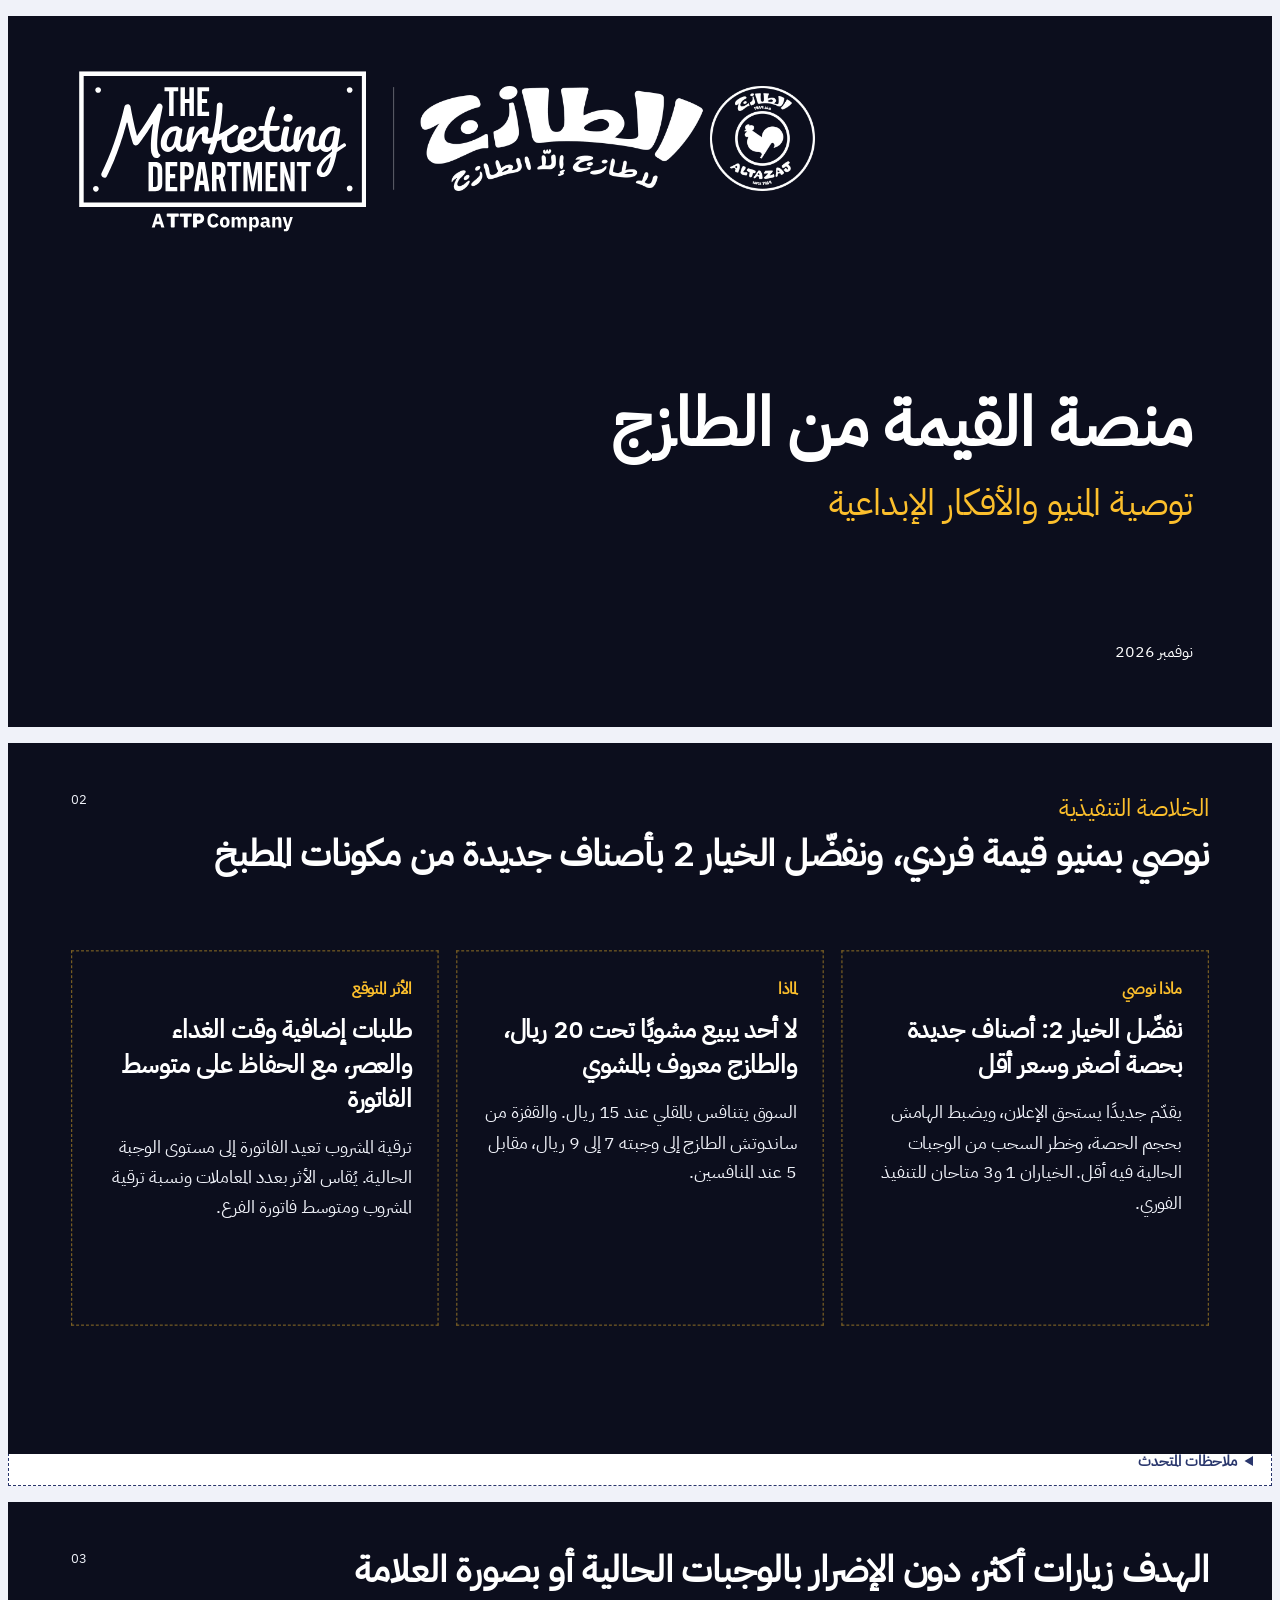
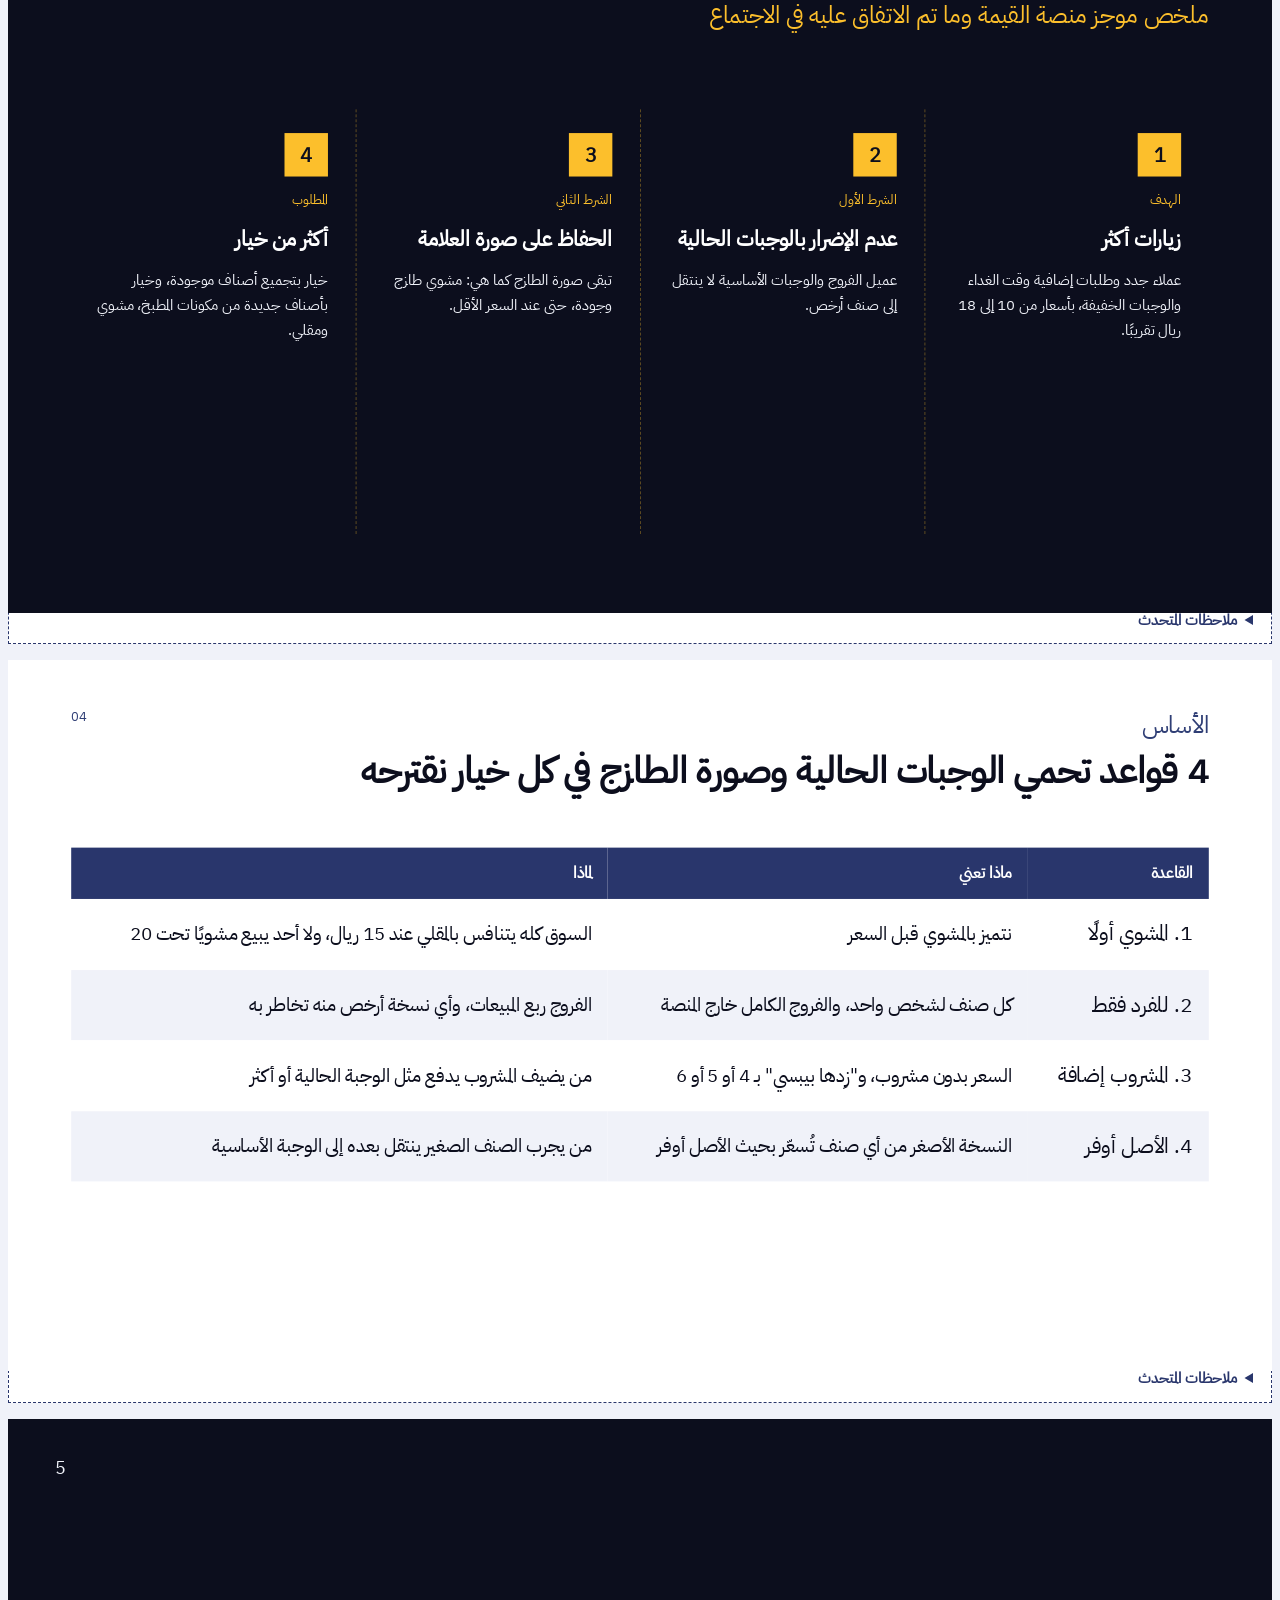
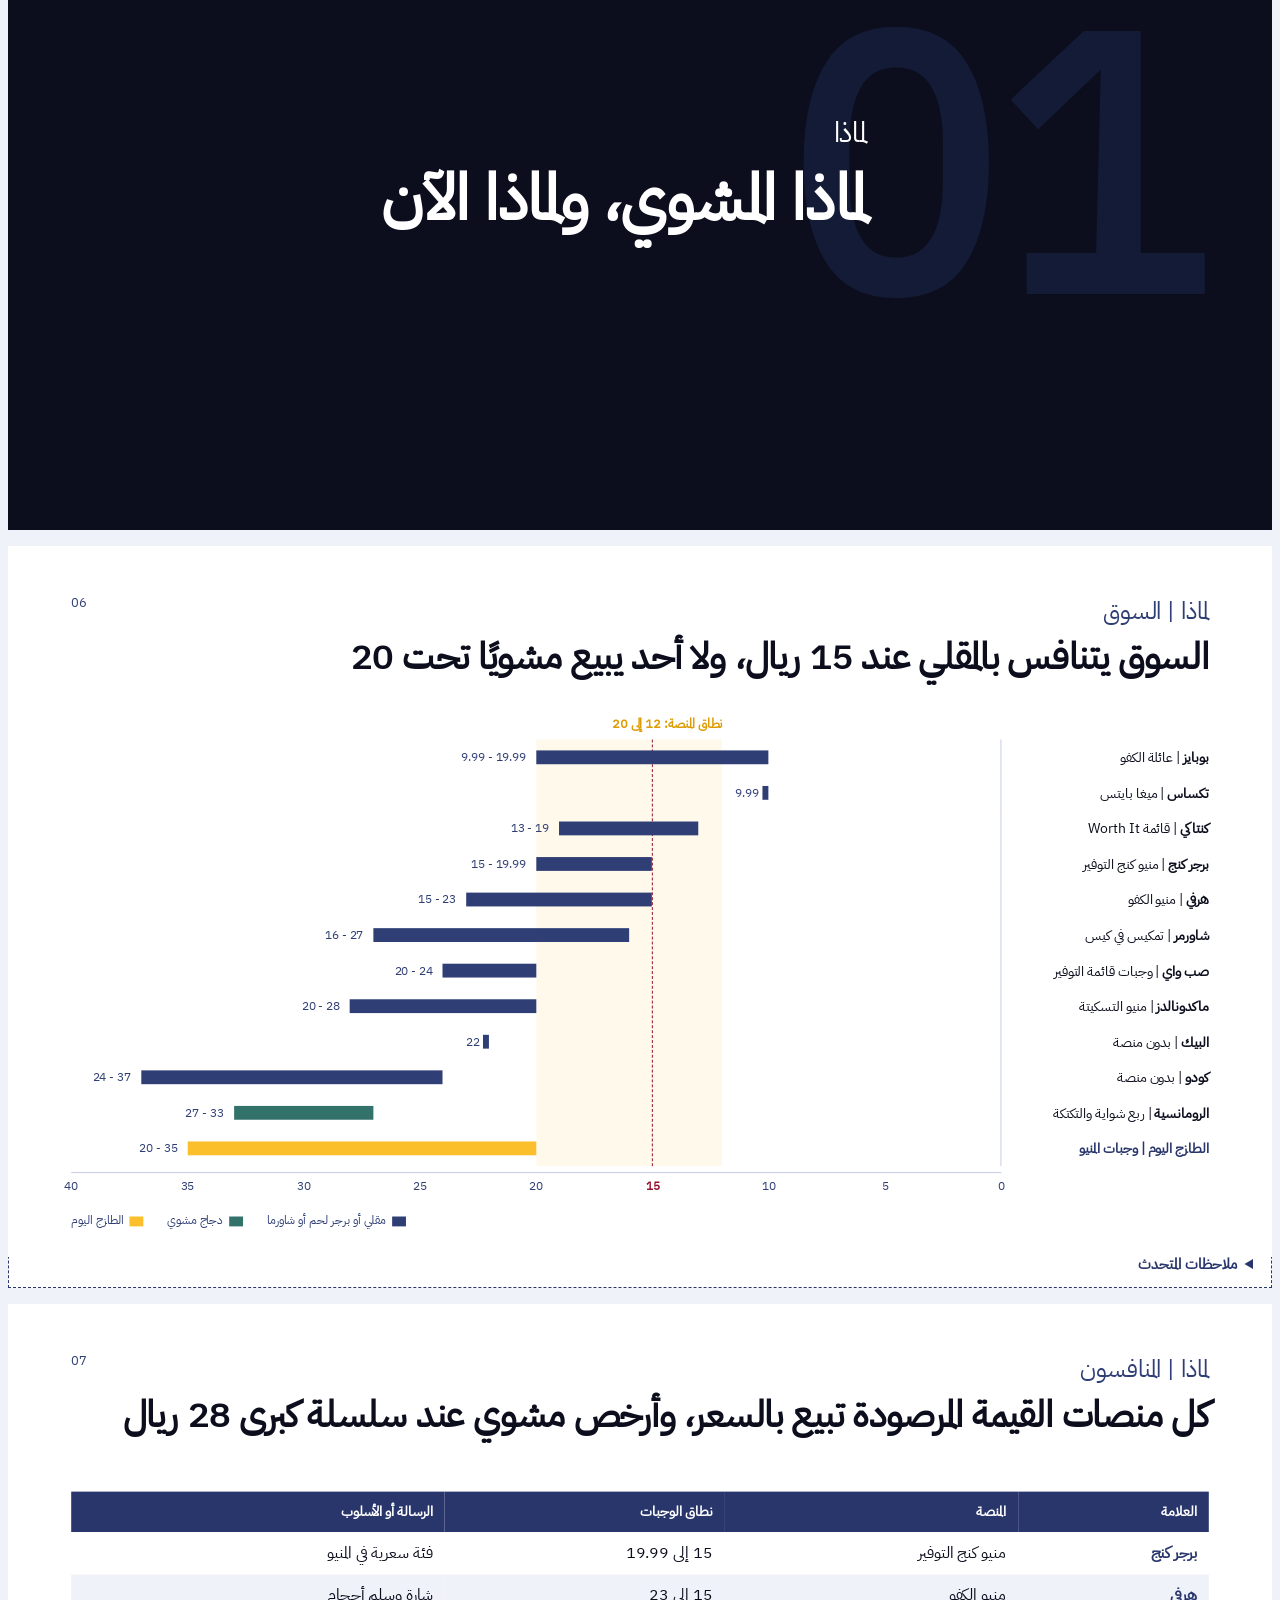
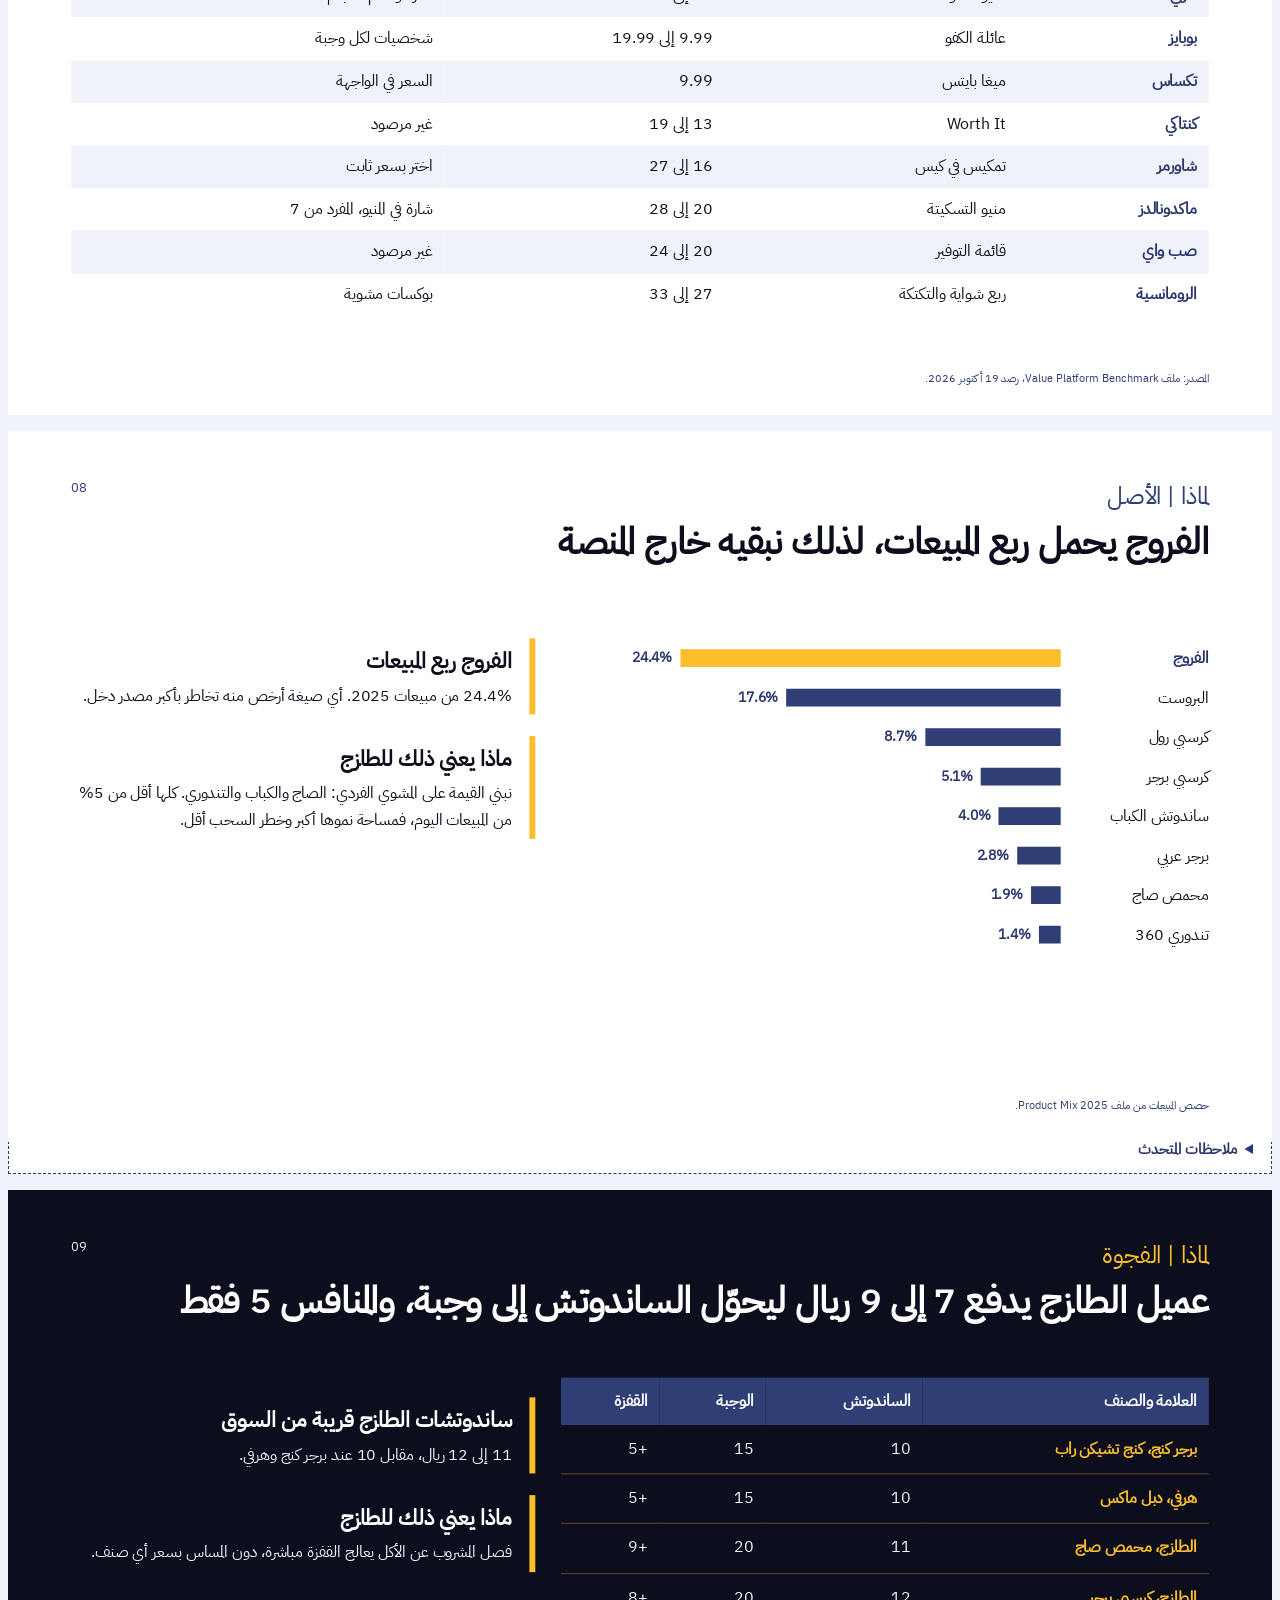
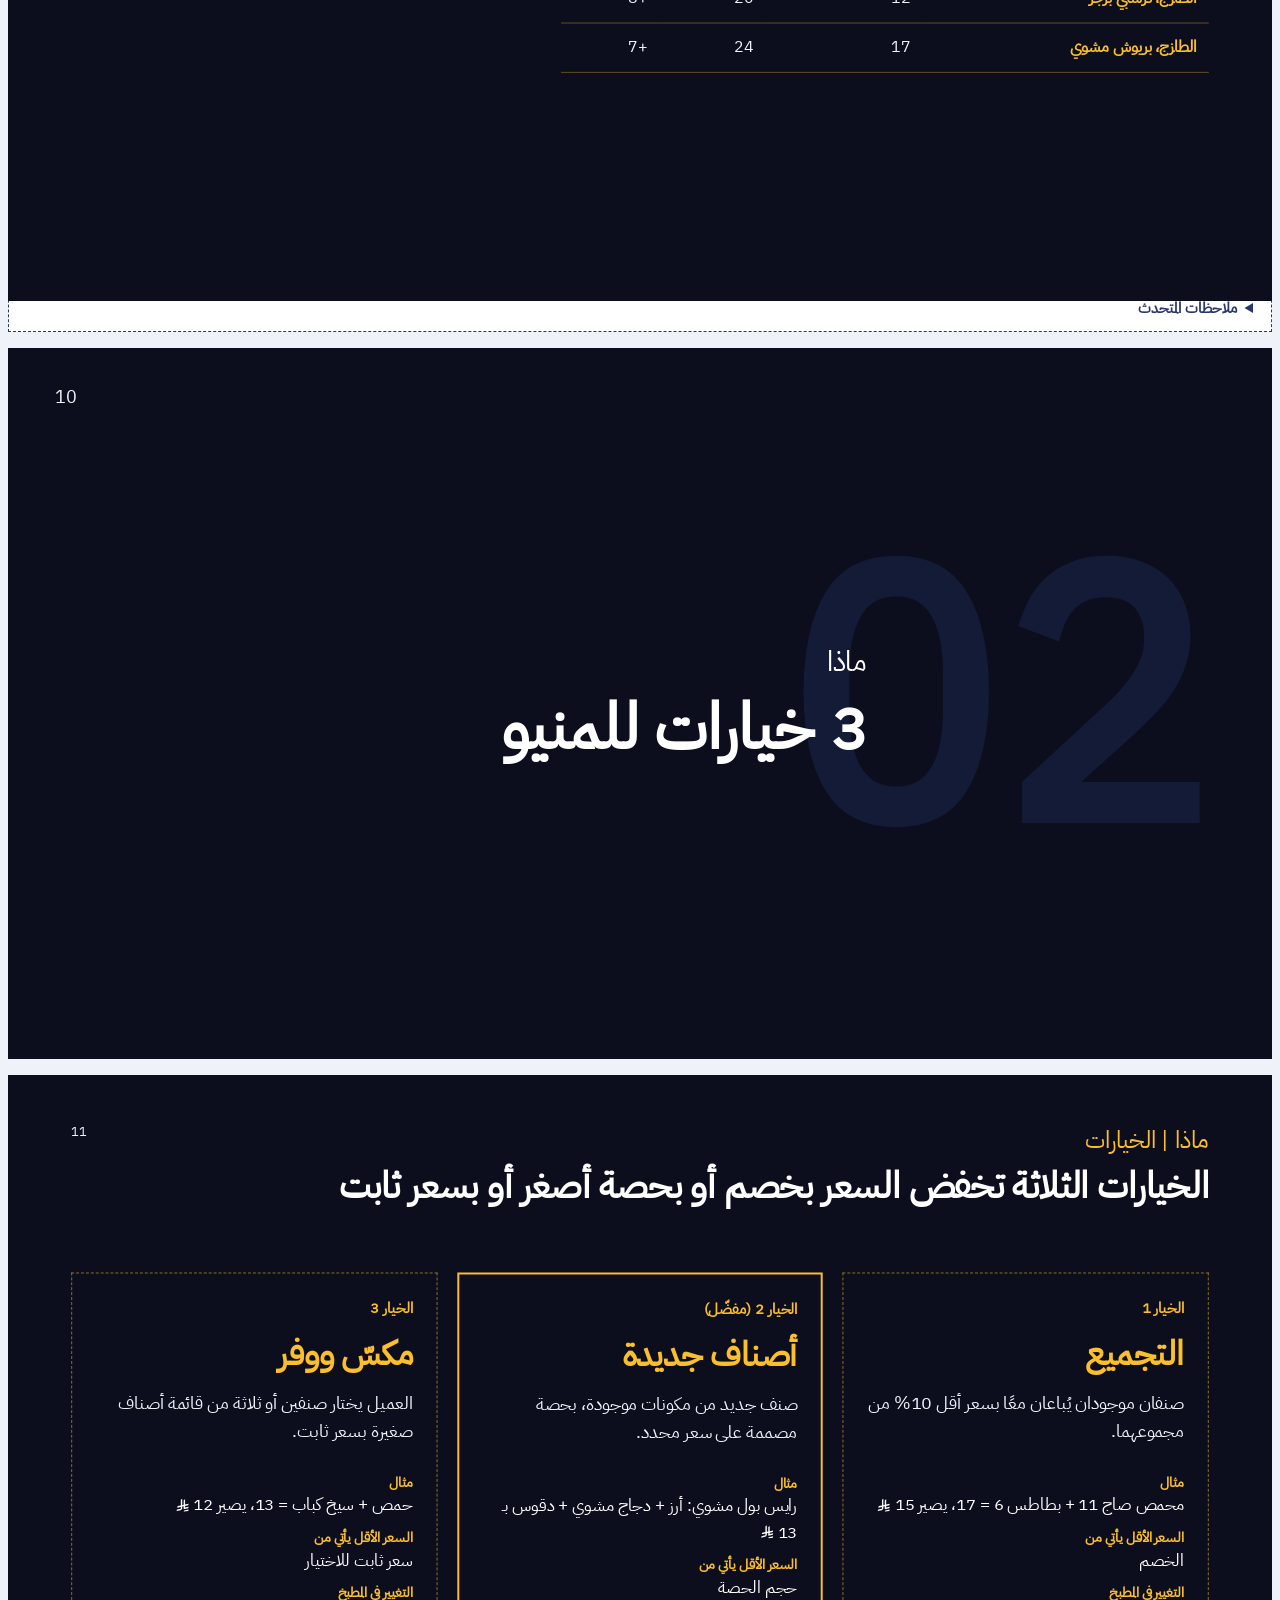
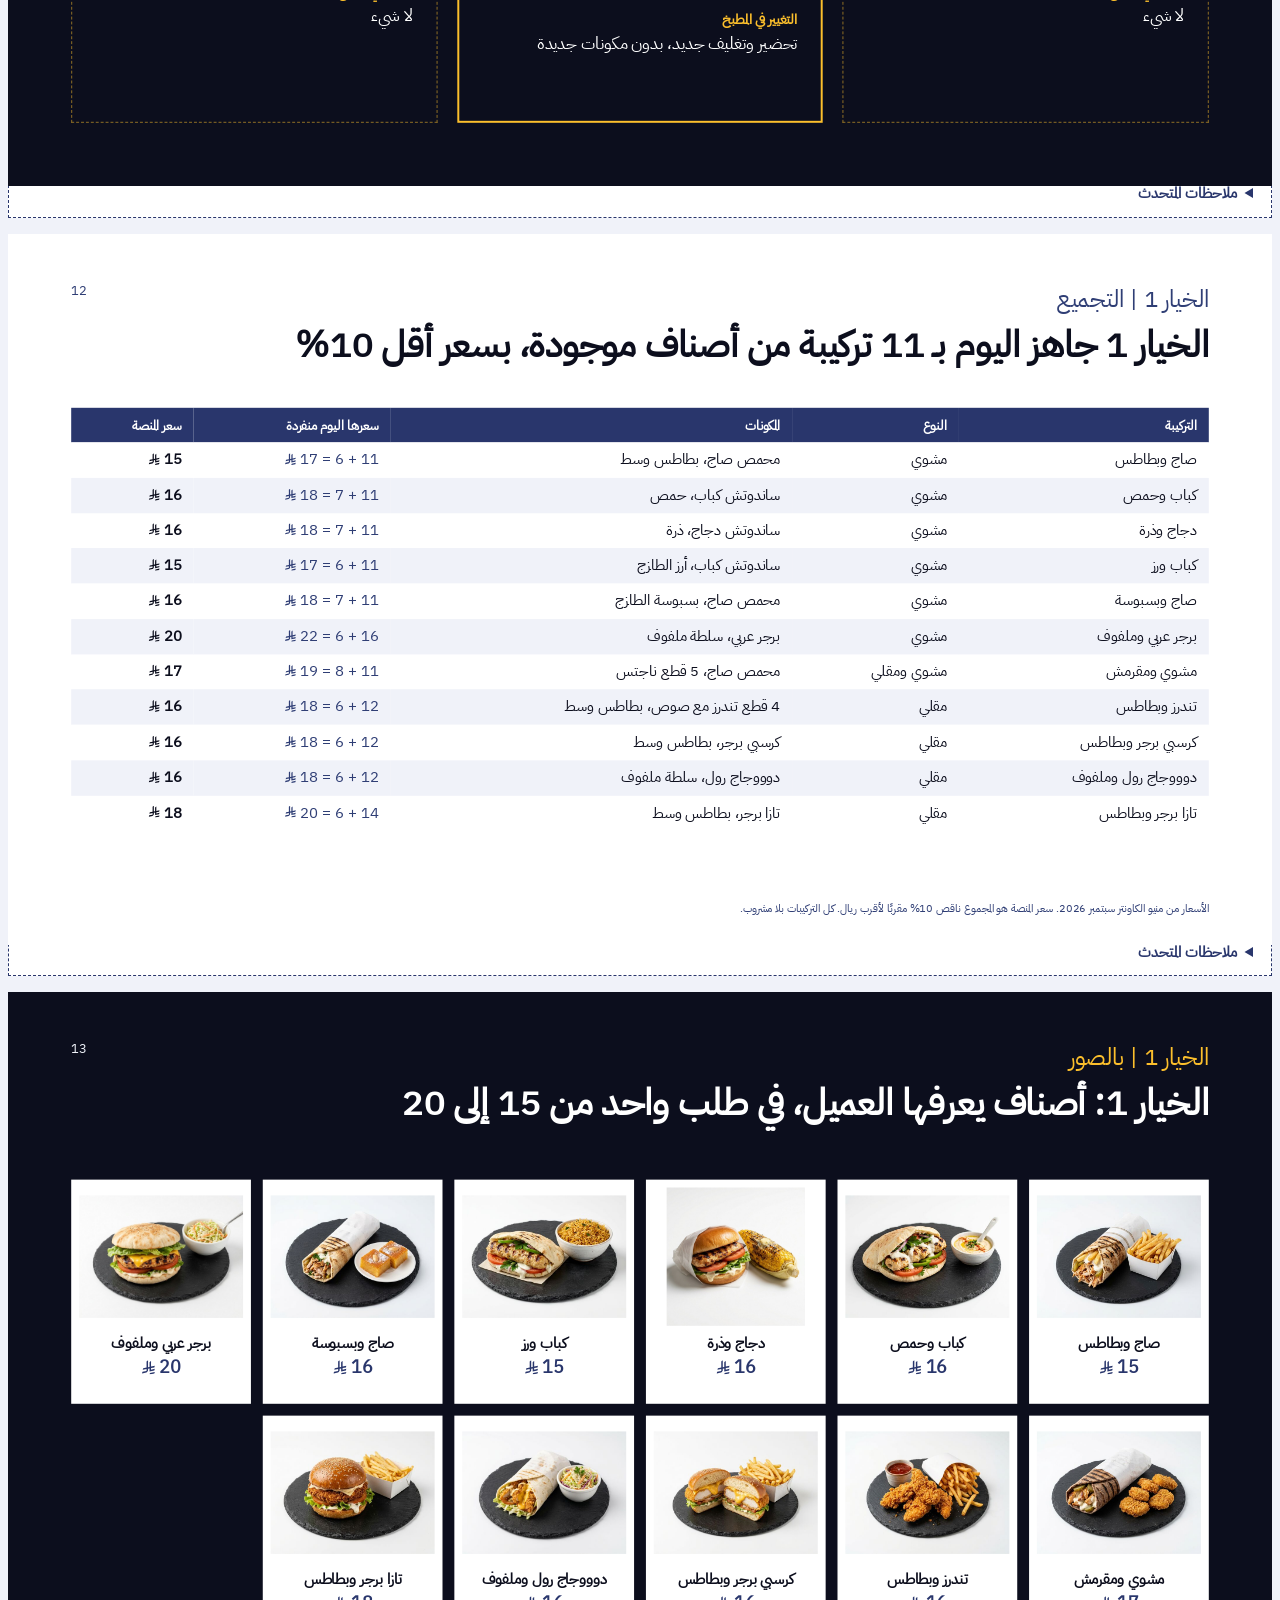
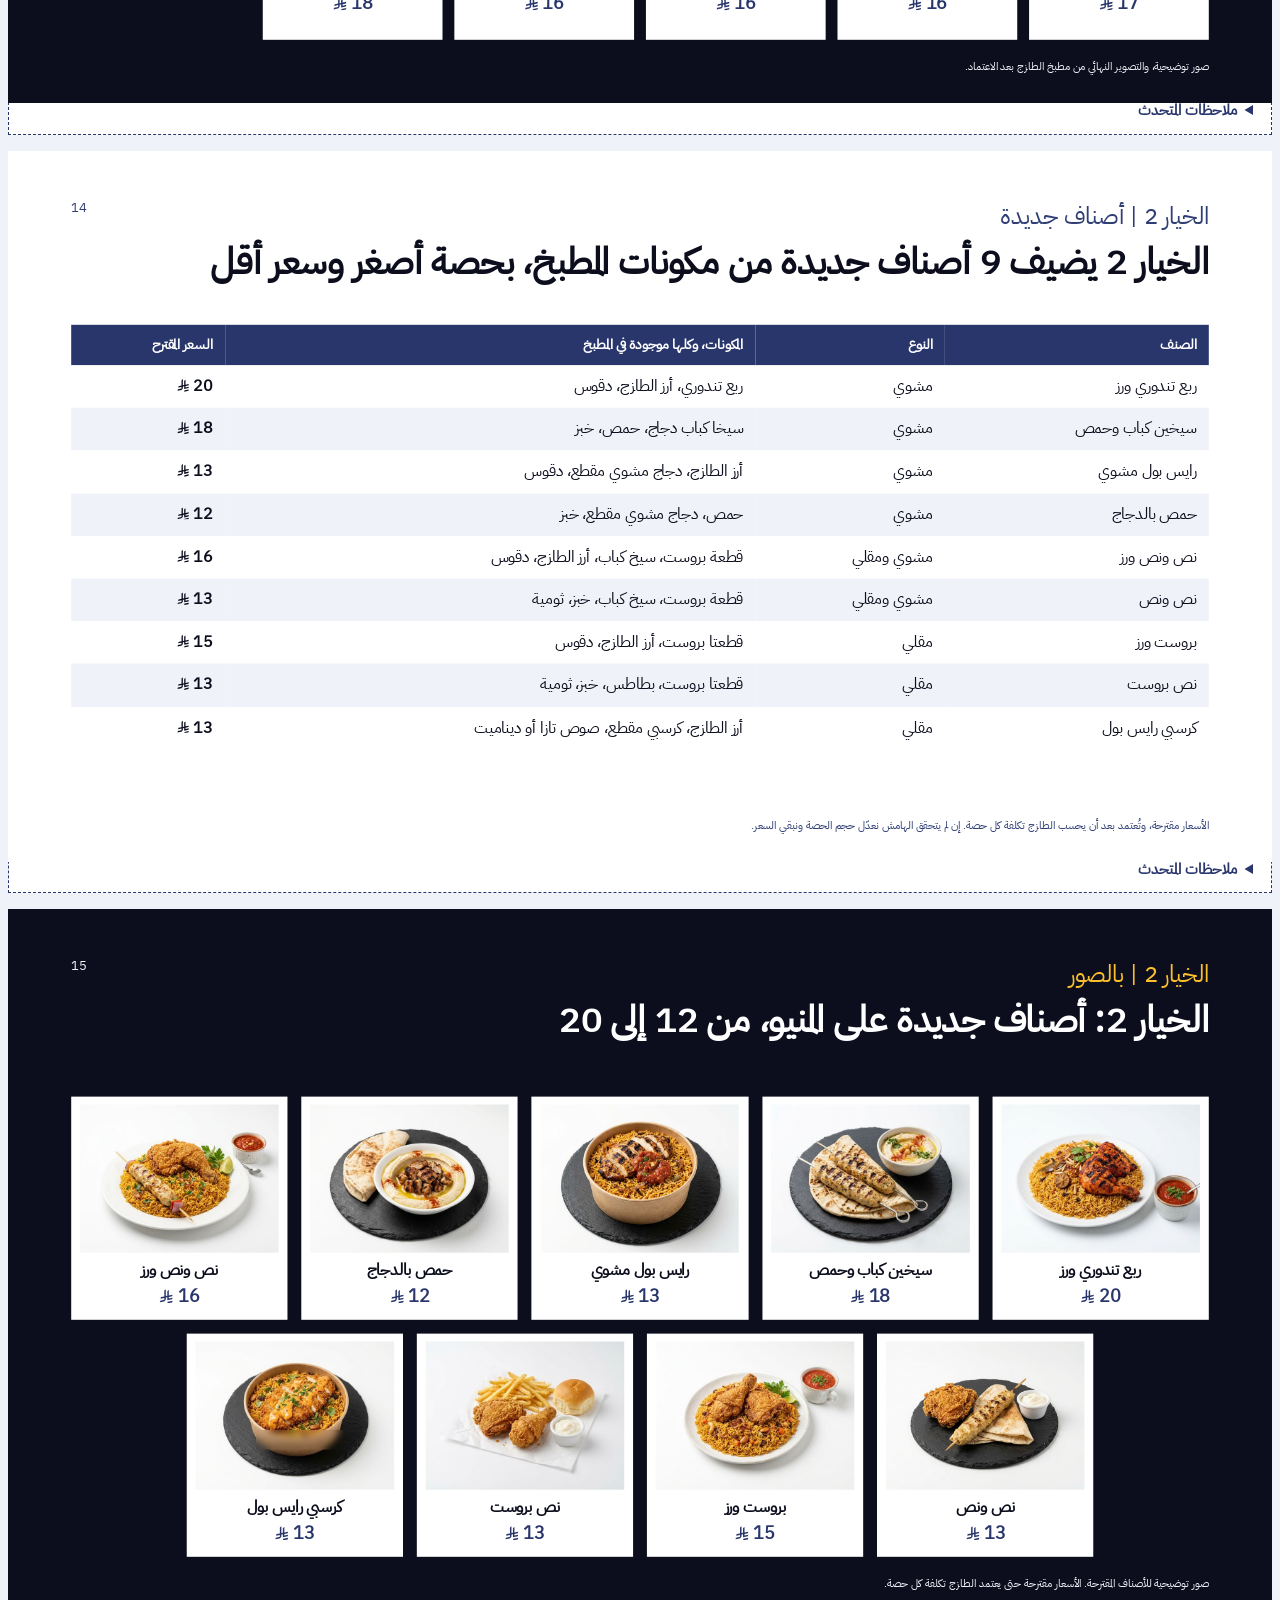
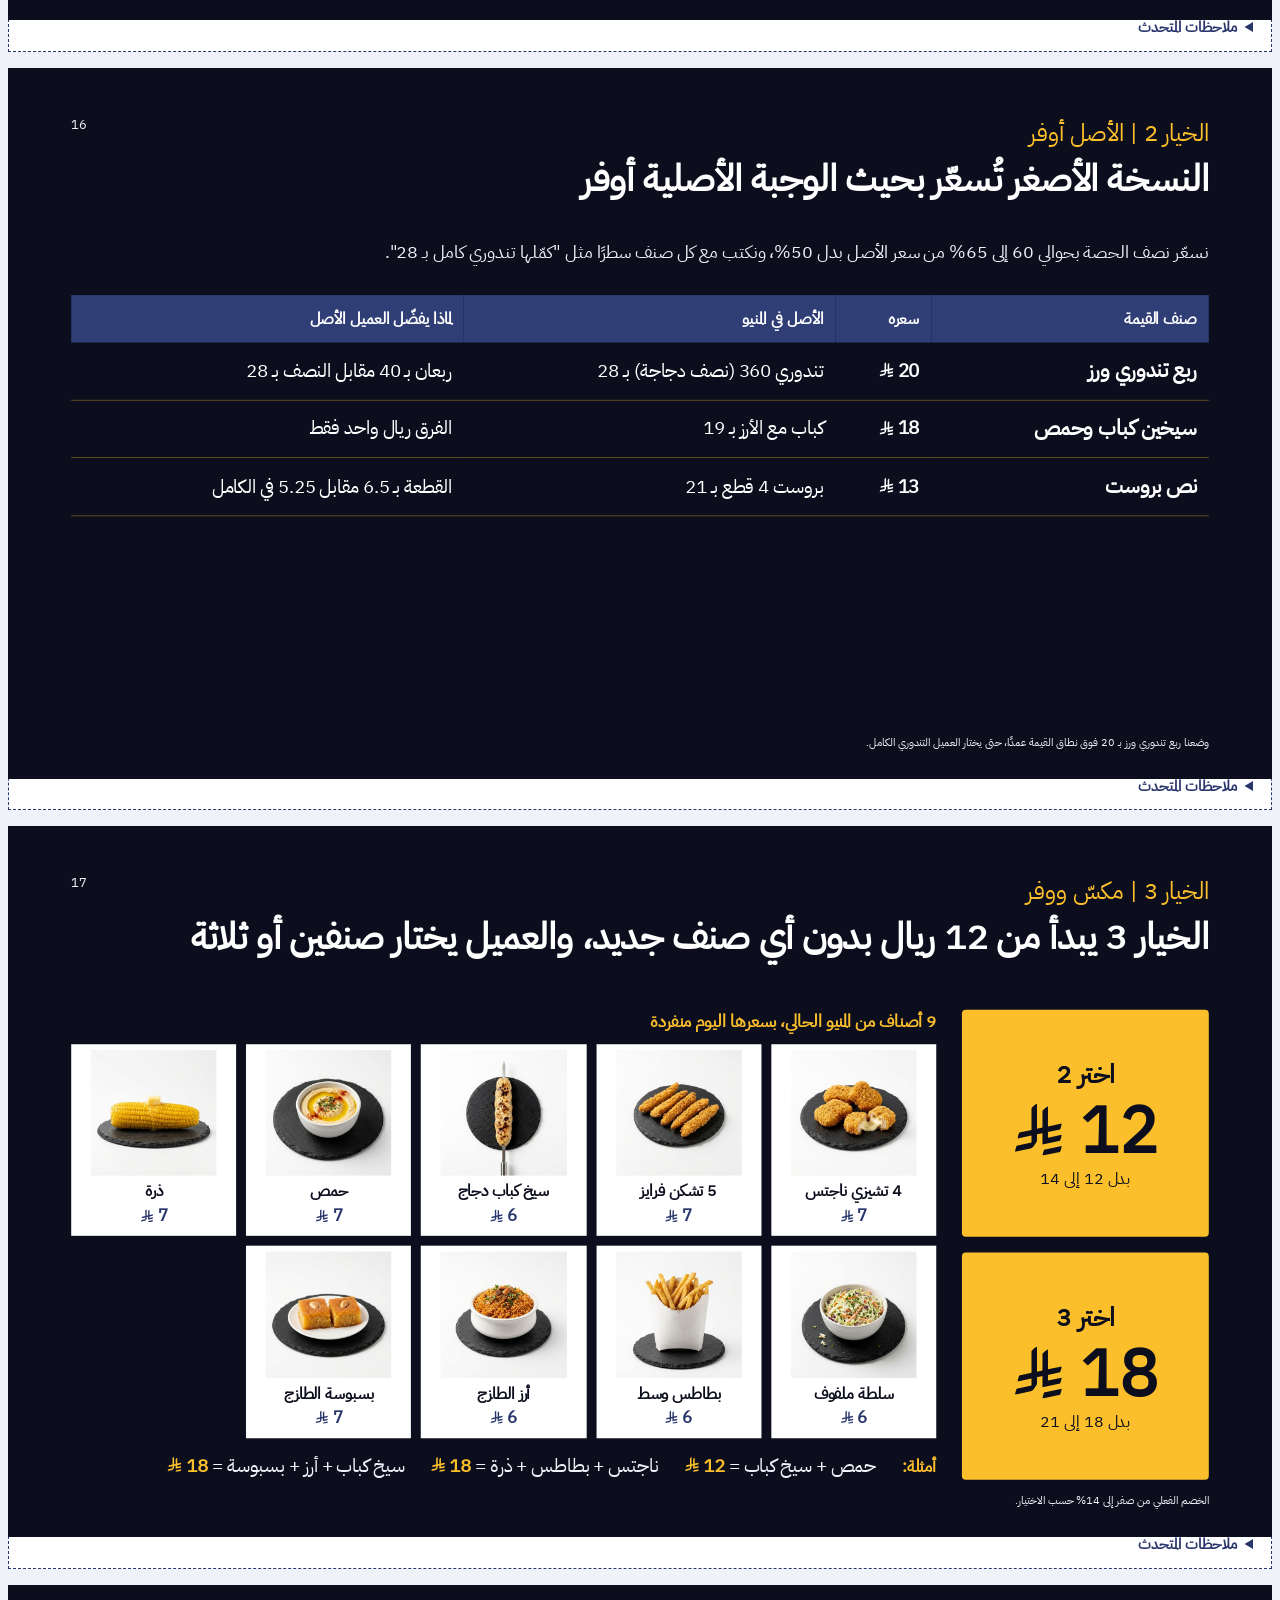
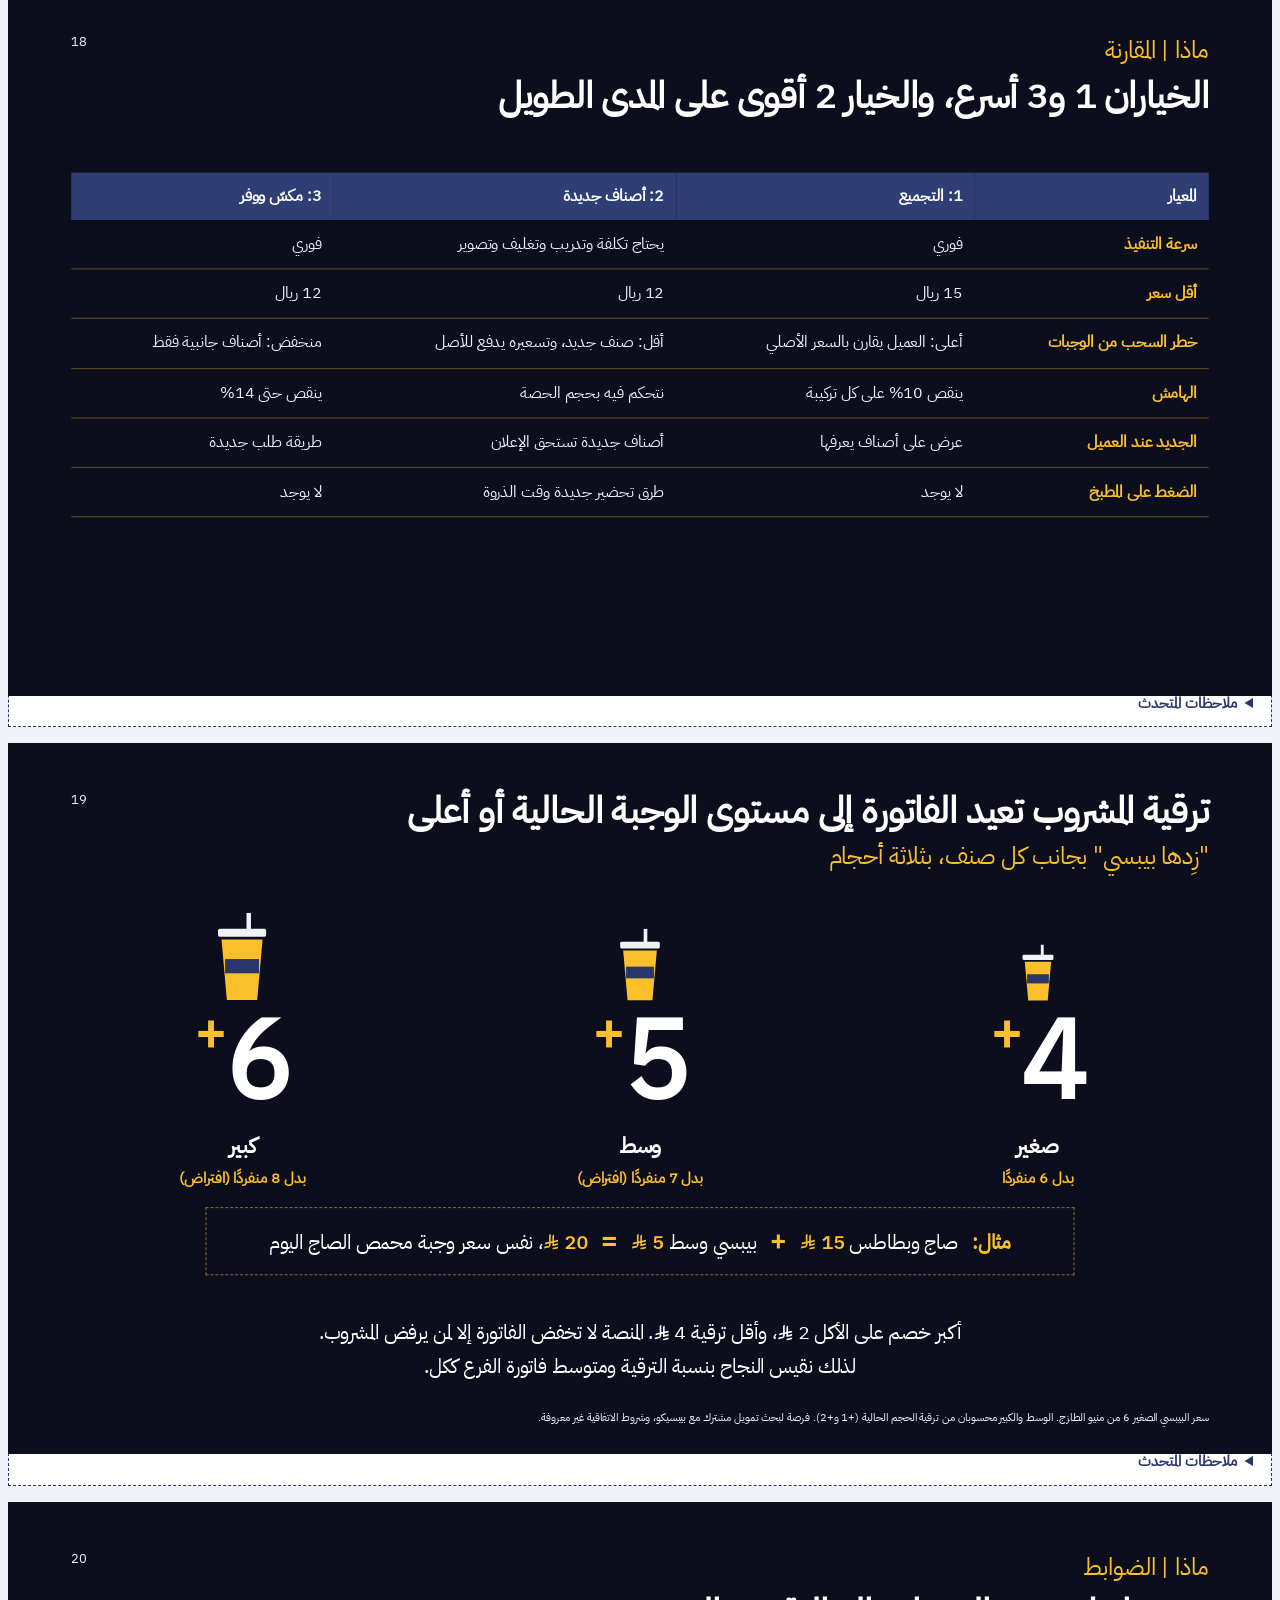
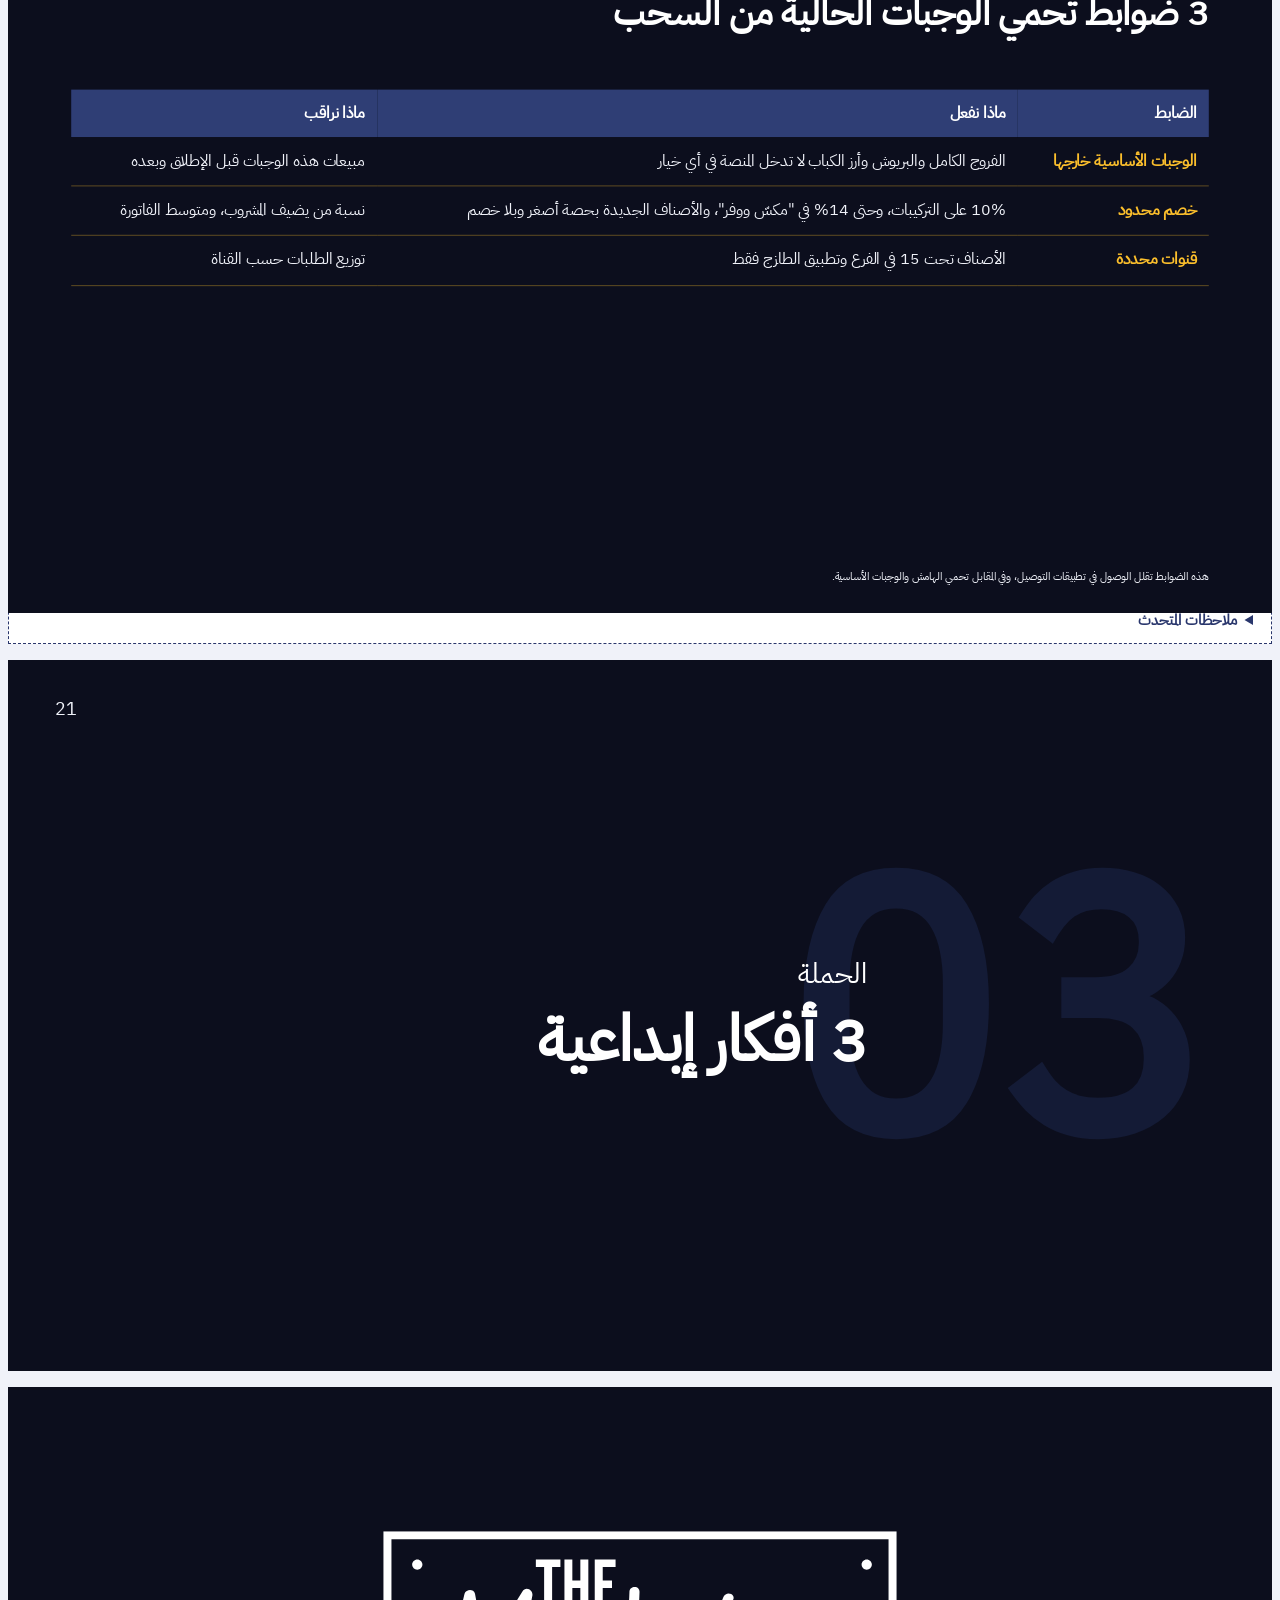
<file: altazaj-value-platform/index.html>
<!doctype html>
<html lang="ar" dir="rtl">
<head>
<meta charset="utf-8">
<meta name="viewport" content="width=device-width, initial-scale=1">
<meta name="robots" content="noindex, nofollow">
<title>منصة القيمة | الطازج</title>
<link rel="stylesheet" href="colors_and_type.css">
<style>
/* ===== TMD slide foundation (tmd-brand/slides.css) ===== */
html, body { margin: 0; padding: 0; }
body { font-family: var(--tmd-font); background: #f0f2f9; }
.deck { display: flex; flex-direction: column; align-items: center; gap: 32px; padding: 32px 0; }
.slide-wrap { width: 1280px; height: 720px; flex-shrink: 0; }
.slide { width: 33.867cm; height: 19.05cm; box-sizing: border-box; padding: 48px 64px; position: relative; overflow: hidden; }
.slide.dark { background: #0C0E1D; color: #fff; }
.slide.light { background: #ffffff; color: #0C0E1D; }
.page-num { position: absolute; top: 48px; right: 64px; font-size: 13px; font-weight: 500; }
.slide.dark .page-num { color: #f0f2f9; }
.slide.light .page-num { color: #2f3e75; }
.header { position: absolute; top: 48px; left: 64px; text-align: left; max-width: 700px; }
.header .crumb { font-size: 24px; font-weight: 500; margin-bottom: 8px; }
.slide.dark .header .crumb { color: #fcbf2c; }
.slide.light .header .crumb { color: #2f3e75; }
.header .title { font-size: 37px; font-weight: 700; line-height: 1.15; }
.header .subtitle { font-size: 24px; font-weight: 500; margin-top: 6px; }
.slide.dark .header .subtitle { color: #fcbf2c; }
.slide.light .header .subtitle { color: #29366C; }
.footnote { position: absolute; bottom: 28px; left: 64px; font-size: 11px; color: #2f3e75; }
.slide.dark .footnote { color: #f0f2f9; }
.slide.rtl .page-num { right: auto; left: 64px; }
.slide.rtl .header { left: auto; right: 64px; text-align: right; max-width: none; }
.slide.rtl .footnote { left: auto; right: 64px; }
.sar { width: 0.8em; height: 0.8em; fill: currentColor; display: inline-block; vertical-align: -0.05em; }

/* ===== T1 Cover ===== */
.cover { padding: 0; direction: rtl; }
.cover .logo { position: absolute; top: 56px; left: 72px; height: 170px; width: auto; display: block; }
.cover .text-block { position: absolute; right: 80px; bottom: 200px; max-width: 1100px; text-align: right; }
.cover .title { font-size: 68px; font-weight: 700; line-height: 1.05; color: #fff; margin: 0 0 18px 0; }
.cover .subtitle { font-size: 36px; color: #fcbf2c; font-weight: 500; margin: 0; }
.cover .versioning { position: absolute; right: 80px; bottom: 64px; font-size: 16px; color: #fff; line-height: 1.5; text-align: right; }
.cover .versioning span { display: block; }

/* ===== T2 Section divider ===== */
.sd { padding: 0; direction: rtl; }
.sd .page-num { position: absolute; top: 36px; left: 48px; right: auto; font-size: 18px; color: #f0f2f9; }
.sd .bignum { position: absolute; right: 64px; top: 50%; transform: translateY(-50%); font-size: 360px; font-weight: 700; line-height: 0.8; color: #141B36; z-index: 1; }
.sd .content { position: absolute; right: 410px; top: 50%; transform: translateY(-50%); z-index: 2; max-width: 740px; text-align: right; }
.sd .kicker { font-size: 28px; font-weight: 400; color: #fff; margin: 0 0 10px 0; }
.sd .name { font-size: 64px; font-weight: 700; line-height: 1.15; color: #fff; margin: 0; }

/* ===== T3 Agenda ===== */
.ag { padding: 0; direction: rtl; }
.ag .title-block { position: absolute; top: 56px; right: 80px; }
.ag .title-block .title { font-size: 37px; font-weight: 700; color: #fff; margin: 0; }
.ag .page-num { position: absolute; top: 36px; left: 48px; right: auto; font-size: 16px; color: #f0f2f9; }
.ag .items { position: absolute; top: 160px; right: 80px; left: 360px; display: flex; flex-direction: column; gap: 14px; }
.item { display: flex; align-items: stretch; gap: 14px; min-height: 50px; }
.item .box { width: 50px; min-height: 50px; background: #fcbf2c; color: #0C0E1D; display: flex; align-items: center; justify-content: center; font-weight: 700; font-size: 22px; flex-shrink: 0; box-sizing: border-box; }
.item .bar { flex: 1; min-height: 50px; border: 1px dashed rgba(252,191,44,0.55); display: flex; align-items: center; padding: 0 18px; color: #fcbf2c; font-size: 18px; font-weight: 700; box-sizing: border-box; }
.ag.crit .items { top: 200px; left: 80px; gap: 16px; }
.ag.crit .item { min-height: 72px; }
.ag.crit .item .box { min-height: 72px; width: 72px; }
.ag.crit .bar { flex-direction: column; align-items: flex-start; justify-content: center; gap: 2px; padding: 10px 20px; }
.ag.crit .bar b { font-size: 20px; color: #fcbf2c; }
.ag.crit .bar span { font-size: 16px; font-weight: 400; color: #f0f2f9; }

/* ===== T4 Content light ===== */
.ct .body { position: absolute; top: 230px; left: 64px; right: 64px; bottom: 80px; display: grid; grid-template-columns: 1fr 1fr 1fr; gap: 32px; direction: rtl; }
.ct .col { padding-top: 22px; border-top: 6px solid #29366C; text-align: right; }
.ct .col.accent { border-top-color: #fcbf2c; }
.ct .col h3 { font-size: 28px; font-weight: 700; margin: 0 0 14px; color: #0C0E1D; }
.ct .col p { font-size: 17px; line-height: 1.7; color: #0C0E1D; margin: 0; max-width: 340px; }
.ct .col .num { font-size: 13px; font-weight: 700; color: #2f3e75; margin-bottom: 12px; }

/* ===== T5 Content dark ===== */
.cd .body { position: absolute; top: 210px; left: 64px; right: 64px; bottom: 80px; display: grid; grid-template-columns: 1fr 1fr; gap: 56px; align-items: center; direction: rtl; }
.lede { font-size: 32px; line-height: 1.5; font-weight: 500; color: #fff; max-width: 540px; text-align: right; }
.lede em { font-style: normal; color: #fcbf2c; }
.points { display: flex; flex-direction: column; gap: 18px; }
.pt { padding: 16px 22px; border: 1px dashed rgba(252,191,44,0.55); text-align: right; }
.pt h4 { margin: 0 0 6px; font-size: 22px; font-weight: 700; color: #fff; }
.pt p { margin: 0; font-size: 16px; line-height: 1.6; color: #f0f2f9; }

/* ===== T6 Stats ===== */
.st .body { position: absolute; top: 200px; left: 64px; right: 64px; bottom: 260px; display: grid; grid-template-columns: repeat(3, 1fr); gap: 56px; align-items: end; direction: rtl; }
.sc { display: flex; flex-direction: column; align-items: center; text-align: center; }
.sc .unit { font-size: 15px; color: #fcbf2c; margin-top: 16px; line-height: 1.5; font-weight: 700; max-width: 100%; }
.sc .num { font-size: 112px; font-weight: 700; line-height: 0.9; color: #fff; direction: ltr; }
.sc .num small { font-size: 0.45em; font-weight: 600; margin-left: 2px; vertical-align: top; color: #fcbf2c; }
.sc .num .sar { width: 0.42em; height: 0.42em; color: #fcbf2c; vertical-align: top; margin-right: 8px; margin-top: 6px; }
.sc .name { font-size: 22px; font-weight: 700; color: #fff; margin-top: 18px; }
.sc .name + .unit { margin-top: 6px; }
.st .caption { position: absolute; left: 64px; right: 64px; bottom: 120px; font-size: 22px; line-height: 1.7; color: #fff; font-weight: 400; text-align: center; margin: 0; }
.st .caption span { display: block; }
.st .caption .sar { width: 0.8em; height: 0.8em; }

/* ===== T7 Comparison ===== */
.cmp .body { position: absolute; top: 210px; left: 64px; right: 64px; bottom: 80px; display: grid; grid-template-columns: 1fr 1fr; gap: 32px; direction: rtl; }
.cc { background: #0C0E1D; padding: 32px; display: flex; flex-direction: column; gap: 16px; color: #fff; text-align: right; }
.cc.us { background: #fff; border: 1.5px dashed #29366C; color: #0C0E1D; }
.cc .tag { font-size: 14px; font-weight: 700; color: #fcbf2c; }
.cc.us .tag { color: #29366C; }
.cc h3 { margin: 0; font-size: 38px; font-weight: 700; color: #fff; }
.cc.us h3 { color: #0C0E1D; }
.cc ul { list-style: none; padding: 0; margin: 8px 0 0; display: flex; flex-direction: column; gap: 10px; }
.cc li { font-size: 17px; color: #fff; padding-right: 18px; position: relative; line-height: 1.6; }
.cc.us li { color: #0C0E1D; }
.cc li:before { content: ""; position: absolute; right: 0; top: 13px; width: 10px; height: 2px; background: #f0f2f9; }
.cc.us li:before { background: #fcbf2c; }

/* ===== T8 Tables ===== */
.tb .body { position: absolute; top: 190px; left: 64px; right: 64px; bottom: 70px; direction: rtl; }
table.tmd { width: 100%; border-collapse: collapse; font-size: 16px; text-align: right; }
table.tmd th { background: #29366C; color: #fff; font-weight: 700; padding: 10px 12px; font-size: 14px; }
table.tmd td { padding: 8px 12px; line-height: 1.45; vertical-align: middle; }
.slide.light table.tmd tbody tr:nth-child(odd) td { background: #ffffff; }
.slide.light table.tmd tbody tr:nth-child(even) td { background: #f0f2f9; }
.slide.dark table.tmd th { background: #2f3e75; font-size: 16px; padding: 12px; }
.slide.dark table.tmd td { padding: 13px 12px; border-bottom: 1px solid rgba(252,191,44,0.35); color: #f0f2f9; }
.slide.dark table.tmd td.k { color: #fcbf2c; font-weight: 700; }
table.tmd td.tier { font-weight: 700; color: #29366C; }
table.tmd td.price { font-weight: 700; font-size: 18px; color: #0C0E1D; white-space: nowrap; }
table.tmd td.was { color: #2f3e75; white-space: nowrap; }
table.tmd .badge { display: inline-block; background: #fcbf2c; color: #0C0E1D; font-size: 12px; font-weight: 700; padding: 2px 8px; border-radius: 2px; margin-right: 6px; }
table.tmd .badge.new { background: #29366C; color: #fff; }
.slide.light table.tmd tbody tr.hero td { background: #fff9eb; }

/* Range chart (landscape) */
.rc { position: absolute; top: 196px; left: 64px; right: 64px; bottom: 64px; direction: rtl; }
.rc .row { display: grid; grid-template-columns: 210px 1fr; align-items: center; height: 36px; }
.rc .lbl { font-size: 14px; font-weight: 500; color: #0C0E1D; text-align: right; padding-left: 12px; }
.rc .lbl b { font-weight: 700; }
.rc .lbl.us { color: #29366C; font-weight: 700; }
.rc .track { position: relative; height: 36px; border-right: 1px solid #c5cce8; }
.rc .rbar { position: absolute; top: 11px; height: 14px; background: #2f3e75; }
.rc .rbar.grill { background: #33716b; }
.rc .rbar.us { background: #fcbf2c; }
.rc .rbar.mark { width: 6px !important; }
.rc .val { position: absolute; top: 9px; font-size: 12px; font-weight: 500; color: #2f3e75; white-space: nowrap; direction: ltr; }
.rc .axis { display: grid; grid-template-columns: 210px 1fr; margin-top: 6px; }
.rc .axis .ticks { position: relative; height: 20px; border-top: 1px solid #c5cce8; }
.rc .axis .ticks span { position: absolute; top: 4px; font-size: 12px; color: #2f3e75; transform: translateX(50%); }
.rc .zone { position: absolute; top: 0; height: 432px; background: #fff9eb; }
.rc .zone-lbl { position: absolute; top: -26px; font-size: 13px; font-weight: 700; color: #dd9c03; white-space: nowrap; }
.rc .anchor { position: absolute; top: 0; height: 432px; border-right: 1px dashed #92112d; }
.rc .anchor-lbl { position: absolute; top: -26px; font-size: 13px; font-weight: 700; color: #92112d; white-space: nowrap; }
.legend { position: absolute; bottom: 28px; left: 64px; display: flex; gap: 24px; font-size: 12px; color: #2f3e75; direction: rtl; }
.legend i { display: inline-block; width: 14px; height: 10px; margin-left: 6px; vertical-align: middle; }

/* ===== T9 Timeline ===== */
.tl .body { position: absolute; top: 220px; left: 64px; right: 64px; bottom: 80px; direction: rtl; }
.tl .axis { position: relative; display: flex; align-items: stretch; gap: 0; }
.tl .axis::before { content: ""; position: absolute; left: 0; right: 0; top: 56px; height: 1px; background: rgba(252,191,44,0.4); }
.tl .year-cell { flex: 1; position: relative; padding-top: 96px; display: flex; flex-direction: column; gap: 14px; border-left: 1px dashed rgba(252,191,44,0.25); padding-right: 22px; padding-left: 22px; }
.tl .year-cell:last-child { border-left: 0; }
.tl .year-cell .year { position: absolute; top: 0; right: 22px; font-size: 26px; font-weight: 700; color: #fff; }
.tl .year-cell .dot { position: absolute; top: 50px; right: 22px; width: 14px; height: 14px; background: #fcbf2c; border-radius: 50%; }
.tl .year-cell h4 { margin: 0; font-size: 18px; font-weight: 700; color: #fcbf2c; }
.tl .year-cell p { margin: 0; font-size: 14px; line-height: 1.6; color: #f0f2f9; max-width: 210px; }
.tl .year-cell .q { font-size: 15px; color: #fff; font-weight: 500; }

/* ===== T11 Phase chevrons ===== */
.pc-flow .body { position: absolute; top: 210px; left: 64px; right: 64px; bottom: 80px; display: flex; flex-direction: column; justify-content: center; direction: rtl; }
.phases { display: flex; align-items: stretch; gap: 0; height: 360px; }
.phase { flex: 1; clip-path: polygon(38px 0, 100% 0, calc(100% - 38px) 50%, 100% 100%, 38px 100%, 0 50%); padding: 36px 64px 36px 56px; background: #f0f2f9; color: #0C0E1D; display: flex; flex-direction: column; justify-content: center; gap: 10px; text-align: right; }
.phase:first-child { clip-path: polygon(38px 0, 100% 0, 100% 100%, 38px 100%, 0 50%); padding-right: 32px; }
.phase + .phase { margin-right: -28px; }
.phase.active { background: #fcbf2c; }
.phase .n { font-size: 14px; font-weight: 700; color: #29366C; direction: ltr; text-align: right; }
.phase.active .n { color: #0C0E1D; }
.phase h4 { font-size: 26px; font-weight: 700; margin: 0; color: #0C0E1D; }
.phase .duration { font-size: 13px; font-weight: 600; color: #29366C; }
.phase.active .duration { color: #0C0E1D; }
.phase p { font-size: 14px; line-height: 1.7; margin: 6px 0 0; color: #29366C; max-width: 230px; }
.phase.active p { color: #0C0E1D; }

/* ===== T12 Process steps ===== */
.ps .body { position: absolute; top: 210px; left: 64px; right: 64px; bottom: 80px; display: grid; grid-template-columns: repeat(4, 1fr); gap: 0; align-items: stretch; direction: rtl; }
.ps .step { padding: 24px 28px 24px 24px; position: relative; display: flex; flex-direction: column; gap: 14px; border-left: 1px dashed rgba(252,191,44,0.35); text-align: right; }
.ps .step:last-child { border-left: 0; }
.ps .step .badge { width: 44px; height: 44px; background: #fcbf2c; color: #0C0E1D; display: flex; align-items: center; justify-content: center; font-weight: 700; font-size: 20px; }
.ps .step h4 { margin: 0; font-size: 21px; font-weight: 700; color: #fff; }
.ps .step p { margin: 0; font-size: 15px; line-height: 1.65; color: #f0f2f9; max-width: 240px; }
.ps .step .tag { font-size: 13px; font-weight: 500; color: #fcbf2c; }

/* ===== T13 Pros vs cons ===== */
.pcn .body { position: absolute; top: 200px; left: 64px; right: 64px; bottom: 70px; display: grid; grid-template-columns: 1fr 1fr; gap: 28px; direction: rtl; }
.pcn .col { display: flex; flex-direction: column; gap: 12px; padding: 24px 28px; background: #fff; text-align: right; }
.pcn .col h4 { margin: 0; font-size: 22px; font-weight: 700; color: #0C0E1D; padding-bottom: 12px; }
.pcn .col.pros h4 { border-bottom: 6px solid #33716b; }
.pcn .col.cons h4 { border-bottom: 6px solid #92112d; }
.pcn .col ul { list-style: none; padding: 0; margin: 6px 0 0; display: flex; flex-direction: column; gap: 12px; }
.pcn .col li { font-size: 16px; line-height: 1.65; color: #0C0E1D; display: grid; grid-template-columns: 22px 1fr; gap: 12px; align-items: start; }
.pcn .col li svg { width: 22px; height: 22px; margin-top: 3px; }

/* ===== T-Closing ===== */
.end { padding: 0; display: flex; flex-direction: column; align-items: center; justify-content: center; gap: 60px; direction: rtl; }
.end .logo { width: 520px; height: auto; display: block; }
.end .thanks { font-size: 64px; font-weight: 700; color: #fff; margin: 0; line-height: 1; }

/* ===== Viewer + print ===== */
@media screen and (max-width: 1340px) {
  .deck { gap: 16px; padding: 16px 0; }
}
@page { size: 1280px 720px; margin: 0; }
@media print {
  body { background: #fff; }
  .deck { display: block; padding: 0; gap: 0; }
  .slide-wrap { width: 1280px; height: 720px; transform: none !important; margin: 0 !important; break-after: page; page-break-after: always; }
  .slide-wrap:last-child { break-after: auto; page-break-after: auto; }
}
/* ===== v3 additions (TMD palette only) ===== */
details.notes { width: 1280px; box-sizing: border-box; background: #fff; border: 1px dashed #29366C; padding: 10px 18px; font-size: 15px; line-height: 1.7; color: #0C0E1D; direction: rtl; text-align: right; margin-top: -16px; }
details.notes summary { cursor: pointer; font-weight: 700; color: #29366C; }
details.notes p { margin: 6px 0 0; }
.deck > .unit-wrap { display: flex; flex-direction: column; align-items: center; gap: 0; }
@media print { details.notes { display: none !important; } }

/* executive summary 2x2 */
.quad { position: absolute; top: 200px; left: 64px; right: 64px; bottom: 70px; display: grid; grid-template-columns: 1fr 1fr; grid-template-rows: 1fr 1fr; gap: 18px; direction: rtl; }
.quad .q { border: 1px dashed rgba(252,191,44,0.55); padding: 18px 22px; text-align: right; }
.quad .q .k { font-size: 14px; font-weight: 700; color: #fcbf2c; margin-bottom: 6px; }
.quad .q h4 { margin: 0 0 10px; font-size: 25px; font-weight: 700; color: #fff; line-height: 1.4; }
.quad .q p { margin: 0; font-size: 17px; line-height: 1.6; color: #f0f2f9; }
.quad .q.ask { background: #fcbf2c; border-color: #fcbf2c; }
.quad .q.ask .k, .quad .q.ask h4, .quad .q.ask p { color: #0C0E1D; }

/* source tags */
.src { display: inline-block; font-size: 11px; font-weight: 700; padding: 1px 6px; border-radius: 2px; margin-right: 4px; vertical-align: middle; }
.slide.dark .src { background: #2f3e75; color: #f0f2f9; }
.slide.light .src { background: #f0f2f9; color: #29366C; }
.src.as { background: #fff9eb !important; color: #dd9c03 !important; }
.src.gap { background: #fdedf0 !important; color: #92112d !important; }

/* horizontal bars (sales mix) */
.hb { position: absolute; top: 210px; right: 64px; width: 620px; direction: rtl; }
.hb .row { display: grid; grid-template-columns: 150px 1fr; align-items: center; height: 40px; }
.hb .lbl { font-size: 16px; color: #0C0E1D; text-align: right; padding-left: 12px; }
.hb .lbl.us { font-weight: 700; color: #29366C; }
.hb .track { position: relative; height: 40px; }
.hb .b { position: absolute; right: 0; top: 11px; height: 18px; background: #2f3e75; }
.hb .b.us { background: #fcbf2c; }
.hb .v { position: absolute; top: 9px; font-size: 14px; font-weight: 700; color: #29366C; }
.side { position: absolute; top: 210px; left: 64px; width: 470px; direction: rtl; text-align: right; }
.side .so { border-right: 6px solid #fcbf2c; padding: 6px 18px 6px 0; margin-bottom: 22px; }
.side .so h4 { margin: 0 0 6px; font-size: 22px; font-weight: 700; color: #0C0E1D; }
.side .so p { margin: 0; font-size: 16px; line-height: 1.65; color: #0C0E1D; }
.slide.dark .side .so h4 { color: #fff; }
.slide.dark .side .so p { color: #f0f2f9; }

/* ticket columns */
.tk { position: absolute; top: 230px; right: 64px; width: 640px; height: 360px; direction: rtl; display: grid; grid-template-columns: repeat(4, 1fr); gap: 26px; align-items: end; border-bottom: 1px solid #f0f2f9; }
.tk .c { display: flex; flex-direction: column; align-items: center; justify-content: flex-end; height: 100%; }
.tk .bar { width: 100%; background: #2f3e75; }
.tk .bar.hi { background: #fcbf2c; }
.tk .val { font-size: 34px; font-weight: 700; color: #fff; margin-bottom: 8px; }
.tk .lb { position: absolute; bottom: -44px; font-size: 14px; color: #f0f2f9; text-align: center; width: 140px; line-height: 1.4; }
.tk .c { position: relative; }
.tk .line { position: absolute; left: -10px; right: -10px; border-top: 2px dashed #92112d; }
.tk .line span { position: absolute; right: 0; top: -26px; font-size: 13px; font-weight: 700; color: #fdedf0; background: #92112d; padding: 1px 8px; border-radius: 2px; }

/* reveal */
.reveal { position: absolute; inset: 0; display: flex; flex-direction: column; align-items: center; justify-content: center; text-align: center; direction: rtl; gap: 26px; }
.reveal .big { font-size: 120px; font-weight: 700; color: #fff; line-height: 1; }
.reveal .line2 { font-size: 34px; font-weight: 500; color: #fcbf2c; }
.reveal .small { font-size: 18px; color: #f0f2f9; max-width: 760px; line-height: 1.7; }

/* options (3 cards) */
.opts { position: absolute; top: 210px; left: 64px; right: 64px; bottom: 80px; display: grid; grid-template-columns: repeat(3, 1fr); gap: 24px; direction: rtl; }
.opt { border: 1px dashed rgba(252,191,44,0.55); padding: 22px; text-align: right; display: flex; flex-direction: column; gap: 10px; }
.opt.rec { border: 2px solid #fcbf2c; }
.opt .tag { font-size: 13px; font-weight: 700; color: #fcbf2c; }
.opt h4 { margin: 0; font-size: 22px; font-weight: 700; color: #fff; }
.opt p { margin: 0; font-size: 15px; line-height: 1.6; color: #f0f2f9; }
.opt dl { margin: 6px 0 0; font-size: 14px; line-height: 1.6; color: #f0f2f9; }
.opt dt { font-weight: 700; color: #fcbf2c; }
.opt dd { margin: 0 0 6px; }
.slide.light .opt { border-color: #29366C; }
.slide.light .opt.rec { border: 2px solid #fcbf2c; background: #fff9eb; }
.slide.light .opt h4, .slide.light .opt p, .slide.light .opt dl { color: #0C0E1D; }
.slide.light .opt .tag, .slide.light .opt dt { color: #29366C; }

/* compact table variants */
table.tmd.sm td { padding: 7px 10px; font-size: 14px; }
table.tmd.sm th { font-size: 13px; padding: 8px 10px; }
.slide.dark table.tmd.sm td { padding: 9px 10px; font-size: 15px; }
td .pill { display: inline-block; font-size: 12px; font-weight: 700; padding: 2px 8px; border-radius: 2px; }
.pill.h { background: #92112d; color: #fff; }
.pill.m { background: #dd9c03; color: #0C0E1D; }
.pill.u { background: #2f3e75; color: #fff; }
.lede-top { position: absolute; top: 172px; right: 64px; left: 64px; font-size: 18px; color: #f0f2f9; text-align: right; direction: rtl; }
.slide.light .lede-top { color: #29366C; }

/* menu photo grid */
.mgrid { position: absolute; top: 190px; left: 64px; right: 64px; bottom: 64px; display: grid; grid-template-columns: repeat(5, 1fr); grid-template-rows: 1fr 1fr; gap: 14px; direction: rtl; }
.mcard { background: #fff; position: relative; display: flex; flex-direction: column; align-items: center; padding: 8px 8px 10px; }
.mcard img { width: 100%; height: 150px; object-fit: contain; display: block; }
.mcard .mname { font-size: 16px; font-weight: 700; color: #0C0E1D; margin-top: 6px; text-align: center; }
.mcard .mprice { font-size: 18px; font-weight: 700; color: #29366C; }
.mbadge { position: absolute; top: 8px; right: 8px; background: #fcbf2c; color: #0C0E1D; font-size: 11px; font-weight: 700; padding: 2px 6px; border-radius: 2px; }
/* storyboard grid */
.sgrid { position: absolute; top: 180px; left: 64px; right: 64px; bottom: 56px; display: grid; grid-template-columns: repeat(3, 1fr); grid-template-rows: 1fr 1fr; gap: 14px 18px; direction: rtl; }
.sgrid figure { margin: 0; display: flex; flex-direction: column; gap: 6px; min-height: 0; }
.sgrid img { width: 100%; flex: 1; min-height: 0; object-fit: contain; object-position: right center; display: block; }
.sgrid figcaption { font-size: 13px; line-height: 1.45; color: #f0f2f9; text-align: right; }
.sgrid figcaption b { display: inline-block; background: #fcbf2c; color: #0C0E1D; padding: 0 6px; margin-left: 6px; border-radius: 2px; }

/* KV grid */
.kvgrid { position: absolute; top: 180px; left: 64px; right: 64px; bottom: 56px; display: grid; grid-template-columns: 1.55fr 1fr; grid-template-rows: 1fr 1fr; gap: 12px 18px; direction: rtl; }
.kvgrid figure { margin: 0; display: flex; flex-direction: column; gap: 4px; min-height: 0; }
.kvgrid figure.big { grid-row: 1 / span 2; }
.kvgrid img { width: 100%; flex: 1; min-height: 0; object-fit: contain; object-position: right top; display: block; }
.kvgrid figcaption { font-size: 13px; color: #f0f2f9; text-align: right; }

/* 4 name options */
.opts.four { grid-template-columns: repeat(4, 1fr); gap: 18px; top: 200px; }
.opts.four .opt h4.nm { font-size: 38px; color: #fcbf2c; line-height: 1.3; }
.opts.four .opt.rec { background: #fcbf2c; }
.opts.four .opt.rec .tag, .opts.four .opt.rec h4.nm, .opts.four .opt.rec p, .opts.four .opt.rec dl, .opts.four .opt.rec dt { color: #0C0E1D; }
.opts.four .opt p.ex { font-size: 16px; font-weight: 700; color: #fff; border-bottom: 1px dashed rgba(252,191,44,0.55); padding-bottom: 10px; }
.opts.four .opt.rec p.ex { border-color: #0C0E1D; }
.opts.four .opt dd { font-size: 15px; }
.opts.four { bottom: 110px; }
.opts.four .opt { padding: 26px 22px; gap: 14px; }
.opts.four .opt .tag { font-size: 15px; }
.opts.four .opt h4.nm { font-size: 46px; }
.opts.four .opt p.ex { font-size: 18px; padding-bottom: 14px; }
.opts.four .opt dl { font-size: 17px; line-height: 1.65; }
.opts.four .opt dt { font-size: 15px; margin-top: 6px; }
.opts.four .opt dd { font-size: 17px; }
.opts.four { bottom: 90px; }
.opts.four .opt { padding: 22px 20px; gap: 10px; }
.opts.four .opt h4.nm { font-size: 42px; }
.opts.four .opt dl, .opts.four .opt dd { font-size: 16px; line-height: 1.6; }
.opts.four .opt.rec p.ex { color: #0C0E1D; }

/* v13 */
.mgrid.six { grid-template-columns: repeat(6, 1fr); }
.mgrid.six .mcard:nth-child(n+7) { grid-column: span 2; }
.mgrid.six .mcard img { height: 140px; }
.slide.st .sc .cupbox { height: 92px; display: flex; align-items: flex-end; justify-content: center; margin-bottom: 10px; }
.meal-ex { position: absolute; left: 64px; right: 64px; top: 478px; direction: rtl; display: flex; align-items: center; justify-content: center; gap: 14px; font-size: 20px; color: #fff; }
.meal-ex .k { color: #fcbf2c; font-weight: 700; }
.meal-ex b { color: #fcbf2c; }
.meal-ex .op { color: #fcbf2c; font-weight: 700; font-size: 26px; }
.nmgrid { position: absolute; top: 230px; left: 64px; right: 64px; bottom: 150px; display: grid; grid-template-columns: repeat(4, 1fr); gap: 20px; direction: rtl; }
.nmcard { border: 1px dashed rgba(252,191,44,0.55); display: flex; flex-direction: column; align-items: center; justify-content: center; gap: 14px; }
.nmcard .n { font-size: 16px; font-weight: 700; color: #fcbf2c; }
.nmcard .nm { font-size: 56px; font-weight: 700; color: #fff; }
.slide.st .body { top: 170px; bottom: 300px; }
.meal-ex { top: 452px; left: 200px; right: 200px; padding: 14px 20px; border: 1px dashed rgba(252,191,44,0.55); }
.slide.st .caption { bottom: 84px; font-size: 20px; }
.meal-ex { top: 470px; }
.slide.st .caption { bottom: 72px; }
.quad.three .q { padding: 26px 26px; }
.quad.three .q .k { font-size: 16px; margin-bottom: 12px; }
.quad.three .q h4 { font-size: 30px; margin-bottom: 16px; }
.quad.three .q p { font-size: 20px; line-height: 1.7; }

/* v14 */
.opts.two { grid-template-columns: 1fr 1fr; gap: 28px; top: 200px; bottom: 70px; }
.opts.two .opt { padding: 28px 30px; gap: 12px; }
.opts.two .opt .tag { font-size: 16px; }
.opts.two .opt h4 { font-size: 38px; color: #fcbf2c; }
.opts.two .opt p { font-size: 20px; line-height: 1.6; }
.opts.two .opt dl { font-size: 18px; line-height: 1.6; margin-top: 10px; }
.opts.two .opt dt { font-size: 15px; margin-top: 8px; }
.opts.two .opt dd { font-size: 19px; color: #fff; }
.mgrid.g3 { grid-template-columns: repeat(3, 1fr); }
.mgrid.g4 { grid-template-columns: repeat(4, 1fr); }
.mgrid.g3 .mcard img, .mgrid.g4 .mcard img { height: 150px; }
.slide.light table.tmd.sm td { padding: 10px 12px; font-size: 16px; }
.slide.light table.tmd.sm th { font-size: 14px; padding: 10px 12px; }

/* v15 */
.opts.big3 { top: 200px; bottom: 64px; gap: 20px; }
.opts.big3 .opt { padding: 24px 24px; gap: 10px; }
.opts.big3 .opt .tag { font-size: 15px; }
.opts.big3 .opt h4 { font-size: 34px; color: #fcbf2c; }
.opts.big3 .opt p { font-size: 18px; line-height: 1.6; }
.opts.big3 .opt dl { font-size: 17px; line-height: 1.55; margin-top: 8px; }
.opts.big3 .opt dt { font-size: 14px; margin-top: 8px; }
.opts.big3 .opt dd { font-size: 17px; color: #fff; }
.slide.light table.tmd.sm.tight td { padding: 7px 12px; font-size: 15px; }
.slide.light table.tmd.sm.tight th { padding: 8px 12px; font-size: 13px; }
.mgrid.g6 { grid-template-columns: repeat(6, 1fr); gap: 12px; }
.mgrid.g6 .mcard img { height: 140px; }
.mgrid.g6 .mcard .mname { font-size: 15px; }
.pick { position: absolute; top: 196px; right: 64px; left: 64px; bottom: 64px; display: grid; grid-template-columns: 300px 1fr 330px; gap: 28px; direction: rtl; }
.pk-prices { display: flex; flex-direction: column; gap: 18px; }
.pk { background: #fcbf2c; color: #0C0E1D; padding: 18px 20px; display: flex; flex-direction: column; align-items: center; border-radius: 4px; flex: 1; justify-content: center; }
.pk .n { font-size: 24px; font-weight: 700; }
.pk .p { font-size: 64px; font-weight: 700; line-height: 1.15; }
.pk .s { font-size: 15px; }
.pk-h { font-size: 15px; font-weight: 700; color: #fcbf2c; margin-bottom: 10px; text-align: right; }
.chips { display: flex; flex-wrap: wrap; gap: 8px; }
.chip { border: 1px dashed rgba(252,191,44,0.55); color: #fff; font-size: 17px; padding: 6px 12px; border-radius: 4px; }
.chip b { color: #fcbf2c; margin-right: 8px; }
.pk-ex { font-size: 20px; color: #f0f2f9; text-align: right; line-height: 1.9; }
.pk-ex b { color: #fcbf2c; }
.pk-img { position: absolute; left: 64px; top: 196px; width: 330px; height: 430px; object-fit: cover; border-radius: 4px; }
.pick { grid-template-columns: 300px 1fr; bottom: 236px; }
.pk .p { font-size: 54px; }
.pk { padding: 8px 20px; }
.pk-img { left: 64px; right: 64px; top: auto; bottom: 62px; width: 1152px; height: 160px; object-fit: cover; }
.pk-ex { display: inline-block; margin-left: 28px; font-size: 18px; line-height: 1.6; }
.pk-list .pk-h[style] { margin-top: 14px !important; }
table.tmd.big td { padding: 20px 16px; font-size: 19px; line-height: 1.5; }
table.tmd.big th { padding: 14px 16px; font-size: 16px; }
table.tmd.big td.k { font-size: 21px; white-space: nowrap; }
.chip { font-size: 19px; padding: 8px 14px; }
.pk-h { font-size: 17px; }
.pk-ex { font-size: 20px; }

/* v16 option 3 */
.pick3 { position: absolute; top: 186px; right: 64px; left: 64px; bottom: 58px; display: grid; grid-template-columns: 250px 1fr; gap: 26px; direction: rtl; }
.pick3 .pk-prices { display: flex; flex-direction: column; gap: 16px; }
.pick3 .pk { flex: 1; padding: 10px 16px; }
.pick3 .pk .n { font-size: 26px; }
.pick3 .pk .p { font-size: 66px; }
.pick3 .pk .s { font-size: 16px; }
.pk-right { display: flex; flex-direction: column; min-height: 0; }
.pgrid { flex: 1; min-height: 0; display: grid; grid-template-columns: repeat(5, 1fr); grid-template-rows: 1fr 1fr; gap: 10px; }
.pcard { background: #fff; display: flex; flex-direction: column; align-items: center; padding: 6px 6px 8px; min-height: 0; }
.pcard img { width: 100%; flex: 1; min-height: 0; object-fit: contain; }
.pcard .pn { font-size: 16px; font-weight: 700; color: #0C0E1D; margin-top: 4px; text-align: center; }
.pcard .pp { font-size: 17px; font-weight: 700; color: #29366C; }
.pk-exs { margin-top: 14px; display: flex; flex-wrap: wrap; align-items: baseline; gap: 6px 26px; }
.pk-exs .pk-h { margin: 0; }
.pk-exs .pk-ex { margin: 0; font-size: 19px; line-height: 1.5; }
.slide.dark table.tmd.big td { color: #fff; }
.dnext { position: absolute; left: 64px; right: 64px; bottom: 56px; display: grid; grid-template-columns: 1fr 1fr; gap: 20px; direction: rtl; }
.dnext > div { border: 1px dashed rgba(252,191,44,0.55); padding: 16px 20px; font-size: 18px; line-height: 1.6; color: #f0f2f9; text-align: right; }
.dnext b { display: block; color: #fcbf2c; font-size: 16px; margin-bottom: 4px; }

/* final: 9 cards as 5 + 4 centered */
.mgrid.g54 { grid-template-columns: repeat(10, 1fr); gap: 14px; }
.mgrid.g54 .mcard { grid-column: span 2; }
.mgrid.g54 .mcard:nth-child(6) { grid-column: 2 / span 2; }
.mgrid.g54 .mcard img { height: 150px; }

/* final: client logo on cover, preferred option */
.cover .logo-sep { position: absolute; top: 72px; left: 390px; width: 1px; height: 104px; background: rgba(255,255,255,0.35); }
.cover .logo2 { position: absolute; top: 69px; left: 416px; height: 110px; width: auto; display: block; }
.opts .opt.pref { border: 2px solid #fcbf2c; }
.quad.three { grid-template-columns: repeat(3, 1fr); grid-template-rows: 1fr; top: 210px; bottom: 130px; }
.quad.three .q h4 { font-size: 25px; }
.quad.three .q p { font-size: 18px; }

details.notes { width: min(1280px, calc(100vw - 16px)); }
</style>
</head>
<body>
<main class="deck">

<!-- 1 COVER -->
<div class="unit-wrap"><div class="slide-wrap"><section class="slide dark cover">
  <img class="logo" src="assets/TMD-logo-white.svg" alt="The Marketing Department">
  <span class="logo-sep"></span><img class="logo2" src="assets/altazaj-logo-white.png" alt="الطازج">
  <div class="text-block">
    <h1 class="title">منصة القيمة من الطازج</h1>
    <p class="subtitle">توصية المنيو والأفكار الإبداعية</p>
  </div>
  <div class="versioning"><span>نوفمبر 2026</span></div>
</section></div></div>

<!-- EXEC SUMMARY -->
<div class="unit-wrap"><div class="slide-wrap"><section class="slide dark rtl">
  <div class="page-num">02</div>
  <div class="header">
    <div class="crumb">الخلاصة التنفيذية</div>
    <div class="title">نوصي بمنيو قيمة فردي، ونفضّل الخيار 2 بأصناف جديدة من مكونات المطبخ</div>
  </div>
  <div class="quad three">
    <div class="q"><div class="k">ماذا نوصي</div><h4>نفضّل الخيار 2: أصناف جديدة بحصة أصغر وسعر أقل</h4><p>يقدّم جديدًا يستحق الإعلان، ويضبط الهامش بحجم الحصة، وخطر السحب من الوجبات الحالية فيه أقل. الخياران 1 و3 متاحان للتنفيذ الفوري.</p></div>
    <div class="q"><div class="k">لماذا</div><h4>لا أحد يبيع مشويًا تحت 20 ريال، والطازج معروف بالمشوي</h4><p>السوق يتنافس بالمقلي عند 15 ريال. والقفزة من ساندوتش الطازج إلى وجبته 7 إلى 9 ريال، مقابل 5 عند المنافسين.</p></div>
    <div class="q"><div class="k">الأثر المتوقع</div><h4>طلبات إضافية وقت الغداء والعصر، مع الحفاظ على متوسط الفاتورة</h4><p>ترقية المشروب تعيد الفاتورة إلى مستوى الوجبة الحالية. يُقاس الأثر بعدد المعاملات ونسبة ترقية المشروب ومتوسط فاتورة الفرع.</p></div>
  </div>
</section></div>
<details class="notes"><summary>ملاحظات المتحدث</summary><p>ابدأ بالقرار ثم الأسباب. لا تذكر أرقام أثر لا نملكها: قل إن الحدود مقترحة والأثر يُقاس في التجربة. الجزء الإبداعي يعرضه سلمان بعد هذا العرض.</p></details></div>

<!-- BRIEF -->
<div class="unit-wrap"><div class="slide-wrap"><section class="slide dark ps rtl">
  <div class="page-num">03</div>
  <div class="header">
    <div class="title">الهدف زيارات أكثر، دون الإضرار بالوجبات الحالية أو بصورة العلامة</div>
    <div class="subtitle">ملخص موجز منصة القيمة وما تم الاتفاق عليه في الاجتماع</div>
  </div>
  <div class="body">
    <div class="step"><div class="badge">1</div><span class="tag">الهدف</span><h4>زيارات أكثر</h4><p>عملاء جدد وطلبات إضافية وقت الغداء والوجبات الخفيفة، بأسعار من 10 إلى 18 ريال تقريبًا.</p></div>
    <div class="step"><div class="badge">2</div><span class="tag">الشرط الأول</span><h4>عدم الإضرار بالوجبات الحالية</h4><p>عميل الفروج والوجبات الأساسية لا ينتقل إلى صنف أرخص.</p></div>
    <div class="step"><div class="badge">3</div><span class="tag">الشرط الثاني</span><h4>الحفاظ على صورة العلامة</h4><p>تبقى صورة الطازج كما هي: مشوي طازج وجودة، حتى عند السعر الأقل.</p></div>
    <div class="step"><div class="badge">4</div><span class="tag">المطلوب</span><h4>أكثر من خيار</h4><p>خيار بتجميع أصناف موجودة، وخيار بأصناف جديدة من مكونات المطبخ، مشوي ومقلي.</p></div>
  </div>
</section></div>
<details class="notes"><summary>ملاحظات المتحدث</summary><p>ابدأ من كلام العميل نفسه. اسأل: هل هذا ملخص صحيح لما طلبتموه؟</p></details></div>

<!-- CONCEPTS -->
<div class="unit-wrap"><div class="slide-wrap"><section class="slide light tb rtl">
  <div class="page-num">04</div>
  <div class="header">
    <div class="crumb">الأساس</div>
    <div class="title">4 قواعد تحمي الوجبات الحالية وصورة الطازج في كل خيار نقترحه</div>
  </div>
  <div class="body" style="top:190px">
    <table class="tmd big">
      <thead><tr><th>القاعدة</th><th>ماذا تعني</th><th>لماذا</th></tr></thead>
      <tbody>
        <tr><td class="k">1. المشوي أولًا</td><td>نتميز بالمشوي قبل السعر</td><td>السوق كله يتنافس بالمقلي عند 15 ريال، ولا أحد يبيع مشويًا تحت 20</td></tr>
        <tr><td class="k">2. للفرد فقط</td><td>كل صنف لشخص واحد، والفروج الكامل خارج المنصة</td><td>الفروج ربع المبيعات، وأي نسخة أرخص منه تخاطر به</td></tr>
        <tr><td class="k">3. المشروب إضافة</td><td>السعر بدون مشروب، و"زِدها بيبسي" بـ 4 أو 5 أو 6</td><td>من يضيف المشروب يدفع مثل الوجبة الحالية أو أكثر</td></tr>
        <tr><td class="k">4. الأصل أوفر</td><td>النسخة الأصغر من أي صنف تُسعّر بحيث الأصل أوفر</td><td>من يجرب الصنف الصغير ينتقل بعده إلى الوجبة الأساسية</td></tr>
      </tbody>
    </table>
  </div>
</section></div>
<details class="notes"><summary>ملاحظات المتحدث</summary><p>هذه الشريحة مرجع لباقي العرض. كل خيار قادم يلتزم بالقواعد الأربع.</p></details></div>

<!-- 3 SECTION A -->
<div class="unit-wrap"><div class="slide-wrap"><section class="slide dark sd">
  <div class="page-num">5</div><div class="bignum">01</div>
  <div class="content"><p class="kicker">لماذا</p><h2 class="name">لماذا المشوي، ولماذا الآن</h2></div>
</section></div></div>

<!-- 4 MARKET -->
<div class="unit-wrap"><div class="slide-wrap"><section class="slide light rtl">
  <div class="page-num">06</div>
  <div class="header">
    <div class="crumb">لماذا | السوق</div>
    <div class="title">السوق يتنافس بالمقلي عند 15 ريال، ولا أحد يبيع مشويًا تحت 20</div>
  </div>
  <div class="rc">
    <div style="position:absolute;top:0;bottom:0;left:0;right:210px;">
    <div class="zone" style="right:30.000%;width:20.000%"><span class="zone-lbl" style="right:0">نطاق المنصة: 12 إلى 20</span></div>
    <div class="anchor" style="right:37.500%"></div>
    </div>
    <div style="position:relative">
    <div class="row"><div class="lbl"><b>بوبايز</b> | عائلة الكفو</div><div class="track"><div class="rbar" style="right:24.975%;width:25.000%"></div><span class="val" style="right:calc(49.975% + 10px)">9.99 - 19.99</span></div></div>
    <div class="row"><div class="lbl"><b>تكساس</b> | ميغا بايتس</div><div class="track"><div class="rbar mark" style="right:24.975%;width:0.000%"></div><span class="val" style="right:calc(24.975% + 10px)">9.99</span></div></div>
    <div class="row"><div class="lbl"><b>كنتاكي</b> | قائمة Worth It</div><div class="track"><div class="rbar" style="right:32.500%;width:15.000%"></div><span class="val" style="right:calc(47.500% + 10px)">13 - 19</span></div></div>
    <div class="row"><div class="lbl"><b>برجر كنج</b> | منيو كنج التوفير</div><div class="track"><div class="rbar" style="right:37.500%;width:12.475%"></div><span class="val" style="right:calc(49.975% + 10px)">15 - 19.99</span></div></div>
    <div class="row"><div class="lbl"><b>هرفي</b> | منيو الكفو</div><div class="track"><div class="rbar" style="right:37.500%;width:20.000%"></div><span class="val" style="right:calc(57.500% + 10px)">15 - 23</span></div></div>
    <div class="row"><div class="lbl"><b>شاورمر</b> | تمكيس في كيس</div><div class="track"><div class="rbar" style="right:40.000%;width:27.500%"></div><span class="val" style="right:calc(67.500% + 10px)">16 - 27</span></div></div>
    <div class="row"><div class="lbl"><b>صب واي</b> | وجبات قائمة التوفير</div><div class="track"><div class="rbar" style="right:50.000%;width:10.000%"></div><span class="val" style="right:calc(60.000% + 10px)">20 - 24</span></div></div>
    <div class="row"><div class="lbl"><b>ماكدونالدز</b> | منيو التسكيتة</div><div class="track"><div class="rbar" style="right:50.000%;width:20.000%"></div><span class="val" style="right:calc(70.000% + 10px)">20 - 28</span></div></div>
    <div class="row"><div class="lbl"><b>البيك</b> | بدون منصة</div><div class="track"><div class="rbar mark" style="right:55.000%;width:0.000%"></div><span class="val" style="right:calc(55.000% + 10px)">22</span></div></div>
    <div class="row"><div class="lbl"><b>كودو</b> | بدون منصة</div><div class="track"><div class="rbar" style="right:60.000%;width:32.500%"></div><span class="val" style="right:calc(92.500% + 10px)">24 - 37</span></div></div>
    <div class="row"><div class="lbl"><b>الرومانسية</b> | ربع شواية والتكتكة</div><div class="track"><div class="rbar grill" style="right:67.500%;width:15.000%"></div><span class="val" style="right:calc(82.500% + 10px)">27 - 33</span></div></div>
    <div class="row"><div class="lbl us"><b>الطازج اليوم</b> | وجبات المنيو</div><div class="track"><div class="rbar us" style="right:50.000%;width:37.500%"></div><span class="val" style="right:calc(87.500% + 10px)">20 - 35</span></div></div>
    </div>
    <div class="axis"><div></div><div class="ticks"><span style="right:0.000%;">0</span><span style="right:12.500%;">5</span><span style="right:25.000%;">10</span><span style="right:37.500%;color:#92112d;font-weight:700">15</span><span style="right:50.000%;">20</span><span style="right:62.500%;">25</span><span style="right:75.000%;">30</span><span style="right:87.500%;">35</span><span style="right:100.000%;">40</span></div></div>
  </div>
  <div class="legend">
    <span><i style="background:#2f3e75"></i>مقلي أو برجر لحم أو شاورما</span>
    <span><i style="background:#33716b"></i>دجاج مشوي</span>
    <span><i style="background:#fcbf2c"></i>الطازج اليوم</span>
  </div>
</section></div>
<details class="notes"><summary>ملاحظات المتحدث</summary><p>المصدر: رصد 19 أكتوبر 2026، بالريال شاملة الضريبة. كنتاكي وماكدونالدز والبيك وكودو بأسعار تطبيقات التوصيل، وماكدونالدز محدّث من نينجا (الرياض) في نوفمبر 2026. أرخص مشوي عند سلسلة كبرى: الرومانسية 28 شامل أرز وجانبين وبيبسي صغير.</p><p>النزول تحت 15 يضعنا في سباق مع علامات أكبر في المقلي. التميز المتاح في المنتج لا في الرقم. إن سُئلت عن المطاعم المحلية: محل محلي يبيع ربعًا مع أرز بـ 16 بلا مشروب، لكنه ليس سلسلة.</p></details></div>

<!-- 23 A1 COMPETITORS -->
<div class="unit-wrap"><div class="slide-wrap"><section class="slide light tb rtl">
  <div class="page-num">07</div>
  <div class="header">
    <div class="crumb">لماذا | المنافسون</div>
    <div class="title">كل منصات القيمة المرصودة تبيع بالسعر، وأرخص مشوي عند سلسلة كبرى 28 ريال</div>
  </div>
  <div class="body">
    <table class="tmd sm">
      <thead><tr><th>العلامة</th><th>المنصة</th><th>نطاق الوجبات</th><th>الرسالة أو الأسلوب</th></tr></thead>
      <tbody>
        <tr><td class="tier">برجر كنج</td><td>منيو كنج التوفير</td><td>15 إلى 19.99</td><td>فئة سعرية في المنيو</td></tr>
        <tr><td class="tier">هرفي</td><td>منيو الكفو</td><td>15 إلى 23</td><td>شارة وسلم أحجام</td></tr>
        <tr><td class="tier">بوبايز</td><td>عائلة الكفو</td><td>9.99 إلى 19.99</td><td>شخصيات لكل وجبة</td></tr>
        <tr><td class="tier">تكساس</td><td>ميغا بايتس</td><td>9.99</td><td>السعر في الواجهة</td></tr>
        <tr><td class="tier">كنتاكي</td><td>Worth It</td><td>13 إلى 19</td><td>غير مرصود</td></tr>
        <tr><td class="tier">شاورمر</td><td>تمكيس في كيس</td><td>16 إلى 27</td><td>اختر بسعر ثابت</td></tr>
        <tr><td class="tier">ماكدونالدز</td><td>منيو التسكيتة</td><td>20 إلى 28</td><td>شارة في المنيو، المفرد من 7</td></tr>
        <tr><td class="tier">صب واي</td><td>قائمة التوفير</td><td>20 إلى 24</td><td>غير مرصود</td></tr>
        <tr><td class="tier">الرومانسية</td><td>ربع شواية والتكتكة</td><td>27 إلى 33</td><td>بوكسات مشوية</td></tr>
      </tbody>
    </table>
  </div>
  <div class="footnote">المصدر: ملف Value Platform Benchmark، رصد 19 أكتوبر 2026.</div>
</section></div></div>

<!-- 5 ASSET -->
<div class="unit-wrap"><div class="slide-wrap"><section class="slide light rtl">
  <div class="page-num">08</div>
  <div class="header">
    <div class="crumb">لماذا | الأصل</div>
    <div class="title">الفروج يحمل ربع المبيعات، لذلك نبقيه خارج المنصة</div>
  </div>
  <div class="hb">
    <div class="row"><div class="lbl us">الفروج</div><div class="track"><div class="b us" style="width:82.00%"></div><span class="v" style="right:calc(82.00% + 8px)">24.4%</span></div></div>
    <div class="row"><div class="lbl">البروست</div><div class="track"><div class="b" style="width:59.15%"></div><span class="v" style="right:calc(59.15% + 8px)">17.6%</span></div></div>
    <div class="row"><div class="lbl">كرسبي رول</div><div class="track"><div class="b" style="width:29.24%"></div><span class="v" style="right:calc(29.24% + 8px)">8.7%</span></div></div>
    <div class="row"><div class="lbl">كرسبي برجر</div><div class="track"><div class="b" style="width:17.14%"></div><span class="v" style="right:calc(17.14% + 8px)">5.1%</span></div></div>
    <div class="row"><div class="lbl">ساندوتش الكباب</div><div class="track"><div class="b" style="width:13.44%"></div><span class="v" style="right:calc(13.44% + 8px)">4.0%</span></div></div>
    <div class="row"><div class="lbl">برجر عربي</div><div class="track"><div class="b" style="width:9.41%"></div><span class="v" style="right:calc(9.41% + 8px)">2.8%</span></div></div>
    <div class="row"><div class="lbl">محمص صاج</div><div class="track"><div class="b" style="width:6.39%"></div><span class="v" style="right:calc(6.39% + 8px)">1.9%</span></div></div>
    <div class="row"><div class="lbl">تندوري 360</div><div class="track"><div class="b" style="width:4.70%"></div><span class="v" style="right:calc(4.70% + 8px)">1.4%</span></div></div>
  </div>
  <div class="side">
    <div class="so"><h4>الفروج ربع المبيعات</h4><p>24.4% من مبيعات 2025. أي صيغة أرخص منه تخاطر بأكبر مصدر دخل.</p></div>
    <div class="so"><h4>ماذا يعني ذلك للطازج</h4><p>نبني القيمة على المشوي الفردي: الصاج والكباب والتندوري. كلها أقل من 5% من المبيعات اليوم، فمساحة نموها أكبر وخطر السحب أقل.</p></div>
  </div>
  <div class="footnote">حصص المبيعات من ملف Product Mix 2025.</div>
</section></div>
<details class="notes"><summary>ملاحظات المتحدث</summary><p>أكّد أن إبقاء الفروج خارج المنصة قرار مقصود لحماية أكبر صنف، وهو جواب مباشر على قلق الموجز.</p></details></div>

<!-- 6 MEAL STEP -->
<div class="unit-wrap"><div class="slide-wrap"><section class="slide dark tb rtl">
  <div class="page-num">09</div>
  <div class="header">
    <div class="crumb">لماذا | الفجوة</div>
    <div class="title">عميل الطازج يدفع 7 إلى 9 ريال ليحوّل الساندوتش إلى وجبة، والمنافس 5 فقط</div>
  </div>
  <div class="body" style="left:560px">
    <table class="tmd">
      <thead><tr><th>العلامة والصنف</th><th>الساندوتش</th><th>الوجبة</th><th>القفزة</th></tr></thead>
      <tbody>
        <tr><td class="k">برجر كنج، كنج تشيكن راب</td><td>10</td><td>15</td><td>+5</td></tr>
        <tr><td class="k">هرفي، دبل ماكس</td><td>10</td><td>15</td><td>+5</td></tr>
        <tr><td class="k">الطازج، محمص صاج</td><td>11</td><td>20</td><td>+9</td></tr>
        <tr><td class="k">الطازج، كرسبي برجر</td><td>12</td><td>20</td><td>+8</td></tr>
        <tr><td class="k">الطازج، بريوش مشوي</td><td>17</td><td>24</td><td>+7</td></tr>
      </tbody>
    </table>
  </div>
  <div class="side">
    <div class="so"><h4>ساندوتشات الطازج قريبة من السوق</h4><p>11 إلى 12 ريال، مقابل 10 عند برجر كنج وهرفي.</p></div>
    <div class="so"><h4>ماذا يعني ذلك للطازج</h4><p>فصل المشروب عن الأكل يعالج القفزة مباشرة، دون المساس بسعر أي صنف.</p></div>
  </div>
</section></div>
<details class="notes"><summary>ملاحظات المتحدث</summary><p>لا تقل إن أسعار الطازج مرتفعة. قل إن تركيبة الوجبة هي ما يرفعها، وهذا ما يبرر فصل المشروب.</p></details></div>

<!-- 9 SECTION B -->
<div class="unit-wrap"><div class="slide-wrap"><section class="slide dark sd">
  <div class="page-num">10</div><div class="bignum">02</div>
  <div class="content"><p class="kicker">ماذا</p><h2 class="name">3 خيارات للمنيو</h2></div>
</section></div></div>

<!-- OPTIONS -->
<div class="unit-wrap"><div class="slide-wrap"><section class="slide dark rtl">
  <div class="page-num">11</div>
  <div class="header">
    <div class="crumb">ماذا | الخيارات</div>
    <div class="title">الخيارات الثلاثة تخفض السعر بخصم أو بحصة أصغر أو بسعر ثابت</div>
  </div>
  <div class="opts big3">
    <div class="opt"><span class="tag">الخيار 1</span><h4>التجميع</h4><p>صنفان موجودان يُباعان معًا بسعر أقل 10% من مجموعهما.</p><dl><dt>مثال</dt><dd>محمص صاج 11 + بطاطس 6 = 17، يصير 15 <svg class="sar" viewBox="0 0 1124.14 1256.39" aria-label="ريال"><path d="M699.62,1113.02h0c-20.06,44.48-33.32,92.75-38.4,143.37l424.51-90.24c20.06-44.47,33.31-92.75,38.4-143.37l-424.51,90.24Z"></path><path d="M1085.73,895.8c20.06-44.47,33.32-92.75,38.4-143.37l-330.68,70.33v-135.2l292.27-62.11c20.06-44.47,33.32-92.75,38.4-143.37l-330.68,70.27V66.13c-50.67,28.45-95.67,66.32-132.25,110.99v403.35l-132.25,28.11V0c-50.67,28.44-95.67,66.32-132.25,110.99v525.69l-295.91,62.88c-20.06,44.47-33.33,92.75-38.42,143.37l334.33-71.05v170.26l-358.3,76.14c-20.06,44.47-33.32,92.75-38.4,143.37l375.04-79.7c30.53-6.35,56.77-24.4,73.83-49.24l68.78-101.97v-.02c7.14-10.55,11.3-23.27,11.3-36.97v-149.98l132.25-28.11v270.4l424.53-90.28Z"></path></svg></dd><dt>السعر الأقل يأتي من</dt><dd>الخصم</dd><dt>التغيير في المطبخ</dt><dd>لا شيء</dd></dl></div>
    <div class="opt pref"><span class="tag">الخيار 2 (مفضّل)</span><h4>أصناف جديدة</h4><p>صنف جديد من مكونات موجودة، بحصة مصممة على سعر محدد.</p><dl><dt>مثال</dt><dd>رايس بول مشوي: أرز + دجاج مشوي + دقوس بـ 13 <svg class="sar" viewBox="0 0 1124.14 1256.39" aria-label="ريال"><path d="M699.62,1113.02h0c-20.06,44.48-33.32,92.75-38.4,143.37l424.51-90.24c20.06-44.47,33.31-92.75,38.4-143.37l-424.51,90.24Z"></path><path d="M1085.73,895.8c20.06-44.47,33.32-92.75,38.4-143.37l-330.68,70.33v-135.2l292.27-62.11c20.06-44.47,33.32-92.75,38.4-143.37l-330.68,70.27V66.13c-50.67,28.45-95.67,66.32-132.25,110.99v403.35l-132.25,28.11V0c-50.67,28.44-95.67,66.32-132.25,110.99v525.69l-295.91,62.88c-20.06,44.47-33.33,92.75-38.42,143.37l334.33-71.05v170.26l-358.3,76.14c-20.06,44.47-33.32,92.75-38.4,143.37l375.04-79.7c30.53-6.35,56.77-24.4,73.83-49.24l68.78-101.97v-.02c7.14-10.55,11.3-23.27,11.3-36.97v-149.98l132.25-28.11v270.4l424.53-90.28Z"></path></svg></dd><dt>السعر الأقل يأتي من</dt><dd>حجم الحصة</dd><dt>التغيير في المطبخ</dt><dd>تحضير وتغليف جديد، بدون مكونات جديدة</dd></dl></div>
    <div class="opt"><span class="tag">الخيار 3</span><h4>مكسّ ووفر</h4><p>العميل يختار صنفين أو ثلاثة من قائمة أصناف صغيرة بسعر ثابت.</p><dl><dt>مثال</dt><dd>حمص + سيخ كباب = 13، يصير 12 <svg class="sar" viewBox="0 0 1124.14 1256.39" aria-label="ريال"><path d="M699.62,1113.02h0c-20.06,44.48-33.32,92.75-38.4,143.37l424.51-90.24c20.06-44.47,33.31-92.75,38.4-143.37l-424.51,90.24Z"></path><path d="M1085.73,895.8c20.06-44.47,33.32-92.75,38.4-143.37l-330.68,70.33v-135.2l292.27-62.11c20.06-44.47,33.32-92.75,38.4-143.37l-330.68,70.27V66.13c-50.67,28.45-95.67,66.32-132.25,110.99v403.35l-132.25,28.11V0c-50.67,28.44-95.67,66.32-132.25,110.99v525.69l-295.91,62.88c-20.06,44.47-33.33,92.75-38.42,143.37l334.33-71.05v170.26l-358.3,76.14c-20.06,44.47-33.32,92.75-38.4,143.37l375.04-79.7c30.53-6.35,56.77-24.4,73.83-49.24l68.78-101.97v-.02c7.14-10.55,11.3-23.27,11.3-36.97v-149.98l132.25-28.11v270.4l424.53-90.28Z"></path></svg></dd><dt>السعر الأقل يأتي من</dt><dd>سعر ثابت للاختيار</dd><dt>التغيير في المطبخ</dt><dd>لا شيء</dd></dl></div>
  </div>
</section></div>
<details class="notes"><summary>ملاحظات المتحدث</summary><p>الخيار 1 يخصم من سعر موجود. الخيار 2 يبني صنفًا على السعر. الخيار 3 يترك التركيب للعميل.</p></details></div>

<!-- OPT1 TABLE -->
<div class="unit-wrap"><div class="slide-wrap"><section class="slide light tb rtl">
  <div class="page-num">12</div>
  <div class="header">
    <div class="crumb">الخيار 1 | التجميع</div>
    <div class="title">الخيار 1 جاهز اليوم بـ 11 تركيبة من أصناف موجودة، بسعر أقل 10%</div>
  </div>
  <div class="body" style="top:176px">
    <table class="tmd sm tight">
      <thead><tr><th>التركيبة</th><th>النوع</th><th>المكونات</th><th>سعرها اليوم منفردة</th><th>سعر المنصة</th></tr></thead>
      <tbody>
        <tr><td class="k">صاج وبطاطس</td><td>مشوي</td><td>محمص صاج، بطاطس وسط</td><td class="was">11 + 6 = 17 <svg class="sar" viewBox="0 0 1124.14 1256.39" aria-label="ريال"><path d="M699.62,1113.02h0c-20.06,44.48-33.32,92.75-38.4,143.37l424.51-90.24c20.06-44.47,33.31-92.75,38.4-143.37l-424.51,90.24Z"></path><path d="M1085.73,895.8c20.06-44.47,33.32-92.75,38.4-143.37l-330.68,70.33v-135.2l292.27-62.11c20.06-44.47,33.32-92.75,38.4-143.37l-330.68,70.27V66.13c-50.67,28.45-95.67,66.32-132.25,110.99v403.35l-132.25,28.11V0c-50.67,28.44-95.67,66.32-132.25,110.99v525.69l-295.91,62.88c-20.06,44.47-33.33,92.75-38.42,143.37l334.33-71.05v170.26l-358.3,76.14c-20.06,44.47-33.32,92.75-38.4,143.37l375.04-79.7c30.53-6.35,56.77-24.4,73.83-49.24l68.78-101.97v-.02c7.14-10.55,11.3-23.27,11.3-36.97v-149.98l132.25-28.11v270.4l424.53-90.28Z"></path></svg></td><td class="price">15 <svg class="sar" viewBox="0 0 1124.14 1256.39" aria-label="ريال"><path d="M699.62,1113.02h0c-20.06,44.48-33.32,92.75-38.4,143.37l424.51-90.24c20.06-44.47,33.31-92.75,38.4-143.37l-424.51,90.24Z"></path><path d="M1085.73,895.8c20.06-44.47,33.32-92.75,38.4-143.37l-330.68,70.33v-135.2l292.27-62.11c20.06-44.47,33.32-92.75,38.4-143.37l-330.68,70.27V66.13c-50.67,28.45-95.67,66.32-132.25,110.99v403.35l-132.25,28.11V0c-50.67,28.44-95.67,66.32-132.25,110.99v525.69l-295.91,62.88c-20.06,44.47-33.33,92.75-38.42,143.37l334.33-71.05v170.26l-358.3,76.14c-20.06,44.47-33.32,92.75-38.4,143.37l375.04-79.7c30.53-6.35,56.77-24.4,73.83-49.24l68.78-101.97v-.02c7.14-10.55,11.3-23.27,11.3-36.97v-149.98l132.25-28.11v270.4l424.53-90.28Z"></path></svg></td></tr>
        <tr><td class="k">كباب وحمص</td><td>مشوي</td><td>ساندوتش كباب، حمص</td><td class="was">11 + 7 = 18 <svg class="sar" viewBox="0 0 1124.14 1256.39" aria-label="ريال"><path d="M699.62,1113.02h0c-20.06,44.48-33.32,92.75-38.4,143.37l424.51-90.24c20.06-44.47,33.31-92.75,38.4-143.37l-424.51,90.24Z"></path><path d="M1085.73,895.8c20.06-44.47,33.32-92.75,38.4-143.37l-330.68,70.33v-135.2l292.27-62.11c20.06-44.47,33.32-92.75,38.4-143.37l-330.68,70.27V66.13c-50.67,28.45-95.67,66.32-132.25,110.99v403.35l-132.25,28.11V0c-50.67,28.44-95.67,66.32-132.25,110.99v525.69l-295.91,62.88c-20.06,44.47-33.33,92.75-38.42,143.37l334.33-71.05v170.26l-358.3,76.14c-20.06,44.47-33.32,92.75-38.4,143.37l375.04-79.7c30.53-6.35,56.77-24.4,73.83-49.24l68.78-101.97v-.02c7.14-10.55,11.3-23.27,11.3-36.97v-149.98l132.25-28.11v270.4l424.53-90.28Z"></path></svg></td><td class="price">16 <svg class="sar" viewBox="0 0 1124.14 1256.39" aria-label="ريال"><path d="M699.62,1113.02h0c-20.06,44.48-33.32,92.75-38.4,143.37l424.51-90.24c20.06-44.47,33.31-92.75,38.4-143.37l-424.51,90.24Z"></path><path d="M1085.73,895.8c20.06-44.47,33.32-92.75,38.4-143.37l-330.68,70.33v-135.2l292.27-62.11c20.06-44.47,33.32-92.75,38.4-143.37l-330.68,70.27V66.13c-50.67,28.45-95.67,66.32-132.25,110.99v403.35l-132.25,28.11V0c-50.67,28.44-95.67,66.32-132.25,110.99v525.69l-295.91,62.88c-20.06,44.47-33.33,92.75-38.42,143.37l334.33-71.05v170.26l-358.3,76.14c-20.06,44.47-33.32,92.75-38.4,143.37l375.04-79.7c30.53-6.35,56.77-24.4,73.83-49.24l68.78-101.97v-.02c7.14-10.55,11.3-23.27,11.3-36.97v-149.98l132.25-28.11v270.4l424.53-90.28Z"></path></svg></td></tr>
        <tr><td class="k">دجاج وذرة</td><td>مشوي</td><td>ساندوتش دجاج، ذرة</td><td class="was">11 + 7 = 18 <svg class="sar" viewBox="0 0 1124.14 1256.39" aria-label="ريال"><path d="M699.62,1113.02h0c-20.06,44.48-33.32,92.75-38.4,143.37l424.51-90.24c20.06-44.47,33.31-92.75,38.4-143.37l-424.51,90.24Z"></path><path d="M1085.73,895.8c20.06-44.47,33.32-92.75,38.4-143.37l-330.68,70.33v-135.2l292.27-62.11c20.06-44.47,33.32-92.75,38.4-143.37l-330.68,70.27V66.13c-50.67,28.45-95.67,66.32-132.25,110.99v403.35l-132.25,28.11V0c-50.67,28.44-95.67,66.32-132.25,110.99v525.69l-295.91,62.88c-20.06,44.47-33.33,92.75-38.42,143.37l334.33-71.05v170.26l-358.3,76.14c-20.06,44.47-33.32,92.75-38.4,143.37l375.04-79.7c30.53-6.35,56.77-24.4,73.83-49.24l68.78-101.97v-.02c7.14-10.55,11.3-23.27,11.3-36.97v-149.98l132.25-28.11v270.4l424.53-90.28Z"></path></svg></td><td class="price">16 <svg class="sar" viewBox="0 0 1124.14 1256.39" aria-label="ريال"><path d="M699.62,1113.02h0c-20.06,44.48-33.32,92.75-38.4,143.37l424.51-90.24c20.06-44.47,33.31-92.75,38.4-143.37l-424.51,90.24Z"></path><path d="M1085.73,895.8c20.06-44.47,33.32-92.75,38.4-143.37l-330.68,70.33v-135.2l292.27-62.11c20.06-44.47,33.32-92.75,38.4-143.37l-330.68,70.27V66.13c-50.67,28.45-95.67,66.32-132.25,110.99v403.35l-132.25,28.11V0c-50.67,28.44-95.67,66.32-132.25,110.99v525.69l-295.91,62.88c-20.06,44.47-33.33,92.75-38.42,143.37l334.33-71.05v170.26l-358.3,76.14c-20.06,44.47-33.32,92.75-38.4,143.37l375.04-79.7c30.53-6.35,56.77-24.4,73.83-49.24l68.78-101.97v-.02c7.14-10.55,11.3-23.27,11.3-36.97v-149.98l132.25-28.11v270.4l424.53-90.28Z"></path></svg></td></tr>
        <tr><td class="k">كباب ورز</td><td>مشوي</td><td>ساندوتش كباب، أرز الطازج</td><td class="was">11 + 6 = 17 <svg class="sar" viewBox="0 0 1124.14 1256.39" aria-label="ريال"><path d="M699.62,1113.02h0c-20.06,44.48-33.32,92.75-38.4,143.37l424.51-90.24c20.06-44.47,33.31-92.75,38.4-143.37l-424.51,90.24Z"></path><path d="M1085.73,895.8c20.06-44.47,33.32-92.75,38.4-143.37l-330.68,70.33v-135.2l292.27-62.11c20.06-44.47,33.32-92.75,38.4-143.37l-330.68,70.27V66.13c-50.67,28.45-95.67,66.32-132.25,110.99v403.35l-132.25,28.11V0c-50.67,28.44-95.67,66.32-132.25,110.99v525.69l-295.91,62.88c-20.06,44.47-33.33,92.75-38.42,143.37l334.33-71.05v170.26l-358.3,76.14c-20.06,44.47-33.32,92.75-38.4,143.37l375.04-79.7c30.53-6.35,56.77-24.4,73.83-49.24l68.78-101.97v-.02c7.14-10.55,11.3-23.27,11.3-36.97v-149.98l132.25-28.11v270.4l424.53-90.28Z"></path></svg></td><td class="price">15 <svg class="sar" viewBox="0 0 1124.14 1256.39" aria-label="ريال"><path d="M699.62,1113.02h0c-20.06,44.48-33.32,92.75-38.4,143.37l424.51-90.24c20.06-44.47,33.31-92.75,38.4-143.37l-424.51,90.24Z"></path><path d="M1085.73,895.8c20.06-44.47,33.32-92.75,38.4-143.37l-330.68,70.33v-135.2l292.27-62.11c20.06-44.47,33.32-92.75,38.4-143.37l-330.68,70.27V66.13c-50.67,28.45-95.67,66.32-132.25,110.99v403.35l-132.25,28.11V0c-50.67,28.44-95.67,66.32-132.25,110.99v525.69l-295.91,62.88c-20.06,44.47-33.33,92.75-38.42,143.37l334.33-71.05v170.26l-358.3,76.14c-20.06,44.47-33.32,92.75-38.4,143.37l375.04-79.7c30.53-6.35,56.77-24.4,73.83-49.24l68.78-101.97v-.02c7.14-10.55,11.3-23.27,11.3-36.97v-149.98l132.25-28.11v270.4l424.53-90.28Z"></path></svg></td></tr>
        <tr><td class="k">صاج وبسبوسة</td><td>مشوي</td><td>محمص صاج، بسبوسة الطازج</td><td class="was">11 + 7 = 18 <svg class="sar" viewBox="0 0 1124.14 1256.39" aria-label="ريال"><path d="M699.62,1113.02h0c-20.06,44.48-33.32,92.75-38.4,143.37l424.51-90.24c20.06-44.47,33.31-92.75,38.4-143.37l-424.51,90.24Z"></path><path d="M1085.73,895.8c20.06-44.47,33.32-92.75,38.4-143.37l-330.68,70.33v-135.2l292.27-62.11c20.06-44.47,33.32-92.75,38.4-143.37l-330.68,70.27V66.13c-50.67,28.45-95.67,66.32-132.25,110.99v403.35l-132.25,28.11V0c-50.67,28.44-95.67,66.32-132.25,110.99v525.69l-295.91,62.88c-20.06,44.47-33.33,92.75-38.42,143.37l334.33-71.05v170.26l-358.3,76.14c-20.06,44.47-33.32,92.75-38.4,143.37l375.04-79.7c30.53-6.35,56.77-24.4,73.83-49.24l68.78-101.97v-.02c7.14-10.55,11.3-23.27,11.3-36.97v-149.98l132.25-28.11v270.4l424.53-90.28Z"></path></svg></td><td class="price">16 <svg class="sar" viewBox="0 0 1124.14 1256.39" aria-label="ريال"><path d="M699.62,1113.02h0c-20.06,44.48-33.32,92.75-38.4,143.37l424.51-90.24c20.06-44.47,33.31-92.75,38.4-143.37l-424.51,90.24Z"></path><path d="M1085.73,895.8c20.06-44.47,33.32-92.75,38.4-143.37l-330.68,70.33v-135.2l292.27-62.11c20.06-44.47,33.32-92.75,38.4-143.37l-330.68,70.27V66.13c-50.67,28.45-95.67,66.32-132.25,110.99v403.35l-132.25,28.11V0c-50.67,28.44-95.67,66.32-132.25,110.99v525.69l-295.91,62.88c-20.06,44.47-33.33,92.75-38.42,143.37l334.33-71.05v170.26l-358.3,76.14c-20.06,44.47-33.32,92.75-38.4,143.37l375.04-79.7c30.53-6.35,56.77-24.4,73.83-49.24l68.78-101.97v-.02c7.14-10.55,11.3-23.27,11.3-36.97v-149.98l132.25-28.11v270.4l424.53-90.28Z"></path></svg></td></tr>
        <tr><td class="k">برجر عربي وملفوف</td><td>مشوي</td><td>برجر عربي، سلطة ملفوف</td><td class="was">16 + 6 = 22 <svg class="sar" viewBox="0 0 1124.14 1256.39" aria-label="ريال"><path d="M699.62,1113.02h0c-20.06,44.48-33.32,92.75-38.4,143.37l424.51-90.24c20.06-44.47,33.31-92.75,38.4-143.37l-424.51,90.24Z"></path><path d="M1085.73,895.8c20.06-44.47,33.32-92.75,38.4-143.37l-330.68,70.33v-135.2l292.27-62.11c20.06-44.47,33.32-92.75,38.4-143.37l-330.68,70.27V66.13c-50.67,28.45-95.67,66.32-132.25,110.99v403.35l-132.25,28.11V0c-50.67,28.44-95.67,66.32-132.25,110.99v525.69l-295.91,62.88c-20.06,44.47-33.33,92.75-38.42,143.37l334.33-71.05v170.26l-358.3,76.14c-20.06,44.47-33.32,92.75-38.4,143.37l375.04-79.7c30.53-6.35,56.77-24.4,73.83-49.24l68.78-101.97v-.02c7.14-10.55,11.3-23.27,11.3-36.97v-149.98l132.25-28.11v270.4l424.53-90.28Z"></path></svg></td><td class="price">20 <svg class="sar" viewBox="0 0 1124.14 1256.39" aria-label="ريال"><path d="M699.62,1113.02h0c-20.06,44.48-33.32,92.75-38.4,143.37l424.51-90.24c20.06-44.47,33.31-92.75,38.4-143.37l-424.51,90.24Z"></path><path d="M1085.73,895.8c20.06-44.47,33.32-92.75,38.4-143.37l-330.68,70.33v-135.2l292.27-62.11c20.06-44.47,33.32-92.75,38.4-143.37l-330.68,70.27V66.13c-50.67,28.45-95.67,66.32-132.25,110.99v403.35l-132.25,28.11V0c-50.67,28.44-95.67,66.32-132.25,110.99v525.69l-295.91,62.88c-20.06,44.47-33.33,92.75-38.42,143.37l334.33-71.05v170.26l-358.3,76.14c-20.06,44.47-33.32,92.75-38.4,143.37l375.04-79.7c30.53-6.35,56.77-24.4,73.83-49.24l68.78-101.97v-.02c7.14-10.55,11.3-23.27,11.3-36.97v-149.98l132.25-28.11v270.4l424.53-90.28Z"></path></svg></td></tr>
        <tr><td class="k">مشوي ومقرمش</td><td>مشوي ومقلي</td><td>محمص صاج، 5 قطع ناجتس</td><td class="was">11 + 8 = 19 <svg class="sar" viewBox="0 0 1124.14 1256.39" aria-label="ريال"><path d="M699.62,1113.02h0c-20.06,44.48-33.32,92.75-38.4,143.37l424.51-90.24c20.06-44.47,33.31-92.75,38.4-143.37l-424.51,90.24Z"></path><path d="M1085.73,895.8c20.06-44.47,33.32-92.75,38.4-143.37l-330.68,70.33v-135.2l292.27-62.11c20.06-44.47,33.32-92.75,38.4-143.37l-330.68,70.27V66.13c-50.67,28.45-95.67,66.32-132.25,110.99v403.35l-132.25,28.11V0c-50.67,28.44-95.67,66.32-132.25,110.99v525.69l-295.91,62.88c-20.06,44.47-33.33,92.75-38.42,143.37l334.33-71.05v170.26l-358.3,76.14c-20.06,44.47-33.32,92.75-38.4,143.37l375.04-79.7c30.53-6.35,56.77-24.4,73.83-49.24l68.78-101.97v-.02c7.14-10.55,11.3-23.27,11.3-36.97v-149.98l132.25-28.11v270.4l424.53-90.28Z"></path></svg></td><td class="price">17 <svg class="sar" viewBox="0 0 1124.14 1256.39" aria-label="ريال"><path d="M699.62,1113.02h0c-20.06,44.48-33.32,92.75-38.4,143.37l424.51-90.24c20.06-44.47,33.31-92.75,38.4-143.37l-424.51,90.24Z"></path><path d="M1085.73,895.8c20.06-44.47,33.32-92.75,38.4-143.37l-330.68,70.33v-135.2l292.27-62.11c20.06-44.47,33.32-92.75,38.4-143.37l-330.68,70.27V66.13c-50.67,28.45-95.67,66.32-132.25,110.99v403.35l-132.25,28.11V0c-50.67,28.44-95.67,66.32-132.25,110.99v525.69l-295.91,62.88c-20.06,44.47-33.33,92.75-38.42,143.37l334.33-71.05v170.26l-358.3,76.14c-20.06,44.47-33.32,92.75-38.4,143.37l375.04-79.7c30.53-6.35,56.77-24.4,73.83-49.24l68.78-101.97v-.02c7.14-10.55,11.3-23.27,11.3-36.97v-149.98l132.25-28.11v270.4l424.53-90.28Z"></path></svg></td></tr>
        <tr><td class="k">تندرز وبطاطس</td><td>مقلي</td><td>4 قطع تندرز مع صوص، بطاطس وسط</td><td class="was">12 + 6 = 18 <svg class="sar" viewBox="0 0 1124.14 1256.39" aria-label="ريال"><path d="M699.62,1113.02h0c-20.06,44.48-33.32,92.75-38.4,143.37l424.51-90.24c20.06-44.47,33.31-92.75,38.4-143.37l-424.51,90.24Z"></path><path d="M1085.73,895.8c20.06-44.47,33.32-92.75,38.4-143.37l-330.68,70.33v-135.2l292.27-62.11c20.06-44.47,33.32-92.75,38.4-143.37l-330.68,70.27V66.13c-50.67,28.45-95.67,66.32-132.25,110.99v403.35l-132.25,28.11V0c-50.67,28.44-95.67,66.32-132.25,110.99v525.69l-295.91,62.88c-20.06,44.47-33.33,92.75-38.42,143.37l334.33-71.05v170.26l-358.3,76.14c-20.06,44.47-33.32,92.75-38.4,143.37l375.04-79.7c30.53-6.35,56.77-24.4,73.83-49.24l68.78-101.97v-.02c7.14-10.55,11.3-23.27,11.3-36.97v-149.98l132.25-28.11v270.4l424.53-90.28Z"></path></svg></td><td class="price">16 <svg class="sar" viewBox="0 0 1124.14 1256.39" aria-label="ريال"><path d="M699.62,1113.02h0c-20.06,44.48-33.32,92.75-38.4,143.37l424.51-90.24c20.06-44.47,33.31-92.75,38.4-143.37l-424.51,90.24Z"></path><path d="M1085.73,895.8c20.06-44.47,33.32-92.75,38.4-143.37l-330.68,70.33v-135.2l292.27-62.11c20.06-44.47,33.32-92.75,38.4-143.37l-330.68,70.27V66.13c-50.67,28.45-95.67,66.32-132.25,110.99v403.35l-132.25,28.11V0c-50.67,28.44-95.67,66.32-132.25,110.99v525.69l-295.91,62.88c-20.06,44.47-33.33,92.75-38.42,143.37l334.33-71.05v170.26l-358.3,76.14c-20.06,44.47-33.32,92.75-38.4,143.37l375.04-79.7c30.53-6.35,56.77-24.4,73.83-49.24l68.78-101.97v-.02c7.14-10.55,11.3-23.27,11.3-36.97v-149.98l132.25-28.11v270.4l424.53-90.28Z"></path></svg></td></tr>
        <tr><td class="k">كرسبي برجر وبطاطس</td><td>مقلي</td><td>كرسبي برجر، بطاطس وسط</td><td class="was">12 + 6 = 18 <svg class="sar" viewBox="0 0 1124.14 1256.39" aria-label="ريال"><path d="M699.62,1113.02h0c-20.06,44.48-33.32,92.75-38.4,143.37l424.51-90.24c20.06-44.47,33.31-92.75,38.4-143.37l-424.51,90.24Z"></path><path d="M1085.73,895.8c20.06-44.47,33.32-92.75,38.4-143.37l-330.68,70.33v-135.2l292.27-62.11c20.06-44.47,33.32-92.75,38.4-143.37l-330.68,70.27V66.13c-50.67,28.45-95.67,66.32-132.25,110.99v403.35l-132.25,28.11V0c-50.67,28.44-95.67,66.32-132.25,110.99v525.69l-295.91,62.88c-20.06,44.47-33.33,92.75-38.42,143.37l334.33-71.05v170.26l-358.3,76.14c-20.06,44.47-33.32,92.75-38.4,143.37l375.04-79.7c30.53-6.35,56.77-24.4,73.83-49.24l68.78-101.97v-.02c7.14-10.55,11.3-23.27,11.3-36.97v-149.98l132.25-28.11v270.4l424.53-90.28Z"></path></svg></td><td class="price">16 <svg class="sar" viewBox="0 0 1124.14 1256.39" aria-label="ريال"><path d="M699.62,1113.02h0c-20.06,44.48-33.32,92.75-38.4,143.37l424.51-90.24c20.06-44.47,33.31-92.75,38.4-143.37l-424.51,90.24Z"></path><path d="M1085.73,895.8c20.06-44.47,33.32-92.75,38.4-143.37l-330.68,70.33v-135.2l292.27-62.11c20.06-44.47,33.32-92.75,38.4-143.37l-330.68,70.27V66.13c-50.67,28.45-95.67,66.32-132.25,110.99v403.35l-132.25,28.11V0c-50.67,28.44-95.67,66.32-132.25,110.99v525.69l-295.91,62.88c-20.06,44.47-33.33,92.75-38.42,143.37l334.33-71.05v170.26l-358.3,76.14c-20.06,44.47-33.32,92.75-38.4,143.37l375.04-79.7c30.53-6.35,56.77-24.4,73.83-49.24l68.78-101.97v-.02c7.14-10.55,11.3-23.27,11.3-36.97v-149.98l132.25-28.11v270.4l424.53-90.28Z"></path></svg></td></tr>
        <tr><td class="k">دوووجاج رول وملفوف</td><td>مقلي</td><td>دوووجاج رول، سلطة ملفوف</td><td class="was">12 + 6 = 18 <svg class="sar" viewBox="0 0 1124.14 1256.39" aria-label="ريال"><path d="M699.62,1113.02h0c-20.06,44.48-33.32,92.75-38.4,143.37l424.51-90.24c20.06-44.47,33.31-92.75,38.4-143.37l-424.51,90.24Z"></path><path d="M1085.73,895.8c20.06-44.47,33.32-92.75,38.4-143.37l-330.68,70.33v-135.2l292.27-62.11c20.06-44.47,33.32-92.75,38.4-143.37l-330.68,70.27V66.13c-50.67,28.45-95.67,66.32-132.25,110.99v403.35l-132.25,28.11V0c-50.67,28.44-95.67,66.32-132.25,110.99v525.69l-295.91,62.88c-20.06,44.47-33.33,92.75-38.42,143.37l334.33-71.05v170.26l-358.3,76.14c-20.06,44.47-33.32,92.75-38.4,143.37l375.04-79.7c30.53-6.35,56.77-24.4,73.83-49.24l68.78-101.97v-.02c7.14-10.55,11.3-23.27,11.3-36.97v-149.98l132.25-28.11v270.4l424.53-90.28Z"></path></svg></td><td class="price">16 <svg class="sar" viewBox="0 0 1124.14 1256.39" aria-label="ريال"><path d="M699.62,1113.02h0c-20.06,44.48-33.32,92.75-38.4,143.37l424.51-90.24c20.06-44.47,33.31-92.75,38.4-143.37l-424.51,90.24Z"></path><path d="M1085.73,895.8c20.06-44.47,33.32-92.75,38.4-143.37l-330.68,70.33v-135.2l292.27-62.11c20.06-44.47,33.32-92.75,38.4-143.37l-330.68,70.27V66.13c-50.67,28.45-95.67,66.32-132.25,110.99v403.35l-132.25,28.11V0c-50.67,28.44-95.67,66.32-132.25,110.99v525.69l-295.91,62.88c-20.06,44.47-33.33,92.75-38.42,143.37l334.33-71.05v170.26l-358.3,76.14c-20.06,44.47-33.32,92.75-38.4,143.37l375.04-79.7c30.53-6.35,56.77-24.4,73.83-49.24l68.78-101.97v-.02c7.14-10.55,11.3-23.27,11.3-36.97v-149.98l132.25-28.11v270.4l424.53-90.28Z"></path></svg></td></tr>
        <tr><td class="k">تازا برجر وبطاطس</td><td>مقلي</td><td>تازا برجر، بطاطس وسط</td><td class="was">14 + 6 = 20 <svg class="sar" viewBox="0 0 1124.14 1256.39" aria-label="ريال"><path d="M699.62,1113.02h0c-20.06,44.48-33.32,92.75-38.4,143.37l424.51-90.24c20.06-44.47,33.31-92.75,38.4-143.37l-424.51,90.24Z"></path><path d="M1085.73,895.8c20.06-44.47,33.32-92.75,38.4-143.37l-330.68,70.33v-135.2l292.27-62.11c20.06-44.47,33.32-92.75,38.4-143.37l-330.68,70.27V66.13c-50.67,28.45-95.67,66.32-132.25,110.99v403.35l-132.25,28.11V0c-50.67,28.44-95.67,66.32-132.25,110.99v525.69l-295.91,62.88c-20.06,44.47-33.33,92.75-38.42,143.37l334.33-71.05v170.26l-358.3,76.14c-20.06,44.47-33.32,92.75-38.4,143.37l375.04-79.7c30.53-6.35,56.77-24.4,73.83-49.24l68.78-101.97v-.02c7.14-10.55,11.3-23.27,11.3-36.97v-149.98l132.25-28.11v270.4l424.53-90.28Z"></path></svg></td><td class="price">18 <svg class="sar" viewBox="0 0 1124.14 1256.39" aria-label="ريال"><path d="M699.62,1113.02h0c-20.06,44.48-33.32,92.75-38.4,143.37l424.51-90.24c20.06-44.47,33.31-92.75,38.4-143.37l-424.51,90.24Z"></path><path d="M1085.73,895.8c20.06-44.47,33.32-92.75,38.4-143.37l-330.68,70.33v-135.2l292.27-62.11c20.06-44.47,33.32-92.75,38.4-143.37l-330.68,70.27V66.13c-50.67,28.45-95.67,66.32-132.25,110.99v403.35l-132.25,28.11V0c-50.67,28.44-95.67,66.32-132.25,110.99v525.69l-295.91,62.88c-20.06,44.47-33.33,92.75-38.42,143.37l334.33-71.05v170.26l-358.3,76.14c-20.06,44.47-33.32,92.75-38.4,143.37l375.04-79.7c30.53-6.35,56.77-24.4,73.83-49.24l68.78-101.97v-.02c7.14-10.55,11.3-23.27,11.3-36.97v-149.98l132.25-28.11v270.4l424.53-90.28Z"></path></svg></td></tr>
      </tbody>
    </table>
  </div>
  <div class="footnote">الأسعار من منيو الكاونتر سبتمبر 2026. سعر المنصة هو المجموع ناقص 10% مقربًا لأقرب ريال. كل التركيبات بلا مشروب.</div>
</section></div>
<details class="notes"><summary>ملاحظات المتحدث</summary><p>كل الأسعار محسوبة من المنيو الحالي. حذفنا تشيزي بوكس لأنه يطابق وجبة الأطفال.</p></details></div>

<!-- OPT1 PHOTOS -->
<div class="unit-wrap"><div class="slide-wrap"><section class="slide dark rtl">
  <div class="page-num">13</div>
  <div class="header">
    <div class="crumb">الخيار 1 | بالصور</div>
    <div class="title">الخيار 1: أصناف يعرفها العميل، في طلب واحد من 15 إلى 20</div>
  </div>
  <div class="mgrid g6">
    <div class="mcard"><img src="assets/menu-ai/saj.jpg" alt="صاج وبطاطس" loading="eager"><div class="mname">صاج وبطاطس</div><div class="mprice">15 <svg class="sar" viewBox="0 0 1124.14 1256.39" aria-label="ريال"><path d="M699.62,1113.02h0c-20.06,44.48-33.32,92.75-38.4,143.37l424.51-90.24c20.06-44.47,33.31-92.75,38.4-143.37l-424.51,90.24Z"></path><path d="M1085.73,895.8c20.06-44.47,33.32-92.75,38.4-143.37l-330.68,70.33v-135.2l292.27-62.11c20.06-44.47,33.32-92.75,38.4-143.37l-330.68,70.27V66.13c-50.67,28.45-95.67,66.32-132.25,110.99v403.35l-132.25,28.11V0c-50.67,28.44-95.67,66.32-132.25,110.99v525.69l-295.91,62.88c-20.06,44.47-33.33,92.75-38.42,143.37l334.33-71.05v170.26l-358.3,76.14c-20.06,44.47-33.32,92.75-38.4,143.37l375.04-79.7c30.53-6.35,56.77-24.4,73.83-49.24l68.78-101.97v-.02c7.14-10.55,11.3-23.27,11.3-36.97v-149.98l132.25-28.11v270.4l424.53-90.28Z"></path></svg></div></div><div class="mcard"><img src="assets/menu-ai/kebab_hummus.jpg" alt="كباب وحمص" loading="eager"><div class="mname">كباب وحمص</div><div class="mprice">16 <svg class="sar" viewBox="0 0 1124.14 1256.39" aria-label="ريال"><path d="M699.62,1113.02h0c-20.06,44.48-33.32,92.75-38.4,143.37l424.51-90.24c20.06-44.47,33.31-92.75,38.4-143.37l-424.51,90.24Z"></path><path d="M1085.73,895.8c20.06-44.47,33.32-92.75,38.4-143.37l-330.68,70.33v-135.2l292.27-62.11c20.06-44.47,33.32-92.75,38.4-143.37l-330.68,70.27V66.13c-50.67,28.45-95.67,66.32-132.25,110.99v403.35l-132.25,28.11V0c-50.67,28.44-95.67,66.32-132.25,110.99v525.69l-295.91,62.88c-20.06,44.47-33.33,92.75-38.42,143.37l334.33-71.05v170.26l-358.3,76.14c-20.06,44.47-33.32,92.75-38.4,143.37l375.04-79.7c30.53-6.35,56.77-24.4,73.83-49.24l68.78-101.97v-.02c7.14-10.55,11.3-23.27,11.3-36.97v-149.98l132.25-28.11v270.4l424.53-90.28Z"></path></svg></div></div><div class="mcard"><img src="assets/menu-ai/chicken_corn.jpg" alt="دجاج وذرة" loading="eager"><div class="mname">دجاج وذرة</div><div class="mprice">16 <svg class="sar" viewBox="0 0 1124.14 1256.39" aria-label="ريال"><path d="M699.62,1113.02h0c-20.06,44.48-33.32,92.75-38.4,143.37l424.51-90.24c20.06-44.47,33.31-92.75,38.4-143.37l-424.51,90.24Z"></path><path d="M1085.73,895.8c20.06-44.47,33.32-92.75,38.4-143.37l-330.68,70.33v-135.2l292.27-62.11c20.06-44.47,33.32-92.75,38.4-143.37l-330.68,70.27V66.13c-50.67,28.45-95.67,66.32-132.25,110.99v403.35l-132.25,28.11V0c-50.67,28.44-95.67,66.32-132.25,110.99v525.69l-295.91,62.88c-20.06,44.47-33.33,92.75-38.42,143.37l334.33-71.05v170.26l-358.3,76.14c-20.06,44.47-33.32,92.75-38.4,143.37l375.04-79.7c30.53-6.35,56.77-24.4,73.83-49.24l68.78-101.97v-.02c7.14-10.55,11.3-23.27,11.3-36.97v-149.98l132.25-28.11v270.4l424.53-90.28Z"></path></svg></div></div><div class="mcard"><img src="assets/menu-ai/kebab_sand_rice.jpg" alt="كباب ورز" loading="eager"><div class="mname">كباب ورز</div><div class="mprice">15 <svg class="sar" viewBox="0 0 1124.14 1256.39" aria-label="ريال"><path d="M699.62,1113.02h0c-20.06,44.48-33.32,92.75-38.4,143.37l424.51-90.24c20.06-44.47,33.31-92.75,38.4-143.37l-424.51,90.24Z"></path><path d="M1085.73,895.8c20.06-44.47,33.32-92.75,38.4-143.37l-330.68,70.33v-135.2l292.27-62.11c20.06-44.47,33.32-92.75,38.4-143.37l-330.68,70.27V66.13c-50.67,28.45-95.67,66.32-132.25,110.99v403.35l-132.25,28.11V0c-50.67,28.44-95.67,66.32-132.25,110.99v525.69l-295.91,62.88c-20.06,44.47-33.33,92.75-38.42,143.37l334.33-71.05v170.26l-358.3,76.14c-20.06,44.47-33.32,92.75-38.4,143.37l375.04-79.7c30.53-6.35,56.77-24.4,73.83-49.24l68.78-101.97v-.02c7.14-10.55,11.3-23.27,11.3-36.97v-149.98l132.25-28.11v270.4l424.53-90.28Z"></path></svg></div></div><div class="mcard"><img src="assets/menu-ai/saj_basbousa.jpg" alt="صاج وبسبوسة" loading="eager"><div class="mname">صاج وبسبوسة</div><div class="mprice">16 <svg class="sar" viewBox="0 0 1124.14 1256.39" aria-label="ريال"><path d="M699.62,1113.02h0c-20.06,44.48-33.32,92.75-38.4,143.37l424.51-90.24c20.06-44.47,33.31-92.75,38.4-143.37l-424.51,90.24Z"></path><path d="M1085.73,895.8c20.06-44.47,33.32-92.75,38.4-143.37l-330.68,70.33v-135.2l292.27-62.11c20.06-44.47,33.32-92.75,38.4-143.37l-330.68,70.27V66.13c-50.67,28.45-95.67,66.32-132.25,110.99v403.35l-132.25,28.11V0c-50.67,28.44-95.67,66.32-132.25,110.99v525.69l-295.91,62.88c-20.06,44.47-33.33,92.75-38.42,143.37l334.33-71.05v170.26l-358.3,76.14c-20.06,44.47-33.32,92.75-38.4,143.37l375.04-79.7c30.53-6.35,56.77-24.4,73.83-49.24l68.78-101.97v-.02c7.14-10.55,11.3-23.27,11.3-36.97v-149.98l132.25-28.11v270.4l424.53-90.28Z"></path></svg></div></div><div class="mcard"><img src="assets/menu-ai/arabi_slaw.jpg" alt="برجر عربي وملفوف" loading="eager"><div class="mname">برجر عربي وملفوف</div><div class="mprice">20 <svg class="sar" viewBox="0 0 1124.14 1256.39" aria-label="ريال"><path d="M699.62,1113.02h0c-20.06,44.48-33.32,92.75-38.4,143.37l424.51-90.24c20.06-44.47,33.31-92.75,38.4-143.37l-424.51,90.24Z"></path><path d="M1085.73,895.8c20.06-44.47,33.32-92.75,38.4-143.37l-330.68,70.33v-135.2l292.27-62.11c20.06-44.47,33.32-92.75,38.4-143.37l-330.68,70.27V66.13c-50.67,28.45-95.67,66.32-132.25,110.99v403.35l-132.25,28.11V0c-50.67,28.44-95.67,66.32-132.25,110.99v525.69l-295.91,62.88c-20.06,44.47-33.33,92.75-38.42,143.37l334.33-71.05v170.26l-358.3,76.14c-20.06,44.47-33.32,92.75-38.4,143.37l375.04-79.7c30.53-6.35,56.77-24.4,73.83-49.24l68.78-101.97v-.02c7.14-10.55,11.3-23.27,11.3-36.97v-149.98l132.25-28.11v270.4l424.53-90.28Z"></path></svg></div></div><div class="mcard"><img src="assets/menu-ai/grill_crisp.jpg" alt="مشوي ومقرمش" loading="eager"><div class="mname">مشوي ومقرمش</div><div class="mprice">17 <svg class="sar" viewBox="0 0 1124.14 1256.39" aria-label="ريال"><path d="M699.62,1113.02h0c-20.06,44.48-33.32,92.75-38.4,143.37l424.51-90.24c20.06-44.47,33.31-92.75,38.4-143.37l-424.51,90.24Z"></path><path d="M1085.73,895.8c20.06-44.47,33.32-92.75,38.4-143.37l-330.68,70.33v-135.2l292.27-62.11c20.06-44.47,33.32-92.75,38.4-143.37l-330.68,70.27V66.13c-50.67,28.45-95.67,66.32-132.25,110.99v403.35l-132.25,28.11V0c-50.67,28.44-95.67,66.32-132.25,110.99v525.69l-295.91,62.88c-20.06,44.47-33.33,92.75-38.42,143.37l334.33-71.05v170.26l-358.3,76.14c-20.06,44.47-33.32,92.75-38.4,143.37l375.04-79.7c30.53-6.35,56.77-24.4,73.83-49.24l68.78-101.97v-.02c7.14-10.55,11.3-23.27,11.3-36.97v-149.98l132.25-28.11v270.4l424.53-90.28Z"></path></svg></div></div><div class="mcard"><img src="assets/menu-ai/tenders_fries.jpg" alt="تندرز وبطاطس" loading="eager"><div class="mname">تندرز وبطاطس</div><div class="mprice">16 <svg class="sar" viewBox="0 0 1124.14 1256.39" aria-label="ريال"><path d="M699.62,1113.02h0c-20.06,44.48-33.32,92.75-38.4,143.37l424.51-90.24c20.06-44.47,33.31-92.75,38.4-143.37l-424.51,90.24Z"></path><path d="M1085.73,895.8c20.06-44.47,33.32-92.75,38.4-143.37l-330.68,70.33v-135.2l292.27-62.11c20.06-44.47,33.32-92.75,38.4-143.37l-330.68,70.27V66.13c-50.67,28.45-95.67,66.32-132.25,110.99v403.35l-132.25,28.11V0c-50.67,28.44-95.67,66.32-132.25,110.99v525.69l-295.91,62.88c-20.06,44.47-33.33,92.75-38.42,143.37l334.33-71.05v170.26l-358.3,76.14c-20.06,44.47-33.32,92.75-38.4,143.37l375.04-79.7c30.53-6.35,56.77-24.4,73.83-49.24l68.78-101.97v-.02c7.14-10.55,11.3-23.27,11.3-36.97v-149.98l132.25-28.11v270.4l424.53-90.28Z"></path></svg></div></div><div class="mcard"><img src="assets/menu-ai/crispy_burger_fries.jpg" alt="كرسبي برجر وبطاطس" loading="eager"><div class="mname">كرسبي برجر وبطاطس</div><div class="mprice">16 <svg class="sar" viewBox="0 0 1124.14 1256.39" aria-label="ريال"><path d="M699.62,1113.02h0c-20.06,44.48-33.32,92.75-38.4,143.37l424.51-90.24c20.06-44.47,33.31-92.75,38.4-143.37l-424.51,90.24Z"></path><path d="M1085.73,895.8c20.06-44.47,33.32-92.75,38.4-143.37l-330.68,70.33v-135.2l292.27-62.11c20.06-44.47,33.32-92.75,38.4-143.37l-330.68,70.27V66.13c-50.67,28.45-95.67,66.32-132.25,110.99v403.35l-132.25,28.11V0c-50.67,28.44-95.67,66.32-132.25,110.99v525.69l-295.91,62.88c-20.06,44.47-33.33,92.75-38.42,143.37l334.33-71.05v170.26l-358.3,76.14c-20.06,44.47-33.32,92.75-38.4,143.37l375.04-79.7c30.53-6.35,56.77-24.4,73.83-49.24l68.78-101.97v-.02c7.14-10.55,11.3-23.27,11.3-36.97v-149.98l132.25-28.11v270.4l424.53-90.28Z"></path></svg></div></div><div class="mcard"><img src="assets/menu-ai/doojaj_slaw.jpg" alt="دوووجاج رول وملفوف" loading="eager"><div class="mname">دوووجاج رول وملفوف</div><div class="mprice">16 <svg class="sar" viewBox="0 0 1124.14 1256.39" aria-label="ريال"><path d="M699.62,1113.02h0c-20.06,44.48-33.32,92.75-38.4,143.37l424.51-90.24c20.06-44.47,33.31-92.75,38.4-143.37l-424.51,90.24Z"></path><path d="M1085.73,895.8c20.06-44.47,33.32-92.75,38.4-143.37l-330.68,70.33v-135.2l292.27-62.11c20.06-44.47,33.32-92.75,38.4-143.37l-330.68,70.27V66.13c-50.67,28.45-95.67,66.32-132.25,110.99v403.35l-132.25,28.11V0c-50.67,28.44-95.67,66.32-132.25,110.99v525.69l-295.91,62.88c-20.06,44.47-33.33,92.75-38.42,143.37l334.33-71.05v170.26l-358.3,76.14c-20.06,44.47-33.32,92.75-38.4,143.37l375.04-79.7c30.53-6.35,56.77-24.4,73.83-49.24l68.78-101.97v-.02c7.14-10.55,11.3-23.27,11.3-36.97v-149.98l132.25-28.11v270.4l424.53-90.28Z"></path></svg></div></div><div class="mcard"><img src="assets/menu-ai/taza_fries.jpg" alt="تازا برجر وبطاطس" loading="eager"><div class="mname">تازا برجر وبطاطس</div><div class="mprice">18 <svg class="sar" viewBox="0 0 1124.14 1256.39" aria-label="ريال"><path d="M699.62,1113.02h0c-20.06,44.48-33.32,92.75-38.4,143.37l424.51-90.24c20.06-44.47,33.31-92.75,38.4-143.37l-424.51,90.24Z"></path><path d="M1085.73,895.8c20.06-44.47,33.32-92.75,38.4-143.37l-330.68,70.33v-135.2l292.27-62.11c20.06-44.47,33.32-92.75,38.4-143.37l-330.68,70.27V66.13c-50.67,28.45-95.67,66.32-132.25,110.99v403.35l-132.25,28.11V0c-50.67,28.44-95.67,66.32-132.25,110.99v525.69l-295.91,62.88c-20.06,44.47-33.33,92.75-38.42,143.37l334.33-71.05v170.26l-358.3,76.14c-20.06,44.47-33.32,92.75-38.4,143.37l375.04-79.7c30.53-6.35,56.77-24.4,73.83-49.24l68.78-101.97v-.02c7.14-10.55,11.3-23.27,11.3-36.97v-149.98l132.25-28.11v270.4l424.53-90.28Z"></path></svg></div></div>
  </div>
  <div class="footnote">صور توضيحية، والتصوير النهائي من مطبخ الطازج بعد الاعتماد.</div>
</section></div>
<details class="notes"><summary>ملاحظات المتحدث</summary><p>الصور توضيحية.</p></details></div>

<!-- OPT2 TABLE -->
<div class="unit-wrap"><div class="slide-wrap"><section class="slide light tb rtl">
  <div class="page-num">14</div>
  <div class="header">
    <div class="crumb">الخيار 2 | أصناف جديدة</div>
    <div class="title">الخيار 2 يضيف 9 أصناف جديدة من مكونات المطبخ، بحصة أصغر وسعر أقل</div>
  </div>
  <div class="body" style="top:176px">
    <table class="tmd sm">
      <thead><tr><th>الصنف</th><th>النوع</th><th>المكونات، وكلها موجودة في المطبخ</th><th>السعر المقترح</th></tr></thead>
      <tbody>
        <tr><td class="k">ربع تندوري ورز</td><td>مشوي</td><td>ربع تندوري، أرز الطازج، دقوس</td><td class="price">20 <svg class="sar" viewBox="0 0 1124.14 1256.39" aria-label="ريال"><path d="M699.62,1113.02h0c-20.06,44.48-33.32,92.75-38.4,143.37l424.51-90.24c20.06-44.47,33.31-92.75,38.4-143.37l-424.51,90.24Z"></path><path d="M1085.73,895.8c20.06-44.47,33.32-92.75,38.4-143.37l-330.68,70.33v-135.2l292.27-62.11c20.06-44.47,33.32-92.75,38.4-143.37l-330.68,70.27V66.13c-50.67,28.45-95.67,66.32-132.25,110.99v403.35l-132.25,28.11V0c-50.67,28.44-95.67,66.32-132.25,110.99v525.69l-295.91,62.88c-20.06,44.47-33.33,92.75-38.42,143.37l334.33-71.05v170.26l-358.3,76.14c-20.06,44.47-33.32,92.75-38.4,143.37l375.04-79.7c30.53-6.35,56.77-24.4,73.83-49.24l68.78-101.97v-.02c7.14-10.55,11.3-23.27,11.3-36.97v-149.98l132.25-28.11v270.4l424.53-90.28Z"></path></svg></td></tr>
        <tr><td class="k">سيخين كباب وحمص</td><td>مشوي</td><td>سيخا كباب دجاج، حمص، خبز</td><td class="price">18 <svg class="sar" viewBox="0 0 1124.14 1256.39" aria-label="ريال"><path d="M699.62,1113.02h0c-20.06,44.48-33.32,92.75-38.4,143.37l424.51-90.24c20.06-44.47,33.31-92.75,38.4-143.37l-424.51,90.24Z"></path><path d="M1085.73,895.8c20.06-44.47,33.32-92.75,38.4-143.37l-330.68,70.33v-135.2l292.27-62.11c20.06-44.47,33.32-92.75,38.4-143.37l-330.68,70.27V66.13c-50.67,28.45-95.67,66.32-132.25,110.99v403.35l-132.25,28.11V0c-50.67,28.44-95.67,66.32-132.25,110.99v525.69l-295.91,62.88c-20.06,44.47-33.33,92.75-38.42,143.37l334.33-71.05v170.26l-358.3,76.14c-20.06,44.47-33.32,92.75-38.4,143.37l375.04-79.7c30.53-6.35,56.77-24.4,73.83-49.24l68.78-101.97v-.02c7.14-10.55,11.3-23.27,11.3-36.97v-149.98l132.25-28.11v270.4l424.53-90.28Z"></path></svg></td></tr>
        <tr><td class="k">رايس بول مشوي</td><td>مشوي</td><td>أرز الطازج، دجاج مشوي مقطع، دقوس</td><td class="price">13 <svg class="sar" viewBox="0 0 1124.14 1256.39" aria-label="ريال"><path d="M699.62,1113.02h0c-20.06,44.48-33.32,92.75-38.4,143.37l424.51-90.24c20.06-44.47,33.31-92.75,38.4-143.37l-424.51,90.24Z"></path><path d="M1085.73,895.8c20.06-44.47,33.32-92.75,38.4-143.37l-330.68,70.33v-135.2l292.27-62.11c20.06-44.47,33.32-92.75,38.4-143.37l-330.68,70.27V66.13c-50.67,28.45-95.67,66.32-132.25,110.99v403.35l-132.25,28.11V0c-50.67,28.44-95.67,66.32-132.25,110.99v525.69l-295.91,62.88c-20.06,44.47-33.33,92.75-38.42,143.37l334.33-71.05v170.26l-358.3,76.14c-20.06,44.47-33.32,92.75-38.4,143.37l375.04-79.7c30.53-6.35,56.77-24.4,73.83-49.24l68.78-101.97v-.02c7.14-10.55,11.3-23.27,11.3-36.97v-149.98l132.25-28.11v270.4l424.53-90.28Z"></path></svg></td></tr>
        <tr><td class="k">حمص بالدجاج</td><td>مشوي</td><td>حمص، دجاج مشوي مقطع، خبز</td><td class="price">12 <svg class="sar" viewBox="0 0 1124.14 1256.39" aria-label="ريال"><path d="M699.62,1113.02h0c-20.06,44.48-33.32,92.75-38.4,143.37l424.51-90.24c20.06-44.47,33.31-92.75,38.4-143.37l-424.51,90.24Z"></path><path d="M1085.73,895.8c20.06-44.47,33.32-92.75,38.4-143.37l-330.68,70.33v-135.2l292.27-62.11c20.06-44.47,33.32-92.75,38.4-143.37l-330.68,70.27V66.13c-50.67,28.45-95.67,66.32-132.25,110.99v403.35l-132.25,28.11V0c-50.67,28.44-95.67,66.32-132.25,110.99v525.69l-295.91,62.88c-20.06,44.47-33.33,92.75-38.42,143.37l334.33-71.05v170.26l-358.3,76.14c-20.06,44.47-33.32,92.75-38.4,143.37l375.04-79.7c30.53-6.35,56.77-24.4,73.83-49.24l68.78-101.97v-.02c7.14-10.55,11.3-23.27,11.3-36.97v-149.98l132.25-28.11v270.4l424.53-90.28Z"></path></svg></td></tr>
        <tr><td class="k">نص ونص ورز</td><td>مشوي ومقلي</td><td>قطعة بروست، سيخ كباب، أرز الطازج، دقوس</td><td class="price">16 <svg class="sar" viewBox="0 0 1124.14 1256.39" aria-label="ريال"><path d="M699.62,1113.02h0c-20.06,44.48-33.32,92.75-38.4,143.37l424.51-90.24c20.06-44.47,33.31-92.75,38.4-143.37l-424.51,90.24Z"></path><path d="M1085.73,895.8c20.06-44.47,33.32-92.75,38.4-143.37l-330.68,70.33v-135.2l292.27-62.11c20.06-44.47,33.32-92.75,38.4-143.37l-330.68,70.27V66.13c-50.67,28.45-95.67,66.32-132.25,110.99v403.35l-132.25,28.11V0c-50.67,28.44-95.67,66.32-132.25,110.99v525.69l-295.91,62.88c-20.06,44.47-33.33,92.75-38.42,143.37l334.33-71.05v170.26l-358.3,76.14c-20.06,44.47-33.32,92.75-38.4,143.37l375.04-79.7c30.53-6.35,56.77-24.4,73.83-49.24l68.78-101.97v-.02c7.14-10.55,11.3-23.27,11.3-36.97v-149.98l132.25-28.11v270.4l424.53-90.28Z"></path></svg></td></tr>
        <tr><td class="k">نص ونص</td><td>مشوي ومقلي</td><td>قطعة بروست، سيخ كباب، خبز، ثومية</td><td class="price">13 <svg class="sar" viewBox="0 0 1124.14 1256.39" aria-label="ريال"><path d="M699.62,1113.02h0c-20.06,44.48-33.32,92.75-38.4,143.37l424.51-90.24c20.06-44.47,33.31-92.75,38.4-143.37l-424.51,90.24Z"></path><path d="M1085.73,895.8c20.06-44.47,33.32-92.75,38.4-143.37l-330.68,70.33v-135.2l292.27-62.11c20.06-44.47,33.32-92.75,38.4-143.37l-330.68,70.27V66.13c-50.67,28.45-95.67,66.32-132.25,110.99v403.35l-132.25,28.11V0c-50.67,28.44-95.67,66.32-132.25,110.99v525.69l-295.91,62.88c-20.06,44.47-33.33,92.75-38.42,143.37l334.33-71.05v170.26l-358.3,76.14c-20.06,44.47-33.32,92.75-38.4,143.37l375.04-79.7c30.53-6.35,56.77-24.4,73.83-49.24l68.78-101.97v-.02c7.14-10.55,11.3-23.27,11.3-36.97v-149.98l132.25-28.11v270.4l424.53-90.28Z"></path></svg></td></tr>
        <tr><td class="k">بروست ورز</td><td>مقلي</td><td>قطعتا بروست، أرز الطازج، دقوس</td><td class="price">15 <svg class="sar" viewBox="0 0 1124.14 1256.39" aria-label="ريال"><path d="M699.62,1113.02h0c-20.06,44.48-33.32,92.75-38.4,143.37l424.51-90.24c20.06-44.47,33.31-92.75,38.4-143.37l-424.51,90.24Z"></path><path d="M1085.73,895.8c20.06-44.47,33.32-92.75,38.4-143.37l-330.68,70.33v-135.2l292.27-62.11c20.06-44.47,33.32-92.75,38.4-143.37l-330.68,70.27V66.13c-50.67,28.45-95.67,66.32-132.25,110.99v403.35l-132.25,28.11V0c-50.67,28.44-95.67,66.32-132.25,110.99v525.69l-295.91,62.88c-20.06,44.47-33.33,92.75-38.42,143.37l334.33-71.05v170.26l-358.3,76.14c-20.06,44.47-33.32,92.75-38.4,143.37l375.04-79.7c30.53-6.35,56.77-24.4,73.83-49.24l68.78-101.97v-.02c7.14-10.55,11.3-23.27,11.3-36.97v-149.98l132.25-28.11v270.4l424.53-90.28Z"></path></svg></td></tr>
        <tr><td class="k">نص بروست</td><td>مقلي</td><td>قطعتا بروست، بطاطس، خبز، ثومية</td><td class="price">13 <svg class="sar" viewBox="0 0 1124.14 1256.39" aria-label="ريال"><path d="M699.62,1113.02h0c-20.06,44.48-33.32,92.75-38.4,143.37l424.51-90.24c20.06-44.47,33.31-92.75,38.4-143.37l-424.51,90.24Z"></path><path d="M1085.73,895.8c20.06-44.47,33.32-92.75,38.4-143.37l-330.68,70.33v-135.2l292.27-62.11c20.06-44.47,33.32-92.75,38.4-143.37l-330.68,70.27V66.13c-50.67,28.45-95.67,66.32-132.25,110.99v403.35l-132.25,28.11V0c-50.67,28.44-95.67,66.32-132.25,110.99v525.69l-295.91,62.88c-20.06,44.47-33.33,92.75-38.42,143.37l334.33-71.05v170.26l-358.3,76.14c-20.06,44.47-33.32,92.75-38.4,143.37l375.04-79.7c30.53-6.35,56.77-24.4,73.83-49.24l68.78-101.97v-.02c7.14-10.55,11.3-23.27,11.3-36.97v-149.98l132.25-28.11v270.4l424.53-90.28Z"></path></svg></td></tr>
        <tr><td class="k">كرسبي رايس بول</td><td>مقلي</td><td>أرز الطازج، كرسبي مقطع، صوص تازا أو ديناميت</td><td class="price">13 <svg class="sar" viewBox="0 0 1124.14 1256.39" aria-label="ريال"><path d="M699.62,1113.02h0c-20.06,44.48-33.32,92.75-38.4,143.37l424.51-90.24c20.06-44.47,33.31-92.75,38.4-143.37l-424.51,90.24Z"></path><path d="M1085.73,895.8c20.06-44.47,33.32-92.75,38.4-143.37l-330.68,70.33v-135.2l292.27-62.11c20.06-44.47,33.32-92.75,38.4-143.37l-330.68,70.27V66.13c-50.67,28.45-95.67,66.32-132.25,110.99v403.35l-132.25,28.11V0c-50.67,28.44-95.67,66.32-132.25,110.99v525.69l-295.91,62.88c-20.06,44.47-33.33,92.75-38.42,143.37l334.33-71.05v170.26l-358.3,76.14c-20.06,44.47-33.32,92.75-38.4,143.37l375.04-79.7c30.53-6.35,56.77-24.4,73.83-49.24l68.78-101.97v-.02c7.14-10.55,11.3-23.27,11.3-36.97v-149.98l132.25-28.11v270.4l424.53-90.28Z"></path></svg></td></tr>
      </tbody>
    </table>
  </div>
  <div class="footnote">الأسعار مقترحة، وتُعتمد بعد أن يحسب الطازج تكلفة كل حصة. إن لم يتحقق الهامش نعدّل حجم الحصة ونبقي السعر.</div>
</section></div>
<details class="notes"><summary>ملاحظات المتحدث</summary><p>لا يوجد أي صنف منها في المنيو الحالي، ولا أي مكون جديد. حذفنا ما يطابق أصنافًا قائمة: البطاطس المحمّلة وصحن الكباب الصغير.</p></details></div>

<!-- OPT2 PHOTOS -->
<div class="unit-wrap"><div class="slide-wrap"><section class="slide dark rtl">
  <div class="page-num">15</div>
  <div class="header">
    <div class="crumb">الخيار 2 | بالصور</div>
    <div class="title">الخيار 2: أصناف جديدة على المنيو، من 12 إلى 20</div>
  </div>
  <div class="mgrid g54">
    <div class="mcard"><img src="assets/menu-ai/tandoori_rice.jpg" alt="ربع تندوري ورز" loading="eager"><div class="mname">ربع تندوري ورز</div><div class="mprice">20 <svg class="sar" viewBox="0 0 1124.14 1256.39" aria-label="ريال"><path d="M699.62,1113.02h0c-20.06,44.48-33.32,92.75-38.4,143.37l424.51-90.24c20.06-44.47,33.31-92.75,38.4-143.37l-424.51,90.24Z"></path><path d="M1085.73,895.8c20.06-44.47,33.32-92.75,38.4-143.37l-330.68,70.33v-135.2l292.27-62.11c20.06-44.47,33.32-92.75,38.4-143.37l-330.68,70.27V66.13c-50.67,28.45-95.67,66.32-132.25,110.99v403.35l-132.25,28.11V0c-50.67,28.44-95.67,66.32-132.25,110.99v525.69l-295.91,62.88c-20.06,44.47-33.33,92.75-38.42,143.37l334.33-71.05v170.26l-358.3,76.14c-20.06,44.47-33.32,92.75-38.4,143.37l375.04-79.7c30.53-6.35,56.77-24.4,73.83-49.24l68.78-101.97v-.02c7.14-10.55,11.3-23.27,11.3-36.97v-149.98l132.25-28.11v270.4l424.53-90.28Z"></path></svg></div></div><div class="mcard"><img src="assets/menu-ai/kebab_hummus2.jpg" alt="سيخين كباب وحمص" loading="eager"><div class="mname">سيخين كباب وحمص</div><div class="mprice">18 <svg class="sar" viewBox="0 0 1124.14 1256.39" aria-label="ريال"><path d="M699.62,1113.02h0c-20.06,44.48-33.32,92.75-38.4,143.37l424.51-90.24c20.06-44.47,33.31-92.75,38.4-143.37l-424.51,90.24Z"></path><path d="M1085.73,895.8c20.06-44.47,33.32-92.75,38.4-143.37l-330.68,70.33v-135.2l292.27-62.11c20.06-44.47,33.32-92.75,38.4-143.37l-330.68,70.27V66.13c-50.67,28.45-95.67,66.32-132.25,110.99v403.35l-132.25,28.11V0c-50.67,28.44-95.67,66.32-132.25,110.99v525.69l-295.91,62.88c-20.06,44.47-33.33,92.75-38.42,143.37l334.33-71.05v170.26l-358.3,76.14c-20.06,44.47-33.32,92.75-38.4,143.37l375.04-79.7c30.53-6.35,56.77-24.4,73.83-49.24l68.78-101.97v-.02c7.14-10.55,11.3-23.27,11.3-36.97v-149.98l132.25-28.11v270.4l424.53-90.28Z"></path></svg></div></div><div class="mcard"><img src="assets/menu-ai/rice_bowl.jpg" alt="رايس بول مشوي" loading="eager"><div class="mname">رايس بول مشوي</div><div class="mprice">13 <svg class="sar" viewBox="0 0 1124.14 1256.39" aria-label="ريال"><path d="M699.62,1113.02h0c-20.06,44.48-33.32,92.75-38.4,143.37l424.51-90.24c20.06-44.47,33.31-92.75,38.4-143.37l-424.51,90.24Z"></path><path d="M1085.73,895.8c20.06-44.47,33.32-92.75,38.4-143.37l-330.68,70.33v-135.2l292.27-62.11c20.06-44.47,33.32-92.75,38.4-143.37l-330.68,70.27V66.13c-50.67,28.45-95.67,66.32-132.25,110.99v403.35l-132.25,28.11V0c-50.67,28.44-95.67,66.32-132.25,110.99v525.69l-295.91,62.88c-20.06,44.47-33.33,92.75-38.42,143.37l334.33-71.05v170.26l-358.3,76.14c-20.06,44.47-33.32,92.75-38.4,143.37l375.04-79.7c30.53-6.35,56.77-24.4,73.83-49.24l68.78-101.97v-.02c7.14-10.55,11.3-23.27,11.3-36.97v-149.98l132.25-28.11v270.4l424.53-90.28Z"></path></svg></div></div><div class="mcard"><img src="assets/menu-ai/hummus_chicken.jpg" alt="حمص بالدجاج" loading="eager"><div class="mname">حمص بالدجاج</div><div class="mprice">12 <svg class="sar" viewBox="0 0 1124.14 1256.39" aria-label="ريال"><path d="M699.62,1113.02h0c-20.06,44.48-33.32,92.75-38.4,143.37l424.51-90.24c20.06-44.47,33.31-92.75,38.4-143.37l-424.51,90.24Z"></path><path d="M1085.73,895.8c20.06-44.47,33.32-92.75,38.4-143.37l-330.68,70.33v-135.2l292.27-62.11c20.06-44.47,33.32-92.75,38.4-143.37l-330.68,70.27V66.13c-50.67,28.45-95.67,66.32-132.25,110.99v403.35l-132.25,28.11V0c-50.67,28.44-95.67,66.32-132.25,110.99v525.69l-295.91,62.88c-20.06,44.47-33.33,92.75-38.42,143.37l334.33-71.05v170.26l-358.3,76.14c-20.06,44.47-33.32,92.75-38.4,143.37l375.04-79.7c30.53-6.35,56.77-24.4,73.83-49.24l68.78-101.97v-.02c7.14-10.55,11.3-23.27,11.3-36.97v-149.98l132.25-28.11v270.4l424.53-90.28Z"></path></svg></div></div><div class="mcard"><img src="assets/menu-ai/half_half_rice.jpg" alt="نص ونص ورز" loading="eager"><div class="mname">نص ونص ورز</div><div class="mprice">16 <svg class="sar" viewBox="0 0 1124.14 1256.39" aria-label="ريال"><path d="M699.62,1113.02h0c-20.06,44.48-33.32,92.75-38.4,143.37l424.51-90.24c20.06-44.47,33.31-92.75,38.4-143.37l-424.51,90.24Z"></path><path d="M1085.73,895.8c20.06-44.47,33.32-92.75,38.4-143.37l-330.68,70.33v-135.2l292.27-62.11c20.06-44.47,33.32-92.75,38.4-143.37l-330.68,70.27V66.13c-50.67,28.45-95.67,66.32-132.25,110.99v403.35l-132.25,28.11V0c-50.67,28.44-95.67,66.32-132.25,110.99v525.69l-295.91,62.88c-20.06,44.47-33.33,92.75-38.42,143.37l334.33-71.05v170.26l-358.3,76.14c-20.06,44.47-33.32,92.75-38.4,143.37l375.04-79.7c30.53-6.35,56.77-24.4,73.83-49.24l68.78-101.97v-.02c7.14-10.55,11.3-23.27,11.3-36.97v-149.98l132.25-28.11v270.4l424.53-90.28Z"></path></svg></div></div><div class="mcard"><img src="assets/menu-ai/half_half.jpg" alt="نص ونص" loading="eager"><div class="mname">نص ونص</div><div class="mprice">13 <svg class="sar" viewBox="0 0 1124.14 1256.39" aria-label="ريال"><path d="M699.62,1113.02h0c-20.06,44.48-33.32,92.75-38.4,143.37l424.51-90.24c20.06-44.47,33.31-92.75,38.4-143.37l-424.51,90.24Z"></path><path d="M1085.73,895.8c20.06-44.47,33.32-92.75,38.4-143.37l-330.68,70.33v-135.2l292.27-62.11c20.06-44.47,33.32-92.75,38.4-143.37l-330.68,70.27V66.13c-50.67,28.45-95.67,66.32-132.25,110.99v403.35l-132.25,28.11V0c-50.67,28.44-95.67,66.32-132.25,110.99v525.69l-295.91,62.88c-20.06,44.47-33.33,92.75-38.42,143.37l334.33-71.05v170.26l-358.3,76.14c-20.06,44.47-33.32,92.75-38.4,143.37l375.04-79.7c30.53-6.35,56.77-24.4,73.83-49.24l68.78-101.97v-.02c7.14-10.55,11.3-23.27,11.3-36.97v-149.98l132.25-28.11v270.4l424.53-90.28Z"></path></svg></div></div><div class="mcard"><img src="assets/menu-ai/broast_rice.jpg" alt="بروست ورز" loading="eager"><div class="mname">بروست ورز</div><div class="mprice">15 <svg class="sar" viewBox="0 0 1124.14 1256.39" aria-label="ريال"><path d="M699.62,1113.02h0c-20.06,44.48-33.32,92.75-38.4,143.37l424.51-90.24c20.06-44.47,33.31-92.75,38.4-143.37l-424.51,90.24Z"></path><path d="M1085.73,895.8c20.06-44.47,33.32-92.75,38.4-143.37l-330.68,70.33v-135.2l292.27-62.11c20.06-44.47,33.32-92.75,38.4-143.37l-330.68,70.27V66.13c-50.67,28.45-95.67,66.32-132.25,110.99v403.35l-132.25,28.11V0c-50.67,28.44-95.67,66.32-132.25,110.99v525.69l-295.91,62.88c-20.06,44.47-33.33,92.75-38.42,143.37l334.33-71.05v170.26l-358.3,76.14c-20.06,44.47-33.32,92.75-38.4,143.37l375.04-79.7c30.53-6.35,56.77-24.4,73.83-49.24l68.78-101.97v-.02c7.14-10.55,11.3-23.27,11.3-36.97v-149.98l132.25-28.11v270.4l424.53-90.28Z"></path></svg></div></div><div class="mcard"><img src="assets/menu-ai/half_broast.jpg" alt="نص بروست" loading="eager"><div class="mname">نص بروست</div><div class="mprice">13 <svg class="sar" viewBox="0 0 1124.14 1256.39" aria-label="ريال"><path d="M699.62,1113.02h0c-20.06,44.48-33.32,92.75-38.4,143.37l424.51-90.24c20.06-44.47,33.31-92.75,38.4-143.37l-424.51,90.24Z"></path><path d="M1085.73,895.8c20.06-44.47,33.32-92.75,38.4-143.37l-330.68,70.33v-135.2l292.27-62.11c20.06-44.47,33.32-92.75,38.4-143.37l-330.68,70.27V66.13c-50.67,28.45-95.67,66.32-132.25,110.99v403.35l-132.25,28.11V0c-50.67,28.44-95.67,66.32-132.25,110.99v525.69l-295.91,62.88c-20.06,44.47-33.33,92.75-38.42,143.37l334.33-71.05v170.26l-358.3,76.14c-20.06,44.47-33.32,92.75-38.4,143.37l375.04-79.7c30.53-6.35,56.77-24.4,73.83-49.24l68.78-101.97v-.02c7.14-10.55,11.3-23.27,11.3-36.97v-149.98l132.25-28.11v270.4l424.53-90.28Z"></path></svg></div></div><div class="mcard"><img src="assets/menu-ai/crispy_rice_bowl.jpg" alt="كرسبي رايس بول" loading="eager"><div class="mname">كرسبي رايس بول</div><div class="mprice">13 <svg class="sar" viewBox="0 0 1124.14 1256.39" aria-label="ريال"><path d="M699.62,1113.02h0c-20.06,44.48-33.32,92.75-38.4,143.37l424.51-90.24c20.06-44.47,33.31-92.75,38.4-143.37l-424.51,90.24Z"></path><path d="M1085.73,895.8c20.06-44.47,33.32-92.75,38.4-143.37l-330.68,70.33v-135.2l292.27-62.11c20.06-44.47,33.32-92.75,38.4-143.37l-330.68,70.27V66.13c-50.67,28.45-95.67,66.32-132.25,110.99v403.35l-132.25,28.11V0c-50.67,28.44-95.67,66.32-132.25,110.99v525.69l-295.91,62.88c-20.06,44.47-33.33,92.75-38.42,143.37l334.33-71.05v170.26l-358.3,76.14c-20.06,44.47-33.32,92.75-38.4,143.37l375.04-79.7c30.53-6.35,56.77-24.4,73.83-49.24l68.78-101.97v-.02c7.14-10.55,11.3-23.27,11.3-36.97v-149.98l132.25-28.11v270.4l424.53-90.28Z"></path></svg></div></div>
  </div>
  <div class="footnote">صور توضيحية للأصناف المقترحة. الأسعار مقترحة حتى يعتمد الطازج تكلفة كل حصة.</div>
</section></div>
<details class="notes"><summary>ملاحظات المتحدث</summary><p>المشوي أولًا ثم المشكّل ثم المقلي.</p></details></div>

<!-- LADDER -->
<div class="unit-wrap"><div class="slide-wrap"><section class="slide dark tb rtl">
  <div class="page-num">16</div>
  <div class="header">
    <div class="crumb">الخيار 2 | الأصل أوفر</div>
    <div class="title">النسخة الأصغر تُسعّر بحيث الوجبة الأصلية أوفر</div>
  </div>
  <div class="lede-top">نسعّر نصف الحصة بحوالي 60 إلى 65% من سعر الأصل بدل 50%، ونكتب مع كل صنف سطرًا مثل "كمّلها تندوري كامل بـ 28".</div>
  <div class="body" style="top:230px">
    <table class="tmd big">
      <thead><tr><th>صنف القيمة</th><th>سعره</th><th>الأصل في المنيو</th><th>لماذا يفضّل العميل الأصل</th></tr></thead>
      <tbody>
        <tr><td class="k">ربع تندوري ورز</td><td class="price">20 <svg class="sar" viewBox="0 0 1124.14 1256.39" aria-label="ريال"><path d="M699.62,1113.02h0c-20.06,44.48-33.32,92.75-38.4,143.37l424.51-90.24c20.06-44.47,33.31-92.75,38.4-143.37l-424.51,90.24Z"></path><path d="M1085.73,895.8c20.06-44.47,33.32-92.75,38.4-143.37l-330.68,70.33v-135.2l292.27-62.11c20.06-44.47,33.32-92.75,38.4-143.37l-330.68,70.27V66.13c-50.67,28.45-95.67,66.32-132.25,110.99v403.35l-132.25,28.11V0c-50.67,28.44-95.67,66.32-132.25,110.99v525.69l-295.91,62.88c-20.06,44.47-33.33,92.75-38.42,143.37l334.33-71.05v170.26l-358.3,76.14c-20.06,44.47-33.32,92.75-38.4,143.37l375.04-79.7c30.53-6.35,56.77-24.4,73.83-49.24l68.78-101.97v-.02c7.14-10.55,11.3-23.27,11.3-36.97v-149.98l132.25-28.11v270.4l424.53-90.28Z"></path></svg></td><td>تندوري 360 (نصف دجاجة) بـ 28</td><td>ربعان بـ 40 مقابل النصف بـ 28</td></tr>
        <tr><td class="k">سيخين كباب وحمص</td><td class="price">18 <svg class="sar" viewBox="0 0 1124.14 1256.39" aria-label="ريال"><path d="M699.62,1113.02h0c-20.06,44.48-33.32,92.75-38.4,143.37l424.51-90.24c20.06-44.47,33.31-92.75,38.4-143.37l-424.51,90.24Z"></path><path d="M1085.73,895.8c20.06-44.47,33.32-92.75,38.4-143.37l-330.68,70.33v-135.2l292.27-62.11c20.06-44.47,33.32-92.75,38.4-143.37l-330.68,70.27V66.13c-50.67,28.45-95.67,66.32-132.25,110.99v403.35l-132.25,28.11V0c-50.67,28.44-95.67,66.32-132.25,110.99v525.69l-295.91,62.88c-20.06,44.47-33.33,92.75-38.42,143.37l334.33-71.05v170.26l-358.3,76.14c-20.06,44.47-33.32,92.75-38.4,143.37l375.04-79.7c30.53-6.35,56.77-24.4,73.83-49.24l68.78-101.97v-.02c7.14-10.55,11.3-23.27,11.3-36.97v-149.98l132.25-28.11v270.4l424.53-90.28Z"></path></svg></td><td>كباب مع الأرز بـ 19</td><td>الفرق ريال واحد فقط</td></tr>
        <tr><td class="k">نص بروست</td><td class="price">13 <svg class="sar" viewBox="0 0 1124.14 1256.39" aria-label="ريال"><path d="M699.62,1113.02h0c-20.06,44.48-33.32,92.75-38.4,143.37l424.51-90.24c20.06-44.47,33.31-92.75,38.4-143.37l-424.51,90.24Z"></path><path d="M1085.73,895.8c20.06-44.47,33.32-92.75,38.4-143.37l-330.68,70.33v-135.2l292.27-62.11c20.06-44.47,33.32-92.75,38.4-143.37l-330.68,70.27V66.13c-50.67,28.45-95.67,66.32-132.25,110.99v403.35l-132.25,28.11V0c-50.67,28.44-95.67,66.32-132.25,110.99v525.69l-295.91,62.88c-20.06,44.47-33.33,92.75-38.42,143.37l334.33-71.05v170.26l-358.3,76.14c-20.06,44.47-33.32,92.75-38.4,143.37l375.04-79.7c30.53-6.35,56.77-24.4,73.83-49.24l68.78-101.97v-.02c7.14-10.55,11.3-23.27,11.3-36.97v-149.98l132.25-28.11v270.4l424.53-90.28Z"></path></svg></td><td>بروست 4 قطع بـ 21</td><td>القطعة بـ 6.5 مقابل 5.25 في الكامل</td></tr>
      </tbody>
    </table>
  </div>
  <div class="footnote">وضعنا ربع تندوري ورز بـ 20 فوق نطاق القيمة عمدًا، حتى يختار العميل التندوري الكامل.</div>
</section></div>
<details class="notes"><summary>ملاحظات المتحدث</summary><p>هذه إجابة مباشرة على قلق السحب من الوجبات: صنف القيمة يصير بوابة للوجبة الأساسية.</p></details></div>

<!-- OPT3 -->
<div class="unit-wrap"><div class="slide-wrap"><section class="slide dark rtl">
  <div class="page-num">17</div>
  <div class="header">
    <div class="crumb">الخيار 3 | مكسّ ووفر</div>
    <div class="title">الخيار 3 يبدأ من 12 ريال بدون أي صنف جديد، والعميل يختار صنفين أو ثلاثة</div>
  </div>
  <div class="pick3">
    <div class="pk-prices">
      <div class="pk"><span class="n">اختر 2</span><span class="p">12 <svg class="sar" viewBox="0 0 1124.14 1256.39" aria-label="ريال"><path d="M699.62,1113.02h0c-20.06,44.48-33.32,92.75-38.4,143.37l424.51-90.24c20.06-44.47,33.31-92.75,38.4-143.37l-424.51,90.24Z"></path><path d="M1085.73,895.8c20.06-44.47,33.32-92.75,38.4-143.37l-330.68,70.33v-135.2l292.27-62.11c20.06-44.47,33.32-92.75,38.4-143.37l-330.68,70.27V66.13c-50.67,28.45-95.67,66.32-132.25,110.99v403.35l-132.25,28.11V0c-50.67,28.44-95.67,66.32-132.25,110.99v525.69l-295.91,62.88c-20.06,44.47-33.33,92.75-38.42,143.37l334.33-71.05v170.26l-358.3,76.14c-20.06,44.47-33.32,92.75-38.4,143.37l375.04-79.7c30.53-6.35,56.77-24.4,73.83-49.24l68.78-101.97v-.02c7.14-10.55,11.3-23.27,11.3-36.97v-149.98l132.25-28.11v270.4l424.53-90.28Z"></path></svg></span><span class="s">بدل 12 إلى 14</span></div>
      <div class="pk"><span class="n">اختر 3</span><span class="p">18 <svg class="sar" viewBox="0 0 1124.14 1256.39" aria-label="ريال"><path d="M699.62,1113.02h0c-20.06,44.48-33.32,92.75-38.4,143.37l424.51-90.24c20.06-44.47,33.31-92.75,38.4-143.37l-424.51,90.24Z"></path><path d="M1085.73,895.8c20.06-44.47,33.32-92.75,38.4-143.37l-330.68,70.33v-135.2l292.27-62.11c20.06-44.47,33.32-92.75,38.4-143.37l-330.68,70.27V66.13c-50.67,28.45-95.67,66.32-132.25,110.99v403.35l-132.25,28.11V0c-50.67,28.44-95.67,66.32-132.25,110.99v525.69l-295.91,62.88c-20.06,44.47-33.33,92.75-38.42,143.37l334.33-71.05v170.26l-358.3,76.14c-20.06,44.47-33.32,92.75-38.4,143.37l375.04-79.7c30.53-6.35,56.77-24.4,73.83-49.24l68.78-101.97v-.02c7.14-10.55,11.3-23.27,11.3-36.97v-149.98l132.25-28.11v270.4l424.53-90.28Z"></path></svg></span><span class="s">بدل 18 إلى 21</span></div>
    </div>
    <div class="pk-right">
      <div class="pk-h">9 أصناف من المنيو الحالي، بسعرها اليوم منفردة</div>
      <div class="pgrid"><div class="pcard"><img src="assets/menu-ai/p_cheesy.jpg" alt="4 تشيزي ناجتس"><div class="pn">4 تشيزي ناجتس</div><div class="pp">7 <svg class="sar" viewBox="0 0 1124.14 1256.39" aria-label="ريال"><path d="M699.62,1113.02h0c-20.06,44.48-33.32,92.75-38.4,143.37l424.51-90.24c20.06-44.47,33.31-92.75,38.4-143.37l-424.51,90.24Z"></path><path d="M1085.73,895.8c20.06-44.47,33.32-92.75,38.4-143.37l-330.68,70.33v-135.2l292.27-62.11c20.06-44.47,33.32-92.75,38.4-143.37l-330.68,70.27V66.13c-50.67,28.45-95.67,66.32-132.25,110.99v403.35l-132.25,28.11V0c-50.67,28.44-95.67,66.32-132.25,110.99v525.69l-295.91,62.88c-20.06,44.47-33.33,92.75-38.42,143.37l334.33-71.05v170.26l-358.3,76.14c-20.06,44.47-33.32,92.75-38.4,143.37l375.04-79.7c30.53-6.35,56.77-24.4,73.83-49.24l68.78-101.97v-.02c7.14-10.55,11.3-23.27,11.3-36.97v-149.98l132.25-28.11v270.4l424.53-90.28Z"></path></svg></div></div><div class="pcard"><img src="assets/menu-ai/p_chickenfries.jpg" alt="5 تشكن فرايز"><div class="pn">5 تشكن فرايز</div><div class="pp">7 <svg class="sar" viewBox="0 0 1124.14 1256.39" aria-label="ريال"><path d="M699.62,1113.02h0c-20.06,44.48-33.32,92.75-38.4,143.37l424.51-90.24c20.06-44.47,33.31-92.75,38.4-143.37l-424.51,90.24Z"></path><path d="M1085.73,895.8c20.06-44.47,33.32-92.75,38.4-143.37l-330.68,70.33v-135.2l292.27-62.11c20.06-44.47,33.32-92.75,38.4-143.37l-330.68,70.27V66.13c-50.67,28.45-95.67,66.32-132.25,110.99v403.35l-132.25,28.11V0c-50.67,28.44-95.67,66.32-132.25,110.99v525.69l-295.91,62.88c-20.06,44.47-33.33,92.75-38.42,143.37l334.33-71.05v170.26l-358.3,76.14c-20.06,44.47-33.32,92.75-38.4,143.37l375.04-79.7c30.53-6.35,56.77-24.4,73.83-49.24l68.78-101.97v-.02c7.14-10.55,11.3-23.27,11.3-36.97v-149.98l132.25-28.11v270.4l424.53-90.28Z"></path></svg></div></div><div class="pcard"><img src="assets/menu-ai/p_kebab.jpg" alt="سيخ كباب دجاج"><div class="pn">سيخ كباب دجاج</div><div class="pp">6 <svg class="sar" viewBox="0 0 1124.14 1256.39" aria-label="ريال"><path d="M699.62,1113.02h0c-20.06,44.48-33.32,92.75-38.4,143.37l424.51-90.24c20.06-44.47,33.31-92.75,38.4-143.37l-424.51,90.24Z"></path><path d="M1085.73,895.8c20.06-44.47,33.32-92.75,38.4-143.37l-330.68,70.33v-135.2l292.27-62.11c20.06-44.47,33.32-92.75,38.4-143.37l-330.68,70.27V66.13c-50.67,28.45-95.67,66.32-132.25,110.99v403.35l-132.25,28.11V0c-50.67,28.44-95.67,66.32-132.25,110.99v525.69l-295.91,62.88c-20.06,44.47-33.33,92.75-38.42,143.37l334.33-71.05v170.26l-358.3,76.14c-20.06,44.47-33.32,92.75-38.4,143.37l375.04-79.7c30.53-6.35,56.77-24.4,73.83-49.24l68.78-101.97v-.02c7.14-10.55,11.3-23.27,11.3-36.97v-149.98l132.25-28.11v270.4l424.53-90.28Z"></path></svg></div></div><div class="pcard"><img src="assets/menu-ai/p_hummus.jpg" alt="حمص"><div class="pn">حمص</div><div class="pp">7 <svg class="sar" viewBox="0 0 1124.14 1256.39" aria-label="ريال"><path d="M699.62,1113.02h0c-20.06,44.48-33.32,92.75-38.4,143.37l424.51-90.24c20.06-44.47,33.31-92.75,38.4-143.37l-424.51,90.24Z"></path><path d="M1085.73,895.8c20.06-44.47,33.32-92.75,38.4-143.37l-330.68,70.33v-135.2l292.27-62.11c20.06-44.47,33.32-92.75,38.4-143.37l-330.68,70.27V66.13c-50.67,28.45-95.67,66.32-132.25,110.99v403.35l-132.25,28.11V0c-50.67,28.44-95.67,66.32-132.25,110.99v525.69l-295.91,62.88c-20.06,44.47-33.33,92.75-38.42,143.37l334.33-71.05v170.26l-358.3,76.14c-20.06,44.47-33.32,92.75-38.4,143.37l375.04-79.7c30.53-6.35,56.77-24.4,73.83-49.24l68.78-101.97v-.02c7.14-10.55,11.3-23.27,11.3-36.97v-149.98l132.25-28.11v270.4l424.53-90.28Z"></path></svg></div></div><div class="pcard"><img src="assets/menu-ai/p_corn.jpg" alt="ذرة"><div class="pn">ذرة</div><div class="pp">7 <svg class="sar" viewBox="0 0 1124.14 1256.39" aria-label="ريال"><path d="M699.62,1113.02h0c-20.06,44.48-33.32,92.75-38.4,143.37l424.51-90.24c20.06-44.47,33.31-92.75,38.4-143.37l-424.51,90.24Z"></path><path d="M1085.73,895.8c20.06-44.47,33.32-92.75,38.4-143.37l-330.68,70.33v-135.2l292.27-62.11c20.06-44.47,33.32-92.75,38.4-143.37l-330.68,70.27V66.13c-50.67,28.45-95.67,66.32-132.25,110.99v403.35l-132.25,28.11V0c-50.67,28.44-95.67,66.32-132.25,110.99v525.69l-295.91,62.88c-20.06,44.47-33.33,92.75-38.42,143.37l334.33-71.05v170.26l-358.3,76.14c-20.06,44.47-33.32,92.75-38.4,143.37l375.04-79.7c30.53-6.35,56.77-24.4,73.83-49.24l68.78-101.97v-.02c7.14-10.55,11.3-23.27,11.3-36.97v-149.98l132.25-28.11v270.4l424.53-90.28Z"></path></svg></div></div><div class="pcard"><img src="assets/menu-ai/p_slaw.jpg" alt="سلطة ملفوف"><div class="pn">سلطة ملفوف</div><div class="pp">6 <svg class="sar" viewBox="0 0 1124.14 1256.39" aria-label="ريال"><path d="M699.62,1113.02h0c-20.06,44.48-33.32,92.75-38.4,143.37l424.51-90.24c20.06-44.47,33.31-92.75,38.4-143.37l-424.51,90.24Z"></path><path d="M1085.73,895.8c20.06-44.47,33.32-92.75,38.4-143.37l-330.68,70.33v-135.2l292.27-62.11c20.06-44.47,33.32-92.75,38.4-143.37l-330.68,70.27V66.13c-50.67,28.45-95.67,66.32-132.25,110.99v403.35l-132.25,28.11V0c-50.67,28.44-95.67,66.32-132.25,110.99v525.69l-295.91,62.88c-20.06,44.47-33.33,92.75-38.42,143.37l334.33-71.05v170.26l-358.3,76.14c-20.06,44.47-33.32,92.75-38.4,143.37l375.04-79.7c30.53-6.35,56.77-24.4,73.83-49.24l68.78-101.97v-.02c7.14-10.55,11.3-23.27,11.3-36.97v-149.98l132.25-28.11v270.4l424.53-90.28Z"></path></svg></div></div><div class="pcard"><img src="assets/menu-ai/p_fries.jpg" alt="بطاطس وسط"><div class="pn">بطاطس وسط</div><div class="pp">6 <svg class="sar" viewBox="0 0 1124.14 1256.39" aria-label="ريال"><path d="M699.62,1113.02h0c-20.06,44.48-33.32,92.75-38.4,143.37l424.51-90.24c20.06-44.47,33.31-92.75,38.4-143.37l-424.51,90.24Z"></path><path d="M1085.73,895.8c20.06-44.47,33.32-92.75,38.4-143.37l-330.68,70.33v-135.2l292.27-62.11c20.06-44.47,33.32-92.75,38.4-143.37l-330.68,70.27V66.13c-50.67,28.45-95.67,66.32-132.25,110.99v403.35l-132.25,28.11V0c-50.67,28.44-95.67,66.32-132.25,110.99v525.69l-295.91,62.88c-20.06,44.47-33.33,92.75-38.42,143.37l334.33-71.05v170.26l-358.3,76.14c-20.06,44.47-33.32,92.75-38.4,143.37l375.04-79.7c30.53-6.35,56.77-24.4,73.83-49.24l68.78-101.97v-.02c7.14-10.55,11.3-23.27,11.3-36.97v-149.98l132.25-28.11v270.4l424.53-90.28Z"></path></svg></div></div><div class="pcard"><img src="assets/menu-ai/p_rice.jpg" alt="أرز الطازج"><div class="pn">أرز الطازج</div><div class="pp">6 <svg class="sar" viewBox="0 0 1124.14 1256.39" aria-label="ريال"><path d="M699.62,1113.02h0c-20.06,44.48-33.32,92.75-38.4,143.37l424.51-90.24c20.06-44.47,33.31-92.75,38.4-143.37l-424.51,90.24Z"></path><path d="M1085.73,895.8c20.06-44.47,33.32-92.75,38.4-143.37l-330.68,70.33v-135.2l292.27-62.11c20.06-44.47,33.32-92.75,38.4-143.37l-330.68,70.27V66.13c-50.67,28.45-95.67,66.32-132.25,110.99v403.35l-132.25,28.11V0c-50.67,28.44-95.67,66.32-132.25,110.99v525.69l-295.91,62.88c-20.06,44.47-33.33,92.75-38.42,143.37l334.33-71.05v170.26l-358.3,76.14c-20.06,44.47-33.32,92.75-38.4,143.37l375.04-79.7c30.53-6.35,56.77-24.4,73.83-49.24l68.78-101.97v-.02c7.14-10.55,11.3-23.27,11.3-36.97v-149.98l132.25-28.11v270.4l424.53-90.28Z"></path></svg></div></div><div class="pcard"><img src="assets/menu-ai/p_basbousa.jpg" alt="بسبوسة الطازج"><div class="pn">بسبوسة الطازج</div><div class="pp">7 <svg class="sar" viewBox="0 0 1124.14 1256.39" aria-label="ريال"><path d="M699.62,1113.02h0c-20.06,44.48-33.32,92.75-38.4,143.37l424.51-90.24c20.06-44.47,33.31-92.75,38.4-143.37l-424.51,90.24Z"></path><path d="M1085.73,895.8c20.06-44.47,33.32-92.75,38.4-143.37l-330.68,70.33v-135.2l292.27-62.11c20.06-44.47,33.32-92.75,38.4-143.37l-330.68,70.27V66.13c-50.67,28.45-95.67,66.32-132.25,110.99v403.35l-132.25,28.11V0c-50.67,28.44-95.67,66.32-132.25,110.99v525.69l-295.91,62.88c-20.06,44.47-33.33,92.75-38.42,143.37l334.33-71.05v170.26l-358.3,76.14c-20.06,44.47-33.32,92.75-38.4,143.37l375.04-79.7c30.53-6.35,56.77-24.4,73.83-49.24l68.78-101.97v-.02c7.14-10.55,11.3-23.27,11.3-36.97v-149.98l132.25-28.11v270.4l424.53-90.28Z"></path></svg></div></div></div>
      <div class="pk-exs"><span class="pk-h">أمثلة:</span><span class="pk-ex">حمص + سيخ كباب = <b>12 <svg class="sar" viewBox="0 0 1124.14 1256.39" aria-label="ريال"><path d="M699.62,1113.02h0c-20.06,44.48-33.32,92.75-38.4,143.37l424.51-90.24c20.06-44.47,33.31-92.75,38.4-143.37l-424.51,90.24Z"></path><path d="M1085.73,895.8c20.06-44.47,33.32-92.75,38.4-143.37l-330.68,70.33v-135.2l292.27-62.11c20.06-44.47,33.32-92.75,38.4-143.37l-330.68,70.27V66.13c-50.67,28.45-95.67,66.32-132.25,110.99v403.35l-132.25,28.11V0c-50.67,28.44-95.67,66.32-132.25,110.99v525.69l-295.91,62.88c-20.06,44.47-33.33,92.75-38.42,143.37l334.33-71.05v170.26l-358.3,76.14c-20.06,44.47-33.32,92.75-38.4,143.37l375.04-79.7c30.53-6.35,56.77-24.4,73.83-49.24l68.78-101.97v-.02c7.14-10.55,11.3-23.27,11.3-36.97v-149.98l132.25-28.11v270.4l424.53-90.28Z"></path></svg></b></span><span class="pk-ex">ناجتس + بطاطس + ذرة = <b>18 <svg class="sar" viewBox="0 0 1124.14 1256.39" aria-label="ريال"><path d="M699.62,1113.02h0c-20.06,44.48-33.32,92.75-38.4,143.37l424.51-90.24c20.06-44.47,33.31-92.75,38.4-143.37l-424.51,90.24Z"></path><path d="M1085.73,895.8c20.06-44.47,33.32-92.75,38.4-143.37l-330.68,70.33v-135.2l292.27-62.11c20.06-44.47,33.32-92.75,38.4-143.37l-330.68,70.27V66.13c-50.67,28.45-95.67,66.32-132.25,110.99v403.35l-132.25,28.11V0c-50.67,28.44-95.67,66.32-132.25,110.99v525.69l-295.91,62.88c-20.06,44.47-33.33,92.75-38.42,143.37l334.33-71.05v170.26l-358.3,76.14c-20.06,44.47-33.32,92.75-38.4,143.37l375.04-79.7c30.53-6.35,56.77-24.4,73.83-49.24l68.78-101.97v-.02c7.14-10.55,11.3-23.27,11.3-36.97v-149.98l132.25-28.11v270.4l424.53-90.28Z"></path></svg></b></span><span class="pk-ex">سيخ كباب + أرز + بسبوسة = <b>18 <svg class="sar" viewBox="0 0 1124.14 1256.39" aria-label="ريال"><path d="M699.62,1113.02h0c-20.06,44.48-33.32,92.75-38.4,143.37l424.51-90.24c20.06-44.47,33.31-92.75,38.4-143.37l-424.51,90.24Z"></path><path d="M1085.73,895.8c20.06-44.47,33.32-92.75,38.4-143.37l-330.68,70.33v-135.2l292.27-62.11c20.06-44.47,33.32-92.75,38.4-143.37l-330.68,70.27V66.13c-50.67,28.45-95.67,66.32-132.25,110.99v403.35l-132.25,28.11V0c-50.67,28.44-95.67,66.32-132.25,110.99v525.69l-295.91,62.88c-20.06,44.47-33.33,92.75-38.42,143.37l334.33-71.05v170.26l-358.3,76.14c-20.06,44.47-33.32,92.75-38.4,143.37l375.04-79.7c30.53-6.35,56.77-24.4,73.83-49.24l68.78-101.97v-.02c7.14-10.55,11.3-23.27,11.3-36.97v-149.98l132.25-28.11v270.4l424.53-90.28Z"></path></svg></b></span></div>
    </div>
  </div>
  <div class="footnote">الخصم الفعلي من صفر إلى 14% حسب الاختيار.</div>
</section></div>
<details class="notes"><summary>ملاحظات المتحدث</summary><p>الاختيار نفسه هو اللعبة، لا يحتاج أي صنف جديد.</p></details></div>

<!-- COMPARE -->
<div class="unit-wrap"><div class="slide-wrap"><section class="slide dark tb rtl">
  <div class="page-num">18</div>
  <div class="header">
    <div class="crumb">ماذا | المقارنة</div>
    <div class="title">الخياران 1 و3 أسرع، والخيار 2 أقوى على المدى الطويل</div>
  </div>
  <div class="body">
    <table class="tmd">
      <thead><tr><th>المعيار</th><th>1: التجميع</th><th>2: أصناف جديدة</th><th>3: مكسّ ووفر</th></tr></thead>
      <tbody>
        <tr><td class="k">سرعة التنفيذ</td><td>فوري</td><td>يحتاج تكلفة وتدريب وتغليف وتصوير</td><td>فوري</td></tr>
        <tr><td class="k">أقل سعر</td><td>15 ريال</td><td>12 ريال</td><td>12 ريال</td></tr>
        <tr><td class="k">خطر السحب من الوجبات</td><td>أعلى: العميل يقارن بالسعر الأصلي</td><td>أقل: صنف جديد، وتسعيره يدفع للأصل</td><td>منخفض: أصناف جانبية فقط</td></tr>
        <tr><td class="k">الهامش</td><td>ينقص 10% على كل تركيبة</td><td>نتحكم فيه بحجم الحصة</td><td>ينقص حتى 14%</td></tr>
        <tr><td class="k">الجديد عند العميل</td><td>عرض على أصناف يعرفها</td><td>أصناف جديدة تستحق الإعلان</td><td>طريقة طلب جديدة</td></tr>
        <tr><td class="k">الضغط على المطبخ</td><td>لا يوجد</td><td>طرق تحضير جديدة وقت الذروة</td><td>لا يوجد</td></tr>
      </tbody>
    </table>
  </div>
</section></div>
<details class="notes"><summary>ملاحظات المتحدث</summary><p>الخلاصة: 1 و3 جاهزان اليوم. 2 يعطي أصنافًا جديدة بسعر تحكمه الحصة لكنه يحتاج وقتًا.</p></details></div>

<!-- 11 DRINK -->
<div class="unit-wrap"><div class="slide-wrap"><section class="slide dark st rtl">
  <div class="page-num">19</div>
  <div class="header">
    <div class="title">ترقية المشروب تعيد الفاتورة إلى مستوى الوجبة الحالية أو أعلى</div>
    <div class="subtitle">"زِدها بيبسي" بجانب كل صنف، بثلاثة أحجام</div>
  </div>
  <div class="body">
    <div class="sc"><div class="cupbox"><svg class="cup" width="36" height="58" viewBox="0 0 62 100" preserveAspectRatio="none" aria-hidden="true"><rect x="36" y="0" width="5" height="22" fill="#f0f2f9"/><rect x="4" y="18" width="54" height="9" rx="2" fill="#f0f2f9"/><path d="M8 30 H54 L48 98 H14 Z" fill="#fcbf2c"/><rect x="12" y="52" width="38" height="16" fill="#29366C"/></svg></div><div class="num"><small>+</small>4</div><div class="name">صغير</div><div class="unit">بدل 6 منفردًا</div></div>
    <div class="sc"><div class="cupbox"><svg class="cup" width="46" height="74" viewBox="0 0 62 100" preserveAspectRatio="none" aria-hidden="true"><rect x="36" y="0" width="5" height="22" fill="#f0f2f9"/><rect x="4" y="18" width="54" height="9" rx="2" fill="#f0f2f9"/><path d="M8 30 H54 L48 98 H14 Z" fill="#fcbf2c"/><rect x="12" y="52" width="38" height="16" fill="#29366C"/></svg></div><div class="num"><small>+</small>5</div><div class="name">وسط</div><div class="unit">بدل 7 منفردًا (افتراض)</div></div>
    <div class="sc"><div class="cupbox"><svg class="cup" width="56" height="90" viewBox="0 0 62 100" preserveAspectRatio="none" aria-hidden="true"><rect x="36" y="0" width="5" height="22" fill="#f0f2f9"/><rect x="4" y="18" width="54" height="9" rx="2" fill="#f0f2f9"/><path d="M8 30 H54 L48 98 H14 Z" fill="#fcbf2c"/><rect x="12" y="52" width="38" height="16" fill="#29366C"/></svg></div><div class="num"><small>+</small>6</div><div class="name">كبير</div><div class="unit">بدل 8 منفردًا (افتراض)</div></div>
  </div>
  <div class="meal-ex"><span class="k">مثال:</span><span>صاج وبطاطس <b>15 <svg class="sar" viewBox="0 0 1124.14 1256.39" aria-label="ريال"><path d="M699.62,1113.02h0c-20.06,44.48-33.32,92.75-38.4,143.37l424.51-90.24c20.06-44.47,33.31-92.75,38.4-143.37l-424.51,90.24Z"></path><path d="M1085.73,895.8c20.06-44.47,33.32-92.75,38.4-143.37l-330.68,70.33v-135.2l292.27-62.11c20.06-44.47,33.32-92.75,38.4-143.37l-330.68,70.27V66.13c-50.67,28.45-95.67,66.32-132.25,110.99v403.35l-132.25,28.11V0c-50.67,28.44-95.67,66.32-132.25,110.99v525.69l-295.91,62.88c-20.06,44.47-33.33,92.75-38.42,143.37l334.33-71.05v170.26l-358.3,76.14c-20.06,44.47-33.32,92.75-38.4,143.37l375.04-79.7c30.53-6.35,56.77-24.4,73.83-49.24l68.78-101.97v-.02c7.14-10.55,11.3-23.27,11.3-36.97v-149.98l132.25-28.11v270.4l424.53-90.28Z"></path></svg></b></span><span class="op">+</span><span>بيبسي وسط <b>5 <svg class="sar" viewBox="0 0 1124.14 1256.39" aria-label="ريال"><path d="M699.62,1113.02h0c-20.06,44.48-33.32,92.75-38.4,143.37l424.51-90.24c20.06-44.47,33.31-92.75,38.4-143.37l-424.51,90.24Z"></path><path d="M1085.73,895.8c20.06-44.47,33.32-92.75,38.4-143.37l-330.68,70.33v-135.2l292.27-62.11c20.06-44.47,33.32-92.75,38.4-143.37l-330.68,70.27V66.13c-50.67,28.45-95.67,66.32-132.25,110.99v403.35l-132.25,28.11V0c-50.67,28.44-95.67,66.32-132.25,110.99v525.69l-295.91,62.88c-20.06,44.47-33.33,92.75-38.42,143.37l334.33-71.05v170.26l-358.3,76.14c-20.06,44.47-33.32,92.75-38.4,143.37l375.04-79.7c30.53-6.35,56.77-24.4,73.83-49.24l68.78-101.97v-.02c7.14-10.55,11.3-23.27,11.3-36.97v-149.98l132.25-28.11v270.4l424.53-90.28Z"></path></svg></b></span><span class="op">=</span><span><b>20 <svg class="sar" viewBox="0 0 1124.14 1256.39" aria-label="ريال"><path d="M699.62,1113.02h0c-20.06,44.48-33.32,92.75-38.4,143.37l424.51-90.24c20.06-44.47,33.31-92.75,38.4-143.37l-424.51,90.24Z"></path><path d="M1085.73,895.8c20.06-44.47,33.32-92.75,38.4-143.37l-330.68,70.33v-135.2l292.27-62.11c20.06-44.47,33.32-92.75,38.4-143.37l-330.68,70.27V66.13c-50.67,28.45-95.67,66.32-132.25,110.99v403.35l-132.25,28.11V0c-50.67,28.44-95.67,66.32-132.25,110.99v525.69l-295.91,62.88c-20.06,44.47-33.33,92.75-38.42,143.37l334.33-71.05v170.26l-358.3,76.14c-20.06,44.47-33.32,92.75-38.4,143.37l375.04-79.7c30.53-6.35,56.77-24.4,73.83-49.24l68.78-101.97v-.02c7.14-10.55,11.3-23.27,11.3-36.97v-149.98l132.25-28.11v270.4l424.53-90.28Z"></path></svg></b>، نفس سعر وجبة محمص الصاج اليوم</span></div><p class="caption"><span>أكبر خصم على الأكل 2 <svg class="sar" viewBox="0 0 1124.14 1256.39" aria-label="ريال"><path d="M699.62,1113.02h0c-20.06,44.48-33.32,92.75-38.4,143.37l424.51-90.24c20.06-44.47,33.31-92.75,38.4-143.37l-424.51,90.24Z"></path><path d="M1085.73,895.8c20.06-44.47,33.32-92.75,38.4-143.37l-330.68,70.33v-135.2l292.27-62.11c20.06-44.47,33.32-92.75,38.4-143.37l-330.68,70.27V66.13c-50.67,28.45-95.67,66.32-132.25,110.99v403.35l-132.25,28.11V0c-50.67,28.44-95.67,66.32-132.25,110.99v525.69l-295.91,62.88c-20.06,44.47-33.33,92.75-38.42,143.37l334.33-71.05v170.26l-358.3,76.14c-20.06,44.47-33.32,92.75-38.4,143.37l375.04-79.7c30.53-6.35,56.77-24.4,73.83-49.24l68.78-101.97v-.02c7.14-10.55,11.3-23.27,11.3-36.97v-149.98l132.25-28.11v270.4l424.53-90.28Z"></path></svg>، وأقل ترقية 4 <svg class="sar" viewBox="0 0 1124.14 1256.39" aria-label="ريال"><path d="M699.62,1113.02h0c-20.06,44.48-33.32,92.75-38.4,143.37l424.51-90.24c20.06-44.47,33.31-92.75,38.4-143.37l-424.51,90.24Z"></path><path d="M1085.73,895.8c20.06-44.47,33.32-92.75,38.4-143.37l-330.68,70.33v-135.2l292.27-62.11c20.06-44.47,33.32-92.75,38.4-143.37l-330.68,70.27V66.13c-50.67,28.45-95.67,66.32-132.25,110.99v403.35l-132.25,28.11V0c-50.67,28.44-95.67,66.32-132.25,110.99v525.69l-295.91,62.88c-20.06,44.47-33.33,92.75-38.42,143.37l334.33-71.05v170.26l-358.3,76.14c-20.06,44.47-33.32,92.75-38.4,143.37l375.04-79.7c30.53-6.35,56.77-24.4,73.83-49.24l68.78-101.97v-.02c7.14-10.55,11.3-23.27,11.3-36.97v-149.98l132.25-28.11v270.4l424.53-90.28Z"></path></svg>. المنصة لا تخفض الفاتورة إلا لمن يرفض المشروب.</span><span>لذلك نقيس النجاح بنسبة الترقية ومتوسط فاتورة الفرع ككل.</span></p>
  <div class="footnote">سعر البيبسي الصغير 6 من منيو الطازج. الوسط والكبير محسوبان من ترقية الحجم الحالية (+1 و+2). فرصة لبحث تمويل مشترك مع بيبسيكو، وشروط الاتفاقية غير معروفة.</div>
</section></div>
<details class="notes"><summary>ملاحظات المتحدث</summary><p>اقترح التمويل المشترك مع بيبسيكو دون وعد. أسعار الوسط والكبير افتراض حتى يؤكدها الطازج.</p></details></div>

<!-- 12 GUARDRAILS -->
<div class="unit-wrap"><div class="slide-wrap"><section class="slide dark tb rtl">
  <div class="page-num">20</div>
  <div class="header">
    <div class="crumb">ماذا | الضوابط</div>
    <div class="title">3 ضوابط تحمي الوجبات الحالية من السحب</div>
  </div>
  <div class="body">
    <table class="tmd">
      <thead><tr><th>الضابط</th><th>ماذا نفعل</th><th>ماذا نراقب</th></tr></thead>
      <tbody>
        <tr><td class="k">الوجبات الأساسية خارجها</td><td>الفروج الكامل والبريوش وأرز الكباب لا تدخل المنصة في أي خيار</td><td>مبيعات هذه الوجبات قبل الإطلاق وبعده</td></tr>
        <tr><td class="k">خصم محدود</td><td>10% على التركيبات، وحتى 14% في "مكسّ ووفر"، والأصناف الجديدة بحصة أصغر وبلا خصم</td><td>نسبة من يضيف المشروب، ومتوسط الفاتورة</td></tr>
        <tr><td class="k">قنوات محددة</td><td>الأصناف تحت 15 في الفرع وتطبيق الطازج فقط</td><td>توزيع الطلبات حسب القناة</td></tr>
      </tbody>
    </table>
  </div>
  <div class="footnote">هذه الضوابط تقلل الوصول في تطبيقات التوصيل، وفي المقابل تحمي الهامش والوجبات الأساسية.</div>
</section></div>
<details class="notes"><summary>ملاحظات المتحدث</summary><p>كل ضابط له رقم نراقبه. إذا سُئلت "كيف نعرف أنه نجح؟" أشر إلى العمود الأخير.</p></details></div>
<!-- SECTION E -->
<div class="unit-wrap"><div class="slide-wrap"><section class="slide dark sd">
  <div class="page-num">21</div><div class="bignum">03</div>
  <div class="content"><p class="kicker">الحملة</p><h2 class="name">3 أفكار إبداعية</h2></div>
</section></div></div>
<!-- 28 CLOSING -->
<div class="unit-wrap"><div class="slide-wrap"><section class="slide dark end">
  <img class="logo" src="assets/TMD-logo-white.svg" alt="The Marketing Department, A TTP Company">
  <p class="thanks">شكرًا لكم</p>
</section></div></div>

</main>
<script>
(function(){
  function fit(){
    var w = window.innerWidth, s = Math.min(1, (w - 16) / 1280);
    document.querySelectorAll('.slide-wrap').forEach(function(el){
      el.style.transform = s < 1 ? 'scale(' + s + ')' : '';
      el.style.transformOrigin = 'top center';
      el.style.marginBottom = s < 1 ? (-(720 * (1 - s))) + 'px' : '';
    });
  }
  if (!window.matchMedia('print').matches) { window.addEventListener('resize', fit); fit(); }
})();
</script>
</body>
</html>
</file>
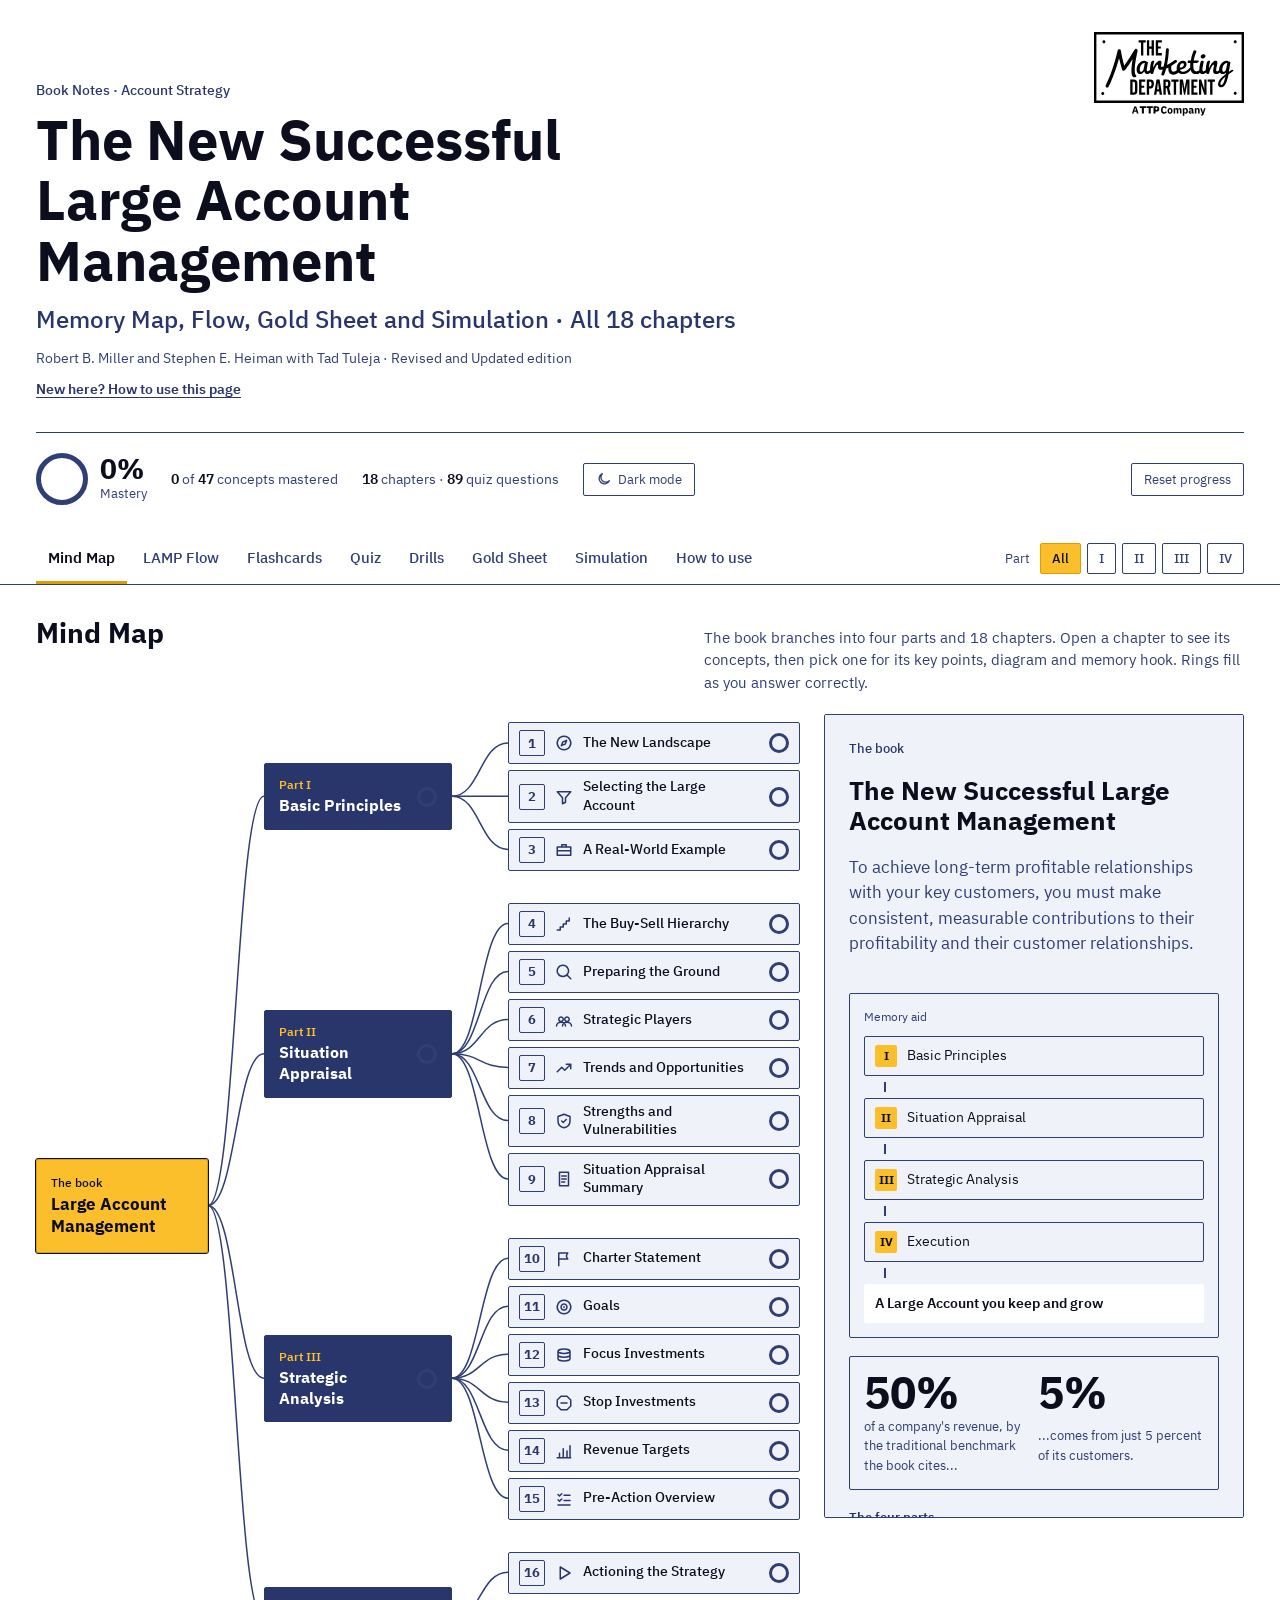
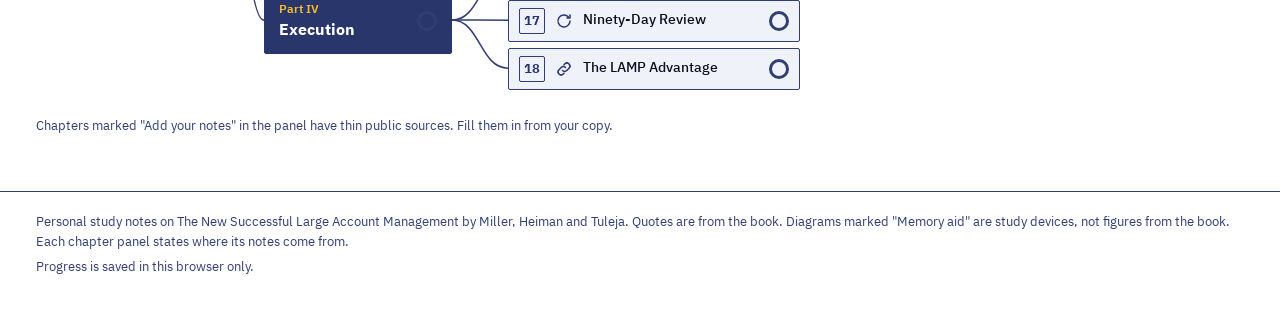
<file: books/large-account-management/index.html>
<!doctype html>
<html lang="en" dir="ltr">
<meta charset="utf-8">
<meta name="viewport" content="width=device-width, initial-scale=1, viewport-fit=cover">
<title>Large Account Memory Map</title>
<meta name="claude:viewport-fit-sides" content="cover">
<meta name="robots" content="noindex, nofollow">
<link rel="preconnect" href="https://fonts.googleapis.com">
<link rel="preconnect" href="https://fonts.gstatic.com" crossorigin>
<link rel="stylesheet" href="https://fonts.googleapis.com/css2?family=IBM+Plex+Sans+Arabic:wght@300;400;500;600;700&display=swap">
<style>
/* Layout: TMD cover-style hero, then a sticky mode bar over a 70/30 dark/light study space.
   Map = root > chapters > concepts tree with a detail panel; practice modes use light cards. */
:root {
  color-scheme: dark;
  /* TMD palette (14 official colors only) */
  --tmd-dark: #0C0E1D;
  --tmd-white: #ffffff;
  --tmd-blue: #29366C;
  --tmd-gold: #fcbf2c;
  --tmd-blue-dark: #2f3e75;
  --tmd-gold-dark: #dd9c03;
  --tmd-red-dark: #92112d;
  --tmd-teal-dark: #33716b;
  --tmd-blue-light: #f0f2f9;
  --tmd-gold-light: #fff9eb;
  --tmd-red-light: #fdedf0;
  --tmd-teal-light: #f1f9f8;
  --tmd-surface: #141B36;
  --tmd-gray: #F2F2F2;

  --bg: var(--tmd-dark);
  --fg: var(--tmd-white);
  --fg-2: var(--tmd-blue-light);
  --panel: var(--tmd-surface);
  --line: var(--tmd-blue-dark);
  --accent: var(--tmd-gold);

  --font: "IBM Plex Sans Arabic", "IBM Plex Sans", system-ui, -apple-system, "Segoe UI", sans-serif;
  --r: 2px;
}
*, *::before, *::after { letter-spacing: normal !important; box-sizing: border-box; }
html { -webkit-text-size-adjust: 100%; }
body {
  margin: 0; background: var(--bg); color: var(--fg);
  font-family: var(--font); font-size: 16px; line-height: 1.5; font-weight: 400;
  -webkit-font-smoothing: antialiased;
}
body::before { content: ""; position: fixed; inset: 0 0 auto; height: env(safe-area-inset-top, 0px); z-index: 30; background: var(--bg); }
button { font: inherit; color: inherit; cursor: pointer; }
button:focus-visible, a:focus-visible { outline:2px solid var(--accent-line); outline-offset: 2px; }
h1, h2, h3, h4, p { margin: 0; }
h1, h2, h3 { text-wrap: balance; }
.wrap {
  max-width: 1240px; margin: 0 auto;
  padding-left: max(16px, env(safe-area-inset-left, 0px));
  padding-right: max(16px, env(safe-area-inset-right, 0px));
}

/* ---------- Hero (cover composition: logo top-right, title lower-left) ---------- */
.hero { padding-block: 32px 28px; }
.hero-in { display: grid; grid-template-columns: minmax(0, 1fr) auto; gap: 24px 40px; align-items: start; }
.hero-logo { grid-column: 2; grid-row: 1; width: 150px; }
.hero-logo svg { display: block; width: 100%; height: auto; }
.hero-text { grid-column: 1; grid-row: 1 / span 2; align-self: end; display: grid; gap: 10px; padding-top: 48px; }
.crumb { font-size: 14px; font-weight: 500; color:var(--accent-ink); }
.hero h1 { font-size: clamp(30px, 5.2vw, 56px); font-weight: 700; line-height: 1.08; max-width: 18ch; }
.hero .sub { font-size: clamp(18px, 2.4vw, 24px); font-weight: 500; color:var(--accent-ink); }
.hero .meta { font-size: 14px; color: var(--fg-2); }
.progress {
  grid-column: 1 / -1; display: flex; flex-wrap: wrap; align-items: center; gap: 12px 24px;
  border-top: 1px solid var(--line); padding-top: 20px; margin-top: 8px;
}
.prog-ring { display: flex; align-items: center; gap: 12px; }
.prog-ring svg { width: 52px; height: 52px; }
.prog-num { font-size: 28px; font-weight: 700; line-height: 1; font-variant-numeric: tabular-nums; }
.prog-lbl { font-size: 13px; color: var(--fg-2); }
.prog-facts { display: flex; flex-wrap: wrap; gap: 8px 24px; font-size: 14px; color: var(--fg-2); }
.prog-facts b { color: var(--fg); font-weight: 600; font-variant-numeric: tabular-nums; }
.reset { margin-left: auto; display: flex; gap: 8px; align-items: center; font-size: 13px; }
.btn-ghost { background: none; border: 1px solid var(--line); border-radius: var(--r); padding: 6px 12px; font-size: 13px; color: var(--fg-2); }
.btn-ghost:hover { border-color:var(--accent-line); color: var(--fg); }

/* ---------- Mode bar ---------- */
.bar { position: sticky; top: env(safe-area-inset-top, 0px); z-index: 20; background: var(--bg); border-bottom: 1px solid var(--line); }
.bar-in { display: flex; flex-wrap: wrap; align-items: stretch; justify-content: space-between; gap: 0 16px; }
.tabs { display: flex; gap: 4px; overflow-x: auto; scrollbar-width: none; }
.tab {
  background: none; border: 0; border-bottom: 3px solid transparent; padding: 14px 12px 11px;
  font-size: 15px; font-weight: 500; color: var(--fg-2); white-space: nowrap;
}
.tab:hover { color: var(--fg); }
.tab[aria-selected="true"] { color: var(--fg); border-bottom-color:var(--accent-line); font-weight: 600; }
.chips { display: flex; align-items: center; gap: 6px; padding-block: 8px; }
.chips span { font-size: 13px; color: var(--fg-2); margin-right: 4px; }
.chip {
  border: 1px solid var(--line); background: none; border-radius: var(--r);
  padding: 5px 11px; font-size: 13px; font-weight: 500; color: var(--fg-2);
}
.chip[aria-pressed="true"] { background:var(--accent); border-color:var(--accent-line); color: var(--tmd-dark); }

main { padding-block: 28px 56px; }
.view[hidden] { display: none !important; }
.view-head { display: flex; flex-wrap: wrap; align-items: baseline; justify-content: space-between; gap: 8px 24px; margin-bottom: 20px; }
.view-head h2 { font-size: 28px; font-weight: 700; }
.view-head p { color: var(--fg-2); font-size: 15px; max-width: 60ch; }

/* ---------- Mind map ---------- */
.map-layout { display: grid; grid-template-columns: minmax(0, 1fr) minmax(320px, 420px); gap: 24px; align-items: start; }
.map-scroll { min-width: 0; }
.map { position: relative; display: flex; align-items: center; gap: 56px; padding-block: 8px; }
.map svg.links { position: absolute; inset: 0; width: 100%; height: 100%; pointer-events: none; overflow: visible; }
.links path { fill: none; stroke: var(--line); stroke-width: 1.5; }
.links path.on { stroke:var(--accent-line); stroke-width: 2; }
.groups { display: flex; flex-direction: column; gap: 32px; flex: 1; min-width: 0; }
.group { display: flex; align-items: center; gap: 56px; }
.leaves { display: flex; flex-direction: column; gap: 8px; flex: 1; min-width: 0; }
.node {
  position: relative; z-index: 1; display: flex; align-items: center; gap: 10px; text-align: left;
  border: 1px solid var(--line); background: var(--panel); border-radius: var(--r);
  padding: 9px 12px; min-height: 46px; width: 100%;
}
.node:hover { border-color: var(--fg-2); }
.node[aria-current="true"] { border-color:var(--accent-line); outline:1px solid var(--accent-line); }
.node .t { flex: 1; min-width: 0; font-size: 15px; font-weight: 500; line-height: 1.3; }
.node .n { flex: none; width: 26px; height: 26px; display: grid; place-items: center; font-size: 13px; font-weight: 700; color:var(--accent-ink); border: 1px solid var(--line); border-radius: var(--r); font-variant-numeric: tabular-nums; }
.node .ring { flex: none; width: 20px; height: 20px; }
.node.root { width: 172px; flex: none; background:var(--accent); border-color:var(--accent-line); color: var(--tmd-dark); display: grid; gap: 2px; padding: 14px; }
.node.root .t { font-size: 17px; font-weight: 700; }
.node.root small { font-size: 12px; font-weight: 500; }
.node.root[aria-current="true"] { outline-color: var(--fg); }
.node.chap { width: 196px; flex: none; background: var(--tmd-white); border-color: var(--tmd-white); color: var(--tmd-dark); display: grid; gap: 2px; padding: 12px 14px; }
.node.chap small { font-size: 12px; font-weight: 600; color: var(--tmd-blue); }
.node.chap .t { font-size: 16px; font-weight: 700; color: var(--tmd-dark); }
.node.chap[aria-current="true"] { outline:2px solid var(--accent-line); }
.group.dim .node.chap { opacity: .35; }
.group.dim .leaves { opacity: .35; }
.map-hint { margin-top: 18px; font-size: 13px; color: var(--fg-2); }

/* Detail panel */
.panel { position: sticky; top: calc(env(safe-area-inset-top, 0px) + 72px); background: var(--panel); border: 1px solid var(--line); border-radius: var(--r); max-height: calc(100vh - 96px); overflow-y: auto; }
.panel-in { padding: 24px; display: grid; gap: 18px; }
.panel-close { display: none; }
.p-crumb { font-size: 13px; font-weight: 500; color:var(--accent-ink); }
.p-title { font-size: 26px; font-weight: 700; line-height: 1.15; }
.p-hook { font-size: 17px; color: var(--fg-2); }
.p-sec { display: grid; gap: 10px; }
.p-sec h3 { font-size: 13px; font-weight: 600; color:var(--accent-ink); }
.pts { list-style: none; margin: 0; padding: 0; display: grid; gap: 10px; }
.pts li { position: relative; padding-left: 18px; font-size: 15px; }
.pts li::before { content: ""; position: absolute; left: 0; top: .62em; width: 8px; height: 3px; background:var(--accent); }
.quote { border-left:2px solid var(--accent-line); padding: 2px 0 2px 14px; display: grid; gap: 6px; }
.quote p { font-size: 16px; font-style: italic; }
.quote cite { font-size: 13px; font-style: normal; color: var(--fg-2); }
.remember { background: var(--tmd-gold-light); color: var(--tmd-dark); border-radius: var(--r); padding: 14px 16px; display: grid; gap: 4px; }
.remember b { font-size: 12px; font-weight: 600; color: var(--tmd-gold-dark); }
.remember p { font-size: 16px; font-weight: 600; }
.p-actions { display: flex; flex-wrap: wrap; gap: 8px; }
.btn {
  border:1px solid var(--accent-line); background:var(--accent); color: var(--tmd-dark);
  border-radius: var(--r); padding: 10px 16px; font-size: 14px; font-weight: 600;
}
.btn:hover { background: var(--tmd-gold-dark); border-color: var(--tmd-gold-dark); }
.btn.alt { background: none; color: var(--fg); border-color: var(--line); }
.btn.alt:hover { border-color: var(--fg-2); background: none; }
.aid { font-size: 12px; color: var(--fg-2); }
.p-mastery { display: flex; align-items: center; gap: 10px; font-size: 13px; color: var(--fg-2); }
.p-mastery svg { width: 22px; height: 22px; }

/* Diagrams (dark context) */
.dg { border: 1px solid var(--line); border-radius: var(--r); padding: 14px; display: grid; gap: 10px; }
.dg svg { width: 100%; height: auto; display: block; }
.dg-cap { font-size: 12px; color: var(--fg-2); }
.dg-grid { display: grid; grid-template-columns: 1fr 1fr; gap: 8px; }
.dg-cell { border: 1px solid var(--line); border-radius: var(--r); padding: 10px; display: grid; gap: 4px; align-content: start; min-width: 0; }
.dg-cell b { font-size: 14px; font-weight: 600; }
.dg-cell span { font-size: 13px; color: var(--fg-2); }
.dg-cell .k { font-size: 12px; font-weight: 700; color:var(--accent-ink); }
.dg-cell.hi { background:var(--accent); border-color:var(--accent-line); color: var(--tmd-dark); }
.dg-cell.hi span, .dg-cell.hi .k { color: var(--tmd-dark); }
.flow { display: grid; gap: 6px; }
.flow .st { display: flex; align-items: center; gap: 10px; border: 1px solid var(--line); border-radius: var(--r); padding: 8px 10px; font-size: 14px; }
.flow .st .k { width: 22px; height: 22px; flex: none; display: grid; place-items: center; font-size: 12px; font-weight: 700; color: var(--tmd-dark); background:var(--accent); border-radius: var(--r); }
.flow .st.end { background: var(--tmd-white); border-color: var(--tmd-white); color: var(--tmd-dark); font-weight: 600; }
.flow .ar { height: 10px; width: 2px; background: var(--line); margin-left: 20px; }
.stat { display: grid; gap: 2px; }
.stat b { font-size: 44px; font-weight: 700; line-height: 1; font-variant-numeric: tabular-nums; }
.stat span { font-size: 13px; color: var(--fg-2); }
.cmp { display: grid; grid-template-columns: 1fr 1fr; gap: 0; border: 1px solid var(--line); border-radius: var(--r); }
.cmp > div { padding: 10px; display: grid; gap: 6px; align-content: start; min-width: 0; }
.cmp > div + div { border-left: 1px solid var(--line); }
.cmp h4 { font-size: 13px; font-weight: 600; color:var(--accent-ink); }
.cmp ul { margin: 0; padding-left: 16px; font-size: 13px; display: grid; gap: 4px; }

/* ---------- Light cards (30% light) ---------- */
.light { background: var(--tmd-white); color: var(--tmd-dark); border-radius: var(--r); }
.light .lab { font-size: 13px; font-weight: 600; color: var(--tmd-blue); }

/* Flashcards */
.fc-wrap { max-width: 760px; margin: 0 auto; display: grid; gap: 16px; }
.fc-meta { display: flex; justify-content: space-between; align-items: center; gap: 12px; font-size: 14px; color: var(--fg-2); }
.fc-meta b { color: var(--fg); font-variant-numeric: tabular-nums; }
.fc-bar { height: 4px; background: var(--line); }
.fc-bar i { display: block; height: 100%; background:var(--accent); width: 0; transition: width .3s; }
.card { perspective: 1400px; border: 0; background: none; padding: 0; width: 100%; text-align: left; }
.card-in { position: relative; display: grid; transition: transform .5s; transform-style: preserve-3d; min-height: 320px; }
.card.flip .card-in { transform: rotateY(180deg); }
.face { grid-area: 1 / 1; backface-visibility: hidden; -webkit-backface-visibility: hidden; padding: 28px; display: grid; gap: 14px; align-content: start; border-radius: var(--r); }
.face.front { background: var(--tmd-white); color: var(--tmd-dark); }
.face.back { background: var(--tmd-blue-light); color: var(--tmd-dark); transform: rotateY(180deg); }
.face .q { font-size: clamp(20px, 3vw, 26px); font-weight: 600; line-height: 1.3; }
.face .tap { margin-top: auto; font-size: 13px; color: var(--tmd-blue); }
.face h3 { font-size: 22px; font-weight: 700; color: var(--tmd-blue); }
.face .pts li { font-size: 15px; }
.face .pts li::before { background: var(--tmd-blue); }
.face .hook { font-size: 16px; font-weight: 500; }
.fc-actions { display: grid; grid-template-columns: auto 1fr 1fr; gap: 8px; }
.btn.again { background: none; border-color: var(--tmd-red-dark); color: var(--fg); }
.btn.again:hover { background: var(--tmd-red-dark); }
.btn.got { background: var(--tmd-teal-dark); border-color: var(--tmd-teal-dark); color: var(--tmd-white); }
.btn.got:hover { background: var(--tmd-teal-dark); border-color: var(--fg-2); }

/* Quiz */
.qz-wrap { max-width: 760px; margin: 0 auto; display: grid; gap: 16px; }
.qz-score { display: flex; flex-wrap: wrap; gap: 8px 24px; font-size: 14px; color: var(--fg-2); align-items: center; }
.qz-score b { color: var(--fg); font-variant-numeric: tabular-nums; }
.qz-score .streak b { color:var(--accent-ink); }
.qz-card { padding: 28px; display: grid; gap: 18px; }
.qz-q { font-size: clamp(19px, 2.6vw, 23px); font-weight: 600; line-height: 1.35; }
.opts { display: grid; gap: 8px; }
.opt {
  text-align: left; background: var(--tmd-blue-light); color: var(--tmd-dark);
  border: 1px solid var(--tmd-blue-light); border-radius: var(--r); padding: 12px 14px; font-size: 15px;
  display: flex; gap: 12px; align-items: flex-start;
}
.opt:hover:not(:disabled) { border-color: var(--tmd-blue); }
.opt .k { flex: none; width: 24px; height: 24px; display: grid; place-items: center; font-size: 12px; font-weight: 700; border: 1px solid var(--tmd-blue); color: var(--tmd-blue); border-radius: var(--r); }
.opt:disabled { cursor: default; }
.opt.ok { background: var(--tmd-teal-light); border-color: var(--tmd-teal-dark); }
.opt.ok .k { background: var(--tmd-teal-dark); border-color: var(--tmd-teal-dark); color: var(--tmd-white); }
.opt.bad { background: var(--tmd-red-light); border-color: var(--tmd-red-dark); }
.opt.bad .k { background: var(--tmd-red-dark); border-color: var(--tmd-red-dark); color: var(--tmd-white); }
.why { border-top: 1px solid var(--tmd-blue-light); padding-top: 14px; display: grid; gap: 6px; font-size: 15px; }
.why b { font-size: 13px; font-weight: 600; }
.why b.ok { color: var(--tmd-teal-dark); }
.why b.bad { color: var(--tmd-red-dark); }
.qz-foot { display: flex; justify-content: space-between; gap: 8px; align-items: center; flex-wrap: wrap; }
.linkish { background: none; border: 0; padding: 0; color: var(--tmd-blue); font-size: 14px; font-weight: 600; text-decoration: underline; text-underline-offset: 3px; }
.btn.dark { background: var(--tmd-blue); border-color: var(--tmd-blue); color: var(--tmd-white); }
.btn.dark:hover { background: var(--tmd-dark); border-color: var(--tmd-dark); }
.result { padding: 28px; display: grid; gap: 18px; }
.result-top { display: flex; gap: 20px; align-items: center; flex-wrap: wrap; }
.result-top svg { width: 96px; height: 96px; }
.result-top .big { font-size: 44px; font-weight: 700; line-height: 1; color: var(--tmd-blue); font-variant-numeric: tabular-nums; }
.weak { display: grid; gap: 6px; }
.weak button { text-align: left; background: var(--tmd-blue-light); border: 1px solid var(--tmd-blue-light); border-radius: var(--r); padding: 10px 12px; color: var(--tmd-dark); font-size: 14px; display: flex; justify-content: space-between; gap: 12px; }
.weak button:hover { border-color: var(--tmd-blue); }

/* Drills */
.dr-tabs { display: flex; flex-wrap: wrap; gap: 8px; margin-bottom: 18px; }
.dr-tab { border: 1px solid var(--line); background: var(--panel); border-radius: var(--r); padding: 12px 14px; text-align: left; display: grid; gap: 2px; min-width: 0; flex: 1 1 200px; }
.dr-tab b { font-size: 15px; font-weight: 600; }
.dr-tab span { font-size: 13px; color: var(--fg-2); }
.dr-tab[aria-pressed="true"] { border-color:var(--accent-line); outline:1px solid var(--accent-line); }
.drill { max-width: 860px; display: grid; gap: 16px; }
.drill-card { padding: 24px; display: grid; gap: 16px; }
.order-done { display: grid; gap: 6px; counter-reset: o; }
.order-done div { display: flex; gap: 10px; align-items: center; background: var(--tmd-teal-light); border: 1px solid var(--tmd-teal-dark); border-radius: var(--r); padding: 8px 12px; font-size: 15px; }
.order-done div .k { width: 24px; height: 24px; flex: none; display: grid; place-items: center; background: var(--tmd-teal-dark); color: var(--tmd-white); font-size: 12px; font-weight: 700; border-radius: var(--r); }
.order-done .slot { background: none; border: 1px dashed var(--tmd-blue); color: var(--tmd-blue); }
.order-done .slot .k { background: none; border: 1px solid var(--tmd-blue); color: var(--tmd-blue); }
.pool { display: flex; flex-wrap: wrap; gap: 8px; }
.pool button { background: var(--tmd-blue-light); border: 1px solid var(--tmd-blue-light); color: var(--tmd-dark); border-radius: var(--r); padding: 10px 12px; font-size: 14px; font-weight: 500; text-align: left; }
.pool button:hover { border-color: var(--tmd-blue); }
.pool button.shake { background: var(--tmd-red-light); border-color: var(--tmd-red-dark); animation: shake .35s; }
@keyframes shake { 0%,100% { transform: translateX(0); } 25% { transform: translateX(-5px); } 75% { transform: translateX(5px); } }
.drill-stat { display: flex; flex-wrap: wrap; gap: 8px 24px; font-size: 14px; color: var(--tmd-blue); font-weight: 500; }
.sort-item { font-size: clamp(19px, 2.6vw, 23px); font-weight: 600; line-height: 1.35; min-height: 2.7em; }
.bins { display: grid; grid-template-columns: repeat(3, minmax(0, 1fr)); gap: 8px; }
.bin { border: 1px solid var(--tmd-blue); background: var(--tmd-white); color: var(--tmd-blue); border-radius: var(--r); padding: 14px 10px; font-size: 14px; font-weight: 600; display: grid; gap: 4px; }
.bin small { font-size: 12px; font-weight: 400; color: var(--tmd-dark); }
.bin:hover:not(:disabled) { background: var(--tmd-blue-light); }
.bin.ok { background: var(--tmd-teal-light); border-color: var(--tmd-teal-dark); color: var(--tmd-teal-dark); }
.bin.bad { background: var(--tmd-red-light); border-color: var(--tmd-red-dark); color: var(--tmd-red-dark); }
.feedback { font-size: 15px; min-height: 1.5em; }
.quote-big { font-size: clamp(18px, 2.4vw, 21px); font-style: italic; line-height: 1.45; border-left: 3px solid var(--tmd-gold); padding-left: 14px; }
.lesson-pick { display: grid; grid-template-columns: repeat(2, minmax(0, 1fr)); gap: 8px; }
.lesson-pick .opt { font-size: 14px; }

footer { border-top: 1px solid var(--line); padding-block: 20px 32px; font-size: 13px; color: var(--fg-2); }
footer .wrap { display: grid; gap: 6px; }

/* ---------- Responsive ---------- */
@media (max-width: 1060px) {
  .map-layout { grid-template-columns: minmax(0, 1fr); }
  .panel {
    position: fixed; inset: 0; z-index: 40; max-height: none; border: 0; border-radius: 0;
    padding-top: env(safe-area-inset-top, 0px); padding-bottom: env(safe-area-inset-bottom, 0px);
    padding-left: env(safe-area-inset-left, 0px); padding-right: env(safe-area-inset-right, 0px);
  }
  .panel:not(.open) { display: none; }
  .panel-in { max-width: 720px; margin: 0 auto; padding-left: max(16px, env(safe-area-inset-left, 0px)); padding-right: max(16px, env(safe-area-inset-right, 0px)); padding-block: 16px 40px; }
  .panel-close { display: flex; justify-content: space-between; align-items: center; position: sticky; top: 0; background: var(--panel); padding-block: 10px; border-bottom: 1px solid var(--line); z-index: 1; }
  body.lock { overflow: hidden; }
}
@media (max-width: 760px) {
  .hero-logo { width: 104px; }
  .hero-text { padding-top: 24px; }
  .map { flex-direction: column; align-items: stretch; gap: 20px; }
  .map svg.links { display: none; }
  .node.root, .node.chap { width: 100%; }
  .groups { gap: 24px; }
  .group { flex-direction: column; align-items: stretch; gap: 10px; }
  .leaves { border-left: 2px solid var(--line); padding-left: 14px; margin-left: 12px; }
  .leaves .node::before { content: ""; position: absolute; left: -15px; top: 50%; width: 13px; height: 2px; background: var(--line); }
  .chips span { display: none; }
  .bar-in { gap: 0; }
  .reset { margin-left: 0; }
  .bins { grid-template-columns: 1fr; }
  .lesson-pick { grid-template-columns: 1fr; }
  .fc-actions { grid-template-columns: 1fr 1fr; }
  .fc-actions .btn.alt { grid-column: 1 / -1; }
  .face, .qz-card, .result, .drill-card { padding: 20px; }
  .dg-grid { grid-template-columns: 1fr; }
}
@media (max-width: 420px) {
  .hero-in { grid-template-columns: minmax(0, 1fr); }
  .hero-logo { grid-column: 1; grid-row: 1; width: 96px; }
  .hero-text { grid-column: 1; grid-row: 2; padding-top: 8px; }
  .cmp { grid-template-columns: 1fr; }
  .cmp > div + div { border-left: 0; border-top: 1px solid var(--line); }
}
@media (prefers-reduced-motion: reduce) {
  *, *::before, *::after { transition: none !important; animation: none !important; }
}
/* ---------- v2: parts > chapters > concepts ---------- */
.node.part { width: 188px; flex: none; background: var(--part-bg); border-color: var(--part-bg); color: var(--part-fg); display: grid; grid-template-columns: 1fr auto; gap: 2px 8px; padding: 12px 14px; }
.node.part small { grid-column: 1; font-size: 12px; font-weight: 600; color: var(--part-sub); }
.node.part .t { grid-column: 1; font-size: 16px; font-weight: 700; color: var(--part-fg); }
.node.part .ring { grid-column: 2; grid-row: 1 / span 2; align-self: center; }
.node.part[aria-current="true"] { outline:2px solid var(--accent-line); outline-offset: 2px; }
.group.dim .node.part, .group.dim .leaves { opacity: .35; }
.leaves { gap: 6px; }
.chwrap { display: grid; gap: 6px; }
.node.chn { min-height: 42px; padding: 7px 10px; }
.node.chn .t { font-size: 14px; }
.node.chn[aria-expanded="true"] { border-color: var(--fg-2); }
.subs { display: grid; gap: 6px; margin-left: 18px; padding-left: 14px; border-left:2px solid var(--accent-line); }
.node.sub { min-height: 36px; padding: 6px 10px; background: var(--bg); }
.node.sub .t { font-size: 13px; font-weight: 500; }
.node.sub .ring { width: 16px; height: 16px; }
.mini { display: grid; gap: 6px; }
.mini button { display: flex; align-items: center; gap: 10px; text-align: left; background: none; border: 1px solid var(--line); border-radius: var(--r); padding: 8px 10px; font-size: 14px; }
.mini button:hover { border-color: var(--fg-2); }
.mini .k { flex: none; min-width: 24px; height: 24px; padding: 0 4px; display: grid; place-items: center; font-size: 12px; font-weight: 700; color:var(--accent-ink); border: 1px solid var(--line); border-radius: var(--r); font-variant-numeric: tabular-nums; }
.mini button > span:nth-child(2) { flex: 1; min-width: 0; }
.mini .ring { width: 18px; height: 18px; flex: none; }
.mini .ring svg { width: 18px; height: 18px; display: block; }
.src { font-size: 13px; color: var(--fg-2); border: 1px solid var(--line); border-radius: var(--r); padding: 8px 10px; }
.src.thin { border-color: var(--tmd-gold-dark); color: var(--thin-ink); }
.src.thin b { color:var(--accent-ink); }
.quote { margin: 0; }
.tpl { font-size: 16px; line-height: 2.3; }
.blank { display: inline; border-bottom:2px solid var(--accent-line); padding: 0 4px 2px; font-weight: 600; color:var(--accent-ink); white-space: normal; }
.light-tpl { color: var(--tmd-dark); font-size: clamp(17px, 2.2vw, 20px); }
.light-tpl .blank { color: var(--tmd-blue); border-bottom-color: var(--tmd-blue); }
.light-tpl .blank.next { background: var(--tmd-gold-light); border-bottom-color: var(--tmd-gold-dark); color: var(--tmd-dark); }
.light-tpl .blank.ok { color: var(--tmd-teal-dark); border-bottom-color: var(--tmd-teal-dark); }
.bsh { display: grid; gap: 4px; justify-items: center; }
.lv { display: flex; align-items: center; gap: 8px; border: 1px solid var(--line); border-radius: var(--r); padding: 6px 8px; min-width: 0; max-width: 100%; }
.lv .k { flex: none; width: 20px; height: 20px; display: grid; place-items: center; font-size: 11px; font-weight: 700; background:var(--accent); color: var(--tmd-dark); border-radius: var(--r); }
.lv b { font-size: 12px; font-weight: 500; line-height: 1.3; }
.lv.hi { border-color:var(--accent-line); outline:1px solid var(--accent-line); }
.chasm { width: 100%; display: flex; align-items: center; gap: 8px; font-size: 11px; font-weight: 600; color: var(--fg-2); }
.chasm::before, .chasm::after { content: ""; flex: 1; border-top: 1px dashed var(--line); }
.chasm.on { color:var(--accent-ink); }
.chasm.on::before, .chasm.on::after { border-top-color:var(--accent-line); }
.dg-grid.g3 { grid-template-columns: repeat(3, minmax(0, 1fr)); }
.who { font-size: 14px; font-weight: 500; color: var(--tmd-dark); }
.bins.b2 { grid-template-columns: repeat(2, minmax(0, 1fr)); }
@media (max-width: 760px) {
  .node.part { width: 100%; }
  .subs { margin-left: 8px; }
  .dg-grid.g3 { grid-template-columns: 1fr; }
  .bins.b2 { grid-template-columns: 1fr; }
}
/* ---------- v3: Flow, Gold Sheet, Simulation ---------- */
body[data-view="flow"] .chips, body[data-view="gold"] .chips, body[data-view="sim"] .chips { display: none; }
.sar { display: inline-block; width: .9em; height: .9em; vertical-align: -0.08em; }
.amt { white-space: nowrap; font-variant-numeric: tabular-nums; }
.k-lab, .fl-why .k, .sd-io .k, .sd-tools .k, .charter-band .k { font-size: 12px; font-weight: 600; color:var(--accent-ink); }

/* Flow */
.fl-frame { display: grid; gap: 12px; }
.fl-why { display: flex; flex-wrap: wrap; align-items: center; gap: 8px 12px; font-size: 14px; color: var(--fg-2); }
.stages { list-style: none; margin: 0; padding: 0; display: grid; grid-template-columns: repeat(6, minmax(0, 1fr)); gap: 0; counter-reset: s; }
.stages li { position: relative; display: flex; }
.stages li + li::before { content: ""; position: absolute; left: -9px; top: 50%; width: 10px; height: 10px; border-top:2px solid var(--accent-line); border-right:2px solid var(--accent-line); transform: translateY(-50%) rotate(45deg); z-index: 2; }
.stage { flex: 1; margin: 0 6px; display: grid; gap: 2px; justify-items: start; text-align: left; background: var(--panel); border: 1px solid var(--line); border-radius: var(--r); padding: 12px; min-height: 92px; }
.stage .sn { font-size: 12px; font-weight: 700; color:var(--accent-ink); }
.stage b { font-size: 17px; font-weight: 700; }
.stage small { font-size: 12px; color: var(--fg-2); }
.stage:hover { border-color: var(--fg-2); }
.stage[aria-pressed="true"] { background:var(--accent); border-color:var(--accent-line); color: var(--tmd-dark); }
.stage[aria-pressed="true"] .sn, .stage[aria-pressed="true"] small { color: var(--tmd-dark); }
.loop { margin: 0 6px; border: 2px dashed var(--line); border-top: 0; height: 18px; margin-left: calc(100% / 6 * 2 + 6px); position: relative; }
.loop span { position: absolute; right: 8px; top: 20px; font-size: 12px; color: var(--fg-2); }
.stage-detail { margin-top: 36px; display: grid; grid-template-columns: minmax(0, 1.1fr) minmax(0, 1fr); gap: 16px; background: var(--panel); border: 1px solid var(--line); border-radius: var(--r); padding: 20px; }
.sd-main { display: grid; gap: 10px; align-content: start; }
.sd-main h3 { font-size: 26px; font-weight: 700; }
.sd-does { font-size: 16px; color: var(--fg-2); max-width: 60ch; }
.sd-io { display: grid; grid-template-columns: 1fr 1fr; gap: 8px; }
.sd-io > div { border: 1px solid var(--line); border-radius: var(--r); padding: 10px; display: grid; gap: 4px; align-content: start; }
.sd-io p { font-size: 14px; }
.sd-tools { display: grid; gap: 8px; align-content: start; }
.tools { display: flex; flex-wrap: wrap; gap: 6px; }
.tool { display: inline-flex; align-items: center; gap: 6px; background: none; border: 1px solid var(--line); border-radius: var(--r); padding: 6px 10px; font-size: 13px; font-weight: 500; color: var(--fg); }
.tool:hover { border-color:var(--accent-line); }
.tool .ring { display: inline-flex; }
.tool .ring svg { width: 14px; height: 14px; }
.tool.sm { padding: 4px 8px; font-size: 12px; align-self: center; }
.thread-head { margin-top: 40px; display: flex; flex-wrap: wrap; justify-content: space-between; align-items: end; gap: 12px 24px; }
.thread-head h3 { font-size: 24px; font-weight: 700; }
.thread-head p { color: var(--fg-2); font-size: 15px; }
.switch { display: flex; align-items: center; gap: 8px; font-size: 14px; color: var(--fg-2); cursor: pointer; }
.switch input { width: 18px; height: 18px; accent-color: var(--tmd-gold); }
.charter-band { margin-top: 16px; display: flex; flex-wrap: wrap; gap: 6px 12px; align-items: center; border:1px solid var(--accent-line); border-radius: var(--r); padding: 10px 14px; font-size: 14px; }
.linkd { background: none; border: 0; padding: 0; color:var(--accent-ink); font-weight: 600; text-decoration: underline; text-underline-offset: 3px; font-size: inherit; }
.thread { list-style: none; margin: 12px 0 0; padding: 0; display: grid; gap: 0; max-width: 820px; }
.tn { display: flex; gap: 8px; align-items: stretch; }
.tn > button:first-child { flex: 1; min-width: 0; display: flex; gap: 12px; align-items: flex-start; text-align: left; background: var(--panel); border: 1px solid var(--line); border-radius: var(--r); padding: 12px 14px; opacity: .45; }
.tn.on > button:first-child { opacity: 1; }
.tn.cur > button:first-child { border-color:var(--accent-line); outline:1px solid var(--accent-line); }
.tn .sn { flex: none; width: 26px; height: 26px; display: grid; place-items: center; font-size: 12px; font-weight: 700; background:var(--accent); color: var(--tmd-dark); border-radius: var(--r); }
.tb { display: grid; gap: 2px; min-width: 0; }
.tb b { font-size: 16px; font-weight: 700; }
.tb small { font-size: 12px; color: var(--fg-2); }
.tex { margin-top: 6px; font-size: 14px; background: var(--tmd-white); color: var(--tmd-dark); border-radius: var(--r); padding: 8px 10px; }
.tl { margin-left: 26px; border-left: 2px solid var(--line); padding: 8px 0 8px 22px; font-size: 14px; color: var(--fg-2); min-height: 18px; }
.tl.on { border-left-color:var(--accent-line); }
.tl.cur span { color: var(--fg); font-weight: 500; }
.thread-ctl { margin-top: 16px; display: flex; gap: 12px; align-items: center; flex-wrap: wrap; font-size: 14px; color: var(--fg-2); }
.btn:disabled, .btn-ghost:disabled { opacity: .4; cursor: default; }

/* Gold Sheet */
.gs-bar { display: flex; flex-wrap: wrap; justify-content: space-between; align-items: center; gap: 10px 16px; margin-bottom: 16px; font-size: 14px; color: var(--fg-2); }
.gs-actions { display: flex; flex-wrap: wrap; gap: 8px; align-items: center; }
.badge { display: inline-block; background:var(--accent); color: var(--tmd-dark); font-size: 12px; font-weight: 600; padding: 3px 8px; border-radius: var(--r); margin-right: 6px; }
.badge.mine { background: var(--tmd-teal-dark); color: var(--tmd-white); }
.gs { display: grid; grid-template-columns: minmax(0, 1fr) 340px; gap: 20px; align-items: start; }
.sheet { padding: 0 0 8px; overflow: hidden; }
.sh-head { background:var(--accent); color: var(--tmd-dark); padding: 14px 24px; display: flex; flex-wrap: wrap; justify-content: space-between; align-items: baseline; gap: 4px 16px; }
.sh-head span { font-size: 22px; font-weight: 700; }
.sh-head small { font-size: 13px; font-weight: 500; }
.gs-sec { padding: 18px 24px; border-top: 1px solid var(--tmd-blue-light); display: grid; gap: 10px; }
.gs-sec h3 { font-size: 16px; font-weight: 700; color: var(--tmd-blue); display: flex; flex-wrap: wrap; align-items: center; gap: 8px; }
.sl { width: 24px; height: 24px; display: inline-grid; place-items: center; background: var(--tmd-blue); color: var(--tmd-white); font-size: 12px; border-radius: var(--r); }
.gch { background: none; border: 1px solid var(--tmd-blue-light); color: var(--tmd-blue); border-radius: var(--r); padding: 2px 8px; font-size: 12px; font-weight: 600; }
.gch:hover { border-color: var(--tmd-blue); }
.gl { display: block; font-size: 12px; font-weight: 600; color: var(--tmd-blue); margin-bottom: 4px; }
.hint { font-size: 13px; color: var(--tmd-dark); }
.gi { width: 100%; min-width: 0; font: inherit; font-size: 14px; color: var(--tmd-dark); background: var(--tmd-blue-light); border: 1px solid var(--tmd-blue-light); border-radius: var(--r); padding: 8px 10px; }
.gi:focus { outline: none; border-color: var(--tmd-blue); background: var(--tmd-white); }
select.gi { padding: 7px 8px; }
textarea.gi { resize: vertical; margin-bottom: 12px; }
.row2, .row3, .row4 { display: grid; gap: 12px; }
.row2 { grid-template-columns: repeat(2, minmax(0, 1fr)); }
.row3 { grid-template-columns: repeat(3, minmax(0, 1fr)); }
.row4 { grid-template-columns: repeat(4, minmax(0, 1fr)); }
.three { display: grid; gap: 6px; }
.pair { display: grid; grid-template-columns: minmax(0, 1fr) 150px; gap: 6px; margin-bottom: 6px; }
.money { display: flex; align-items: center; gap: 6px; color: var(--tmd-dark); }
.money .sar { flex: none; }
.ladder { display: flex; gap: 4px; align-items: stretch; flex-wrap: wrap; }
.rung { flex: 1 1 0; min-width: 0; min-height: 40px; border: 1px solid var(--tmd-blue-light); border-radius: var(--r); padding: 6px; display: flex; flex-wrap: wrap; gap: 4px; align-items: center; }
.rung .k { font-size: 12px; font-weight: 700; color: var(--tmd-blue); margin-right: 2px; }
.rung i { font-style: normal; font-size: 11px; font-weight: 600; background: var(--tmd-blue-light); color: var(--tmd-blue); padding: 1px 5px; border-radius: var(--r); }
.rung.now { border-color: var(--tmd-blue); }
.rung.tgt { background: var(--tmd-gold-light); border-color: var(--tmd-gold-dark); }
.gap { width: 10px; border-left: 2px dashed var(--tmd-gold-dark); }
.ptable { display: grid; gap: 6px; }
.prow { display: grid; grid-template-columns: minmax(0, 1.3fr) 170px minmax(0, 1fr) auto; gap: 6px; align-items: center; }
.btn-ghost.x { color: var(--tmd-blue); border-color: var(--tmd-blue-light); }
.btn.sm { padding: 6px 12px; font-size: 13px; justify-self: start; }
.sheet .btn.alt { color: var(--tmd-blue); border-color: var(--tmd-blue); }
.goal-row, .sso-row { display: flex; flex-wrap: wrap; gap: 6px; align-items: center; font-size: 14px; color: var(--tmd-dark); padding: 10px; border: 1px solid var(--tmd-blue-light); border-radius: var(--r); margin-bottom: 6px; }
.goal-row .gi, .sso-row .gi { width: auto; flex: 1 1 140px; }
.goal-row select.gi { flex: 0 1 auto; }
.sso-row .money { flex: 1 1 140px; }
.sso-row input[type="date"] { flex: 0 1 160px; }
.preview { font-size: 15px; color: var(--tmd-dark); background: var(--tmd-gold-light); border-radius: var(--r); padding: 10px 12px; }
.preview:empty { display: none; }
.checks { border: 1px solid var(--tmd-blue-light); border-radius: var(--r); padding: 10px 12px; display: grid; gap: 6px; margin: 0; }
.checks legend { font-size: 12px; font-weight: 600; color: var(--tmd-blue); padding: 0 4px; display: flex; gap: 6px; align-items: center; }
.checks label { display: flex; gap: 8px; align-items: flex-start; font-size: 14px; color: var(--tmd-dark); }
.checks input { width: 16px; height: 16px; margin-top: 3px; accent-color: var(--tmd-blue); flex: none; }
.bracket { display: grid; gap: 4px; }
.br { display: grid; grid-template-columns: 80px minmax(0, 1fr) auto; gap: 8px; align-items: center; font-size: 13px; color: var(--tmd-dark); }
.br i { display: block; height: 14px; border: 1px solid var(--tmd-blue); border-radius: var(--r); }
.br i.on { background: var(--tmd-blue); }
.br b { font-weight: 600; }
.gs-check { position: sticky; top: calc(env(safe-area-inset-top, 0px) + 72px); background: var(--panel); border: 1px solid var(--line); border-radius: var(--r); padding: 18px; display: grid; gap: 12px; max-height: calc(100vh - 96px); overflow-y: auto; }
.gc-top { display: flex; gap: 12px; align-items: center; }
.gc-top svg { width: 56px; height: 56px; }
.gc-top b { display: block; font-size: 28px; font-weight: 700; line-height: 1; }
.gc-top span { font-size: 13px; color: var(--fg-2); }
.gc-sub { font-size: 13px; color: var(--fg-2); }
.gc-list { list-style: none; margin: 0; padding: 0; display: grid; gap: 6px; }
.gc-list li { display: grid; grid-template-columns: 52px minmax(0, 1fr); gap: 8px; align-items: start; }
.gc-list .tag { font-size: 11px; font-weight: 700; text-align: center; padding: 3px 0; border-radius: var(--r); }
.gc-list li.ok .tag { background: var(--tmd-teal-dark); color: var(--tmd-white); }
.gc-list li.warn .tag { background: var(--tmd-red-dark); color: var(--tmd-white); }
.gc-list li.todo .tag { background:var(--accent); color: var(--tmd-dark); }
.gc-list li.info .tag { border: 1px solid var(--fg-2); color: var(--fg-2); }
.gc-list button { background: none; border: 0; padding: 0; text-align: left; font-size: 13px; color: var(--fg); line-height: 1.4; }
.gc-list button:hover { text-decoration: underline; }

/* Simulation */
.sim-wrap { max-width: 820px; margin: 0 auto; display: grid; gap: 16px; }
.meters { display: grid; grid-template-columns: 1.4fr 1fr auto; gap: 12px; }
.meter { background: var(--panel); border: 1px solid var(--line); border-radius: var(--r); padding: 10px 12px; display: grid; gap: 6px; align-content: start; min-width: 0; }
.meter > span { font-size: 12px; font-weight: 600; color:var(--accent-ink); }
.meter b { font-size: 13px; font-weight: 600; }
.meter .big2 { font-size: 24px; font-weight: 700; font-variant-numeric: tabular-nums; }
.lvbar { display: grid; grid-template-columns: repeat(5, 1fr); gap: 4px; }
.lvbar i { height: 10px; border: 1px solid var(--line); border-radius: var(--r); }
.lvbar i.on { background:var(--accent); border-color:var(--accent-line); }
.lvbar i.ch { margin-right: 6px; }
.resbar { height: 10px; border: 1px solid var(--line); border-radius: var(--r); }
.resbar i { display: block; height: 100%; background: var(--tmd-teal-dark); transition: width .4s; }
.sim-card { padding: 28px; display: grid; gap: 16px; }
.sim-title { font-size: 28px; font-weight: 700; color: var(--tmd-dark); }
.sim-card > p { font-size: 16px; }
.sim-text { font-size: clamp(17px, 2.2vw, 20px); font-weight: 500; line-height: 1.45; }
.dark-pts li { color: var(--tmd-dark); }
.dark-pts li::before { background: var(--tmd-blue); }
.opt.mid { background: var(--tmd-gold-light); border-color: var(--tmd-gold-dark); }
.opt.mid .k { background: var(--tmd-gold-dark); border-color: var(--tmd-gold-dark); color: var(--tmd-dark); }
.why b.mid { color: var(--tmd-gold-dark); }
.okt { color: var(--tmd-teal-dark); font-weight: 600; }
.midt { color: var(--tmd-gold-dark); font-weight: 600; }
.badt { color: var(--tmd-red-dark); font-weight: 600; }

@media (max-width: 1060px) {
  .gs { grid-template-columns: minmax(0, 1fr); }
  .gs-check { position: static; max-height: none; order: -1; }
  .stages { grid-template-columns: repeat(3, minmax(0, 1fr)); row-gap: 12px; }
  .stages li:nth-child(4)::before { display: none; }
  .loop { display: none; }
  .stage-detail { grid-template-columns: minmax(0, 1fr); margin-top: 16px; }
}
@media (max-width: 760px) {
  .stages { grid-template-columns: minmax(0, 1fr); }
  .stages li + li::before { left: 50%; top: -9px; transform: translateX(-50%) rotate(135deg); }
  .stages li:nth-child(4)::before { display: block; }
  .stage { margin: 0; min-height: 0; grid-template-columns: auto 1fr auto; align-items: baseline; gap: 10px; }
  .sd-io { grid-template-columns: 1fr; }
  .row2, .row3, .row4 { grid-template-columns: minmax(0, 1fr); }
  .prow { grid-template-columns: minmax(0, 1fr) minmax(0, 1fr); }
  .prow > input:first-child { grid-column: 1 / -1; }
  .pair { grid-template-columns: minmax(0, 1fr); }
  .gs-sec { padding: 16px; }
  .sh-head { padding: 12px 16px; }
  .meters { grid-template-columns: minmax(0, 1fr) minmax(0, 1fr); }
  .meters .meter:first-child { grid-column: 1 / -1; }
  .sim-card { padding: 20px; }
  .br { grid-template-columns: 64px minmax(0, 1fr); }
  .br b { grid-column: 2; }
}

/* ---------- v4: theme tokens (dark first; TMD light under light preference or toggle) ---------- */
:root { --accent-ink: #fcbf2c; --accent-line: #fcbf2c; --track: #2f3e75; --d-ink: #f0f2f9; --d-line: #2f3e75; --d-hi: #fcbf2c; --d-bg: #0C0E1D; --card-edge: #ffffff; --part-bg: #ffffff; --part-fg: #0C0E1D; --part-sub: #29366C; --thin-ink: #fff9eb; --logo-w: block; --logo-c: none; }
@media (prefers-color-scheme: light) { :root:not([data-theme="dark"]) { color-scheme: light; --bg: #ffffff; --fg: #0C0E1D; --fg-2: #2f3e75; --panel: #f0f2f9; --line: #2f3e75; --accent-ink: #29366C; --accent-line: #dd9c03; --track: #2f3e75; --d-ink: #2f3e75; --d-line: #29366C; --d-hi: #dd9c03; --d-bg: #ffffff; --card-edge: #2f3e75; --part-bg: #29366C; --part-fg: #ffffff; --part-sub: #fcbf2c; --thin-ink: #92112d; --logo-w: none; --logo-c: block; } }
:root[data-theme="light"] { color-scheme: light; --bg: #ffffff; --fg: #0C0E1D; --fg-2: #2f3e75; --panel: #f0f2f9; --line: #2f3e75; --accent-ink: #29366C; --accent-line: #dd9c03; --track: #2f3e75; --d-ink: #2f3e75; --d-line: #29366C; --d-hi: #dd9c03; --d-bg: #ffffff; --card-edge: #2f3e75; --part-bg: #29366C; --part-fg: #ffffff; --part-sub: #fcbf2c; --thin-ink: #92112d; --logo-w: none; --logo-c: block; }
:root[data-theme="dark"] { color-scheme: dark; }
.logo-w { display: var(--logo-w); } .logo-c { display: var(--logo-c); }
.light { border: 1px solid var(--card-edge); }
.ico { fill: none; stroke: currentColor; stroke-width: 2; stroke-linecap: round; stroke-linejoin: round; flex: none; display: block; }
.node.chn .ico { color: var(--accent-ink); }
.mini .ico { color: var(--accent-ink); }
.theme-btn { display: inline-flex; align-items: center; gap: 6px; }
.hero-help { color: var(--accent-ink); font-weight: 600; text-decoration: underline; text-underline-offset: 3px; background: none; border: 0; padding: 0; font-size: 14px; cursor: pointer; justify-self: start; }
.cl { list-style: none; margin: 0; padding: 0; display: grid; gap: 8px; }
.cl li { display: flex; gap: 10px; align-items: flex-start; font-size: 14px; }
.cl .cb { flex: none; width: 16px; height: 16px; margin-top: 2px; border-radius: 2px; background: var(--tmd-teal-dark); position: relative; }
.cl .cb::after { content: ""; position: absolute; left: 5px; top: 2px; width: 4px; height: 8px; border: solid #ffffff; border-width: 0 2px 2px 0; transform: rotate(45deg); }
/* Guide */
.guide { display: grid; gap: 36px; }
.g-sec { display: grid; gap: 14px; }
.g-sec h3 { font-size: 22px; font-weight: 700; }
.g-sec.two { grid-template-columns: repeat(2, minmax(0, 1fr)); gap: 24px; }
.g-sec.two > div { display: grid; gap: 12px; align-content: start; background: var(--panel); border: 1px solid var(--line); border-radius: var(--r); padding: 20px; }
.g-sec p { color: var(--fg-2); font-size: 15px; }
.g-grid { display: grid; grid-template-columns: repeat(auto-fill, minmax(250px, 1fr)); gap: 12px; }
.g-card { background: var(--panel); border: 1px solid var(--line); border-radius: var(--r); padding: 16px; display: grid; gap: 8px; align-content: start; }
.g-card .ico { color: var(--accent-ink); }
.g-card b { font-size: 17px; font-weight: 700; }
.g-card p { font-size: 14px; }
.g-when { font-size: 13px; font-weight: 600; color: var(--accent-ink); }
.g-card .btn { justify-self: start; }
.g-steps { list-style: none; margin: 0; padding: 0; display: grid; gap: 8px; counter-reset: g; }
.g-steps li { counter-increment: g; display: grid; grid-template-columns: 36px minmax(0, 1fr); gap: 12px; align-items: start; background: var(--panel); border: 1px solid var(--line); border-radius: var(--r); padding: 12px 14px; font-size: 15px; }
.g-steps li::before { content: counter(g); width: 30px; height: 30px; display: grid; place-items: center; background: var(--accent); color: var(--tmd-dark); font-weight: 700; border-radius: var(--r); }
.g-rings { display: flex; flex-wrap: wrap; gap: 16px; }
.g-rings > div { display: grid; justify-items: center; gap: 4px; font-size: 13px; color: var(--fg-2); }
.g-rings svg { width: 44px; height: 44px; }
.g-note { font-size: 13px; }
@media (max-width: 760px) { .g-sec.two { grid-template-columns: minmax(0, 1fr); } }
</style>

<header class="hero">
  <div class="wrap hero-in">
    <div class="hero-logo" role="img" aria-label="TMD, The Marketing Department"><div class="logo-w"><svg aria-hidden="true" focusable="false" fill="#ffffff" xmlns="http://www.w3.org/2000/svg" viewBox="0 0 1830.3 1070.4"><path d="M491.5,908.1l-28.8,87.2h19.2l6.2-20.8h29.1l6.2,20.8h20l-28.4-87.2h-23.5ZM492.6,958.4l9.6-33.1h.6l9.8,33.1h-20ZM873.4,966.8l15.5,9c-3.2,6.7-7.5,11.8-12.8,15.4-5.3,3.6-12,5.4-20.1,5.4v.2c-5.9,0-11.2-.9-16-2.8s-8.8-4.7-12.1-8.4-5.9-8.3-7.8-13.9c-1.8-5.5-2.8-12-2.8-19.4s.9-13.9,2.8-19.6c1.8-5.7,4.4-10.5,7.8-14.4,3.3-3.9,7.4-6.8,12.1-8.8s10.1-3,16-3,14.8,1.6,20,4.9c5.2,3.3,9.5,8.5,12.6,15.6l-16.4,8.5c-1.2-3.7-3-6.6-5.4-8.8-2.5-2.2-6.1-3.3-10.8-3.3s-10.1,1.8-13.4,5.4-5.1,8.9-5.1,15.8v14c0,6.9,1.7,12.2,5.1,15.8s7.9,5.4,13.4,5.4,8.4-1.3,11.2-3.8,4.9-5.6,6.2-9.2ZM950.3,937.4c-2.6-2.9-5.8-5.2-9.6-6.8-3.8-1.6-8.1-2.4-12.9-2.4s-9.1.8-12.9,2.4-7,3.8-9.6,6.8c-2.7,2.9-4.7,6.6-6.1,10.8-1.4,4.2-2.1,9-2.1,14.2s.7,10,2.1,14.2c1.5,4.3,3.5,7.9,6.1,10.9s5.8,5.3,9.6,6.9c3.8,1.6,8.1,2.4,12.9,2.4s9.1-.8,12.9-2.4c3.8-1.6,6.9-3.9,9.6-6.9s4.7-6.7,6.1-10.9c1.4-4.2,2.1-9,2.1-14.2s-.7-10-2.1-14.2c-1.5-4.2-3.5-7.8-6.1-10.8ZM939.3,969.2c0,4.1-1,7.3-3,9.6s-4.8,3.4-8.5,3.4-6.5-1.2-8.5-3.4-3-5.4-3-9.6v-13.4c0-4.1,1-7.3,3-9.6s4.8-3.4,8.5-3.4,6.5,1.2,8.5,3.4,3,5.4,3,9.6v13.4ZM1061.9,935c3.4,4.6,5.1,10.9,5.1,19.2v41.1h-18.5v-39.6c0-8.3-3-12.5-9-12.5s-5.2.8-7.5,2.4c-2.2,1.6-3.4,4-3.4,7.2v42.5h-18.5v-39.6c0-8.3-3-12.5-9-12.5s-2.6.2-3.9.6c-1.3.4-2.5,1-3.5,1.8s-1.9,1.9-2.5,3.1c-.6,1.2-.9,2.6-.9,4.2v42.5h-18.5l-.2-.1v-65.6h18.5v11.1h.8c1.2-3.5,3.2-6.5,6-8.9,2.8-2.5,6.7-3.7,11.6-3.7s8.3,1.1,11.5,3.4c3.2,2.2,5.5,5.5,6.9,9.9h.4c.6-1.8,1.5-3.6,2.7-5.2,1.2-1.6,2.7-3,4.4-4.2,1.8-1.2,3.7-2.1,5.9-2.8,2.2-.7,4.5-1.1,7-1.1,6.3,0,11.2,2.2,14.6,6.8ZM1120.1,928.2c-4.2,0-8,1.2-11.3,3.5s-5.4,5.3-6.3,9h-.6v-11h-18.5v.2s0,90.6,0,90.6h18.5v-36h.6c.5,1.7,1.3,3.4,2.4,4.9,1,1.5,2.4,2.9,3.9,4,1.6,1.1,3.3,2,5.2,2.6,1.9.6-2.3.9,6.1.9s14.6-2.9,18.9-8.8,6.4-14.4,6.4-25.6-2.2-19.7-6.4-25.5c-4.3-5.9-10.6-8.8-18.9-8.8ZM1126.1,968.2c0,4.1-1.1,7.4-3.4,9.9-2.3,2.5-5.2,3.7-8.7,3.7v.2c-3.5,0-6.4-.9-8.7-2.6-2.3-1.7-3.4-4.1-3.4-7.1v-19.4c0-3,1.1-5.4,3.4-7.1,2.3-1.7,5.2-2.6,8.7-2.6s6.4,1.2,8.7,3.7c2.3,2.4,3.4,5.7,3.4,9.9v11.4ZM1212.1,952.4c0-7.9-2.3-13.8-7-17.9s-14.1-6.1-21-6.1-12.4,1.1-16.4,3.3c-4.1,2.2-7.4,5.3-10.1,9.2l11,9.8c1.4-2,3.2-3.8,5.4-5.4,2.2-1.6,4.9-2.4,8.8-2.4s6.7.9,8.4,2.8c1.7,1.9,2.5,4.4,2.5,7.6v4.1h-10.4c-8.7,0-15.6,1.6-20.6,5-5.1,3.4-7.6,9.7-7.6,15.4s1.7,10.3,5.2,13.8,10.1,5.2,15.1,5.2,9.2-1.1,12.6-3.3,5.6-5.5,6.6-9.7h.8c.6,3.5,2,6.3,4.2,8.4,2.2,2.1,5,3.1,8.3,3.1l.1.3h10.2v-14.4h-6.1v-28.8ZM1193.5,975.4c0,3-1.1,5.2-3.3,6.5-2.2,1.3-4.8,2-7.9,2h-.1c-2.8,0-5-.6-6.4-1.7s-2.2-2.9-2.2-5.3v-1.9c0-4.9,3.7-7.3,10.9-7.3h9v7.7ZM1283.3,934.9c3.5,4.5,5.2,10.9,5.2,19.2v41.1h-18.5v-39.6c0-4.2-.7-7.4-2-9.4s-3.7-3.1-7.1-3.1-3,.2-4.4.6c-1.4.4-2.7,1-3.8,1.8-1.1.8-2,1.9-2.7,3.1-.7,1.2-1,2.6-1,4.2v42.5h-18.5v-65.6h18.5v11.1h.8c1.2-3.4,3.2-6.4,6.1-8.9s7-3.8,12.1-3.8,11.9,2.2,15.3,6.8ZM1344.1,929.7h17.2l-25.2,75.8c-1.7,5.1-4,8.8-7.1,11.2-3,2.4-7.4,3.6-13.1,3.6h-11.5v-14.4h12.4l2.2-7.2-23-69h18.4l9.6,30.6,4.8,19h.8l4.9-19,9.6-30.6ZM761,906.5h0s-31.2,0-31.2,0c-2.3,0-4.1,1.8-4.1,4.1v80.6c0,2.3,1.8,4.1,4.1,4.1h16.9c2.3,0,4.1-1.8,4.1-4.1v-19.9h10.2c23.7-.2,35.6-14.3,35.6-32.5s-11.8-32.3-35.6-32.3ZM761.7,950.4c-6.9,0-12.5-5.6-12.5-12.5s5.6-12.5,12.5-12.5,12.5,5.6,12.5,12.5-5.6,12.5-12.5,12.5ZM634.9,910.6v12.5c0,2.3-1.8,4.1-4.1,4.1h-21.9v64c0,2.3-1.8,4.1-4.1,4.1h-16.8c-2.3,0-4.1-1.8-4.1-4.1v-64h-21.8c-2.3,0-4.1-1.8-4.1-4.1v-12.5c0-2.3,1.8-4.1,4.1-4.1h68.7c2.3,0,4.1,1.8,4.1,4.1ZM718,910.6v12.5c0,2.3-1.8,4.1-4.1,4.1h-21.9v64c0,2.3-1.8,4.1-4.1,4.1h-16.8c-2.3,0-4.1-1.8-4.1-4.1v-64h-21.8c-2.3,0-4.1-1.8-4.1-4.1v-12.5c0-2.3,1.8-4.1,4.1-4.1h68.7c2.3,0,4.1,1.8,4.1,4.1ZM0,0v866h1830.3V0H0ZM1801.1,836.9H29.2V29.2h1771.9v807.7ZM573.4,127.5h-29.5v-26.6h87.6v26.6h-29.6v157.9h-28.5V127.5ZM674,285.4h-28.2V100.9h28.2v75.3h28.5v-75.3h28.5v184.5h-28.5v-82.5h-28.5v82.5ZM828.1,285.4h-74.3V100.9h74.3v26.7h-45.8v48.3h33v26.7h-33v55.1h45.8v27.7ZM483.1,579h-40.8v186.2h42.1c15.7,0,27.2-4.1,34.4-12.4,7.2-8.2,10.8-21.4,10.8-39.5v-83.2c0-17.4-3.8-30.3-11.4-38.6-7.6-8.3-19.3-12.5-35.1-12.5ZM500.2,718.1h0c0,6.7-1.2,11.6-3.7,14.8s-6.2,4.8-11.3,4.8h-14.5v-131.3h6.6c7.9,0,13.7,1.8,17.4,5.3,3.7,3.5,5.5,9.2,5.5,16.8v89.6ZM550.4,579h74.9v26.9h-46.2v48.8h33.3v26.9h-33.3v55.6h46.2v27.9h-74.9v-186.1ZM686,579h0s-42.1,0-42.1,0v186.2h28.7v-75.7h19.7c11.9,0,21.3-5,28.2-15.1s10.3-23.9,10.3-41.5-3.5-32.6-10.6-41.1-18.5-12.8-34.2-12.8ZM697.9,656.7h-.1c-2.5,4.1-7.2,6.1-13.8,6.1h-11.3v-56.9h10.3c7.1,0,12,1.9,14.7,5.8,2.7,3.9,4,11.1,4,21.6s-1.3,19.3-3.8,23.4ZM762.9,579h-.1l-30.6,186.2h28.2l6.2-40.3h29l5.8,40.3h29.5l-30.5-186.2h-37.5ZM770.1,698.4l10.3-77.8h1.8l9.8,77.8h-21.9ZM929.3,661.1h-.1c2.8-7.2,4.2-16.7,4.2-28.3,0-18.9-3.5-32.6-10.5-41.1s-18.5-12.8-34.2-12.8h-42.1v186.2h28.7v-78.3h13.6l17.8,78.3h29.8l-21.1-86.5c6.4-4.5,11.1-10.3,13.9-17.5ZM900.4,654c-2.6,4-7.2,6-13.8,6h-11.3v-54.1h10.3c7,0,11.9,1.9,14.6,5.6,2.7,3.7,4,10.5,4,20.3s-1.3,18.2-3.9,22.2h.1ZM943.6,579h88.3v26.9h-29.9v159.2h-28.7v-159.2h-29.7v-26.9ZM1126.2,579h38.8v186.2h-26.9v-117.6c0-3.3.2-7.8.6-13.5.4-5.6.9-11.9,1.6-18.9-.5,2.5-1,5.9-1.7,10.3-1.4,8.3-2.3,13.7-2.8,16.1l-23.4,123.6h-14.3l-22.4-123.8c-.9-4.9-1.8-10.4-2.8-16.3-.9-5.9-1.5-9.2-1.7-9.9.6,6.3,1.1,12.3,1.4,17.8s.5,10.4.5,14.6v117.6h-26.7v-186.2h38.2l18.7,103.1c.7,4.1,1.3,8.5,1.7,13.2s.6,9.6.6,14.7c0-4.3.2-8.8.7-13.3s1.1-9.3,2-14.4v.1s17.9-103.4,17.9-103.4ZM1187.9,579h74.9v26.9h-46.2v48.8h33.3v26.9h-33.3v55.6h46.2v27.9h-74.9v-186.1ZM1346.1,579h26.9v186.2h-26.9l-35-102.9c-.2-.4-.5-1.1-.7-1.9-2.4-7.1-4.2-13.1-5.4-18.3,1.1,6.5,1.8,12,2.4,16.3.5,4.4.8,7.5.8,9.5v97.3h-26.7v-186.2h25.8l36.4,111.2c.7,2.1,1.5,5,2.5,8.5s2,7.3,3,11.3c-.9-5.4-1.7-10.4-2.3-15s-.9-8-.9-10.1l.1.1v-106ZM1387.1,579h88.4v26.9h-29.9v159.2h-28.7v-159.2h-29.8v-26.9ZM103,119.2c0-10.1,8.2-18.3,18.3-18.3s18.3,8.2,18.3,18.3-8.2,18.3-18.3,18.3-18.3-8.2-18.3-18.3ZM1705,119.2c0-10.1,8.2-18.3,18.3-18.3s18.3,8.2,18.3,18.3-8.2,18.3-18.3,18.3-18.3-8.2-18.3-18.3ZM88.6,749.4c0-10.1,8.2-18.3,18.3-18.3s18.3,8.2,18.3,18.3-8.2,18.3-18.3,18.3-18.3-8.2-18.3-18.3ZM1705,746.8c0-10.1,8.2-18.3,18.3-18.3s18.3,8.2,18.3,18.3-8.2,18.3-18.3,18.3-18.3-8.2-18.3-18.3ZM1308.6,316c-4.4-4.1-6.6-9.8-6.6-17.3s2.9-13.6,8.8-18.6c6-5.2,14.4-7.7,22.5-7.7s14.7,1.9,19.6,5.8c4.8,3.8,7.1,7.2,7.1,15.9s-2.7,15.4-8.3,20.5c-5.69,5.09-13.08,7.59-22.66,7.6-9.17,0-16.05-2.11-20.44-6.2ZM532.5,498.8c8.3,10.1,19.1,15,33.1,15s32.4-9.4,44.3-28.6l3.3-5.3,2.1,5.8c3.1,8.7,7.8,15.7,13.9,20.7,6.1,5,12.5,7.4,19.7,7.4s19.6-4,30-11.9c1.2-.9,2.4-1.9,3.6-2.9l4.6-3.8,1.4,4.1.6,2.1c3.2,8.3,8.6,12.4,16.3,12.4s11.2-1.7,14-4.9c3.1-3.5,5.9-10.7,8.5-21.4,3.6-14.6,8.3-28.7,14.1-42,5.8-13.2,11.7-24.1,17.7-32.2,6.6-9,11.8-13.2,16.5-13.2s6.9.6,6.9,8.7-.2,5-.8,10.2c-2.1,10.7-1.2,24.1,6.2,32.8,4.1,4.8,10,7.7,16.2,9,8.8,1.9,18.5,1.4,27.2-.9l7.2-1-1.4,4.5c-5.4,17.8-10.2,32.5-15.2,46.3-1.9,5.3-1.5,10.1,1.3,14,3.2,4.6,9.3,7.5,15.8,7.5s15-4.6,17.7-12.3c8.3-23.1,15.9-47.3,22.6-71.7l.4-1.4,1.3-.6c7-3,14-6.2,21-9.5l4.3-2v4.8c-.4,26,4.4,59.9,28.9,74.3,10.2,6,20.3,9,30.8,9,21.7,0,41.9-12.7,61.5-25l1.9-1.2,1.7,1.4c13,11.2,30.9,16.9,53.2,16.9s34.6-4.4,50.2-13.2c15.7-8.8,28-18.6,36.5-29,1.2-1.4,2.2-3.1,3.3-5.5l3.2-7.2,2.4,7.5c10,31.9,30.7,47.4,63.2,47.4s28.6-3.9,40.2-11.7c2.3-1.5,4.6-3.2,6.8-4.9l3-1.3,1.7,2.8c6.5,10.1,16.7,15.1,31.3,15.1s24.8-5.4,38.1-16.1l3.3-2.7,1.4,4,.7,2.3c3.2,8.3,8.6,12.4,16.3,12.4s11.1-1.6,14-4.9c3.1-3.5,6-10.8,8.5-21.4,3.6-14.6,8.4-28.7,14.3-42,5.9-13.2,11.7-24,17.4-32.1,6.4-9.2,11.2-13.2,15.5-13.2s6.9.6,6.9,8.7-1.5,16.4-4.7,31.7c-3.3,16.9-4.9,28.7-4.9,35.2,0,12.5,2.9,22.2,8.6,28.6,5.6,6.3,14.1,9.5,25.3,9.5s27.3-3.9,38.5-11.6c2.8-1.9,5.5-4,8.2-6.1l2.4-2,1.8,2.5c.3.4.6.8.8,1.2.2.3.4.7.7,1,8.3,10.1,19.1,15,33.1,15s13.6-1.7,19.7-4.9c6.1-3.2,12.3-6.7,16-12.6l2.6,1-2.3,15.1-.9.7c-36.3,28-61.3,51.9-74.4,71-12.9,18.8-19.5,36.6-19.5,52.8s3.5,20.4,10.6,27.3c7.1,7,16.1,10.4,27.6,10.4,24.3,0,44.1-17.4,58.9-51.6,11.8-27.2,21.8-62.9,29.9-106l.2-1.2.9-.7c17.5-12.9,35.3-24.9,53.1-35.7,6.1-3.7,5.3-9.4,4.7-11.7l-.7.2c-1.2-4.3-5-8.6-10-8.6s-3.6.6-5.4,1.6c-9.8,6-20.2,12.7-32.5,21.1l-5.5,3,1-6.7c.9-6.7,3.2-20.4,6.8-41.1,4.8-29.6,7.9-49.4,8.9-57.1.2-1.6.3-3.7.3-6.4s-.4-6.6-2.5-8.1c-1.4-1-4.4-2.1-10.9-2.1h-3.2c-.3-.6-.7-1.3-1.2-1.9-3.5-4.3-8.9-6.8-14-8.7-2.6-1-5.1-1.4-7.5-1.6-1.2-.2-2.8-.4-4.8-.4-15.7,0-30.8,5-44.9,15-14.2,10-25.7,23.5-34.3,40-8.6,16.5-12.9,34.3-12.9,52.8,0,4.99,0,7.51.02,8.57l-.12.43s-2.9,2.8-3.7,3.5c-7.2,6.4-13.4,9.5-18.9,9.5s-13.3-2.2-13.3-17.3,2.2-20.6,6.8-41.7c5.2-24,7.8-40.7,7.8-49.8,0-13.8-6.4-20.2-20.2-20.2s-15.5,2.6-24.4,7.8c-9.1,5.3-18.4,14.3-27.9,26.7-5.3,6.9-9.8,14.4-13.8,22.1-2.3,4.4-4.4,8.8-6.4,13.3-1.1,2.4-2.1,4.8-3.1,7.2-.5,1.2-1,2.5-1.5,3.7-.4,1-.7,2.1-1.3,3-.2.2-.4.5-.6.7-.8.8-2.2,1.2-3.2.7-.9-.4-1.4-1.3-1.7-2.3-.2-1.2,0-2.4.2-3.5.1-1.3.3-2.6.4-3.9.3-2.5.6-4.9.9-7.3.6-4.2,1.2-8.4,2-12.5,1.4-7.2,3.4-15.6,5.8-25.2,4.3-16.2,5.3-22.5,5.3-25s-.5-3.7-1.4-4.3c-.8-.5-3-1.3-8.4-1.3-8.2,0-14.6,1.5-18.9,4.3s-7.4,7.4-9.3,13.6c-8.7,27.4-13.1,56.8-13.1,87.4v5.2c.1,0-.7.9-.7.9-2.9,3-5.6,5.8-7.9,7.9-7.1,6.5-13,9.7-18.1,9.7s-9.9-2.6-12.3-7.4c-2-4-3-9.5-3.1-17.3.1-1.4.3-2.9.2-4.6v-.9c-.1,0,0-.3,0-.3.8-10.3,3.6-26.6,8.4-48.6,4.4-21.4,6.7-35.1,6.7-40.8s0-9.2-15.2-9.2-12.3,1.2-15.3,3.6c-3.1,2.5-5.6,7.2-7.6,14.2-4.2,14.4-7.8,30-10.5,46.6-2.7,16.6-4.1,30.3-4.1,40.8s.1,3.7.2,5.5l.2,2.1-.3,1.8-1.1,1c-1.4,1.2-2.8,2.4-4.1,3.5-8.4,6.6-18.2,9.9-29,9.9s-23.9-5.5-30.3-16.5c-2.4-4.2-4.4-9.8-6-16.8-2.9-21.4-3.6-43.2-2.2-64.9l.2-2.8h27.1c37.4,0,37.4-16.3,37.4-21.7s-1-6.6-1.6-7.2c-1.1-1.1-3.2-1.6-6.1-1.6h-53.2l.6-3.5c5.5-31.8,15.5-65.1,30.5-102,2.1-5.1,1.8-9.8-.7-13.6-3-4.5-9.2-7.4-15.9-7.4s-15.3,4.5-18.4,12.1c-16,39.3-26.4,75.8-31.8,111.8l-.4,2.5h-24.7c-5.6,0-13.1,1.8-13.1,17s1,8.4,2.9,10.5c1.3,1.4,4.5,3,12.3,3h17.1l-.2,3.2c-.7,10.7-1.1,21.3-1.1,31.6s.3,14,.9,21.1l.2,2.1c-3.2-.7-6.3.3-8.8,2.4-.9.6-1.8,1.4-2.7,2.4-10.2,12.4-22.5,22.5-36.4,30.2-14.1,7.7-26.9,11.6-38.1,11.6-17.8,0-30.1-6-36.6-18l-1.8-3.4,3.8-.9c27.4-6.7,47.1-15.9,58.5-27.3,11.2-11.2,16.8-24.7,16.8-40.2s-3.9-23.7-11.6-31.3c-7.8-7.7-18-11.5-31.1-11.5s-28.3,4-40,12c-11.8,8-21.1,19-27.8,32.6-6.7,13.7-10.1,28.7-10.1,44.6s.8,15.4,2.5,22.3l.5,2-1.7,1.2c-12.8,9-24.9,17.5-43.6,17.5-6.2,0-11.3-2.4-15.2-7-11.8-13.8-9.4-44.8-6.9-62.1l.2-1.4,1.2-.7c21.5-12.8,42.7-27.3,63-43.1,5.5-4.3,7.4-9.8,5.4-15.6-2.6-7.6-11.2-13.6-19.6-13.6s-8.2,1.4-11.8,4.2c-19.4,15.1-40.5,29.2-63.2,41.9-1.2.4-2.2,1-3.5,1.9l-2.9,1.6c-3.1,1.8-6.3,3.5-9.5,5.2l-12.8,6.8,1.3-6.3c12.7-59.1,19.9-119.4,21.4-179.3.1-4.9-1.3-9-4.3-12.1-3.2-3.3-8-5.1-13.2-5.1-8.7,0-18.2,5.4-18.5,17.4-1.7,67.6-11.1,135.8-27.8,202.6l-.4,1.6-1.6.5c-7.7,2.5-15.3,4-22.4,4.5h-1.2l-.9-.6c-3.2-2.6-4.8-7-4.8-13s1-8.7,2.9-18.4c2.1-11.7,3.2-19.1,3.2-22,0-13.8-6.4-20.2-20.2-20.2s-15.5,2.6-24.4,7.8c-9,5.3-18.4,14.2-27.9,26.7-3.4,4.5-6.5,9.3-9.4,14.2-2.4,3.4-4.7,7-6.9,10.6-2.3,3.8-4.5,7.6-6.8,11.4-1.2,1.9-5.9,10.9-8.5,11.2,0-1,.1-2,.2-3,.2-1.8.4-3.6.6-5.4.4-3.4.8-6.9,1.4-10.3.4-2.5.8-5,1.3-7.5,1.4-7.2,3.3-15.6,5.8-25.2,4.3-16.2,5.3-22.5,5.3-25s-.5-3.7-1.5-4.3c-.8-.5-3-1.3-8.4-1.3-8.2,0-14.5,1.5-18.9,4.3-4.3,2.9-7.4,7.3-9.3,13.6-8.7,27.4-13.1,56.8-13.1,87.4v5.1c.1,0-.7.9-.7.9-3,3.2-5.8,6-8.2,8.2-7.1,6.4-13.1,9.5-18.4,9.5s-6.9-1.5-9.3-4.3c-2.2-2.7-3.4-6.2-3.4-10.5,0-10.9,2.8-30.3,8.3-57.7,3.5-18.6,5.3-30.4,5.3-35.2s-1.6-9.5-14.5-9.5h-.7c-.3-.6-.7-1.2-1.2-1.8-3.5-4.3-8.9-6.8-14-8.7-3.7-1.4-7.1-1.7-10.5-1.6-1.1-.2-2.5-.3-4.4-.3-15.7,0-30.8,5-44.9,15-14.2,10-25.7,23.5-34.3,40-8.5,16.5-12.9,34.3-12.9,52.8s4.2,30.1,12.5,40.3ZM1600.2,554.2c-6.9,31.3-14.3,54.5-21.9,69-8.1,15.5-15.6,23-22.8,23s-8.8-2.9-10.3-5.4c-1.8-3.1-2.7-7-2.7-11.5,0-10.1,4.2-21.8,12.6-34.8,8.2-12.8,21.8-27.3,40.2-43.2l6.8-5.8-1.9,8.7h0ZM1573,420.2c5.2-12.3,12.2-22.3,20.8-29.9,8.8-7.7,18.6-11.8,29-12h3.7l-12.1,64.6h.1c-2.2,12.8-6,22.9-11.3,29.9-5.6,7.4-11.7,11.2-18.1,11.2s-11.1-2.2-14.6-6.4c-3.4-4.1-5.2-10.3-5.2-18.4,0-13.7,2.6-26.8,7.7-39ZM1527,463.6l.2,2.1-.41,1.44c.05-1.49.12-4.27.21-3.54ZM1055.3,397.6h0c6.6-11.2,15-16.8,24.9-16.8s9.3,1.7,12.4,5.1c3,3.3,4.5,7.6,4.5,12.9,0,9.7-4.4,18.3-13.2,25.5-.8.7-1.7,1.4-2.6,2-10.7,6.3-23.1,8.5-35.4,6.6.4-13.6,3.6-25.5,9.4-35.3ZM566,420.2c5.2-12.3,12.2-22.3,21-29.9,9-7.7,18.9-11.7,29.6-12h3.7l-14,69.3h.1c-2.2,10.6-5.9,19.3-10.9,25.9-5.3,6.9-11.2,10.5-17.4,10.5s-11.1-2.2-14.6-6.4c-3.5-4.1-5.2-10.1-5.2-18.4,0-13.7,2.6-26.8,7.7-39ZM144,667.8c-3.6-5.9-3.8-12.7-.6-19.1,57.8-115.1,104.3-250.3,146.3-425.4,2.3-9.5,12.5-13.7,19.5-13.7s16,3.6,17.8,13.6c10,54.8,22.5,119.4,40.3,182.8l1.7,6,3.6-5.1c41.5-58.1,79.5-120,116.2-179.8l7.2-11.8c3.7-6.2,9.9-9.6,15.6-9.6s11.5,2.8,15.4,7.5c4,4.7,5.6,10.9,4.4,17.2-3.3,18.4-7.2,37.1-11,55.2-7.9,38.1-16.1,77.5-19.9,117v1.6c-7.1,76-2.2,117.5,15.1,127,1.2.7,2.7,2,1.9,5.3-1.7,6.8-12.7,17-25.7,17s-23.2-10.3-29.7-29.6c-11.1-33.4-1-124.9,5.9-168.7.5-3.1,1-6.2,1.6-9.2.2-.7.3-1.4.4-2.1.2-1,.6-2,.5-3.1-.2-1.9-2.2-2.6-3.9-2.4-.5,0-1.1.2-1.5.5-.7.6-1.1,1.5-1.6,2.3-.6,1-1.1,2.1-1.7,3.1-1.3,2.1-2.6,4.1-4,6.2h.2c-2.2,3.4-4.5,6.8-6.7,10.2-4.3,6.5-8.6,13-12.9,19.5-4.1,6.2-8.3,12.4-12.5,18.5-4,5.9-8,11.7-12.1,17.5-4,5.6-7.9,11.2-11.9,16.7-3.9,5.3-7.8,10.6-11.7,15.9-3.8,5.1-7.6,10.2-11.5,15.2-4.5,5.8-9.6,9.3-18,9.3s-15-5.2-17.8-13.8c-.3-1.1-.7-2.3-1.1-3.5-2-6.5-4-13.1-6-19.6-2-6.7-4-13.5-5.9-20.3-1.9-7.1-3.8-14.1-5.7-21.2-2-7.3-3.8-14.7-5.6-22.1-1.9-7.7-3.7-15.4-5.5-23.1-.9-3.9-1.8-7.9-2.7-11.9-.4-2.1-.9-4.1-1.3-6.1-.3-1.6-.5-3.3-2-4.2-1.1-.6-2.5-.5-3.4.2-1.1.9-1.2,2.4-1.6,3.7-.5,1.5-.9,3.1-1.3,4.6-.9,3.1-1.7,6.2-2.6,9.3-2.2,7.7-4.4,15.4-6.6,23.1-2.2,7.6-4.4,15.1-6.7,22.7-2.3,7.4-4.6,14.9-6.9,22.3-2.3,7.3-4.6,14.6-7,21.9-2.3,7.2-4.7,14.4-7.1,21.5-2.3,7.1-4.7,14.1-7.2,21.1-2.4,6.9-4.8,13.8-7.3,20.7-2.5,6.8-5,13.5-7.5,20.3-2.5,6.7-5,13.4-7.6,20-2.6,6.6-5.2,13.1-7.8,19.6-2.6,6.4-5.2,12.8-7.9,19.2-2.7,6.3-5.4,12.6-8.1,18.9-2.7,6.2-5.4,12.3-8.2,18.5-2.8,6.1-5.6,12.2-8.4,18.2-2.8,6-5.6,11.9-8.5,17.9-2.8,5.8-5.7,11.7-8.6,17.5-4.1,8-7.6,9.7-14.6,9.7s-14.3-4.3-18.2-10.6Z"></path></svg></div><div class="logo-c"><svg aria-hidden="true" focusable="false" id="Layer_2c" xmlns="http://www.w3.org/2000/svg" viewBox="0 0 1830.3 1070.4"><path d="M491.5,908.1l-28.8,87.2h19.2l6.2-20.8h29.1l6.2,20.8h20l-28.4-87.2h-23.5ZM492.6,958.4l9.6-33.1h.6l9.8,33.1h-20ZM873.4,966.8l15.5,9c-3.2,6.7-7.5,11.8-12.8,15.4-5.3,3.6-12,5.4-20.1,5.4v.2c-5.9,0-11.2-.9-16-2.8s-8.8-4.7-12.1-8.4-5.9-8.3-7.8-13.9c-1.8-5.5-2.8-12-2.8-19.4s.9-13.9,2.8-19.6c1.8-5.7,4.4-10.5,7.8-14.4,3.3-3.9,7.4-6.8,12.1-8.8s10.1-3,16-3,14.8,1.6,20,4.9c5.2,3.3,9.5,8.5,12.6,15.6l-16.4,8.5c-1.2-3.7-3-6.6-5.4-8.8-2.5-2.2-6.1-3.3-10.8-3.3s-10.1,1.8-13.4,5.4-5.1,8.9-5.1,15.8v14c0,6.9,1.7,12.2,5.1,15.8s7.9,5.4,13.4,5.4,8.4-1.3,11.2-3.8,4.9-5.6,6.2-9.2ZM950.3,937.4c-2.6-2.9-5.8-5.2-9.6-6.8-3.8-1.6-8.1-2.4-12.9-2.4s-9.1.8-12.9,2.4-7,3.8-9.6,6.8c-2.7,2.9-4.7,6.6-6.1,10.8-1.4,4.2-2.1,9-2.1,14.2s.7,10,2.1,14.2c1.5,4.3,3.5,7.9,6.1,10.9s5.8,5.3,9.6,6.9c3.8,1.6,8.1,2.4,12.9,2.4s9.1-.8,12.9-2.4c3.8-1.6,6.9-3.9,9.6-6.9s4.7-6.7,6.1-10.9c1.4-4.2,2.1-9,2.1-14.2s-.7-10-2.1-14.2c-1.5-4.2-3.5-7.8-6.1-10.8ZM939.3,969.2c0,4.1-1,7.3-3,9.6s-4.8,3.4-8.5,3.4-6.5-1.2-8.5-3.4-3-5.4-3-9.6v-13.4c0-4.1,1-7.3,3-9.6s4.8-3.4,8.5-3.4,6.5,1.2,8.5,3.4,3,5.4,3,9.6v13.4ZM1061.9,935c3.4,4.6,5.1,10.9,5.1,19.2v41.1h-18.5v-39.6c0-8.3-3-12.5-9-12.5s-5.2.8-7.5,2.4c-2.2,1.6-3.4,4-3.4,7.2v42.5h-18.5v-39.6c0-8.3-3-12.5-9-12.5s-2.6.2-3.9.6c-1.3.4-2.5,1-3.5,1.8s-1.9,1.9-2.5,3.1c-.6,1.2-.9,2.6-.9,4.2v42.5h-18.5l-.2-.1v-65.6h18.5v11.1h.8c1.2-3.5,3.2-6.5,6-8.9,2.8-2.5,6.7-3.7,11.6-3.7s8.3,1.1,11.5,3.4c3.2,2.2,5.5,5.5,6.9,9.9h.4c.6-1.8,1.5-3.6,2.7-5.2,1.2-1.6,2.7-3,4.4-4.2,1.8-1.2,3.7-2.1,5.9-2.8,2.2-.7,4.5-1.1,7-1.1,6.3,0,11.2,2.2,14.6,6.8ZM1120.1,928.2c-4.2,0-8,1.2-11.3,3.5s-5.4,5.3-6.3,9h-.6v-11h-18.5v.2s0,90.6,0,90.6h18.5v-36h.6c.5,1.7,1.3,3.4,2.4,4.9,1,1.5,2.4,2.9,3.9,4,1.6,1.1,3.3,2,5.2,2.6,1.9.6-2.3.9,6.1.9s14.6-2.9,18.9-8.8,6.4-14.4,6.4-25.6-2.2-19.7-6.4-25.5c-4.3-5.9-10.6-8.8-18.9-8.8ZM1126.1,968.2c0,4.1-1.1,7.4-3.4,9.9-2.3,2.5-5.2,3.7-8.7,3.7v.2c-3.5,0-6.4-.9-8.7-2.6-2.3-1.7-3.4-4.1-3.4-7.1v-19.4c0-3,1.1-5.4,3.4-7.1,2.3-1.7,5.2-2.6,8.7-2.6s6.4,1.2,8.7,3.7c2.3,2.4,3.4,5.7,3.4,9.9v11.4ZM1212.1,952.4c0-7.9-2.3-13.8-7-17.9s-14.1-6.1-21-6.1-12.4,1.1-16.4,3.3c-4.1,2.2-7.4,5.3-10.1,9.2l11,9.8c1.4-2,3.2-3.8,5.4-5.4,2.2-1.6,4.9-2.4,8.8-2.4s6.7.9,8.4,2.8c1.7,1.9,2.5,4.4,2.5,7.6v4.1h-10.4c-8.7,0-15.6,1.6-20.6,5-5.1,3.4-7.6,9.7-7.6,15.4s1.7,10.3,5.2,13.8,10.1,5.2,15.1,5.2,9.2-1.1,12.6-3.3,5.6-5.5,6.6-9.7h.8c.6,3.5,2,6.3,4.2,8.4,2.2,2.1,5,3.1,8.3,3.1l.1.3h10.2v-14.4h-6.1v-28.8ZM1193.5,975.4c0,3-1.1,5.2-3.3,6.5-2.2,1.3-4.8,2-7.9,2h-.1c-2.8,0-5-.6-6.4-1.7s-2.2-2.9-2.2-5.3v-1.9c0-4.9,3.7-7.3,10.9-7.3h9v7.7ZM1283.3,934.9c3.5,4.5,5.2,10.9,5.2,19.2v41.1h-18.5v-39.6c0-4.2-.7-7.4-2-9.4s-3.7-3.1-7.1-3.1-3,.2-4.4.6c-1.4.4-2.7,1-3.8,1.8-1.1.8-2,1.9-2.7,3.1-.7,1.2-1,2.6-1,4.2v42.5h-18.5v-65.6h18.5v11.1h.8c1.2-3.4,3.2-6.4,6.1-8.9s7-3.8,12.1-3.8,11.9,2.2,15.3,6.8ZM1344.1,929.7h17.2l-25.2,75.8c-1.7,5.1-4,8.8-7.1,11.2-3,2.4-7.4,3.6-13.1,3.6h-11.5v-14.4h12.4l2.2-7.2-23-69h18.4l9.6,30.6,4.8,19h.8l4.9-19,9.6-30.6ZM761,906.5h0s-31.2,0-31.2,0c-2.3,0-4.1,1.8-4.1,4.1v80.6c0,2.3,1.8,4.1,4.1,4.1h16.9c2.3,0,4.1-1.8,4.1-4.1v-19.9h10.2c23.7-.2,35.6-14.3,35.6-32.5s-11.8-32.3-35.6-32.3ZM761.7,950.4c-6.9,0-12.5-5.6-12.5-12.5s5.6-12.5,12.5-12.5,12.5,5.6,12.5,12.5-5.6,12.5-12.5,12.5ZM634.9,910.6v12.5c0,2.3-1.8,4.1-4.1,4.1h-21.9v64c0,2.3-1.8,4.1-4.1,4.1h-16.8c-2.3,0-4.1-1.8-4.1-4.1v-64h-21.8c-2.3,0-4.1-1.8-4.1-4.1v-12.5c0-2.3,1.8-4.1,4.1-4.1h68.7c2.3,0,4.1,1.8,4.1,4.1ZM718,910.6v12.5c0,2.3-1.8,4.1-4.1,4.1h-21.9v64c0,2.3-1.8,4.1-4.1,4.1h-16.8c-2.3,0-4.1-1.8-4.1-4.1v-64h-21.8c-2.3,0-4.1-1.8-4.1-4.1v-12.5c0-2.3,1.8-4.1,4.1-4.1h68.7c2.3,0,4.1,1.8,4.1,4.1ZM0,0v866h1830.3V0H0ZM1801.1,836.9H29.2V29.2h1771.9v807.7ZM573.4,127.5h-29.5v-26.6h87.6v26.6h-29.6v157.9h-28.5V127.5ZM674,285.4h-28.2V100.9h28.2v75.3h28.5v-75.3h28.5v184.5h-28.5v-82.5h-28.5v82.5ZM828.1,285.4h-74.3V100.9h74.3v26.7h-45.8v48.3h33v26.7h-33v55.1h45.8v27.7ZM483.1,579h-40.8v186.2h42.1c15.7,0,27.2-4.1,34.4-12.4,7.2-8.2,10.8-21.4,10.8-39.5v-83.2c0-17.4-3.8-30.3-11.4-38.6-7.6-8.3-19.3-12.5-35.1-12.5ZM500.2,718.1h0c0,6.7-1.2,11.6-3.7,14.8s-6.2,4.8-11.3,4.8h-14.5v-131.3h6.6c7.9,0,13.7,1.8,17.4,5.3,3.7,3.5,5.5,9.2,5.5,16.8v89.6ZM550.4,579h74.9v26.9h-46.2v48.8h33.3v26.9h-33.3v55.6h46.2v27.9h-74.9v-186.1ZM686,579h0s-42.1,0-42.1,0v186.2h28.7v-75.7h19.7c11.9,0,21.3-5,28.2-15.1s10.3-23.9,10.3-41.5-3.5-32.6-10.6-41.1-18.5-12.8-34.2-12.8ZM697.9,656.7h-.1c-2.5,4.1-7.2,6.1-13.8,6.1h-11.3v-56.9h10.3c7.1,0,12,1.9,14.7,5.8,2.7,3.9,4,11.1,4,21.6s-1.3,19.3-3.8,23.4ZM762.9,579h-.1l-30.6,186.2h28.2l6.2-40.3h29l5.8,40.3h29.5l-30.5-186.2h-37.5ZM770.1,698.4l10.3-77.8h1.8l9.8,77.8h-21.9ZM929.3,661.1h-.1c2.8-7.2,4.2-16.7,4.2-28.3,0-18.9-3.5-32.6-10.5-41.1s-18.5-12.8-34.2-12.8h-42.1v186.2h28.7v-78.3h13.6l17.8,78.3h29.8l-21.1-86.5c6.4-4.5,11.1-10.3,13.9-17.5ZM900.4,654c-2.6,4-7.2,6-13.8,6h-11.3v-54.1h10.3c7,0,11.9,1.9,14.6,5.6,2.7,3.7,4,10.5,4,20.3s-1.3,18.2-3.9,22.2h.1ZM943.6,579h88.3v26.9h-29.9v159.2h-28.7v-159.2h-29.7v-26.9ZM1126.2,579h38.8v186.2h-26.9v-117.6c0-3.3.2-7.8.6-13.5.4-5.6.9-11.9,1.6-18.9-.5,2.5-1,5.9-1.7,10.3-1.4,8.3-2.3,13.7-2.8,16.1l-23.4,123.6h-14.3l-22.4-123.8c-.9-4.9-1.8-10.4-2.8-16.3-.9-5.9-1.5-9.2-1.7-9.9.6,6.3,1.1,12.3,1.4,17.8s.5,10.4.5,14.6v117.6h-26.7v-186.2h38.2l18.7,103.1c.7,4.1,1.3,8.5,1.7,13.2s.6,9.6.6,14.7c0-4.3.2-8.8.7-13.3s1.1-9.3,2-14.4v.1s17.9-103.4,17.9-103.4ZM1187.9,579h74.9v26.9h-46.2v48.8h33.3v26.9h-33.3v55.6h46.2v27.9h-74.9v-186.1ZM1346.1,579h26.9v186.2h-26.9l-35-102.9c-.2-.4-.5-1.1-.7-1.9-2.4-7.1-4.2-13.1-5.4-18.3,1.1,6.5,1.8,12,2.4,16.3.5,4.4.8,7.5.8,9.5v97.3h-26.7v-186.2h25.8l36.4,111.2c.7,2.1,1.5,5,2.5,8.5s2,7.3,3,11.3c-.9-5.4-1.7-10.4-2.3-15s-.9-8-.9-10.1l.1.1v-106ZM1387.1,579h88.4v26.9h-29.9v159.2h-28.7v-159.2h-29.8v-26.9ZM103,119.2c0-10.1,8.2-18.3,18.3-18.3s18.3,8.2,18.3,18.3-8.2,18.3-18.3,18.3-18.3-8.2-18.3-18.3ZM1705,119.2c0-10.1,8.2-18.3,18.3-18.3s18.3,8.2,18.3,18.3-8.2,18.3-18.3,18.3-18.3-8.2-18.3-18.3ZM88.6,749.4c0-10.1,8.2-18.3,18.3-18.3s18.3,8.2,18.3,18.3-8.2,18.3-18.3,18.3-18.3-8.2-18.3-18.3ZM1705,746.8c0-10.1,8.2-18.3,18.3-18.3s18.3,8.2,18.3,18.3-8.2,18.3-18.3,18.3-18.3-8.2-18.3-18.3ZM1308.6,316c-4.4-4.1-6.6-9.8-6.6-17.3s2.9-13.6,8.8-18.6c6-5.2,14.4-7.7,22.5-7.7s14.7,1.9,19.6,5.8c4.8,3.8,7.1,7.2,7.1,15.9s-2.7,15.4-8.3,20.5c-5.69,5.09-13.08,7.59-22.66,7.6-9.17,0-16.05-2.11-20.44-6.2ZM532.5,498.8c8.3,10.1,19.1,15,33.1,15s32.4-9.4,44.3-28.6l3.3-5.3,2.1,5.8c3.1,8.7,7.8,15.7,13.9,20.7,6.1,5,12.5,7.4,19.7,7.4s19.6-4,30-11.9c1.2-.9,2.4-1.9,3.6-2.9l4.6-3.8,1.4,4.1.6,2.1c3.2,8.3,8.6,12.4,16.3,12.4s11.2-1.7,14-4.9c3.1-3.5,5.9-10.7,8.5-21.4,3.6-14.6,8.3-28.7,14.1-42,5.8-13.2,11.7-24.1,17.7-32.2,6.6-9,11.8-13.2,16.5-13.2s6.9.6,6.9,8.7-.2,5-.8,10.2c-2.1,10.7-1.2,24.1,6.2,32.8,4.1,4.8,10,7.7,16.2,9,8.8,1.9,18.5,1.4,27.2-.9l7.2-1-1.4,4.5c-5.4,17.8-10.2,32.5-15.2,46.3-1.9,5.3-1.5,10.1,1.3,14,3.2,4.6,9.3,7.5,15.8,7.5s15-4.6,17.7-12.3c8.3-23.1,15.9-47.3,22.6-71.7l.4-1.4,1.3-.6c7-3,14-6.2,21-9.5l4.3-2v4.8c-.4,26,4.4,59.9,28.9,74.3,10.2,6,20.3,9,30.8,9,21.7,0,41.9-12.7,61.5-25l1.9-1.2,1.7,1.4c13,11.2,30.9,16.9,53.2,16.9s34.6-4.4,50.2-13.2c15.7-8.8,28-18.6,36.5-29,1.2-1.4,2.2-3.1,3.3-5.5l3.2-7.2,2.4,7.5c10,31.9,30.7,47.4,63.2,47.4s28.6-3.9,40.2-11.7c2.3-1.5,4.6-3.2,6.8-4.9l3-1.3,1.7,2.8c6.5,10.1,16.7,15.1,31.3,15.1s24.8-5.4,38.1-16.1l3.3-2.7,1.4,4,.7,2.3c3.2,8.3,8.6,12.4,16.3,12.4s11.1-1.6,14-4.9c3.1-3.5,6-10.8,8.5-21.4,3.6-14.6,8.4-28.7,14.3-42,5.9-13.2,11.7-24,17.4-32.1,6.4-9.2,11.2-13.2,15.5-13.2s6.9.6,6.9,8.7-1.5,16.4-4.7,31.7c-3.3,16.9-4.9,28.7-4.9,35.2,0,12.5,2.9,22.2,8.6,28.6,5.6,6.3,14.1,9.5,25.3,9.5s27.3-3.9,38.5-11.6c2.8-1.9,5.5-4,8.2-6.1l2.4-2,1.8,2.5c.3.4.6.8.8,1.2.2.3.4.7.7,1,8.3,10.1,19.1,15,33.1,15s13.6-1.7,19.7-4.9c6.1-3.2,12.3-6.7,16-12.6l2.6,1-2.3,15.1-.9.7c-36.3,28-61.3,51.9-74.4,71-12.9,18.8-19.5,36.6-19.5,52.8s3.5,20.4,10.6,27.3c7.1,7,16.1,10.4,27.6,10.4,24.3,0,44.1-17.4,58.9-51.6,11.8-27.2,21.8-62.9,29.9-106l.2-1.2.9-.7c17.5-12.9,35.3-24.9,53.1-35.7,6.1-3.7,5.3-9.4,4.7-11.7l-.7.2c-1.2-4.3-5-8.6-10-8.6s-3.6.6-5.4,1.6c-9.8,6-20.2,12.7-32.5,21.1l-5.5,3,1-6.7c.9-6.7,3.2-20.4,6.8-41.1,4.8-29.6,7.9-49.4,8.9-57.1.2-1.6.3-3.7.3-6.4s-.4-6.6-2.5-8.1c-1.4-1-4.4-2.1-10.9-2.1h-3.2c-.3-.6-.7-1.3-1.2-1.9-3.5-4.3-8.9-6.8-14-8.7-2.6-1-5.1-1.4-7.5-1.6-1.2-.2-2.8-.4-4.8-.4-15.7,0-30.8,5-44.9,15-14.2,10-25.7,23.5-34.3,40-8.6,16.5-12.9,34.3-12.9,52.8,0,4.99,0,7.51.02,8.57l-.12.43s-2.9,2.8-3.7,3.5c-7.2,6.4-13.4,9.5-18.9,9.5s-13.3-2.2-13.3-17.3,2.2-20.6,6.8-41.7c5.2-24,7.8-40.7,7.8-49.8,0-13.8-6.4-20.2-20.2-20.2s-15.5,2.6-24.4,7.8c-9.1,5.3-18.4,14.3-27.9,26.7-5.3,6.9-9.8,14.4-13.8,22.1-2.3,4.4-4.4,8.8-6.4,13.3-1.1,2.4-2.1,4.8-3.1,7.2-.5,1.2-1,2.5-1.5,3.7-.4,1-.7,2.1-1.3,3-.2.2-.4.5-.6.7-.8.8-2.2,1.2-3.2.7-.9-.4-1.4-1.3-1.7-2.3-.2-1.2,0-2.4.2-3.5.1-1.3.3-2.6.4-3.9.3-2.5.6-4.9.9-7.3.6-4.2,1.2-8.4,2-12.5,1.4-7.2,3.4-15.6,5.8-25.2,4.3-16.2,5.3-22.5,5.3-25s-.5-3.7-1.4-4.3c-.8-.5-3-1.3-8.4-1.3-8.2,0-14.6,1.5-18.9,4.3s-7.4,7.4-9.3,13.6c-8.7,27.4-13.1,56.8-13.1,87.4v5.2c.1,0-.7.9-.7.9-2.9,3-5.6,5.8-7.9,7.9-7.1,6.5-13,9.7-18.1,9.7s-9.9-2.6-12.3-7.4c-2-4-3-9.5-3.1-17.3.1-1.4.3-2.9.2-4.6v-.9c-.1,0,0-.3,0-.3.8-10.3,3.6-26.6,8.4-48.6,4.4-21.4,6.7-35.1,6.7-40.8s0-9.2-15.2-9.2-12.3,1.2-15.3,3.6c-3.1,2.5-5.6,7.2-7.6,14.2-4.2,14.4-7.8,30-10.5,46.6-2.7,16.6-4.1,30.3-4.1,40.8s.1,3.7.2,5.5l.2,2.1-.3,1.8-1.1,1c-1.4,1.2-2.8,2.4-4.1,3.5-8.4,6.6-18.2,9.9-29,9.9s-23.9-5.5-30.3-16.5c-2.4-4.2-4.4-9.8-6-16.8-2.9-21.4-3.6-43.2-2.2-64.9l.2-2.8h27.1c37.4,0,37.4-16.3,37.4-21.7s-1-6.6-1.6-7.2c-1.1-1.1-3.2-1.6-6.1-1.6h-53.2l.6-3.5c5.5-31.8,15.5-65.1,30.5-102,2.1-5.1,1.8-9.8-.7-13.6-3-4.5-9.2-7.4-15.9-7.4s-15.3,4.5-18.4,12.1c-16,39.3-26.4,75.8-31.8,111.8l-.4,2.5h-24.7c-5.6,0-13.1,1.8-13.1,17s1,8.4,2.9,10.5c1.3,1.4,4.5,3,12.3,3h17.1l-.2,3.2c-.7,10.7-1.1,21.3-1.1,31.6s.3,14,.9,21.1l.2,2.1c-3.2-.7-6.3.3-8.8,2.4-.9.6-1.8,1.4-2.7,2.4-10.2,12.4-22.5,22.5-36.4,30.2-14.1,7.7-26.9,11.6-38.1,11.6-17.8,0-30.1-6-36.6-18l-1.8-3.4,3.8-.9c27.4-6.7,47.1-15.9,58.5-27.3,11.2-11.2,16.8-24.7,16.8-40.2s-3.9-23.7-11.6-31.3c-7.8-7.7-18-11.5-31.1-11.5s-28.3,4-40,12c-11.8,8-21.1,19-27.8,32.6-6.7,13.7-10.1,28.7-10.1,44.6s.8,15.4,2.5,22.3l.5,2-1.7,1.2c-12.8,9-24.9,17.5-43.6,17.5-6.2,0-11.3-2.4-15.2-7-11.8-13.8-9.4-44.8-6.9-62.1l.2-1.4,1.2-.7c21.5-12.8,42.7-27.3,63-43.1,5.5-4.3,7.4-9.8,5.4-15.6-2.6-7.6-11.2-13.6-19.6-13.6s-8.2,1.4-11.8,4.2c-19.4,15.1-40.5,29.2-63.2,41.9-1.2.4-2.2,1-3.5,1.9l-2.9,1.6c-3.1,1.8-6.3,3.5-9.5,5.2l-12.8,6.8,1.3-6.3c12.7-59.1,19.9-119.4,21.4-179.3.1-4.9-1.3-9-4.3-12.1-3.2-3.3-8-5.1-13.2-5.1-8.7,0-18.2,5.4-18.5,17.4-1.7,67.6-11.1,135.8-27.8,202.6l-.4,1.6-1.6.5c-7.7,2.5-15.3,4-22.4,4.5h-1.2l-.9-.6c-3.2-2.6-4.8-7-4.8-13s1-8.7,2.9-18.4c2.1-11.7,3.2-19.1,3.2-22,0-13.8-6.4-20.2-20.2-20.2s-15.5,2.6-24.4,7.8c-9,5.3-18.4,14.2-27.9,26.7-3.4,4.5-6.5,9.3-9.4,14.2-2.4,3.4-4.7,7-6.9,10.6-2.3,3.8-4.5,7.6-6.8,11.4-1.2,1.9-5.9,10.9-8.5,11.2,0-1,.1-2,.2-3,.2-1.8.4-3.6.6-5.4.4-3.4.8-6.9,1.4-10.3.4-2.5.8-5,1.3-7.5,1.4-7.2,3.3-15.6,5.8-25.2,4.3-16.2,5.3-22.5,5.3-25s-.5-3.7-1.5-4.3c-.8-.5-3-1.3-8.4-1.3-8.2,0-14.5,1.5-18.9,4.3-4.3,2.9-7.4,7.3-9.3,13.6-8.7,27.4-13.1,56.8-13.1,87.4v5.1c.1,0-.7.9-.7.9-3,3.2-5.8,6-8.2,8.2-7.1,6.4-13.1,9.5-18.4,9.5s-6.9-1.5-9.3-4.3c-2.2-2.7-3.4-6.2-3.4-10.5,0-10.9,2.8-30.3,8.3-57.7,3.5-18.6,5.3-30.4,5.3-35.2s-1.6-9.5-14.5-9.5h-.7c-.3-.6-.7-1.2-1.2-1.8-3.5-4.3-8.9-6.8-14-8.7-3.7-1.4-7.1-1.7-10.5-1.6-1.1-.2-2.5-.3-4.4-.3-15.7,0-30.8,5-44.9,15-14.2,10-25.7,23.5-34.3,40-8.5,16.5-12.9,34.3-12.9,52.8s4.2,30.1,12.5,40.3ZM1600.2,554.2c-6.9,31.3-14.3,54.5-21.9,69-8.1,15.5-15.6,23-22.8,23s-8.8-2.9-10.3-5.4c-1.8-3.1-2.7-7-2.7-11.5,0-10.1,4.2-21.8,12.6-34.8,8.2-12.8,21.8-27.3,40.2-43.2l6.8-5.8-1.9,8.7h0ZM1573,420.2c5.2-12.3,12.2-22.3,20.8-29.9,8.8-7.7,18.6-11.8,29-12h3.7l-12.1,64.6h.1c-2.2,12.8-6,22.9-11.3,29.9-5.6,7.4-11.7,11.2-18.1,11.2s-11.1-2.2-14.6-6.4c-3.4-4.1-5.2-10.3-5.2-18.4,0-13.7,2.6-26.8,7.7-39ZM1527,463.6l.2,2.1-.41,1.44c.05-1.49.12-4.27.21-3.54ZM1055.3,397.6h0c6.6-11.2,15-16.8,24.9-16.8s9.3,1.7,12.4,5.1c3,3.3,4.5,7.6,4.5,12.9,0,9.7-4.4,18.3-13.2,25.5-.8.7-1.7,1.4-2.6,2-10.7,6.3-23.1,8.5-35.4,6.6.4-13.6,3.6-25.5,9.4-35.3ZM566,420.2c5.2-12.3,12.2-22.3,21-29.9,9-7.7,18.9-11.7,29.6-12h3.7l-14,69.3h.1c-2.2,10.6-5.9,19.3-10.9,25.9-5.3,6.9-11.2,10.5-17.4,10.5s-11.1-2.2-14.6-6.4c-3.5-4.1-5.2-10.1-5.2-18.4,0-13.7,2.6-26.8,7.7-39ZM144,667.8c-3.6-5.9-3.8-12.7-.6-19.1,57.8-115.1,104.3-250.3,146.3-425.4,2.3-9.5,12.5-13.7,19.5-13.7s16,3.6,17.8,13.6c10,54.8,22.5,119.4,40.3,182.8l1.7,6,3.6-5.1c41.5-58.1,79.5-120,116.2-179.8l7.2-11.8c3.7-6.2,9.9-9.6,15.6-9.6s11.5,2.8,15.4,7.5c4,4.7,5.6,10.9,4.4,17.2-3.3,18.4-7.2,37.1-11,55.2-7.9,38.1-16.1,77.5-19.9,117v1.6c-7.1,76-2.2,117.5,15.1,127,1.2.7,2.7,2,1.9,5.3-1.7,6.8-12.7,17-25.7,17s-23.2-10.3-29.7-29.6c-11.1-33.4-1-124.9,5.9-168.7.5-3.1,1-6.2,1.6-9.2.2-.7.3-1.4.4-2.1.2-1,.6-2,.5-3.1-.2-1.9-2.2-2.6-3.9-2.4-.5,0-1.1.2-1.5.5-.7.6-1.1,1.5-1.6,2.3-.6,1-1.1,2.1-1.7,3.1-1.3,2.1-2.6,4.1-4,6.2h.2c-2.2,3.4-4.5,6.8-6.7,10.2-4.3,6.5-8.6,13-12.9,19.5-4.1,6.2-8.3,12.4-12.5,18.5-4,5.9-8,11.7-12.1,17.5-4,5.6-7.9,11.2-11.9,16.7-3.9,5.3-7.8,10.6-11.7,15.9-3.8,5.1-7.6,10.2-11.5,15.2-4.5,5.8-9.6,9.3-18,9.3s-15-5.2-17.8-13.8c-.3-1.1-.7-2.3-1.1-3.5-2-6.5-4-13.1-6-19.6-2-6.7-4-13.5-5.9-20.3-1.9-7.1-3.8-14.1-5.7-21.2-2-7.3-3.8-14.7-5.6-22.1-1.9-7.7-3.7-15.4-5.5-23.1-.9-3.9-1.8-7.9-2.7-11.9-.4-2.1-.9-4.1-1.3-6.1-.3-1.6-.5-3.3-2-4.2-1.1-.6-2.5-.5-3.4.2-1.1.9-1.2,2.4-1.6,3.7-.5,1.5-.9,3.1-1.3,4.6-.9,3.1-1.7,6.2-2.6,9.3-2.2,7.7-4.4,15.4-6.6,23.1-2.2,7.6-4.4,15.1-6.7,22.7-2.3,7.4-4.6,14.9-6.9,22.3-2.3,7.3-4.6,14.6-7,21.9-2.3,7.2-4.7,14.4-7.1,21.5-2.3,7.1-4.7,14.1-7.2,21.1-2.4,6.9-4.8,13.8-7.3,20.7-2.5,6.8-5,13.5-7.5,20.3-2.5,6.7-5,13.4-7.6,20-2.6,6.6-5.2,13.1-7.8,19.6-2.6,6.4-5.2,12.8-7.9,19.2-2.7,6.3-5.4,12.6-8.1,18.9-2.7,6.2-5.4,12.3-8.2,18.5-2.8,6.1-5.6,12.2-8.4,18.2-2.8,6-5.6,11.9-8.5,17.9-2.8,5.8-5.7,11.7-8.6,17.5-4.1,8-7.6,9.7-14.6,9.7s-14.3-4.3-18.2-10.6Z"></path></svg></div></div>
    <div class="hero-text">
      <p class="crumb">Book Notes · Account Strategy</p>
      <h1>The New Successful Large Account Management</h1>
      <p class="sub">Memory Map, Flow, Gold Sheet and Simulation · All 18 chapters</p>
      <p class="meta">Robert B. Miller and Stephen E. Heiman with Tad Tuleja · Revised and Updated edition</p>
      <button class="hero-help" type="button" data-goto-guide>New here? How to use this page</button>
    </div>
    <div class="progress">
      <div class="prog-ring" id="progRing"></div>
      <div class="prog-facts" id="progFacts"></div>
      <button class="btn-ghost theme-btn" id="themeBtn" type="button">Light mode</button>
      <div class="reset" id="resetBox"><button class="btn-ghost" id="resetBtn" type="button">Reset progress</button></div>
    </div>
  </div>
</header>

<nav class="bar" aria-label="Study modes">
  <div class="wrap bar-in">
    <div class="tabs" role="tablist">
      <button class="tab" role="tab" id="tab-map" data-view="map" type="button">Mind Map</button>
      <button class="tab" role="tab" id="tab-flow" data-view="flow" type="button">LAMP Flow</button>
      <button class="tab" role="tab" id="tab-cards" data-view="cards" type="button">Flashcards</button>
      <button class="tab" role="tab" id="tab-quiz" data-view="quiz" type="button">Quiz</button>
      <button class="tab" role="tab" id="tab-drills" data-view="drills" type="button">Drills</button>
      <button class="tab" role="tab" id="tab-gold" data-view="gold" type="button">Gold Sheet</button>
      <button class="tab" role="tab" id="tab-sim" data-view="sim" type="button">Simulation</button>
      <button class="tab" role="tab" id="tab-guide" data-view="guide" type="button">How to use</button>
    </div>
    <div class="chips" role="group" aria-label="Part filter">
      <span>Part</span>
      <button class="chip" type="button" data-p="all" id="chip-all">All</button>
      <button class="chip" type="button" data-p="p1" id="chip-p1">I</button>
      <button class="chip" type="button" data-p="p2" id="chip-p2">II</button>
      <button class="chip" type="button" data-p="p3" id="chip-p3">III</button>
      <button class="chip" type="button" data-p="p4" id="chip-p4">IV</button>
    </div>
  </div>
</nav>

<main class="wrap">
  <section class="view" id="view-map" aria-labelledby="tab-map">
    <div class="view-head">
      <h2>Mind Map</h2>
      <p>The book branches into four parts and 18 chapters. Open a chapter to see its concepts, then pick one for its key points, diagram and memory hook. Rings fill as you answer correctly.</p>
    </div>
    <div class="map-layout">
      <div class="map-scroll"><div class="map" id="map"></div><p class="map-hint">Chapters marked "Add your notes" in the panel have thin public sources. Fill them in from your copy.</p></div>
      <aside class="panel" id="panel" aria-live="polite"></aside>
    </div>
  </section>

  <section class="view" id="view-flow" aria-labelledby="tab-flow" hidden>
    <div class="view-head">
      <h2>LAMP Flow</h2>
      <p>The whole book as one process. Pick a stage to see what it does, what it takes in, what it produces and which tools it uses. Then follow the thread that links the appraisal to the revenue.</p>
    </div>
    <div id="flow"></div>
  </section>

  <section class="view" id="view-cards" aria-labelledby="tab-cards" hidden>
    <div class="view-head">
      <h2>Flashcards</h2>
      <p>Each deck deals up to 15 cards, weakest concepts first. Say the answer out loud, then flip. Mark "Got it" only if you recalled the main idea without peeking.</p>
    </div>
    <div class="fc-wrap" id="cards"></div>
  </section>

  <section class="view" id="view-quiz" aria-labelledby="tab-quiz" hidden>
    <div class="view-head">
      <h2>Quiz</h2>
      <p>Twelve questions per round, each with the reason from the book. Wrong answers lower that concept's ring, so the map shows what to review.</p>
    </div>
    <div class="qz-wrap" id="quiz"></div>
  </section>

  <section class="view" id="view-drills" aria-labelledby="tab-drills" hidden>
    <div class="view-head">
      <h2>Drills</h2>
      <p>Short games that train structure: sequences, the Buy-Sell Hierarchy, player roles, investment calls, and the book's templates.</p>
    </div>
    <div class="dr-tabs" id="drTabs"></div>
    <div class="drill" id="drill"></div>
  </section>
  <section class="view" id="view-gold" aria-labelledby="tab-gold" hidden>
    <div class="view-head">
      <h2>Gold Sheet</h2>
      <p>Apply the book to a real client. Fill in one page, section by section, and the plan check tells you what the book's rules say is missing.</p>
    </div>
    <div id="gold"></div>
  </section>

  <section class="view" id="view-sim" aria-labelledby="tab-sim" hidden>
    <div class="view-head">
      <h2>Simulation</h2>
      <p>Eleven decisions on one fictional account, from selection to the 90-day review. Every choice is scored and explained.</p>
    </div>
    <div class="sim-wrap" id="sim"></div>
  </section>
  <section class="view" id="view-guide" aria-labelledby="tab-guide" hidden>
    <div class="view-head">
      <h2>How to use this page</h2>
      <p>Your study companion for The New Successful Large Account Management: what each tab does, a simple plan to make the book stick, and how your progress is kept.</p>
    </div>
    <div class="guide" id="guide">
      <div class="g-sec"><h3>Seven ways to study</h3><div class="g-grid"><div class="g-card"><svg class="ico" viewBox="0 0 24 24" width="26" height="26" aria-hidden="true"><path d="M3 11h4v2H3z M7 12h3 M10 12V6h4 M10 12h4 M10 12v6h4 M14 5h6v2h-6z M14 11h6v2h-6z M14 17h6v2h-6z"/></svg><b>Mind Map</b><p>See the whole book: 4 parts, 18 chapters, 47 concepts. Open any branch for key points, a diagram and a memory hook.</p><span class="g-when">Use it to learn and review</span><button class="btn alt sm" type="button" data-goto="map">Open Mind Map</button></div><div class="g-card"><svg class="ico" viewBox="0 0 24 24" width="26" height="26" aria-hidden="true"><path d="M2 9h5v6H2z M9.5 9h5v6h-5z M17 9h5v6h-5z M7 12h2.5 M14.5 12H17"/></svg><b>LAMP Flow</b><p>The book as one process, from selecting an account to the 90-day review, plus the thread from Trend to Revenue Target.</p><span class="g-when">Use it to see how it fits together</span><button class="btn alt sm" type="button" data-goto="flow">Open LAMP Flow</button></div><div class="g-card"><svg class="ico" viewBox="0 0 24 24" width="26" height="26" aria-hidden="true"><path d="M7 4h13v14H7z M4 7v13h13"/></svg><b>Flashcards</b><p>Decks of up to 15 cards, weakest concepts first. Say the answer, flip, then mark Again or Got it.</p><span class="g-when">Use it for 10 minutes a day</span><button class="btn alt sm" type="button" data-goto="cards">Open Flashcards</button></div><div class="g-card"><svg class="ico" viewBox="0 0 24 24" width="26" height="26" aria-hidden="true"><path d="M4 6l2 2 3-3 M4 13l2 2 3-3 M12 7h8 M12 14h8 M4 20h16"/></svg><b>Quiz</b><p>Twelve questions a round, each with the reason from the book. Quiz the whole book, a part, a chapter or one concept.</p><span class="g-when">Use it to test understanding</span><button class="btn alt sm" type="button" data-goto="quiz">Open Quiz</button></div><div class="g-card"><svg class="ico" viewBox="0 0 24 24" width="26" height="26" aria-hidden="true"><path d="M4 4h7v7H4z M13 4h7v7h-7z M4 13h7v7H4z M13 13h7v7h-7z"/></svg><b>Drills</b><p>Nine short games: put sequences in order, sort ideas into groups, and fill in the book's templates.</p><span class="g-when">Use it to lock in structure</span><button class="btn alt sm" type="button" data-goto="drills">Open Drills</button></div><div class="g-card"><svg class="ico" viewBox="0 0 24 24" width="26" height="26" aria-hidden="true"><path d="M6 3h12v18H6z M9 8h6 M9 12h6 M9 16h4"/></svg><b>Gold Sheet</b><p>Plan a real client account on one page. Live checks show what the book's rules say is missing.</p><span class="g-when">Use it to apply the book</span><button class="btn alt sm" type="button" data-goto="gold">Open Gold Sheet</button></div><div class="g-card"><svg class="ico" viewBox="0 0 24 24" width="26" height="26" aria-hidden="true"><path d="M7 4l13 8-13 8z"/></svg><b>Simulation</b><p>Eleven decisions on a fictional account. Every choice is scored and explained with the chapter behind it.</p><span class="g-when">Use it to test your judgment</span><button class="btn alt sm" type="button" data-goto="sim">Open Simulation</button></div></div></div>
      <div class="g-sec"><h3>A simple study plan</h3><ol class="g-steps">
        <li><span><b>Get the big picture.</b> Open LAMP Flow, click through the six stages, then step through the main thread.</span></li>
        <li><span><b>Learn one part at a time.</b> Press Part I at the top, then open each chapter and its concepts on the Mind Map.</span></li>
        <li><span><b>Recall it.</b> Run a Flashcards deck for that part. Mark "Got it" only if you remembered without peeking.</span></li>
        <li><span><b>Test it.</b> Take a Quiz on the part, then open the concepts you missed from the results.</span></li>
        <li><span><b>Repeat for Parts II to IV,</b> then play the Drills for structure and templates.</span></li>
        <li><span><b>Apply it.</b> Run the Simulation, then fill in a Gold Sheet for one of your real accounts.</span></li>
      </ol></div>
      <div class="g-sec two">
        <div><h3>How progress works</h3><p>Every concept has a ring that fills from 0 to 3.</p><div class="g-rings" id="gRings"></div>
          <ul class="pts"><li>A correct answer adds a step. A wrong answer removes one.</li><li>A full ring means mastered. Chapter and part rings show the average of their concepts.</li><li>The Part buttons at the top narrow the Mind Map, Flashcards, Quiz and Drills to one part.</li><li>Reset progress, at the top, clears every ring.</li></ul></div>
        <div><h3>Where the notes come from</h3><p>Each chapter panel says how its notes were built.</p>
          <ul class="pts"><li><b>Excerpt:</b> a published excerpt of the chapter (Chapter 1).</li><li><b>Summary:</b> a detailed summary of the book. Check details against your copy.</li><li><b>LAMP materials:</b> Miller Heiman's LAMP terms and training materials.</li><li><b>Add your notes:</b> sources were thin (Chapters 3, 15 and 18), so fill them in from your copy.</li></ul>
          <p class="g-note">Diagrams marked "Memory aid" are study devices, not figures from the book.</p></div>
      </div>
      <div class="g-sec two">
        <div><h3>Your data stays with you</h3><ul class="pts"><li>Progress, your Gold Sheet and your theme are saved in this browser only.</li><li>They don't move to other devices, and people you share the link with can't see them.</li><li>Use "Copy plan as text" on the Gold Sheet to keep a plan somewhere else.</li></ul></div>
        <div><h3>Handy tips</h3><ul class="pts"><li>Switch between light and dark mode with the button at the top.</li><li>Any "Open" or chapter button jumps straight to that concept on the Mind Map.</li><li>On a phone, a concept opens full screen. Close it with the Close button.</li><li>Each tab has its own link, so you can bookmark the Quiz or the Gold Sheet.</li></ul></div>
      </div>
    </div>
  </section>
</main>

<footer>
  <div class="wrap">
    <p>Personal study notes on The New Successful Large Account Management by Miller, Heiman and Tuleja. Quotes are from the book. Diagrams marked "Memory aid" are study devices, not figures from the book. Each chapter panel states where its notes come from.</p>
    <p>Progress is saved in this browser only.</p>
  </div>
</footer>

<script>
(function () {
"use strict";
/* =====================================================================
   CONTENT. Parts > Chapters > Concepts. Quiz "c" points at a concept id
   (or a chapter id). First quiz option is the correct one.
   ===================================================================== */
const SRC = {
  excerpt: { t: `Built from a published excerpt of this chapter.`, thin: false },
  summary: { t: `Built from a detailed summary of the book. Check details against your copy.`, thin: false },
  lamp: { t: `Built from Miller Heiman LAMP materials and book reviews. Check details against your copy.`, thin: false },
  thin: { t: `Sources on this chapter are thin. Add your own notes from the book.`, thin: true }
};

const PARTS = [
  { id: "p1", n: "I", title: "Basic Principles",
    thesis: `Why large account management has changed, how to choose the accounts worth the effort, and a real example of the process at work.` },
  { id: "p2", n: "II", title: "Situation Appraisal",
    thesis: `Understand where you stand: your position in the customer's eyes, the people who matter, the account's world, and your own strengths and weakness.` },
  { id: "p3", n: "III", title: "Strategic Analysis",
    thesis: `Turn the appraisal into a plan: a shared vision, relationship goals, where to invest and where to stop, and realistic revenue targets.` },
  { id: "p4", n: "IV", title: "Execution",
    thesis: `Put the plan to work, review it every ninety days, and build an organization-wide advantage.` }
];

const CHAPTERS = [
  /* ---------- Part I ---------- */
  { id: "c1", n: 1, part: "p1", src: "excerpt",
    title: "The New Landscape of Account Management", short: "The New Landscape", sub: "Eight Lessons",
    thesis: `Technology tools are now an entry fee, not an advantage. The real differentiator is the ability to build relationships that bring your customers measurable value over time. The eight lessons are the "field position changes" to understand before you plan for any Large Account.`,
    quote: { t: `Change alone is unchanging.`, w: `Heraclitus, the chapter's opening line` },
    remember: `Tools are the entry fee. Relationships that create measurable value are the edge.`, diagram: "c1" },
  { id: "c2", n: 2, part: "p1", src: "summary",
    title: "Selecting the Large Account", short: "Selecting the Large Account", sub: "Choosing where to invest",
    thesis: `Not all accounts are created equal. Treating every customer as strategic spreads your resources too thin, so choose Large Accounts deliberately: look past revenue, test doubtful accounts, compare the portfolio, and define the exact Field of Play you will plan for.`,
    quote: { t: `An account only deserves the royal treatment if it treats you like royalty.`, w: `Miller and Heiman` },
    remember: `Few accounts, chosen on more than revenue, where value flows both ways.`, diagram: "c2" },
  { id: "c3", n: 3, part: "p1", src: "thin",
    title: "A Real-World Example", short: "A Real-World Example", sub: "LAMP on a real account",
    thesis: `The book grounds the process in a real account rather than theory. Later, the Pre-Action Overview shows a completed analysis and plan for a worked example, which reviewers describe as surprisingly simple.`,
    remember: `LAMP is built for real accounts, not textbook cases.` },

  /* ---------- Part II ---------- */
  { id: "c4", n: 4, part: "p2", src: "summary",
    title: "The Buy-Sell Hierarchy", short: "The Buy-Sell Hierarchy", sub: "The book's central model",
    thesis: `Five levels describe how strategically your customer sees you, from commodity supplier to partner on organizational issues. The customer decides your level, and the jump from level 3 to level 4 is a chasm.`,
    quote: { t: `You generate ideas for addressing not just customers' day-to-day operational needs but their ongoing concerns about things like profit, productivity, and go-to-market strategies.`, w: `Miller and Heiman, on level 4` },
    remember: `Sell up to value, not down to price.`, diagram: "bsh" },
  { id: "c5", n: 5, part: "p2", src: "lamp",
    title: "Preparing the Ground", short: "Preparing the Ground", sub: "Gather before you judge",
    thesis: `Before you can appraise an account, gather the facts. LAMP's first stage collects data on the key players, revenue history, industry trends, business and organizational issues, and how the account sees you and your closest competitors.`,
    remember: `No appraisal without data.` },
  { id: "c6", n: 6, part: "p2", src: "lamp",
    title: "Strategic Players", short: "Strategic Players", sub: "The people who decide",
    thesis: `Account strategy depends on people. Identify the Strategic Players in the Field of Play and on your own team, then find out who sponsors you, who coaches you and who works against you.`,
    quote: { t: `A company isn't a person. It's made up of persons. When you develop a business relationship, it's really the sum of those parts.`, w: `Miller and Heiman` },
    remember: `Know who backs you, who guides you and who blocks you.`, diagram: "roles" },
  { id: "c7", n: 7, part: "p2", src: "lamp",
    title: "The Account's Trends and Opportunities", short: "Trends and Opportunities", sub: "The account's world first",
    thesis: `Look at the Field of Play's world before your own. Trends are the forces acting on the account. Opportunities are what the account could achieve or fix as a result, and where you may be able to help. Note the KPIs it uses to measure success.`,
    remember: `Their trends, their opportunities, their measures.`, diagram: "chain" },
  { id: "c8", n: 8, part: "p2", src: "lamp",
    title: "Your Strengths and Vulnerabilities", short: "Strengths and Vulnerabilities", sub: "Seen through the account's eyes",
    thesis: `Judge your capabilities through the account's eyes. A capability is a Strength only if the account sees value in it, and your Critical Vulnerability is the weakness that could do the most damage.`,
    quote: { t: `The only way to determine whether or not capabilities are strengths for you in your current situation is to find out what value your large account sees in them.`, w: `Miller and Heiman` },
    remember: `Their value decides your strengths.` },
  { id: "c9", n: 9, part: "p2", src: "lamp",
    title: "Situation Appraisal Summary", short: "Situation Appraisal Summary", sub: "One page, three per area",
    thesis: `Pull the appraisal together on one page. On the Gold Sheet, the Situation Appraisal fills the left column: Strategic Players, Trends, Opportunities, KPIs, your Strategic Strengths and your Critical Vulnerability, alongside your Buy-Sell Hierarchy position.`,
    remember: `One page, the three most critical items per area.` },

  /* ---------- Part III ---------- */
  { id: "c10", n: 10, part: "p3", src: "summary",
    title: "Charter Statement", short: "Charter Statement", sub: "The account vision",
    thesis: `A Charter Statement is the vision for the account: a clear mental picture of what you want to achieve together, the value the Field of Play will gain, and what you gain in return.`,
    remember: `What they gain, how they gain it, what we gain.` },
  { id: "c11", n: 11, part: "p3", src: "summary",
    title: "Goals", short: "Goals", sub: "Steps toward the charter",
    thesis: `Goals are incremental, relational stages toward the Charter: how you want to be seen, by whom, and for which contribution. Qualitative aims come before revenue numbers.`,
    remember: `Be seen as the one who helped them win.` },
  { id: "c12", n: 12, part: "p3", src: "summary",
    title: "Focus Investments", short: "Focus Investments", sub: "Where to put resources",
    thesis: `Time and resources are finite, so put them where they have a decent chance of paying off. Focus Investments target the players, processes, trends and opportunities that serve your Goals.`,
    remember: `Invest where it can pay off.` },
  { id: "c13", n: 13, part: "p3", src: "summary",
    title: "Stop Investments", short: "Stop Investments", sub: "Stopping is strategy",
    thesis: `Stop activities that no longer bring a worthwhile return to you or to the Field of Play, and reallocate those resources. Stopping is as strategic as starting.`,
    remember: `Free the resources that aren't paying back.` },
  { id: "c14", n: 14, part: "p3", src: "summary",
    title: "Revenue Targets", short: "Revenue Targets", sub: "Numbers that follow value",
    thesis: `Revenue Targets are the results your team believes the Field of Play can produce in a set period, typically one to three years, depending on the actions you take. Unlike a quota, a target is agreed and shared.`,
    quote: { t: `Quotas tell a sales team how much product their manager wants them to push. Revenue Targets define the quantifiable and reasonable benefits a supplier should realize when he delivers value to a company with whom he is partnering.`, w: `Miller and Heiman` },
    remember: `Targets measure the value you deliver, not the product you push.` },
  { id: "c15", n: 15, part: "p3", src: "thin",
    title: "Pre-Action Overview", short: "Pre-Action Overview", sub: "Check before you act",
    thesis: `Before acting, step back and look at the whole analysis and plan together. The book includes a completed example, and a finished plan can be surprisingly simple.`,
    remember: `See the whole plan on one page before you spend.` },

  /* ---------- Part IV ---------- */
  { id: "c16", n: 16, part: "p4", src: "summary",
    title: "Actioning the Strategy", short: "Actioning the Strategy", sub: "From blueprint to reality",
    thesis: `Translate the blueprint into reality. Whatever your industry, the action plan combines information gathering, sales and support programs, action items and reviews, with buy-in from executives on both sides.`,
    quote: { t: `Without an execution culture, the perfect strategy is nothing more than a dream. Some might even argue a nightmare.`, w: `Miller and Heiman` },
    remember: `Strategy without execution is a dream.` },
  { id: "c17", n: 17, part: "p4", src: "lamp",
    title: "Ninety-Day Review", short: "Ninety-Day Review", sub: "Keep the plan alive",
    thesis: `A plan is a living document. Review progress every ninety days: long enough to see results, early enough to change course before you are locked in.`,
    remember: `Every 90 days: check, adjust, repeat.`, diagram: "ninety" },
  { id: "c18", n: 18, part: "p4", src: "thin",
    title: "The LAMP Advantage", short: "The LAMP Advantage", sub: "An organization-wide effort",
    thesis: `Large account management is too important to leave to sales alone. It needs senior management commitment, an organization-wide effort and a focus on relationships over revenue.`,
    quote: { t: `The only businesses that have a chance of sustaining competitive advantage today understand that it is relationships, not revenue per se, that provide the key to survival.`, w: `Miller and Heiman` },
    remember: `Relationships, not revenue, are the key to survival.` }
];

const CONCEPTS = [
  /* ================= Chapter 1 ================= */
  { id: "l1", ch: "c1", n: 1, tag: "Lesson 1", title: "Technology Changes Everything",
    hook: `Information is instant and everywhere. Your competitors, new entrants and your customers all have the same public data you do.`,
    points: [
      `New market entrants can gather, within minutes, as much public information about your accounts as you have.`,
      `Customers use the same information to research your capabilities, compare you with competitors and negotiate harder.`,
      `The sheer volume of data becomes a problem, so you need an information management system that turns data into usable business knowledge.`,
      `Private information is the real edge. Showing you how to get it is a large part of the book.`],
    remember: `Public data is the entry fee. Private knowledge is the edge.`,
    ask: `Lesson 1: "Technology Changes Everything". What changed, and where is your edge now?`, diagram: "l1" },
  { id: "l2", ch: "c1", n: 2, tag: "Lesson 2", title: "Technology Changes Nothing",
    hook: `An information management system is not software. Tools never deliver results on their own.`,
    points: [
      `First SFA, then CRM, then ERM. Many companies saw little or no return on massive IT investments.`,
      `Reason 1: buyers assumed the software would run itself and underinvested in integration, data cleansing and training.`,
      `Reason 2: the "user adoption problem". Salespeople saw a gimmick that took their data and gave nothing back, so they didn't use it.`,
      `Reason 3: companies automated processes they never analyzed, and got the same old selling blunders, only faster.`,
      `Results come from a professional using the tool inside a replicable, tested process. Managing relationships still drives long-term business.`],
    quote: { t: `Software can no more turn an incompetent salesperson into a double-quota winner than a $200 driver can turn your average five-year-old into Tiger Woods.`, w: `Miller and Heiman` },
    remember: `Tool + professional + tested process = results.`,
    ask: `Lesson 2: why did so many CRM and sales automation projects fail? Name the three reasons.`, diagram: "l2" },
  { id: "l3", ch: "c1", n: 3, tag: "Lesson 3", title: "Customers Are Still in Charge",
    hook: `The Web expanded choice instead of replacing old channels. Customers are better informed, more demanding and less loyal.`,
    points: [
      `Customers use the Web to research and as a bargaining tool. Internet auctions have intensified competition for corporate contracts.`,
      `Used to instant, personalized responses online, they now expect the same speed and service everywhere.`,
      `Their single biggest complaint about vendors (HR Chally research): salespeople don't understand their businesses.`,
      `Loyalty is fleeting. Churn in telecom runs at 18 to 24 percent.`,
      `Answer the demand for consultative service: use technology to help customers plan their future.`],
    quote: { t: `You've got to realize that your job isn't to write new contracts, but to sustain the profitability of the business you already have.`, w: `Ged Holmes, former head of business sales, O2` },
    remember: `Machines made customers more insistent on personal responsiveness.`,
    ask: `Lesson 3: what is customers' number one complaint about salespeople, and what does it mean for loyalty?`, diagram: "l3" },
  { id: "l4", ch: "c1", n: 4, tag: "Lesson 4", title: "Short Lists Are Getting Shorter",
    hook: `Supply chain management has made procurement central to selling, and procurement pushes suppliers toward commodity.`,
    points: [
      `Proposals used to be judged on price, reputation, spec compliance and delivery. Now buyers gauge the total cost of doing business with each supplier.`,
      `Leading corporations are consciously narrowing their vendor base, whatever they are buying.`,
      `Large procurement departments are tasked by the C level to drive costs down.`,
      `After expensive mergers, some buyers hammer suppliers into volume discounts to justify the deal.`,
      `"Getting out of commodity" is the challenge. The book answers it with the Buy-Sell Hierarchy.`],
    quote: { t: `Some procurement departments justify their entire existence by pushing suppliers down into a commodity position.`, w: `Don McKelvie, Director of Worldwide Sales, Baker Atlas` },
    remember: `Fewer seats at the table, and procurement guards the door.`,
    ask: `Lesson 4: what is shrinking supplier short lists, and what is the big challenge it creates?`, diagram: "l4" },
  { id: "l5", ch: "c1", n: 5, tag: "Lesson 5", title: "It's Not About Making the Sale",
    hook: `Chasing single transactions locks you into commodity. Set your sights three or four years out. Retention is the name of the game.`,
    points: [
      `Quick serial wins make you look shortsighted. Working for the account's long-term benefit protects retention.`,
      `Opportunistic firms work quarter to quarter, or deal to deal. Customer-centric firms see each deal as part of a larger account picture.`,
      `Successful firms help clients run their businesses, not just buy supplies or use services.`,
      `Keep the focus on your customer's customers, and ask how each sale ties to the account's overall strategy.`,
      `Win-Win: your success is a function of your customers' success, for the long haul.`],
    quote: { t: `Rather than selling products into customer organizations, the real challenge is to understand their pain points, their problems with customer retention, and deliver solutions that will alleviate those problems.`, w: `Neville Seabridge, Sales Director, Experian` },
    remember: `Sell to the account's future, not to this quarter.`,
    ask: `Lesson 5: if it's not about making the sale, what is it about? Where should your focus be?`, diagram: "l5" },
  { id: "l6", ch: "c1", n: 6, tag: "Lesson 6", title: "Account Management Is Business Management",
    hook: `The Large Account manager now works like a general manager running an external business unit.`,
    points: [
      `A generation ago, "account manager" meant follow-up and service: complaint calls, client lunches, documentation.`,
      `Today you earn a major account only after proving yourself in selling.`,
      `You own both P&L and relational aspects, may work from the customer's site, and run a dedicated team.`,
      `You are the account's advocate inside your company. Manage how your company perceives your loyalty, so you are not seen as having "gone native", and never promise what your firm won't deliver.`,
      `Large Account management is becoming a senior management function, driven by executive vision and resources.`],
    remember: `The account is your business unit. You are its general manager.`,
    ask: `Lesson 6: how has the account manager's role changed, and what is the risk of being the account's advocate?`, diagram: "l6" },
  { id: "l7", ch: "c1", n: 7, tag: "Lesson 7", title: "The Lone Ranger Has Left the Building",
    hook: `No single person can hold an account in their head anymore. Large Accounts need coordinated, cross-functional teams.`,
    points: [
      `Flexible: a small core plus ad hoc members whose roles change with the account's needs. A team locked onto the org chart stops responding.`,
      `Aligned: your teams mirror the customer's teams, with your people face to face with their counterparts.`,
      `Rewarded: compensation recognizes everyone who contributes, not just the superstars who close big deals at quarter end.`,
      `Empowered: internal resources, authority and executive sponsors, so the team doesn't overpromise and underdeliver.`],
    quote: { t: `LAMP is the best tool for marshaling internal resources that our firm has ever seen.`, w: `A LAMP client` },
    remember: `Flexible, aligned, rewarded, empowered.`,
    ask: `Lesson 7: what are the four points to remember about Large Account teams?`, diagram: "l7" },
  { id: "l8", ch: "c1", n: 8, tag: "Lesson 8", title: "You Ain't Seen Nothing Yet",
    hook: `Whatever got you where you are today will not keep you there. Change is the only constant, and it keeps accelerating.`,
    points: [
      `This principle goes back to Miller Heiman's very first program, Strategic Selling.`,
      `Moore's Law: chip capability doubles roughly every eighteen months.`,
      `In a technology-driven world, change is exponential, not arithmetic.`,
      `You need a planning process flexible enough for challenges you haven't imagined yet.`],
    remember: `Plan with a process that bends, because the future speeds up.`,
    ask: `Lesson 8: what does Moore's Law teach about change, and what kind of planning tool does that demand?`, diagram: "l8" },

  /* ================= Chapter 2 ================= */
  { id: "traps", ch: "c2", n: 1, tag: "Selection traps", title: "Four Selection Traps",
    hook: `Most selection mistakes come from choosing too many accounts, or choosing them for the wrong reasons.`,
    points: [
      `Too many accounts: by definition, not everyone can be "strategic".`,
      `Revenue alone: revenue is only part of the assessment.`,
      `Blue Ribbon names: famous household names can hold vendors hostage and demand special treatment.`,
      `No real relationship: a relationship is sustainable only where value is realized on both ends.`],
    quote: { t: `An account only deserves the royal treatment if it treats you like royalty.`, w: `Miller and Heiman` },
    remember: `Too many, revenue only, famous name, one-way value.`,
    ask: `Chapter 2: name the four traps to avoid when selecting a Large Account.`, diagram: "traps" },
  { id: "diag", ch: "c2", n: 2, tag: "Doubtful accounts", title: "Preliminary Diagnosis",
    hook: `For accounts you're unsure about, surface hidden problems before they have a chance to become overwhelming.`,
    points: [
      `Run it before you commit a team and resources to a doubtful account.`,
      `Look for problems that are hidden today but could grow overwhelming later.`,
      `If you are still uncertain after the diagnosis, the answer is probably no.`],
    remember: `Still in doubt? Probably no.`,
    ask: `Chapter 2: what is a Preliminary Diagnosis for, and what do you decide if you're still uncertain?`, diagram: "diag" },
  { id: "port", ch: "c2", n: 3, tag: "Comparing accounts", title: "Portfolio Analysis",
    hook: `Compare candidate accounts across several dimensions, not just one.`,
    points: [
      `Revenue: what the account brings in.`,
      `Costs: what it takes to serve it.`,
      `Growth potential: where the business with them can go.`,
      `Relationship potential: whether a mutual, value-based relationship can develop.`],
    remember: `Revenue, costs, growth, relationship. All four, never one.`,
    ask: `Chapter 2: which four factors does a Portfolio Analysis weigh?`, diagram: "port" },
  { id: "fop", ch: "c2", n: 4, tag: "Scope", title: "Field of Play",
    hook: `Define exactly which part of the Large Account you are planning for.`,
    points: [
      `A Large Account is often too big and varied to plan for as one block.`,
      `The Field of Play is the specific part you focus on, such as a division, business unit or location.`,
      `It anchors the rest of the process: the Charter Statement, Goals and Revenue Targets are all written for the Field of Play.`],
    remember: `Plan for a field you can actually cover.`,
    ask: `Chapter 2: what is the Field of Play, and why define it?`, diagram: "fop" },
  { id: "qs", ch: "c2", n: 5, tag: "Know the account", title: "Five Diagnostic Questions",
    hook: `Questions to answer about an account before you call it strategic.`,
    points: [`What are their problems?`, `What are their priorities?`, `What is the account's potential?`, `What is our knowledge base about them?`, `How does the account see itself?`],
    remember: `Problems, priorities, potential, knowledge, self-image.`,
    ask: `Chapter 2: list the five questions to ask about a candidate Large Account.`, diagram: "qs" },

  /* ================= Chapter 3 ================= */
  { id: "ex", ch: "c3", n: 1, tag: "Case study", title: "The Worked Example",
    hook: `LAMP is meant to be worked on real accounts, and the book shows one.`,
    points: [
      `Miller Heiman's LAMP works on participants' own real-world accounts, not theoretical case studies.`,
      `A completed analysis and plan for a worked example appears later, in the Pre-Action Overview.`,
      `Add your own notes: the company in the example, its starting position on the Buy-Sell Hierarchy, and what changed.`],
    remember: `Real accounts, real plans.`,
    ask: `Chapter 3: what kind of accounts is LAMP designed to be worked on?` },

  /* ================= Chapter 4 ================= */
  { id: "bsh5", ch: "c4", n: 1, tag: "The model", title: "The Five Levels",
    hook: `Each level up means a more strategic collaboration with your customer.`,
    points: [
      `Level 1, delivers a commodity that meets specifications: one of many suppliers, chosen on price or availability.`,
      `Level 2, delivers good products and services: a real benefit, until competitors copy it and it becomes standard.`,
      `Level 3, provides dedicated service and support: customization and close personal attention.`,
      `Level 4, contributes to business issues: an ally who helps the customer solve business problems and be more profitable.`,
      `Level 5, contributes to organizational issues: a partner the customer sees as indispensable.`],
    remember: `Commodity, good products, dedicated service, business issues, organizational issues.`,
    ask: `Chapter 4: name the five levels of the Buy-Sell Hierarchy, from bottom to top.`, diagram: "bsh" },
  { id: "chasm", ch: "c4", n: 2, tag: "Level 3 to 4", title: "Crossing the Chasm",
    hook: `Moving from level 3 to level 4 is the hardest step for most organizations.`,
    points: [
      `At level 4 the customer connects your contribution to its own success and profitability.`,
      `You bring ideas about profit, productivity and go-to-market strategy, not just day-to-day needs.`,
      `Common failures: pushing product when it hurts the relationship, not learning the client's business, no executive alignment, misreading price sensitivity.`,
      `Above the chasm you face fewer competitors and less pressure on price.`],
    remember: `Business issues, not product features, carry you across.`,
    ask: `Chapter 4: where is the chasm in the Buy-Sell Hierarchy, and why do companies fail to cross it?`, diagram: "chasm" },
  { id: "perceive", ch: "c4", n: 3, tag: "Perception", title: "The Customer Decides",
    hook: `Your level is set by how the customer sees you, not by what you claim.`,
    points: [
      `Where are your main contacts on the account's corporate ladder?`,
      `What are you talking about with them, and what are you sharing with the customer?`,
      `Where are you perceived now, where were you last year, and where do you want to be in three years?`,
      `A higher perceived position lowers price sensitivity and competitive threats.`],
    remember: `Perception sets the level. Track it over time.`,
    ask: `Chapter 4: who decides your level on the hierarchy, and which questions help you assess it?`, diagram: "perceive" },

  /* ================= Chapter 5 ================= */
  { id: "gather", ch: "c5", n: 1, tag: "Data gathering", title: "What to Gather",
    hook: `LAMP starts with data gathering, then strategy sessions, then execution.`,
    points: [
      `Key players in the account.`,
      `Revenue history with the account.`,
      `Industry trends affecting it.`,
      `Its business and organizational issues.`,
      `How the account sees you and your closest competitors.`],
    remember: `Players, revenue, trends, issues, and how they see you.`,
    ask: `Chapter 5: what five kinds of account data does LAMP gather before the appraisal?`, diagram: "gather" },

  /* ================= Chapter 6 ================= */
  { id: "players", ch: "c6", n: 1, tag: "Who matters", title: "Strategic Players",
    hook: `The people, in the account and on your own team, who can affect your success in the Field of Play.`,
    points: [
      `Identify them inside the Field of Play and on your own internal account team.`,
      `A business relationship is the sum of many personal relationships.`,
      `The account manager orchestrates this web of contacts so every touch point works with a common purpose, in line with the account strategy.`],
    remember: `A company is made of persons. Map them.`,
    ask: `Chapter 6: who counts as a Strategic Player, and what is the account manager's job with them?` },
  { id: "sponsor", ch: "c6", n: 2, tag: "Role", title: "Sponsor",
    hook: `A Strategic Player who promotes your relationship inside their organization and counters your competitors' efforts.`,
    points: [
      `Has authority over all or much of the Field of Play.`,
      `Has influence with the other Strategic Players.`,
      `Is a strong supporter of your tenancy.`,
      `You must have, or develop, at least one Sponsor in the Field of Play.`],
    remember: `Authority, influence, support. You need at least one.`,
    ask: `Chapter 6: what are the three criteria of a Sponsor, and how many do you need?` },
  { id: "coach", ch: "c6", n: 3, tag: "Role", title: "Strategic Coach",
    hook: `Someone who guides your account strategy.`,
    points: [
      `Guides you on the strategic direction of the Field of Play.`,
      `Gives you information on the other Strategic Players.`,
      `Helps you test your Situation Appraisal and your strategy.`],
    remember: `The Coach guides. The Sponsor promotes.`,
    ask: `Chapter 6: what does a Strategic Coach do for you, and how is it different from a Sponsor?` },
  { id: "anti", ch: "c6", n: 4, tag: "Role", title: "Anti-Sponsor",
    hook: `A Strategic Player who works against your position in the Field of Play.`,
    points: [
      `May favor, or actively sponsor, a competitor.`,
      `Ignoring an Anti-Sponsor doesn't make them go away: plan for them.`,
      `Your Sponsors are your counterweight.`],
    remember: `Know who blocks you, and plan for them.`,
    ask: `Chapter 6: what is an Anti-Sponsor?` },
  { id: "flags", ch: "c6", n: 5, tag: "Warning signs", title: "Red Flags and Uncovered Bases",
    hook: `Miller Heiman terms for the gaps that put your position at risk.`,
    points: [
      `Uncovered base: a Strategic Player nobody on your team has a relationship with.`,
      `Red flag: a warning sign, such as missing or uncertain information, a newcomer in a key role, or a reorganization.`,
      `Action Items later in the plan aim to clear red flags and cover bases.`],
    remember: `Every uncovered base is a red flag waiting to happen.`,
    ask: `Chapter 6: what is an uncovered base, and what counts as a red flag?` },

  /* ================= Chapter 7 ================= */
  { id: "trends", ch: "c7", n: 1, tag: "Their world", title: "Trends",
    hook: `The forces in the Field of Play's environment that are shaping the account.`,
    points: [
      `Market, competitive, economic, regulatory, technological or internal changes affecting the account.`,
      `They shape what the account will care about next.`,
      `Later, Trends point to Focus Investments that could enhance your position.`],
    remember: `Read their world before you sell into it.`,
    ask: `Chapter 7: what are Trends in LAMP, and how are they used later in the plan?`, diagram: "chain" },
  { id: "opps", ch: "c7", n: 2, tag: "Their openings", title: "Field of Play Opportunities",
    hook: `What the account could achieve or fix, often because of its Trends. They belong to the account, not to your pipeline.`,
    points: [
      `An Opportunity is defined from the Field of Play's point of view.`,
      `Your Goals are written to help achieve a specific Opportunity, as the Field of Play defines it.`,
      `The Opportunities with the biggest long-term payoff deserve Focus Investment.`],
    remember: `Their opportunity first, your sale second.`,
    ask: `Chapter 7: whose are Field of Play Opportunities, and how do they connect to Goals?` },
  { id: "kpi", ch: "c7", n: 3, tag: "Their measures", title: "Key Performance Indicators",
    hook: `The measures the Field of Play uses to judge its own success.`,
    points: [
      `Captured as part of the Situation Appraisal.`,
      `Linking your contribution to their KPIs makes your value visible in their terms.`],
    remember: `Measure yourself by their scorecard.`,
    ask: `Chapter 7: why does LAMP capture the Field of Play's KPIs?` },

  /* ================= Chapter 8 ================= */
  { id: "strengths", ch: "c8", n: 1, tag: "Your side", title: "Strategic Strengths",
    hook: `Capabilities that count as strengths only because the account values them.`,
    points: [
      `Ask what value the Large Account sees in a capability before you call it a Strength.`,
      `Each Goal names the Strength you will bring to bear on an Opportunity.`,
      `Focus Investments leverage Strengths against broken processes and Opportunities.`],
    remember: `A strength they don't value isn't a strength.`,
    ask: `Chapter 8: how do you decide whether a capability is a Strategic Strength?` },
  { id: "vuln", ch: "c8", n: 2, tag: "Your side", title: "Critical Vulnerability",
    hook: `Your single most dangerous weakness in the account.`,
    points: [
      `Not every risk: the one that could do the most damage to your position.`,
      `Name it honestly in the Situation Appraisal.`,
      `A Focus Investment can neutralize or reduce its impact.`],
    remember: `Name the one weakness that could cost you the account.`,
    ask: `Chapter 8: what is a Critical Vulnerability, and how can the plan address it?` },

  /* ================= Chapter 9 ================= */
  { id: "gold", ch: "c9", n: 1, tag: "The tool", title: "The Gold Sheet",
    hook: `LAMP's central planning tool for a strategic account.`,
    points: [
      `The Situation Appraisal is recorded in its left column.`,
      `It holds Strategic Players, Trends, Field of Play Opportunities, KPIs, Strategic Strengths and the Critical Vulnerability.`,
      `The strategy that follows (Charter, Goals, Investments, Targets) builds on this appraisal.`],
    remember: `The whole account on one sheet.`,
    ask: `Chapter 9: what is the Gold Sheet, and what goes into its Situation Appraisal column?`, diagram: "gold" },
  { id: "three", ch: "c9", n: 2, tag: "Discipline", title: "The Rule of Three",
    hook: `The book repeatedly urges focus on no more than the three most critical issues in each area.`,
    points: [
      `Long lists hide priorities.`,
      `Three items per area keeps the appraisal usable and the plan focused.`],
    remember: `Three per area, no more.`,
    ask: `Chapter 9: how many items per area should the appraisal focus on?` },

  /* ================= Chapter 10 ================= */
  { id: "charter4", ch: "c10", n: 1, tag: "Template", title: "The Four Questions",
    hook: `A Charter Statement answers four questions in one sentence.`,
    points: [`What is the Field of Play?`, `What value will we bring them?`, `How will they gain this value?`, `What will we gain in return?`],
    remember: `Who, what value, how, and what we get back.`,
    ask: `Chapter 10: which four questions does a Charter Statement answer? Say the template.`, diagram: "tplCharter" },
  { id: "chartest", ch: "c10", n: 2, tag: "Validation", title: "Validate the Charter",
    hook: `Four tests tell you whether a Charter Statement is real.`,
    points: [
      `Would our Strategic Players understand it without a lot of explanation?`,
      `If we took our name off it, would they still recognize us?`,
      `If we reach this desired state, will we attain our target position on the Buy-Sell Hierarchy?`,
      `Are we willing to share it with the Strategic Players?`],
    remember: `Clear, recognizably ours, hierarchy-raising, shareable.`,
    ask: `Chapter 10: what four questions validate a Charter Statement?` },

  /* ================= Chapter 11 ================= */
  { id: "goaltpl", ch: "c11", n: 1, tag: "Template", title: "The Goal Template",
    hook: `Goals describe how you want to be seen, by whom, and for which contribution.`,
    points: [
      `Goals are incremental stages toward better points of value.`,
      `They are relational and qualitative, set before revenue numbers.`,
      `Each Goal links an Opportunity to one of your Strengths.`],
    remember: `Be seen as the one who helped them win, through your strength.`,
    ask: `Chapter 11: recite the Goal template.`, diagram: "tplGoal" },
  { id: "goalcheck", ch: "c11", n: 2, tag: "Validation", title: "Reality-Check Your Goals",
    hook: `Questions that test whether a Goal is realistic and useful.`,
    points: [
      `Does it align with the Field of Play's mission and immediate needs, and further a specific Opportunity?`,
      `Which Strength will we bring to bear, and on which Opportunity?`,
      `Is it achievable in the next several months from our current hierarchy position, and will it improve or secure that position?`,
      `Which Strategic Players will feel we served their best interests, and how does it advance our Charter?`,
      `Is it written in language the Field of Play understands?`],
    remember: `Aligned, achievable, advancing, in their language.`,
    ask: `Chapter 11: name at least four reality-check questions for a Goal.` },

  /* ================= Chapter 12 ================= */
  { id: "focus", ch: "c12", n: 1, tag: "Investing", title: "Choosing Focus Investments",
    hook: `Put finite time and resources where they have a decent chance of paying off.`,
    points: [
      `Which Strategic Players do we need to focus on to accomplish our Goals?`,
      `Are there "broken" processes in the Field of Play where our Strengths could help?`,
      `Do any Trends suggest an investment that could enhance our position?`,
      `Which Opportunities have the biggest long-term payoff, and which Strengths address them?`,
      `Can an investment neutralize or reduce our Vulnerability, and are current investments confirmed as valuable by the account?`],
    remember: `Players, broken processes, trends, opportunities, vulnerability.`,
    ask: `Chapter 12: what questions help you choose Focus Investments?`, diagram: "focusstop" },

  /* ================= Chapter 13 ================= */
  { id: "stop", ch: "c13", n: 1, tag: "Stopping", title: "Stop Investment Signals",
    hook: `Questions that reveal activities to stop and resources to reallocate.`,
    points: [
      `Is the activity justified by the value it brings the Field of Play, and do the Strategic Players say they endorse it?`,
      `Is it clearly helping us reach one or more Goals?`,
      `Are we on the outside track against an entrenched opponent?`,
      `Is this our real business?`,
      `Are we in an information vacuum, or losing time or money?`],
    remember: `No value, no endorsement, no goal, no chance: stop.`,
    ask: `Chapter 13: name the signals that an investment should be stopped.`, diagram: "focusstop" },

  /* ================= Chapter 14 ================= */
  { id: "rtwhy", ch: "c14", n: 1, tag: "Purpose", title: "Why Targets Matter",
    hook: `Revenue Targets forecast results and also justify the investments behind them.`,
    points: [
      `They measure the success of your Focus Investments: they "quantify the yield".`,
      `They give senior management a business case for freeing up resources.`,
      `They are mutually agreed, unlike quotas, and reviewed by the account's own Strategic Players.`,
      `Share them with the Field of Play: partners don't hold their cards close to the vest.`],
    remember: `Targets quantify the yield and make the case.`,
    ask: `Chapter 14: what two jobs do Revenue Targets do besides forecasting, and how are they different from quotas?` },
  { id: "sso", ch: "c14", n: 2, tag: "Building block", title: "Single Sales Objective",
    hook: `A specific sales opportunity in the Field of Play that adds up to the Revenue Target.`,
    points: [
      `Product, service or solution oriented.`,
      `Specific, clear and concise.`,
      `Definable and measurable.`,
      `Tied to a timeline.`,
      `Truly single: never two objectives joined by "and".`],
    remember: `One objective, measurable, dated. No "and".`,
    ask: `Chapter 14: what are the criteria of a Single Sales Objective? Recite the formula.`, diagram: "tplSso" },
  { id: "bracket", ch: "c14", n: 3, tag: "Forecasting", title: "Bracketing",
    hook: `A three-step technique for setting realistic Revenue Targets.`,
    points: [
      `Step 1: a high target you could reach if sales and other resources were unconstrained.`,
      `Step 2: a low target, the minimum acceptable revenue the whole team can buy into at current resource levels.`,
      `Step 3: settle on what's realistic between them.`,
      `A team-built, account-reviewed target replaces wishful thinking with rational discourse.`],
    remember: `High, low, then realistic.`,
    ask: `Chapter 14: what are the three steps of bracketing?`, diagram: "bracket" },

  /* ================= Chapter 15 ================= */
  { id: "preact", ch: "c15", n: 1, tag: "Checkpoint", title: "The Pre-Action Check",
    hook: `Review the appraisal and the strategy together before committing resources.`,
    points: [
      `It closes Part III and opens the way to execution.`,
      `The book shows a completed analysis and plan for a worked example, and it is surprisingly simple.`,
      `Add your own notes: the checklist questions from your copy.`],
    remember: `See the whole plan before you spend.`,
    ask: `Chapter 15: where does the Pre-Action Overview sit in the process, and what does it show?` },

  /* ================= Chapter 16 ================= */
  { id: "act4", ch: "c16", n: 1, tag: "Action plan", title: "Four Kinds of Action",
    hook: `Every LAMP action plan mixes four kinds of activity.`,
    points: [
      `Information gathering: fill the gaps the planning left open, on an ongoing basis.`,
      `Sales and support programs: tasks that support your Single Sales Objectives.`,
      `Action items: tasks that improve your Buy-Sell Hierarchy position, such as clearing red flags.`,
      `Reviews: share the plan with your team, senior leadership and key customer stakeholders.`],
    remember: `Gather, sell and support, act, review.`,
    ask: `Chapter 16: name the four kinds of activity in a LAMP action plan.`, diagram: "act4" },
  { id: "programs", ch: "c16", n: 2, tag: "Programs", title: "Sales and Support Programs",
    hook: `Programs that move your Single Sales Objectives forward.`,
    points: [
      `Address the customer's problems, both basic and top-level issues.`,
      `Broaden your scope in the account.`,
      `Stretch the budget: help the account get access to funds.`],
    remember: `Solve, broaden, fund.`,
    ask: `Chapter 16: what are three common kinds of sales and support programs?` },
  { id: "buyin", ch: "c16", n: 3, tag: "Alignment", title: "Buy-In on Both Sides",
    hook: `Before you execute, secure executive buy-in in your own company and in the account.`,
    points: [
      `Your own executives can stop a plan they aren't committed to.`,
      `The account's executives must see the plan as valuable for them too.`],
    remember: `Two signatures: theirs and ours.`,
    ask: `Chapter 16: whose buy-in do you need before executing the plan?` },

  /* ================= Chapter 17 ================= */
  { id: "review90", ch: "c17", n: 1, tag: "Rhythm", title: "The 90-Day Rhythm",
    hook: `Review progress every ninety days.`,
    points: [
      `Ninety days is long enough to see whether the plan is working.`,
      `It is early enough to change course before you are locked in.`,
      `If you make changes, review again ninety days later.`],
    remember: `Check, adjust, repeat every 90 days.`,
    ask: `Chapter 17: how often do you review a LAMP plan, and why that interval?`, diagram: "ninety" },

  /* ================= Chapter 18 ================= */
  { id: "silo", ch: "c18", n: 1, tag: "Alignment", title: "Beat the Silo",
    hook: `The single biggest obstacle to alignment is a silo mentality that divides an organization into competing turfs.`,
    points: [
      `Large account management needs senior management commitment and an organization-wide effort.`,
      `It is far too important to leave to sales or business development alone.`],
    remember: `One company facing the customer, not competing turfs.`,
    ask: `Chapter 18: what is the biggest obstacle to alignment, and who must own large account management?` },
  { id: "ratio", ch: "c18", n: 2, tag: "Coverage", title: "Coverage Ratio",
    hook: `The authors and the business leaders they interview suggest one manager for five to ten accounts.`,
    points: [
      `Large account work is intensive: research, relationships, teams and plans.`,
      `Spread too thin, a manager can't run a real plan for each account.`],
    remember: `One manager, five to ten accounts.`,
    ask: `Chapter 18: what manager-to-account ratio does the book suggest?` },
  { id: "relrev", ch: "c18", n: 3, tag: "Philosophy", title: "Relationships Over Revenue",
    hook: `Sustained competitive advantage comes from relationships, and the only value that counts is value as the account perceives it.`,
    points: [
      `Revenue follows relationships that deliver value.`,
      `Value as perceived by the account is the only kind that counts.`,
      `This ties back to the book's premise: make consistent, measurable contributions to your customers' profitability.`],
    remember: `Their perceived value is the only value.`,
    ask: `Chapter 18: according to the book, what provides the key to survival, and whose view of value counts?` }
];

const QUIZ = [
  /* ---- Ch 1 ---- */
  { c: "c1", q: `According to Chapter 1, why don't ICT tools (Web sites, CRM, mobile) give you a competitive advantage?`, o: [`Everyone has them, so they are just an entry fee`, `They are too expensive for most firms`, `Customers don't trust them`, `They are hard to learn`], why: `Because the tools are everywhere, owning them is "merely an entry fee", something you need just to be in the game.` },
  { c: "c1", q: `What does Chapter 1 call the key differentiating factor with Large Accounts today?`, o: [`Building relationships that bring customers measurable value over time`, `Having the lowest price on the short list`, `Owning the most advanced CRM`, `Closing more deals per quarter`], why: `The thread tying the eight lessons together is the ability to build relationships that bring customers measurable value over time.` },
  { c: "l1", q: `Lesson 1: who can now gather as much public information about your accounts as you have?`, o: [`New market entrants, competitors and the customers themselves`, `Only your largest competitors`, `Only paid research firms`, `Nobody, public data is still scarce`], why: `Search engines and databanks let even the newest entrants get rich account data in minutes. Customers use it too, to research you.` },
  { c: "l1", q: `Lesson 1: where does your real information advantage come from?`, o: [`Private information about the account, turned into business knowledge`, `Gathering more public data than rivals`, `Buying more databases`, `Faster Internet access`], why: `Public information is open to all. Private information is "another matter", and getting it is a large part of the book.` },
  { c: "l2", q: `Lesson 2: which of these was NOT one of the three reasons sales automation and CRM projects failed?`, o: [`The software licenses were too expensive`, `Buyers assumed the software would run itself`, `Salespeople refused to use it (the user adoption problem)`, `Companies automated processes they never analyzed`], why: `The three reasons: underinvesting in integration, data cleansing and training; the user adoption problem; and automating unanalyzed processes.` },
  { c: "l2", q: `"The same old selling blunders, only faster" describes which mistake?`, o: [`Automating processes without analyzing them first`, `Skipping training`, `Hiring too many salespeople`, `Moving all sales online`], why: `Companies dazzled by CRM features failed to analyze the processes they were automating.` },
  { c: "l2", q: `The "$200 driver and Tiger Woods" image makes which point?`, o: [`Tools only work in the hands of a professional following a tested process`, `Premium tools are worth the price`, `Training should start young`, `Technology is a waste of money`], why: `Results are never provided by a tool itself, but by a professional who follows a replicable, tested process.` },
  { c: "l3", q: `Lesson 3: what is customers' single biggest complaint about vendors (HR Chally research)?`, o: [`Salespeople don't understand their businesses`, `Prices are too high`, `Delivery is too slow`, `There are too many sales calls`], why: `When asked to name vendors' shortcomings, customers most often say salespeople don't understand their businesses.` },
  { c: "l3", q: `What average churn range does Ged Holmes of O2 cite for telecom?`, o: [`18 to 24 percent`, `5 to 8 percent`, `30 to 40 percent`, `50 percent`], why: `He calls the industry churn averages of 18 to 24 percent "staggering".` },
  { c: "l3", q: `Lesson 3: what did the Internet do to customers instead of replacing traditional buying?`, o: [`It expanded their choices and made them more discerning and demanding`, `It made them more loyal to known brands`, `It moved almost all B2B purchases online`, `It made price less important`], why: `The Web became a research and bargaining tool. Customers now expect Web-level speed and service in every channel.` },
  { c: "l4", q: `Lesson 4: what is driving supplier short lists to get shorter?`, o: [`Supply chain management and measuring the total cost of doing business`, `Fewer suppliers in every market`, `Government regulation`, `Customers outsourcing everything`], why: `Leading corporations gauge the total cost of doing business with each supplier and consciously narrow their vendor base.` },
  { c: "l4", q: `In the procurement-driven world, what is the major challenge for suppliers?`, o: [`Getting out of commodity`, `Finding procurement contacts`, `Answering RFPs faster`, `Lowering prices every year`], why: `Procurement tends toward commoditization. The book addresses "getting out of commodity" through the Buy-Sell Hierarchy.` },
  { c: "l5", q: `Lesson 5: how far ahead should you set your sights with a Large Account?`, o: [`Three or four years`, `The current quarter`, `One fiscal year`, `Ten years`], why: `Build long-term business three or four years out, not just today's opportunities.` },
  { c: "l5", q: `Lesson 5 says to keep the focus not on your customer, but on...`, o: [`Your customer's customers`, `Your competitors`, `Your own quota`, `Your product roadmap`], why: `The goal is better business returns for the account, so focus on the stakeholders who make your Large Account successful.` },
  { c: "l5", q: `"In today's environment, ___ is the name of the game."`, o: [`Retention`, `Acquisition`, `Price`, `Volume`], why: `Working for the account's long-term benefit helps ensure retention, and retention is the name of the game.` },
  { c: "l6", q: `Lesson 6: the modern Large Account manager functions most like...`, o: [`A general manager or business development specialist`, `A customer service representative`, `A transactional salesperson`, `A procurement officer`], why: `You run a team focused on one account, often with P&L responsibility. The account is an extended business unit.` },
  { c: "l6", q: `Being the account's advocate inside your company creates which risk?`, o: [`Being seen as having "gone native", so you must manage perceptions and never overpromise`, `Losing your sales quota`, `Being moved to another account`, `Losing access to the customer`], why: `Top management may wonder about your loyalty. Never promise the account anything your firm won't deliver.` },
  { c: "l7", q: `Lesson 7: how should a Large Account team be composed?`, o: [`A small core plus flexible, ad hoc members`, `A permanent team fixed on the org chart`, `One star account manager`, `Only salespeople`], why: `Once a team is locked into a permanent org chart position, it loses its ability to respond to the client's needs.` },
  { c: "l7", q: `Lesson 7: who should the team's compensation reward?`, o: [`Everybody who contributes`, `Only the person who closes the deal`, `Only the account manager`, `Only executive sponsors`], why: `People do effectively what they're rewarded for. Large Account management is not just a "sales function".` },
  { c: "l7", q: `Why do executive sponsors matter for account teams?`, o: [`They give the leverage to deliver and avoid overpromising and underdelivering`, `They replace the account manager`, `They negotiate prices`, `They handle complaints`], why: `Teams need executive support and interdepartmental clout to meet client needs as they arise.` },
  { c: "l8", q: `Lesson 8 uses Moore's Law to show that change is...`, o: [`Exponential, not arithmetic`, `Slowing down`, `Predictable ten years ahead`, `Limited to computing`], why: `Capability doubles roughly every 18 months, so change compounds. We "ain't seen nothing yet".` },
  { c: "l8", q: `Which principle from Strategic Selling does Lesson 8 repeat?`, o: [`Whatever got you where you are today won't keep you there`, `Always be closing`, `The customer is always right`, `Price wins in the end`], why: `Because change accelerates, you need a planning tool flexible enough for challenges you haven't imagined yet.` },
  /* ---- Ch 2 ---- */
  { c: "c2", q: `Why shouldn't you treat every customer as a Large Account?`, o: [`By definition, not everyone can be "strategic"; resources are finite`, `Small customers don't matter`, `It confuses the CRM`, `Customers dislike special attention`], why: `Trying to focus on too many customers is the first selection trap.` },
  { c: "traps", q: `Which of these is NOT one of the four selection traps?`, o: [`Choosing accounts where value flows both ways`, `Trying to focus on too many accounts`, `Selecting on revenue alone`, `Chasing Blue Ribbon household names`], why: `Two-way value is what you want. The traps are too many accounts, revenue alone, Blue Ribbon names and no real relationship.` },
  { c: "traps", q: `What is the danger of a "Blue Ribbon" account?`, o: [`Famous names can hold vendors hostage, demanding special treatment`, `They pay too slowly`, `They never buy`, `They only buy online`], why: `An account only deserves the royal treatment if it treats you like royalty.` },
  { c: "traps", q: `"An account only deserves the royal treatment if..."`, o: [`...it treats you like royalty`, `...it is a household name`, `...it pays on time`, `...it is your largest customer`], why: `Selection must be mutual. Prestige alone doesn't earn your best resources.` },
  { c: "traps", q: `Why is revenue alone a poor way to select Large Accounts?`, o: [`It is only part of the assessment; cost, growth and relationship potential matter too`, `Revenue numbers are always wrong`, `Large revenue accounts never grow`, `Revenue is confidential`], why: `The Portfolio Analysis weighs revenue together with costs, growth potential and relationship potential.` },
  { c: "diag", q: `After a Preliminary Diagnosis you are still uncertain about an account. The answer is...`, o: [`Probably no`, `Probably yes`, `Run the diagnosis again next year`, `Ask procurement`], why: `If you're still uncertain, the answer is probably no.` },
  { c: "diag", q: `What is the purpose of a Preliminary Diagnosis?`, o: [`To surface hidden problems before they become overwhelming`, `To forecast next quarter's revenue`, `To rank competitors`, `To set the price`], why: `It is for accounts you're unsure about: find the hidden problems early.` },
  { c: "port", q: `Which of these is NOT one of the four Portfolio Analysis factors?`, o: [`Brand prestige`, `Costs`, `Growth potential`, `Relationship potential`], why: `The four are revenue, costs, growth potential and relationship potential. Prestige is the Blue Ribbon trap.` },
  { c: "fop", q: `What is the Field of Play?`, o: [`The specific part of the account you plan for, such as a division or business unit`, `The whole market you sell into`, `Your list of competitors`, `The customer's procurement team`], why: `Defining the Field of Play keeps the plan focused on a part of the account you can actually cover.` },
  { c: "qs", q: `Which question belongs to the five diagnostic questions about an account?`, o: [`How does the account see itself?`, `How big is our discount?`, `Who is our cheapest competitor?`, `How fast can we close?`], why: `The five: their problems, their priorities, the account's potential, our knowledge base, and how the account sees itself.` },
  { c: "qs", q: `"What is our knowledge base?" asks about...`, o: [`How much we really know about the account`, `Our product documentation`, `Our CRM licenses`, `Our training budget`], why: `Selection depends on how well you understand the account's problems, priorities and potential.` },
  /* ---- Ch 3 ---- */
  { c: "ex", q: `LAMP is designed to be worked on...`, o: [`Your own real accounts`, `Textbook case studies only`, `Small transactional customers`, `Competitors' accounts`], why: `Miller Heiman's LAMP works on participants' real-world accounts, not theoretical case studies.` },
  /* ---- Ch 4 ---- */
  { c: "bsh5", q: `What is Level 1 of the Buy-Sell Hierarchy?`, o: [`Delivers a commodity that meets specifications`, `Provides dedicated service and support`, `Contributes to business issues`, `Delivers good products and services`], why: `At level 1 you are one of many suppliers, usually chosen on price or availability.` },
  { c: "bsh5", q: `Which level means you contribute to the customer's organizational issues?`, o: [`Level 5`, `Level 4`, `Level 3`, `Level 2`], why: `Level 5 is true partnership: you work together on pressing organizational issues.` },
  { c: "bsh5", q: `Why can't you stay at Level 2 for long?`, o: [`Competitors copy your product features until they become the standard`, `Customers stop buying good products`, `Prices always rise`, `Procurement forbids it`], why: `Once competitors learn your new features, they follow, and you slide back toward commodity.` },
  { c: "chasm", q: `Which move up the hierarchy is called "crossing a chasm"?`, o: [`Level 3 to Level 4`, `Level 1 to Level 2`, `Level 4 to Level 5`, `Level 2 to Level 3`], why: `The leap from service and support to contributing to business issues is the hardest for most organizations.` },
  { c: "chasm", q: `Which is NOT a common reason companies fail to reach Level 4?`, o: [`Investing time to learn the client's business`, `Pushing product when it hurts the relationship`, `No executive alignment`, `Misreading price sensitivity`], why: `Failing to learn the client's business is a reason for failure. Learning it is how you cross.` },
  { c: "chasm", q: `At Level 4, the customer sees you as...`, o: [`An ally who helps solve business issues and improve profitability`, `The cheapest supplier`, `A reliable product vendor`, `A help desk`], why: `Customers at level 4 connect your contribution to their own success.` },
  { c: "perceive", q: `Who decides your level on the Buy-Sell Hierarchy?`, o: [`The customer`, `Your sales manager`, `Your marketing team`, `Industry analysts`], why: `It's the customer's perception that sets your level, whatever your own plan claims.` },
  { c: "perceive", q: `Which time frames should you compare when assessing your position?`, o: [`Last year, now, and three years from now`, `Only this quarter`, `Only the contract term`, `The last five years`], why: `Track where you were perceived, where you are, and where you want to be in three years.` },
  { c: "perceive", q: `What happens as the customer perceives you higher on the hierarchy?`, o: [`Price sensitivity and competitive threats drop`, `Price sensitivity rises`, `You need more discounts`, `Nothing changes`], why: `A higher perceived position reduces both price sensitivity and competitive threats.` },
  /* ---- Ch 5 ---- */
  { c: "gather", q: `Which is NOT on LAMP's list of account data to gather?`, o: [`Your competitors' internal salaries`, `Key players`, `Revenue history`, `How the account sees you and your closest competitors`], why: `LAMP gathers key players, revenue history, industry trends, business and organizational issues, and the account's view of you and your competitors.` },
  { c: "gather", q: `What are LAMP's three stages?`, o: [`Data gathering, strategy sessions, execution`, `Prospecting, closing, upselling`, `Plan, price, push`, `Hunt, farm, renew`], why: `Gather the facts, build the strategy together, then execute it.` },
  /* ---- Ch 6 ---- */
  { c: "players", q: `Where do you identify Strategic Players?`, o: [`In the Field of Play and on your own internal account team`, `Only among the customer's executives`, `Only in procurement`, `Only among competitors`], why: `Strategic Players exist on both sides: in the account and on your own team.` },
  { c: "players", q: `"A company isn't a person. It's made up of..."`, o: [`persons`, `processes`, `products`, `contracts`], why: `A business relationship is really the sum of its personal relationships.` },
  { c: "sponsor", q: `Which is NOT one of the three criteria for a Sponsor?`, o: [`Signs the purchase orders for your product line`, `Authority over all or much of the Field of Play`, `Influence with Strategic Players`, `Strong support for your tenancy`], why: `A Sponsor has authority, influence and is a strong supporter. Signing orders isn't a criterion.` },
  { c: "sponsor", q: `How many Sponsors must you have or develop in the Field of Play?`, o: [`At least one`, `None, they're optional`, `Exactly three`, `One per product`], why: `It is essential to have or develop at least one Sponsor in the Field of Play.` },
  { c: "coach", q: `What does a Strategic Coach give you?`, o: [`Guidance on the Field of Play's strategic direction and its players`, `A signed purchase order`, `Discount approval`, `Technical specifications`], why: `A Coach guides your strategy. A Sponsor promotes you.` },
  { c: "anti", q: `An Anti-Sponsor is someone who...`, o: [`Works against your position and may sponsor a competitor`, `Has no influence at all`, `Is your internal executive sponsor`, `Coaches you on strategy`], why: `Anti-Sponsors oppose your position in the Field of Play.` },
  { c: "flags", q: `An "uncovered base" is...`, o: [`A Strategic Player nobody on your team has a relationship with`, `A product line you don't sell`, `An unpaid invoice`, `A competitor's weak spot`], why: `Any Strategic Player you haven't covered is a risk to your position.` },
  /* ---- Ch 7 ---- */
  { c: "trends", q: `In LAMP, Trends are...`, o: [`Forces in the Field of Play's environment that affect the account`, `Your own sales trends`, `Social media topics`, `Your product roadmap`], why: `Trends describe the account's world, not yours.` },
  { c: "opps", q: `Field of Play Opportunities belong to...`, o: [`The account: what it could achieve or fix`, `Your sales pipeline`, `Your competitors`, `Your marketing plan`], why: `Opportunities are defined from the Field of Play's point of view. Goals then help achieve them.` },
  { c: "kpi", q: `Why capture the Field of Play's KPIs?`, o: [`They show how the account measures its own success`, `They set your commission`, `They replace the Charter Statement`, `They list your products`], why: `Linking your contribution to their KPIs makes your value visible in their terms.` },
  /* ---- Ch 8 ---- */
  { c: "strengths", q: `How do you know a capability is a Strategic Strength?`, o: [`The Large Account sees value in it`, `It's in your brochure`, `Your engineers are proud of it`, `Competitors lack it`], why: `The only way to know is to find out what value your Large Account sees in it.` },
  { c: "vuln", q: `Your Critical Vulnerability is...`, o: [`The single weakness that could do the most damage to your position`, `Every risk you can list`, `The customer's weakest division`, `A competitor's weakness`], why: `Name the one most critical weakness, not a long list of risks.` },
  { c: "vuln", q: `Which part of the plan can neutralize or reduce the Vulnerability's impact?`, o: [`A Focus Investment`, `A Stop Investment`, `A discount`, `A new logo`], why: `One Focus Investment question asks where an investment could neutralize or reduce your Vulnerability.` },
  /* ---- Ch 9 ---- */
  { c: "gold", q: `On the Gold Sheet, where is the Situation Appraisal recorded?`, o: [`In the left column`, `On a separate Blue Sheet`, `In the revenue section`, `It isn't recorded`], why: `The Situation Appraisal fills the Gold Sheet's left column.` },
  { c: "three", q: `How many critical items per area does the book urge you to focus on?`, o: [`No more than three`, `At least ten`, `Exactly one`, `As many as possible`], why: `Throughout the book: focus on no more than the three most critical issues in each area.` },
  /* ---- Ch 10 ---- */
  { c: "charter4", q: `Which question is NOT one of the Charter Statement's four?`, o: [`What discount will we offer?`, `What is the Field of Play?`, `What value will we bring them?`, `What will we gain in return?`], why: `The four: the Field of Play, the value we bring, how they gain it, and what we gain in return.` },
  { c: "charter4", q: `A Charter Statement is best described as...`, o: [`A shared vision of the value both sides will gain`, `A sales quota`, `A contract clause`, `A product list`], why: `It forms a clear mental picture of what you want to achieve together.` },
  { c: "chartest", q: `Which is a Charter Statement validation test?`, o: [`Would they still recognize us if our name were removed?`, `Does it mention every product?`, `Is it longer than one page?`, `Did legal approve it?`], why: `A real charter is recognizably yours even without your name on it.` },
  { c: "chartest", q: `Would you be willing to ___ the Charter Statement with the Strategic Players?`, o: [`share`, `hide`, `sign`, `price`], why: `If you wouldn't share it with them, it isn't a real charter.` },
  /* ---- Ch 11 ---- */
  { c: "goaltpl", q: `The Goal template: "Be seen by the Field of Play as the ___"`, o: [`supplier, partner or expert who helped achieve an opportunity through a strength`, `lowest-priced vendor`, `biggest company in the market`, `only approved supplier`], why: `Be (seen/known/recognized) by (Field of Play) as the (supplier/partner/expert) who helped achieve (Opportunity) through (Strength).` },
  { c: "goaltpl", q: `LAMP Goals are mainly...`, o: [`Relational, qualitative stages toward the Charter`, `Revenue numbers`, `Product launches`, `Discount levels`], why: `Goals come before revenue targets and describe how you want to be seen.` },
  { c: "goalcheck", q: `Which is a reality-check question for Goals?`, o: [`Is it written in language the Field of Play understands?`, `Does it maximize this quarter's revenue?`, `Does it avoid naming any Strength?`, `Is it kept secret from the account?`], why: `A Goal must make sense in the Field of Play's own language.` },
  { c: "goalcheck", q: `A Goal should be achievable within...`, o: [`The next several months, given your current hierarchy position`, `Ten years`, `One week`, `Whenever convenient`], why: `Goals are incremental stages, realistic from where you stand today.` },
  /* ---- Ch 12 ---- */
  { c: "focus", q: `Focus Investments go where...`, o: [`They have a decent chance of paying off`, `The customer is biggest`, `Competitors are weakest`, `Budget is left over`], why: `Time and resources are finite, so focus them where they can pay off.` },
  { c: "focus", q: `Which is a Focus Investment question?`, o: [`Are there broken processes where our Strengths could help?`, `Which product has the highest margin for us?`, `Which rep has the most free time?`, `Which logo is most famous?`], why: `Look for broken processes, Trends and Opportunities your Strengths can address.` },
  /* ---- Ch 13 ---- */
  { c: "stop", q: `Which is a signal for a Stop Investment?`, o: [`We're on the outside track against an entrenched opponent`, `The Strategic Players endorse the activity`, `It clearly advances our Goals`, `It's our core business`], why: `Stop signals include low value, no endorsement, no link to Goals, being on the outside track, an information vacuum, or losing time and money.` },
  { c: "stop", q: `What do Stop Investments make possible?`, o: [`Reallocating resources to better uses`, `Ending the account relationship`, `Cutting prices`, `Skipping the Charter`], why: `Stopping frees resources for Focus Investments that pay off.` },
  /* ---- Ch 14 ---- */
  { c: "rtwhy", q: `Over what period are Revenue Targets usually set?`, o: [`One to three years`, `One month`, `One quarter only`, `Ten years`], why: `Targets cover what the Field of Play can produce in a specified period of one to three years.` },
  { c: "rtwhy", q: `How does a Revenue Target differ from a quota?`, o: [`It's mutually agreed and reflects value delivered to a partner`, `It's set by the manager alone`, `It's always higher`, `It ignores the account`], why: `Quotas say how much to push. Targets describe the benefits you earn by delivering value.` },
  { c: "rtwhy", q: `Besides forecasting, Revenue Targets...`, o: [`Quantify the yield of Focus Investments and build the internal business case`, `Replace the Charter Statement`, `Set the customer's budget`, `Rank competitors`], why: `They measure investment success and convince your own management that investments are worth it.` },
  { c: "sso", q: `Which is NOT a criterion of a Single Sales Objective?`, o: [`Combines two objectives with "and"`, `Specific, clear and concise`, `Definable and measurable`, `Tied to a timeline`], why: `An SSO must be truly single. Avoid the connector "and".` },
  { c: "sso", q: `The SSO formula ends with...`, o: [`"by (date)"`, `"and more"`, `"subject to discount"`, `"per quarter"`], why: `To deliver to the (Field of Play) (amount) of (product, service or solution) for (revenue) by (date).` },
  { c: "bracket", q: `What are bracketing's three steps?`, o: [`Unconstrained high target, minimum acceptable low target, then the realistic figure`, `Last year, plus 10 percent, plus 20 percent`, `Best rep, average rep, worst rep`, `Ask, guess, round up`], why: `Bracket the range first, then settle on what's realistic.` },
  /* ---- Ch 15 ---- */
  { c: "preact", q: `Where does the Pre-Action Overview sit in the process?`, o: [`After the strategic analysis, before execution`, `Before selecting accounts`, `After the 90-day review`, `Instead of revenue targets`], why: `It closes Part III, Strategic Analysis, just before Part IV, Execution.` },
  /* ---- Ch 16 ---- */
  { c: "act4", q: `Which is NOT one of the four kinds of action in a LAMP action plan?`, o: [`Across-the-board price cuts`, `Information gathering`, `Sales and support programs`, `Reviews`], why: `The four: information gathering, sales and support programs, action items and reviews.` },
  { c: "act4", q: `Action Items mainly aim to...`, o: [`Improve your Buy-Sell Hierarchy position, for example by clearing red flags`, `Hit this month's quota`, `Reduce headcount`, `Rewrite the Charter`], why: `Action items work on your position and relationships in the account.` },
  { c: "programs", q: `Which is a common type of sales and support program?`, o: [`Stretching the budget: helping the account get access to funds`, `Ignoring top-level issues`, `Shrinking your scope`, `Waiting for an RFP`], why: `Common programs address the customer's problems, broaden your scope and stretch the budget.` },
  { c: "buyin", q: `Before executing the plan you need buy-in from...`, o: [`Executives on both sides`, `Only your sales team`, `Only procurement`, `Nobody, just start`], why: `Your own executives can stop a plan, and the account must see value in it too.` },
  /* ---- Ch 17 ---- */
  { c: "review90", q: `How often is a LAMP plan reviewed?`, o: [`Every ninety days`, `Once a year`, `Only at renewal`, `Every week`], why: `The ninety-day review keeps the plan alive.` },
  { c: "review90", q: `Why ninety days?`, o: [`Long enough to see results, early enough to change course`, `It matches tax deadlines`, `Customers require it`, `It's the contract length`], why: `You can see whether it's working and still adjust before you're locked in.` },
  /* ---- Ch 18 ---- */
  { c: "silo", q: `According to the authors' research, the single biggest obstacle to alignment is...`, o: [`A silo mentality that divides the organization into competing turfs`, `Lack of software`, `Low prices`, `Too many customers`], why: `Alignment needs one organization facing the customer, not competing turfs.` },
  { c: "ratio", q: `What ratio of account managers to Large Accounts does the book suggest?`, o: [`One manager to five or ten accounts`, `One to fifty`, `One to one hundred`, `Ten managers per account`], why: `The authors and leading business people they interviewed suggest one manager for five to ten accounts.` },
  { c: "relrev", q: `What do firms that sustain competitive advantage understand is the key to survival?`, o: [`Relationships, not revenue per se`, `Price leadership`, `Technology alone`, `Advertising`], why: `Relationships provide the key to survival, and value as the account perceives it is the only kind that counts.` },
  { c: "relrev", q: `In building relationships, which value counts?`, o: [`Value as perceived by the account`, `Value listed in your price book`, `Value estimated by your CFO`, `Value defined by competitors`], why: `Value as perceived by the account is the only kind that counts.` }
];

/* ---------------- Drills ---------------- */
const DRILLS = [
  { id: "order8", kind: "order", part: "p1", t: "Order the eight lessons", s: "Chapter 1 · in the book's order",
    lab: "Chapter 1 · The eight lessons", slot: i => `Lesson ${i + 1}`,
    items: ["l1", "l2", "l3", "l4", "l5", "l6", "l7", "l8"].map(id => ({ t: null, c: id })) },
  { id: "sort2", kind: "sort", part: "p1", t: "Trap, factor or question?", s: "Chapter 2 · sort each item",
    lab: "Chapter 2",
    bins: [{ id: "trap", t: "Selection trap", s: "Avoid it", c: "traps" }, { id: "crit", t: "Portfolio factor", s: "Weigh it", c: "port" }, { id: "q", t: "Diagnostic question", s: "Ask it", c: "qs" }],
    items: [
      { t: `Trying to make every customer "strategic"`, b: "trap" }, { t: `Judging accounts on revenue alone`, b: "trap" },
      { t: `Chasing a famous household name`, b: "trap" }, { t: `An account where value flows one way only`, b: "trap" },
      { t: `Revenue, as one part of the picture`, b: "crit" }, { t: `Costs to serve the account`, b: "crit" },
      { t: `Growth potential`, b: "crit" }, { t: `Relationship potential`, b: "crit" },
      { t: `What are their problems?`, b: "q" }, { t: `What are their priorities?`, b: "q" },
      { t: `What is the account's potential?`, b: "q" }, { t: `What is our knowledge base?`, b: "q" },
      { t: `How does the account see itself?`, b: "q" }] },
  { id: "quotes1", kind: "pick", part: "p1", t: "Who said it, where?", s: "Chapter 1 · match quote to lesson",
    lab: "Quote", options: ["l1", "l2", "l3", "l4", "l5", "l6", "l7", "l8"],
    items: [
      { t: `Software can no more turn an incompetent salesperson into a double-quota winner than a $200 driver can turn your average five-year-old into Tiger Woods.`, w: `Miller and Heiman`, c: "l2" },
      { t: `Your job isn't to write new contracts, but to sustain the profitability of the business you already have.`, w: `Ged Holmes, O2`, c: "l3" },
      { t: `Some procurement departments justify their entire existence by pushing suppliers down into a commodity position.`, w: `Don McKelvie, Baker Atlas`, c: "l4" },
      { t: `In an opportunistic company, you work from quarter to quarter at best, and sometimes even from deal to deal.`, w: `Bill Clement, Siemens Building Technologies`, c: "l5" },
      { t: `The real challenge is to understand their pain points, their problems with customer retention, and deliver solutions that will alleviate those problems.`, w: `Neville Seabridge, Experian`, c: "l5" },
      { t: `LAMP is the best tool for marshaling internal resources that our firm has ever seen.`, w: `A LAMP client`, c: "l7" },
      { t: `One of the great ironies of the computer age is that machines have made customers more insistent on personal responsiveness.`, w: `Miller and Heiman`, c: "l3" },
      { t: `However rapidly the business environment has been changing up to now, we ain't seen nothing yet.`, w: `Miller and Heiman`, c: "l8" },
      { t: `It's still the effective management of relationships that drives long-term business.`, w: `Miller and Heiman`, c: "l2" },
      { t: `Your success is a function of your customers' success. Not for this quarter alone, but for the long haul.`, w: `Miller and Heiman`, c: "l5" },
      { t: `You're aware that you have to manage your company's perception of your loyalty.`, w: `Miller and Heiman`, c: "l6" },
      { t: `With very little investment of either time or money, they can acquire as much public information about your accounts as you have yourselves.`, w: `Miller and Heiman`, c: "l1" }] },
  { id: "bsh", kind: "order", part: "p2", t: "Climb the Buy-Sell Hierarchy", s: "Chapter 4 · bottom to top",
    lab: "Chapter 4 · The five levels", slot: i => `Level ${i + 1}`,
    items: [`Delivers a commodity that meets specifications`, `Delivers good products and services`, `Provides dedicated service and support`, `Contributes to business issues`, `Contributes to organizational issues`].map(t => ({ t, c: "bsh5" })) },
  { id: "roles", kind: "sort", part: "p2", t: "Sponsor, Coach or Anti-Sponsor?", s: "Chapter 6 · sort the behavior",
    lab: "Chapter 6",
    bins: [{ id: "sponsor", t: "Sponsor", s: "Promotes you", c: "sponsor" }, { id: "coach", t: "Strategic Coach", s: "Guides you", c: "coach" }, { id: "anti", t: "Anti-Sponsor", s: "Works against you", c: "anti" }],
    items: [
      { t: `Has authority over much of the Field of Play and champions your relationship`, b: "sponsor" },
      { t: `Counters your competitor's efforts to build their relationship`, b: "sponsor" },
      { t: `Strongly supports your tenancy and has influence with other players`, b: "sponsor" },
      { t: `Explains where the Field of Play is heading strategically`, b: "coach" },
      { t: `Tells you about the other Strategic Players`, b: "coach" },
      { t: `Helps you test your Situation Appraisal and strategy`, b: "coach" },
      { t: `Works against your position in the Field of Play`, b: "anti" },
      { t: `Favors, and may actively sponsor, your competitor`, b: "anti" }] },
  { id: "charter", kind: "order", part: "p3", t: "Build the Charter Statement", s: "Chapter 10 · fill the template",
    lab: "Chapter 10 · Charter Statement", slot: i => `Blank ${i + 1}`,
    tpl: ["The ", 0, " will gain ", 1, " through the implementation of ", 2, " that we provide. In return, we will gain ", 3, "."],
    items: [`Field of Play`, `contribution or value`, `solution`, `value for us`].map(t => ({ t, c: "charter4" })) },
  { id: "focusstop", kind: "sort", part: "p3", t: "Focus or Stop?", s: "Chapters 12 and 13 · invest or pull back",
    lab: "Chapters 12 and 13",
    bins: [{ id: "f", t: "Focus Investment", s: "Put resources here", c: "focus" }, { id: "s", t: "Stop Investment", s: "Pull resources back", c: "stop" }],
    items: [
      { t: `Leverage a Strength against a broken process in the Field of Play`, b: "f" },
      { t: `Invest where a Trend could enhance our position`, b: "f" },
      { t: `Address the Opportunity with the biggest long-term payoff`, b: "f" },
      { t: `Reduce the impact of our Critical Vulnerability`, b: "f" },
      { t: `An activity the Strategic Players have never said they value`, b: "s" },
      { t: `Chasing a deal on the outside track against an entrenched opponent`, b: "s" },
      { t: `Work that isn't really our business`, b: "s" },
      { t: `Acting in an information vacuum`, b: "s" },
      { t: `An effort that keeps losing us time or money`, b: "s" }] },
  { id: "sso", kind: "order", part: "p3", t: "Write a Single Sales Objective", s: "Chapter 14 · fill the formula",
    lab: "Chapter 14 · SSO formula", slot: i => `Blank ${i + 1}`,
    tpl: ["To deliver to the ", 0, " ", 1, " of ", 2, " for ", 3, " by ", 4, "."],
    items: [`Field of Play`, `amount or volume`, `product, service or solution`, `revenue or other units`, `date`].map(t => ({ t, c: "sso" })) },
  { id: "lamp", kind: "order", part: "all", t: "The LAMP sequence", s: "Whole book · put the process in order",
    lab: "The whole process", slot: i => `Step ${i + 1}`,
    items: [
      { t: `Select the Large Account`, c: "port" }, { t: `Gather the account data`, c: "gather" },
      { t: `Appraise the situation`, c: "gold" }, { t: `Write the Charter Statement`, c: "charter4" },
      { t: `Set relationship Goals`, c: "goaltpl" }, { t: `Choose Focus Investments`, c: "focus" },
      { t: `Decide Stop Investments`, c: "stop" }, { t: `Set Revenue Targets`, c: "rtwhy" },
      { t: `Run the Pre-Action Overview`, c: "preact" }, { t: `Action the strategy`, c: "act4" },
      { t: `Review every 90 days`, c: "review90" }] }
];

/* =====================================================================
   CONTENT v3: Flow stages, the golden thread, simulation scenario.
   ===================================================================== */
const SAR = `<svg class="sar" xmlns="http://www.w3.org/2000/svg" width="1em" height="1em" fill="currentColor" role="img" aria-label="Saudi Riyal" viewBox="0 0 1124.14 1256.39"><path d="M699.62,1113.02h0c-20.06,44.48-33.32,92.75-38.4,143.37l424.51-90.24c20.06-44.47,33.31-92.75,38.4-143.37l-424.51,90.24Z"></path><path d="M1085.73,895.8c20.06-44.47,33.32-92.75,38.4-143.37l-330.68,70.33v-135.2l292.27-62.11c20.06-44.47,33.32-92.75,38.4-143.37l-330.68,70.27V66.13c-50.67,28.45-95.67,66.32-132.25,110.99v403.35l-132.25,28.11V0c-50.67,28.44-95.67,66.32-132.25,110.99v525.69l-295.91,62.88c-20.06,44.47-33.33,92.75-38.42,143.37l334.33-71.05v170.26l-358.3,76.14c-20.06,44.47-33.32,92.75-38.4,143.37l375.04-79.7c30.53-6.35,56.77-24.4,73.83-49.24l68.78-101.97v-.02c7.14-10.55,11.3-23.27,11.3-36.97v-149.98l132.25-28.11v270.4l424.53-90.28Z"></path></svg>`;
const money = n => `<span class="amt">${SAR}&#8202;${Number(n).toLocaleString("en-US")}</span>`;

const STAGES = [
  { id: "s1", k: "Select", ch: [2], tools: ["traps", "diag", "port", "fop", "qs"],
    does: `Choose the few accounts worth a full plan, and define the exact Field of Play inside each one.`,
    out: `A short list of Large Accounts, each with a defined Field of Play.` },
  { id: "s2", k: "Gather", ch: [5], tools: ["gather"],
    does: `Collect the facts before judging: key players, revenue history, industry trends, business and organizational issues, and how the account sees you and your competitors.`,
    out: `A fact base the whole team shares.` },
  { id: "s3", k: "Appraise", ch: [4, 6, 7, 8, 9], tools: ["bsh5", "perceive", "players", "sponsor", "coach", "anti", "flags", "trends", "opps", "kpi", "strengths", "vuln", "gold"],
    does: `Read your position through the customer's eyes: your level on the Buy-Sell Hierarchy, the Strategic Players, the account's Trends, Opportunities and KPIs, your Strengths and your Critical Vulnerability.`,
    out: `The Situation Appraisal: the left column of the Gold Sheet, three critical items per area.` },
  { id: "s4", k: "Strategize", ch: [10, 11, 12, 13, 14, 15], tools: ["charter4", "chartest", "goaltpl", "goalcheck", "focus", "stop", "rtwhy", "sso", "bracket", "preact"],
    does: `Write the Charter Statement, set relational Goals, decide where to invest and what to stop, then set Revenue Targets built from Single Sales Objectives. Check the whole plan before acting.`,
    out: `A plan: Charter, Goals, Focus and Stop Investments, Revenue Targets and SSOs.` },
  { id: "s5", k: "Execute", ch: [16], tools: ["act4", "programs", "buyin"],
    does: `Secure buy-in on both sides, then run information gathering, sales and support programs, action items and reviews.`,
    out: `The plan in motion, owned by a cross-functional team.` },
  { id: "s6", k: "Review", ch: [17], tools: ["review90"],
    does: `Every ninety days, check what's working and update the appraisal and plan before you're locked in.`,
    out: `An updated plan that loops back into the appraisal.` }
];

const THREAD = [
  { k: "Trend", c: "trends", ch: 7, ex: `Customers are moving everyday banking to mobile apps.`,
    link: `A Trend acting on the Field of Play creates an Opportunity for the account.` },
  { k: "Field of Play Opportunity", c: "opps", ch: 7, ex: `Grow digital account openings among first-time customers.`,
    link: `You address that Opportunity with a Strength the account actually values.` },
  { k: "Strategic Strength", c: "strengths", ch: 8, ex: `Our performance marketing and analytics team.`,
    link: `A Goal states that you helped achieve the Opportunity through that Strength.` },
  { k: "Goal", c: "goaltpl", ch: 11, ex: `Be recognized by Retail Digital as the partner who helped grow digital account openings through performance marketing.`,
    link: `Focus Investments put resources where they serve your Goals and the biggest-payoff Opportunities.` },
  { k: "Focus Investment", c: "focus", ch: 12, ex: `An analytics lead embedded with Retail Digital two days a week.`,
    link: `Sales and support programs then move specific Single Sales Objectives forward.` },
  { k: "Single Sales Objective", c: "sso", ch: 14, exHtml: () => `To deliver to Retail Digital a 12-month acquisition program for ${money(1200000)} by 31 March 2027.`,
    link: `Single Sales Objectives add up to the Revenue Target, which quantifies the yield of your Focus Investments.` },
  { k: "Revenue Target", c: "rtwhy", ch: 14, exHtml: () => `Realistic: ${money(2000000)} from Retail Digital over two years.`, link: null }
];

/* Fictional example account used across the Flow, Gold Sheet and Simulation. */
const EXAMPLE_SHEET = {
  example: true,
  account: "Northwind Bank (fictional)", fop: "Retail Digital division",
  lvlLast: "2", lvlNow: "3", lvlTarget: "4",
  players: [
    { name: "Head of Retail Digital", type: "sponsor", owner: "Account director" },
    { name: "Strategy manager (former colleague)", type: "coach", owner: "Account lead" },
    { name: "CFO office, procurement lead", type: "anti", owner: "Agency CEO" },
    { name: "New Chief Customer Officer", type: "player", owner: "" }],
  trends: ["Customers are moving everyday banking to mobile apps.", "New digital-only banks are entering the market.", ""],
  opps: ["Grow digital account openings among first-time customers.", "Cut drop-off in the app onboarding journey.", ""],
  kpis: ["Digital account openings per month", "Onboarding completion rate", ""],
  strengths: ["Performance marketing and analytics team", "Bilingual content studio", ""],
  vuln: "No relationship yet with the new Chief Customer Officer.",
  charter: { value: "more digital account openings at a lower cost per account", solution: "a performance marketing and analytics program", gain: "a long-term, growing partnership with Northwind's retail business" },
  charterChecks: [true, true, false, false],
  goals: [
    { verb: "recognized", who: "Retail Digital", as: "partner", opp: "0", str: "0" },
    { verb: "seen", who: "the Chief Customer Officer", as: "expert", opp: "1", str: "0" }],
  focus: [{ t: "Embed an analytics lead with Retail Digital two days a week", addr: "opp" }, { t: "Executive meeting between our CEO and the Chief Customer Officer", addr: "vuln" }, { t: "", addr: "" }],
  stop: [{ t: "Quarterly print newsletter nobody at the bank mentions", why: "novalue" }, { t: "", why: "" }, { t: "", why: "" }],
  rt: { period: "2", high: "3500000", low: "1200000", real: "2000000" },
  ssos: [
    { amt: "a 12-month", what: "acquisition program", rev: "1200000", date: "2027-03-31" },
    { amt: "one", what: "onboarding journey redesign", rev: "450000", date: "2026-12-31" },
    { amt: "", what: "", rev: "", date: "" }],
  review: ""
};

/* ---------------- Simulation ---------------- */
const SIM = [
  { scene: "Choosing accounts", c: "port",
    text: `You lead a marketing agency's client service team. Leadership asks which of your 40 clients should get a full Large Account plan.`,
    opts: [
      { t: `All 40. Every client deserves strategic treatment.`, pts: 0, res: -30, fb: `Trap 1: by definition, not everyone can be strategic. Spreading a full plan across 40 clients burns your resources.` },
      { t: `The top five by revenue.`, pts: 1, res: 0, fb: `Better, but Trap 2: revenue is only part of the assessment. Costs, growth and relationship potential matter too.` },
      { t: `A short list weighed on revenue, cost to serve, growth potential and relationship potential.`, pts: 2, res: 0, fb: `Right. That is the Portfolio Analysis: all four factors, never one.` }] },
  { scene: "A famous name calls", c: "traps",
    text: `A household-name brand wants to work with you, but asks for free extra work and exclusive terms before signing anything.`,
    opts: [
      { t: `Accept. The logo is worth it.`, pts: 0, res: -20, fb: `The Blue Ribbon trap. Famous names can hold vendors hostage. An account only deserves the royal treatment if it treats you like royalty.` },
      { t: `Run a Preliminary Diagnosis. If you are still uncertain, say no.`, pts: 2, res: 0, fb: `Right. Surface hidden problems before they become overwhelming. If still uncertain, the answer is probably no.` },
      { t: `Accept, but cap the free work.`, pts: 1, res: -10, fb: `A compromise, but you still commit resources before testing whether value can flow both ways.` }] },
  { scene: "Defining the Field of Play", c: "fop",
    text: `You choose Northwind Bank (fictional). It is huge: retail, corporate and Islamic banking, plus 13 regions. Your contacts and results are in Retail Digital.`,
    opts: [
      { t: `Write one plan for the whole bank.`, pts: 0, res: -10, fb: `Too big to plan as one block. Define a Field of Play you can actually cover.` },
      { t: `Make Retail Digital the Field of Play.`, pts: 2, res: 0, fb: `Right. A specific division where you have access and growth potential. The Charter, Goals and Targets will be written for it.` },
      { t: `Write 13 regional plans at once.`, pts: 0, res: -20, fb: `That multiplies the work without focus. Start with one Field of Play.` }] },
  { scene: "Where do you stand?", c: "perceive",
    text: `Your main contact is a marketing manager. Your conversations are about campaign specs and deadlines. Your team says, "We're strategic partners."`,
    opts: [
      { t: `Agree. We're at level 4 or 5.`, pts: 0, res: 0, fb: `The customer decides your level, not you. Talking specs with a mid-level contact suggests level 2 or 3.` },
      { t: `Check who your contacts are, what you talk about and what you share. That points to level 2 or 3.`, pts: 2, res: 0, lvl: 0, fb: `Right. Use the book's questions: where your contacts sit on the ladder, what you talk about, what you share.` },
      { t: `Assume level 1 to stay humble.`, pts: 1, res: 0, fb: `Honest, but not evidence-based. Judge from the customer's perception, not modesty.` }] },
  { scene: "Mapping the players", c: "sponsor",
    text: `The Head of Retail Digital has authority over the division, influence with leadership and loves your work. The CFO's office favors a rival agency. A former colleague on the strategy team tells you where the bank is heading.`,
    opts: [
      { t: `Sponsor: Head of Retail Digital. Anti-Sponsor: CFO's office. Strategic Coach: the strategy colleague.`, pts: 2, res: 0, fb: `Right. Authority, influence and support make a Sponsor. Guidance on direction makes a Coach. Working against you makes an Anti-Sponsor.` },
      { t: `All three are Sponsors.`, pts: 0, res: 0, fb: `Only one meets the Sponsor criteria. The CFO's office works against you and must be planned for.` },
      { t: `Focus on the Head of Digital and ignore the rest.`, pts: 0, res: 0, fb: `Ignoring an Anti-Sponsor doesn't make them go away, and the Coach is valuable guidance.` }] },
  { scene: "An uncovered base", c: "flags",
    text: `The bank appoints a new Chief Customer Officer. Nobody on your team knows them.`,
    opts: [
      { t: `Wait until they contact you.`, pts: 0, res: 0, lvl: -1, fb: `An uncovered base is a red flag. Waiting leaves the space to your rival.` },
      { t: `Treat it as a red flag: ask your Coach for context and assign an executive counterpart.`, pts: 2, res: -5, fb: `Right. Cover the base, align your people with theirs, and use executive involvement.` },
      { t: `Email them a capabilities brochure.`, pts: 1, res: 0, fb: `Something, but a brochure is level 2 talk. Build a real relationship with a counterpart.` }] },
  { scene: "Writing the charter", c: "charter4",
    text: `Pick the best Charter Statement draft.`,
    opts: [
      { t: `"We will become Northwind's number one agency and grow our fees by 30 percent."`, pts: 0, res: 0, fb: `It only says what you gain. A charter starts with the value the Field of Play will gain.` },
      { t: `"Retail Digital will gain more digital account openings at a lower cost through the performance marketing program we provide. In return, we will gain a long-term, growing partnership."`, pts: 2, res: 0, lvl: 1, fb: `Right. Field of Play, value, solution, and what you gain in return. They would recognize you even without your name on it.` },
      { t: `"We provide high-quality creative services at competitive prices."`, pts: 0, res: 0, fb: `That is a product claim. It answers none of the charter's four questions.` }] },
  { scene: "Where to invest", c: "stop",
    text: `Budget is tight. Your team runs a quarterly newsletter nobody at the bank mentions, and chases an RFP where a rival is deeply entrenched. Retail Digital wants analytics help.`,
    opts: [
      { t: `Keep everything running. Stopping looks bad.`, pts: 0, res: -20, fb: `Stopping is strategy. Activities with no endorsed value, or on the outside track, drain resources.` },
      { t: `Stop the newsletter and the RFP chase, and fund an analytics lead embedded with Retail Digital.`, pts: 2, res: 10, lvl: 1, fb: `Right. Stop Investments free resources for a Focus Investment that serves a Goal and a big-payoff Opportunity.` },
      { t: `Cut the analytics idea to save money.`, pts: 0, res: 0, fb: `That cuts the one investment with a real payoff chance and keeps the ones without.` }] },
  { scene: "Setting the objective", c: "sso",
    text: `Pick the valid Single Sales Objective.`,
    opts: [
      { t: `"Deliver campaigns and social media to the bank this year."`, pts: 0, res: 0, fb: `It uses "and", has no amount or revenue, and "this year" isn't a date.` },
      { tHtml: () => `"To deliver to Retail Digital a 12-month acquisition program for ${money(1200000)} by 31 March 2027."`, pts: 2, res: 0, fb: `Right. Field of Play, amount, solution, revenue and date. Truly single.` },
      { t: `"Grow revenue with Northwind as much as possible."`, pts: 0, res: 0, fb: `Not specific, not measurable, not tied to a timeline.` }] },
  { scene: "The chasm moment", c: "chasm",
    text: `Your Sponsor asks why so many customers abandon the app sign-up at step 3.`,
    opts: [
      { t: `Pitch a new ad campaign to drive more traffic.`, pts: 0, res: 0, fb: `Pushing product when the customer raised a business problem. That keeps you below the chasm.` },
      { t: `Analyze the sign-up funnel with their team and bring ideas to raise completion.`, pts: 2, res: -5, lvl: 1, fb: `Right. Contributing to a business issue is how you cross from level 3 to level 4.` },
      { t: `Say it's outside your scope.`, pts: 0, res: 0, lvl: -1, fb: `That signals you only care about your deliverables. Level 4 suppliers help with business issues.` }] },
  { scene: "The 90-day review", c: "review90",
    text: `Three months in, your Sponsor is moving to a new role in another division.`,
    opts: [
      { t: `Stick to the plan. It was approved.`, pts: 0, res: 0, lvl: -1, fb: `A plan is a living document. Losing a Sponsor changes the appraisal.` },
      { t: `Run the review now: update the players, develop a new Sponsor and adjust the plan.`, pts: 2, res: 0, fb: `Right. You must have at least one Sponsor. Review, adjust, then review again in ninety days.` },
      { t: `Pause all work until things settle.`, pts: 0, res: -10, lvl: -1, fb: `Pausing hands momentum to your rival. Adjust the plan instead.` }] }
];

/* =====================================================================
   STATE + LOOKUPS
   ===================================================================== */
const KEY = "lam-memory-v1";
const MAX = 3;
let S = { m: {} };
try { const raw = localStorage.getItem(KEY); if (raw) S = Object.assign(S, JSON.parse(raw)); } catch (e) {}
function save() { try { localStorage.setItem(KEY, JSON.stringify(S)); } catch (e) {} }
const isConcept = id => !!CONCEPTS.find(c => c.id === id);
function score(id) { return Math.max(0, Math.min(MAX, S.m[id] || 0)); }
function bump(id, d) { if (!isConcept(id)) return; S.m[id] = Math.max(0, Math.min(MAX, (S.m[id] || 0) + d)); save(); refreshMastery(); }

const UI = { view: "map", part: "all", sel: "root" };

const $ = (s, r) => (r || document).querySelector(s);
const esc = s => String(s).replace(/[&<>"]/g, c => ({ "&": "&amp;", "<": "&lt;", ">": "&gt;", '"': "&quot;" }[c]));
const byId = id => CONCEPTS.find(c => c.id === id) || CHAPTERS.find(c => c.id === id) || PARTS.find(p => p.id === id);
const kind = id => id === "root" ? "root" : PARTS.find(p => p.id === id) ? "part" : CHAPTERS.find(c => c.id === id) ? "chapter" : isConcept(id) ? "concept" : null;
function chOf(id) { const k = kind(id); if (k === "concept") return byId(id).ch; if (k === "chapter") return id; return null; }
function partOf(id) { const k = kind(id); if (k === "part") return id; const c = chOf(id); return c ? byId(c).part : null; }
const inF = id => UI.part === "all" || partOf(id) === UI.part;
const conceptsOf = chId => CONCEPTS.filter(c => c.ch === chId);
const chaptersOf = pId => CHAPTERS.filter(c => c.part === pId);
function shuffle(a) { a = a.slice(); for (let i = a.length - 1; i > 0; i--) { const j = Math.floor(Math.random() * (i + 1)); [a[i], a[j]] = [a[j], a[i]]; } return a; }
const css = n => getComputedStyle(document.documentElement).getPropertyValue(n).trim();
function avg(ids) { return ids.length ? ids.reduce((a, id) => a + score(id), 0) / (ids.length * MAX) : 0; }
function fracOf(id) {
  const k = kind(id);
  if (k === "concept") return score(id) / MAX;
  if (k === "chapter") return avg(conceptsOf(id).map(c => c.id));
  if (k === "part") return avg(CONCEPTS.filter(c => partOf(c.id) === id).map(c => c.id));
  return avg(CONCEPTS.map(c => c.id));
}
function ring(frac, size, stroke, track, fill) {
  const r = (size - stroke) / 2, c = 2 * Math.PI * r, off = c * (1 - frac);
  return `<svg viewBox="0 0 ${size} ${size}" aria-hidden="true"><circle cx="${size / 2}" cy="${size / 2}" r="${r}" fill="none" stroke="${track}" stroke-width="${stroke}"/>` +
    (frac > 0 ? `<circle cx="${size / 2}" cy="${size / 2}" r="${r}" fill="none" stroke="${fill}" stroke-width="${stroke}" stroke-dasharray="${c.toFixed(2)}" stroke-dashoffset="${off.toFixed(2)}" transform="rotate(-90 ${size / 2} ${size / 2})"/>` : "") + `</svg>`;
}
const darkRing = (f, s, w) => ring(f, s, w, css("--track"), css("--d-hi"));
const lightRing = f => ring(f, 96, 8, css("--tmd-blue-light"), css("--tmd-teal-dark"));
const label = id => { const x = byId(id), k = kind(id); return k === "part" ? `Part ${x.n}` : k === "chapter" ? `Chapter ${x.n}` : x.title; };

/* =====================================================================
   DIAGRAM HELPERS
   ===================================================================== */
const AID = `<p class="aid">Memory aid</p>`;
const dg = (inner, opt) => `<div class="dg">${opt && opt.aid ? AID : ""}${inner}${opt && opt.cap ? `<p class="dg-cap">${opt.cap}</p>` : ""}</div>`;
const grid = cells => `<div class="dg-grid">${cells.map(c => `<div class="dg-cell${c[3] ? " hi" : ""}"><span class="k">${c[0]}</span><b>${c[1]}</b>${c[2] ? `<span>${c[2]}</span>` : ""}</div>`).join("")}</div>`;
const flow = (steps, end) => `<div class="flow">${steps.map((s, i) => `<div class="st"><span class="k">${s[0] != null ? s[0] : i + 1}</span>${s[1]}</div>`).join(`<div class="ar"></div>`)}${end ? `<div class="ar"></div><div class="st end">${end}</div>` : ""}</div>`;
const list = steps => `<div class="flow">${steps.map((s, i) => `<div class="st"><span class="k">${i + 1}</span>${s}</div>`).join("")}</div>`;
const cmp = (a, b) => `<div class="cmp"><div><h4>${a[0]}</h4><ul>${a[1].map(x => `<li>${x}</li>`).join("")}</ul></div><div><h4>${b[0]}</h4><ul>${b[1].map(x => `<li>${x}</li>`).join("")}</ul></div></div>`;
const tpl = parts => `<p class="tpl">${parts.map(p => typeof p === "string" ? esc(p) : `<span class="blank">${esc(p[0])}</span>`).join("")}</p>`;
function bsh(hi) {
  const L = [[5, "Contributes to organizational issues"], [4, "Contributes to business issues"], [3, "Provides dedicated service and support"], [2, "Delivers good products and services"], [1, "Delivers a commodity that meets specifications"]];
  let h = `<div class="bsh">`;
  L.forEach(([n, t]) => {
    if (n === 3) h += `<div class="chasm${hi ? " on" : ""}"><span>The chasm</span></div>`;
    h += `<div class="lv${hi && (n === 3 || n === 4) ? " hi" : ""}" style="width:${56 + (6 - n) * 9}%"><span class="k">${n}</span><b>${t}</b></div>`;
  });
  return h + `</div>`;
}
const DIAGRAMS = {
  root: () => dg(flow(PARTS.map(p => [p.n, `${p.title}`]), "A Large Account you keep and grow"), { aid: true }) +
    `<div class="dg"><div class="dg-grid"><div class="stat"><b>50%</b><span>of a company's revenue, by the traditional benchmark the book cites...</span></div><div class="stat"><b>5%</b><span>...comes from just 5 percent of its customers.</span></div></div></div>`,
  part: id => dg(flow(chaptersOf(id).map(c => [c.n, esc(c.title)])), { aid: false }),
  c1: () => dg(grid([["1 + 2", "The technology paradox", "It changes everything, and it changes nothing."], ["3 + 4", "The buyer's power", "Informed customers, shorter short lists."], ["5 + 6", "Your new job", "Long-term account value, run like a business."], ["7 + 8", "Team and future", "No Lone Rangers, and change keeps speeding up."]]), { aid: true, cap: "Remember the eight lessons as four pairs." }),
  c2: () => dg(flow([[1, "Start from all your accounts"], [2, "Avoid the four selection traps"], [3, "Diagnose doubtful accounts"], [4, "Run the Portfolio Analysis"], [5, "Define the Field of Play"]], "Your Large Accounts"), { aid: true }),
  l1: () => dg(cmp(["Public information", ["You", "Current competitors", "New entrants", "The customer"]], ["Private information", ["Only those inside the relationship", "Turned into business knowledge", "This is your edge"]]), { aid: true }),
  l2: () => dg(list([`"The software will run itself"`, "User adoption problem", "Automating unanalyzed processes"]) + `<div class="flow"><div class="ar"></div><div class="st end">Same old blunders, only faster</div></div>`, { aid: true, cap: "The fix: tool + trained professional + tested process." }),
  l3: () => dg(`<div class="dg-grid"><div class="stat"><b>18-24%</b><span>Average churn in telecom, cited by Ged Holmes of O2</span></div><div class="stat"><b>No. 1</b><span>Customer complaint: salespeople don't understand our business</span></div></div>`),
  l4: () => {
    const row = (y, n, lbl) => { let s = `<text x="0" y="${y + 15}" class="tx">${lbl}</text>`; for (let i = 0; i < 9; i++) { const on = i < n; s += `<rect x="${78 + i * 26}" y="${y}" width="20" height="20" rx="2" fill="${on ? css("--tmd-gold") : "none"}" stroke="${on ? css("--tmd-gold") : css("--d-line")}" stroke-width="1"/>`; } return s; };
    return dg(`<svg viewBox="0 0 320 112" role="img" aria-label="Vendor short list shrinking from nine to five to three suppliers"><style>.tx{font:500 12px var(--font);fill:${css("--d-ink")}}</style>${row(4, 9, "Before")}${row(44, 5, "Today")}${row(84, 3, "Next")}</svg>`, { aid: true, cap: "Buyers gauge the total cost of doing business and keep fewer suppliers. Counts are illustrative." });
  },
  l5: () => dg(flow([[1, "You"], [2, "Your Large Account"]], "Your customer's customers: keep the focus here") + cmp(["Opportunistic", ["Quarter to quarter", "Deal to deal", "Seen as shortsighted"]], ["Customer-centric", ["3 to 4 years out", "Account picture", "Retention"]]), { aid: true }),
  l6: () => dg(cmp(["A generation ago", ["Follow-up and service", "Complaint calls, lunches, paperwork", "Non-revenue role"]], ["Today", ["Earned after selling success", "P&amp;L and relationship owner", "Leads a dedicated team", "Senior management function"]])),
  l7: () => dg(grid([["1", "Flexible", "Small core, ad hoc members"], ["2", "Aligned", "Mirrors the customer's teams"], ["3", "Rewarded", "Pay everyone who contributes"], ["4", "Empowered", "Resources and executive sponsors"]])),
  l8: () => {
    const X = i => 44 + i * 44, Y = v => 132 - v * (120 / 64);
    let exp = "", ari = "", ticks = "";
    for (let i = 0; i <= 6; i++) { exp += (i ? "L" : "M") + X(i) + " " + Y(Math.pow(2, i)).toFixed(1); ari += (i ? "L" : "M") + X(i) + " " + Y(1 + i).toFixed(1); ticks += `<text x="${X(i)}" y="150" text-anchor="middle" class="tx">${i}</text>`; }
    const g = css("--d-hi"), w = css("--d-ink"), l = css("--d-line");
    return dg(`<svg viewBox="0 0 320 176" role="img" aria-label="Exponential versus arithmetic growth over six 18-month periods"><style>.tx{font:500 11px var(--font);fill:${w}}</style>
      <line x1="44" y1="132" x2="312" y2="132" stroke="${l}"/><line x1="44" y1="12" x2="44" y2="132" stroke="${l}"/>
      <line x1="44" y1="72" x2="312" y2="72" stroke="${l}" stroke-dasharray="3 4"/><line x1="44" y1="12" x2="312" y2="12" stroke="${l}" stroke-dasharray="3 4"/>
      <text x="38" y="136" text-anchor="end" class="tx">0</text><text x="38" y="76" text-anchor="end" class="tx">32</text><text x="38" y="16" text-anchor="end" class="tx">64</text>${ticks}
      <path d="${ari}" fill="none" stroke="${w}" stroke-width="2"/><path d="${exp}" fill="none" stroke="${g}" stroke-width="2.5"/>
      <text x="212" y="32" class="tx" style="fill:${g}">Exponential (x2)</text><text x="230" y="112" class="tx">Arithmetic (+1)</text>
      <text x="178" y="170" text-anchor="middle" class="tx">Periods of 18 months</text></svg>`, { aid: true, cap: "Doubling every period reaches 64 while adding 1 reaches 7." });
  },
  traps: () => dg(grid([["Trap 1", "Too many", "Not everyone can be strategic"], ["Trap 2", "Revenue only", "Only part of the assessment"], ["Trap 3", "Blue Ribbon", "Famous names can hold you hostage"], ["Trap 4", "One-way value", "No value on both ends, no relationship"]])),
  diag: () => dg(flow([[1, "Doubtful account"], [2, "Surface hidden problems early"], [3, "Still uncertain?"]], "Probably no"), { aid: true }),
  port: () => dg(grid([["1", "Revenue", "What it brings in"], ["2", "Costs", "What it takes to serve"], ["3", "Growth potential", "Where it can go"], ["4", "Relationship potential", "Can value flow both ways?"]])),
  fop: () => {
    const g = css("--tmd-gold"), w = css("--d-ink"), l = css("--d-line"), d = css("--d-bg");
    const box = (x, lbl, on) => `<rect x="${x}" y="52" width="88" height="56" rx="2" fill="${on ? g : "none"}" stroke="${on ? g : l}"/><text x="${x + 44}" y="78" text-anchor="middle" class="tx" style="fill:${on ? d : w}">${lbl}</text>` + (on ? `<text x="${x + 44}" y="95" text-anchor="middle" class="tx b" style="fill:${d}">Field of Play</text>` : "");
    return dg(`<svg viewBox="0 0 320 124" role="img" aria-label="A Large Account made of three units, one highlighted as the Field of Play"><style>.tx{font:500 11px var(--font)}.b{font-weight:700}</style>
      <rect x="2" y="2" width="316" height="120" rx="2" fill="none" stroke="${w}"/><text x="14" y="26" class="tx" style="fill:${w}">The Large Account (whole company)</text>
      ${box(14, "Division A", false)}${box(116, "Division B", true)}${box(218, "Region C", false)}</svg>`, { aid: true });
  },
  qs: () => dg(list(["Problems", "Priorities", "Potential", "Our knowledge base", "How they see themselves"])),
  bsh: () => dg(bsh(false), { cap: "The customer, not you, decides which level you are on." }),
  chasm: () => dg(bsh(true), { cap: "Level 3 to level 4 is the hardest move: from serving well to contributing to the customer's business." }),
  perceive: () => dg(`<div class="dg-grid g3">${[["Last year", "Where were we perceived?"], ["Now", "Where are we perceived?"], ["In 3 years", "Where do we want to be?"]].map((c, i) => `<div class="dg-cell${i === 2 ? " hi" : ""}"><span class="k">${c[0]}</span><b>${c[1]}</b></div>`).join("")}</div>`),
  gather: () => dg(list(["Key players", "Revenue history", "Industry trends", "Business and organizational issues", "How they see you and your closest competitors"])),
  roles: () => dg(grid([["Promotes", "Sponsor", "Authority, influence, strong support"], ["Guides", "Strategic Coach", "Direction, players, strategy checks"], ["Opposes", "Anti-Sponsor", "Works against you, may back a rival"], ["Gap", "Uncovered base", "A player nobody on your team covers"]])),
  chain: () => dg(flow([[1, "Trend acting on the Field of Play"], [2, "Field of Play Opportunity it creates"], [3, "Your Strength that can help"]], "A Goal that links them"), { aid: true }),
  gold: () => dg(cmp(["Situation Appraisal (left column)", ["Strategic Players", "Trends", "Field of Play Opportunities", "KPIs", "Strategic Strengths", "Critical Vulnerability"]], ["Strategy built on it", ["Buy-Sell Hierarchy target", "Charter Statement", "Goals", "Focus and Stop Investments", "Revenue Targets and actions"]]), { aid: true }),
  tplCharter: () => dg(tpl(["The ", ["Field of Play"], " will gain ", ["contribution or value"], " through the implementation of ", ["solution"], " that we provide. In return, we will gain ", ["value"], "."]), { cap: "Charter Statement template" }),
  tplGoal: () => dg(tpl(["Be ", ["seen / known / recognized"], " by ", ["Field of Play / Strategic Players"], " as the ", ["supplier / partner / expert"], " who helped achieve ", ["Opportunity"], " through ", ["Strength"], "."]), { cap: "Goal template" }),
  tplSso: () => dg(tpl(["To deliver to the ", ["Field of Play"], " ", ["amount or volume"], " of ", ["product, service or solution"], " for ", ["revenue or other units"], " by ", ["date"], "."]), { cap: "Single Sales Objective formula" }),
  focusstop: () => dg(cmp(["Focus Investment", ["Key Strategic Players", "Broken processes", "Helpful Trends", "Big-payoff Opportunities", "Reducing your Vulnerability"]], ["Stop Investment", ["No value, no endorsement", "Not advancing a Goal", "Outside track vs entrenched rival", "Not our real business", "Information vacuum, losing money"]])),
  bracket: () => {
    const g = css("--d-hi"), w = css("--d-ink"), l = css("--d-line");
    const bar = (y, v, lbl, fill) => `<text x="0" y="${y + 15}" class="tx">${lbl}</text><rect x="96" y="${y}" width="${v * 2.1}" height="22" rx="2" fill="${fill ? g : "none"}" stroke="${fill ? g : w}"/>`;
    return dg(`<svg viewBox="0 0 320 112" role="img" aria-label="Bracketing: high unconstrained target, realistic target, low minimum target"><style>.tx{font:500 12px var(--font);fill:${w}}</style>
      ${bar(4, 100, "1. High", false)}${bar(44, 45, "2. Low", false)}${bar(84, 72, "3. Realistic", true)}
      <line x1="96" y1="0" x2="96" y2="112" stroke="${l}"/></svg>`, { aid: true, cap: "Set the unconstrained high and the minimum acceptable low, then settle on the realistic figure. Bar lengths are illustrative." });
  },
  act4: () => dg(grid([["1", "Information gathering", "Fill the gaps"], ["2", "Sales and support programs", "Advance your SSOs"], ["3", "Action items", "Improve your position"], ["4", "Reviews", "Share and adjust the plan"]])),
  ninety: () => {
    const g = css("--tmd-gold"), w = css("--d-ink"), l = css("--d-line"), d = css("--d-bg");
    let s = `<line x1="20" y1="44" x2="300" y2="44" stroke="${l}" stroke-width="2"/>`;
    [0, 90, 180, 270, 360].forEach((day, i) => { const x = 20 + i * 70; s += `<rect x="${x - 7}" y="37" width="14" height="14" rx="2" fill="${i ? g : d}" stroke="${g}"/><text x="${x}" y="72" text-anchor="middle" class="tx">Day ${day}</text>` + (i ? `<text x="${x}" y="26" text-anchor="middle" class="tx g">Review</text>` : `<text x="${x}" y="26" text-anchor="middle" class="tx">Start</text>`); });
    return dg(`<svg viewBox="0 0 320 84" role="img" aria-label="A plan reviewed every ninety days across a year"><style>.tx{font:500 11px var(--font);fill:${w}}.g{fill:${g}}</style>${s}</svg>`, { cap: "Four reviews a year keep the plan current." });
  }
};

/* =====================================================================
   MASTERY
   ===================================================================== */
function refreshMastery() {
  const list = CONCEPTS.filter(c => inF(c.id));
  const tot = list.reduce((a, c) => a + score(c.id), 0), max = list.length * MAX;
  const pct = max ? Math.round(tot / max * 100) : 0;
  const mastered = list.filter(c => score(c.id) >= MAX).length;
  const scope = UI.part === "all" ? "" : " · Part " + byId(UI.part).n;
  $("#progRing").innerHTML = darkRing(pct / 100, 52, 5) + `<div><div class="prog-num">${pct}%</div><div class="prog-lbl">Mastery${scope}</div></div>`;
  $("#progFacts").innerHTML = `<span><b>${mastered}</b> of <b>${list.length}</b> concepts mastered</span><span><b>${CHAPTERS.length}</b> chapters · <b>${QUIZ.length}</b> quiz questions</span>`;
  document.querySelectorAll("#map .node[data-sel]").forEach(n => { const r = n.querySelector(".ring"); if (r) r.innerHTML = darkRing(fracOf(n.dataset.sel), 20, 3); });
  const pm = $("#pMastery"); if (pm) pm.innerHTML = masteryLine(UI.sel);
}
function masteryLine(id) {
  const k = kind(id); if (k === "root" || !k) return "";
  const f = fracOf(id);
  const txt = k === "concept" ? (score(id) >= MAX ? "Mastered" : `Mastery ${score(id)} of ${MAX}`) : `${Math.round(f * 100)}% mastered`;
  return darkRing(f, 22, 3) + `<span>${txt}</span>`;
}

/* =====================================================================
   MIND MAP
   ===================================================================== */
function renderMap() {
  const map = $("#map"), openCh = chOf(UI.sel), focusId = document.activeElement && document.activeElement.dataset ? document.activeElement.dataset.sel : null;
  let h = `<svg class="links" id="links" aria-hidden="true"></svg>
    <button class="node root" type="button" data-sel="root" aria-current="${UI.sel === "root"}"><small>The book</small><span class="t">Large Account Management</span></button>
    <div class="groups">`;
  PARTS.forEach(p => {
    h += `<div class="group${inF(p.id) ? "" : " dim"}" data-part="${p.id}">
      <button class="node part" type="button" data-sel="${p.id}" aria-current="${UI.sel === p.id}"><small>Part ${p.n}</small><span class="t">${esc(p.title)}</span><span class="ring"></span></button>
      <div class="leaves">`;
    chaptersOf(p.id).forEach(c => {
      const open = openCh === c.id;
      h += `<div class="chwrap"><button class="node chn" type="button" data-sel="${c.id}" aria-current="${UI.sel === c.id}" aria-expanded="${open}">
        <span class="n">${c.n}</span>${icon(c.id, 18)}<span class="t">${esc(c.short)}</span><span class="ring"></span></button>`;
      if (open) h += `<div class="subs">${conceptsOf(c.id).map(k => `<button class="node sub" type="button" data-sel="${k.id}" aria-current="${UI.sel === k.id}"><span class="t">${esc(k.title)}</span><span class="ring"></span></button>`).join("")}</div>`;
      h += `</div>`;
    });
    h += `</div></div>`;
  });
  map.innerHTML = h + `</div>`;
  map.querySelectorAll("[data-sel]").forEach(b => b.addEventListener("click", () => select(b.dataset.sel, true)));
  if (focusId) { const f = map.querySelector(`[data-sel="${focusId}"]`); if (f) f.focus({ preventScroll: true }); }
  drawLinks();
  refreshMastery();
}
function drawLinks() {
  const map = $("#map"), svg = $("#links");
  if (!map || !svg || getComputedStyle(svg).display === "none" || $("#view-map").hidden) return;
  const mb = map.getBoundingClientRect();
  const pt = (el, side) => { const r = el.getBoundingClientRect(); return { x: (side === "r" ? r.right : r.left) - mb.left, y: r.top + r.height / 2 - mb.top }; };
  const curve = (a, b) => { const mx = (a.x + b.x) / 2; return `M${a.x} ${a.y}C${mx} ${a.y} ${mx} ${b.y} ${b.x} ${b.y}`; };
  const root = map.querySelector(".node.root"), selP = partOf(UI.sel), selC = chOf(UI.sel);
  let p = "";
  map.querySelectorAll(".group").forEach(g => {
    const pEl = g.querySelector(".node.part"), pid = g.dataset.part;
    p += `<path class="${selP === pid ? "on" : ""}" d="${curve(pt(root, "r"), pt(pEl, "l"))}"/>`;
    g.querySelectorAll(".node.chn").forEach(c => { p += `<path class="${selC === c.dataset.sel ? "on" : ""}" d="${curve(pt(pEl, "r"), pt(c, "l"))}"/>`; });
  });
  svg.innerHTML = p;
}
const isOverlay = () => window.matchMedia("(max-width: 1060px)").matches;
function select(id, user) {
  UI.sel = id;
  renderMap();
  renderPanel();
  if (user && isOverlay()) {
    const k = kind(id);
    if (k === "concept" || k === "part" || k === "root" || (k === "chapter" && !conceptsOf(id).length)) openPanel(true);
    else if (k === "chapter") { const el = $(`#map [data-sel="${id}"]`); if (el) el.scrollIntoView({ block: "nearest", behavior: "smooth" }); }
  }
}
function openPanel(on) {
  const p = $("#panel");
  p.classList.toggle("open", on);
  document.body.classList.toggle("lock", on && isOverlay());
  if (on) { p.scrollTop = 0; const f = p.querySelector("h2"); if (f) f.focus({ preventScroll: true }); }
}
function miniList(ids) {
  return `<div class="mini">${ids.map(id => { const x = byId(id), k = kind(id); return `<button type="button" data-go="${id}"><span class="k">${x.n}</span>${k === "chapter" ? icon(id, 18) : ""}<span>${esc(k === "chapter" ? x.title : x.title)}</span><span class="ring">${darkRing(fracOf(id), 18, 3)}</span></button>`; }).join("")}</div>`;
}
function renderPanel() {
  const id = UI.sel, p = $("#panel"), k = kind(id), x = byId(id);
  let h = `<div class="panel-in"><div class="panel-close"><span class="p-crumb">Mind Map</span><button class="btn alt" type="button" id="pClose">Close</button></div>`;
  if (k === "root") {
    h += `<p class="p-crumb">The book</p><h2 class="p-title" tabindex="-1">The New Successful Large Account Management</h2>
      <p class="p-hook">To achieve long-term profitable relationships with your key customers, you must make consistent, measurable contributions to their profitability and their customer relationships.</p>
      <div class="p-mastery" id="pMastery">${darkRing(fracOf("root"), 22, 3)}<span>${Math.round(fracOf("root") * 100)}% of the book mastered</span></div>
      ${DIAGRAMS.root()}
      <div class="p-sec"><h3>The four parts</h3>${miniPartList()}</div>
      <div class="p-sec"><h3>How to use this map</h3><ul class="pts">
        <li>Open a part, then a chapter, then each concept. Read the key points and repeat the memory hook with your eyes closed.</li>
        <li>Use Flashcards for recall, the Quiz for understanding, and Drills for structure and templates.</li>
        <li>Rings fill to 3 with correct answers and drop with wrong ones. Aim for every ring full.</li></ul></div>`;
  } else if (k === "part") {
    h += `<p class="p-crumb">Part ${x.n}</p><h2 class="p-title" tabindex="-1">${esc(x.title)}</h2><p class="p-hook">${esc(x.thesis)}</p>
      <div class="p-mastery" id="pMastery">${masteryLine(id)}</div>
      <div class="p-sec"><h3>Chapters</h3>${miniList(chaptersOf(id).map(c => c.id))}</div>
      <div class="p-actions"><button class="btn" type="button" id="pQuiz">Quiz this part</button><button class="btn alt" type="button" data-go="${chaptersOf(id)[0].id}">Start with Chapter ${chaptersOf(id)[0].n}</button></div>`;
  } else if (k === "chapter") {
    const src = SRC[x.src], kids = conceptsOf(id);
    h += `<p class="p-crumb">Part ${byId(x.part).n} · Chapter ${x.n}</p><h2 class="p-title" tabindex="-1">${esc(x.title)}</h2><p class="p-hook">${esc(x.thesis)}</p>
      <div class="p-mastery" id="pMastery">${masteryLine(id)}</div>
      <p class="src${src.thin ? " thin" : ""}">${src.thin ? "<b>Add your notes.</b> " : ""}${esc(src.t)}</p>`;
    if (x.diagram && DIAGRAMS[x.diagram]) h += DIAGRAMS[x.diagram]();
    if (kids.length) h += `<div class="p-sec"><h3>${id === "c1" ? "The eight lessons" : "Concepts"}</h3>${miniList(kids.map(c => c.id))}</div>`;
    if (x.quote) h += `<blockquote class="quote"><p>"${esc(x.quote.t)}"</p><cite>${esc(x.quote.w)}</cite></blockquote>`;
    h += `<div class="remember"><b>Remember it as</b><p>${esc(x.remember)}</p></div>`;
    h += `<div class="p-actions"><button class="btn" type="button" id="pQuiz">Quiz this chapter</button>`;
    const sib = CHAPTERS, i = sib.indexOf(x);
    if (i > 0) h += `<button class="btn alt" type="button" data-go="${sib[i - 1].id}">Chapter ${sib[i - 1].n}</button>`;
    if (i < sib.length - 1) h += `<button class="btn alt" type="button" data-go="${sib[i + 1].id}">Chapter ${sib[i + 1].n}</button>`;
    h += `</div>`;
  } else {
    const ch = byId(x.ch);
    h += `<p class="p-crumb">Chapter ${ch.n} · ${esc(x.tag)}</p><h2 class="p-title" tabindex="-1">${esc(x.title)}</h2><p class="p-hook">${esc(x.hook)}</p>
      <div class="p-mastery" id="pMastery">${masteryLine(id)}</div>`;
    if (x.diagram && DIAGRAMS[x.diagram]) h += DIAGRAMS[x.diagram]();
    h += `<div class="p-sec"><h3>Key points</h3><ul class="pts">${x.points.map(t => `<li>${esc(t)}</li>`).join("")}</ul></div>`;
    if (x.quote) h += `<blockquote class="quote"><p>"${esc(x.quote.t)}"</p><cite>${esc(x.quote.w)}</cite></blockquote>`;
    h += `<div class="remember"><b>Remember it as</b><p>${esc(x.remember)}</p></div>`;
    const all = CONCEPTS, i = all.indexOf(x), hasQ = QUIZ.some(q => q.c === id);
    h += `<div class="p-actions">${hasQ ? `<button class="btn" type="button" id="pQuiz">Quiz me on this</button>` : ""}`;
    if (i > 0) h += `<button class="btn alt" type="button" data-go="${all[i - 1].id}">Previous</button>`;
    if (i < all.length - 1) h += `<button class="btn alt" type="button" data-go="${all[i + 1].id}">Next</button>`;
    h += `<button class="btn alt" type="button" data-go="${x.ch}">Chapter ${ch.n}</button></div>`;
  }
  p.innerHTML = h + `</div>`;
  $("#pClose").addEventListener("click", () => openPanel(false));
  const q = $("#pQuiz"); if (q) q.addEventListener("click", () => { openPanel(false); startQuiz(id); go("quiz"); });
  p.querySelectorAll("[data-go]").forEach(b => b.addEventListener("click", () => { select(b.dataset.go, false); p.scrollTop = 0; }));
}
function miniPartList() {
  return `<div class="mini">${PARTS.map(pp => `<button type="button" data-go="${pp.id}"><span class="k">${pp.n}</span><span>${esc(pp.title)}</span><span class="ring">${darkRing(fracOf(pp.id), 18, 3)}</span></button>`).join("")}</div>`;
}

/* =====================================================================
   FLASHCARDS
   ===================================================================== */
const DECK_MAX = 15;
let FC = { deck: [], i: 0, flip: false, got: 0, of: 0 };
function buildDeck() {
  const pool = CONCEPTS.filter(c => inF(c.id));
  const weakFirst = shuffle(pool).sort((a, b) => score(a.id) - score(b.id));
  FC = { deck: shuffle(weakFirst.slice(0, DECK_MAX)), i: 0, flip: false, got: 0, of: pool.length };
}
function renderCards() {
  const el = $("#cards");
  if (!FC.deck.length) buildDeck();
  const n = FC.deck.length;
  if (FC.i >= n) {
    el.innerHTML = `<div class="light result"><p class="lab">Deck complete</p>
      <div class="result-top">${lightRing(FC.got / n)}<div><div class="big">${FC.got} / ${n}</div><p>recalled without peeking</p></div></div>
      <div class="qz-foot"><button class="btn dark" type="button" id="fcAgain">Deal a new deck</button><button class="linkish" type="button" id="fcMap">Review on the map</button></div></div>`;
    $("#fcAgain").addEventListener("click", () => { buildDeck(); renderCards(); });
    $("#fcMap").addEventListener("click", () => go("map"));
    return;
  }
  const c = FC.deck[FC.i], ch = byId(c.ch);
  el.innerHTML = `<div class="fc-meta"><span>Card <b>${FC.i + 1}</b> of <b>${n}</b>${FC.of > n ? ` · weakest first from ${FC.of}` : ""}</span><span>Recalled <b>${FC.got}</b></span></div>
    <div class="fc-bar"><i style="width:${FC.i / n * 100}%"></i></div>
    <button class="card${FC.flip ? " flip" : ""}" type="button" id="fcCard" aria-label="Flip card">
      <div class="card-in">
        <div class="face front"><p class="lab">Chapter ${ch.n} · ${esc(c.tag)}</p><p class="q">${esc(c.ask)}</p><p class="tap">Tap to flip</p></div>
        <div class="face back"><p class="lab">Chapter ${ch.n} · ${esc(c.tag)}</p><h3>${esc(c.title)}</h3><p class="hook">${esc(c.hook)}</p>
          <ul class="pts">${c.points.slice(0, 5).map(t => `<li>${esc(t)}</li>`).join("")}</ul></div>
      </div>
    </button>
    <div class="fc-actions">
      <button class="btn alt" type="button" id="fcFlip">${FC.flip ? "Show question" : "Flip"}</button>
      <button class="btn again" type="button" id="fcNo"${FC.flip ? "" : " disabled"}>Again</button>
      <button class="btn got" type="button" id="fcYes"${FC.flip ? "" : " disabled"}>Got it</button>
    </div>`;
  const flip = () => { FC.flip = !FC.flip; $("#fcCard").classList.toggle("flip", FC.flip); $("#fcFlip").textContent = FC.flip ? "Show question" : "Flip"; $("#fcNo").disabled = $("#fcYes").disabled = !FC.flip; };
  $("#fcCard").addEventListener("click", flip);
  $("#fcFlip").addEventListener("click", flip);
  $("#fcNo").addEventListener("click", () => { bump(c.id, -1); FC.deck.push(c); FC.i++; FC.flip = false; renderCards(); });
  $("#fcYes").addEventListener("click", () => { bump(c.id, 1); FC.got++; FC.i++; FC.flip = false; renderCards(); });
}

/* =====================================================================
   QUIZ
   ===================================================================== */
let QZ = null;
function matches(qc, focus) {
  const k = kind(focus);
  if (k === "concept") return qc === focus;
  if (k === "chapter") return chOf(qc) === focus;
  if (k === "part") return partOf(qc) === focus;
  return inF(qc);
}
function startQuiz(focus) {
  if (focus === "root") focus = null;
  const pool = QUIZ.filter(q => matches(q.c, focus));
  const n = kind(focus) === "concept" || kind(focus) === "chapter" ? pool.length : 12;
  QZ = { focus: focus || null, qs: shuffle(pool).slice(0, n).map(q => ({ q, order: shuffle(q.o.map((t, i) => ({ t, ok: i === 0 }))) })), i: 0, right: 0, streak: 0, best: 0, picked: null, miss: {} };
  renderQuiz();
}
function quizLabel() {
  if (!QZ.focus) return UI.part === "all" ? "Mixed, whole book" : "Part " + byId(UI.part).n + ", mixed";
  const k = kind(QZ.focus), x = byId(QZ.focus);
  return k === "concept" ? x.title : k === "chapter" ? "Chapter " + x.n : "Part " + x.n;
}
function renderQuiz() {
  const el = $("#quiz");
  if (!QZ) startQuiz();
  if (QZ.i >= QZ.qs.length) {
    const n = QZ.qs.length, pct = n ? QZ.right / n : 0;
    const weak = Object.keys(QZ.miss).map(id => byId(id)).filter(Boolean);
    el.innerHTML = `<div class="light result"><p class="lab">${esc(quizLabel())} · Results</p>
      <div class="result-top">${lightRing(pct)}<div><div class="big">${QZ.right} / ${n}</div><p>${pct >= .9 ? "Excellent recall." : pct >= .6 ? "Solid. Review the misses below." : "Worth another pass through the map."} Best streak: ${QZ.best}.</p></div></div>
      ${weak.length ? `<div class="weak"><p class="lab">Review these</p>${weak.map(w => `<button type="button" data-review="${w.id}"><span>${esc(w.title)}</span><span>Open on map</span></button>`).join("")}</div>` : ""}
      <div class="qz-foot"><button class="btn dark" type="button" id="qzAgain">New quiz</button>${QZ.focus ? `<button class="linkish" type="button" id="qzAll">Quiz the ${UI.part === "all" ? "whole book" : "part"} instead</button>` : ""}</div></div>`;
    $("#qzAgain").addEventListener("click", () => startQuiz(QZ.focus));
    const qa = $("#qzAll"); if (qa) qa.addEventListener("click", () => startQuiz(null));
    el.querySelectorAll("[data-review]").forEach(b => b.addEventListener("click", () => { go("map"); select(b.dataset.review, true); }));
    return;
  }
  const cur = QZ.qs[QZ.i], x = byId(cur.q.c), ch = byId(chOf(cur.q.c)), answered = QZ.picked !== null;
  el.innerHTML = `<div class="qz-score"><span>${esc(quizLabel())}</span><span>Question <b>${QZ.i + 1}</b> of <b>${QZ.qs.length}</b></span><span>Score <b>${QZ.right}</b></span><span class="streak">Streak <b>${QZ.streak}</b></span></div>
    <div class="fc-bar"><i style="width:${QZ.i / QZ.qs.length * 100}%"></i></div>
    <div class="light qz-card">
      <p class="lab">Chapter ${ch.n}${kind(cur.q.c) === "concept" ? " · " + esc(x.title) : ""}</p>
      <p class="qz-q">${esc(cur.q.q)}</p>
      <div class="opts">${cur.order.map((o, i) => { let cls = ""; if (answered) { if (o.ok) cls = " ok"; else if (i === QZ.picked) cls = " bad"; }
        return `<button class="opt${cls}" type="button" data-i="${i}"${answered ? " disabled" : ""}><span class="k">${"ABCD"[i]}</span><span>${esc(o.t)}</span></button>`; }).join("")}</div>
      ${answered ? `<div class="why"><b class="${cur.order[QZ.picked].ok ? "ok" : "bad"}">${cur.order[QZ.picked].ok ? "Correct" : "Not quite"}</b><p>${esc(cur.q.why)}</p></div>
      <div class="qz-foot"><button class="linkish" type="button" id="qzMap">Open "${esc(x.title)}" on the map</button><button class="btn dark" type="button" id="qzNext">${QZ.i === QZ.qs.length - 1 ? "See results" : "Next question"}</button></div>` : ""}
    </div>`;
  el.querySelectorAll(".opt[data-i]").forEach(b => b.addEventListener("click", () => {
    if (QZ.picked !== null) return;
    QZ.picked = +b.dataset.i;
    const ok = cur.order[QZ.picked].ok;
    if (ok) { QZ.right++; QZ.streak++; QZ.best = Math.max(QZ.best, QZ.streak); } else { QZ.streak = 0; QZ.miss[cur.q.c] = 1; }
    bump(cur.q.c, ok ? 1 : -1);
    renderQuiz();
    const nx = $("#qzNext"); if (nx) nx.focus({ preventScroll: true });
  }));
  const nx = $("#qzNext"); if (nx) nx.addEventListener("click", () => { QZ.i++; QZ.picked = null; renderQuiz(); });
  const qm = $("#qzMap"); if (qm) qm.addEventListener("click", () => { go("map"); select(cur.q.c, true); });
}

/* =====================================================================
   DRILLS (three engines: order, sort, pick)
   ===================================================================== */
let DR = { id: null }, DS = {};
const drillsInF = () => DRILLS.filter(d => UI.part === "all" || d.part === "all" || d.part === UI.part);
function renderDrillTabs() {
  const list = drillsInF();
  if (!list.find(d => d.id === DR.id)) DR.id = list[0].id;
  $("#drTabs").innerHTML = list.map(d => `<button class="dr-tab" type="button" data-d="${d.id}" aria-pressed="${DR.id === d.id}"><b>${d.t}</b><span>${d.s}</span></button>`).join("");
  document.querySelectorAll(".dr-tab").forEach(b => b.addEventListener("click", () => { DR.id = b.dataset.d; renderDrillTabs(); renderDrill(true); }));
}
function renderDrill(reset) {
  const d = DRILLS.find(x => x.id === DR.id);
  if (reset || !DS[d.id]) {
    if (d.kind === "order") DS[d.id] = { pool: shuffle(d.items.map((it, i) => Object.assign({ i }, it))), done: [], miss: 0 };
    if (d.kind === "sort") DS[d.id] = { items: shuffle(d.items), i: 0, right: 0, last: null };
    if (d.kind === "pick") DS[d.id] = { items: shuffle(d.items).slice(0, 8), i: 0, right: 0, picked: null };
  }
  ({ order: drawOrder, sort: drawSort, pick: drawPick })[d.kind](d, DS[d.id]);
}
const itemText = it => it.t || byId(it.c).title;
function resultCard(lab, right, n, msg, again) {
  $("#drill").innerHTML = `<div class="light drill-card"><p class="lab">${lab} · Results</p>
    <div class="result-top">${lightRing(n ? right / n : 0)}<div><div class="big">${right} / ${n}</div><p>${msg}</p></div></div>
    <div class="qz-foot"><button class="btn dark" type="button" id="drAgain">Play again</button></div></div>`;
  $("#drAgain").addEventListener("click", () => renderDrill(true));
}
function drawOrder(d, st) {
  const el = $("#drill"), total = d.items.length, fin = st.done.length === total;
  let body;
  if (d.tpl) {
    body = `<p class="tpl light-tpl">${d.tpl.map(p => typeof p === "string" ? esc(p) : st.done[p] ? `<span class="blank ok">${esc(itemText(st.done[p]))}</span>` : `<span class="blank${p === st.done.length ? " next" : ""}">${p + 1}</span>`).join("")}</p>`;
  } else {
    body = `<div class="order-done">${d.items.map((_, i) => st.done[i] ? `<div><span class="k">${i + 1}</span>${esc(itemText(st.done[i]))}</div>` : `<div class="slot"><span class="k">${i + 1}</span>${d.slot(i)}</div>`).join("")}</div>`;
  }
  el.innerHTML = `<div class="light drill-card"><p class="lab">${d.lab}</p>
    <div class="drill-stat"><span>Placed ${st.done.length} of ${total}</span><span id="drMiss">Mistakes ${st.miss}</span></div>
    ${body}
    ${fin ? `<p class="feedback"><b>${st.miss === 0 ? "Perfect." : st.miss <= 3 ? "Nearly there." : "Keep practicing."}</b> Finished with ${st.miss} mistake${st.miss === 1 ? "" : "s"}.</p><div class="qz-foot"><button class="btn dark" type="button" id="drAgain">Play again</button></div>` :
      `<p class="feedback">Tap what comes ${d.tpl ? "in blank " + (st.done.length + 1) : "next"}.</p><div class="pool">${st.pool.map(it => `<button type="button" data-i="${it.i}">${esc(itemText(it))}</button>`).join("")}</div>`}
  </div>`;
  el.querySelectorAll(".pool button").forEach(b => b.addEventListener("click", () => {
    const it = st.pool.find(p => p.i === +b.dataset.i);
    if (it.i === st.done.length) { st.done.push(it); st.pool = st.pool.filter(p => p !== it); if (st.done.length === total && d.items.every(x => x.c === d.items[0].c)) bump(d.items[0].c, st.miss === 0 ? 1 : st.miss > 3 ? -1 : 0); drawOrder(d, st); }
    else { st.miss++; b.classList.remove("shake"); void b.offsetWidth; b.classList.add("shake"); $("#drMiss").textContent = "Mistakes " + st.miss; }
  }));
  const a = $("#drAgain"); if (a) a.addEventListener("click", () => renderDrill(true));
}
function drawSort(d, st) {
  const el = $("#drill"), n = st.items.length;
  if (st.i >= n) return resultCard(d.lab, st.right, n, "sorted correctly");
  const it = st.items[st.i], ans = st.last;
  el.innerHTML = `<div class="light drill-card"><p class="lab">${d.lab} · Item ${st.i + 1} of ${n}</p>
    <div class="drill-stat"><span>Correct ${st.right}</span></div>
    <p class="sort-item">${esc(it.t)}</p>
    <div class="bins b${d.bins.length}">${d.bins.map(b => { let cls = ""; if (ans) { if (b.id === it.b) cls = " ok"; else if (b.id === ans) cls = " bad"; }
      return `<button class="bin${cls}" type="button" data-b="${b.id}"${ans ? " disabled" : ""}>${b.t}<small>${b.s}</small></button>`; }).join("")}</div>
    ${ans ? `<div class="qz-foot"><p class="feedback">${ans === it.b ? "Correct." : "It belongs under " + d.bins.find(b => b.id === it.b).t + "."}</p><button class="btn dark" type="button" id="sdNext">Next</button></div>` : `<p class="feedback">Where does this belong?</p>`}
  </div>`;
  el.querySelectorAll(".bin").forEach(b => b.addEventListener("click", () => {
    if (st.last) return; st.last = b.dataset.b; const ok = st.last === it.b; if (ok) st.right++;
    bump(d.bins.find(x => x.id === it.b).c, ok ? 1 : -1);
    drawSort(d, st); const nx = $("#sdNext"); if (nx) nx.focus({ preventScroll: true });
  }));
  const nx = $("#sdNext"); if (nx) nx.addEventListener("click", () => { st.i++; st.last = null; drawSort(d, st); });
}
function drawPick(d, st) {
  const el = $("#drill"), n = st.items.length;
  if (st.i >= n) return resultCard(d.lab, st.right, n, "matched correctly");
  const it = st.items[st.i], ans = st.picked;
  el.innerHTML = `<div class="light drill-card"><p class="lab">${d.lab} ${st.i + 1} of ${n} · Correct ${st.right}</p>
    <p class="quote-big">"${esc(it.t)}"</p><p class="who">${esc(it.w)}</p>
    <div class="lesson-pick">${d.options.map(id => { const o = byId(id); let cls = ""; if (ans) { if (id === it.c) cls = " ok"; else if (id === ans) cls = " bad"; }
      return `<button class="opt${cls}" type="button" data-l="${id}"${ans ? " disabled" : ""}><span class="k">${o.n}</span><span>${esc(o.title)}</span></button>`; }).join("")}</div>
    ${ans ? `<div class="qz-foot"><p class="feedback">${ans === it.c ? "Correct." : "That one is from " + esc(byId(it.c).tag) + "."}</p><button class="btn dark" type="button" id="qdNext">Next</button></div>` : ""}
  </div>`;
  el.querySelectorAll(".opt[data-l]").forEach(b => b.addEventListener("click", () => {
    if (st.picked) return; st.picked = b.dataset.l; const ok = st.picked === it.c; if (ok) st.right++;
    bump(it.c, ok ? 1 : -1); drawPick(d, st); const nx = $("#qdNext"); if (nx) nx.focus({ preventScroll: true });
  }));
  const nx = $("#qdNext"); if (nx) nx.addEventListener("click", () => { st.i++; st.picked = null; drawPick(d, st); });
}

/* =====================================================================
   ROUTING + WIRING
   ===================================================================== */
const VIEWS = ["map", "flow", "cards", "quiz", "drills", "gold", "sim", "guide"];
function go(v, fromHash) {
  if (!VIEWS.includes(v)) v = "map";
  UI.view = v;
  document.body.dataset.view = v;
  VIEWS.forEach(n => { $("#view-" + n).hidden = n !== v; $("#tab-" + n).setAttribute("aria-selected", String(n === v)); });
  if (!fromHash && location.hash !== "#" + v) { try { history.replaceState(null, "", "#" + v); } catch (e) { location.hash = v; } }
  if (v === "map") requestAnimationFrame(drawLinks);
  if (v === "cards") renderCards();
  if (v === "quiz") renderQuiz();
  if (v === "drills") { renderDrillTabs(); renderDrill(false); }
  if (v === "flow") renderFlow();
  if (v === "gold") renderGold();
  if (v === "sim") renderSim();
  if (v === "guide") renderGuide();
}
function setPart(pid) {
  UI.part = pid;
  document.querySelectorAll(".chip").forEach(c => c.setAttribute("aria-pressed", String(c.dataset.p === pid)));
  if (pid !== "all" && partOf(UI.sel) !== pid) UI.sel = pid;
  renderMap(); renderPanel();
  buildDeck(); QZ = null;
  if (UI.view === "cards") renderCards();
  if (UI.view === "quiz") renderQuiz();
  if (UI.view === "drills") { renderDrillTabs(); renderDrill(false); }
  refreshMastery();
}
function start(data) {
  data = data || {};
  initTheme();
  if (data.part && (data.part === "all" || byId(data.part))) UI.part = data.part;
  if (data.sel && (data.sel === "root" || byId(data.sel))) UI.sel = data.sel;
  document.querySelectorAll(".tab").forEach(t => t.addEventListener("click", () => go(t.dataset.view)));
  document.querySelectorAll(".chip").forEach(c => c.addEventListener("click", () => setPart(c.dataset.p)));
  function wireReset() {
    $("#resetBtn").addEventListener("click", () => {
      $("#resetBox").innerHTML = `<span>Clear all rings?</span><button class="btn-ghost" type="button" id="rsYes">Clear</button><button class="btn-ghost" type="button" id="rsNo">Keep</button>`;
      $("#rsYes").addEventListener("click", () => { S.m = {}; save(); refreshMastery(); renderPanel(); restore(); });
      $("#rsNo").addEventListener("click", restore);
    });
  }
  function restore() { $("#resetBox").innerHTML = `<button class="btn-ghost" id="resetBtn" type="button">Reset progress</button>`; wireReset(); }
  wireReset();
  document.addEventListener("keydown", e => { if (e.key === "Escape" && $("#panel").classList.contains("open")) openPanel(false); });
  setPart(UI.part);
  const hv = (location.hash || "").slice(1);
  go(VIEWS.includes(hv) ? hv : (data.view || "map"), true);
  window.addEventListener("hashchange", () => { const v = location.hash.slice(1); if (VIEWS.includes(v) && v !== UI.view) go(v, true); });
  let t; window.addEventListener("resize", () => { clearTimeout(t); t = setTimeout(() => { drawLinks(); if (!isOverlay()) document.body.classList.remove("lock"); }, 60); });
  if (document.fonts && document.fonts.ready) document.fonts.ready.then(drawLinks);
  if ("ResizeObserver" in window) new ResizeObserver(() => drawLinks()).observe($("#map"));
  try { window.claude && window.claude.hot && window.claude.hot.snapshot && window.claude.hot.snapshot(() => ({ view: UI.view, part: UI.part, sel: UI.sel })); } catch (e) {}
}
/* =====================================================================
   FLOW VIEW
   ===================================================================== */
const FL = { stage: "s3", step: 0, ex: true };
function chip(id) { const x = byId(id); return `<button class="tool" type="button" data-open="${id}">${esc(x.title)}<span class="ring">${darkRing(fracOf(id), 14, 3)}</span></button>`; }
function renderFlow() {
  const el = $("#flow"), st = STAGES.find(s => s.id === FL.stage);
  let h = `<div class="fl-frame">
    <div class="fl-why"><span class="k">Why</span><span>Chapter 1 explains why the landscape demands this process. Chapter 18 explains what it takes organization-wide.</span>
      <button class="tool" type="button" data-open="c1">Chapter 1</button><button class="tool" type="button" data-open="c18">Chapter 18</button></div>
    <ol class="stages">${STAGES.map((s, i) => `<li><button class="stage" type="button" data-stage="${s.id}" aria-pressed="${s.id === FL.stage}">
      <span class="sn">${i + 1}</span><b>${s.k}</b><small>Ch ${s.ch.join(", ")}</small></button></li>`).join("")}</ol>
    <div class="loop"><span>Every 90 days, the review loops back into the appraisal</span></div>
  </div>
  <div class="stage-detail">
    <div class="sd-main"><p class="p-crumb">Stage ${STAGES.indexOf(st) + 1} of ${STAGES.length} · Chapter${st.ch.length > 1 ? "s" : ""} ${st.ch.join(", ")}</p>
      <h3>${st.k}</h3><p class="sd-does">${esc(st.does)}</p>
      <div class="sd-io"><div><span class="k">Takes in</span><p>${STAGES.indexOf(st) ? esc(STAGES[STAGES.indexOf(st) - 1].out) : "Your whole client list."}</p></div>
      <div><span class="k">Produces</span><p>${esc(st.out)}</p></div></div></div>
    <div class="sd-tools"><span class="k">Tools in this stage</span><div class="tools">${st.tools.map(chip).join("")}</div></div>
  </div>
  <div class="thread-head"><div><h3>The main thread through the book</h3><p>One chain links the appraisal to the money. Step through it link by link.</p></div>
    <label class="switch"><input type="checkbox" id="exToggle"${FL.ex ? " checked" : ""}> Show the Northwind Bank example (fictional)</label></div>
  <div class="charter-band"><span class="k">Above it all</span><span>Every link serves the <button class="linkd" type="button" data-open="charter4">Charter Statement</button>, and delivering it moves you up the <button class="linkd" type="button" data-open="bsh5">Buy-Sell Hierarchy</button>.</span></div>
  <ol class="thread">`;
  THREAD.forEach((t, i) => {
    const on = i <= FL.step, cur = i === FL.step;
    h += `<li class="tn${on ? " on" : ""}${cur ? " cur" : ""}"><button type="button" data-step="${i}"><span class="sn">${i + 1}</span><span class="tb"><b>${t.k}</b><small>Chapter ${t.ch}</small>
      ${FL.ex ? `<span class="tex">${t.exHtml ? t.exHtml() : esc(t.ex)}</span>` : ""}</span></button><button class="tool sm" type="button" data-open="${t.c}">Open</button></li>`;
    if (t.link) h += `<li class="tl${i < FL.step ? " on" : ""}${i === FL.step ? " cur" : ""}" aria-hidden="${i > FL.step}"><span>${i < FL.step + 1 ? esc(t.link) : "&nbsp;"}</span></li>`;
  });
  h += `</ol><div class="thread-ctl"><button class="btn alt" type="button" id="thPrev"${FL.step ? "" : " disabled"}>Previous link</button>
    <span>${FL.step + 1} of ${THREAD.length}</span>
    <button class="btn" type="button" id="thNext">${FL.step < THREAD.length - 1 ? "Next link" : "Start over"}</button></div>`;
  el.innerHTML = h;
  el.querySelectorAll("[data-stage]").forEach(b => b.addEventListener("click", () => { FL.stage = b.dataset.stage; renderFlow(); }));
  el.querySelectorAll("[data-open]").forEach(b => b.addEventListener("click", () => openOnMap(b.dataset.open)));
  el.querySelectorAll("[data-step]").forEach(b => b.addEventListener("click", () => { FL.step = +b.dataset.step; renderFlow(); }));
  $("#exToggle").addEventListener("change", e => { FL.ex = e.target.checked; renderFlow(); });
  $("#thPrev").addEventListener("click", () => { FL.step = Math.max(0, FL.step - 1); renderFlow(); });
  $("#thNext").addEventListener("click", () => { FL.step = FL.step < THREAD.length - 1 ? FL.step + 1 : 0; renderFlow(); });
}
function openOnMap(id) {
  if (UI.part !== "all" && partOf(id) !== UI.part) setPart("all");
  go("map"); select(id, true);
  const el = $(`#map [data-sel="${id}"]`); if (el && !isOverlay()) el.scrollIntoView({ block: "center", behavior: "smooth" });
}

/* =====================================================================
   GOLD SHEET WORKSPACE
   ===================================================================== */
const GKEY = "lam-goldsheet-v1";
const blankSheet = () => ({
  example: false, account: "", fop: "", lvlLast: "", lvlNow: "", lvlTarget: "",
  players: [{ name: "", type: "sponsor", owner: "" }],
  trends: ["", "", ""], opps: ["", "", ""], kpis: ["", "", ""], strengths: ["", "", ""], vuln: "",
  charter: { value: "", solution: "", gain: "" }, charterChecks: [false, false, false, false],
  goals: [{ verb: "seen", who: "", as: "partner", opp: "", str: "" }],
  focus: [{ t: "", addr: "" }, { t: "", addr: "" }, { t: "", addr: "" }],
  stop: [{ t: "", why: "" }, { t: "", why: "" }, { t: "", why: "" }],
  rt: { period: "2", high: "", low: "", real: "" },
  ssos: [{ amt: "", what: "", rev: "", date: "" }, { amt: "", what: "", rev: "", date: "" }, { amt: "", what: "", rev: "", date: "" }],
  review: ""
});
let G;
try { G = JSON.parse(localStorage.getItem(GKEY)); } catch (e) {}
if (!G || typeof G !== "object") G = JSON.parse(JSON.stringify(EXAMPLE_SHEET));
function saveG() { try { localStorage.setItem(GKEY, JSON.stringify(G)); } catch (e) {} }
const getP = p => p.split(".").reduce((o, k) => o == null ? o : o[k], G);
function setP(p, v) { const ks = p.split("."), last = ks.pop(); const o = ks.reduce((a, k) => a[k], G); o[last] = v; }
const LEVELS = ["", "1 · Commodity that meets specs", "2 · Good products and services", "3 · Dedicated service and support", "4 · Contributes to business issues", "5 · Contributes to organizational issues"];
const PTYPES = [["sponsor", "Sponsor"], ["coach", "Strategic Coach"], ["anti", "Anti-Sponsor"], ["player", "Other Strategic Player"]];
const ADDR = [["", "Addresses..."], ["player", "A Strategic Player"], ["process", "A broken process"], ["trend", "A Trend"], ["opp", "An Opportunity"], ["vuln", "Our Vulnerability"]];
const WHY = [["", "Why stop?"], ["novalue", "No value or endorsement"], ["nogoal", "Not advancing a Goal"], ["outside", "Outside track vs entrenched rival"], ["notours", "Not our real business"], ["vacuum", "Information vacuum"], ["losing", "Losing time or money"]];
const fid = p => "gs-" + p.replace(/\./g, "-");
const inp = (p, ph, type) => `<input class="gi" id="${fid(p)}" data-p="${p}" type="${type || "text"}" value="${esc(getP(p) || "")}" placeholder="${esc(ph || "")}"${type === "number" ? ' inputmode="numeric" min="0" step="1000"' : ""}>`;
const sel = (p, opts) => `<select class="gi" id="${fid(p)}" data-p="${p}">${opts.map(o => `<option value="${o[0]}"${String(getP(p)) === String(o[0]) ? " selected" : ""}>${esc(o[1])}</option>`).join("")}</select>`;
const lab = (p, t) => `<label class="gl" for="${fid(p)}">${t}</label>`;
const goTo = (c, t) => `<button class="gch" type="button" data-open="${c}">${t}</button>`;
function optList(arr, empty) { return [["", empty]].concat(arr.map((t, i) => [String(i), t])).filter((o, i) => i === 0 || o[1]); }

function renderGold() {
  const el = $("#gold");
  el.innerHTML = `<div class="gs-bar">
      <div>${G.example ? `<span class="badge">Example account</span> Fictional data, so you can see a finished sheet.` : `<span class="badge mine">Your account</span> Saved in this browser only.`}</div>
      <div class="gs-actions" id="gsActions"></div>
    </div>
    <div class="gs">
      <div class="sheet light" id="sheet"></div>
      <aside class="gs-check" id="gsCheck" aria-live="polite"></aside>
    </div>`;
  renderGsActions();
  renderSheet();
  renderChecks();
}
function renderGsActions(confirmMode) {
  const a = $("#gsActions");
  if (confirmMode) {
    a.innerHTML = `<span>Clear this sheet?</span><button class="btn-ghost" type="button" id="gsYes">Clear it</button><button class="btn-ghost" type="button" id="gsNo">Keep it</button>`;
    $("#gsYes").addEventListener("click", () => { G = blankSheet(); saveG(); renderGold(); });
    $("#gsNo").addEventListener("click", () => renderGsActions());
    return;
  }
  a.innerHTML = `<button class="btn" type="button" id="gsCopy">Copy plan as text</button>
    ${G.example ? `<button class="btn alt" type="button" id="gsNew">Start my own sheet</button>` : `<button class="btn alt" type="button" id="gsEx">View the example</button><button class="btn-ghost" type="button" id="gsClear">Clear</button>`}`;
  $("#gsCopy").addEventListener("click", copyPlan);
  const n = $("#gsNew"); if (n) n.addEventListener("click", () => { G = blankSheet(); saveG(); renderGold(); });
  const ex = $("#gsEx"); if (ex) ex.addEventListener("click", () => { if (!sheetEmpty()) { try { localStorage.setItem(GKEY + "-mine", JSON.stringify(G)); } catch (e) {} } G = JSON.parse(JSON.stringify(EXAMPLE_SHEET)); G.hasMine = true; saveG(); renderGold(); });
  const c = $("#gsClear"); if (c) c.addEventListener("click", () => renderGsActions(true));
  if (G.example && G.hasMine) {
    a.insertAdjacentHTML("beforeend", `<button class="btn-ghost" type="button" id="gsBack">Back to my sheet</button>`);
    $("#gsBack").addEventListener("click", () => { try { const m = JSON.parse(localStorage.getItem(GKEY + "-mine")); if (m) G = m; } catch (e) {} saveG(); renderGold(); });
  }
}
function sheetEmpty() { return !G.account && !G.fop && !G.trends.some(Boolean) && !G.charter.value; }
function renderSheet() {
  const s = $("#sheet");
  const three = (key, ph) => `<div class="three">${[0, 1, 2].map(i => inp(`${key}.${i}`, i === 0 ? ph : "")).join("")}</div>`;
  let h = `<div class="sh-head"><span>Gold Sheet</span><small>Large Account Management Process</small></div>`;
  h += `<section class="gs-sec"><h3><span class="sl">A</span>Account and Field of Play ${goTo("fop", "Ch 2")}</h3>
      <div class="row2"><div>${lab("account", "Large Account")}${inp("account", "Client company")}</div><div>${lab("fop", "Field of Play")}${inp("fop", "Division, business unit or location")}</div></div></section>`;
  h += `<section class="gs-sec"><h3><span class="sl">B</span>Buy-Sell Hierarchy, as the customer sees you ${goTo("perceive", "Ch 4")}</h3>
      <div class="row3"><div>${lab("lvlLast", "Last year")}${sel("lvlLast", LEVELS.map((t, i) => [i ? String(i) : "", t || "Choose level"]))}</div>
      <div>${lab("lvlNow", "Now")}${sel("lvlNow", LEVELS.map((t, i) => [i ? String(i) : "", t || "Choose level"]))}</div>
      <div>${lab("lvlTarget", "Target in 3 years")}${sel("lvlTarget", LEVELS.map((t, i) => [i ? String(i) : "", t || "Choose level"]))}</div></div>
      <div class="ladder" id="ladder"></div></section>`;
  h += `<section class="gs-sec"><h3><span class="sl">C</span>Strategic Players ${goTo("players", "Ch 6")}</h3><div id="players"></div></section>`;
  h += `<section class="gs-sec"><h3><span class="sl">D</span>The account's world ${goTo("trends", "Ch 7")}</h3><p class="hint">Three most critical items per area, no more.</p>
      <div class="row3 top"><div>${lab("trends.0", "Trends")}${three("trends", "A force acting on the Field of Play")}</div>
      <div>${lab("opps.0", "Field of Play Opportunities")}${three("opps", "What they could achieve or fix")}</div>
      <div>${lab("kpis.0", "Their KPIs")}${three("kpis", "How they measure success")}</div></div></section>`;
  h += `<section class="gs-sec"><h3><span class="sl">E</span>Your Strengths and Critical Vulnerability ${goTo("strengths", "Ch 8")}</h3>
      <div class="row2 top"><div>${lab("strengths.0", "Strategic Strengths (valued by the account)")}${three("strengths", "A capability they value")}</div>
      <div>${lab("vuln", "Critical Vulnerability (one)")}${inp("vuln", "The weakness that could do the most damage")}</div></div></section>`;
  h += `<section class="gs-sec"><h3><span class="sl">F</span>Charter Statement ${goTo("charter4", "Ch 10")}</h3>
      <div class="row3"><div>${lab("charter.value", "Value they gain")}${inp("charter.value", "contribution or value")}</div>
      <div>${lab("charter.solution", "Through")}${inp("charter.solution", "solution we provide")}</div>
      <div>${lab("charter.gain", "In return, we gain")}${inp("charter.gain", "value for us")}</div></div>
      <p class="preview" id="pvCharter"></p>
      <fieldset class="checks"><legend>Validate it ${goTo("chartest", "Ch 10")}</legend>${["Our Strategic Players would understand it without much explanation", "They would recognize us even with our name removed", "Reaching it gets us to our target hierarchy level", "We are willing to share it with the Strategic Players"].map((t, i) =>
        `<label><input type="checkbox" class="gi" id="${fid("charterChecks." + i)}" data-p="charterChecks.${i}"${G.charterChecks[i] ? " checked" : ""}> ${t}</label>`).join("")}</fieldset></section>`;
  h += `<section class="gs-sec"><h3><span class="sl">G</span>Goals ${goTo("goaltpl", "Ch 11")}</h3><div id="goals"></div></section>`;
  h += `<section class="gs-sec"><h3><span class="sl">H</span>Focus and Stop Investments ${goTo("focus", "Ch 12")} ${goTo("stop", "Ch 13")}</h3>
      <div class="row2 top"><div><p class="gl">Focus Investments</p>${[0, 1, 2].map(i => `<div class="pair">${inp(`focus.${i}.t`, i ? "" : "Where we will put resources")}${sel(`focus.${i}.addr`, ADDR)}</div>`).join("")}</div>
      <div><p class="gl">Stop Investments</p>${[0, 1, 2].map(i => `<div class="pair">${inp(`stop.${i}.t`, i ? "" : "What we will stop doing")}${sel(`stop.${i}.why`, WHY)}</div>`).join("")}</div></div></section>`;
  h += `<section class="gs-sec"><h3><span class="sl">I</span>Revenue Targets ${goTo("bracket", "Ch 14")}</h3>
      <div class="row4"><div>${lab("rt.period", "Period")}${sel("rt.period", [["1", "1 year"], ["2", "2 years"], ["3", "3 years"]])}</div>
      <div>${lab("rt.high", "1. High (unconstrained)")}<div class="money">${SAR}${inp("rt.high", "0", "number")}</div></div>
      <div>${lab("rt.low", "2. Low (minimum acceptable)")}<div class="money">${SAR}${inp("rt.low", "0", "number")}</div></div>
      <div>${lab("rt.real", "3. Realistic")}<div class="money">${SAR}${inp("rt.real", "0", "number")}</div></div></div>
      <div class="bracket" id="bracketViz"></div>
      <p class="gl" style="margin-top:12px">Single Sales Objectives ${goTo("sso", "Ch 14")}</p>
      ${[0, 1, 2].map(i => `<div class="sso-row"><span>To deliver to ${esc(G.fop || "the Field of Play")}</span>${inp(`ssos.${i}.amt`, "amount or volume")}<span>of</span>${inp(`ssos.${i}.what`, "product, service or solution")}<span>for</span><div class="money">${SAR}${inp(`ssos.${i}.rev`, "revenue", "number")}</div><span>by</span>${inp(`ssos.${i}.date`, "", "date")}</div>`).join("")}
      <p class="preview" id="pvSso"></p></section>`;
  h += `<section class="gs-sec"><h3><span class="sl">J</span>Next 90-day review ${goTo("review90", "Ch 17")}</h3>
      <div class="row2"><div>${lab("review", "Review date")}${inp("review", "", "date")}</div><div class="gl" id="reviewNote"></div></div></section>`;
  s.innerHTML = h;
  renderPlayers(); renderGoals();
  s.addEventListener("input", onSheetInput);
  s.addEventListener("change", onSheetInput);
  s.querySelectorAll("[data-open]").forEach(b => b.addEventListener("click", () => openOnMap(b.dataset.open)));
  refreshDerived();
}
function onSheetInput(e) {
  const t = e.target; if (!t.dataset || !t.dataset.p) return;
  const v = t.type === "checkbox" ? t.checked : t.value;
  if (getP(t.dataset.p) === v) return;
  setP(t.dataset.p, v);
  if (G.example) { G.example = false; G.hasMine = false; renderGsActions(); $(".gs-bar > div").innerHTML = `<span class="badge mine">Your account</span> Saved in this browser only. Started from the example.`; }
  saveG();
  if (/^(opps|strengths)\./.test(t.dataset.p) && e.type === "change") renderGoals();
  if (t.dataset.p === "fop" && e.type === "change") { document.querySelectorAll(".sso-row > span:first-child").forEach(x => x.textContent = "To deliver to " + (G.fop || "the Field of Play")); }
  refreshDerived();
}
function renderPlayers() {
  const box = $("#players");
  box.innerHTML = `<div class="ptable">${G.players.map((p, i) => `<div class="prow">
      ${inp(`players.${i}.name`, "Name or role")}${sel(`players.${i}.type`, PTYPES)}${inp(`players.${i}.owner`, "Covered by (our team)")}
      <button class="btn-ghost x" type="button" data-rm="${i}" aria-label="Remove player"${G.players.length < 2 ? " disabled" : ""}>Remove</button></div>`).join("")}</div>
    <button class="btn alt sm" type="button" id="addPlayer"${G.players.length >= 10 ? " disabled" : ""}>Add player</button>`;
  box.querySelectorAll("[data-rm]").forEach(b => b.addEventListener("click", () => { G.players.splice(+b.dataset.rm, 1); saveG(); renderPlayers(); refreshDerived(); }));
  $("#addPlayer").addEventListener("click", () => { G.players.push({ name: "", type: "player", owner: "" }); saveG(); renderPlayers(); refreshDerived(); const n = $(`#${fid("players." + (G.players.length - 1) + ".name")}`); if (n) n.focus(); });
}
function renderGoals() {
  const box = $("#goals");
  box.innerHTML = G.goals.map((g, i) => `<div class="goal-row"><span>Be</span>${sel(`goals.${i}.verb`, [["seen", "seen"], ["known", "known"], ["recognized", "recognized"]])}
      <span>by</span>${inp(`goals.${i}.who`, "Field of Play or Strategic Players")}<span>as the</span>${sel(`goals.${i}.as`, [["supplier", "supplier"], ["partner", "partner"], ["consultant", "consultant"], ["expert", "expert"]])}
      <span>who helped achieve</span>${sel(`goals.${i}.opp`, optList(G.opps, "pick an Opportunity (D)"))}
      <span>through</span>${sel(`goals.${i}.str`, optList(G.strengths, "pick a Strength (E)"))}
      <button class="btn-ghost x" type="button" data-rmg="${i}"${G.goals.length < 2 ? " disabled" : ""}>Remove</button></div>`).join("") +
    `<button class="btn alt sm" type="button" id="addGoal"${G.goals.length >= 3 ? " disabled" : ""}>Add goal</button>`;
  box.querySelectorAll("[data-rmg]").forEach(b => b.addEventListener("click", () => { G.goals.splice(+b.dataset.rmg, 1); saveG(); renderGoals(); refreshDerived(); }));
  $("#addGoal").addEventListener("click", () => { G.goals.push({ verb: "seen", who: "", as: "partner", opp: "", str: "" }); saveG(); renderGoals(); refreshDerived(); });
}
const num = v => { const n = parseFloat(String(v).replace(/,/g, "")); return isFinite(n) ? n : null; };
function refreshDerived() {
  // ladder
  const L = $("#ladder");
  if (L) L.innerHTML = [1, 2, 3, 4, 5].map(n => { const tags = []; if (G.lvlLast == n) tags.push("Last year"); if (G.lvlNow == n) tags.push("Now"); if (G.lvlTarget == n) tags.push("Target");
    return `<div class="rung${G.lvlNow == n ? " now" : ""}${G.lvlTarget == n ? " tgt" : ""}"><span class="k">${n}</span>${tags.map(t => `<i>${t}</i>`).join("")}</div>` + (n === 3 ? `<div class="gap" title="The chasm"></div>` : ""); }).join("");
  // charter preview
  const c = G.charter, pv = $("#pvCharter");
  if (pv) pv.innerHTML = `The <b>${esc(G.fop || "Field of Play")}</b> will gain <b>${esc(c.value || "...")}</b> through the implementation of <b>${esc(c.solution || "...")}</b> that we provide. In return, we will gain <b>${esc(c.gain || "...")}</b>.`;
  // bracket
  const hi = num(G.rt.high), lo = num(G.rt.low), re = num(G.rt.real), B = $("#bracketViz");
  if (B) {
    const mx = Math.max(hi || 0, lo || 0, re || 0);
    B.innerHTML = mx ? [["High", hi, ""], ["Low", lo, ""], ["Realistic", re, "on"]].map(r => `<div class="br"><span>${r[0]}</span><i class="${r[2]}" style="width:${r[1] ? Math.max(2, r[1] / mx * 100) : 0}%"></i><b>${r[1] != null ? money(r[1]) : ""}</b></div>`).join("") : "";
  }
  // SSO sum
  const sum = G.ssos.reduce((a, s) => a + (num(s.rev) || 0), 0), ps = $("#pvSso");
  if (ps) ps.innerHTML = sum ? `Single Sales Objectives add up to ${money(sum)}${re ? ` of a realistic target of ${money(re)} (${Math.round(sum / re * 100)}%)` : ""}.` : "";
  // review
  const rn = $("#reviewNote");
  if (rn) { if (G.review) { const days = Math.round((new Date(G.review + "T00:00:00") - new Date(new Date().toDateString())) / 864e5); rn.textContent = days < 0 ? `Review was due ${-days} days ago.` : days === 0 ? "Review is today." : `${days} days to go.`; } else rn.textContent = "Set a date within 90 days."; }
  renderChecks();
}
function checks() {
  const out = [], add = (st, t, c) => out.push({ st, t, c });
  const P = G.players.filter(p => p.name.trim());
  if (!G.fop.trim()) add("todo", "Define the Field of Play.", "fop");
  else if (G.account && G.fop.trim().toLowerCase() === G.account.trim().toLowerCase()) add("warn", "Your Field of Play is the whole account. Narrow it to a division, unit or location.", "fop");
  else add("ok", "Field of Play defined.", "fop");
  const now = +G.lvlNow, tg = +G.lvlTarget;
  if (!now || !tg) add("todo", "Place yourself on the Buy-Sell Hierarchy, now and target.", "perceive");
  else if (tg <= now) add("warn", "Your target level isn't above where you are now.", "bsh5");
  else if (now <= 3 && tg >= 4) add("info", "Your target crosses the chasm (level 3 to 4). Plan to contribute to their business issues.", "chasm");
  else add("ok", `Aiming from level ${now} to level ${tg}.`, "bsh5");
  if (!P.some(p => p.type === "sponsor")) add("warn", "No Sponsor yet. You must have or develop at least one.", "sponsor");
  else add("ok", "At least one Sponsor identified.", "sponsor");
  const unc = P.filter(p => !p.owner.trim());
  if (unc.length) add("warn", `${unc.length} uncovered base${unc.length > 1 ? "s" : ""}: ${unc.map(p => p.name).join(", ")}. Assign someone on your team.`, "flags");
  const anti = P.filter(p => p.type === "anti");
  if (anti.length) add("info", `Plan for your Anti-Sponsor${anti.length > 1 ? "s" : ""}: ${anti.map(p => p.name).join(", ")}.`, "anti");
  if (!P.some(p => p.type === "coach")) add("info", "Consider developing a Strategic Coach for guidance.", "coach");
  [["trends", "Trend", "trends"], ["opps", "Opportunity", "opps"], ["strengths", "Strength", "strengths"]].forEach(([k, t, c]) => { if (!G[k].some(x => x.trim())) add("todo", `Add at least one ${t}.`, c); });
  if (!G.vuln.trim()) add("todo", "Name your Critical Vulnerability.", "vuln"); else add("ok", "Critical Vulnerability named.", "vuln");
  const ch = G.charter;
  if (!ch.value.trim() || !ch.solution.trim() || !ch.gain.trim()) add("todo", "Complete the Charter Statement.", "charter4");
  else if (G.charterChecks.filter(Boolean).length < 4) add("warn", `Charter passes ${G.charterChecks.filter(Boolean).length} of 4 validation tests.`, "chartest");
  else add("ok", "Charter Statement written and validated.", "chartest");
  const goals = G.goals.filter(g => g.who.trim() || g.opp !== "" || g.str !== "");
  if (!goals.length) add("todo", "Write at least one Goal.", "goaltpl");
  else if (goals.some(g => g.opp === "" || g.str === "")) add("warn", "Each Goal should link an Opportunity to a Strength.", "goalcheck");
  else add("ok", `${goals.length} Goal${goals.length > 1 ? "s" : ""} linked to Opportunities and Strengths.`, "goaltpl");
  const F = G.focus.filter(f => f.t.trim()), Sx = G.stop.filter(f => f.t.trim());
  if (!F.length) add("todo", "Choose at least one Focus Investment.", "focus");
  else if (G.vuln.trim() && !F.some(f => f.addr === "vuln")) add("info", "No Focus Investment addresses your Critical Vulnerability yet.", "vuln");
  else add("ok", `${F.length} Focus Investment${F.length > 1 ? "s" : ""}.`, "focus");
  if (!Sx.length) add("info", "Every plan should ask what to stop. Any Stop Investments?", "stop");
  const hi = num(G.rt.high), lo = num(G.rt.low), re = num(G.rt.real);
  if (hi == null || lo == null || re == null) add("todo", "Bracket your Revenue Target: high, low, then realistic.", "bracket");
  else if (!(lo <= re && re <= hi)) add("warn", "The realistic target should sit between the low and the high.", "bracket");
  else add("ok", "Revenue Target bracketed.", "bracket");
  const S2 = G.ssos.filter(s => s.what.trim() || s.rev || s.amt.trim());
  if (!S2.length) add("todo", "Write at least one Single Sales Objective.", "sso");
  S2.forEach((s, i) => {
    if (/\band\b|&/i.test(s.what + " " + s.amt)) add("warn", `SSO ${i + 1} uses "and". Make it truly single.`, "sso");
    if (!s.rev || !s.date || !s.amt.trim() || !s.what.trim()) add("warn", `SSO ${i + 1} needs amount, solution, revenue and date.`, "sso");
  });
  if (S2.length && S2.every(s => s.rev && s.date && s.amt.trim() && s.what.trim() && !/\band\b|&/i.test(s.what + " " + s.amt))) add("ok", "Single Sales Objectives are complete and single.", "sso");
  if (!G.review) add("todo", "Set your next 90-day review date.", "review90");
  else { const days = Math.round((new Date(G.review + "T00:00:00") - new Date(new Date().toDateString())) / 864e5); if (days > 90) add("warn", "Your review is more than 90 days away.", "review90"); else if (days < 0) add("warn", "Your review date has passed. Run it now.", "review90"); else add("ok", "90-day review scheduled.", "review90"); }
  return out;
}
function renderChecks() {
  const box = $("#gsCheck"); if (!box) return;
  const cs = checks(), ok = cs.filter(c => c.st === "ok").length, todo = cs.filter(c => c.st === "todo" || c.st === "warn").length;
  const frac = cs.length ? ok / (ok + todo || 1) : 0;
  const order = { warn: 0, todo: 1, info: 2, ok: 3 }, lbl = { warn: "Fix", todo: "To do", info: "Tip", ok: "Done" };
  box.innerHTML = `<div class="gc-top">${darkRing(frac, 56, 5)}<div><b>${Math.round(frac * 100)}%</b><span>Plan check</span></div></div>
    <p class="gc-sub">Live checks against the book's rules. Tap one to open its concept.</p>
    <ul class="gc-list">${cs.slice().sort((a, b) => order[a.st] - order[b.st]).map(c => `<li class="${c.st}"><span class="tag">${lbl[c.st]}</span><button type="button" data-open="${c.c}">${esc(c.t)}</button></li>`).join("")}</ul>`;
  box.querySelectorAll("[data-open]").forEach(b => b.addEventListener("click", () => openOnMap(b.dataset.open)));
}
function planText() {
  const L = [], line = s => L.push(s), list = (h, arr) => { const a = arr.filter(x => x && String(x).trim()); if (a.length) { line(h); a.forEach(x => line("- " + x)); } };
  const fmt = v => v ? Number(v).toLocaleString("en-US") + " Saudi riyals" : "";
  line(`GOLD SHEET: ${G.account || "Account"} / Field of Play: ${G.fop || "-"}`); line("");
  line(`Buy-Sell Hierarchy: last year ${G.lvlLast || "-"}, now ${G.lvlNow || "-"}, target ${G.lvlTarget || "-"}`);
  list("Strategic Players:", G.players.filter(p => p.name).map(p => `${p.name} (${PTYPES.find(t => t[0] === p.type)[1]}), covered by ${p.owner || "NOBODY"}`));
  list("Trends:", G.trends); list("Field of Play Opportunities:", G.opps); list("KPIs:", G.kpis); list("Strategic Strengths:", G.strengths);
  if (G.vuln) line("Critical Vulnerability: " + G.vuln);
  line(""); line(`Charter: The ${G.fop || "Field of Play"} will gain ${G.charter.value || "..."} through the implementation of ${G.charter.solution || "..."} that we provide. In return, we will gain ${G.charter.gain || "..."}.`);
  list("Goals:", G.goals.map(g => `Be ${g.verb} by ${g.who || "..."} as the ${g.as} who helped achieve ${G.opps[g.opp] || "..."} through ${G.strengths[g.str] || "..."}.`));
  list("Focus Investments:", G.focus.map(f => f.t)); list("Stop Investments:", G.stop.map(f => f.t));
  line(""); line(`Revenue Target (${G.rt.period} years): high ${fmt(G.rt.high) || "-"}, low ${fmt(G.rt.low) || "-"}, realistic ${fmt(G.rt.real) || "-"}`);
  list("Single Sales Objectives:", G.ssos.filter(s => s.what).map(s => `To deliver to ${G.fop || "the Field of Play"} ${s.amt} of ${s.what} for ${fmt(s.rev)} by ${s.date}.`));
  if (G.review) line("Next 90-day review: " + G.review);
  return L.join("\n");
}
function copyPlan() {
  const txt = planText(), b = $("#gsCopy");
  const fallback = () => {
    let ta = $("#gsText"); if (!ta) { $("#sheet").insertAdjacentHTML("afterbegin", `<label class="gl" for="gsText">Copy failed in this view. Select the text below and copy it.</label><textarea id="gsText" class="gi" rows="10" readonly></textarea>`); ta = $("#gsText"); }
    ta.value = txt; ta.focus(); ta.select();
  };
  try { navigator.clipboard.writeText(txt).then(() => { b.textContent = "Copied"; setTimeout(() => { b.textContent = "Copy plan as text"; }, 1600); }, fallback); } catch (e) { fallback(); }
}

/* =====================================================================
   SIMULATION
   ===================================================================== */
let SM = { i: -1, pts: 0, lvl: 2, res: 100, picked: null, order: null, log: [] };
function simStart() { SM = { i: 0, pts: 0, lvl: 2, res: 100, picked: null, order: null, log: [] }; renderSim(); }
function meters() {
  return `<div class="meters">
    <div class="meter"><span>Hierarchy level</span><div class="lvbar">${[1, 2, 3, 4, 5].map(n => `<i class="${n <= SM.lvl ? "on" : ""}${n === 3 ? " ch" : ""}"></i>`).join("")}</div><b>${SM.lvl} · ${LEVELS[SM.lvl].split(" · ")[1]}</b></div>
    <div class="meter"><span>Resources</span><div class="resbar"><i style="width:${Math.max(0, SM.res)}%"></i></div><b>${Math.max(0, SM.res)}%</b></div>
    <div class="meter"><span>Decision score</span><b class="big2">${SM.pts} / ${SIM.length * 2}</b></div></div>`;
}
function renderSim() {
  const el = $("#sim");
  if (SM.i < 0) {
    el.innerHTML = `<div class="light sim-card"><p class="lab">Account simulation · 11 decisions · about 6 minutes</p>
      <h3 class="sim-title">Grow Northwind Bank</h3>
      <p>You lead client service at a marketing agency. Northwind Bank (fictional) is a big client where you sit at level 2 on the Buy-Sell Hierarchy. Make the calls the book trains you for: which accounts to pick, who the players are, what to stop, and how to cross the chasm.</p>
      <ul class="pts dark-pts"><li>Each decision is scored 0 to 2 and explained with the chapter behind it.</li><li>Good calls move you up the hierarchy. Poor ones drain resources or push you down.</li></ul>
      <div class="qz-foot"><button class="btn dark" type="button" id="simGo">Start the simulation</button></div></div>`;
    $("#simGo").addEventListener("click", simStart);
    return;
  }
  if (SM.i >= SIM.length) {
    const max = SIM.length * 2, pct = SM.pts / max;
    const rating = pct >= .9 && SM.lvl >= 4 ? "Strategic partner in the making" : pct >= .7 ? "Solid account manager" : pct >= .45 ? "Promising, with gaps" : "Still thinking like a vendor";
    el.innerHTML = meters() + `<div class="light sim-card"><p class="lab">Simulation complete</p>
      <div class="result-top">${lightRing(pct)}<div><div class="big">${SM.pts} / ${max}</div><p><b>${rating}.</b> You finished at level ${SM.lvl} with ${Math.max(0, SM.res)}% of your resources.</p></div></div>
      <div class="weak"><p class="lab">Your decisions</p>${SM.log.map((l, i) => `<button type="button" data-open="${l.c}"><span>${i + 1}. ${esc(SIM[i].scene)}</span><span class="${l.pts === 2 ? "okt" : l.pts ? "midt" : "badt"}">${l.pts === 2 ? "Best call" : l.pts ? "Partial" : "Missed"}</span></button>`).join("")}</div>
      <div class="qz-foot"><button class="btn dark" type="button" id="simAgain">Play again</button></div></div>`;
    $("#simAgain").addEventListener("click", simStart);
    el.querySelectorAll("[data-open]").forEach(b => b.addEventListener("click", () => openOnMap(b.dataset.open)));
    return;
  }
  const sc = SIM[SM.i]; if (!SM.order) SM.order = shuffle(sc.opts.map((o, i) => i));
  const ans = SM.picked;
  el.innerHTML = meters() + `<div class="light sim-card"><p class="lab">Decision ${SM.i + 1} of ${SIM.length} · ${esc(sc.scene)}</p>
    <p class="sim-text">${esc(sc.text)}</p>
    <div class="opts">${SM.order.map((oi, k) => { const o = sc.opts[oi]; let cls = ""; if (ans !== null) { if (o.pts === 2) cls = " ok"; else if (oi === ans) cls = o.pts ? " mid" : " bad"; }
      return `<button class="opt${cls}" type="button" data-o="${oi}"${ans !== null ? " disabled" : ""}><span class="k">${"ABC"[k]}</span><span>${o.tHtml ? o.tHtml() : esc(o.t)}</span></button>`; }).join("")}</div>
    ${ans !== null ? `<div class="why"><b class="${sc.opts[ans].pts === 2 ? "ok" : sc.opts[ans].pts ? "mid" : "bad"}">${sc.opts[ans].pts === 2 ? "Best call" : sc.opts[ans].pts ? "Partly right" : "Missed"}</b><p>${esc(sc.opts[ans].fb)}</p></div>
      <div class="qz-foot"><button class="linkish" type="button" data-open="${sc.c}">Open the concept on the map</button><button class="btn dark" type="button" id="simNext">${SM.i === SIM.length - 1 ? "See the outcome" : "Next decision"}</button></div>` : ""}
  </div>`;
  el.querySelectorAll(".opt[data-o]").forEach(b => b.addEventListener("click", () => {
    if (SM.picked !== null) return;
    const o = sc.opts[+b.dataset.o]; SM.picked = +b.dataset.o;
    SM.pts += o.pts; SM.res += o.res || 0; SM.lvl = Math.max(1, Math.min(5, SM.lvl + (o.lvl || 0)));
    SM.log.push({ pts: o.pts, c: sc.c });
    bump(sc.c, o.pts === 2 ? 1 : o.pts ? 0 : -1);
    renderSim(); const nx = $("#simNext"); if (nx) nx.focus({ preventScroll: true });
  }));
  const nx = $("#simNext"); if (nx) nx.addEventListener("click", () => { SM.i++; SM.picked = null; SM.order = null; renderSim(); el.scrollIntoView({ block: "start", behavior: "smooth" }); });
  el.querySelectorAll("[data-open]").forEach(b => b.addEventListener("click", () => openOnMap(b.dataset.open)));
}

/* =====================================================================
   v4: chapter icons, more diagrams, light/dark theme, guide
   ===================================================================== */
const ICONS = {
  c1: "M12 3a9 9 0 1 0 .01 0Z M15.5 8.5l-2 5-5 2 2-5z",
  c2: "M3 5h18l-7 8v6l-4 2v-8z",
  c3: "M3 8h18v11H3z M9 8V5h6v3 M3 13h18",
  c4: "M3 20h4v-4h4v-4h4V8h4V4",
  c5: "M10.5 3a7.5 7.5 0 1 0 .01 0Z M16 16l5 5",
  c6: "M8 8a3 3 0 1 0 .01 0Z M16 8a3 3 0 1 0 .01 0Z M2 20c0-3 2.7-5 6-5s6 2 6 5 M10 20c0-3 2.7-5 6-5s6 2 6 5",
  c7: "M3 17l6-6 4 4 8-8 M15 7h6v6",
  c8: "M12 3l8 3v6c0 5-3.5 8-8 9-4.5-1-8-4-8-9V6z M9 12l2 2 4-4",
  c9: "M6 3h12v18H6z M9 8h6 M9 12h6 M9 16h4",
  c10: "M5 21V4 M5 4h12l-2 4 2 4H5",
  c11: "M12 3a9 9 0 1 0 .01 0Z M12 8a4 4 0 1 0 .01 0Z M12 11.5v1",
  c12: "M4 7c0-1.5 3.6-3 8-3s8 1.5 8 3-3.6 3-8 3-8-1.5-8-3z M4 7v5c0 1.5 3.6 3 8 3s8-1.5 8-3V7 M4 12v5c0 1.5 3.6 3 8 3s8-1.5 8-3v-5",
  c13: "M8 3h8l5 5v8l-5 5H8l-5-5V8z M8 12h8",
  c14: "M3 21h18 M6 21v-6 M11 21V9 M16 21v-9 M20 21V5",
  c15: "M4 6l2 2 3-3 M4 13l2 2 3-3 M12 7h8 M12 14h8 M4 20h16",
  c16: "M7 4l13 8-13 8z",
  c17: "M20 12a8 8 0 1 1-2.3-5.7 M20 4v4h-4",
  c18: "M10 14a4 4 0 0 0 5.7 0l3-3a4 4 0 0 0-5.7-5.7l-1 1 M14 10a4 4 0 0 0-5.7 0l-3 3a4 4 0 0 0 5.7 5.7l1-1"
};
const icon = (id, size) => ICONS[id] ? `<svg class="ico" viewBox="0 0 24 24" width="${size || 20}" height="${size || 20}" aria-hidden="true"><path d="${ICONS[id]}"/></svg>` : "";

/* Diagram colors follow the theme. */
const DC = () => ({ ink: css("--d-ink"), line: css("--d-line"), hi: css("--d-hi"), gold: css("--tmd-gold"), red: css("--tmd-red-dark"), teal: css("--tmd-teal-dark"), bg: css("--d-bg"), panel: css("--panel") });
const sv = (h, inner, label) => { const c = DC(); return `<svg viewBox="0 0 320 ${h}" role="img" aria-label="${label}"><style>.tx{font:500 11px var(--font);fill:${c.ink}}.tb{font:700 12px var(--font);fill:${c.ink}}</style>${inner}</svg>`; };
const pers = (x, y, f) => `<circle cx="${x}" cy="${y - 9}" r="5.5" fill="${f}"/><path d="M${x - 9} ${y + 7} q0 -10 9 -10 q9 0 9 10 z" fill="${f}"/>`;
const check = (x, y, c) => `<rect x="${x}" y="${y}" width="14" height="14" rx="2" fill="${c}"/><path d="M${x + 3} ${y + 7} l3 3 l5 -6" fill="none" stroke="#ffffff" stroke-width="2"/>`;
const checklist = items => `<ul class="cl">${items.map(t => `<li><span class="cb"></span>${t}</li>`).join("")}</ul>`;
const arrowHead = (x, y, dir, f) => dir > 0 ? `<path d="M${x} ${y - 6} L${x + 10} ${y} L${x} ${y + 6} Z" fill="${f}"/>` : `<path d="M${x} ${y - 6} L${x - 10} ${y} L${x} ${y + 6} Z" fill="${f}"/>`;

Object.assign(DIAGRAMS, {
  case: () => dg(flow([[1, "A real account"], [2, "Situation Appraisal"], [3, "Strategy on the Gold Sheet"], [4, "Actions, reviewed every 90 days"]], "A plan you can actually run"), { aid: true }),
  web: () => { const c = DC(); const ours = [[34, 40], [34, 85], [34, 130]], theirs = [[200, 32], [262, 44], [184, 82], [246, 96], [208, 130], [276, 138]];
    let s = `<rect x="160" y="8" width="152" height="150" rx="3" fill="none" stroke="${c.line}" stroke-width="2"/><text x="236" y="174" text-anchor="middle" class="tx">The account</text><text x="34" y="174" text-anchor="middle" class="tx">Your team</text>`;
    ours.forEach((o, i) => theirs.filter((_, j) => j % 3 === i).concat([theirs[(i * 2 + 1) % 6]]).forEach(t => { s += `<path d="M${o[0] + 12} ${o[1]} L${t[0] - 10} ${t[1]}" stroke="${c.hi}" stroke-width="1.6" fill="none"/>`; }));
    s += `<path d="M95 85 L46 40 M95 85 L46 85 M95 85 L46 130" stroke="${c.line}" stroke-width="2" stroke-dasharray="4 3" fill="none"/>` + pers(100, 92, c.gold) + `<text x="100" y="118" text-anchor="middle" class="tb">You</text>`;
    ours.forEach(o => { s += pers(o[0], o[1] + 6, c.teal); }); theirs.forEach(t => { s += pers(t[0], t[1] + 6, c.ink); });
    return dg(sv(182, s, "Your team connected to people across the account, with you orchestrating"), { cap: "A business relationship is the sum of personal ones. You orchestrate every contact toward one strategy." }); },
  pillars: () => { const c = DC(); let s = `<rect x="40" y="46" width="240" height="14" rx="2" fill="${c.gold}"/>` + pers(160, 40, c.hi) + `<text x="160" y="16" text-anchor="middle" class="tb">Sponsor</text>`;
    ["Authority", "Influence", "Support"].forEach((t, i) => { const x = 62 + i * 80; s += `<rect x="${x}" y="60" width="36" height="84" fill="${c.panel}" stroke="${c.line}" stroke-width="2"/><text x="${x + 18}" y="162" text-anchor="middle" class="tx">${t}</text>`; });
    s += `<rect x="30" y="144" width="260" height="6" fill="${c.line}"/>`;
    return dg(sv(172, s, "A Sponsor stands on three pillars: authority, influence and support"), { cap: "All three pillars, or it isn't a Sponsor. You need at least one." }); },
  route: () => { const c = DC(); const s = `<path d="M30 140 C 90 140, 80 70, 150 80 S 230 120, 280 36" fill="none" stroke="${c.hi}" stroke-width="3" stroke-dasharray="7 6"/>` +
      `<rect x="18" y="128" width="24" height="24" rx="2" fill="${c.gold}"/><text x="30" y="170" text-anchor="middle" class="tx">You</text>` +
      `<path d="M280 40 V10 H300 L294 17 L300 24 H280" fill="${c.red}" stroke="${c.red}"/><text x="282" y="58" text-anchor="middle" class="tx">Strategy goal</text>` +
      `<rect x="146" y="96" width="4" height="56" fill="${c.line}"/><path d="M150 100 H196 L204 108 L196 116 H150 Z" fill="${c.teal}"/>` + pers(130, 150, c.teal) + `<text x="150" y="170" text-anchor="middle" class="tx">Strategic Coach points the way</text>`;
    return dg(sv(178, s, "A Strategic Coach acting as a signpost on your route to the goal"), { cap: "The Coach guides direction and explains the players. The Sponsor promotes you." }); },
  tug: () => { const c = DC(); const s = `<rect x="148" y="58" width="24" height="24" rx="2" fill="${c.gold}"/><text x="160" y="104" text-anchor="middle" class="tb">Your position</text>` +
      `<path d="M30 70 H136" stroke="${c.hi}" stroke-width="6"/>${arrowHead(136, 70, 1, c.hi)}<text x="70" y="52" text-anchor="middle" class="tx">Sponsor promotes you</text>` +
      `<path d="M290 70 H184" stroke="${c.red}" stroke-width="6"/>${arrowHead(184, 70, -1, c.red)}<text x="250" y="52" text-anchor="middle" class="tx">Anti-Sponsor works against</text>` +
      pers(22, 82, c.teal) + pers(298, 82, c.red);
    return dg(sv(116, s, "A Sponsor pushes your position forward while an Anti-Sponsor pushes back"), { cap: "Plan for the Anti-Sponsor. Your Sponsors are the counterweight." }); },
  uncovered: () => { const c = DC(); const nodes = [[160, 22, 1], [80, 72, 1], [160, 72, 1], [240, 72, 0], [50, 124, 1], [110, 124, 1], [200, 124, 1], [270, 124, 1]];
    let s = `<path d="M160 30 V48 M80 48 H240 M80 48 V64 M160 48 V64 M240 48 V64 M80 80 V100 M50 100 H110 M50 100 V116 M110 100 V116 M240 80 V100 M200 100 H270 M200 100 V116 M270 100 V116" stroke="${c.line}" stroke-width="2" fill="none"/>`;
    nodes.forEach(([x, y, cov]) => { s += cov ? `<rect x="${x - 12}" y="${y - 8}" width="24" height="16" rx="2" fill="${c.panel}" stroke="${c.line}" stroke-width="2"/><rect x="${x + 6}" y="${y - 12}" width="8" height="8" fill="${c.gold}"/>` :
      `<rect x="${x - 12}" y="${y - 8}" width="24" height="16" rx="2" fill="none" stroke="${c.red}" stroke-width="2" stroke-dasharray="4 3"/><path d="M${x + 16} ${y + 8} V${y - 22} H${x + 32} L${x + 27} ${y - 17} L${x + 32} ${y - 12} H${x + 16}" fill="${c.red}" stroke="${c.red}" stroke-width="1.5"/>`; });
    s += `<rect x="20" y="150" width="8" height="8" fill="${c.gold}"/><text x="34" y="158" class="tx">Someone on your team covers them</text><path d="M206 160 V146 H218 L214 150 L218 154 H206" fill="${c.red}"/><text x="224" y="158" class="tx">Uncovered base</text>`;
    return dg(sv(166, s, "An org chart where every player is covered by your team except one, marked with a red flag"), { cap: "Every uncovered Strategic Player is a red flag. So are missing information, newcomers and reorganizations." }); },
  oppcmp: () => dg(cmp(["Field of Play Opportunity", ["Theirs: what the account can gain or fix", "Defined in their words", "Example: grow digital sign-ups"]], ["Your sales opportunity", ["Yours: something to sell", "Comes later, as an SSO", "Example: a 12-month campaign"]]), { cap: "Start from their opportunity. Your sale follows from it." }),
  gauges: () => { const c = DC(); let s = "";
    [["Sign-ups", 0.72], ["Cost per account", 0.45], ["Retention", 0.83]].forEach(([t, v], i) => { const x = 58 + i * 102, y = 70, a = Math.PI * (1 - v), nx = x + 30 * Math.cos(a), ny = y - 30 * Math.sin(a);
      s += `<path d="M${x - 36} ${y} A36 36 0 0 1 ${x + 36} ${y}" fill="none" stroke="${c.line}" stroke-width="8"/><path d="M${x - 36} ${y} A36 36 0 0 1 ${(x + 36 * Math.cos(a)).toFixed(1)} ${(y - 36 * Math.sin(a)).toFixed(1)}" fill="none" stroke="${c.gold}" stroke-width="8"/>` +
        `<path d="M${x} ${y} L${nx.toFixed(1)} ${ny.toFixed(1)}" stroke="${c.ink}" stroke-width="3"/><text x="${x}" y="${y + 22}" text-anchor="middle" class="tx">${t}</text>`; });
    return dg(sv(100, s, "Three gauges standing for the account's own KPIs"), { aid: true, cap: "Example KPIs. Tie your contribution to the measures they already watch." }); },
  sieve: () => { const c = DC(); let s = `<text x="44" y="14" text-anchor="middle" class="tx">Your capabilities</text><text x="160" y="14" text-anchor="middle" class="tx">Does the account value it?</text><text x="276" y="14" text-anchor="middle" class="tx">Strategic Strengths</text>`;
    [0, 1, 2, 3, 4].forEach(i => { s += `<rect x="16" y="${26 + i * 24}" width="56" height="16" rx="2" fill="${c.panel}" stroke="${c.line}" stroke-width="2"/>`; });
    s += `<path d="M110 26 H210 L178 96 V140 H142 V96 Z" fill="none" stroke="${c.line}" stroke-width="2"/><path d="M80 82 H104" stroke="${c.line}" stroke-width="2"/>${arrowHead(104, 82, 1, c.line)}<path d="M216 82 H240" stroke="${c.hi}" stroke-width="2"/>${arrowHead(240, 82, 1, c.hi)}`;
    [0, 1].forEach(i => { s += `<rect x="248" y="${62 + i * 26}" width="56" height="16" rx="2" fill="${c.gold}"/>`; });
    return dg(sv(146, s, "Five capabilities pass through a filter; two come out as Strategic Strengths"), { cap: "Only what the account values counts as a Strength." }); },
  chainlink: () => { const c = DC(); let s = "";
    [0, 1, 2, 3, 4].forEach(i => { const x = 18 + i * 58, weak = i === 3;
      s += `<rect x="${x}" y="${weak ? 34 : 30}" width="64" height="30" rx="4" fill="none" stroke="${weak ? c.red : c.line}" stroke-width="${weak ? 4 : 6}"${weak ? ' stroke-dasharray="10 6"' : ""}/>`; });
    s += `<text x="221" y="88" text-anchor="middle" class="tb">Critical Vulnerability</text><text x="80" y="88" text-anchor="middle" class="tx">Your position in the account</text>`;
    return dg(sv(98, s, "A chain where one link is weak and marked as the Critical Vulnerability"), { cap: "Name the one weakest link, then aim a Focus Investment at it." }); },
  three: () => { const c = DC(); let s = "";
    for (let i = 0; i < 6; i++) { const keep = i < 3, y = 8 + i * 22;
      s += `<rect x="20" y="${y}" width="${keep ? 200 : 160}" height="14" rx="2" fill="${keep ? c.gold : c.panel}" stroke="${keep ? c.gold : c.line}" stroke-width="2"/>` + (keep ? `<text x="232" y="${y + 11}" class="tb">Keep</text>` : `<path d="M14 ${y + 7} H190" stroke="${c.red}" stroke-width="2"/>`); }
    return dg(sv(140, s, "Six items in an area; the top three are kept and the rest struck out"), { cap: "No more than the three most critical items in each area." }); },
  chartest: () => dg(checklist(["Clear to Strategic Players without explanation", "Recognizably ours, even without our name", "Reaching it lifts our hierarchy level", "We'd share it with the Strategic Players"])),
  goalcheck: () => dg(checklist(["Aligned with their mission and needs", "Furthers a specific Opportunity", "Brings a named Strength", "Achievable in the next several months", "Serves a Strategic Player", "Advances the Charter", "Written in their language"])),
  quota: () => { const c = DC(); const s = `<text x="78" y="14" text-anchor="middle" class="tb">Quota</text><text x="242" y="14" text-anchor="middle" class="tb">Revenue Target</text>` +
      `<rect x="54" y="24" width="48" height="24" rx="2" fill="${c.panel}" stroke="${c.line}" stroke-width="2"/><text x="78" y="40" text-anchor="middle" class="tx">Manager</text><path d="M78 50 V88" stroke="${c.red}" stroke-width="4"/><path d="M71 86 L78 98 L85 86 Z" fill="${c.red}"/>` + pers(78, 116, c.ink) + `<text x="78" y="140" text-anchor="middle" class="tx">Pushed down</text>` +
      `<path d="M160 10 V140" stroke="${c.line}" stroke-width="1"/>` + pers(196, 80, c.gold) + pers(288, 80, c.ink) +
      `<path d="M210 66 H274" stroke="${c.hi}" stroke-width="3"/>${arrowHead(274, 66, 1, c.hi)}<path d="M274 84 H210" stroke="${c.teal}" stroke-width="3"/>${arrowHead(210, 84, -1, c.teal)}` +
      `<text x="196" y="108" text-anchor="middle" class="tx">You</text><text x="288" y="108" text-anchor="middle" class="tx">Account</text><text x="242" y="140" text-anchor="middle" class="tx">Agreed together</text>`;
    return dg(sv(148, s, "A quota pushed down by a manager compared with a revenue target agreed with the account"), { cap: "Targets quantify the yield of Focus Investments and make the case for them inside your company." }); },
  preact: () => { const c = DC(); let s = `<rect x="90" y="6" width="140" height="150" rx="3" fill="${c.panel}" stroke="${c.line}" stroke-width="2"/><rect x="90" y="6" width="140" height="18" rx="3" fill="${c.gold}"/>`;
    ["Players", "Trends", "Strengths", "Charter", "Goals", "Investments"].forEach((t, i) => { const y = 34 + i * 20; s += check(102, y, c.teal) + `<text x="124" y="${y + 11}" class="tx">${t}</text>`; });
    s += `<text x="252" y="80" class="tx">One page,</text><text x="252" y="95" class="tx">checked</text><text x="252" y="110" class="tx">before you</text><text x="252" y="125" class="tx">spend</text>`;
    return dg(sv(162, s, "A one-page plan with each section checked off"), { aid: true }); },
  programs: () => dg(`<div class="dg-grid g3"><div class="dg-cell"><span class="k">1</span><b>Solve</b><span>Their basic and top-level problems</span></div><div class="dg-cell"><span class="k">2</span><b>Broaden</b><span>Your scope in the account</span></div><div class="dg-cell"><span class="k">3</span><b>Fund</b><span>Stretch the budget: access to funds</span></div></div>`),
  buyin: () => { const c = DC(); const s = `<rect x="20" y="60" width="70" height="90" fill="${c.panel}" stroke="${c.line}" stroke-width="2"/><rect x="230" y="40" width="70" height="110" fill="${c.panel}" stroke="${c.line}" stroke-width="2"/>` +
      pers(55, 54, c.gold) + pers(265, 34, c.ink) + check(66, 26, c.teal) + check(276, 6, c.teal) +
      `<rect x="120" y="70" width="80" height="56" rx="2" fill="${c.gold}"/><path d="M132 84 H188 M132 96 H188 M132 108 H170" stroke="${c.bg}" stroke-width="3"/><path d="M90 98 H120 M200 98 H230" stroke="${c.hi}" stroke-width="3"/>` +
      `<text x="55" y="168" text-anchor="middle" class="tx">Your executives</text><text x="160" y="146" text-anchor="middle" class="tb">The plan</text><text x="265" y="168" text-anchor="middle" class="tx">Their executives</text>`;
    return dg(sv(176, s, "The plan in the middle, approved by executives in your company and in the account"), { cap: "Two approvals before you act: yours and theirs." }); },
  silo: () => { const c = DC(); let s = `<text x="78" y="14" text-anchor="middle" class="tb">Silos</text><text x="242" y="14" text-anchor="middle" class="tb">One team</text>`;
    ["Sales", "Service", "Finance", "Ops"].forEach((t, i) => { const x = 14 + i * 36, x2 = 178 + i * 36;
      s += `<rect x="${x}" y="30" width="28" height="90" fill="${c.panel}" stroke="${c.line}" stroke-width="2"/><rect x="${x2}" y="30" width="28" height="90" fill="${c.panel}" stroke="${c.line}" stroke-width="2"/><text x="${x + 14}" y="136" text-anchor="middle" class="tx" style="font-size:9px">${t}</text><text x="${x2 + 14}" y="136" text-anchor="middle" class="tx" style="font-size:9px">${t}</text>`; });
    s += `<rect x="172" y="66" width="146" height="18" rx="2" fill="${c.gold}"/><text x="245" y="79" text-anchor="middle" style="font:700 11px var(--font);fill:${c.bg}">One account plan</text><path d="M160 24 V140" stroke="${c.line}" stroke-width="1"/>`;
    return dg(sv(146, s, "Four separate silos compared with the same four departments joined by one account plan"), { cap: "The biggest obstacle to alignment is the silo. Large account management is an organization-wide job." }); },
  ratio: () => { const c = DC(); let s = pers(80, 96, c.gold);
    for (let i = 0; i < 8; i++) { const a = Math.PI * (0.1 + i * 0.8 / 7) + Math.PI, x = 80 + 62 * Math.cos(a), y = 96 + 62 * Math.sin(a); s += `<rect x="${(x - 9).toFixed(1)}" y="${(y - 9).toFixed(1)}" width="18" height="18" rx="2" fill="${c.panel}" stroke="${c.hi}" stroke-width="2"/>`; }
    s += pers(250, 96, c.ink);
    let sd = 5; const r = () => (sd = (sd * 16807) % 2147483647) / 2147483647; for (let i = 0; i < 40; i++) { const a = r() * Math.PI * 2, d = 26 + r() * 46; s += `<rect x="${(250 + d * Math.cos(a) - 4).toFixed(1)}" y="${(84 + d * Math.sin(a) * 0.8 - 4).toFixed(1)}" width="8" height="8" fill="${c.line}"/>`; }
    s += `<text x="80" y="130" text-anchor="middle" class="tx">5 to 10 accounts</text><text x="250" y="150" text-anchor="middle" class="tx">Spread too thin</text>`;
    return dg(sv(158, s, "One manager with eight accounts compared with one manager buried under forty"), { cap: "One manager for five to ten Large Accounts." }); },
  relrev: () => dg(flow([[1, "Relationships"], [2, "Value as the account perceives it"]], "Revenue follows")),
  sv: () => dg(cmp(["Strategic Strengths", ["Capabilities the account values", "Brought to bear in each Goal", "Leveraged by Focus Investments"]], ["Critical Vulnerability", ["The one weakness that could cost you", "Named honestly", "Reduced by a Focus Investment"]])),
  target: () => { const c = DC(); let s = "";
    [54, 38, 22, 8].forEach((r, i) => { s += `<circle cx="110" cy="74" r="${r}" fill="${i % 2 ? c.panel : "none"}" stroke="${i === 3 ? c.gold : c.line}" stroke-width="${i === 3 ? 8 : 2}"/>`; });
    [[-60, 30], [-50, 50], [-64, 40]].forEach(([dx, dy], i) => { s += `<path d="M${110 + dx * 2} ${74 - dy * 0.3 - 30 + i * 22} L${108} ${74}" stroke="${c.hi}" stroke-width="2.5"/>`; });
    s += `<path d="M300 20 L210 10 M300 140 L230 150" stroke="${c.line}" stroke-width="2" stroke-dasharray="4 3"/><text x="200" y="66" class="tb">Goals and</text><text x="200" y="82" class="tb">big payoffs</text><text x="250" y="118" class="tx">Scattered effort</text><text x="250" y="132" class="tx">misses</text>`;
    return dg(sv(156, s, "Focused effort hits the centre of a target while scattered effort misses"), { aid: true, cap: "Put finite resources where they have a decent chance of paying off." }); },
  stopflow: () => dg(flow([[1, "An activity in the account"], [2, "Valued? Endorsed? Serving a Goal?"], [3, "Inside track? Our real business?"]], "If not: stop it and reallocate"), { aid: true })
});
const setD = (id, key) => { const x = byId(id); if (x && !x.diagram) x.diagram = key; };
[["ex", "case"], ["players", "web"], ["sponsor", "pillars"], ["coach", "route"], ["anti", "tug"], ["flags", "uncovered"], ["opps", "oppcmp"], ["kpi", "gauges"], ["strengths", "sieve"], ["vuln", "chainlink"], ["three", "three"], ["chartest", "chartest"], ["goalcheck", "goalcheck"], ["rtwhy", "quota"], ["preact", "preact"], ["programs", "programs"], ["buyin", "buyin"], ["silo", "silo"], ["ratio", "ratio"], ["relrev", "relrev"],
 ["c3", "case"], ["c5", "gather"], ["c8", "sv"], ["c9", "gold"], ["c10", "tplCharter"], ["c11", "tplGoal"], ["c12", "target"], ["c13", "stopflow"], ["c14", "bracket"], ["c15", "preact"], ["c16", "act4"], ["c18", "silo"]].forEach(([i, k]) => setD(i, k));

/* ---------------- Theme ---------------- */
const TKEY = "lam-theme";
function currentTheme() { const a = document.documentElement.getAttribute("data-theme"); if (a === "light" || a === "dark") return a; return window.matchMedia && window.matchMedia("(prefers-color-scheme: light)").matches ? "light" : "dark"; }
function rerenderAll() { renderMap(); renderPanel(); refreshMastery(); go(UI.view, true); paintThemeBtn(); }
function paintThemeBtn() {
  const b = $("#themeBtn"); if (!b) return;
  const t = currentTheme();
  b.innerHTML = (t === "dark" ? `<svg class="ico" viewBox="0 0 24 24" width="16" height="16" aria-hidden="true"><path d="M12 4a8 8 0 1 0 .01 0Z M12 4V2 M12 22v-2 M4 12H2 M22 12h-2"/></svg>Light mode` : `<svg class="ico" viewBox="0 0 24 24" width="16" height="16" aria-hidden="true"><path d="M20 14.5A8 8 0 1 1 9.5 4a6.5 6.5 0 0 0 10.5 10.5Z"/></svg>Dark mode`);
  b.setAttribute("aria-label", t === "dark" ? "Switch to light mode" : "Switch to dark mode");
}
function initTheme() {
  try { const s = localStorage.getItem(TKEY); if (s === "light" || s === "dark") document.documentElement.setAttribute("data-theme", s); } catch (e) {}
  const b = $("#themeBtn");
  if (b) b.addEventListener("click", () => { const n = currentTheme() === "dark" ? "light" : "dark"; document.documentElement.setAttribute("data-theme", n); try { localStorage.setItem(TKEY, n); } catch (e) {} rerenderAll(); });
  try { window.matchMedia("(prefers-color-scheme: light)").addEventListener("change", () => { if (!document.documentElement.getAttribute("data-theme")) rerenderAll(); }); } catch (e) {}
  try { new MutationObserver(() => rerenderAll()).observe(document.documentElement, { attributes: true, attributeFilter: ["data-theme"] }); } catch (e) {}
  document.querySelectorAll("[data-goto-guide]").forEach(b => b.addEventListener("click", () => { go("guide"); window.scrollTo({ top: $(".bar").offsetTop, behavior: "smooth" }); }));
  paintThemeBtn();
}

/* ---------------- Guide ---------------- */
function renderGuide() {
  const el = $("#guide");
  $("#gRings").innerHTML = [0, 1, 2, 3].map(n => `<div>${darkRing(n / 3, 44, 5)}<span>${n === 3 ? "Mastered" : n + " of 3"}</span></div>`).join("");
  if (el.dataset.done) return; el.dataset.done = "1";
  el.querySelectorAll("[data-goto]").forEach(b => b.addEventListener("click", () => { go(b.dataset.goto); window.scrollTo({ top: $(".bar").offsetTop, behavior: "smooth" }); }));
}

const hot = window.claude && window.claude.hot;
if (hot && hot.ready) hot.ready(start); else start((hot && hot.data) || {});

})();
</script>
</file>
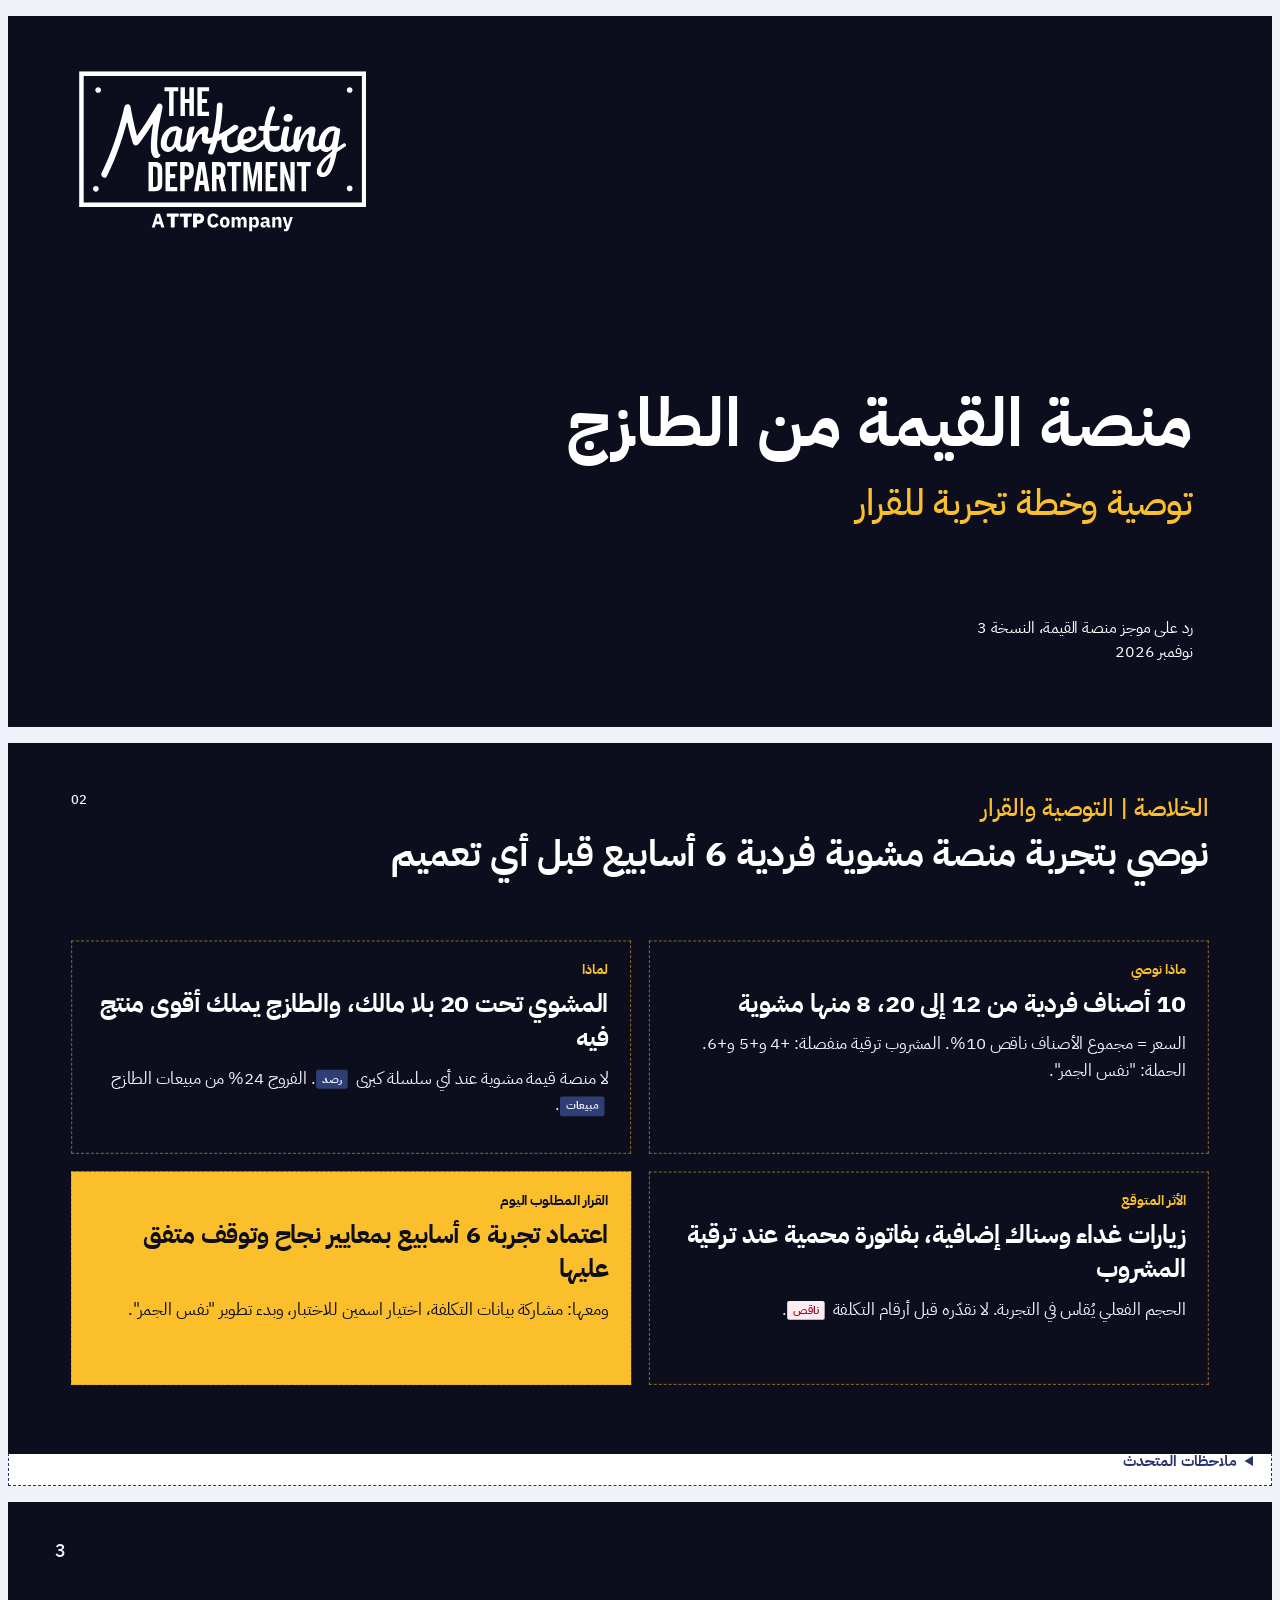
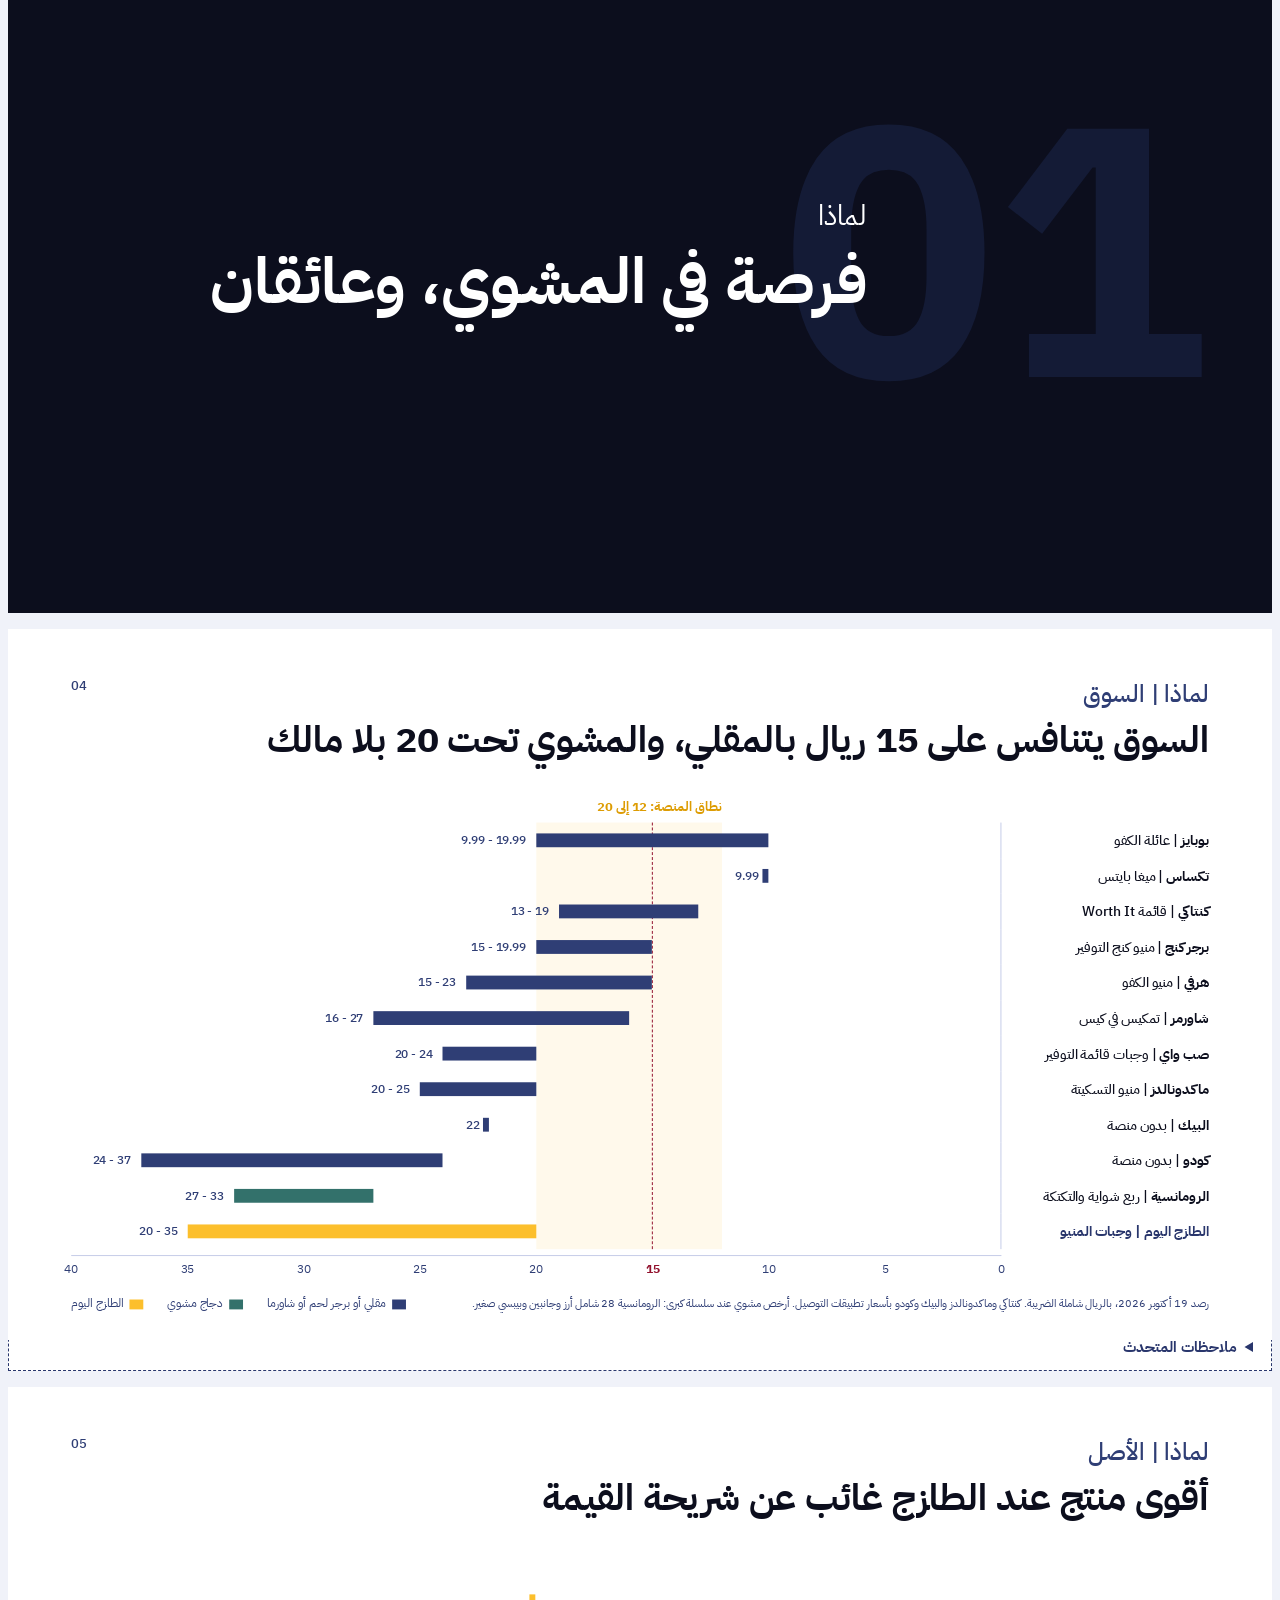
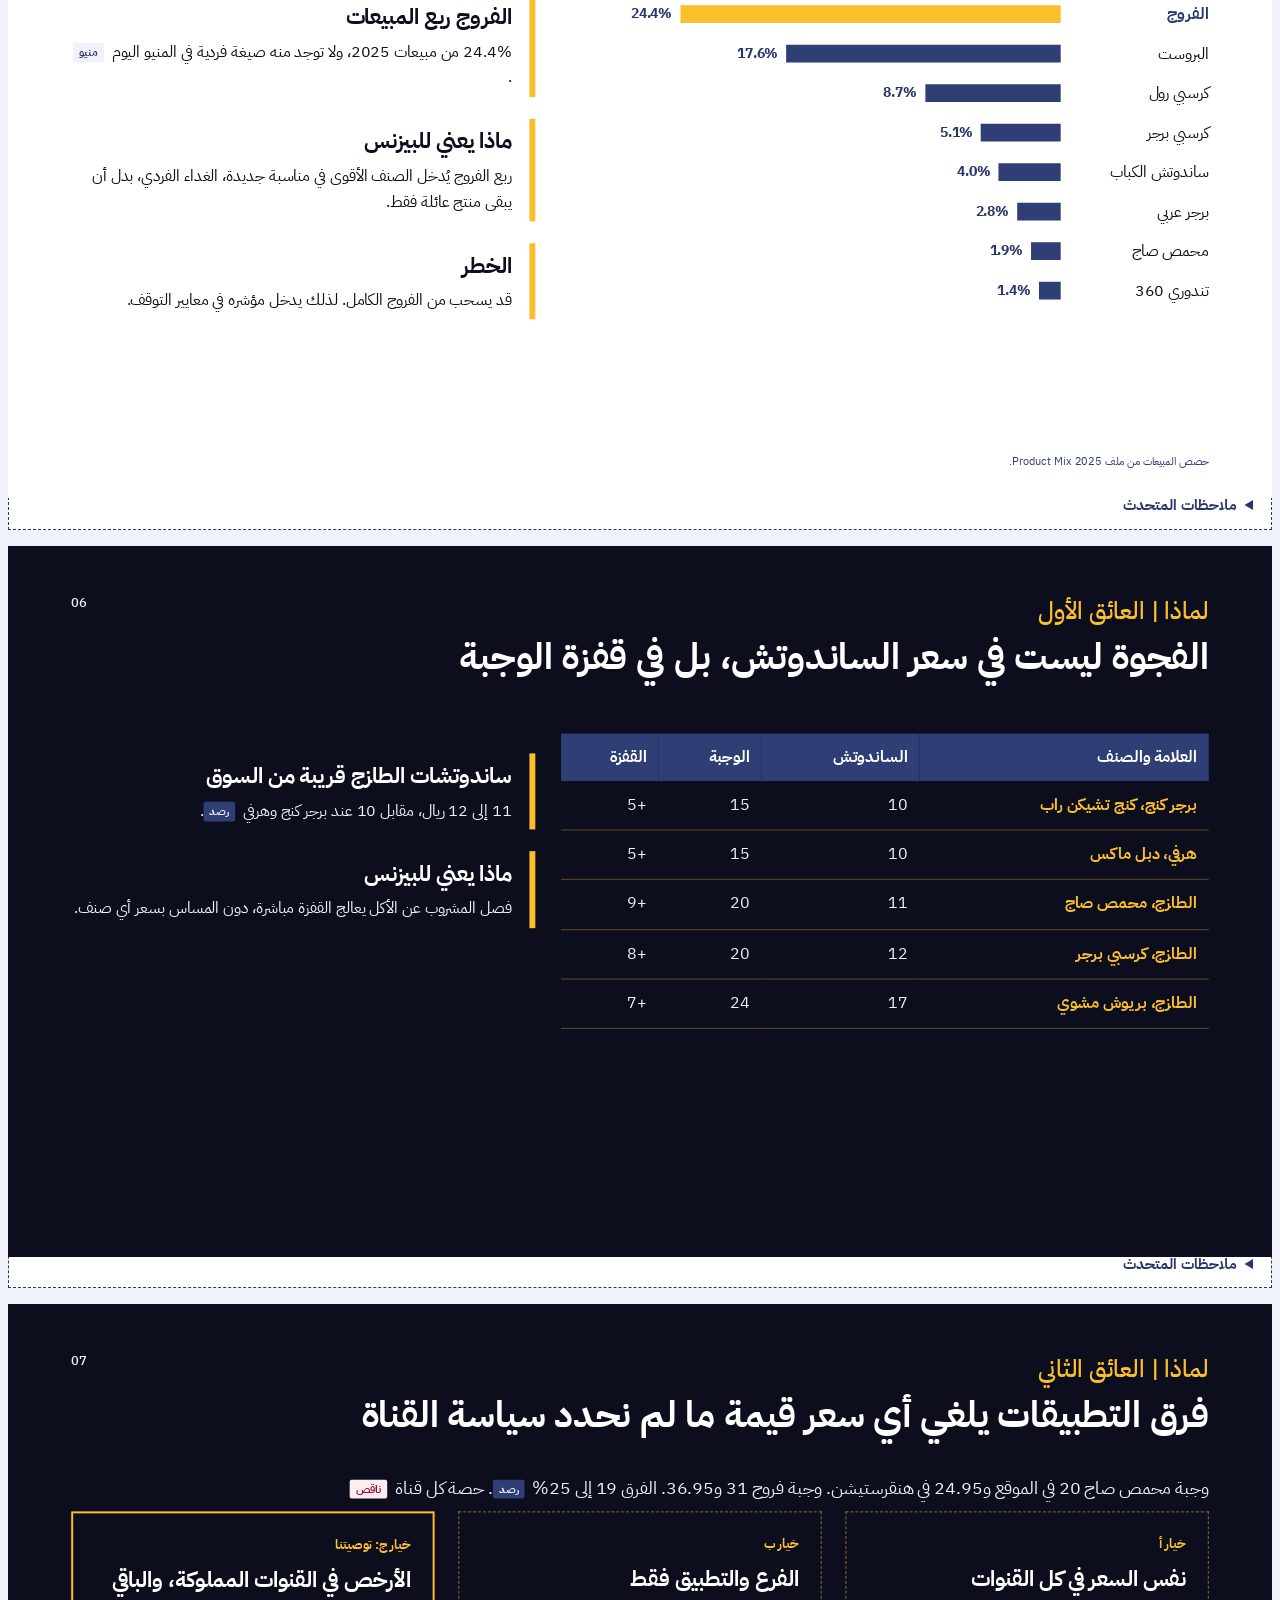
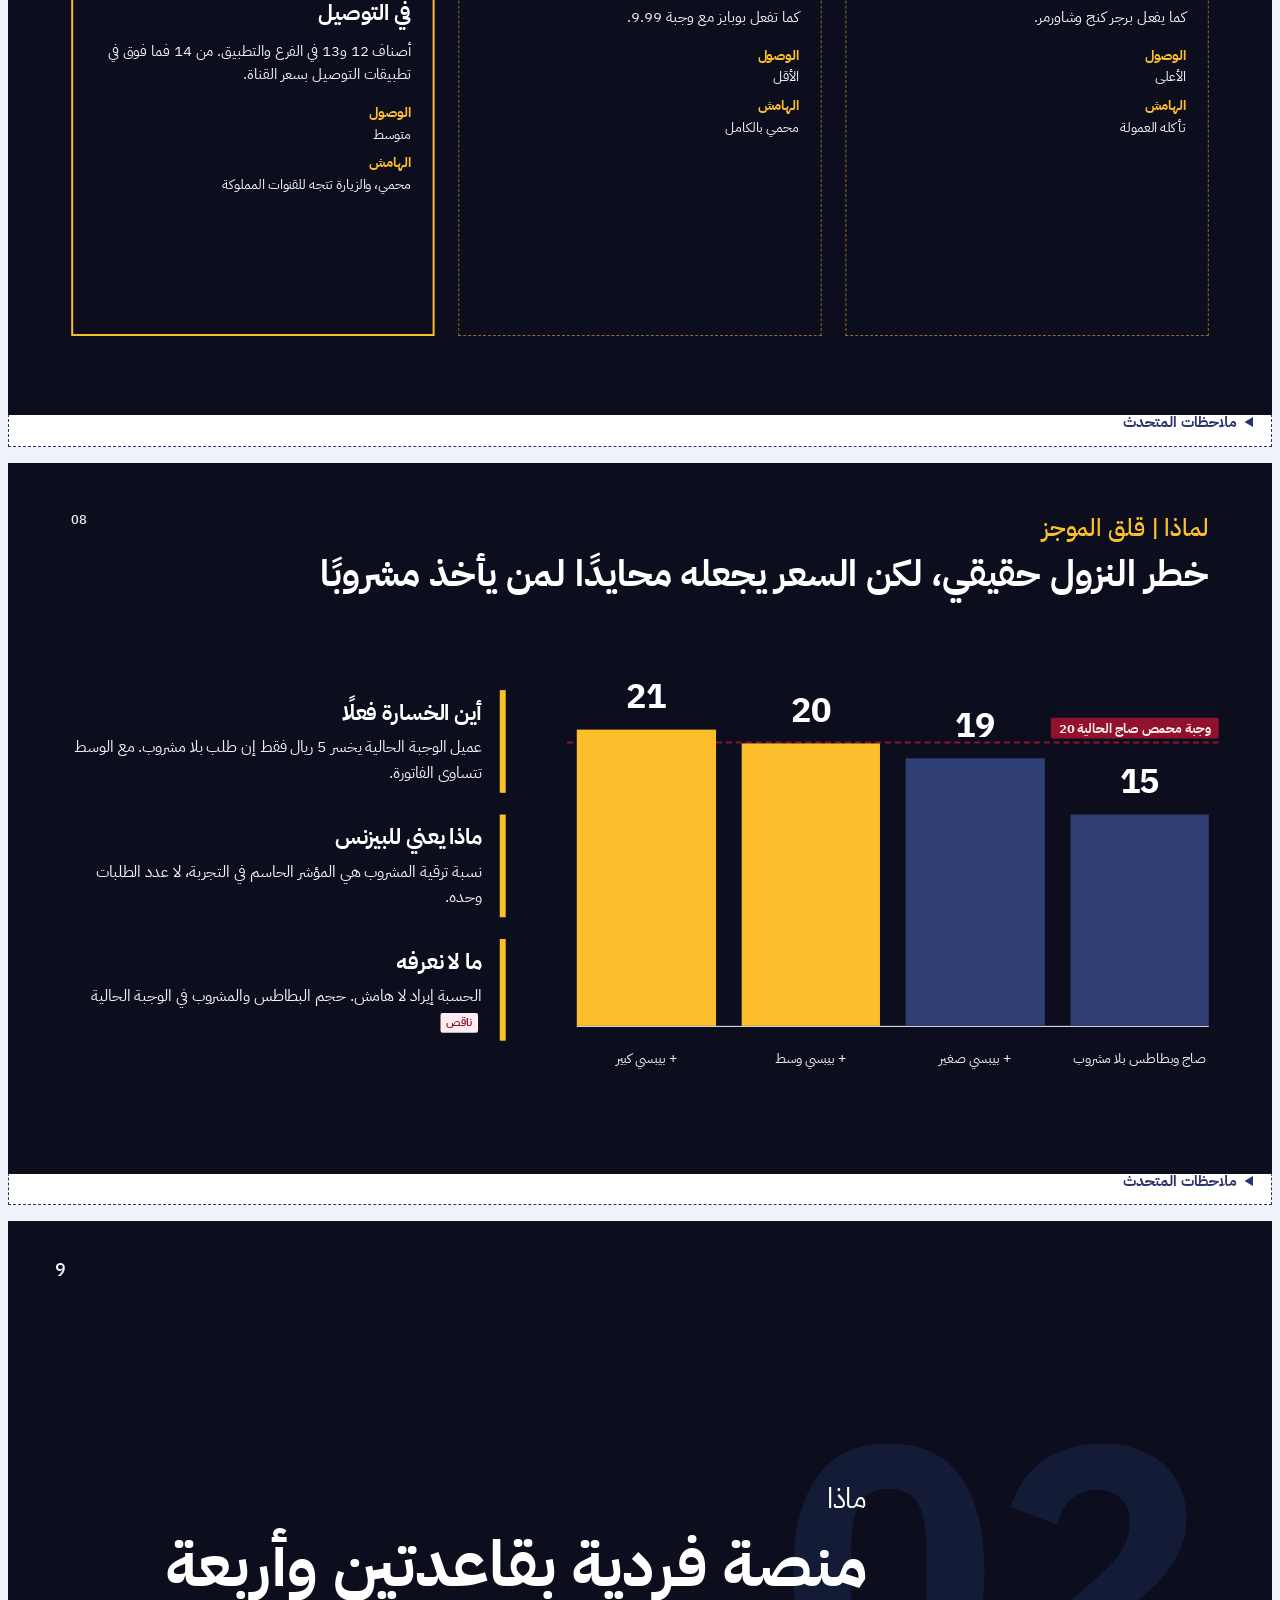
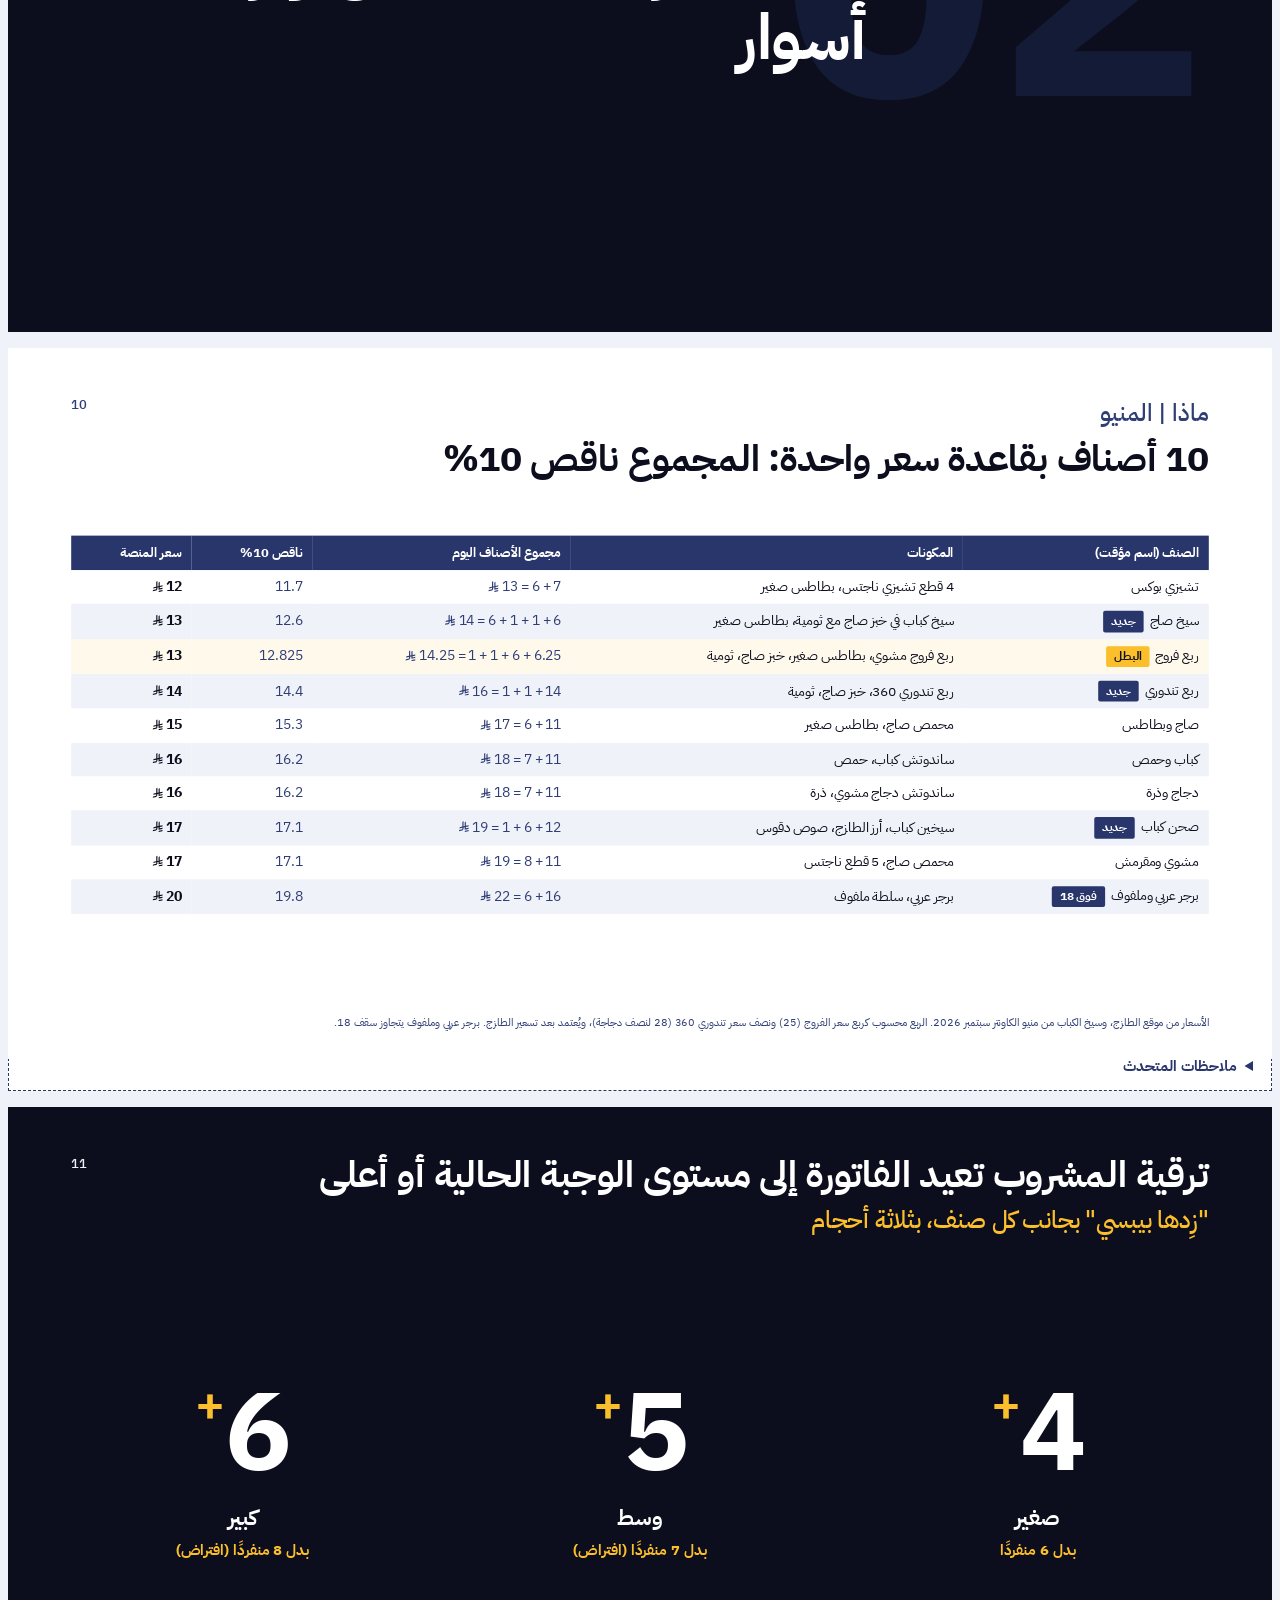
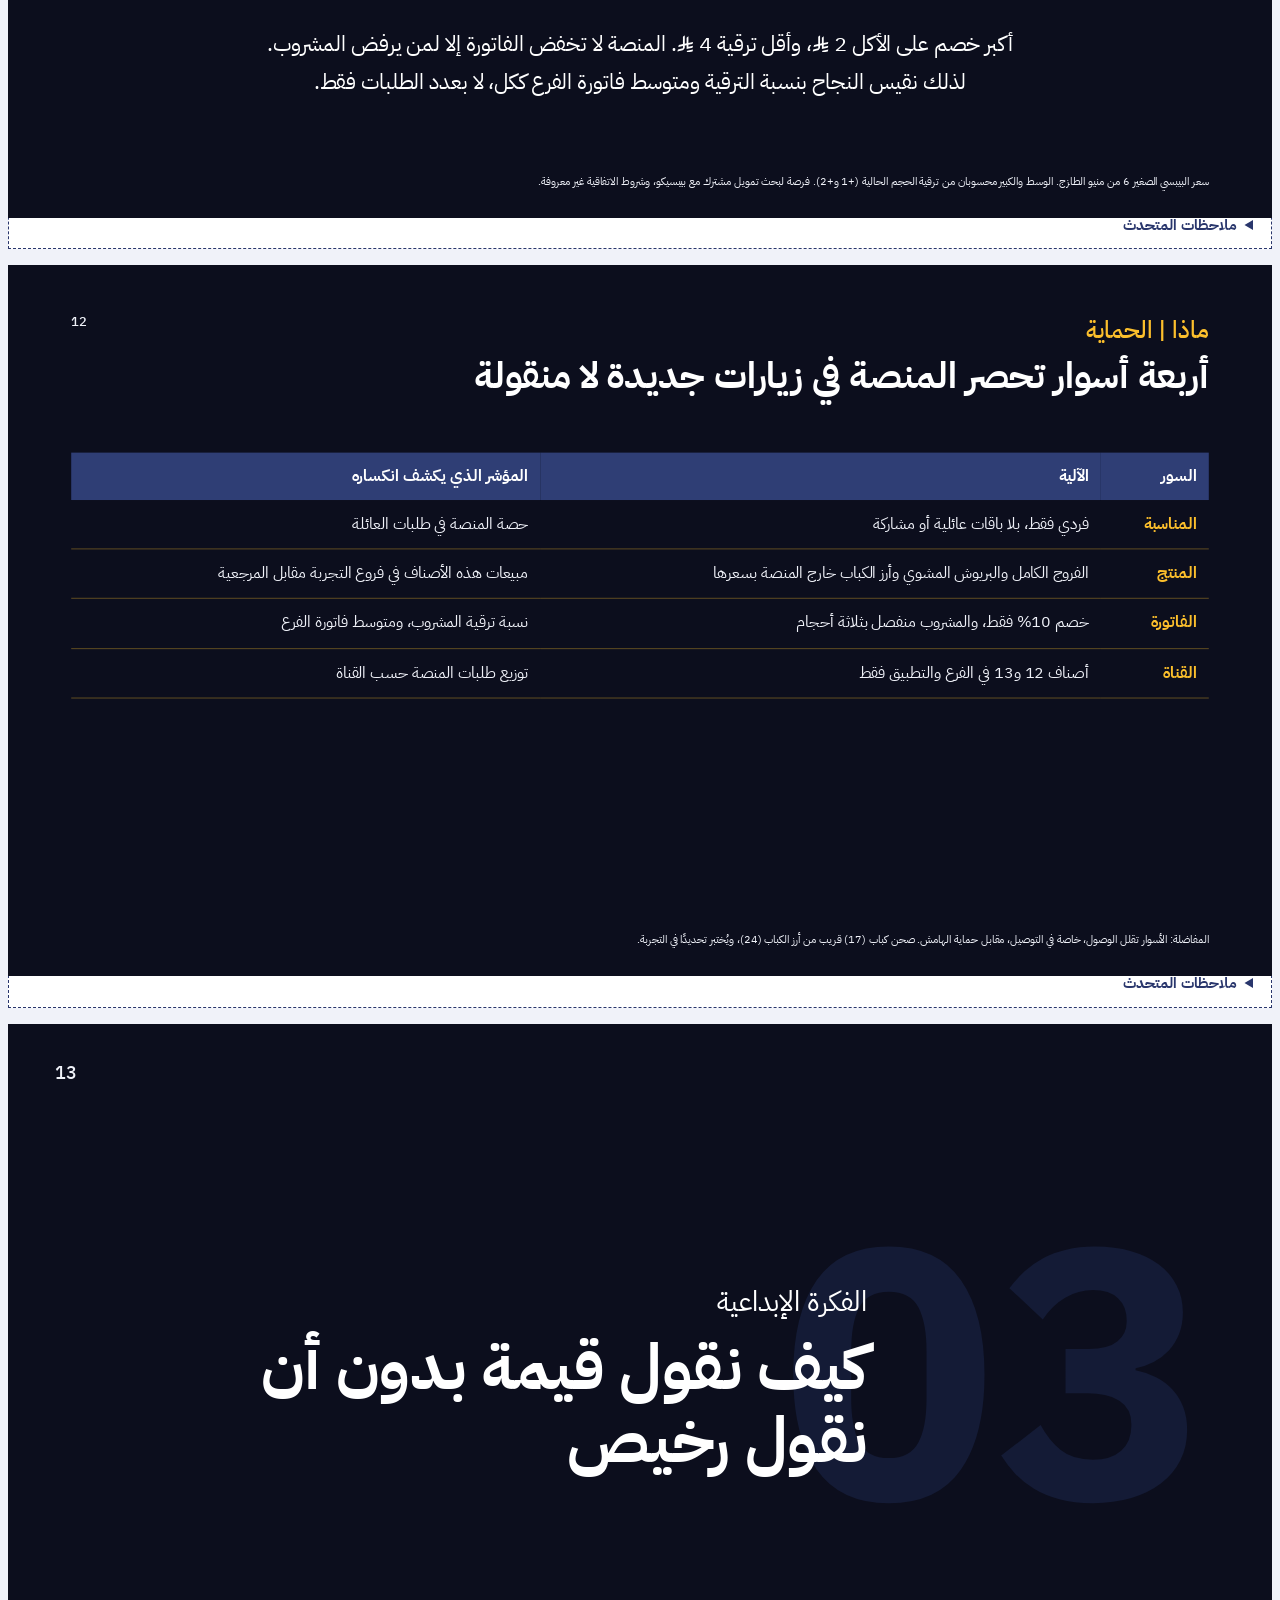
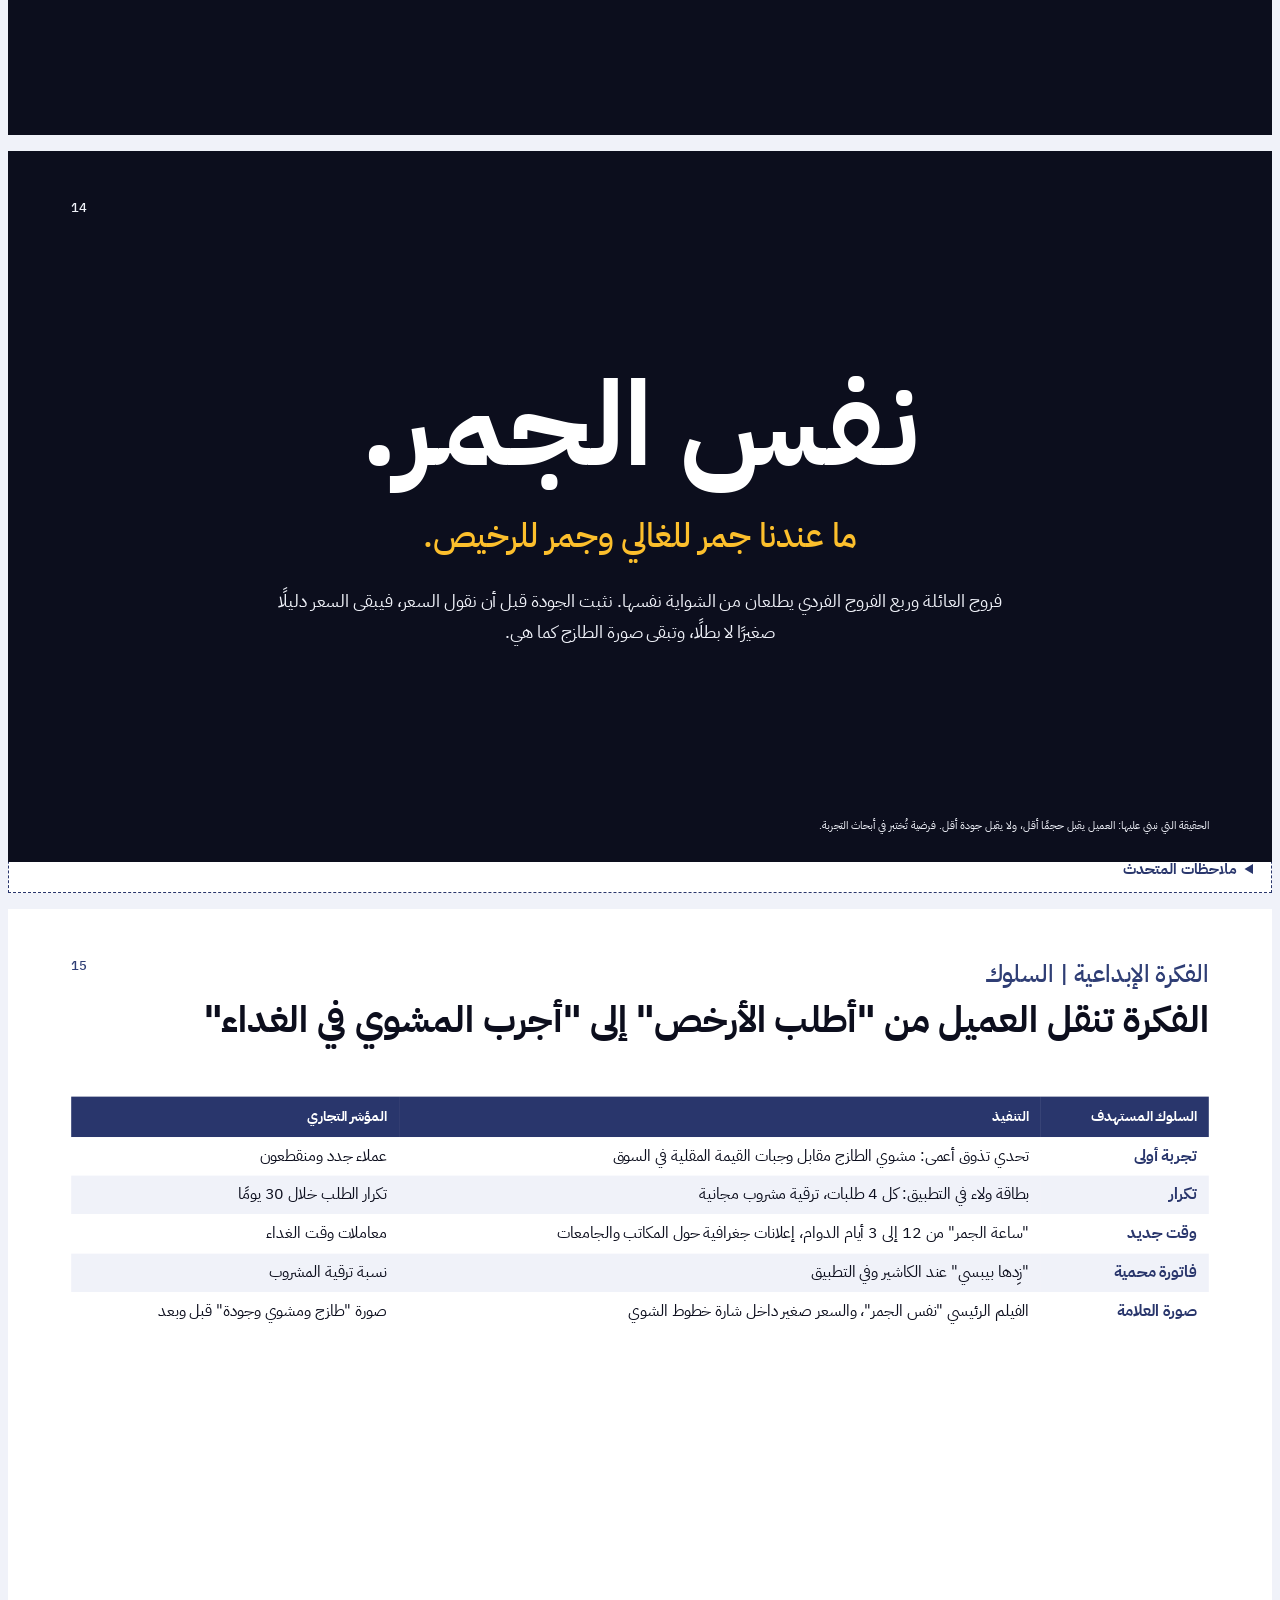
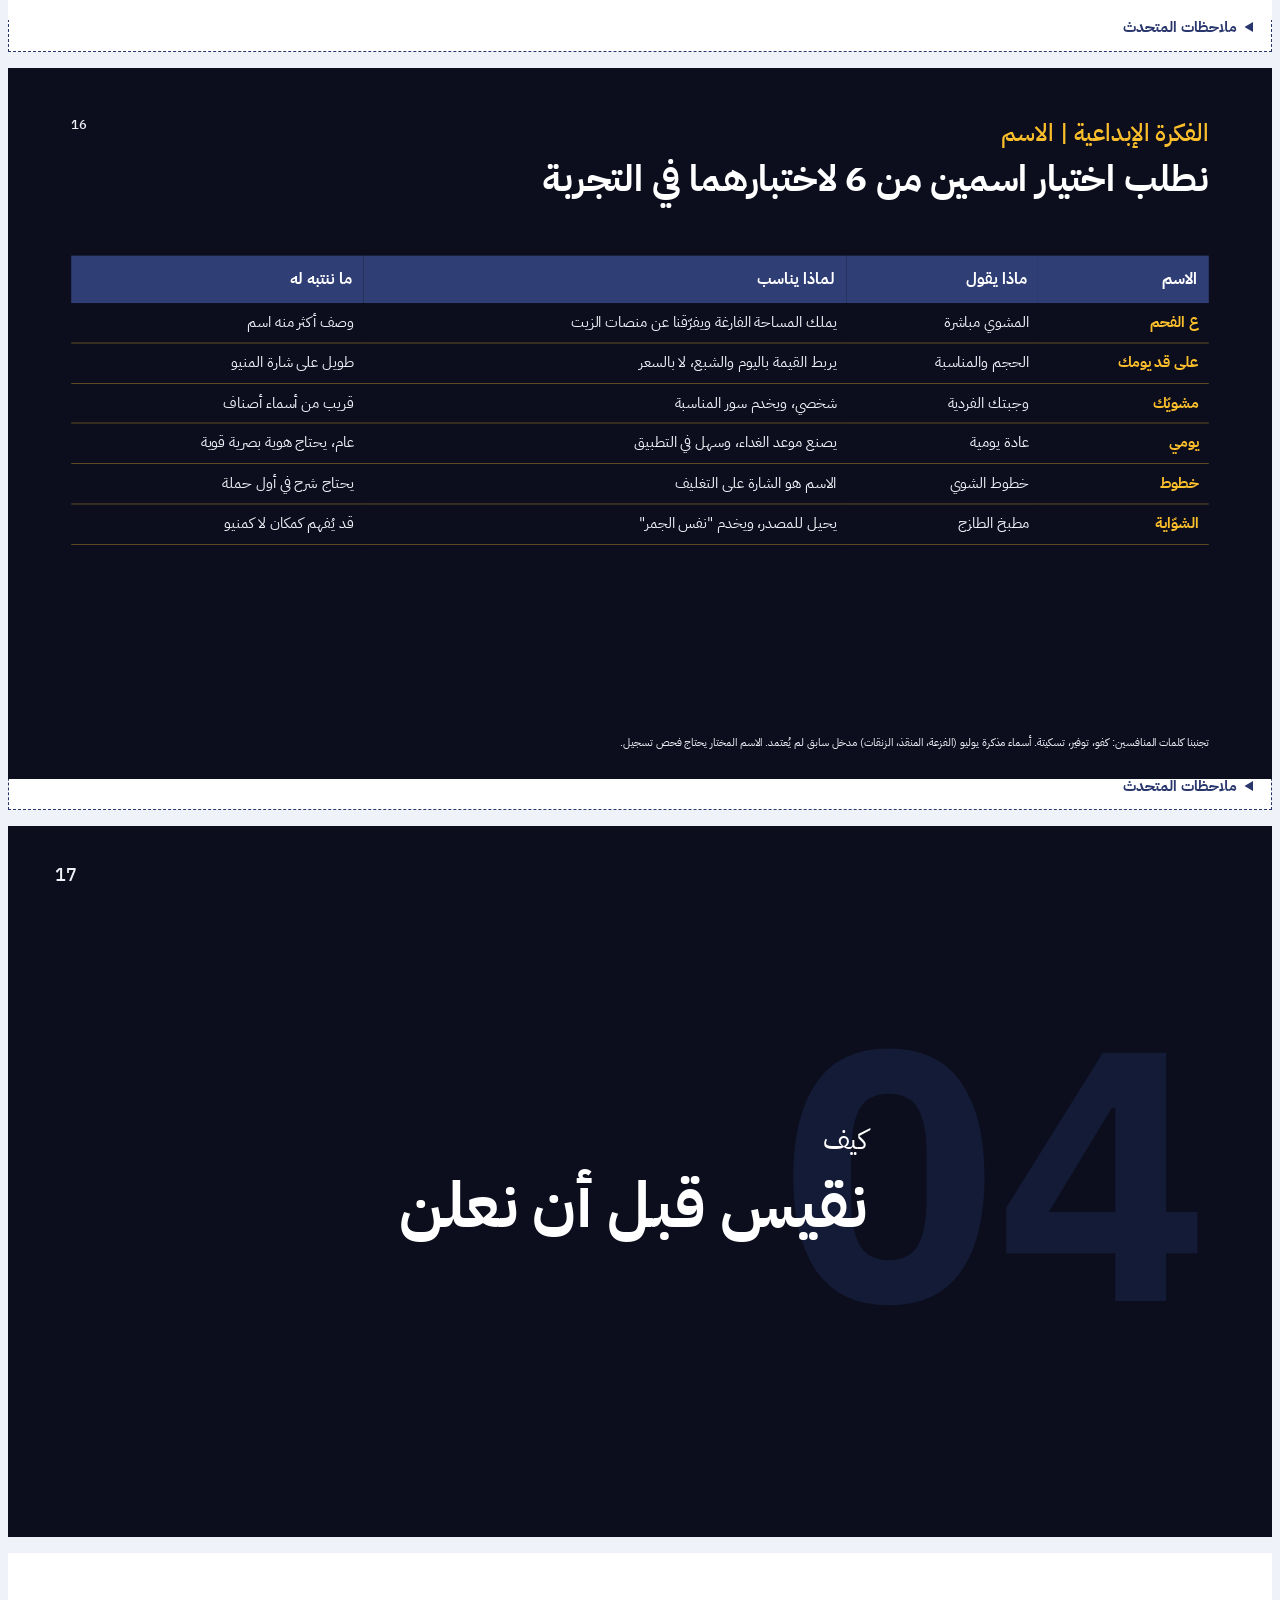
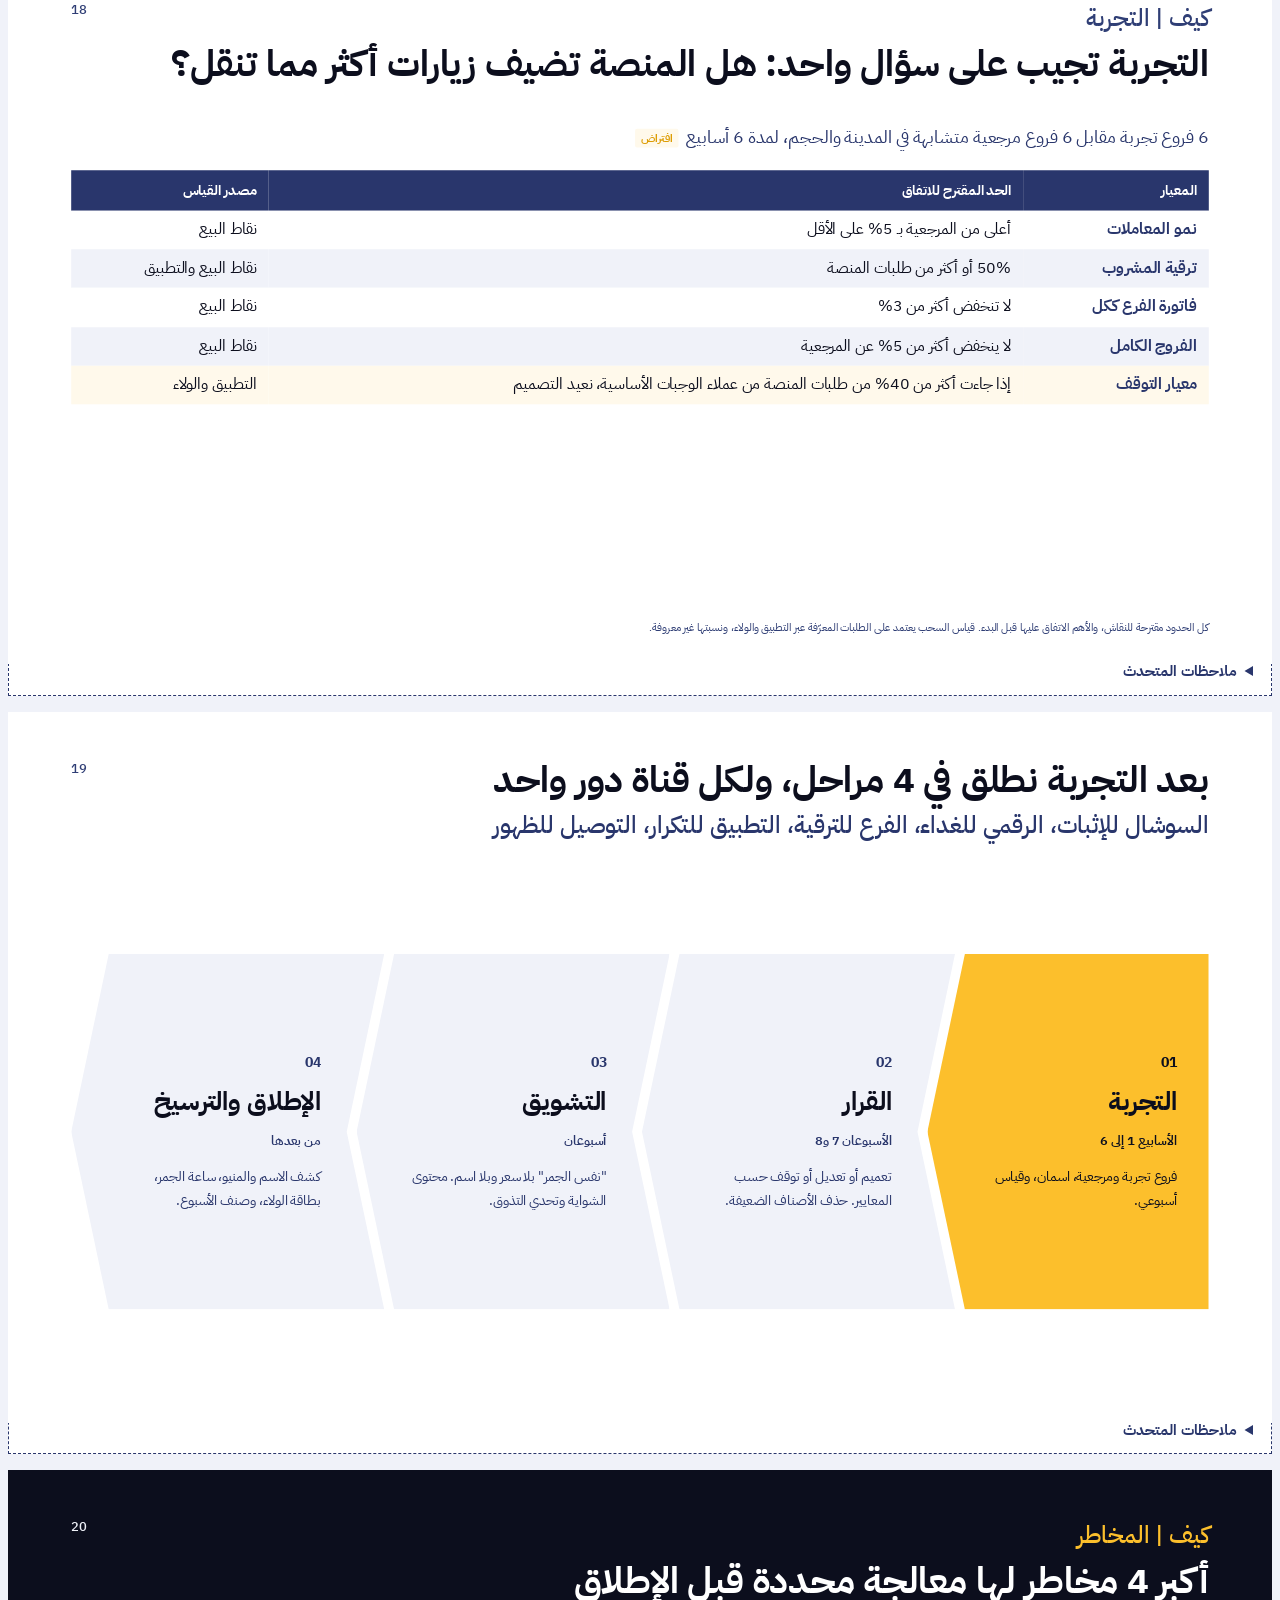
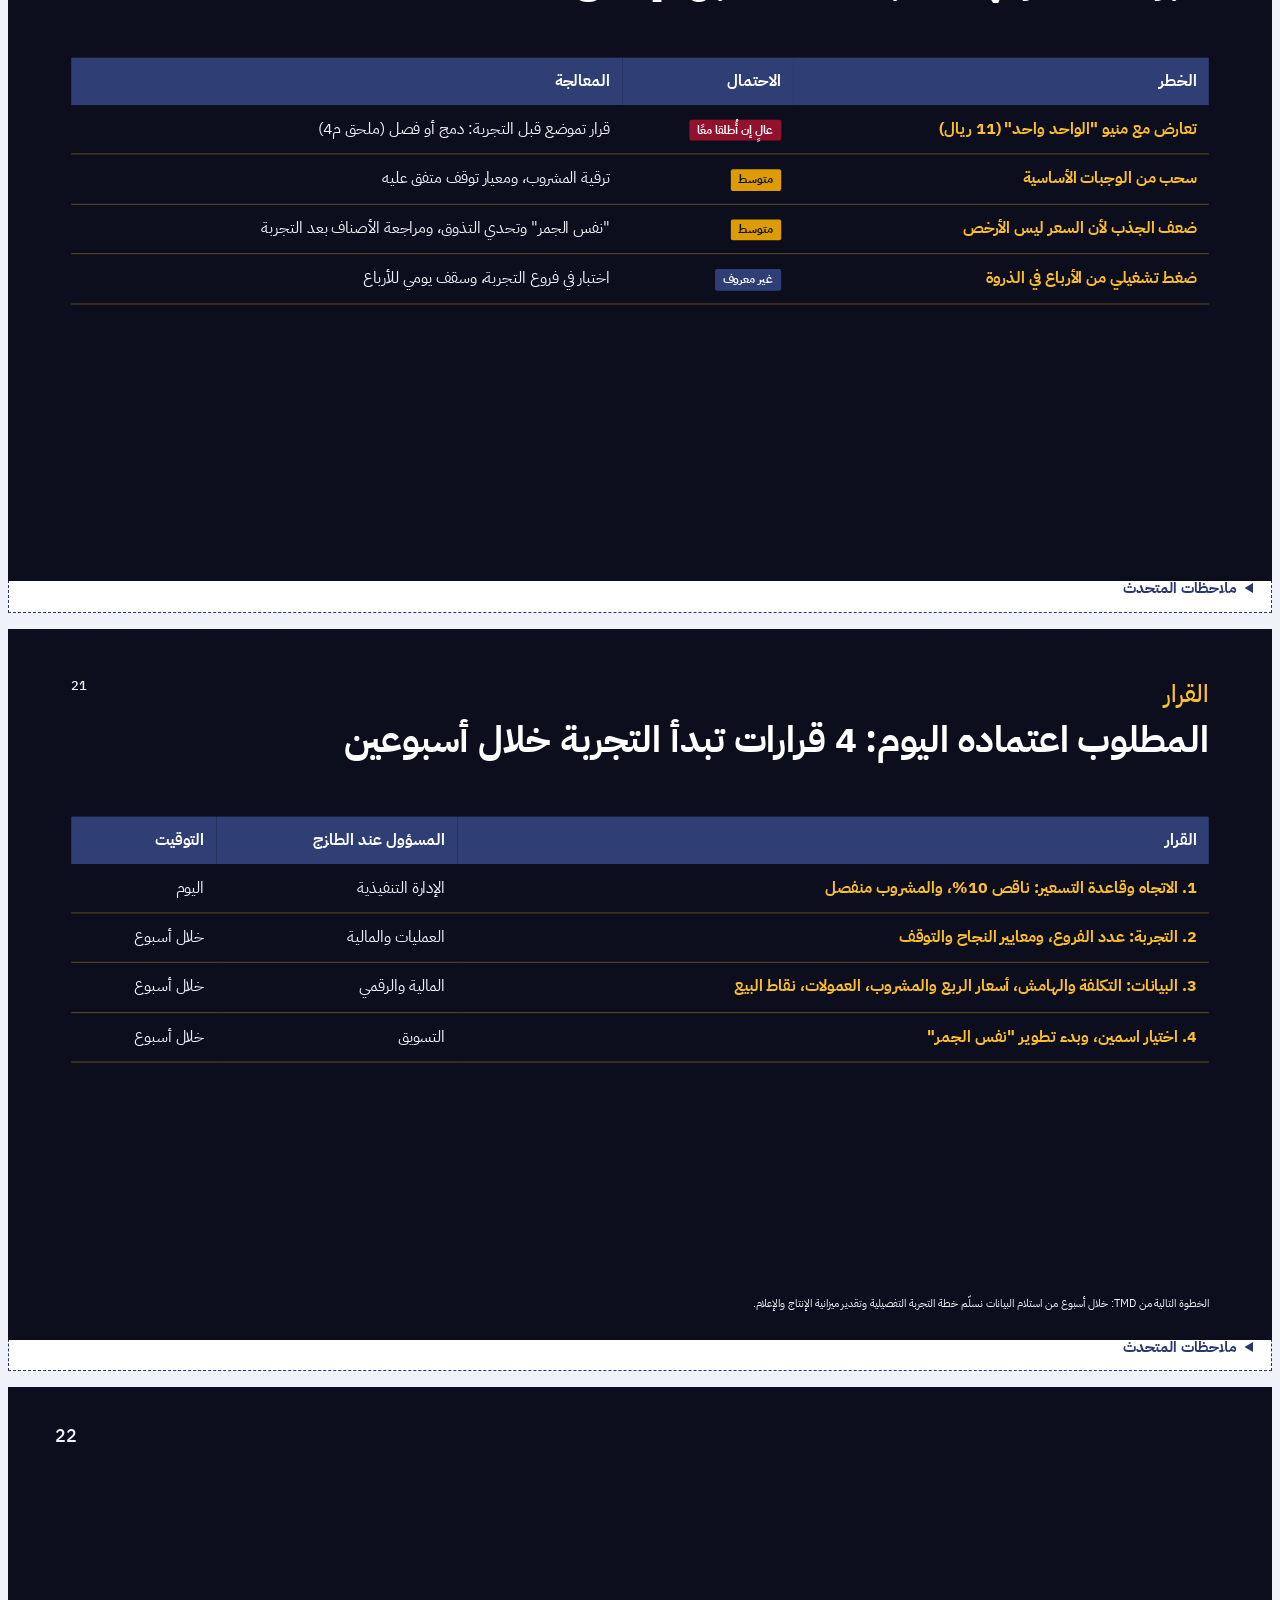
<file: altazaj-value-platform/AlTazaj-Value-Platform-TMD-v3.html>
<!doctype html>
<html lang="ar" dir="rtl">
<head>
<meta charset="utf-8">
<meta name="viewport" content="width=device-width, initial-scale=1">
<meta name="robots" content="noindex, nofollow">
<title>منصة القيمة | الطازج</title>
<link rel="stylesheet" href="https://fonts.googleapis.com/css2?family=IBM+Plex+Sans+Arabic:wght@300;400;500;600;700&display=swap">
<style>/* ============================================================
   TMD — The Marketing Department
   Foundations: Colors & Typography
   Source: TMD_Presentation_Master_Guidelines.txt + TMD Color Palette.pdf
   ============================================================ */



/* IBM Plex Sans Arabic family is also published on Google Fonts; this
   covers the additional weights (300, 500, 600, 700) that the brand
   guidelines reference but aren't bundled in the uploaded TTF. */


/* ============================================================
   BRAND RULE — CHARACTER SPACING (TRACKING)
   ============================================================
   Strictly prohibited: any non-normal letter-spacing on ANY text.
   This applies to ALL brand materials — headings, subheadings, body,
   footnotes, websites, presentations, every asset. No "tight" and no
   "loose" tracking under any circumstances. The override below
   enforces the rule globally even if a stale declaration slips in.
   ============================================================ */
*, *::before, *::after { letter-spacing: normal !important; }

:root {
  /* ---------- CORE (4) ------------------------------------- */
  --tmd-dark:          #0C0E1D;  /* Official Dark — replaces pure black */
  --tmd-white:         #ffffff;
  --tmd-blue:          #29366C;  /* Primary Blue — ONLY on white */
  --tmd-gold:          #fcbf2c;  /* Accent Gold */

  /* ---------- SECONDARY · DARK SHADES (4) ----------------- */
  --tmd-blue-dark:     #2f3e75;
  --tmd-gold-dark:     #dd9c03;
  --tmd-red-dark:      #92112d;
  --tmd-teal-dark:     #33716b;

  /* ---------- SECONDARY · LIGHT SHADES (4) ---------------- */
  --tmd-blue-light:    #f0f2f9;
  --tmd-gold-light:    #fff9eb;
  --tmd-red-light:     #fdedf0;
  --tmd-teal-light:    #f1f9f8;

  /* ---------- EXTRA (2) ----------------------------------- */
  --tmd-section-num:   #141B36;  /* Massive section numbers on dark */
  --tmd-gray-100:      #F2F2F2;  /* Neutral hairline / surface */

  /* ---------- LEGACY ALIASES (kept for backward refs) ----- */
  --tmd-gray-50:       #f0f2f9;
  --tmd-blue-700:      #2f3e75;
  --tmd-yellow-50:     #fff9eb;

  /* ---------- SEMANTIC — LIGHT MODE (white bg) ------------ */
  --tmd-bg:            var(--tmd-white);
  --tmd-fg:            var(--tmd-dark);
  --tmd-fg-muted:      var(--tmd-blue-700);
  --tmd-fg-subtle:     var(--tmd-gray-50);
  --tmd-primary:       var(--tmd-blue);
  --tmd-accent:        var(--tmd-gold);
  --tmd-border:        var(--tmd-gray-50);
  --tmd-surface:       var(--tmd-gray-50);   /* one-shade-deeper analytical boxes */

  /* Data viz */
  --tmd-data-views:    var(--tmd-teal-dark);
  --tmd-data-engage:   var(--tmd-red-dark);
  --tmd-data-publish:  var(--tmd-gold);

  /* ---------- TYPE ---------------------------------------- */
  --tmd-font:          "IBM Plex Sans Arabic", "IBM Plex Sans", system-ui, -apple-system, "Segoe UI", sans-serif;
  --tmd-font-mono:     "IBM Plex Mono", ui-monospace, SFMono-Regular, Menlo, monospace;

  /* Scale (px @1080-line slide / 16px web base) */
  --tmd-size-cover:    96px;  /* Cover title — massive */
  --tmd-size-section:  72px;  /* Section divider subsection */
  --tmd-size-h1:       56px;  /* Slide main title — large bold */
  --tmd-size-h2:       40px;
  --tmd-size-h3:       28px;
  --tmd-size-body:     20px;
  --tmd-size-sm:       16px;  /* Subtitle / breadcrumb */
  --tmd-size-xs:       12px;  /* Footnote / page number */
  --tmd-size-stat:     128px; /* Statistical typography — massive bold */

  --tmd-weight-bold:   700;
  --tmd-weight-semi:   600;
  --tmd-weight-med:    500;
  --tmd-weight-reg:    400;
  --tmd-weight-light:  300;

  --tmd-track-tight:   0;       /* BRAND RULE: never tighten */
  --tmd-track-normal:  0;
  --tmd-track-wide:    0;       /* BRAND RULE: never loosen */

  --tmd-leading-tight: 1.1;
  --tmd-leading-snug:  1.25;
  --tmd-leading-body:  1.5;

  /* ---------- SPACING ------------------------------------- */
  --tmd-space-1:       4px;
  --tmd-space-2:       8px;
  --tmd-space-3:       12px;
  --tmd-space-4:       16px;
  --tmd-space-5:       24px;
  --tmd-space-6:       32px;
  --tmd-space-7:       48px;
  --tmd-space-8:       64px;
  --tmd-space-9:       96px;
  --tmd-safe-margin:   48px;   /* 0.5in @ ~96dpi */

  /* ---------- RADII / BORDERS / LINES --------------------- */
  /* TMD is a sharp, geometric system. Radii are SMALL by default. */
  --tmd-radius-none:   0;
  --tmd-radius-sm:     2px;
  --tmd-radius-md:     4px;
  --tmd-radius-pill:   999px;
  --tmd-border-hair:   1px;
  --tmd-border-thin:   2px;
  --tmd-accent-line:   6px;   /* Generic gold divider element. NOT used on the Cover slide. */

  /* No shadow system — TMD forbids depth/gradients. Use borders + lines. */
  --tmd-shadow-none:   none;
}

/* Dark mode tokens are applied with [data-theme="dark"] OR inside
   a .tmd-dark surface. Both forms supported. */
:root[data-theme="dark"],
.tmd-dark {
  --tmd-bg:            var(--tmd-dark);
  --tmd-fg:            var(--tmd-white);
  --tmd-fg-muted:      var(--tmd-gray-50);
  --tmd-fg-subtle:     var(--tmd-blue-700);
  --tmd-primary:       var(--tmd-gold);   /* Primary Blue forbidden on dark */
  --tmd-accent:        var(--tmd-gold);
  --tmd-border:        var(--tmd-blue-700);
  --tmd-surface:       #141B36;            /* one-shade-deeper than --tmd-dark */
}

/* ============================================================
   SEMANTIC ELEMENT STYLES
   ============================================================ */

.tmd-body, body.tmd {
  background: var(--tmd-bg);
  color: var(--tmd-fg);
  font-family: var(--tmd-font);
  font-size: var(--tmd-size-body);
  font-weight: var(--tmd-weight-reg);
  line-height: var(--tmd-leading-body);
  -webkit-font-smoothing: antialiased;
}

.tmd-h1, h1.tmd {
  font-family: var(--tmd-font);
  font-size: var(--tmd-size-h1);
  font-weight: var(--tmd-weight-bold);
  line-height: var(--tmd-leading-tight);
  letter-spacing: var(--tmd-track-tight);
  color: var(--tmd-fg);
  margin: 0;
}
.tmd-h2, h2.tmd {
  font-size: var(--tmd-size-h2);
  font-weight: var(--tmd-weight-bold);
  line-height: var(--tmd-leading-snug);
  letter-spacing: var(--tmd-track-tight);
  color: var(--tmd-fg);
  margin: 0;
}
.tmd-h3, h3.tmd {
  font-size: var(--tmd-size-h3);
  font-weight: var(--tmd-weight-semi);
  line-height: var(--tmd-leading-snug);
  color: var(--tmd-fg);
  margin: 0;
}
.tmd-subtitle {
  font-size: var(--tmd-size-sm);
  font-weight: var(--tmd-weight-med);
  letter-spacing: var(--tmd-track-wide);
  color: var(--tmd-accent);          /* gold on dark, set per-mode */
  text-transform: none;
}
.tmd-dark .tmd-subtitle { color: var(--tmd-gold); }
:root[data-theme="light"] .tmd-subtitle,
.tmd-light .tmd-subtitle { color: var(--tmd-blue); }

.tmd-breadcrumb {
  font-size: var(--tmd-size-sm);
  letter-spacing: var(--tmd-track-wide);
  color: var(--tmd-blue-700);
}
.tmd-dark .tmd-breadcrumb { color: var(--tmd-gold); }

.tmd-page-num {
  font-size: var(--tmd-size-xs);
  font-weight: var(--tmd-weight-med);
  letter-spacing: var(--tmd-track-wide);
  color: var(--tmd-blue-700);
}
.tmd-dark .tmd-page-num { color: var(--tmd-gray-50); }

.tmd-footnote {
  font-size: var(--tmd-size-xs);
  color: var(--tmd-blue-700);
}

.tmd-stat-num {
  font-size: var(--tmd-size-stat);
  font-weight: var(--tmd-weight-bold);
  line-height: 0.9;
  letter-spacing: var(--tmd-track-tight);
  color: var(--tmd-blue);
}
.tmd-dark .tmd-stat-num { color: var(--tmd-white); }
.tmd-stat-unit {
  font-size: var(--tmd-size-sm);
  font-weight: var(--tmd-weight-med);
  color: var(--tmd-blue-700);
  letter-spacing: var(--tmd-track-wide);
}
.tmd-dark .tmd-stat-unit { color: var(--tmd-gold); }

.tmd-badge {
  display: inline-block;
  background: var(--tmd-gold);
  color: var(--tmd-dark);
  font-size: var(--tmd-size-xs);
  font-weight: var(--tmd-weight-semi);
  letter-spacing: var(--tmd-track-wide);
  padding: 6px 12px;
  border-radius: var(--tmd-radius-sm);
  text-transform: uppercase;
}

.tmd-accent-line {
  display: block;
  width: 96px;
  height: var(--tmd-accent-line);
  background: var(--tmd-gold);
  border: 0;
}
</style>
<style>
/* ===== TMD slide foundation (tmd-brand/slides.css) ===== */
html, body { margin: 0; padding: 0; }
body { font-family: var(--tmd-font); background: #f0f2f9; }
.deck { display: flex; flex-direction: column; align-items: center; gap: 32px; padding: 32px 0; }
.slide-wrap { width: 1280px; height: 720px; flex-shrink: 0; }
.slide { width: 33.867cm; height: 19.05cm; box-sizing: border-box; padding: 48px 64px; position: relative; overflow: hidden; }
.slide.dark { background: #0C0E1D; color: #fff; }
.slide.light { background: #ffffff; color: #0C0E1D; }
.page-num { position: absolute; top: 48px; right: 64px; font-size: 13px; font-weight: 500; }
.slide.dark .page-num { color: #f0f2f9; }
.slide.light .page-num { color: #2f3e75; }
.header { position: absolute; top: 48px; left: 64px; text-align: left; max-width: 700px; }
.header .crumb { font-size: 24px; font-weight: 500; margin-bottom: 8px; }
.slide.dark .header .crumb { color: #fcbf2c; }
.slide.light .header .crumb { color: #2f3e75; }
.header .title { font-size: 37px; font-weight: 700; line-height: 1.15; }
.header .subtitle { font-size: 24px; font-weight: 500; margin-top: 6px; }
.slide.dark .header .subtitle { color: #fcbf2c; }
.slide.light .header .subtitle { color: #29366C; }
.footnote { position: absolute; bottom: 28px; left: 64px; font-size: 11px; color: #2f3e75; }
.slide.dark .footnote { color: #f0f2f9; }
.slide.rtl .page-num { right: auto; left: 64px; }
.slide.rtl .header { left: auto; right: 64px; text-align: right; max-width: none; }
.slide.rtl .footnote { left: auto; right: 64px; }
.sar { width: 0.8em; height: 0.8em; fill: currentColor; display: inline-block; vertical-align: -0.05em; }

/* ===== T1 Cover ===== */
.cover { padding: 0; direction: rtl; }
.cover .logo { position: absolute; top: 56px; left: 72px; height: 170px; width: auto; display: block; }
.cover .text-block { position: absolute; right: 80px; bottom: 200px; max-width: 1100px; text-align: right; }
.cover .title { font-size: 68px; font-weight: 700; line-height: 1.05; color: #fff; margin: 0 0 18px 0; }
.cover .subtitle { font-size: 36px; color: #fcbf2c; font-weight: 500; margin: 0; }
.cover .versioning { position: absolute; right: 80px; bottom: 64px; font-size: 16px; color: #fff; line-height: 1.5; text-align: right; }
.cover .versioning span { display: block; }

/* ===== T2 Section divider ===== */
.sd { padding: 0; direction: rtl; }
.sd .page-num { position: absolute; top: 36px; left: 48px; right: auto; font-size: 18px; color: #f0f2f9; }
.sd .bignum { position: absolute; right: 64px; top: 50%; transform: translateY(-50%); font-size: 360px; font-weight: 700; line-height: 0.8; color: #141B36; z-index: 1; }
.sd .content { position: absolute; right: 410px; top: 50%; transform: translateY(-50%); z-index: 2; max-width: 740px; text-align: right; }
.sd .kicker { font-size: 28px; font-weight: 400; color: #fff; margin: 0 0 10px 0; }
.sd .name { font-size: 64px; font-weight: 700; line-height: 1.15; color: #fff; margin: 0; }

/* ===== T3 Agenda ===== */
.ag { padding: 0; direction: rtl; }
.ag .title-block { position: absolute; top: 56px; right: 80px; }
.ag .title-block .title { font-size: 37px; font-weight: 700; color: #fff; margin: 0; }
.ag .page-num { position: absolute; top: 36px; left: 48px; right: auto; font-size: 16px; color: #f0f2f9; }
.ag .items { position: absolute; top: 160px; right: 80px; left: 360px; display: flex; flex-direction: column; gap: 14px; }
.item { display: flex; align-items: stretch; gap: 14px; min-height: 50px; }
.item .box { width: 50px; min-height: 50px; background: #fcbf2c; color: #0C0E1D; display: flex; align-items: center; justify-content: center; font-weight: 700; font-size: 22px; flex-shrink: 0; box-sizing: border-box; }
.item .bar { flex: 1; min-height: 50px; border: 1px dashed rgba(252,191,44,0.55); display: flex; align-items: center; padding: 0 18px; color: #fcbf2c; font-size: 18px; font-weight: 700; box-sizing: border-box; }
.ag.crit .items { top: 200px; left: 80px; gap: 16px; }
.ag.crit .item { min-height: 72px; }
.ag.crit .item .box { min-height: 72px; width: 72px; }
.ag.crit .bar { flex-direction: column; align-items: flex-start; justify-content: center; gap: 2px; padding: 10px 20px; }
.ag.crit .bar b { font-size: 20px; color: #fcbf2c; }
.ag.crit .bar span { font-size: 16px; font-weight: 400; color: #f0f2f9; }

/* ===== T4 Content light ===== */
.ct .body { position: absolute; top: 230px; left: 64px; right: 64px; bottom: 80px; display: grid; grid-template-columns: 1fr 1fr 1fr; gap: 32px; direction: rtl; }
.ct .col { padding-top: 22px; border-top: 6px solid #29366C; text-align: right; }
.ct .col.accent { border-top-color: #fcbf2c; }
.ct .col h3 { font-size: 28px; font-weight: 700; margin: 0 0 14px; color: #0C0E1D; }
.ct .col p { font-size: 17px; line-height: 1.7; color: #0C0E1D; margin: 0; max-width: 340px; }
.ct .col .num { font-size: 13px; font-weight: 700; color: #2f3e75; margin-bottom: 12px; }

/* ===== T5 Content dark ===== */
.cd .body { position: absolute; top: 210px; left: 64px; right: 64px; bottom: 80px; display: grid; grid-template-columns: 1fr 1fr; gap: 56px; align-items: center; direction: rtl; }
.lede { font-size: 32px; line-height: 1.5; font-weight: 500; color: #fff; max-width: 540px; text-align: right; }
.lede em { font-style: normal; color: #fcbf2c; }
.points { display: flex; flex-direction: column; gap: 18px; }
.pt { padding: 16px 22px; border: 1px dashed rgba(252,191,44,0.55); text-align: right; }
.pt h4 { margin: 0 0 6px; font-size: 22px; font-weight: 700; color: #fff; }
.pt p { margin: 0; font-size: 16px; line-height: 1.6; color: #f0f2f9; }

/* ===== T6 Stats ===== */
.st .body { position: absolute; top: 200px; left: 64px; right: 64px; bottom: 260px; display: grid; grid-template-columns: repeat(3, 1fr); gap: 56px; align-items: end; direction: rtl; }
.sc { display: flex; flex-direction: column; align-items: center; text-align: center; }
.sc .unit { font-size: 15px; color: #fcbf2c; margin-top: 16px; line-height: 1.5; font-weight: 700; max-width: 100%; }
.sc .num { font-size: 112px; font-weight: 700; line-height: 0.9; color: #fff; direction: ltr; }
.sc .num small { font-size: 0.45em; font-weight: 600; margin-left: 2px; vertical-align: top; color: #fcbf2c; }
.sc .num .sar { width: 0.42em; height: 0.42em; color: #fcbf2c; vertical-align: top; margin-right: 8px; margin-top: 6px; }
.sc .name { font-size: 22px; font-weight: 700; color: #fff; margin-top: 18px; }
.sc .name + .unit { margin-top: 6px; }
.st .caption { position: absolute; left: 64px; right: 64px; bottom: 120px; font-size: 22px; line-height: 1.7; color: #fff; font-weight: 400; text-align: center; margin: 0; }
.st .caption span { display: block; }
.st .caption .sar { width: 0.8em; height: 0.8em; }

/* ===== T7 Comparison ===== */
.cmp .body { position: absolute; top: 210px; left: 64px; right: 64px; bottom: 80px; display: grid; grid-template-columns: 1fr 1fr; gap: 32px; direction: rtl; }
.cc { background: #0C0E1D; padding: 32px; display: flex; flex-direction: column; gap: 16px; color: #fff; text-align: right; }
.cc.us { background: #fff; border: 1.5px dashed #29366C; color: #0C0E1D; }
.cc .tag { font-size: 14px; font-weight: 700; color: #fcbf2c; }
.cc.us .tag { color: #29366C; }
.cc h3 { margin: 0; font-size: 38px; font-weight: 700; color: #fff; }
.cc.us h3 { color: #0C0E1D; }
.cc ul { list-style: none; padding: 0; margin: 8px 0 0; display: flex; flex-direction: column; gap: 10px; }
.cc li { font-size: 17px; color: #fff; padding-right: 18px; position: relative; line-height: 1.6; }
.cc.us li { color: #0C0E1D; }
.cc li:before { content: ""; position: absolute; right: 0; top: 13px; width: 10px; height: 2px; background: #f0f2f9; }
.cc.us li:before { background: #fcbf2c; }

/* ===== T8 Tables ===== */
.tb .body { position: absolute; top: 190px; left: 64px; right: 64px; bottom: 70px; direction: rtl; }
table.tmd { width: 100%; border-collapse: collapse; font-size: 16px; text-align: right; }
table.tmd th { background: #29366C; color: #fff; font-weight: 700; padding: 10px 12px; font-size: 14px; }
table.tmd td { padding: 8px 12px; line-height: 1.45; vertical-align: middle; }
.slide.light table.tmd tbody tr:nth-child(odd) td { background: #ffffff; }
.slide.light table.tmd tbody tr:nth-child(even) td { background: #f0f2f9; }
.slide.dark table.tmd th { background: #2f3e75; font-size: 16px; padding: 12px; }
.slide.dark table.tmd td { padding: 13px 12px; border-bottom: 1px solid rgba(252,191,44,0.35); color: #f0f2f9; }
.slide.dark table.tmd td.k { color: #fcbf2c; font-weight: 700; }
table.tmd td.tier { font-weight: 700; color: #29366C; }
table.tmd td.price { font-weight: 700; font-size: 18px; color: #0C0E1D; white-space: nowrap; }
table.tmd td.was { color: #2f3e75; white-space: nowrap; }
table.tmd .badge { display: inline-block; background: #fcbf2c; color: #0C0E1D; font-size: 12px; font-weight: 700; padding: 2px 8px; border-radius: 2px; margin-right: 6px; }
table.tmd .badge.new { background: #29366C; color: #fff; }
.slide.light table.tmd tbody tr.hero td { background: #fff9eb; }

/* Range chart (landscape) */
.rc { position: absolute; top: 196px; left: 64px; right: 64px; bottom: 64px; direction: rtl; }
.rc .row { display: grid; grid-template-columns: 210px 1fr; align-items: center; height: 36px; }
.rc .lbl { font-size: 14px; font-weight: 500; color: #0C0E1D; text-align: right; padding-left: 12px; }
.rc .lbl b { font-weight: 700; }
.rc .lbl.us { color: #29366C; font-weight: 700; }
.rc .track { position: relative; height: 36px; border-right: 1px solid #c5cce8; }
.rc .rbar { position: absolute; top: 11px; height: 14px; background: #2f3e75; }
.rc .rbar.grill { background: #33716b; }
.rc .rbar.us { background: #fcbf2c; }
.rc .rbar.mark { width: 6px !important; }
.rc .val { position: absolute; top: 9px; font-size: 12px; font-weight: 500; color: #2f3e75; white-space: nowrap; direction: ltr; }
.rc .axis { display: grid; grid-template-columns: 210px 1fr; margin-top: 6px; }
.rc .axis .ticks { position: relative; height: 20px; border-top: 1px solid #c5cce8; }
.rc .axis .ticks span { position: absolute; top: 4px; font-size: 12px; color: #2f3e75; transform: translateX(50%); }
.rc .zone { position: absolute; top: 0; height: 432px; background: #fff9eb; }
.rc .zone-lbl { position: absolute; top: -26px; font-size: 13px; font-weight: 700; color: #dd9c03; white-space: nowrap; }
.rc .anchor { position: absolute; top: 0; height: 432px; border-right: 1px dashed #92112d; }
.rc .anchor-lbl { position: absolute; top: -26px; font-size: 13px; font-weight: 700; color: #92112d; white-space: nowrap; }
.legend { position: absolute; bottom: 28px; left: 64px; display: flex; gap: 24px; font-size: 12px; color: #2f3e75; direction: rtl; }
.legend i { display: inline-block; width: 14px; height: 10px; margin-left: 6px; vertical-align: middle; }

/* ===== T9 Timeline ===== */
.tl .body { position: absolute; top: 220px; left: 64px; right: 64px; bottom: 80px; direction: rtl; }
.tl .axis { position: relative; display: flex; align-items: stretch; gap: 0; }
.tl .axis::before { content: ""; position: absolute; left: 0; right: 0; top: 56px; height: 1px; background: rgba(252,191,44,0.4); }
.tl .year-cell { flex: 1; position: relative; padding-top: 96px; display: flex; flex-direction: column; gap: 14px; border-left: 1px dashed rgba(252,191,44,0.25); padding-right: 22px; padding-left: 22px; }
.tl .year-cell:last-child { border-left: 0; }
.tl .year-cell .year { position: absolute; top: 0; right: 22px; font-size: 26px; font-weight: 700; color: #fff; }
.tl .year-cell .dot { position: absolute; top: 50px; right: 22px; width: 14px; height: 14px; background: #fcbf2c; border-radius: 50%; }
.tl .year-cell h4 { margin: 0; font-size: 18px; font-weight: 700; color: #fcbf2c; }
.tl .year-cell p { margin: 0; font-size: 14px; line-height: 1.6; color: #f0f2f9; max-width: 210px; }
.tl .year-cell .q { font-size: 15px; color: #fff; font-weight: 500; }

/* ===== T11 Phase chevrons ===== */
.pc-flow .body { position: absolute; top: 210px; left: 64px; right: 64px; bottom: 80px; display: flex; flex-direction: column; justify-content: center; direction: rtl; }
.phases { display: flex; align-items: stretch; gap: 0; height: 360px; }
.phase { flex: 1; clip-path: polygon(38px 0, 100% 0, calc(100% - 38px) 50%, 100% 100%, 38px 100%, 0 50%); padding: 36px 64px 36px 56px; background: #f0f2f9; color: #0C0E1D; display: flex; flex-direction: column; justify-content: center; gap: 10px; text-align: right; }
.phase:first-child { clip-path: polygon(38px 0, 100% 0, 100% 100%, 38px 100%, 0 50%); padding-right: 32px; }
.phase + .phase { margin-right: -28px; }
.phase.active { background: #fcbf2c; }
.phase .n { font-size: 14px; font-weight: 700; color: #29366C; direction: ltr; text-align: right; }
.phase.active .n { color: #0C0E1D; }
.phase h4 { font-size: 26px; font-weight: 700; margin: 0; color: #0C0E1D; }
.phase .duration { font-size: 13px; font-weight: 600; color: #29366C; }
.phase.active .duration { color: #0C0E1D; }
.phase p { font-size: 14px; line-height: 1.7; margin: 6px 0 0; color: #29366C; max-width: 230px; }
.phase.active p { color: #0C0E1D; }

/* ===== T12 Process steps ===== */
.ps .body { position: absolute; top: 210px; left: 64px; right: 64px; bottom: 80px; display: grid; grid-template-columns: repeat(4, 1fr); gap: 0; align-items: stretch; direction: rtl; }
.ps .step { padding: 24px 28px 24px 24px; position: relative; display: flex; flex-direction: column; gap: 14px; border-left: 1px dashed rgba(252,191,44,0.35); text-align: right; }
.ps .step:last-child { border-left: 0; }
.ps .step .badge { width: 44px; height: 44px; background: #fcbf2c; color: #0C0E1D; display: flex; align-items: center; justify-content: center; font-weight: 700; font-size: 20px; }
.ps .step h4 { margin: 0; font-size: 21px; font-weight: 700; color: #fff; }
.ps .step p { margin: 0; font-size: 15px; line-height: 1.65; color: #f0f2f9; max-width: 240px; }
.ps .step .tag { font-size: 13px; font-weight: 500; color: #fcbf2c; }

/* ===== T13 Pros vs cons ===== */
.pcn .body { position: absolute; top: 200px; left: 64px; right: 64px; bottom: 70px; display: grid; grid-template-columns: 1fr 1fr; gap: 28px; direction: rtl; }
.pcn .col { display: flex; flex-direction: column; gap: 12px; padding: 24px 28px; background: #fff; text-align: right; }
.pcn .col h4 { margin: 0; font-size: 22px; font-weight: 700; color: #0C0E1D; padding-bottom: 12px; }
.pcn .col.pros h4 { border-bottom: 6px solid #33716b; }
.pcn .col.cons h4 { border-bottom: 6px solid #92112d; }
.pcn .col ul { list-style: none; padding: 0; margin: 6px 0 0; display: flex; flex-direction: column; gap: 12px; }
.pcn .col li { font-size: 16px; line-height: 1.65; color: #0C0E1D; display: grid; grid-template-columns: 22px 1fr; gap: 12px; align-items: start; }
.pcn .col li svg { width: 22px; height: 22px; margin-top: 3px; }

/* ===== T-Closing ===== */
.end { padding: 0; display: flex; flex-direction: column; align-items: center; justify-content: center; gap: 60px; direction: rtl; }
.end .logo { width: 520px; height: auto; display: block; }
.end .thanks { font-size: 64px; font-weight: 700; color: #fff; margin: 0; line-height: 1; }

/* ===== Viewer + print ===== */
@media screen and (max-width: 1340px) {
  .deck { gap: 16px; padding: 16px 0; }
}
@page { size: 1280px 720px; margin: 0; }
@media print {
  body { background: #fff; }
  .deck { display: block; padding: 0; gap: 0; }
  .slide-wrap { width: 1280px; height: 720px; transform: none !important; margin: 0 !important; break-after: page; page-break-after: always; }
  .slide-wrap:last-child { break-after: auto; page-break-after: auto; }
}
/* ===== v3 additions (TMD palette only) ===== */
details.notes { width: 1280px; box-sizing: border-box; background: #fff; border: 1px dashed #29366C; padding: 10px 18px; font-size: 15px; line-height: 1.7; color: #0C0E1D; direction: rtl; text-align: right; margin-top: -16px; }
details.notes summary { cursor: pointer; font-weight: 700; color: #29366C; }
details.notes p { margin: 6px 0 0; }
.deck > .unit-wrap { display: flex; flex-direction: column; align-items: center; gap: 0; }
@media print { details.notes { display: none !important; } }

/* executive summary 2x2 */
.quad { position: absolute; top: 200px; left: 64px; right: 64px; bottom: 70px; display: grid; grid-template-columns: 1fr 1fr; grid-template-rows: 1fr 1fr; gap: 18px; direction: rtl; }
.quad .q { border: 1px dashed rgba(252,191,44,0.55); padding: 18px 22px; text-align: right; }
.quad .q .k { font-size: 14px; font-weight: 700; color: #fcbf2c; margin-bottom: 6px; }
.quad .q h4 { margin: 0 0 10px; font-size: 25px; font-weight: 700; color: #fff; line-height: 1.4; }
.quad .q p { margin: 0; font-size: 17px; line-height: 1.6; color: #f0f2f9; }
.quad .q.ask { background: #fcbf2c; border-color: #fcbf2c; }
.quad .q.ask .k, .quad .q.ask h4, .quad .q.ask p { color: #0C0E1D; }

/* source tags */
.src { display: inline-block; font-size: 11px; font-weight: 700; padding: 1px 6px; border-radius: 2px; margin-right: 4px; vertical-align: middle; }
.slide.dark .src { background: #2f3e75; color: #f0f2f9; }
.slide.light .src { background: #f0f2f9; color: #29366C; }
.src.as { background: #fff9eb !important; color: #dd9c03 !important; }
.src.gap { background: #fdedf0 !important; color: #92112d !important; }

/* horizontal bars (sales mix) */
.hb { position: absolute; top: 210px; right: 64px; width: 620px; direction: rtl; }
.hb .row { display: grid; grid-template-columns: 150px 1fr; align-items: center; height: 40px; }
.hb .lbl { font-size: 16px; color: #0C0E1D; text-align: right; padding-left: 12px; }
.hb .lbl.us { font-weight: 700; color: #29366C; }
.hb .track { position: relative; height: 40px; }
.hb .b { position: absolute; right: 0; top: 11px; height: 18px; background: #2f3e75; }
.hb .b.us { background: #fcbf2c; }
.hb .v { position: absolute; top: 9px; font-size: 14px; font-weight: 700; color: #29366C; }
.side { position: absolute; top: 210px; left: 64px; width: 470px; direction: rtl; text-align: right; }
.side .so { border-right: 6px solid #fcbf2c; padding: 6px 18px 6px 0; margin-bottom: 22px; }
.side .so h4 { margin: 0 0 6px; font-size: 22px; font-weight: 700; color: #0C0E1D; }
.side .so p { margin: 0; font-size: 16px; line-height: 1.65; color: #0C0E1D; }
.slide.dark .side .so h4 { color: #fff; }
.slide.dark .side .so p { color: #f0f2f9; }

/* ticket columns */
.tk { position: absolute; top: 230px; right: 64px; width: 640px; height: 360px; direction: rtl; display: grid; grid-template-columns: repeat(4, 1fr); gap: 26px; align-items: end; border-bottom: 1px solid #f0f2f9; }
.tk .c { display: flex; flex-direction: column; align-items: center; justify-content: flex-end; height: 100%; }
.tk .bar { width: 100%; background: #2f3e75; }
.tk .bar.hi { background: #fcbf2c; }
.tk .val { font-size: 34px; font-weight: 700; color: #fff; margin-bottom: 8px; }
.tk .lb { position: absolute; bottom: -44px; font-size: 14px; color: #f0f2f9; text-align: center; width: 140px; line-height: 1.4; }
.tk .c { position: relative; }
.tk .line { position: absolute; left: -10px; right: -10px; border-top: 2px dashed #92112d; }
.tk .line span { position: absolute; right: 0; top: -26px; font-size: 13px; font-weight: 700; color: #fdedf0; background: #92112d; padding: 1px 8px; border-radius: 2px; }

/* reveal */
.reveal { position: absolute; inset: 0; display: flex; flex-direction: column; align-items: center; justify-content: center; text-align: center; direction: rtl; gap: 26px; }
.reveal .big { font-size: 120px; font-weight: 700; color: #fff; line-height: 1; }
.reveal .line2 { font-size: 34px; font-weight: 500; color: #fcbf2c; }
.reveal .small { font-size: 18px; color: #f0f2f9; max-width: 760px; line-height: 1.7; }

/* options (3 cards) */
.opts { position: absolute; top: 210px; left: 64px; right: 64px; bottom: 80px; display: grid; grid-template-columns: repeat(3, 1fr); gap: 24px; direction: rtl; }
.opt { border: 1px dashed rgba(252,191,44,0.55); padding: 22px; text-align: right; display: flex; flex-direction: column; gap: 10px; }
.opt.rec { border: 2px solid #fcbf2c; }
.opt .tag { font-size: 13px; font-weight: 700; color: #fcbf2c; }
.opt h4 { margin: 0; font-size: 22px; font-weight: 700; color: #fff; }
.opt p { margin: 0; font-size: 15px; line-height: 1.6; color: #f0f2f9; }
.opt dl { margin: 6px 0 0; font-size: 14px; line-height: 1.6; color: #f0f2f9; }
.opt dt { font-weight: 700; color: #fcbf2c; }
.opt dd { margin: 0 0 6px; }
.slide.light .opt { border-color: #29366C; }
.slide.light .opt.rec { border: 2px solid #fcbf2c; background: #fff9eb; }
.slide.light .opt h4, .slide.light .opt p, .slide.light .opt dl { color: #0C0E1D; }
.slide.light .opt .tag, .slide.light .opt dt { color: #29366C; }

/* compact table variants */
table.tmd.sm td { padding: 7px 10px; font-size: 14px; }
table.tmd.sm th { font-size: 13px; padding: 8px 10px; }
.slide.dark table.tmd.sm td { padding: 9px 10px; font-size: 15px; }
td .pill { display: inline-block; font-size: 12px; font-weight: 700; padding: 2px 8px; border-radius: 2px; }
.pill.h { background: #92112d; color: #fff; }
.pill.m { background: #dd9c03; color: #0C0E1D; }
.pill.u { background: #2f3e75; color: #fff; }
.lede-top { position: absolute; top: 172px; right: 64px; left: 64px; font-size: 18px; color: #f0f2f9; text-align: right; direction: rtl; }
.slide.light .lede-top { color: #29366C; }

details.notes { width: min(1280px, calc(100vw - 16px)); }
</style>
</head>
<body>
<main class="deck">

<!-- 1 COVER -->
<div class="unit-wrap"><div class="slide-wrap"><section class="slide dark cover">
  <img class="logo" src="[data-uri]" alt="The Marketing Department">
  <div class="text-block">
    <h1 class="title">منصة القيمة من الطازج</h1>
    <p class="subtitle">توصية وخطة تجربة للقرار</p>
  </div>
  <div class="versioning"><span>رد على موجز منصة القيمة، النسخة 3</span><span>نوفمبر 2026</span></div>
</section></div></div>

<!-- 2 EXEC SUMMARY -->
<div class="unit-wrap"><div class="slide-wrap"><section class="slide dark rtl">
  <div class="page-num">02</div>
  <div class="header">
    <div class="crumb">الخلاصة | التوصية والقرار</div>
    <div class="title">نوصي بتجربة منصة مشوية فردية 6 أسابيع قبل أي تعميم</div>
  </div>
  <div class="quad">
    <div class="q"><div class="k">ماذا نوصي</div><h4>10 أصناف فردية من 12 إلى 20، 8 منها مشوية</h4><p>السعر = مجموع الأصناف ناقص 10%. المشروب ترقية منفصلة: +4 و+5 و+6. الحملة: "نفس الجمر".</p></div>
    <div class="q"><div class="k">لماذا</div><h4>المشوي تحت 20 بلا مالك، والطازج يملك أقوى منتج فيه</h4><p>لا منصة قيمة مشوية عند أي سلسلة كبرى <span class="src">رصد</span>. الفروج 24% من مبيعات الطازج <span class="src">مبيعات</span>.</p></div>
    <div class="q"><div class="k">الأثر المتوقع</div><h4>زيارات غداء وسناك إضافية، بفاتورة محمية عند ترقية المشروب</h4><p>الحجم الفعلي يُقاس في التجربة. لا نقدّره قبل أرقام التكلفة <span class="src gap">ناقص</span>.</p></div>
    <div class="q ask"><div class="k">القرار المطلوب اليوم</div><h4>اعتماد تجربة 6 أسابيع بمعايير نجاح وتوقف متفق عليها</h4><p>ومعها: مشاركة بيانات التكلفة، اختيار اسمين للاختبار، وبدء تطوير "نفس الجمر".</p></div>
  </div>
</section></div>
<details class="notes"><summary>ملاحظات المتحدث</summary><p>ابدأ بالقرار لا بالسوق. أكّد أننا لا نطلب إطلاقًا شاملًا، بل تجربة تحمي القرار. لا تذكر أرقام أثر لا نملكها، وقل صراحة إن الحجم يُقاس في التجربة.</p></details></div>

<!-- 3 SECTION A -->
<div class="unit-wrap"><div class="slide-wrap"><section class="slide dark sd">
  <div class="page-num">3</div><div class="bignum">01</div>
  <div class="content"><p class="kicker">لماذا</p><h2 class="name">فرصة في المشوي، وعائقان</h2></div>
</section></div></div>

<!-- 4 MARKET -->
<div class="unit-wrap"><div class="slide-wrap"><section class="slide light rtl">
  <div class="page-num">04</div>
  <div class="header">
    <div class="crumb">لماذا | السوق</div>
    <div class="title">السوق يتنافس على 15 ريال بالمقلي، والمشوي تحت 20 بلا مالك</div>
  </div>
  <div class="rc">
    <div style="position:absolute;top:0;bottom:0;left:0;right:210px;">
    <div class="zone" style="right:30.000%;width:20.000%"><span class="zone-lbl" style="right:0">نطاق المنصة: 12 إلى 20</span></div>
    <div class="anchor" style="right:37.500%"></div>
    </div>
    <div style="position:relative">
    <div class="row"><div class="lbl"><b>بوبايز</b> | عائلة الكفو</div><div class="track"><div class="rbar" style="right:24.975%;width:25.000%"></div><span class="val" style="right:calc(49.975% + 10px)">9.99 - 19.99</span></div></div>
    <div class="row"><div class="lbl"><b>تكساس</b> | ميغا بايتس</div><div class="track"><div class="rbar mark" style="right:24.975%;width:0.000%"></div><span class="val" style="right:calc(24.975% + 10px)">9.99</span></div></div>
    <div class="row"><div class="lbl"><b>كنتاكي</b> | قائمة Worth It</div><div class="track"><div class="rbar" style="right:32.500%;width:15.000%"></div><span class="val" style="right:calc(47.500% + 10px)">13 - 19</span></div></div>
    <div class="row"><div class="lbl"><b>برجر كنج</b> | منيو كنج التوفير</div><div class="track"><div class="rbar" style="right:37.500%;width:12.475%"></div><span class="val" style="right:calc(49.975% + 10px)">15 - 19.99</span></div></div>
    <div class="row"><div class="lbl"><b>هرفي</b> | منيو الكفو</div><div class="track"><div class="rbar" style="right:37.500%;width:20.000%"></div><span class="val" style="right:calc(57.500% + 10px)">15 - 23</span></div></div>
    <div class="row"><div class="lbl"><b>شاورمر</b> | تمكيس في كيس</div><div class="track"><div class="rbar" style="right:40.000%;width:27.500%"></div><span class="val" style="right:calc(67.500% + 10px)">16 - 27</span></div></div>
    <div class="row"><div class="lbl"><b>صب واي</b> | وجبات قائمة التوفير</div><div class="track"><div class="rbar" style="right:50.000%;width:10.000%"></div><span class="val" style="right:calc(60.000% + 10px)">20 - 24</span></div></div>
    <div class="row"><div class="lbl"><b>ماكدونالدز</b> | منيو التسكيتة</div><div class="track"><div class="rbar" style="right:50.000%;width:12.500%"></div><span class="val" style="right:calc(62.500% + 10px)">20 - 25</span></div></div>
    <div class="row"><div class="lbl"><b>البيك</b> | بدون منصة</div><div class="track"><div class="rbar mark" style="right:55.000%;width:0.000%"></div><span class="val" style="right:calc(55.000% + 10px)">22</span></div></div>
    <div class="row"><div class="lbl"><b>كودو</b> | بدون منصة</div><div class="track"><div class="rbar" style="right:60.000%;width:32.500%"></div><span class="val" style="right:calc(92.500% + 10px)">24 - 37</span></div></div>
    <div class="row"><div class="lbl"><b>الرومانسية</b> | ربع شواية والتكتكة</div><div class="track"><div class="rbar grill" style="right:67.500%;width:15.000%"></div><span class="val" style="right:calc(82.500% + 10px)">27 - 33</span></div></div>
    <div class="row"><div class="lbl us"><b>الطازج اليوم</b> | وجبات المنيو</div><div class="track"><div class="rbar us" style="right:50.000%;width:37.500%"></div><span class="val" style="right:calc(87.500% + 10px)">20 - 35</span></div></div>
    </div>
    <div class="axis"><div></div><div class="ticks"><span style="right:0.000%;">0</span><span style="right:12.500%;">5</span><span style="right:25.000%;">10</span><span style="right:37.500%;color:#92112d;font-weight:700">15</span><span style="right:50.000%;">20</span><span style="right:62.500%;">25</span><span style="right:75.000%;">30</span><span style="right:87.500%;">35</span><span style="right:100.000%;">40</span></div></div>
  </div>
  <div class="legend">
    <span><i style="background:#2f3e75"></i>مقلي أو برجر لحم أو شاورما</span>
    <span><i style="background:#33716b"></i>دجاج مشوي</span>
    <span><i style="background:#fcbf2c"></i>الطازج اليوم</span>
  </div>
  <div class="footnote">رصد 19 أكتوبر 2026، بالريال شاملة الضريبة. كنتاكي وماكدونالدز والبيك وكودو بأسعار تطبيقات التوصيل. أرخص مشوي عند سلسلة كبرى: الرومانسية 28 شامل أرز وجانبين وبيبسي صغير.</div>
</section></div>
<details class="notes"><summary>ملاحظات المتحدث</summary><p>النزول تحت 15 يضعنا في سباق مع علامات أكبر في المقلي. التميز المتاح في المنتج لا في الرقم. إن سُئلت عن المطاعم المحلية: محل محلي يبيع ربعًا مع أرز بـ 16 بلا مشروب، لكنه ليس سلسلة.</p></details></div>

<!-- 5 ASSET -->
<div class="unit-wrap"><div class="slide-wrap"><section class="slide light rtl">
  <div class="page-num">05</div>
  <div class="header">
    <div class="crumb">لماذا | الأصل</div>
    <div class="title">أقوى منتج عند الطازج غائب عن شريحة القيمة</div>
  </div>
  <div class="hb">
    <div class="row"><div class="lbl us">الفروج</div><div class="track"><div class="b us" style="width:82.00%"></div><span class="v" style="right:calc(82.00% + 8px)">24.4%</span></div></div>
    <div class="row"><div class="lbl">البروست</div><div class="track"><div class="b" style="width:59.15%"></div><span class="v" style="right:calc(59.15% + 8px)">17.6%</span></div></div>
    <div class="row"><div class="lbl">كرسبي رول</div><div class="track"><div class="b" style="width:29.24%"></div><span class="v" style="right:calc(29.24% + 8px)">8.7%</span></div></div>
    <div class="row"><div class="lbl">كرسبي برجر</div><div class="track"><div class="b" style="width:17.14%"></div><span class="v" style="right:calc(17.14% + 8px)">5.1%</span></div></div>
    <div class="row"><div class="lbl">ساندوتش الكباب</div><div class="track"><div class="b" style="width:13.44%"></div><span class="v" style="right:calc(13.44% + 8px)">4.0%</span></div></div>
    <div class="row"><div class="lbl">برجر عربي</div><div class="track"><div class="b" style="width:9.41%"></div><span class="v" style="right:calc(9.41% + 8px)">2.8%</span></div></div>
    <div class="row"><div class="lbl">محمص صاج</div><div class="track"><div class="b" style="width:6.39%"></div><span class="v" style="right:calc(6.39% + 8px)">1.9%</span></div></div>
    <div class="row"><div class="lbl">تندوري 360</div><div class="track"><div class="b" style="width:4.70%"></div><span class="v" style="right:calc(4.70% + 8px)">1.4%</span></div></div>
  </div>
  <div class="side">
    <div class="so"><h4>الفروج ربع المبيعات</h4><p>24.4% من مبيعات 2025، ولا توجد منه صيغة فردية في المنيو اليوم <span class="src">منيو</span>.</p></div>
    <div class="so"><h4>ماذا يعني للبيزنس</h4><p>ربع الفروج يُدخل الصنف الأقوى في مناسبة جديدة، الغداء الفردي، بدل أن يبقى منتج عائلة فقط.</p></div>
    <div class="so"><h4>الخطر</h4><p>قد يسحب من الفروج الكامل. لذلك يدخل مؤشره في معايير التوقف.</p></div>
  </div>
  <div class="footnote">حصص المبيعات من ملف Product Mix 2025.</div>
</section></div>
<details class="notes"><summary>ملاحظات المتحدث</summary><p>اعترف بخطر السحب من الفروج الكامل قبل أن يُسأل عنه، وأحِل إلى شريحة الأسوار ومعايير التجربة.</p></details></div>

<!-- 6 MEAL STEP -->
<div class="unit-wrap"><div class="slide-wrap"><section class="slide dark tb rtl">
  <div class="page-num">06</div>
  <div class="header">
    <div class="crumb">لماذا | العائق الأول</div>
    <div class="title">الفجوة ليست في سعر الساندوتش، بل في قفزة الوجبة</div>
  </div>
  <div class="body" style="left:560px">
    <table class="tmd">
      <thead><tr><th>العلامة والصنف</th><th>الساندوتش</th><th>الوجبة</th><th>القفزة</th></tr></thead>
      <tbody>
        <tr><td class="k">برجر كنج، كنج تشيكن راب</td><td>10</td><td>15</td><td>+5</td></tr>
        <tr><td class="k">هرفي، دبل ماكس</td><td>10</td><td>15</td><td>+5</td></tr>
        <tr><td class="k">الطازج، محمص صاج</td><td>11</td><td>20</td><td>+9</td></tr>
        <tr><td class="k">الطازج، كرسبي برجر</td><td>12</td><td>20</td><td>+8</td></tr>
        <tr><td class="k">الطازج، بريوش مشوي</td><td>17</td><td>24</td><td>+7</td></tr>
      </tbody>
    </table>
  </div>
  <div class="side">
    <div class="so"><h4>ساندوتشات الطازج قريبة من السوق</h4><p>11 إلى 12 ريال، مقابل 10 عند برجر كنج وهرفي <span class="src">رصد</span>.</p></div>
    <div class="so"><h4>ماذا يعني للبيزنس</h4><p>فصل المشروب عن الأكل يعالج القفزة مباشرة، دون المساس بسعر أي صنف.</p></div>
  </div>
</section></div>
<details class="notes"><summary>ملاحظات المتحدث</summary><p>لا تقل إن أسعار الطازج مرتفعة. قل إن تركيبة الوجبة هي ما يرفعها، وهذا ما يبرر فصل المشروب.</p></details></div>

<!-- 7 CHANNEL -->
<div class="unit-wrap"><div class="slide-wrap"><section class="slide dark rtl">
  <div class="page-num">07</div>
  <div class="header">
    <div class="crumb">لماذا | العائق الثاني</div>
    <div class="title">فرق التطبيقات يلغي أي سعر قيمة ما لم نحدد سياسة القناة</div>
  </div>
  <div class="lede-top">وجبة محمص صاج 20 في الموقع و24.95 في هنقرستيشن. وجبة فروج 31 و36.95. الفرق 19 إلى 25% <span class="src">رصد</span>. حصة كل قناة <span class="src gap">ناقص</span></div>
  <div class="opts">
    <div class="opt"><span class="tag">خيار أ</span><h4>نفس السعر في كل القنوات</h4><p>كما يفعل برجر كنج وشاورمر.</p><dl><dt>الوصول</dt><dd>الأعلى</dd><dt>الهامش</dt><dd>تأكله العمولة</dd></dl></div>
    <div class="opt"><span class="tag">خيار ب</span><h4>الفرع والتطبيق فقط</h4><p>كما تفعل بوبايز مع وجبة 9.99.</p><dl><dt>الوصول</dt><dd>الأقل</dd><dt>الهامش</dt><dd>محمي بالكامل</dd></dl></div>
    <div class="opt rec"><span class="tag">خيار ج: توصيتنا</span><h4>الأرخص في القنوات المملوكة، والباقي في التوصيل</h4><p>أصناف 12 و13 في الفرع والتطبيق. من 14 فما فوق في تطبيقات التوصيل بسعر القناة.</p><dl><dt>الوصول</dt><dd>متوسط</dd><dt>الهامش</dt><dd>محمي، والزيارة تتجه للقنوات المملوكة</dd></dl></div>
  </div>
</section></div>
<details class="notes"><summary>ملاحظات المتحدث</summary><p>القرار النهائي يعتمد على عمولات التطبيقات، وهي عند الطازج. اطلبها صراحة في هذه الشريحة.</p></details></div>

<!-- 8 TRADE-DOWN MATH -->
<div class="unit-wrap"><div class="slide-wrap"><section class="slide dark rtl">
  <div class="page-num">08</div>
  <div class="header">
    <div class="crumb">لماذا | قلق الموجز</div>
    <div class="title">خطر النزول حقيقي، لكن السعر يجعله محايدًا لمن يأخذ مشروبًا</div>
  </div>
  <div class="tk" style="top:200px;height:370px">
    <div class="line" style="bottom:286px"><span>وجبة محمص صاج الحالية 20</span></div>
    <div class="c"><div class="val">15</div><div class="bar" style="height:214px"></div><div class="lb">صاج وبطاطس بلا مشروب</div></div>
    <div class="c"><div class="val">19</div><div class="bar" style="height:271px"></div><div class="lb">+ بيبسي صغير</div></div>
    <div class="c"><div class="val">20</div><div class="bar hi" style="height:286px"></div><div class="lb">+ بيبسي وسط</div></div>
    <div class="c"><div class="val">21</div><div class="bar hi" style="height:300px"></div><div class="lb">+ بيبسي كبير</div></div>
  </div>
  <div class="side" style="top:230px;width:440px">
    <div class="so"><h4>أين الخسارة فعلًا</h4><p>عميل الوجبة الحالية يخسر 5 ريال فقط إن طلب بلا مشروب. مع الوسط تتساوى الفاتورة.</p></div>
    <div class="so"><h4>ماذا يعني للبيزنس</h4><p>نسبة ترقية المشروب هي المؤشر الحاسم في التجربة، لا عدد الطلبات وحده.</p></div>
    <div class="so"><h4>ما لا نعرفه</h4><p>الحسبة إيراد لا هامش. حجم البطاطس والمشروب في الوجبة الحالية <span class="src gap">ناقص</span></p></div>
  </div>
</section></div>
<details class="notes"><summary>ملاحظات المتحدث</summary><p>أقوى شريحة أمام المالية. لا تفترض هامش المشروب رقمًا، حتى لو كان معروفًا أنه عالٍ عادة. اطلب التكلفة.</p></details></div>

<!-- 9 SECTION B -->
<div class="unit-wrap"><div class="slide-wrap"><section class="slide dark sd">
  <div class="page-num">9</div><div class="bignum">02</div>
  <div class="content"><p class="kicker">ماذا</p><h2 class="name">منصة فردية بقاعدتين وأربعة أسوار</h2></div>
</section></div></div>

<!-- 10 MENU -->
<div class="unit-wrap"><div class="slide-wrap"><section class="slide light tb rtl">
  <div class="page-num">10</div>
  <div class="header">
    <div class="crumb">ماذا | المنيو</div>
    <div class="title">10 أصناف بقاعدة سعر واحدة: المجموع ناقص 10%</div>
  </div>
  <div class="body">
    <table class="tmd sm">
      <thead><tr><th>الصنف (اسم مؤقت)</th><th>المكونات</th><th>مجموع الأصناف اليوم</th><th>ناقص 10%</th><th>سعر المنصة</th></tr></thead>
      <tbody>
        <tr><td>تشيزي بوكس</td><td>4 قطع تشيزي ناجتس، بطاطس صغير</td><td class="was">7 + 6 = 13 <svg class="sar" viewBox="0 0 1124.14 1256.39" aria-label="ريال"><path d="M699.62,1113.02h0c-20.06,44.48-33.32,92.75-38.4,143.37l424.51-90.24c20.06-44.47,33.31-92.75,38.4-143.37l-424.51,90.24Z"></path><path d="M1085.73,895.8c20.06-44.47,33.32-92.75,38.4-143.37l-330.68,70.33v-135.2l292.27-62.11c20.06-44.47,33.32-92.75,38.4-143.37l-330.68,70.27V66.13c-50.67,28.45-95.67,66.32-132.25,110.99v403.35l-132.25,28.11V0c-50.67,28.44-95.67,66.32-132.25,110.99v525.69l-295.91,62.88c-20.06,44.47-33.33,92.75-38.42,143.37l334.33-71.05v170.26l-358.3,76.14c-20.06,44.47-33.32,92.75-38.4,143.37l375.04-79.7c30.53-6.35,56.77-24.4,73.83-49.24l68.78-101.97v-.02c7.14-10.55,11.3-23.27,11.3-36.97v-149.98l132.25-28.11v270.4l424.53-90.28Z"></path></svg></td><td class="was">11.7</td><td class="price">12 <svg class="sar" viewBox="0 0 1124.14 1256.39" aria-label="ريال"><path d="M699.62,1113.02h0c-20.06,44.48-33.32,92.75-38.4,143.37l424.51-90.24c20.06-44.47,33.31-92.75,38.4-143.37l-424.51,90.24Z"></path><path d="M1085.73,895.8c20.06-44.47,33.32-92.75,38.4-143.37l-330.68,70.33v-135.2l292.27-62.11c20.06-44.47,33.32-92.75,38.4-143.37l-330.68,70.27V66.13c-50.67,28.45-95.67,66.32-132.25,110.99v403.35l-132.25,28.11V0c-50.67,28.44-95.67,66.32-132.25,110.99v525.69l-295.91,62.88c-20.06,44.47-33.33,92.75-38.42,143.37l334.33-71.05v170.26l-358.3,76.14c-20.06,44.47-33.32,92.75-38.4,143.37l375.04-79.7c30.53-6.35,56.77-24.4,73.83-49.24l68.78-101.97v-.02c7.14-10.55,11.3-23.27,11.3-36.97v-149.98l132.25-28.11v270.4l424.53-90.28Z"></path></svg></td></tr>
        <tr><td>سيخ صاج<span class="badge new">جديد</span></td><td>سيخ كباب في خبز صاج مع ثومية، بطاطس صغير</td><td class="was">6 + 1 + 1 + 6 = 14 <svg class="sar" viewBox="0 0 1124.14 1256.39" aria-label="ريال"><path d="M699.62,1113.02h0c-20.06,44.48-33.32,92.75-38.4,143.37l424.51-90.24c20.06-44.47,33.31-92.75,38.4-143.37l-424.51,90.24Z"></path><path d="M1085.73,895.8c20.06-44.47,33.32-92.75,38.4-143.37l-330.68,70.33v-135.2l292.27-62.11c20.06-44.47,33.32-92.75,38.4-143.37l-330.68,70.27V66.13c-50.67,28.45-95.67,66.32-132.25,110.99v403.35l-132.25,28.11V0c-50.67,28.44-95.67,66.32-132.25,110.99v525.69l-295.91,62.88c-20.06,44.47-33.33,92.75-38.42,143.37l334.33-71.05v170.26l-358.3,76.14c-20.06,44.47-33.32,92.75-38.4,143.37l375.04-79.7c30.53-6.35,56.77-24.4,73.83-49.24l68.78-101.97v-.02c7.14-10.55,11.3-23.27,11.3-36.97v-149.98l132.25-28.11v270.4l424.53-90.28Z"></path></svg></td><td class="was">12.6</td><td class="price">13 <svg class="sar" viewBox="0 0 1124.14 1256.39" aria-label="ريال"><path d="M699.62,1113.02h0c-20.06,44.48-33.32,92.75-38.4,143.37l424.51-90.24c20.06-44.47,33.31-92.75,38.4-143.37l-424.51,90.24Z"></path><path d="M1085.73,895.8c20.06-44.47,33.32-92.75,38.4-143.37l-330.68,70.33v-135.2l292.27-62.11c20.06-44.47,33.32-92.75,38.4-143.37l-330.68,70.27V66.13c-50.67,28.45-95.67,66.32-132.25,110.99v403.35l-132.25,28.11V0c-50.67,28.44-95.67,66.32-132.25,110.99v525.69l-295.91,62.88c-20.06,44.47-33.33,92.75-38.42,143.37l334.33-71.05v170.26l-358.3,76.14c-20.06,44.47-33.32,92.75-38.4,143.37l375.04-79.7c30.53-6.35,56.77-24.4,73.83-49.24l68.78-101.97v-.02c7.14-10.55,11.3-23.27,11.3-36.97v-149.98l132.25-28.11v270.4l424.53-90.28Z"></path></svg></td></tr>
        <tr class="hero"><td>ربع فروج<span class="badge">البطل</span></td><td>ربع فروج مشوي، بطاطس صغير، خبز صاج، ثومية</td><td class="was">6.25 + 6 + 1 + 1 = 14.25 <svg class="sar" viewBox="0 0 1124.14 1256.39" aria-label="ريال"><path d="M699.62,1113.02h0c-20.06,44.48-33.32,92.75-38.4,143.37l424.51-90.24c20.06-44.47,33.31-92.75,38.4-143.37l-424.51,90.24Z"></path><path d="M1085.73,895.8c20.06-44.47,33.32-92.75,38.4-143.37l-330.68,70.33v-135.2l292.27-62.11c20.06-44.47,33.32-92.75,38.4-143.37l-330.68,70.27V66.13c-50.67,28.45-95.67,66.32-132.25,110.99v403.35l-132.25,28.11V0c-50.67,28.44-95.67,66.32-132.25,110.99v525.69l-295.91,62.88c-20.06,44.47-33.33,92.75-38.42,143.37l334.33-71.05v170.26l-358.3,76.14c-20.06,44.47-33.32,92.75-38.4,143.37l375.04-79.7c30.53-6.35,56.77-24.4,73.83-49.24l68.78-101.97v-.02c7.14-10.55,11.3-23.27,11.3-36.97v-149.98l132.25-28.11v270.4l424.53-90.28Z"></path></svg></td><td class="was">12.825</td><td class="price">13 <svg class="sar" viewBox="0 0 1124.14 1256.39" aria-label="ريال"><path d="M699.62,1113.02h0c-20.06,44.48-33.32,92.75-38.4,143.37l424.51-90.24c20.06-44.47,33.31-92.75,38.4-143.37l-424.51,90.24Z"></path><path d="M1085.73,895.8c20.06-44.47,33.32-92.75,38.4-143.37l-330.68,70.33v-135.2l292.27-62.11c20.06-44.47,33.32-92.75,38.4-143.37l-330.68,70.27V66.13c-50.67,28.45-95.67,66.32-132.25,110.99v403.35l-132.25,28.11V0c-50.67,28.44-95.67,66.32-132.25,110.99v525.69l-295.91,62.88c-20.06,44.47-33.33,92.75-38.42,143.37l334.33-71.05v170.26l-358.3,76.14c-20.06,44.47-33.32,92.75-38.4,143.37l375.04-79.7c30.53-6.35,56.77-24.4,73.83-49.24l68.78-101.97v-.02c7.14-10.55,11.3-23.27,11.3-36.97v-149.98l132.25-28.11v270.4l424.53-90.28Z"></path></svg></td></tr>
        <tr><td>ربع تندوري<span class="badge new">جديد</span></td><td>ربع تندوري 360، خبز صاج، ثومية</td><td class="was">14 + 1 + 1 = 16 <svg class="sar" viewBox="0 0 1124.14 1256.39" aria-label="ريال"><path d="M699.62,1113.02h0c-20.06,44.48-33.32,92.75-38.4,143.37l424.51-90.24c20.06-44.47,33.31-92.75,38.4-143.37l-424.51,90.24Z"></path><path d="M1085.73,895.8c20.06-44.47,33.32-92.75,38.4-143.37l-330.68,70.33v-135.2l292.27-62.11c20.06-44.47,33.32-92.75,38.4-143.37l-330.68,70.27V66.13c-50.67,28.45-95.67,66.32-132.25,110.99v403.35l-132.25,28.11V0c-50.67,28.44-95.67,66.32-132.25,110.99v525.69l-295.91,62.88c-20.06,44.47-33.33,92.75-38.42,143.37l334.33-71.05v170.26l-358.3,76.14c-20.06,44.47-33.32,92.75-38.4,143.37l375.04-79.7c30.53-6.35,56.77-24.4,73.83-49.24l68.78-101.97v-.02c7.14-10.55,11.3-23.27,11.3-36.97v-149.98l132.25-28.11v270.4l424.53-90.28Z"></path></svg></td><td class="was">14.4</td><td class="price">14 <svg class="sar" viewBox="0 0 1124.14 1256.39" aria-label="ريال"><path d="M699.62,1113.02h0c-20.06,44.48-33.32,92.75-38.4,143.37l424.51-90.24c20.06-44.47,33.31-92.75,38.4-143.37l-424.51,90.24Z"></path><path d="M1085.73,895.8c20.06-44.47,33.32-92.75,38.4-143.37l-330.68,70.33v-135.2l292.27-62.11c20.06-44.47,33.32-92.75,38.4-143.37l-330.68,70.27V66.13c-50.67,28.45-95.67,66.32-132.25,110.99v403.35l-132.25,28.11V0c-50.67,28.44-95.67,66.32-132.25,110.99v525.69l-295.91,62.88c-20.06,44.47-33.33,92.75-38.42,143.37l334.33-71.05v170.26l-358.3,76.14c-20.06,44.47-33.32,92.75-38.4,143.37l375.04-79.7c30.53-6.35,56.77-24.4,73.83-49.24l68.78-101.97v-.02c7.14-10.55,11.3-23.27,11.3-36.97v-149.98l132.25-28.11v270.4l424.53-90.28Z"></path></svg></td></tr>
        <tr><td>صاج وبطاطس</td><td>محمص صاج، بطاطس صغير</td><td class="was">11 + 6 = 17 <svg class="sar" viewBox="0 0 1124.14 1256.39" aria-label="ريال"><path d="M699.62,1113.02h0c-20.06,44.48-33.32,92.75-38.4,143.37l424.51-90.24c20.06-44.47,33.31-92.75,38.4-143.37l-424.51,90.24Z"></path><path d="M1085.73,895.8c20.06-44.47,33.32-92.75,38.4-143.37l-330.68,70.33v-135.2l292.27-62.11c20.06-44.47,33.32-92.75,38.4-143.37l-330.68,70.27V66.13c-50.67,28.45-95.67,66.32-132.25,110.99v403.35l-132.25,28.11V0c-50.67,28.44-95.67,66.32-132.25,110.99v525.69l-295.91,62.88c-20.06,44.47-33.33,92.75-38.42,143.37l334.33-71.05v170.26l-358.3,76.14c-20.06,44.47-33.32,92.75-38.4,143.37l375.04-79.7c30.53-6.35,56.77-24.4,73.83-49.24l68.78-101.97v-.02c7.14-10.55,11.3-23.27,11.3-36.97v-149.98l132.25-28.11v270.4l424.53-90.28Z"></path></svg></td><td class="was">15.3</td><td class="price">15 <svg class="sar" viewBox="0 0 1124.14 1256.39" aria-label="ريال"><path d="M699.62,1113.02h0c-20.06,44.48-33.32,92.75-38.4,143.37l424.51-90.24c20.06-44.47,33.31-92.75,38.4-143.37l-424.51,90.24Z"></path><path d="M1085.73,895.8c20.06-44.47,33.32-92.75,38.4-143.37l-330.68,70.33v-135.2l292.27-62.11c20.06-44.47,33.32-92.75,38.4-143.37l-330.68,70.27V66.13c-50.67,28.45-95.67,66.32-132.25,110.99v403.35l-132.25,28.11V0c-50.67,28.44-95.67,66.32-132.25,110.99v525.69l-295.91,62.88c-20.06,44.47-33.33,92.75-38.42,143.37l334.33-71.05v170.26l-358.3,76.14c-20.06,44.47-33.32,92.75-38.4,143.37l375.04-79.7c30.53-6.35,56.77-24.4,73.83-49.24l68.78-101.97v-.02c7.14-10.55,11.3-23.27,11.3-36.97v-149.98l132.25-28.11v270.4l424.53-90.28Z"></path></svg></td></tr>
        <tr><td>كباب وحمص</td><td>ساندوتش كباب، حمص</td><td class="was">11 + 7 = 18 <svg class="sar" viewBox="0 0 1124.14 1256.39" aria-label="ريال"><path d="M699.62,1113.02h0c-20.06,44.48-33.32,92.75-38.4,143.37l424.51-90.24c20.06-44.47,33.31-92.75,38.4-143.37l-424.51,90.24Z"></path><path d="M1085.73,895.8c20.06-44.47,33.32-92.75,38.4-143.37l-330.68,70.33v-135.2l292.27-62.11c20.06-44.47,33.32-92.75,38.4-143.37l-330.68,70.27V66.13c-50.67,28.45-95.67,66.32-132.25,110.99v403.35l-132.25,28.11V0c-50.67,28.44-95.67,66.32-132.25,110.99v525.69l-295.91,62.88c-20.06,44.47-33.33,92.75-38.42,143.37l334.33-71.05v170.26l-358.3,76.14c-20.06,44.47-33.32,92.75-38.4,143.37l375.04-79.7c30.53-6.35,56.77-24.4,73.83-49.24l68.78-101.97v-.02c7.14-10.55,11.3-23.27,11.3-36.97v-149.98l132.25-28.11v270.4l424.53-90.28Z"></path></svg></td><td class="was">16.2</td><td class="price">16 <svg class="sar" viewBox="0 0 1124.14 1256.39" aria-label="ريال"><path d="M699.62,1113.02h0c-20.06,44.48-33.32,92.75-38.4,143.37l424.51-90.24c20.06-44.47,33.31-92.75,38.4-143.37l-424.51,90.24Z"></path><path d="M1085.73,895.8c20.06-44.47,33.32-92.75,38.4-143.37l-330.68,70.33v-135.2l292.27-62.11c20.06-44.47,33.32-92.75,38.4-143.37l-330.68,70.27V66.13c-50.67,28.45-95.67,66.32-132.25,110.99v403.35l-132.25,28.11V0c-50.67,28.44-95.67,66.32-132.25,110.99v525.69l-295.91,62.88c-20.06,44.47-33.33,92.75-38.42,143.37l334.33-71.05v170.26l-358.3,76.14c-20.06,44.47-33.32,92.75-38.4,143.37l375.04-79.7c30.53-6.35,56.77-24.4,73.83-49.24l68.78-101.97v-.02c7.14-10.55,11.3-23.27,11.3-36.97v-149.98l132.25-28.11v270.4l424.53-90.28Z"></path></svg></td></tr>
        <tr><td>دجاج وذرة</td><td>ساندوتش دجاج مشوي، ذرة</td><td class="was">11 + 7 = 18 <svg class="sar" viewBox="0 0 1124.14 1256.39" aria-label="ريال"><path d="M699.62,1113.02h0c-20.06,44.48-33.32,92.75-38.4,143.37l424.51-90.24c20.06-44.47,33.31-92.75,38.4-143.37l-424.51,90.24Z"></path><path d="M1085.73,895.8c20.06-44.47,33.32-92.75,38.4-143.37l-330.68,70.33v-135.2l292.27-62.11c20.06-44.47,33.32-92.75,38.4-143.37l-330.68,70.27V66.13c-50.67,28.45-95.67,66.32-132.25,110.99v403.35l-132.25,28.11V0c-50.67,28.44-95.67,66.32-132.25,110.99v525.69l-295.91,62.88c-20.06,44.47-33.33,92.75-38.42,143.37l334.33-71.05v170.26l-358.3,76.14c-20.06,44.47-33.32,92.75-38.4,143.37l375.04-79.7c30.53-6.35,56.77-24.4,73.83-49.24l68.78-101.97v-.02c7.14-10.55,11.3-23.27,11.3-36.97v-149.98l132.25-28.11v270.4l424.53-90.28Z"></path></svg></td><td class="was">16.2</td><td class="price">16 <svg class="sar" viewBox="0 0 1124.14 1256.39" aria-label="ريال"><path d="M699.62,1113.02h0c-20.06,44.48-33.32,92.75-38.4,143.37l424.51-90.24c20.06-44.47,33.31-92.75,38.4-143.37l-424.51,90.24Z"></path><path d="M1085.73,895.8c20.06-44.47,33.32-92.75,38.4-143.37l-330.68,70.33v-135.2l292.27-62.11c20.06-44.47,33.32-92.75,38.4-143.37l-330.68,70.27V66.13c-50.67,28.45-95.67,66.32-132.25,110.99v403.35l-132.25,28.11V0c-50.67,28.44-95.67,66.32-132.25,110.99v525.69l-295.91,62.88c-20.06,44.47-33.33,92.75-38.42,143.37l334.33-71.05v170.26l-358.3,76.14c-20.06,44.47-33.32,92.75-38.4,143.37l375.04-79.7c30.53-6.35,56.77-24.4,73.83-49.24l68.78-101.97v-.02c7.14-10.55,11.3-23.27,11.3-36.97v-149.98l132.25-28.11v270.4l424.53-90.28Z"></path></svg></td></tr>
        <tr><td>صحن كباب<span class="badge new">جديد</span></td><td>سيخين كباب، أرز الطازج، صوص دقوس</td><td class="was">12 + 6 + 1 = 19 <svg class="sar" viewBox="0 0 1124.14 1256.39" aria-label="ريال"><path d="M699.62,1113.02h0c-20.06,44.48-33.32,92.75-38.4,143.37l424.51-90.24c20.06-44.47,33.31-92.75,38.4-143.37l-424.51,90.24Z"></path><path d="M1085.73,895.8c20.06-44.47,33.32-92.75,38.4-143.37l-330.68,70.33v-135.2l292.27-62.11c20.06-44.47,33.32-92.75,38.4-143.37l-330.68,70.27V66.13c-50.67,28.45-95.67,66.32-132.25,110.99v403.35l-132.25,28.11V0c-50.67,28.44-95.67,66.32-132.25,110.99v525.69l-295.91,62.88c-20.06,44.47-33.33,92.75-38.42,143.37l334.33-71.05v170.26l-358.3,76.14c-20.06,44.47-33.32,92.75-38.4,143.37l375.04-79.7c30.53-6.35,56.77-24.4,73.83-49.24l68.78-101.97v-.02c7.14-10.55,11.3-23.27,11.3-36.97v-149.98l132.25-28.11v270.4l424.53-90.28Z"></path></svg></td><td class="was">17.1</td><td class="price">17 <svg class="sar" viewBox="0 0 1124.14 1256.39" aria-label="ريال"><path d="M699.62,1113.02h0c-20.06,44.48-33.32,92.75-38.4,143.37l424.51-90.24c20.06-44.47,33.31-92.75,38.4-143.37l-424.51,90.24Z"></path><path d="M1085.73,895.8c20.06-44.47,33.32-92.75,38.4-143.37l-330.68,70.33v-135.2l292.27-62.11c20.06-44.47,33.32-92.75,38.4-143.37l-330.68,70.27V66.13c-50.67,28.45-95.67,66.32-132.25,110.99v403.35l-132.25,28.11V0c-50.67,28.44-95.67,66.32-132.25,110.99v525.69l-295.91,62.88c-20.06,44.47-33.33,92.75-38.42,143.37l334.33-71.05v170.26l-358.3,76.14c-20.06,44.47-33.32,92.75-38.4,143.37l375.04-79.7c30.53-6.35,56.77-24.4,73.83-49.24l68.78-101.97v-.02c7.14-10.55,11.3-23.27,11.3-36.97v-149.98l132.25-28.11v270.4l424.53-90.28Z"></path></svg></td></tr>
        <tr><td>مشوي ومقرمش</td><td>محمص صاج، 5 قطع ناجتس</td><td class="was">11 + 8 = 19 <svg class="sar" viewBox="0 0 1124.14 1256.39" aria-label="ريال"><path d="M699.62,1113.02h0c-20.06,44.48-33.32,92.75-38.4,143.37l424.51-90.24c20.06-44.47,33.31-92.75,38.4-143.37l-424.51,90.24Z"></path><path d="M1085.73,895.8c20.06-44.47,33.32-92.75,38.4-143.37l-330.68,70.33v-135.2l292.27-62.11c20.06-44.47,33.32-92.75,38.4-143.37l-330.68,70.27V66.13c-50.67,28.45-95.67,66.32-132.25,110.99v403.35l-132.25,28.11V0c-50.67,28.44-95.67,66.32-132.25,110.99v525.69l-295.91,62.88c-20.06,44.47-33.33,92.75-38.42,143.37l334.33-71.05v170.26l-358.3,76.14c-20.06,44.47-33.32,92.75-38.4,143.37l375.04-79.7c30.53-6.35,56.77-24.4,73.83-49.24l68.78-101.97v-.02c7.14-10.55,11.3-23.27,11.3-36.97v-149.98l132.25-28.11v270.4l424.53-90.28Z"></path></svg></td><td class="was">17.1</td><td class="price">17 <svg class="sar" viewBox="0 0 1124.14 1256.39" aria-label="ريال"><path d="M699.62,1113.02h0c-20.06,44.48-33.32,92.75-38.4,143.37l424.51-90.24c20.06-44.47,33.31-92.75,38.4-143.37l-424.51,90.24Z"></path><path d="M1085.73,895.8c20.06-44.47,33.32-92.75,38.4-143.37l-330.68,70.33v-135.2l292.27-62.11c20.06-44.47,33.32-92.75,38.4-143.37l-330.68,70.27V66.13c-50.67,28.45-95.67,66.32-132.25,110.99v403.35l-132.25,28.11V0c-50.67,28.44-95.67,66.32-132.25,110.99v525.69l-295.91,62.88c-20.06,44.47-33.33,92.75-38.42,143.37l334.33-71.05v170.26l-358.3,76.14c-20.06,44.47-33.32,92.75-38.4,143.37l375.04-79.7c30.53-6.35,56.77-24.4,73.83-49.24l68.78-101.97v-.02c7.14-10.55,11.3-23.27,11.3-36.97v-149.98l132.25-28.11v270.4l424.53-90.28Z"></path></svg></td></tr>
        <tr><td>برجر عربي وملفوف<span class="badge new">فوق 18</span></td><td>برجر عربي، سلطة ملفوف</td><td class="was">16 + 6 = 22 <svg class="sar" viewBox="0 0 1124.14 1256.39" aria-label="ريال"><path d="M699.62,1113.02h0c-20.06,44.48-33.32,92.75-38.4,143.37l424.51-90.24c20.06-44.47,33.31-92.75,38.4-143.37l-424.51,90.24Z"></path><path d="M1085.73,895.8c20.06-44.47,33.32-92.75,38.4-143.37l-330.68,70.33v-135.2l292.27-62.11c20.06-44.47,33.32-92.75,38.4-143.37l-330.68,70.27V66.13c-50.67,28.45-95.67,66.32-132.25,110.99v403.35l-132.25,28.11V0c-50.67,28.44-95.67,66.32-132.25,110.99v525.69l-295.91,62.88c-20.06,44.47-33.33,92.75-38.42,143.37l334.33-71.05v170.26l-358.3,76.14c-20.06,44.47-33.32,92.75-38.4,143.37l375.04-79.7c30.53-6.35,56.77-24.4,73.83-49.24l68.78-101.97v-.02c7.14-10.55,11.3-23.27,11.3-36.97v-149.98l132.25-28.11v270.4l424.53-90.28Z"></path></svg></td><td class="was">19.8</td><td class="price">20 <svg class="sar" viewBox="0 0 1124.14 1256.39" aria-label="ريال"><path d="M699.62,1113.02h0c-20.06,44.48-33.32,92.75-38.4,143.37l424.51-90.24c20.06-44.47,33.31-92.75,38.4-143.37l-424.51,90.24Z"></path><path d="M1085.73,895.8c20.06-44.47,33.32-92.75,38.4-143.37l-330.68,70.33v-135.2l292.27-62.11c20.06-44.47,33.32-92.75,38.4-143.37l-330.68,70.27V66.13c-50.67,28.45-95.67,66.32-132.25,110.99v403.35l-132.25,28.11V0c-50.67,28.44-95.67,66.32-132.25,110.99v525.69l-295.91,62.88c-20.06,44.47-33.33,92.75-38.42,143.37l334.33-71.05v170.26l-358.3,76.14c-20.06,44.47-33.32,92.75-38.4,143.37l375.04-79.7c30.53-6.35,56.77-24.4,73.83-49.24l68.78-101.97v-.02c7.14-10.55,11.3-23.27,11.3-36.97v-149.98l132.25-28.11v270.4l424.53-90.28Z"></path></svg></td></tr>
      </tbody>
    </table>
  </div>
  <div class="footnote">الأسعار من موقع الطازج، وسيخ الكباب من منيو الكاونتر سبتمبر 2026. الربع محسوب كربع سعر الفروج (25) ونصف سعر تندوري 360 (28 لنصف دجاجة)، ويُعتمد بعد تسعير الطازج. برجر عربي وملفوف يتجاوز سقف 18.</div>
</section></div>
<details class="notes"><summary>ملاحظات المتحدث</summary><p>لا نخترع أسعارًا لتطابق السوق، كل سعر مشتق من منيو الطازج. اعترف أن برجر عربي وملفوف (20) فوق السقف، واعرض حذفه. اعترف أن أسعارنا مع المشروب ليست الأرخص، وهذا مقصود: نتنافس بالمشوي.</p></details></div>

<!-- 11 DRINK -->
<div class="unit-wrap"><div class="slide-wrap"><section class="slide dark st rtl">
  <div class="page-num">11</div>
  <div class="header">
    <div class="title">ترقية المشروب تعيد الفاتورة إلى مستوى الوجبة الحالية أو أعلى</div>
    <div class="subtitle">"زِدها بيبسي" بجانب كل صنف، بثلاثة أحجام</div>
  </div>
  <div class="body">
    <div class="sc"><div class="num"><small>+</small>4</div><div class="name">صغير</div><div class="unit">بدل 6 منفردًا</div></div>
    <div class="sc"><div class="num"><small>+</small>5</div><div class="name">وسط</div><div class="unit">بدل 7 منفردًا (افتراض)</div></div>
    <div class="sc"><div class="num"><small>+</small>6</div><div class="name">كبير</div><div class="unit">بدل 8 منفردًا (افتراض)</div></div>
  </div>
  <p class="caption"><span>أكبر خصم على الأكل 2 <svg class="sar" viewBox="0 0 1124.14 1256.39" aria-label="ريال"><path d="M699.62,1113.02h0c-20.06,44.48-33.32,92.75-38.4,143.37l424.51-90.24c20.06-44.47,33.31-92.75,38.4-143.37l-424.51,90.24Z"></path><path d="M1085.73,895.8c20.06-44.47,33.32-92.75,38.4-143.37l-330.68,70.33v-135.2l292.27-62.11c20.06-44.47,33.32-92.75,38.4-143.37l-330.68,70.27V66.13c-50.67,28.45-95.67,66.32-132.25,110.99v403.35l-132.25,28.11V0c-50.67,28.44-95.67,66.32-132.25,110.99v525.69l-295.91,62.88c-20.06,44.47-33.33,92.75-38.42,143.37l334.33-71.05v170.26l-358.3,76.14c-20.06,44.47-33.32,92.75-38.4,143.37l375.04-79.7c30.53-6.35,56.77-24.4,73.83-49.24l68.78-101.97v-.02c7.14-10.55,11.3-23.27,11.3-36.97v-149.98l132.25-28.11v270.4l424.53-90.28Z"></path></svg>، وأقل ترقية 4 <svg class="sar" viewBox="0 0 1124.14 1256.39" aria-label="ريال"><path d="M699.62,1113.02h0c-20.06,44.48-33.32,92.75-38.4,143.37l424.51-90.24c20.06-44.47,33.31-92.75,38.4-143.37l-424.51,90.24Z"></path><path d="M1085.73,895.8c20.06-44.47,33.32-92.75,38.4-143.37l-330.68,70.33v-135.2l292.27-62.11c20.06-44.47,33.32-92.75,38.4-143.37l-330.68,70.27V66.13c-50.67,28.45-95.67,66.32-132.25,110.99v403.35l-132.25,28.11V0c-50.67,28.44-95.67,66.32-132.25,110.99v525.69l-295.91,62.88c-20.06,44.47-33.33,92.75-38.42,143.37l334.33-71.05v170.26l-358.3,76.14c-20.06,44.47-33.32,92.75-38.4,143.37l375.04-79.7c30.53-6.35,56.77-24.4,73.83-49.24l68.78-101.97v-.02c7.14-10.55,11.3-23.27,11.3-36.97v-149.98l132.25-28.11v270.4l424.53-90.28Z"></path></svg>. المنصة لا تخفض الفاتورة إلا لمن يرفض المشروب.</span><span>لذلك نقيس النجاح بنسبة الترقية ومتوسط فاتورة الفرع ككل، لا بعدد الطلبات فقط.</span></p>
  <div class="footnote">سعر البيبسي الصغير 6 من منيو الطازج. الوسط والكبير محسوبان من ترقية الحجم الحالية (+1 و+2). فرصة لبحث تمويل مشترك مع بيبسيكو، وشروط الاتفاقية غير معروفة.</div>
</section></div>
<details class="notes"><summary>ملاحظات المتحدث</summary><p>اقترح التمويل المشترك مع بيبسيكو دون وعد. أسعار الوسط والكبير افتراض حتى يؤكدها الطازج.</p></details></div>

<!-- 12 GUARDRAILS -->
<div class="unit-wrap"><div class="slide-wrap"><section class="slide dark tb rtl">
  <div class="page-num">12</div>
  <div class="header">
    <div class="crumb">ماذا | الحماية</div>
    <div class="title">أربعة أسوار تحصر المنصة في زيارات جديدة لا منقولة</div>
  </div>
  <div class="body">
    <table class="tmd">
      <thead><tr><th>السور</th><th>الآلية</th><th>المؤشر الذي يكشف انكساره</th></tr></thead>
      <tbody>
        <tr><td class="k">المناسبة</td><td>فردي فقط، بلا باقات عائلية أو مشاركة</td><td>حصة المنصة في طلبات العائلة</td></tr>
        <tr><td class="k">المنتج</td><td>الفروج الكامل والبريوش المشوي وأرز الكباب خارج المنصة بسعرها</td><td>مبيعات هذه الأصناف في فروع التجربة مقابل المرجعية</td></tr>
        <tr><td class="k">الفاتورة</td><td>خصم 10% فقط، والمشروب منفصل بثلاثة أحجام</td><td>نسبة ترقية المشروب، ومتوسط فاتورة الفرع</td></tr>
        <tr><td class="k">القناة</td><td>أصناف 12 و13 في الفرع والتطبيق فقط</td><td>توزيع طلبات المنصة حسب القناة</td></tr>
      </tbody>
    </table>
  </div>
  <div class="footnote">المفاضلة: الأسوار تقلل الوصول، خاصة في التوصيل، مقابل حماية الهامش. صحن كباب (17) قريب من أرز الكباب (24)، ويُختبر تحديدًا في التجربة.</div>
</section></div>
<details class="notes"><summary>ملاحظات المتحدث</summary><p>كل سور له مؤشر. إذا سُئلت "كيف نعرف أنه نجح؟" أشر إلى العمود الأخير.</p></details></div>

<!-- 13 SECTION C -->
<div class="unit-wrap"><div class="slide-wrap"><section class="slide dark sd">
  <div class="page-num">13</div><div class="bignum">03</div>
  <div class="content"><p class="kicker">الفكرة الإبداعية</p><h2 class="name">كيف نقول قيمة بدون أن نقول رخيص</h2></div>
</section></div></div>

<!-- 14 REVEAL -->
<div class="unit-wrap"><div class="slide-wrap"><section class="slide dark rtl">
  <div class="page-num">14</div>
  <div class="reveal">
    <div class="big">نفس الجمر.</div>
    <div class="line2">ما عندنا جمر للغالي وجمر للرخيص.</div>
    <div class="small">فروج العائلة وربع الفروج الفردي يطلعان من الشواية نفسها. نثبت الجودة قبل أن نقول السعر، فيبقى السعر دليلًا صغيرًا لا بطلًا، وتبقى صورة الطازج كما هي.</div>
  </div>
  <div class="footnote">الحقيقة التي نبني عليها: العميل يقبل حجمًا أقل، ولا يقبل جودة أقل. فرضية تُختبر في أبحاث التجربة.</div>
</section></div>
<details class="notes"><summary>ملاحظات المتحدث</summary><p>توقف بعد السطر الأول. لا تشرح كثيرًا. الفكرة تخدم الهدف الثالث في الموجز: حماية العلامة.</p></details></div>

<!-- 15 BEHAVIOR MAP -->
<div class="unit-wrap"><div class="slide-wrap"><section class="slide light tb rtl">
  <div class="page-num">15</div>
  <div class="header">
    <div class="crumb">الفكرة الإبداعية | السلوك</div>
    <div class="title">الفكرة تنقل العميل من "أطلب الأرخص" إلى "أجرب المشوي في الغداء"</div>
  </div>
  <div class="body">
    <table class="tmd">
      <thead><tr><th>السلوك المستهدف</th><th>التنفيذ</th><th>المؤشر التجاري</th></tr></thead>
      <tbody>
        <tr><td class="tier">تجربة أولى</td><td>تحدي تذوق أعمى: مشوي الطازج مقابل وجبات القيمة المقلية في السوق</td><td>عملاء جدد ومنقطعون</td></tr>
        <tr><td class="tier">تكرار</td><td>بطاقة ولاء في التطبيق: كل 4 طلبات، ترقية مشروب مجانية</td><td>تكرار الطلب خلال 30 يومًا</td></tr>
        <tr><td class="tier">وقت جديد</td><td>"ساعة الجمر" من 12 إلى 3 أيام الدوام، إعلانات جغرافية حول المكاتب والجامعات</td><td>معاملات وقت الغداء</td></tr>
        <tr><td class="tier">فاتورة محمية</td><td>"زِدها بيبسي" عند الكاشير وفي التطبيق</td><td>نسبة ترقية المشروب</td></tr>
        <tr><td class="tier">صورة العلامة</td><td>الفيلم الرئيسي "نفس الجمر"، والسعر صغير داخل شارة خطوط الشوي</td><td>صورة "طازج ومشوي وجودة" قبل وبعد</td></tr>
      </tbody>
    </table>
  </div>
</section></div>
<details class="notes"><summary>ملاحظات المتحدث</summary><p>هذا ما يحوّل الإبداع من رأي إلى أداة قابلة للقياس. كل تنفيذ له مؤشر.</p></details></div>

<!-- 16 NAMES -->
<div class="unit-wrap"><div class="slide-wrap"><section class="slide dark tb rtl">
  <div class="page-num">16</div>
  <div class="header">
    <div class="crumb">الفكرة الإبداعية | الاسم</div>
    <div class="title">نطلب اختيار اسمين من 6 لاختبارهما في التجربة</div>
  </div>
  <div class="body">
    <table class="tmd sm">
      <thead><tr><th>الاسم</th><th>ماذا يقول</th><th>لماذا يناسب</th><th>ما ننتبه له</th></tr></thead>
      <tbody>
        <tr><td class="k">ع الفحم</td><td>المشوي مباشرة</td><td>يملك المساحة الفارغة ويفرّقنا عن منصات الزيت</td><td>وصف أكثر منه اسم</td></tr>
        <tr><td class="k">على قد يومك</td><td>الحجم والمناسبة</td><td>يربط القيمة باليوم والشبع، لا بالسعر</td><td>طويل على شارة المنيو</td></tr>
        <tr><td class="k">مشويّك</td><td>وجبتك الفردية</td><td>شخصي، ويخدم سور المناسبة</td><td>قريب من أسماء أصناف</td></tr>
        <tr><td class="k">يومي</td><td>عادة يومية</td><td>يصنع موعد الغداء، وسهل في التطبيق</td><td>عام، يحتاج هوية بصرية قوية</td></tr>
        <tr><td class="k">خطوط</td><td>خطوط الشوي</td><td>الاسم هو الشارة على التغليف</td><td>يحتاج شرح في أول حملة</td></tr>
        <tr><td class="k">الشوّاية</td><td>مطبخ الطازج</td><td>يحيل للمصدر، ويخدم "نفس الجمر"</td><td>قد يُفهم كمكان لا كمنيو</td></tr>
      </tbody>
    </table>
  </div>
  <div class="footnote">تجنبنا كلمات المنافسين: كفو، توفير، تسكيتة. أسماء مذكرة يوليو (الفزعة، المنقذ، الزنقات) مدخل سابق لم يُعتمد. الاسم المختار يحتاج فحص تسجيل.</div>
</section></div>
<details class="notes"><summary>ملاحظات المتحدث</summary><p>لا تدافع عن اسم بعينه. اطلب اسمين للاختبار في فرعين مختلفين، وليقرر الأداء.</p></details></div>

<!-- 17 SECTION D -->
<div class="unit-wrap"><div class="slide-wrap"><section class="slide dark sd">
  <div class="page-num">17</div><div class="bignum">04</div>
  <div class="content"><p class="kicker">كيف</p><h2 class="name">نقيس قبل أن نعلن</h2></div>
</section></div></div>

<!-- 18 PILOT -->
<div class="unit-wrap"><div class="slide-wrap"><section class="slide light tb rtl">
  <div class="page-num">18</div>
  <div class="header">
    <div class="crumb">كيف | التجربة</div>
    <div class="title">التجربة تجيب على سؤال واحد: هل المنصة تضيف زيارات أكثر مما تنقل؟</div>
  </div>
  <div class="lede-top">6 فروع تجربة مقابل 6 فروع مرجعية متشابهة في المدينة والحجم، لمدة 6 أسابيع <span class="src as">افتراض</span></div>
  <div class="body" style="top:220px">
    <table class="tmd">
      <thead><tr><th>المعيار</th><th>الحد المقترح للاتفاق</th><th>مصدر القياس</th></tr></thead>
      <tbody>
        <tr><td class="tier">نمو المعاملات</td><td>أعلى من المرجعية بـ 5% على الأقل</td><td>نقاط البيع</td></tr>
        <tr><td class="tier">ترقية المشروب</td><td>50% أو أكثر من طلبات المنصة</td><td>نقاط البيع والتطبيق</td></tr>
        <tr><td class="tier">فاتورة الفرع ككل</td><td>لا تنخفض أكثر من 3%</td><td>نقاط البيع</td></tr>
        <tr><td class="tier">الفروج الكامل</td><td>لا ينخفض أكثر من 5% عن المرجعية</td><td>نقاط البيع</td></tr>
        <tr class="hero"><td class="tier">معيار التوقف</td><td>إذا جاءت أكثر من 40% من طلبات المنصة من عملاء الوجبات الأساسية، نعيد التصميم</td><td>التطبيق والولاء</td></tr>
      </tbody>
    </table>
  </div>
  <div class="footnote">كل الحدود مقترحة للنقاش، والأهم الاتفاق عليها قبل البدء. قياس السحب يعتمد على الطلبات المعرّفة عبر التطبيق والولاء، ونسبتها غير معروفة.</div>
</section></div>
<details class="notes"><summary>ملاحظات المتحدث</summary><p>الأرقام مقترحة. شدد أن قيمتها في الاتفاق المسبق: لا نقيّم النتائج بمعايير نختارها بعدها.</p></details></div>

<!-- 19 ROLLOUT -->
<div class="unit-wrap"><div class="slide-wrap"><section class="slide light pc-flow rtl">
  <div class="page-num">19</div>
  <div class="header">
    <div class="title">بعد التجربة نطلق في 4 مراحل، ولكل قناة دور واحد</div>
    <div class="subtitle">السوشال للإثبات، الرقمي للغداء، الفرع للترقية، التطبيق للتكرار، التوصيل للظهور</div>
  </div>
  <div class="body">
    <div class="phases">
      <div class="phase active"><span class="n">01</span><h4>التجربة</h4><span class="duration">الأسابيع 1 إلى 6</span><p>فروع تجربة ومرجعية، اسمان، وقياس أسبوعي.</p></div>
      <div class="phase"><span class="n">02</span><h4>القرار</h4><span class="duration">الأسبوعان 7 و8</span><p>تعميم أو تعديل أو توقف حسب المعايير. حذف الأصناف الضعيفة.</p></div>
      <div class="phase"><span class="n">03</span><h4>التشويق</h4><span class="duration">أسبوعان</span><p>"نفس الجمر" بلا سعر وبلا اسم. محتوى الشواية وتحدي التذوق.</p></div>
      <div class="phase"><span class="n">04</span><h4>الإطلاق والترسيخ</h4><span class="duration">من بعدها</span><p>كشف الاسم والمنيو، ساعة الجمر، بطاقة الولاء، وصنف الأسبوع.</p></div>
    </div>
  </div>
</section></div>
<details class="notes"><summary>ملاحظات المتحدث</summary><p>ميزانية الإنتاج والإعلام تُقدَّم بعد اعتماد الاتجاه والفروع. لا نضع رقمًا الآن.</p></details></div>

<!-- 20 RISKS -->
<div class="unit-wrap"><div class="slide-wrap"><section class="slide dark tb rtl">
  <div class="page-num">20</div>
  <div class="header">
    <div class="crumb">كيف | المخاطر</div>
    <div class="title">أكبر 4 مخاطر لها معالجة محددة قبل الإطلاق</div>
  </div>
  <div class="body">
    <table class="tmd">
      <thead><tr><th>الخطر</th><th>الاحتمال</th><th>المعالجة</th></tr></thead>
      <tbody>
        <tr><td class="k">تعارض مع منيو "الواحد واحد" (11 ريال)</td><td><span class="pill h">عالٍ إن أُطلقا معًا</span></td><td>قرار تموضع قبل التجربة: دمج أو فصل (ملحق م4)</td></tr>
        <tr><td class="k">سحب من الوجبات الأساسية</td><td><span class="pill m">متوسط</span></td><td>ترقية المشروب، ومعيار توقف متفق عليه</td></tr>
        <tr><td class="k">ضعف الجذب لأن السعر ليس الأرخص</td><td><span class="pill m">متوسط</span></td><td>"نفس الجمر" وتحدي التذوق، ومراجعة الأصناف بعد التجربة</td></tr>
        <tr><td class="k">ضغط تشغيلي من الأرباع في الذروة</td><td><span class="pill u">غير معروف</span></td><td>اختبار في فروع التجربة، وسقف يومي للأرباع</td></tr>
      </tbody>
    </table>
  </div>
</section></div>
<details class="notes"><summary>ملاحظات المتحدث</summary><p>الخطر الأول يُحسم قبل الاجتماع لا فيه. إن لم يُحسم، اعرض الخيارين في الملحق واطلب قرارًا.</p></details></div>

<!-- 21 DECISION -->
<div class="unit-wrap"><div class="slide-wrap"><section class="slide dark tb rtl">
  <div class="page-num">21</div>
  <div class="header">
    <div class="crumb">القرار</div>
    <div class="title">المطلوب اعتماده اليوم: 4 قرارات تبدأ التجربة خلال أسبوعين</div>
  </div>
  <div class="body">
    <table class="tmd">
      <thead><tr><th>القرار</th><th>المسؤول عند الطازج</th><th>التوقيت</th></tr></thead>
      <tbody>
        <tr><td class="k">1. الاتجاه وقاعدة التسعير: ناقص 10%، والمشروب منفصل</td><td>الإدارة التنفيذية</td><td>اليوم</td></tr>
        <tr><td class="k">2. التجربة: عدد الفروع، ومعايير النجاح والتوقف</td><td>العمليات والمالية</td><td>خلال أسبوع</td></tr>
        <tr><td class="k">3. البيانات: التكلفة والهامش، أسعار الربع والمشروب، العمولات، نقاط البيع</td><td>المالية والرقمي</td><td>خلال أسبوع</td></tr>
        <tr><td class="k">4. اختيار اسمين، وبدء تطوير "نفس الجمر"</td><td>التسويق</td><td>خلال أسبوع</td></tr>
      </tbody>
    </table>
  </div>
  <div class="footnote">الخطوة التالية من TMD: خلال أسبوع من استلام البيانات نسلّم خطة التجربة التفصيلية وتقدير ميزانية الإنتاج والإعلام.</div>
</section></div>
<details class="notes"><summary>ملاحظات المتحدث</summary><p>اختم بسؤال مباشر: "هل نعتمد التجربة بهذه المعايير؟"</p></details></div>

<!-- 22 APPENDIX DIVIDER -->
<div class="unit-wrap"><div class="slide-wrap"><section class="slide dark sd">
  <div class="page-num">22</div><div class="bignum">م</div>
  <div class="content"><p class="kicker">الملحق</p><h2 class="name">تفاصيل الإثبات</h2></div>
</section></div></div>

<!-- 23 A1 COMPETITORS -->
<div class="unit-wrap"><div class="slide-wrap"><section class="slide light tb rtl">
  <div class="page-num">23</div>
  <div class="header">
    <div class="crumb">ملحق م1 | المنافسون</div>
    <div class="title">منصات القيمة المرصودة: الأسعار والرسائل والقنوات</div>
  </div>
  <div class="body">
    <table class="tmd sm">
      <thead><tr><th>العلامة</th><th>المنصة</th><th>نطاق الوجبات</th><th>الرسالة أو الأسلوب</th><th>القناة المرصودة</th></tr></thead>
      <tbody>
        <tr><td class="tier">برجر كنج</td><td>منيو كنج التوفير</td><td>15 إلى 19.99</td><td>فئة سعرية في المنيو</td><td>الموقع والتطبيق</td></tr>
        <tr><td class="tier">هرفي</td><td>منيو الكفو</td><td>15 إلى 23</td><td>شارة وسلم أحجام</td><td>الموقع</td></tr>
        <tr><td class="tier">بوبايز</td><td>عائلة الكفو</td><td>9.99 إلى 19.99</td><td>شخصيات لكل وجبة</td><td>داخل الفروع</td></tr>
        <tr><td class="tier">تكساس</td><td>ميغا بايتس</td><td>9.99</td><td>الرقم هو البطل</td><td>سوشال</td></tr>
        <tr><td class="tier">كنتاكي</td><td>Worth It</td><td>13 إلى 19</td><td>غير مرصود</td><td>نينجا</td></tr>
        <tr><td class="tier">شاورمر</td><td>تمكيس في كيس</td><td>16 إلى 27</td><td>اختر بسعر ثابت</td><td>الموقع والتطبيق</td></tr>
        <tr><td class="tier">ماكدونالدز</td><td>منيو التسكيتة</td><td>20 إلى 25</td><td>شارة في المنيو</td><td>هنقرستيشن</td></tr>
        <tr><td class="tier">صب واي</td><td>قائمة التوفير</td><td>20 إلى 24</td><td>غير مرصود</td><td>الموقع</td></tr>
        <tr><td class="tier">الرومانسية</td><td>ربع شواية والتكتكة</td><td>27 إلى 33</td><td>بوكسات مشوية</td><td>الموقع والتطبيق</td></tr>
      </tbody>
    </table>
  </div>
  <div class="footnote">المصدر: ملف Value Platform Benchmark، رصد 19 أكتوبر 2026.</div>
</section></div></div>

<!-- 24 A2 OPS/CHANNELS -->
<div class="unit-wrap"><div class="slide-wrap"><section class="slide dark tb rtl">
  <div class="page-num">24</div>
  <div class="header">
    <div class="crumb">ملحق م2 | القنوات</div>
    <div class="title">لكل قناة دور واحد وأصناف محددة</div>
  </div>
  <div class="body">
    <table class="tmd sm">
      <thead><tr><th>القناة</th><th>الدور</th><th>الفعل الرئيسي</th><th>الأصناف</th></tr></thead>
      <tbody>
        <tr><td class="k">السوشال</td><td>الإثبات</td><td>الفيلم، تحدي التذوق، صنّاع محتوى في يوم دوام</td><td>كل الأصناف</td></tr>
        <tr><td class="k">الرقمي المدفوع</td><td>الوصول وقت الغداء</td><td>استهداف جغرافي حول المكاتب والجامعات، وإعلانات البحث</td><td>كل الأصناف</td></tr>
        <tr><td class="k">الفرع</td><td>التحويل والترقية</td><td>لوحة منيو مستقلة، شارة خطوط الشوي، "تزيدها بيبسي؟"</td><td>كل الأصناف</td></tr>
        <tr><td class="k">تطبيق الطازج</td><td>التكرار</td><td>بطاقة الولاء، إشعارات ساعة الجمر</td><td>كل الأصناف</td></tr>
        <tr><td class="k">تطبيقات التوصيل</td><td>الظهور</td><td>قسم أعلى المنيو، ظهور مدفوع وقت الغداء، ترقية المشروب كخيار</td><td>من 14 فما فوق</td></tr>
        <tr><td class="k">الرسائل</td><td>استعادة المنقطعين</td><td>لمن لم يطلب خلال 90 يومًا: ترقية مشروب مجانية مع أول طلب</td><td>كل الأصناف</td></tr>
      </tbody>
    </table>
  </div>
</section></div></div>

<!-- 25 A3 STAKEHOLDERS -->
<div class="unit-wrap"><div class="slide-wrap"><section class="slide dark tb rtl">
  <div class="page-num">25</div>
  <div class="header">
    <div class="crumb">ملحق م3 | التوافق المسبق</div>
    <div class="title">7 أطراف نراجع معهم التوصية قبل الاجتماع</div>
  </div>
  <div class="body">
    <table class="tmd sm">
      <thead><tr><th>الطرف</th><th>ما يهمه</th><th>الاعتراض المتوقع</th><th>ما نحسمه قبل العرض</th></tr></thead>
      <tbody>
        <tr><td class="k">الرئيس التنفيذي</td><td>النمو وصورة العلامة</td><td>"لا نريد أن نُرى رخيصين"</td><td>"نفس الجمر"، والتجربة قبل الإطلاق</td></tr>
        <tr><td class="k">المالية</td><td>الهامش والسحب</td><td>"الخصم يأكل الهامش"</td><td>حسبة الفاتورة، ومعيار التوقف، والتكلفة</td></tr>
        <tr><td class="k">العمليات</td><td>سرعة الخدمة</td><td>"الأرباع تبطئ الذروة"</td><td>الفروع، والسقف اليومي</td></tr>
        <tr><td class="k">التسويق</td><td>البريوش والناتشو</td><td>"تزاحم مع إطلاق البريوش"</td><td>البريوش خارج المنصة، والتوقيت</td></tr>
        <tr><td class="k">فريق "الواحد واحد"</td><td>مصير المبادرة</td><td>"لدينا منصة 11 ريال"</td><td>الدمج أو الفصل</td></tr>
        <tr><td class="k">الرقمي</td><td>العمولات والأنظمة</td><td>"النظام لا يدعم الأحجام"</td><td>قدرة نقاط البيع، وسعر التوصيل</td></tr>
        <tr><td class="k">علاقة بيبسيكو</td><td>شروط الاتفاقية</td><td>"لا نسعّر المشروب كما نشاء"</td><td>أسعار الأحجام، والتمويل المشترك</td></tr>
      </tbody>
    </table>
  </div>
  <div class="footnote">هذه جلسات تحضير فعلية لم تتم بعد.</div>
</section></div></div>

<!-- 26 A4 WAHED WAHED -->
<div class="unit-wrap"><div class="slide-wrap"><section class="slide light rtl">
  <div class="page-num">26</div>
  <div class="header">
    <div class="crumb">ملحق م4 | الواحد واحد</div>
    <div class="title">منصتا قيمة معًا تربكان العميل: نحتاج قرار دمج أو فصل</div>
  </div>
  <div class="lede-top">"الواحد واحد": ستة أصناف بـ 11، وخلها وجبة +5 و+7 و+8، بحملتي "بين وبين" و"الحيرة الحلوة". حالة الاعتماد <span class="src gap">ناقص</span></div>
  <div class="opts" style="grid-template-columns:1fr 1fr">
    <div class="opt rec"><span class="tag">الخيار أ: دمج</span><h4>منصة واحدة بدرجتين</h4><p>"الواحد واحد" بـ 11 تصبح درجة الدخول للمفرد، والمنصة المشوية درجة الوجبة الفردية. "بين وبين" تصبح فكرة مناسبة السناك، و"نفس الجمر" فكرة العلامة.</p><dl><dt>المكسب</dt><dd>قصة واحدة، وتكامل بين السناك والغداء</dd><dt>الكلفة</dt><dd>توحيد منطق سعر الوجبة (+5 مقابل المشروب المنفصل)</dd></dl></div>
    <div class="opt"><span class="tag">الخيار ب: فصل</span><h4>منصة واحدة فقط تُطلق</h4><p>نختار الأنسب للهدف: "الواحد واحد" لتوزيع المبيعات على ستة أصناف، أو المنصة المشوية لامتلاك المشوي في شريحة القيمة.</p><dl><dt>المكسب</dt><dd>وضوح كامل للعميل والفرع</dd><dt>الكلفة</dt><dd>نؤجل إحدى الفكرتين</dd></dl></div>
  </div>
</section></div></div>

<!-- 27 A5 GAPS -->
<div class="unit-wrap"><div class="slide-wrap"><section class="slide light ct rtl">
  <div class="page-num">27</div>
  <div class="header">
    <div class="title">ما نحتاجه من الطازج، وما افترضناه</div>
    <div class="subtitle">ملحق م5: الفجوات والافتراضات</div>
  </div>
  <div class="body">
    <div class="col accent"><div class="num">ناقص · الأرقام</div><h3>التكلفة والقنوات.</h3><p>التكلفة والهامش لكل صنف ومشروب. عمولات التطبيقات وحصة كل قناة. نسبة الطلبات المعرّفة عبر التطبيق والولاء.</p></div>
    <div class="col"><div class="num">ناقص · التشغيل</div><h3>الأنظمة والمنيو.</h3><p>قدرة نقاط البيع على الأحجام. جدوى الأرباع. تعارض الأسعار: وجبة الدجاج 27 في الموقع و23 في الكاونتر، وبوكس المزاج 35 و26.</p></div>
    <div class="col"><div class="num">افتراض</div><h3>ما نؤكده معكم.</h3><p>سعر الربع نسبي من الكامل. الوسط والكبير = الصغير +1 و+2. عدد الفروع ومعايير التجربة مقترحة. "يقبل حجمًا أقل لا جودة أقل" فرضية تُختبر.</p></div>
  </div>
</section></div></div>

<!-- 28 CLOSING -->
<div class="unit-wrap"><div class="slide-wrap"><section class="slide dark end">
  <img class="logo" src="[data-uri]" alt="The Marketing Department, A TTP Company">
  <p class="thanks">شكرًا لكم</p>
</section></div></div>

</main>
<script>
(function(){
  function fit(){
    var w = window.innerWidth, s = Math.min(1, (w - 16) / 1280);
    document.querySelectorAll('.slide-wrap').forEach(function(el){
      el.style.transform = s < 1 ? 'scale(' + s + ')' : '';
      el.style.transformOrigin = 'top center';
      el.style.marginBottom = s < 1 ? (-(720 * (1 - s))) + 'px' : '';
    });
  }
  if (!window.matchMedia('print').matches) { window.addEventListener('resize', fit); fit(); }
})();
</script>
</body>
</html>
</file>
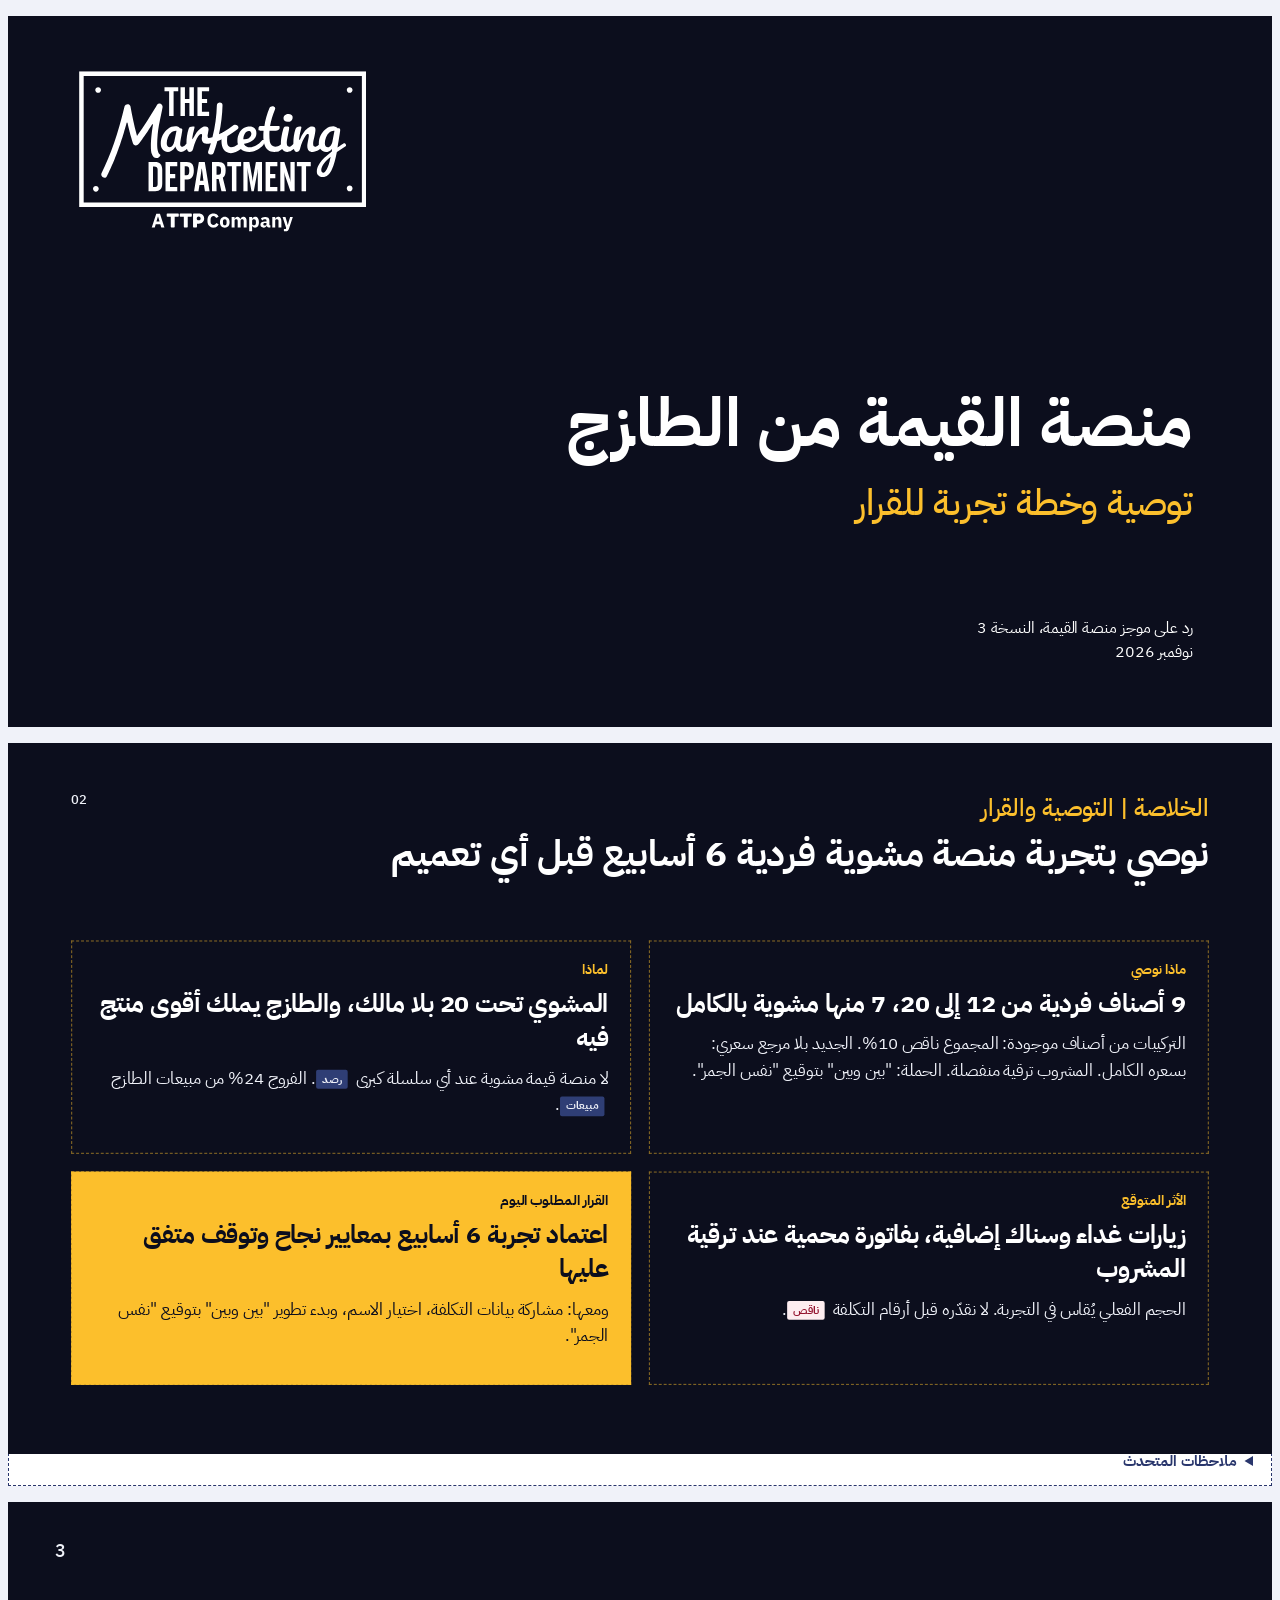
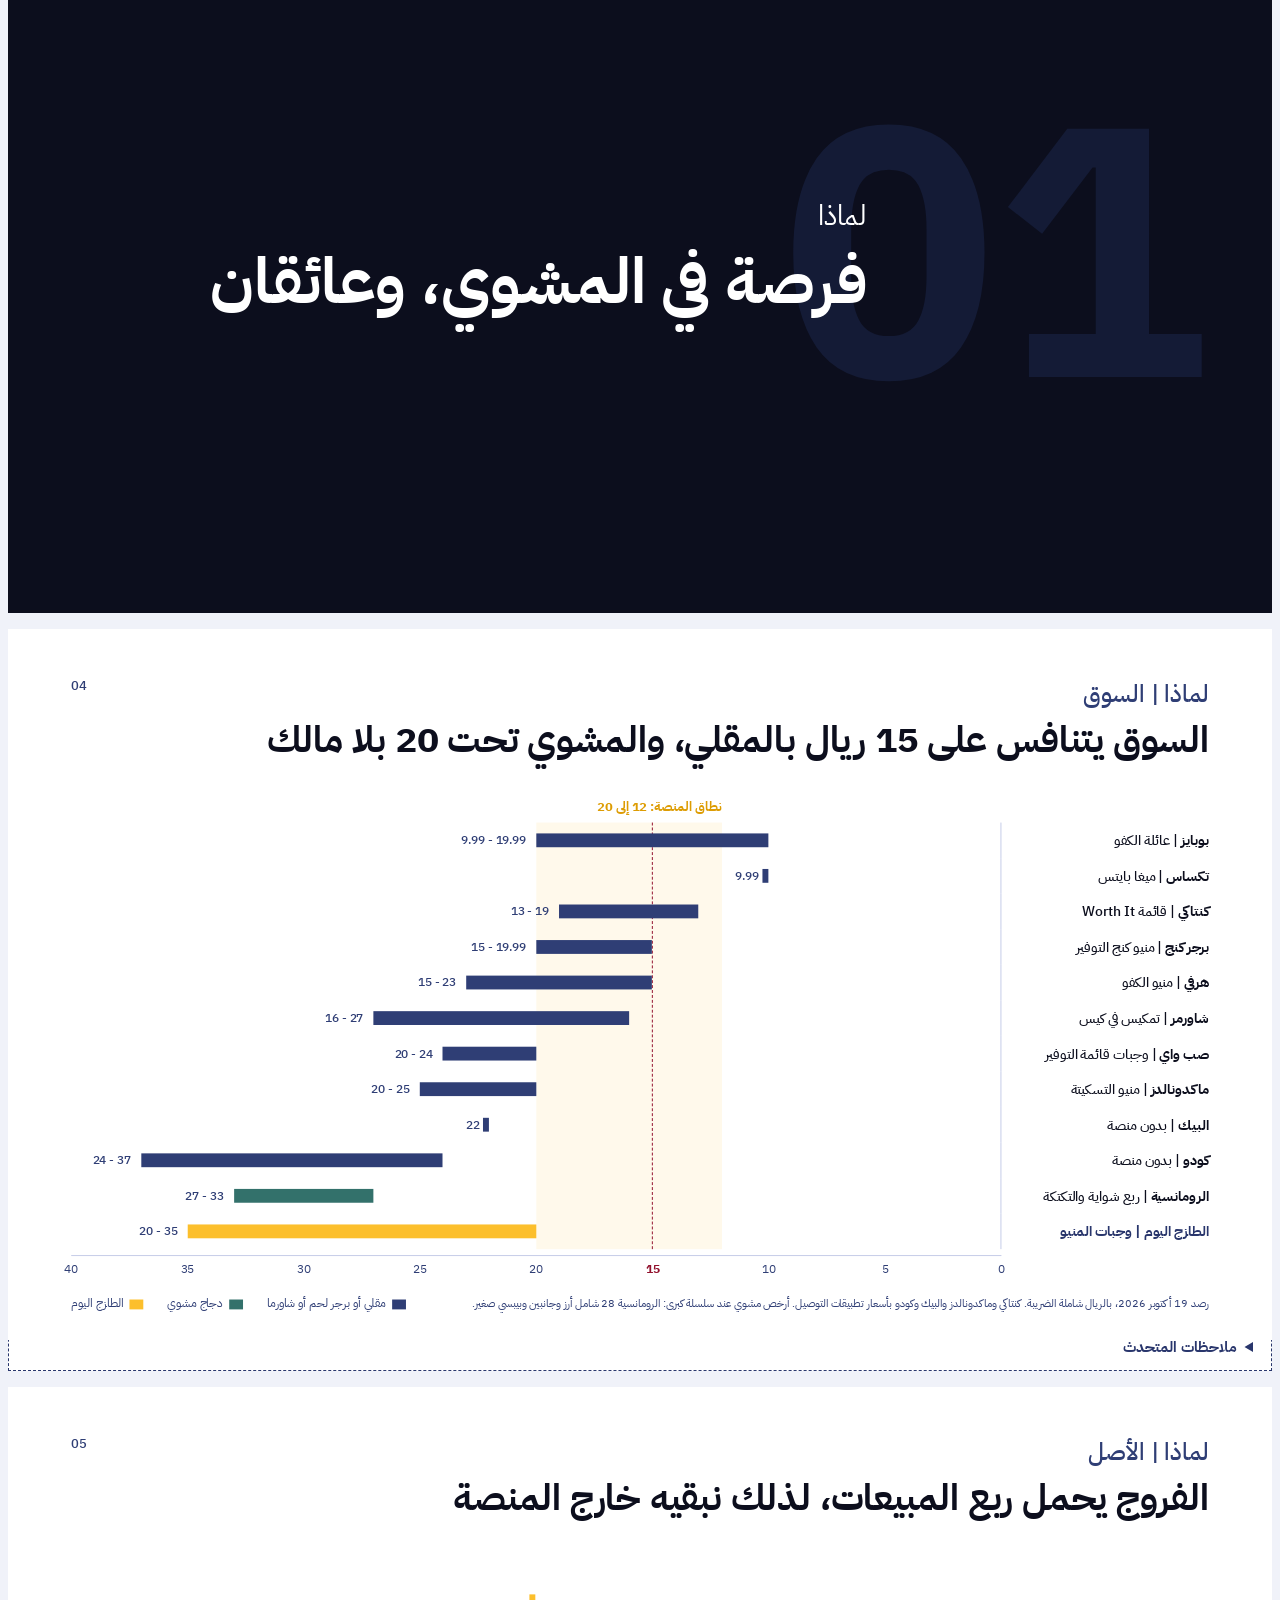
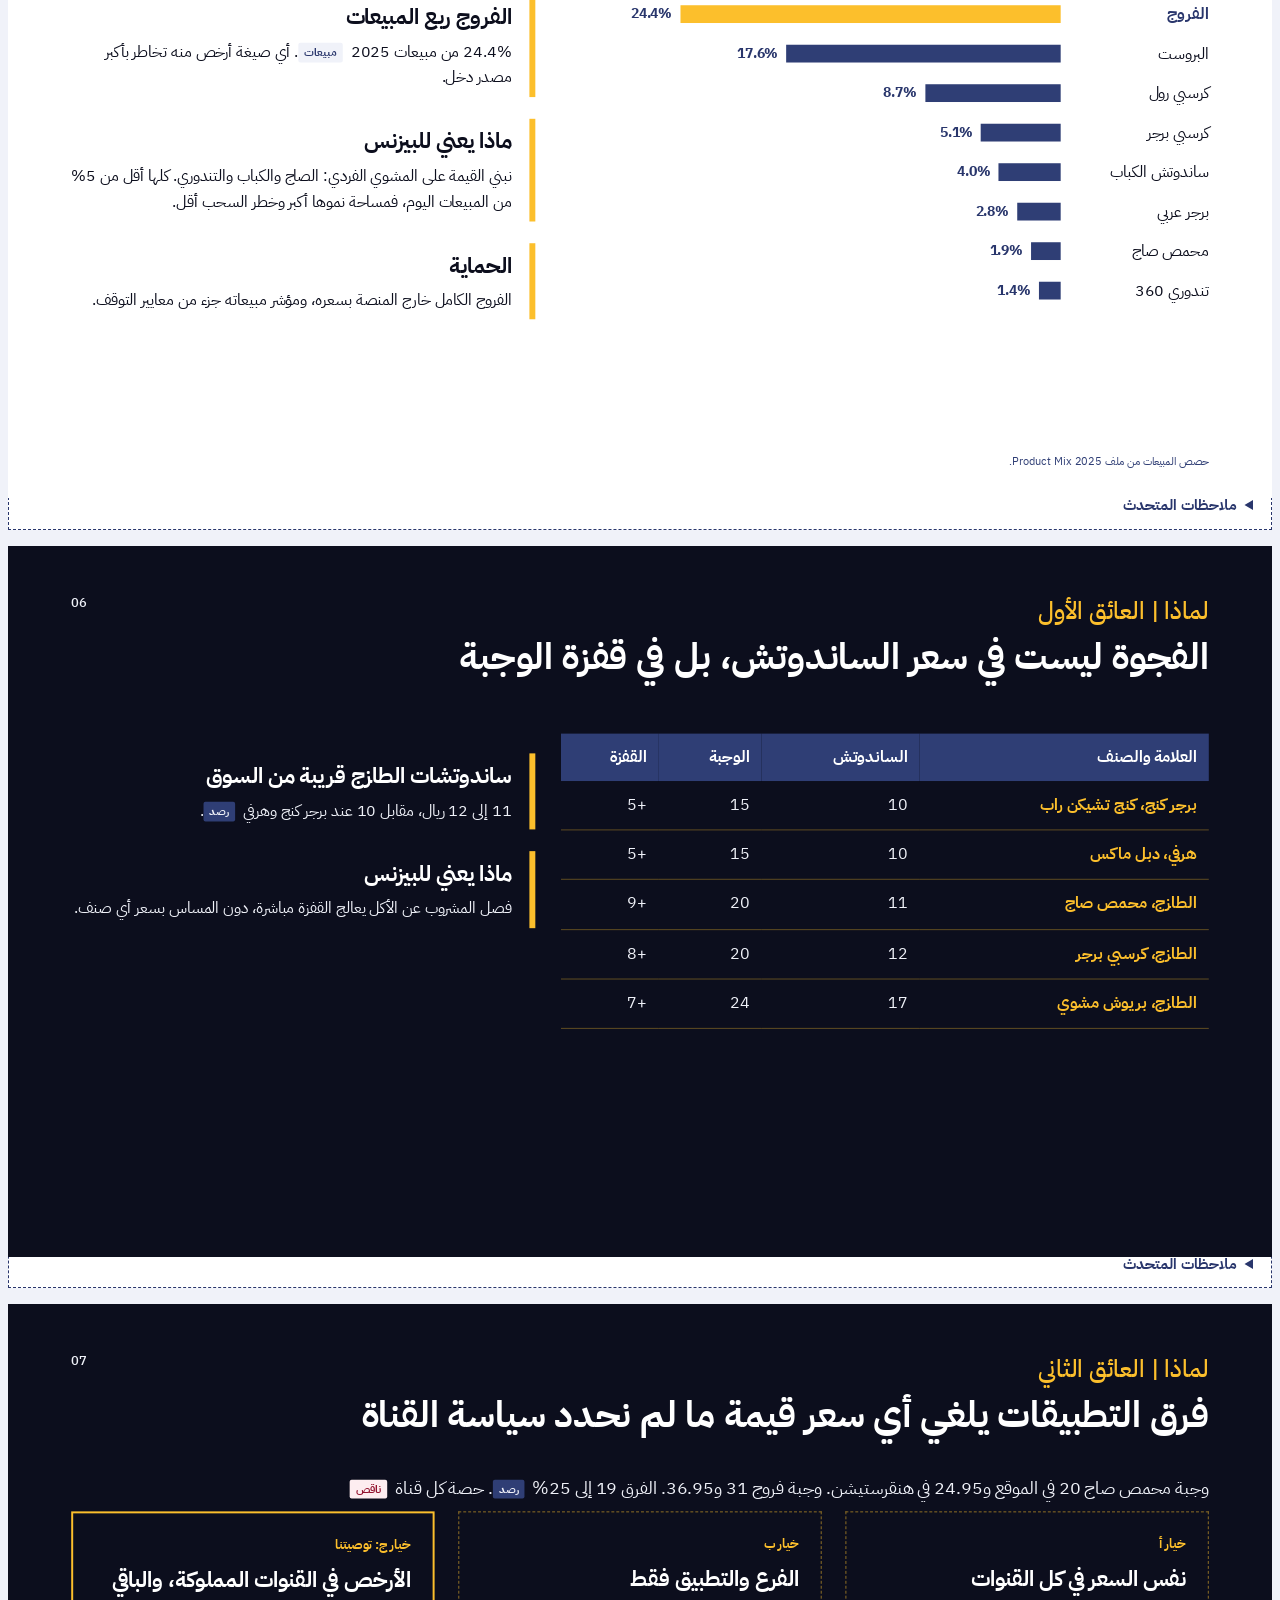
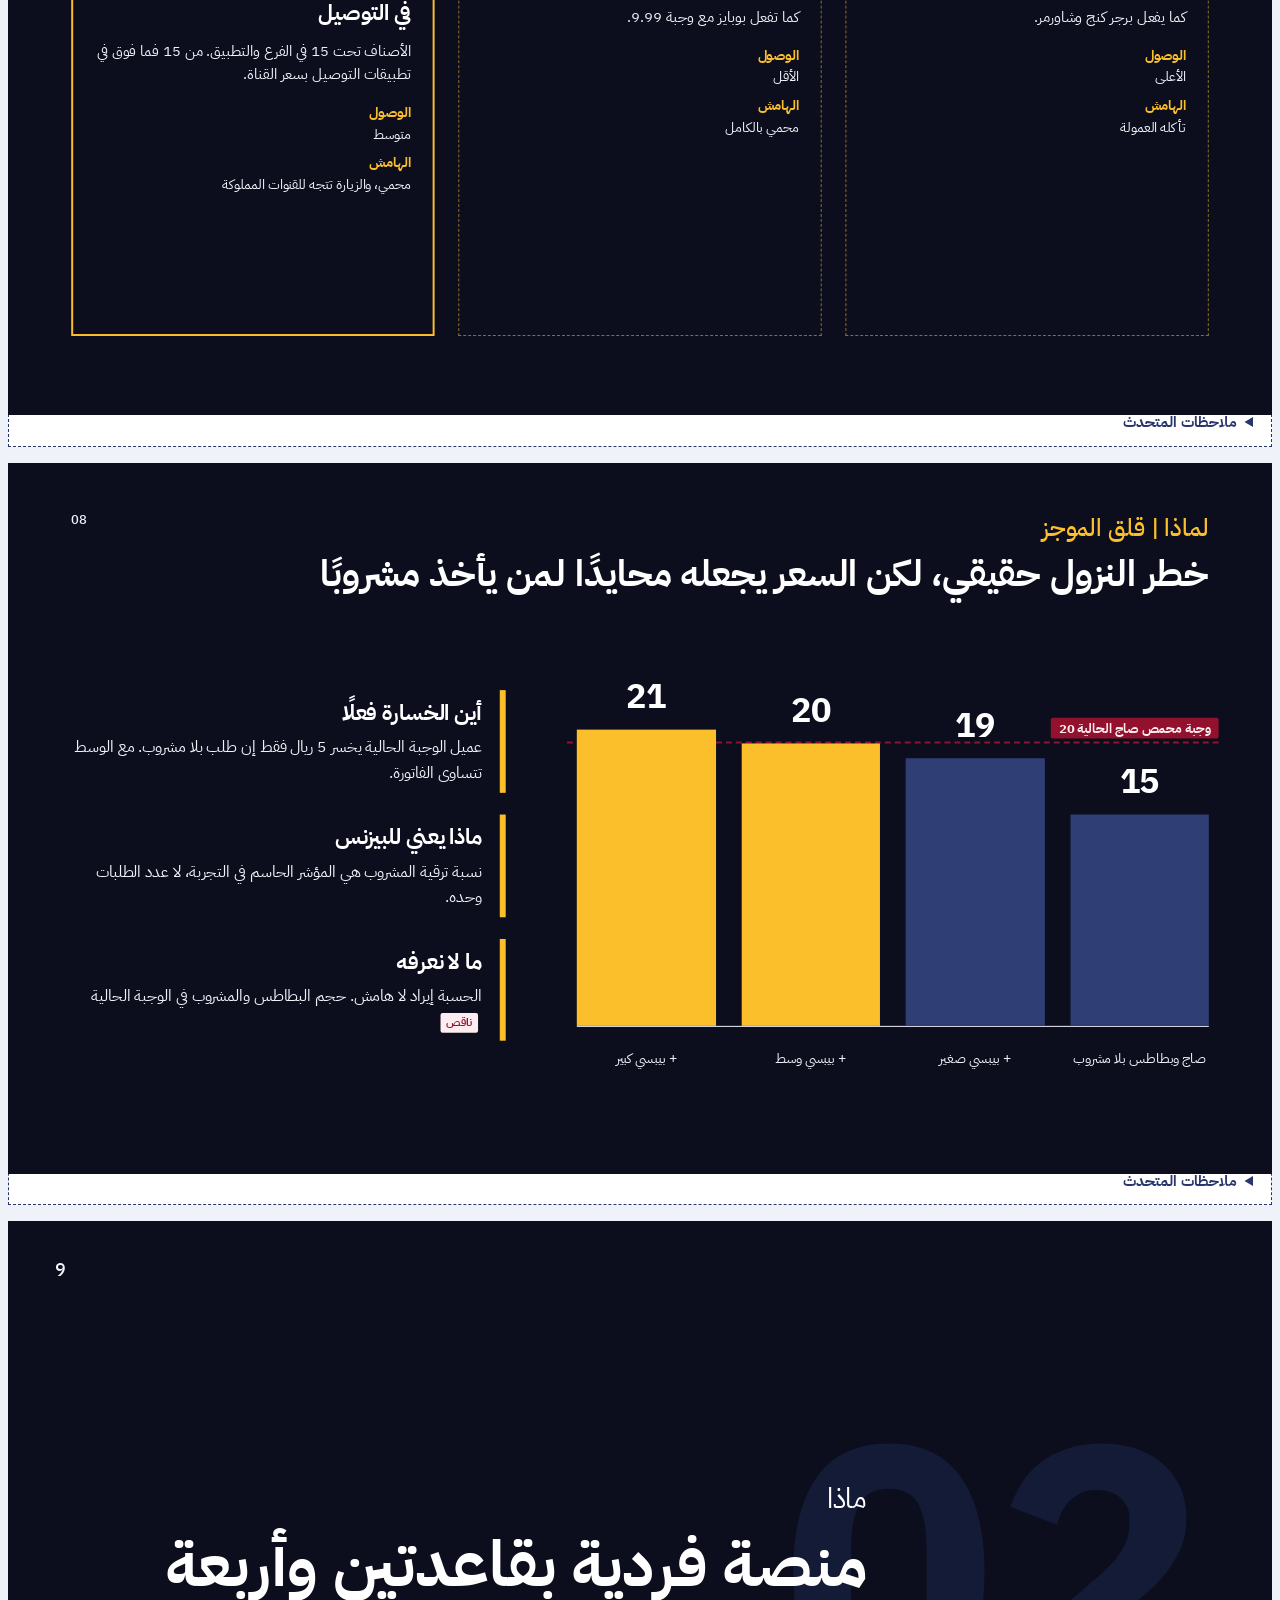
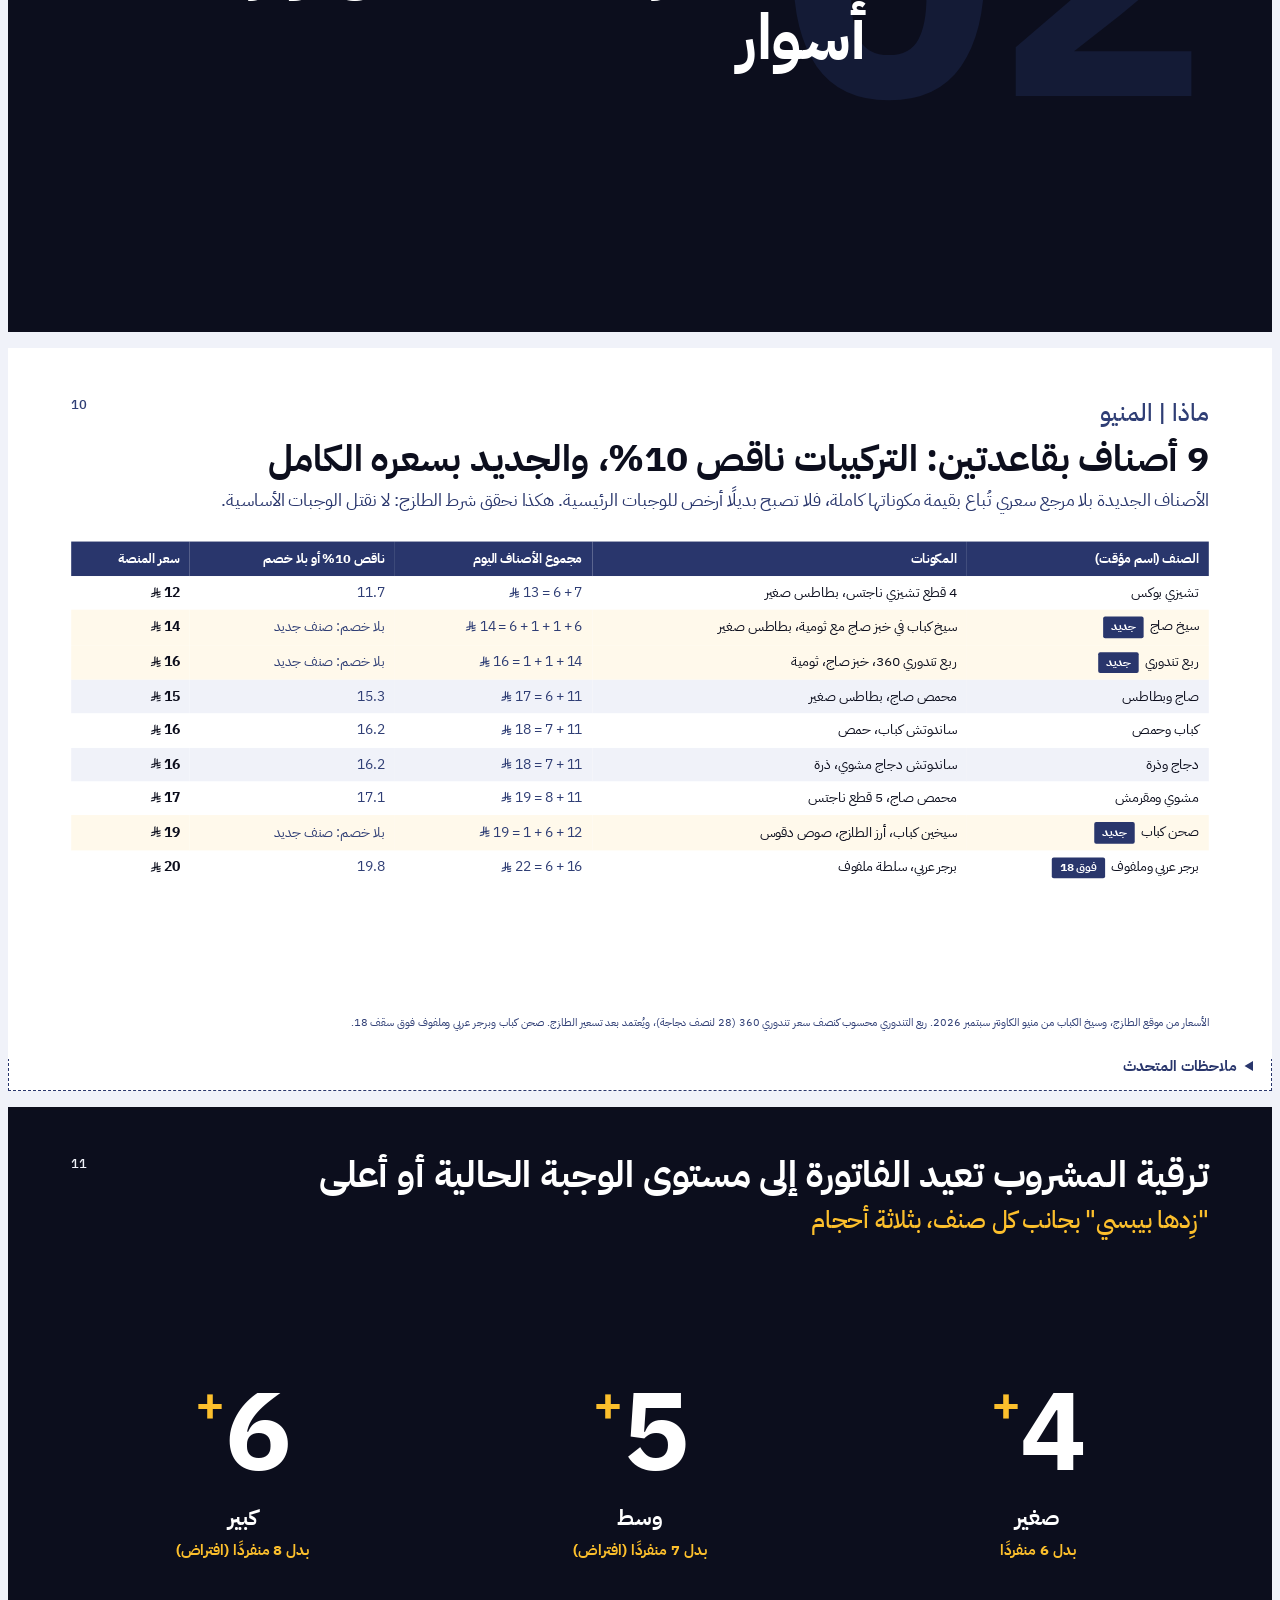
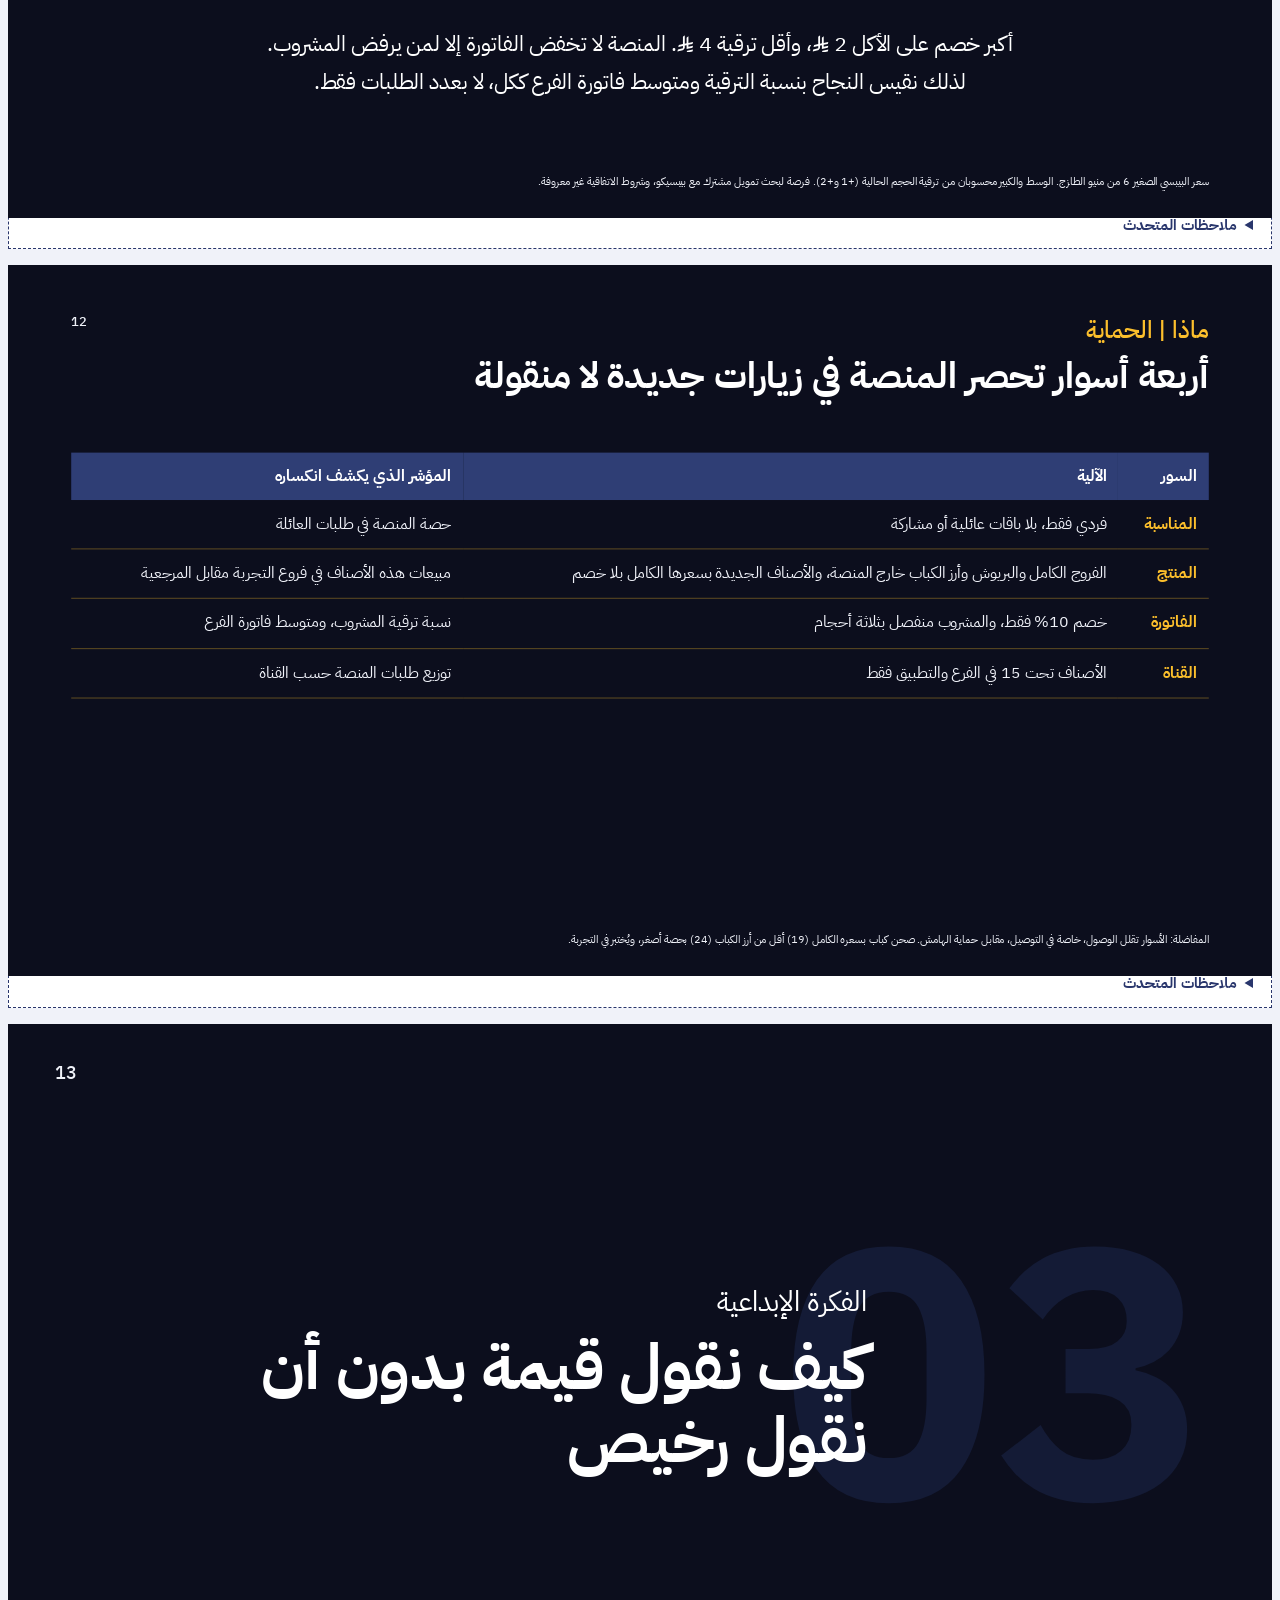
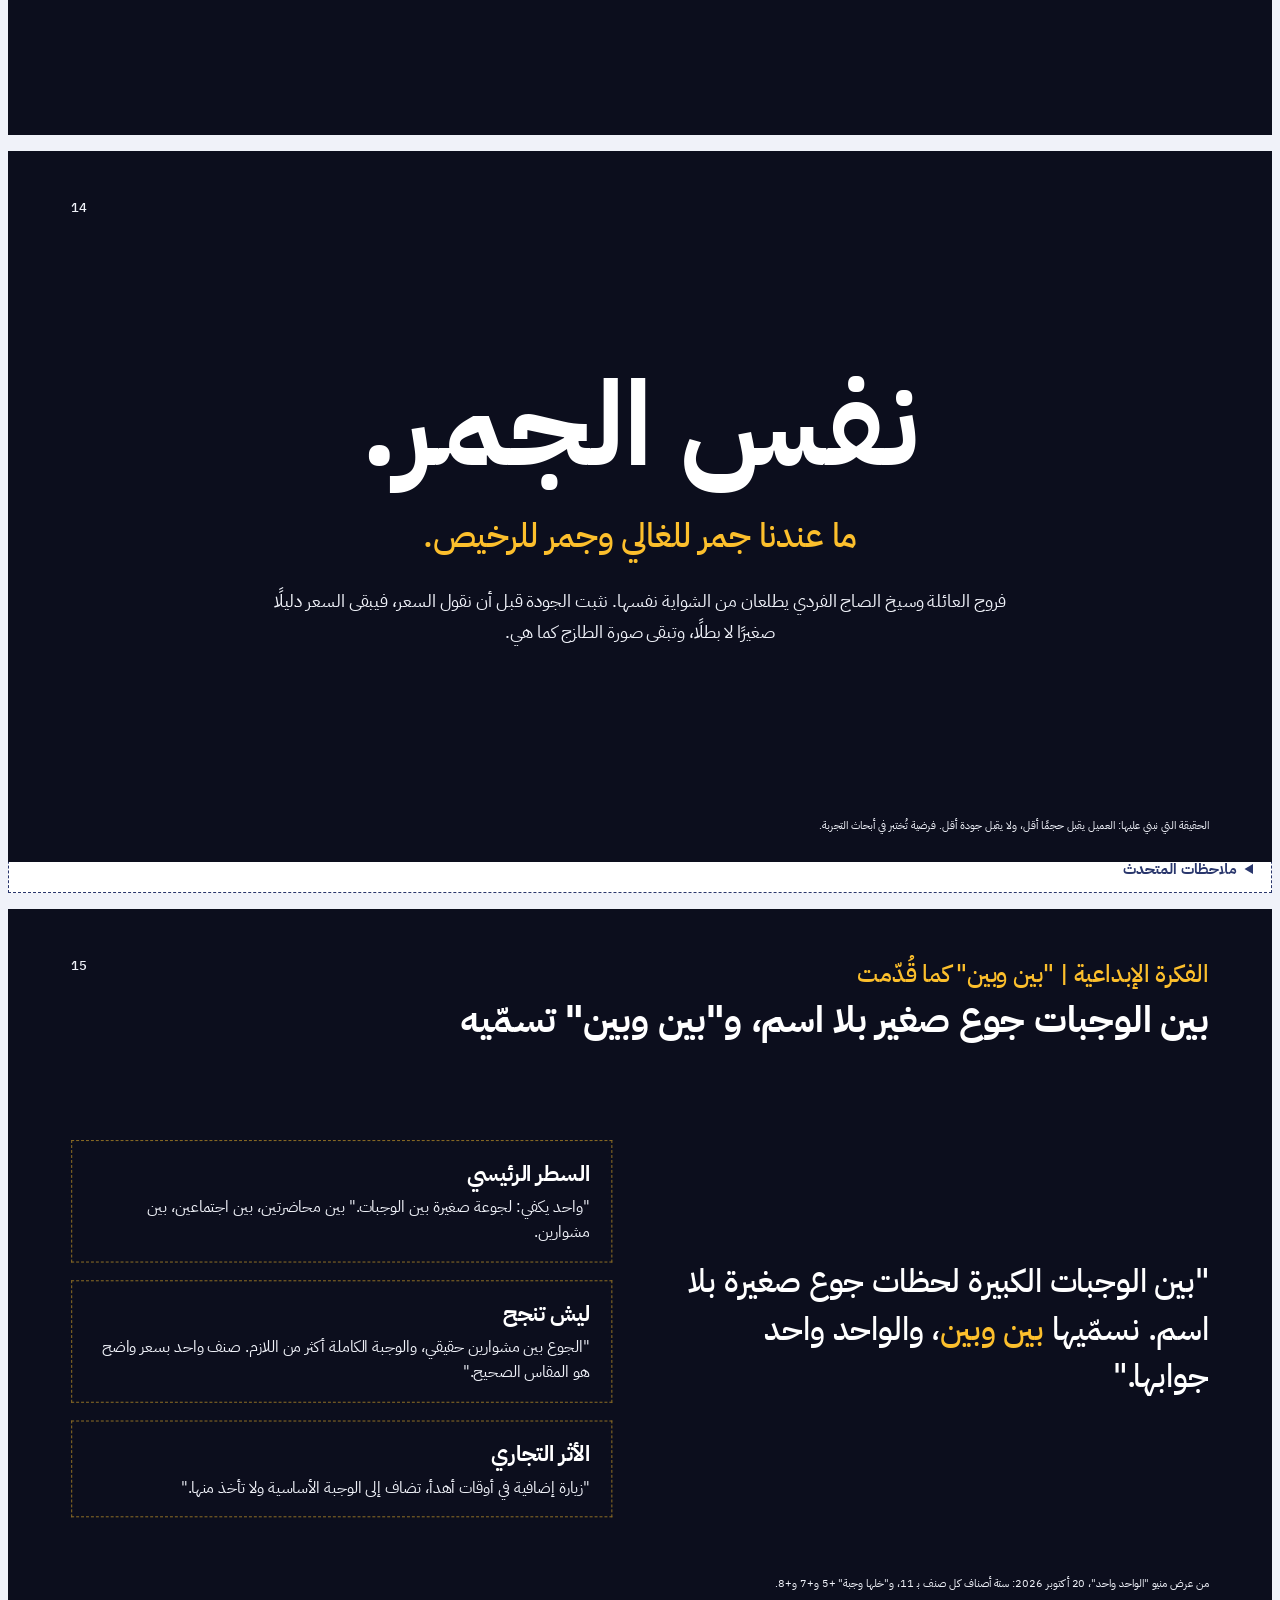
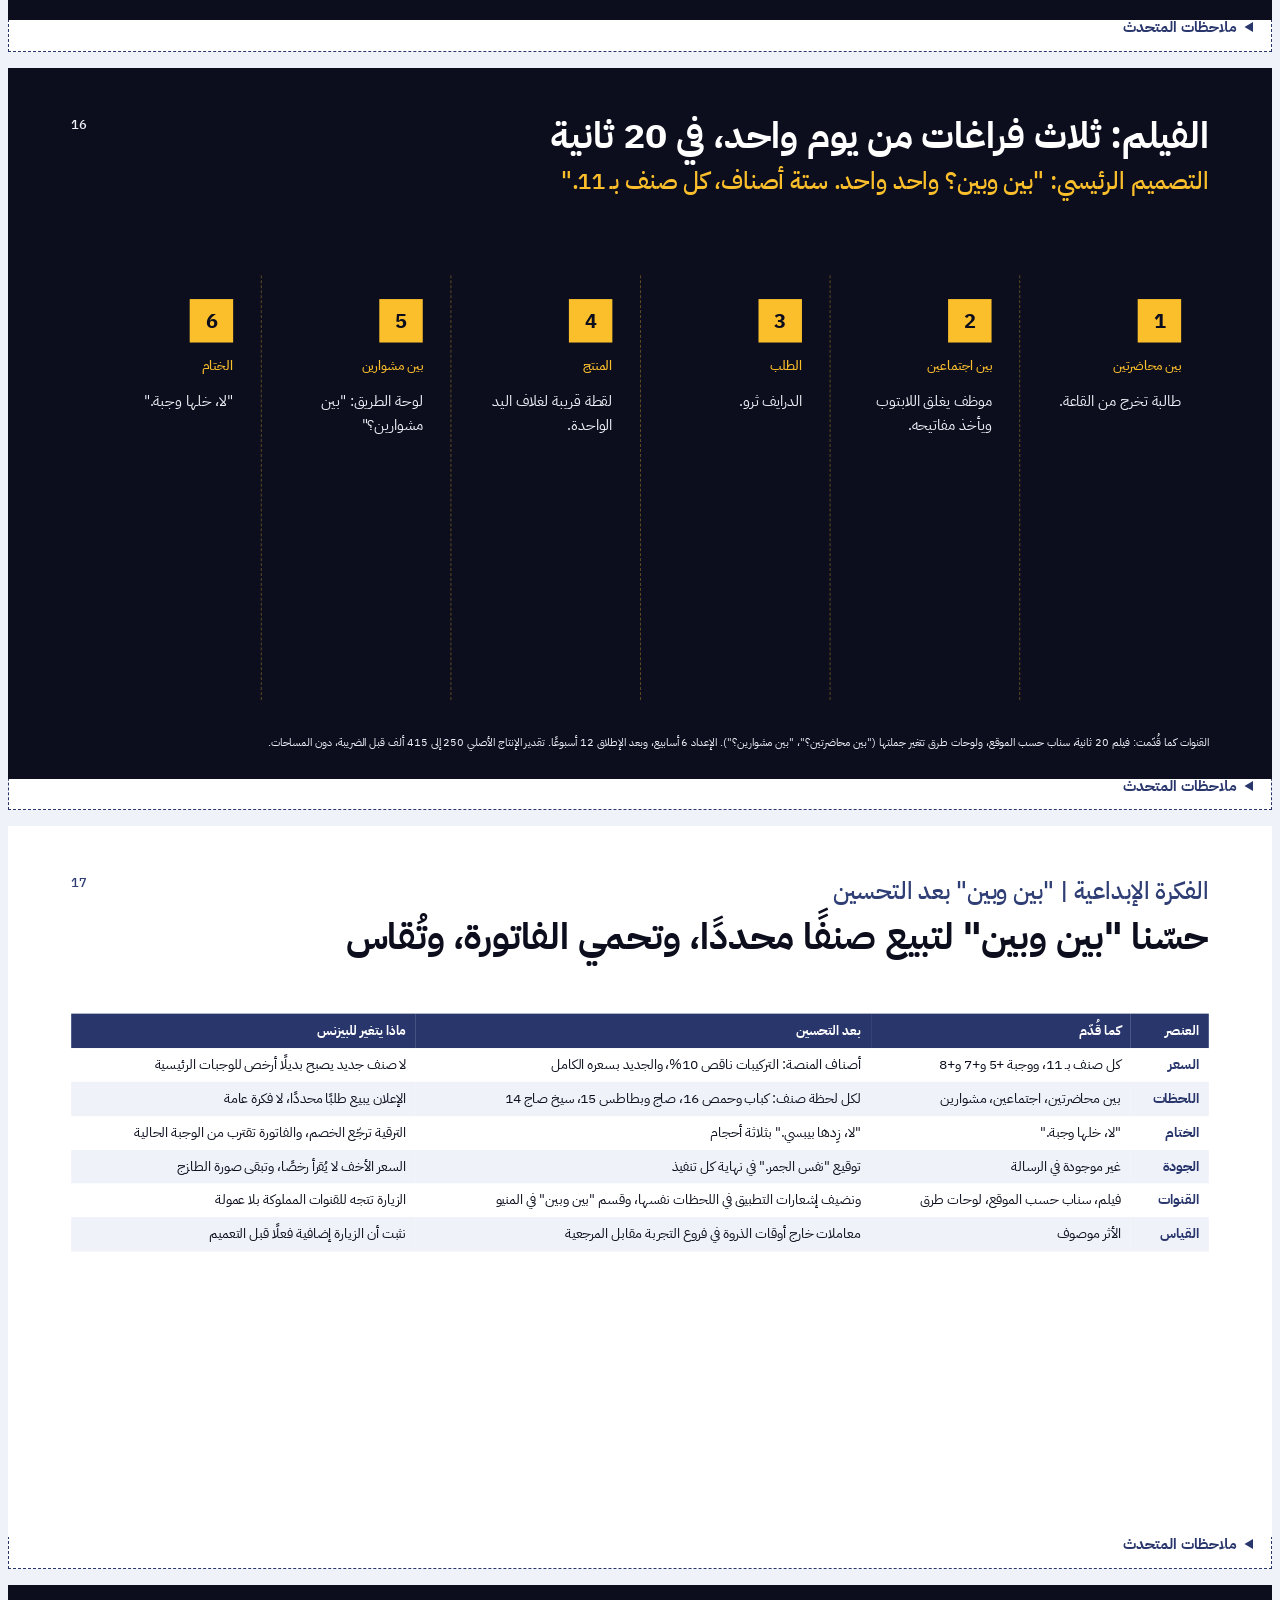
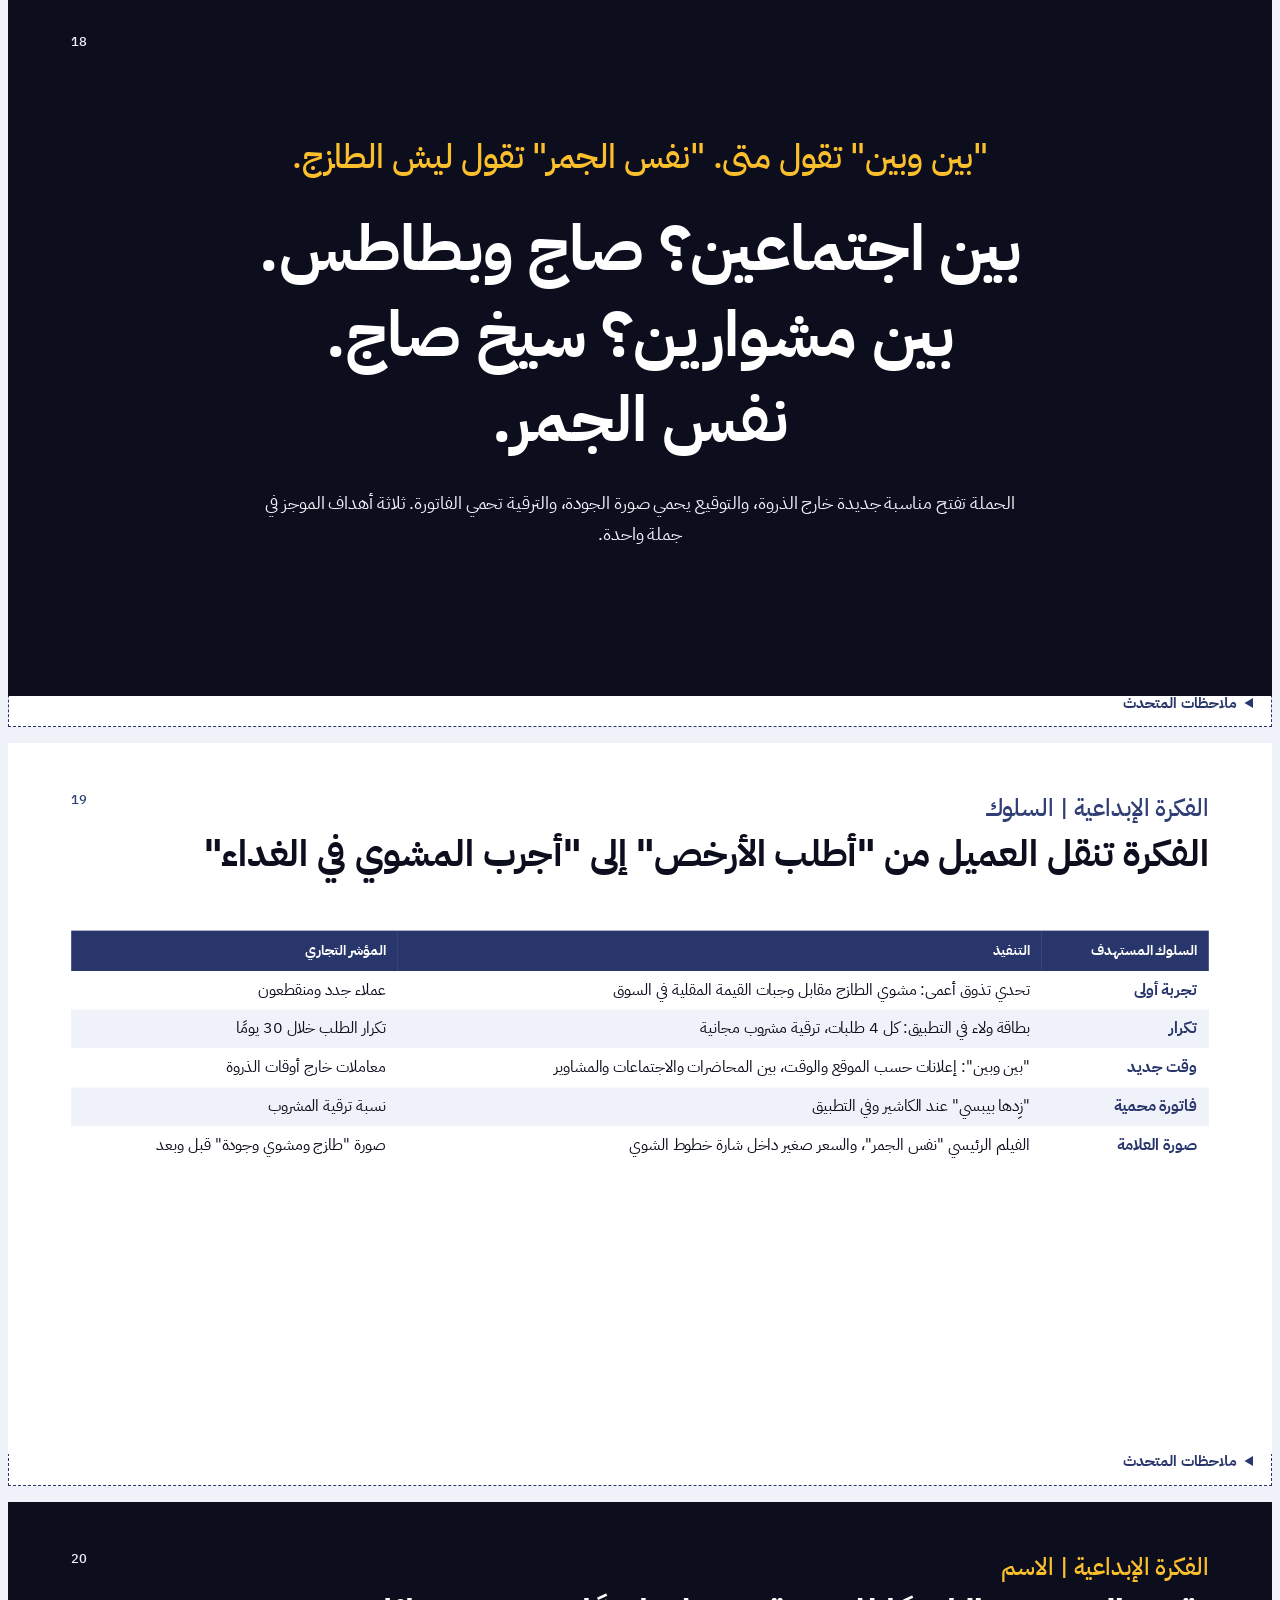
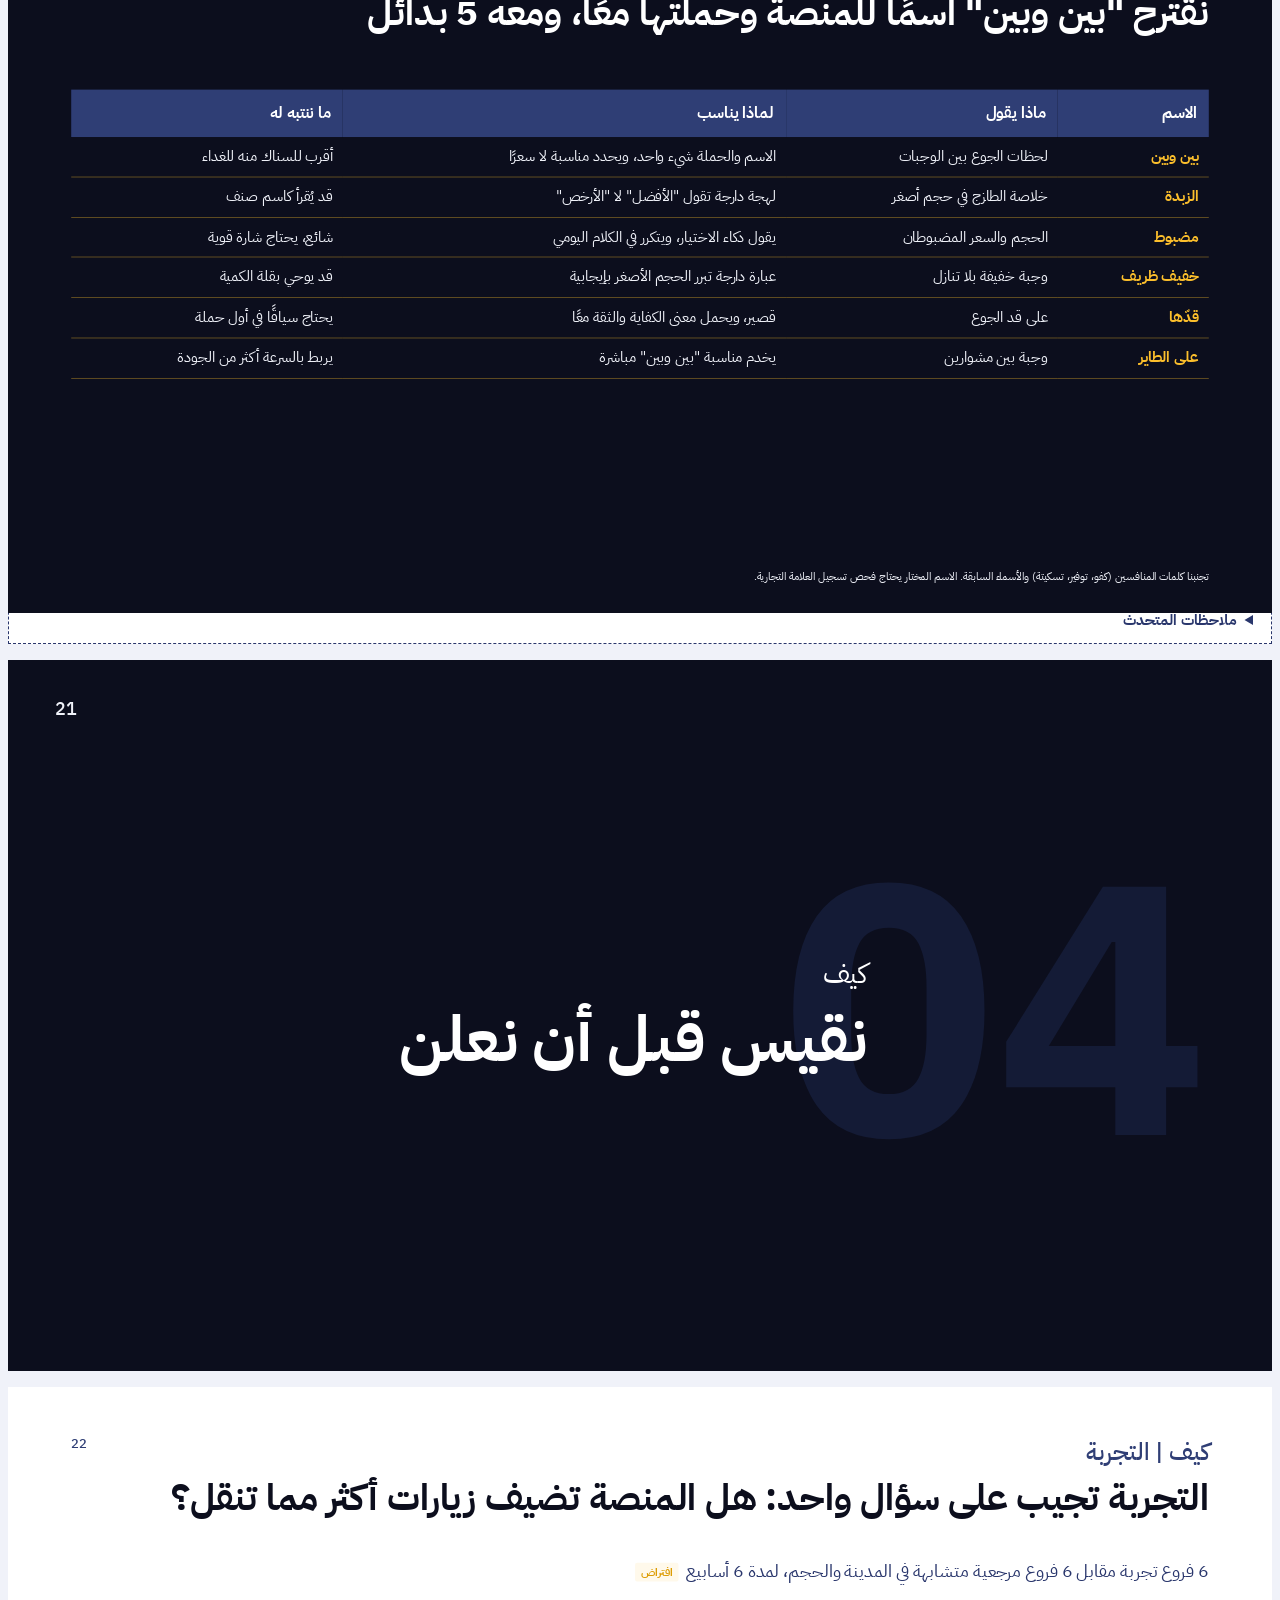
<file: altazaj-value-platform/AlTazaj-Value-Platform-TMD-v4.html>
<!doctype html>
<html lang="ar" dir="rtl">
<head>
<meta charset="utf-8">
<meta name="viewport" content="width=device-width, initial-scale=1">
<meta name="robots" content="noindex, nofollow">
<title>منصة القيمة | الطازج</title>
<link rel="stylesheet" href="https://fonts.googleapis.com/css2?family=IBM+Plex+Sans+Arabic:wght@300;400;500;600;700&display=swap">
<style>/* ============================================================
   TMD — The Marketing Department
   Foundations: Colors & Typography
   Source: TMD_Presentation_Master_Guidelines.txt + TMD Color Palette.pdf
   ============================================================ */



/* IBM Plex Sans Arabic family is also published on Google Fonts; this
   covers the additional weights (300, 500, 600, 700) that the brand
   guidelines reference but aren't bundled in the uploaded TTF. */


/* ============================================================
   BRAND RULE — CHARACTER SPACING (TRACKING)
   ============================================================
   Strictly prohibited: any non-normal letter-spacing on ANY text.
   This applies to ALL brand materials — headings, subheadings, body,
   footnotes, websites, presentations, every asset. No "tight" and no
   "loose" tracking under any circumstances. The override below
   enforces the rule globally even if a stale declaration slips in.
   ============================================================ */
*, *::before, *::after { letter-spacing: normal !important; }

:root {
  /* ---------- CORE (4) ------------------------------------- */
  --tmd-dark:          #0C0E1D;  /* Official Dark — replaces pure black */
  --tmd-white:         #ffffff;
  --tmd-blue:          #29366C;  /* Primary Blue — ONLY on white */
  --tmd-gold:          #fcbf2c;  /* Accent Gold */

  /* ---------- SECONDARY · DARK SHADES (4) ----------------- */
  --tmd-blue-dark:     #2f3e75;
  --tmd-gold-dark:     #dd9c03;
  --tmd-red-dark:      #92112d;
  --tmd-teal-dark:     #33716b;

  /* ---------- SECONDARY · LIGHT SHADES (4) ---------------- */
  --tmd-blue-light:    #f0f2f9;
  --tmd-gold-light:    #fff9eb;
  --tmd-red-light:     #fdedf0;
  --tmd-teal-light:    #f1f9f8;

  /* ---------- EXTRA (2) ----------------------------------- */
  --tmd-section-num:   #141B36;  /* Massive section numbers on dark */
  --tmd-gray-100:      #F2F2F2;  /* Neutral hairline / surface */

  /* ---------- LEGACY ALIASES (kept for backward refs) ----- */
  --tmd-gray-50:       #f0f2f9;
  --tmd-blue-700:      #2f3e75;
  --tmd-yellow-50:     #fff9eb;

  /* ---------- SEMANTIC — LIGHT MODE (white bg) ------------ */
  --tmd-bg:            var(--tmd-white);
  --tmd-fg:            var(--tmd-dark);
  --tmd-fg-muted:      var(--tmd-blue-700);
  --tmd-fg-subtle:     var(--tmd-gray-50);
  --tmd-primary:       var(--tmd-blue);
  --tmd-accent:        var(--tmd-gold);
  --tmd-border:        var(--tmd-gray-50);
  --tmd-surface:       var(--tmd-gray-50);   /* one-shade-deeper analytical boxes */

  /* Data viz */
  --tmd-data-views:    var(--tmd-teal-dark);
  --tmd-data-engage:   var(--tmd-red-dark);
  --tmd-data-publish:  var(--tmd-gold);

  /* ---------- TYPE ---------------------------------------- */
  --tmd-font:          "IBM Plex Sans Arabic", "IBM Plex Sans", system-ui, -apple-system, "Segoe UI", sans-serif;
  --tmd-font-mono:     "IBM Plex Mono", ui-monospace, SFMono-Regular, Menlo, monospace;

  /* Scale (px @1080-line slide / 16px web base) */
  --tmd-size-cover:    96px;  /* Cover title — massive */
  --tmd-size-section:  72px;  /* Section divider subsection */
  --tmd-size-h1:       56px;  /* Slide main title — large bold */
  --tmd-size-h2:       40px;
  --tmd-size-h3:       28px;
  --tmd-size-body:     20px;
  --tmd-size-sm:       16px;  /* Subtitle / breadcrumb */
  --tmd-size-xs:       12px;  /* Footnote / page number */
  --tmd-size-stat:     128px; /* Statistical typography — massive bold */

  --tmd-weight-bold:   700;
  --tmd-weight-semi:   600;
  --tmd-weight-med:    500;
  --tmd-weight-reg:    400;
  --tmd-weight-light:  300;

  --tmd-track-tight:   0;       /* BRAND RULE: never tighten */
  --tmd-track-normal:  0;
  --tmd-track-wide:    0;       /* BRAND RULE: never loosen */

  --tmd-leading-tight: 1.1;
  --tmd-leading-snug:  1.25;
  --tmd-leading-body:  1.5;

  /* ---------- SPACING ------------------------------------- */
  --tmd-space-1:       4px;
  --tmd-space-2:       8px;
  --tmd-space-3:       12px;
  --tmd-space-4:       16px;
  --tmd-space-5:       24px;
  --tmd-space-6:       32px;
  --tmd-space-7:       48px;
  --tmd-space-8:       64px;
  --tmd-space-9:       96px;
  --tmd-safe-margin:   48px;   /* 0.5in @ ~96dpi */

  /* ---------- RADII / BORDERS / LINES --------------------- */
  /* TMD is a sharp, geometric system. Radii are SMALL by default. */
  --tmd-radius-none:   0;
  --tmd-radius-sm:     2px;
  --tmd-radius-md:     4px;
  --tmd-radius-pill:   999px;
  --tmd-border-hair:   1px;
  --tmd-border-thin:   2px;
  --tmd-accent-line:   6px;   /* Generic gold divider element. NOT used on the Cover slide. */

  /* No shadow system — TMD forbids depth/gradients. Use borders + lines. */
  --tmd-shadow-none:   none;
}

/* Dark mode tokens are applied with [data-theme="dark"] OR inside
   a .tmd-dark surface. Both forms supported. */
:root[data-theme="dark"],
.tmd-dark {
  --tmd-bg:            var(--tmd-dark);
  --tmd-fg:            var(--tmd-white);
  --tmd-fg-muted:      var(--tmd-gray-50);
  --tmd-fg-subtle:     var(--tmd-blue-700);
  --tmd-primary:       var(--tmd-gold);   /* Primary Blue forbidden on dark */
  --tmd-accent:        var(--tmd-gold);
  --tmd-border:        var(--tmd-blue-700);
  --tmd-surface:       #141B36;            /* one-shade-deeper than --tmd-dark */
}

/* ============================================================
   SEMANTIC ELEMENT STYLES
   ============================================================ */

.tmd-body, body.tmd {
  background: var(--tmd-bg);
  color: var(--tmd-fg);
  font-family: var(--tmd-font);
  font-size: var(--tmd-size-body);
  font-weight: var(--tmd-weight-reg);
  line-height: var(--tmd-leading-body);
  -webkit-font-smoothing: antialiased;
}

.tmd-h1, h1.tmd {
  font-family: var(--tmd-font);
  font-size: var(--tmd-size-h1);
  font-weight: var(--tmd-weight-bold);
  line-height: var(--tmd-leading-tight);
  letter-spacing: var(--tmd-track-tight);
  color: var(--tmd-fg);
  margin: 0;
}
.tmd-h2, h2.tmd {
  font-size: var(--tmd-size-h2);
  font-weight: var(--tmd-weight-bold);
  line-height: var(--tmd-leading-snug);
  letter-spacing: var(--tmd-track-tight);
  color: var(--tmd-fg);
  margin: 0;
}
.tmd-h3, h3.tmd {
  font-size: var(--tmd-size-h3);
  font-weight: var(--tmd-weight-semi);
  line-height: var(--tmd-leading-snug);
  color: var(--tmd-fg);
  margin: 0;
}
.tmd-subtitle {
  font-size: var(--tmd-size-sm);
  font-weight: var(--tmd-weight-med);
  letter-spacing: var(--tmd-track-wide);
  color: var(--tmd-accent);          /* gold on dark, set per-mode */
  text-transform: none;
}
.tmd-dark .tmd-subtitle { color: var(--tmd-gold); }
:root[data-theme="light"] .tmd-subtitle,
.tmd-light .tmd-subtitle { color: var(--tmd-blue); }

.tmd-breadcrumb {
  font-size: var(--tmd-size-sm);
  letter-spacing: var(--tmd-track-wide);
  color: var(--tmd-blue-700);
}
.tmd-dark .tmd-breadcrumb { color: var(--tmd-gold); }

.tmd-page-num {
  font-size: var(--tmd-size-xs);
  font-weight: var(--tmd-weight-med);
  letter-spacing: var(--tmd-track-wide);
  color: var(--tmd-blue-700);
}
.tmd-dark .tmd-page-num { color: var(--tmd-gray-50); }

.tmd-footnote {
  font-size: var(--tmd-size-xs);
  color: var(--tmd-blue-700);
}

.tmd-stat-num {
  font-size: var(--tmd-size-stat);
  font-weight: var(--tmd-weight-bold);
  line-height: 0.9;
  letter-spacing: var(--tmd-track-tight);
  color: var(--tmd-blue);
}
.tmd-dark .tmd-stat-num { color: var(--tmd-white); }
.tmd-stat-unit {
  font-size: var(--tmd-size-sm);
  font-weight: var(--tmd-weight-med);
  color: var(--tmd-blue-700);
  letter-spacing: var(--tmd-track-wide);
}
.tmd-dark .tmd-stat-unit { color: var(--tmd-gold); }

.tmd-badge {
  display: inline-block;
  background: var(--tmd-gold);
  color: var(--tmd-dark);
  font-size: var(--tmd-size-xs);
  font-weight: var(--tmd-weight-semi);
  letter-spacing: var(--tmd-track-wide);
  padding: 6px 12px;
  border-radius: var(--tmd-radius-sm);
  text-transform: uppercase;
}

.tmd-accent-line {
  display: block;
  width: 96px;
  height: var(--tmd-accent-line);
  background: var(--tmd-gold);
  border: 0;
}
</style>
<style>
/* ===== TMD slide foundation (tmd-brand/slides.css) ===== */
html, body { margin: 0; padding: 0; }
body { font-family: var(--tmd-font); background: #f0f2f9; }
.deck { display: flex; flex-direction: column; align-items: center; gap: 32px; padding: 32px 0; }
.slide-wrap { width: 1280px; height: 720px; flex-shrink: 0; }
.slide { width: 33.867cm; height: 19.05cm; box-sizing: border-box; padding: 48px 64px; position: relative; overflow: hidden; }
.slide.dark { background: #0C0E1D; color: #fff; }
.slide.light { background: #ffffff; color: #0C0E1D; }
.page-num { position: absolute; top: 48px; right: 64px; font-size: 13px; font-weight: 500; }
.slide.dark .page-num { color: #f0f2f9; }
.slide.light .page-num { color: #2f3e75; }
.header { position: absolute; top: 48px; left: 64px; text-align: left; max-width: 700px; }
.header .crumb { font-size: 24px; font-weight: 500; margin-bottom: 8px; }
.slide.dark .header .crumb { color: #fcbf2c; }
.slide.light .header .crumb { color: #2f3e75; }
.header .title { font-size: 37px; font-weight: 700; line-height: 1.15; }
.header .subtitle { font-size: 24px; font-weight: 500; margin-top: 6px; }
.slide.dark .header .subtitle { color: #fcbf2c; }
.slide.light .header .subtitle { color: #29366C; }
.footnote { position: absolute; bottom: 28px; left: 64px; font-size: 11px; color: #2f3e75; }
.slide.dark .footnote { color: #f0f2f9; }
.slide.rtl .page-num { right: auto; left: 64px; }
.slide.rtl .header { left: auto; right: 64px; text-align: right; max-width: none; }
.slide.rtl .footnote { left: auto; right: 64px; }
.sar { width: 0.8em; height: 0.8em; fill: currentColor; display: inline-block; vertical-align: -0.05em; }

/* ===== T1 Cover ===== */
.cover { padding: 0; direction: rtl; }
.cover .logo { position: absolute; top: 56px; left: 72px; height: 170px; width: auto; display: block; }
.cover .text-block { position: absolute; right: 80px; bottom: 200px; max-width: 1100px; text-align: right; }
.cover .title { font-size: 68px; font-weight: 700; line-height: 1.05; color: #fff; margin: 0 0 18px 0; }
.cover .subtitle { font-size: 36px; color: #fcbf2c; font-weight: 500; margin: 0; }
.cover .versioning { position: absolute; right: 80px; bottom: 64px; font-size: 16px; color: #fff; line-height: 1.5; text-align: right; }
.cover .versioning span { display: block; }

/* ===== T2 Section divider ===== */
.sd { padding: 0; direction: rtl; }
.sd .page-num { position: absolute; top: 36px; left: 48px; right: auto; font-size: 18px; color: #f0f2f9; }
.sd .bignum { position: absolute; right: 64px; top: 50%; transform: translateY(-50%); font-size: 360px; font-weight: 700; line-height: 0.8; color: #141B36; z-index: 1; }
.sd .content { position: absolute; right: 410px; top: 50%; transform: translateY(-50%); z-index: 2; max-width: 740px; text-align: right; }
.sd .kicker { font-size: 28px; font-weight: 400; color: #fff; margin: 0 0 10px 0; }
.sd .name { font-size: 64px; font-weight: 700; line-height: 1.15; color: #fff; margin: 0; }

/* ===== T3 Agenda ===== */
.ag { padding: 0; direction: rtl; }
.ag .title-block { position: absolute; top: 56px; right: 80px; }
.ag .title-block .title { font-size: 37px; font-weight: 700; color: #fff; margin: 0; }
.ag .page-num { position: absolute; top: 36px; left: 48px; right: auto; font-size: 16px; color: #f0f2f9; }
.ag .items { position: absolute; top: 160px; right: 80px; left: 360px; display: flex; flex-direction: column; gap: 14px; }
.item { display: flex; align-items: stretch; gap: 14px; min-height: 50px; }
.item .box { width: 50px; min-height: 50px; background: #fcbf2c; color: #0C0E1D; display: flex; align-items: center; justify-content: center; font-weight: 700; font-size: 22px; flex-shrink: 0; box-sizing: border-box; }
.item .bar { flex: 1; min-height: 50px; border: 1px dashed rgba(252,191,44,0.55); display: flex; align-items: center; padding: 0 18px; color: #fcbf2c; font-size: 18px; font-weight: 700; box-sizing: border-box; }
.ag.crit .items { top: 200px; left: 80px; gap: 16px; }
.ag.crit .item { min-height: 72px; }
.ag.crit .item .box { min-height: 72px; width: 72px; }
.ag.crit .bar { flex-direction: column; align-items: flex-start; justify-content: center; gap: 2px; padding: 10px 20px; }
.ag.crit .bar b { font-size: 20px; color: #fcbf2c; }
.ag.crit .bar span { font-size: 16px; font-weight: 400; color: #f0f2f9; }

/* ===== T4 Content light ===== */
.ct .body { position: absolute; top: 230px; left: 64px; right: 64px; bottom: 80px; display: grid; grid-template-columns: 1fr 1fr 1fr; gap: 32px; direction: rtl; }
.ct .col { padding-top: 22px; border-top: 6px solid #29366C; text-align: right; }
.ct .col.accent { border-top-color: #fcbf2c; }
.ct .col h3 { font-size: 28px; font-weight: 700; margin: 0 0 14px; color: #0C0E1D; }
.ct .col p { font-size: 17px; line-height: 1.7; color: #0C0E1D; margin: 0; max-width: 340px; }
.ct .col .num { font-size: 13px; font-weight: 700; color: #2f3e75; margin-bottom: 12px; }

/* ===== T5 Content dark ===== */
.cd .body { position: absolute; top: 210px; left: 64px; right: 64px; bottom: 80px; display: grid; grid-template-columns: 1fr 1fr; gap: 56px; align-items: center; direction: rtl; }
.lede { font-size: 32px; line-height: 1.5; font-weight: 500; color: #fff; max-width: 540px; text-align: right; }
.lede em { font-style: normal; color: #fcbf2c; }
.points { display: flex; flex-direction: column; gap: 18px; }
.pt { padding: 16px 22px; border: 1px dashed rgba(252,191,44,0.55); text-align: right; }
.pt h4 { margin: 0 0 6px; font-size: 22px; font-weight: 700; color: #fff; }
.pt p { margin: 0; font-size: 16px; line-height: 1.6; color: #f0f2f9; }

/* ===== T6 Stats ===== */
.st .body { position: absolute; top: 200px; left: 64px; right: 64px; bottom: 260px; display: grid; grid-template-columns: repeat(3, 1fr); gap: 56px; align-items: end; direction: rtl; }
.sc { display: flex; flex-direction: column; align-items: center; text-align: center; }
.sc .unit { font-size: 15px; color: #fcbf2c; margin-top: 16px; line-height: 1.5; font-weight: 700; max-width: 100%; }
.sc .num { font-size: 112px; font-weight: 700; line-height: 0.9; color: #fff; direction: ltr; }
.sc .num small { font-size: 0.45em; font-weight: 600; margin-left: 2px; vertical-align: top; color: #fcbf2c; }
.sc .num .sar { width: 0.42em; height: 0.42em; color: #fcbf2c; vertical-align: top; margin-right: 8px; margin-top: 6px; }
.sc .name { font-size: 22px; font-weight: 700; color: #fff; margin-top: 18px; }
.sc .name + .unit { margin-top: 6px; }
.st .caption { position: absolute; left: 64px; right: 64px; bottom: 120px; font-size: 22px; line-height: 1.7; color: #fff; font-weight: 400; text-align: center; margin: 0; }
.st .caption span { display: block; }
.st .caption .sar { width: 0.8em; height: 0.8em; }

/* ===== T7 Comparison ===== */
.cmp .body { position: absolute; top: 210px; left: 64px; right: 64px; bottom: 80px; display: grid; grid-template-columns: 1fr 1fr; gap: 32px; direction: rtl; }
.cc { background: #0C0E1D; padding: 32px; display: flex; flex-direction: column; gap: 16px; color: #fff; text-align: right; }
.cc.us { background: #fff; border: 1.5px dashed #29366C; color: #0C0E1D; }
.cc .tag { font-size: 14px; font-weight: 700; color: #fcbf2c; }
.cc.us .tag { color: #29366C; }
.cc h3 { margin: 0; font-size: 38px; font-weight: 700; color: #fff; }
.cc.us h3 { color: #0C0E1D; }
.cc ul { list-style: none; padding: 0; margin: 8px 0 0; display: flex; flex-direction: column; gap: 10px; }
.cc li { font-size: 17px; color: #fff; padding-right: 18px; position: relative; line-height: 1.6; }
.cc.us li { color: #0C0E1D; }
.cc li:before { content: ""; position: absolute; right: 0; top: 13px; width: 10px; height: 2px; background: #f0f2f9; }
.cc.us li:before { background: #fcbf2c; }

/* ===== T8 Tables ===== */
.tb .body { position: absolute; top: 190px; left: 64px; right: 64px; bottom: 70px; direction: rtl; }
table.tmd { width: 100%; border-collapse: collapse; font-size: 16px; text-align: right; }
table.tmd th { background: #29366C; color: #fff; font-weight: 700; padding: 10px 12px; font-size: 14px; }
table.tmd td { padding: 8px 12px; line-height: 1.45; vertical-align: middle; }
.slide.light table.tmd tbody tr:nth-child(odd) td { background: #ffffff; }
.slide.light table.tmd tbody tr:nth-child(even) td { background: #f0f2f9; }
.slide.dark table.tmd th { background: #2f3e75; font-size: 16px; padding: 12px; }
.slide.dark table.tmd td { padding: 13px 12px; border-bottom: 1px solid rgba(252,191,44,0.35); color: #f0f2f9; }
.slide.dark table.tmd td.k { color: #fcbf2c; font-weight: 700; }
table.tmd td.tier { font-weight: 700; color: #29366C; }
table.tmd td.price { font-weight: 700; font-size: 18px; color: #0C0E1D; white-space: nowrap; }
table.tmd td.was { color: #2f3e75; white-space: nowrap; }
table.tmd .badge { display: inline-block; background: #fcbf2c; color: #0C0E1D; font-size: 12px; font-weight: 700; padding: 2px 8px; border-radius: 2px; margin-right: 6px; }
table.tmd .badge.new { background: #29366C; color: #fff; }
.slide.light table.tmd tbody tr.hero td { background: #fff9eb; }

/* Range chart (landscape) */
.rc { position: absolute; top: 196px; left: 64px; right: 64px; bottom: 64px; direction: rtl; }
.rc .row { display: grid; grid-template-columns: 210px 1fr; align-items: center; height: 36px; }
.rc .lbl { font-size: 14px; font-weight: 500; color: #0C0E1D; text-align: right; padding-left: 12px; }
.rc .lbl b { font-weight: 700; }
.rc .lbl.us { color: #29366C; font-weight: 700; }
.rc .track { position: relative; height: 36px; border-right: 1px solid #c5cce8; }
.rc .rbar { position: absolute; top: 11px; height: 14px; background: #2f3e75; }
.rc .rbar.grill { background: #33716b; }
.rc .rbar.us { background: #fcbf2c; }
.rc .rbar.mark { width: 6px !important; }
.rc .val { position: absolute; top: 9px; font-size: 12px; font-weight: 500; color: #2f3e75; white-space: nowrap; direction: ltr; }
.rc .axis { display: grid; grid-template-columns: 210px 1fr; margin-top: 6px; }
.rc .axis .ticks { position: relative; height: 20px; border-top: 1px solid #c5cce8; }
.rc .axis .ticks span { position: absolute; top: 4px; font-size: 12px; color: #2f3e75; transform: translateX(50%); }
.rc .zone { position: absolute; top: 0; height: 432px; background: #fff9eb; }
.rc .zone-lbl { position: absolute; top: -26px; font-size: 13px; font-weight: 700; color: #dd9c03; white-space: nowrap; }
.rc .anchor { position: absolute; top: 0; height: 432px; border-right: 1px dashed #92112d; }
.rc .anchor-lbl { position: absolute; top: -26px; font-size: 13px; font-weight: 700; color: #92112d; white-space: nowrap; }
.legend { position: absolute; bottom: 28px; left: 64px; display: flex; gap: 24px; font-size: 12px; color: #2f3e75; direction: rtl; }
.legend i { display: inline-block; width: 14px; height: 10px; margin-left: 6px; vertical-align: middle; }

/* ===== T9 Timeline ===== */
.tl .body { position: absolute; top: 220px; left: 64px; right: 64px; bottom: 80px; direction: rtl; }
.tl .axis { position: relative; display: flex; align-items: stretch; gap: 0; }
.tl .axis::before { content: ""; position: absolute; left: 0; right: 0; top: 56px; height: 1px; background: rgba(252,191,44,0.4); }
.tl .year-cell { flex: 1; position: relative; padding-top: 96px; display: flex; flex-direction: column; gap: 14px; border-left: 1px dashed rgba(252,191,44,0.25); padding-right: 22px; padding-left: 22px; }
.tl .year-cell:last-child { border-left: 0; }
.tl .year-cell .year { position: absolute; top: 0; right: 22px; font-size: 26px; font-weight: 700; color: #fff; }
.tl .year-cell .dot { position: absolute; top: 50px; right: 22px; width: 14px; height: 14px; background: #fcbf2c; border-radius: 50%; }
.tl .year-cell h4 { margin: 0; font-size: 18px; font-weight: 700; color: #fcbf2c; }
.tl .year-cell p { margin: 0; font-size: 14px; line-height: 1.6; color: #f0f2f9; max-width: 210px; }
.tl .year-cell .q { font-size: 15px; color: #fff; font-weight: 500; }

/* ===== T11 Phase chevrons ===== */
.pc-flow .body { position: absolute; top: 210px; left: 64px; right: 64px; bottom: 80px; display: flex; flex-direction: column; justify-content: center; direction: rtl; }
.phases { display: flex; align-items: stretch; gap: 0; height: 360px; }
.phase { flex: 1; clip-path: polygon(38px 0, 100% 0, calc(100% - 38px) 50%, 100% 100%, 38px 100%, 0 50%); padding: 36px 64px 36px 56px; background: #f0f2f9; color: #0C0E1D; display: flex; flex-direction: column; justify-content: center; gap: 10px; text-align: right; }
.phase:first-child { clip-path: polygon(38px 0, 100% 0, 100% 100%, 38px 100%, 0 50%); padding-right: 32px; }
.phase + .phase { margin-right: -28px; }
.phase.active { background: #fcbf2c; }
.phase .n { font-size: 14px; font-weight: 700; color: #29366C; direction: ltr; text-align: right; }
.phase.active .n { color: #0C0E1D; }
.phase h4 { font-size: 26px; font-weight: 700; margin: 0; color: #0C0E1D; }
.phase .duration { font-size: 13px; font-weight: 600; color: #29366C; }
.phase.active .duration { color: #0C0E1D; }
.phase p { font-size: 14px; line-height: 1.7; margin: 6px 0 0; color: #29366C; max-width: 230px; }
.phase.active p { color: #0C0E1D; }

/* ===== T12 Process steps ===== */
.ps .body { position: absolute; top: 210px; left: 64px; right: 64px; bottom: 80px; display: grid; grid-template-columns: repeat(4, 1fr); gap: 0; align-items: stretch; direction: rtl; }
.ps .step { padding: 24px 28px 24px 24px; position: relative; display: flex; flex-direction: column; gap: 14px; border-left: 1px dashed rgba(252,191,44,0.35); text-align: right; }
.ps .step:last-child { border-left: 0; }
.ps .step .badge { width: 44px; height: 44px; background: #fcbf2c; color: #0C0E1D; display: flex; align-items: center; justify-content: center; font-weight: 700; font-size: 20px; }
.ps .step h4 { margin: 0; font-size: 21px; font-weight: 700; color: #fff; }
.ps .step p { margin: 0; font-size: 15px; line-height: 1.65; color: #f0f2f9; max-width: 240px; }
.ps .step .tag { font-size: 13px; font-weight: 500; color: #fcbf2c; }

/* ===== T13 Pros vs cons ===== */
.pcn .body { position: absolute; top: 200px; left: 64px; right: 64px; bottom: 70px; display: grid; grid-template-columns: 1fr 1fr; gap: 28px; direction: rtl; }
.pcn .col { display: flex; flex-direction: column; gap: 12px; padding: 24px 28px; background: #fff; text-align: right; }
.pcn .col h4 { margin: 0; font-size: 22px; font-weight: 700; color: #0C0E1D; padding-bottom: 12px; }
.pcn .col.pros h4 { border-bottom: 6px solid #33716b; }
.pcn .col.cons h4 { border-bottom: 6px solid #92112d; }
.pcn .col ul { list-style: none; padding: 0; margin: 6px 0 0; display: flex; flex-direction: column; gap: 12px; }
.pcn .col li { font-size: 16px; line-height: 1.65; color: #0C0E1D; display: grid; grid-template-columns: 22px 1fr; gap: 12px; align-items: start; }
.pcn .col li svg { width: 22px; height: 22px; margin-top: 3px; }

/* ===== T-Closing ===== */
.end { padding: 0; display: flex; flex-direction: column; align-items: center; justify-content: center; gap: 60px; direction: rtl; }
.end .logo { width: 520px; height: auto; display: block; }
.end .thanks { font-size: 64px; font-weight: 700; color: #fff; margin: 0; line-height: 1; }

/* ===== Viewer + print ===== */
@media screen and (max-width: 1340px) {
  .deck { gap: 16px; padding: 16px 0; }
}
@page { size: 1280px 720px; margin: 0; }
@media print {
  body { background: #fff; }
  .deck { display: block; padding: 0; gap: 0; }
  .slide-wrap { width: 1280px; height: 720px; transform: none !important; margin: 0 !important; break-after: page; page-break-after: always; }
  .slide-wrap:last-child { break-after: auto; page-break-after: auto; }
}
/* ===== v3 additions (TMD palette only) ===== */
details.notes { width: 1280px; box-sizing: border-box; background: #fff; border: 1px dashed #29366C; padding: 10px 18px; font-size: 15px; line-height: 1.7; color: #0C0E1D; direction: rtl; text-align: right; margin-top: -16px; }
details.notes summary { cursor: pointer; font-weight: 700; color: #29366C; }
details.notes p { margin: 6px 0 0; }
.deck > .unit-wrap { display: flex; flex-direction: column; align-items: center; gap: 0; }
@media print { details.notes { display: none !important; } }

/* executive summary 2x2 */
.quad { position: absolute; top: 200px; left: 64px; right: 64px; bottom: 70px; display: grid; grid-template-columns: 1fr 1fr; grid-template-rows: 1fr 1fr; gap: 18px; direction: rtl; }
.quad .q { border: 1px dashed rgba(252,191,44,0.55); padding: 18px 22px; text-align: right; }
.quad .q .k { font-size: 14px; font-weight: 700; color: #fcbf2c; margin-bottom: 6px; }
.quad .q h4 { margin: 0 0 10px; font-size: 25px; font-weight: 700; color: #fff; line-height: 1.4; }
.quad .q p { margin: 0; font-size: 17px; line-height: 1.6; color: #f0f2f9; }
.quad .q.ask { background: #fcbf2c; border-color: #fcbf2c; }
.quad .q.ask .k, .quad .q.ask h4, .quad .q.ask p { color: #0C0E1D; }

/* source tags */
.src { display: inline-block; font-size: 11px; font-weight: 700; padding: 1px 6px; border-radius: 2px; margin-right: 4px; vertical-align: middle; }
.slide.dark .src { background: #2f3e75; color: #f0f2f9; }
.slide.light .src { background: #f0f2f9; color: #29366C; }
.src.as { background: #fff9eb !important; color: #dd9c03 !important; }
.src.gap { background: #fdedf0 !important; color: #92112d !important; }

/* horizontal bars (sales mix) */
.hb { position: absolute; top: 210px; right: 64px; width: 620px; direction: rtl; }
.hb .row { display: grid; grid-template-columns: 150px 1fr; align-items: center; height: 40px; }
.hb .lbl { font-size: 16px; color: #0C0E1D; text-align: right; padding-left: 12px; }
.hb .lbl.us { font-weight: 700; color: #29366C; }
.hb .track { position: relative; height: 40px; }
.hb .b { position: absolute; right: 0; top: 11px; height: 18px; background: #2f3e75; }
.hb .b.us { background: #fcbf2c; }
.hb .v { position: absolute; top: 9px; font-size: 14px; font-weight: 700; color: #29366C; }
.side { position: absolute; top: 210px; left: 64px; width: 470px; direction: rtl; text-align: right; }
.side .so { border-right: 6px solid #fcbf2c; padding: 6px 18px 6px 0; margin-bottom: 22px; }
.side .so h4 { margin: 0 0 6px; font-size: 22px; font-weight: 700; color: #0C0E1D; }
.side .so p { margin: 0; font-size: 16px; line-height: 1.65; color: #0C0E1D; }
.slide.dark .side .so h4 { color: #fff; }
.slide.dark .side .so p { color: #f0f2f9; }

/* ticket columns */
.tk { position: absolute; top: 230px; right: 64px; width: 640px; height: 360px; direction: rtl; display: grid; grid-template-columns: repeat(4, 1fr); gap: 26px; align-items: end; border-bottom: 1px solid #f0f2f9; }
.tk .c { display: flex; flex-direction: column; align-items: center; justify-content: flex-end; height: 100%; }
.tk .bar { width: 100%; background: #2f3e75; }
.tk .bar.hi { background: #fcbf2c; }
.tk .val { font-size: 34px; font-weight: 700; color: #fff; margin-bottom: 8px; }
.tk .lb { position: absolute; bottom: -44px; font-size: 14px; color: #f0f2f9; text-align: center; width: 140px; line-height: 1.4; }
.tk .c { position: relative; }
.tk .line { position: absolute; left: -10px; right: -10px; border-top: 2px dashed #92112d; }
.tk .line span { position: absolute; right: 0; top: -26px; font-size: 13px; font-weight: 700; color: #fdedf0; background: #92112d; padding: 1px 8px; border-radius: 2px; }

/* reveal */
.reveal { position: absolute; inset: 0; display: flex; flex-direction: column; align-items: center; justify-content: center; text-align: center; direction: rtl; gap: 26px; }
.reveal .big { font-size: 120px; font-weight: 700; color: #fff; line-height: 1; }
.reveal .line2 { font-size: 34px; font-weight: 500; color: #fcbf2c; }
.reveal .small { font-size: 18px; color: #f0f2f9; max-width: 760px; line-height: 1.7; }

/* options (3 cards) */
.opts { position: absolute; top: 210px; left: 64px; right: 64px; bottom: 80px; display: grid; grid-template-columns: repeat(3, 1fr); gap: 24px; direction: rtl; }
.opt { border: 1px dashed rgba(252,191,44,0.55); padding: 22px; text-align: right; display: flex; flex-direction: column; gap: 10px; }
.opt.rec { border: 2px solid #fcbf2c; }
.opt .tag { font-size: 13px; font-weight: 700; color: #fcbf2c; }
.opt h4 { margin: 0; font-size: 22px; font-weight: 700; color: #fff; }
.opt p { margin: 0; font-size: 15px; line-height: 1.6; color: #f0f2f9; }
.opt dl { margin: 6px 0 0; font-size: 14px; line-height: 1.6; color: #f0f2f9; }
.opt dt { font-weight: 700; color: #fcbf2c; }
.opt dd { margin: 0 0 6px; }
.slide.light .opt { border-color: #29366C; }
.slide.light .opt.rec { border: 2px solid #fcbf2c; background: #fff9eb; }
.slide.light .opt h4, .slide.light .opt p, .slide.light .opt dl { color: #0C0E1D; }
.slide.light .opt .tag, .slide.light .opt dt { color: #29366C; }

/* compact table variants */
table.tmd.sm td { padding: 7px 10px; font-size: 14px; }
table.tmd.sm th { font-size: 13px; padding: 8px 10px; }
.slide.dark table.tmd.sm td { padding: 9px 10px; font-size: 15px; }
td .pill { display: inline-block; font-size: 12px; font-weight: 700; padding: 2px 8px; border-radius: 2px; }
.pill.h { background: #92112d; color: #fff; }
.pill.m { background: #dd9c03; color: #0C0E1D; }
.pill.u { background: #2f3e75; color: #fff; }
.lede-top { position: absolute; top: 172px; right: 64px; left: 64px; font-size: 18px; color: #f0f2f9; text-align: right; direction: rtl; }
.slide.light .lede-top { color: #29366C; }

details.notes { width: min(1280px, calc(100vw - 16px)); }
</style>
</head>
<body>
<main class="deck">

<!-- 1 COVER -->
<div class="unit-wrap"><div class="slide-wrap"><section class="slide dark cover">
  <img class="logo" src="[data-uri]" alt="The Marketing Department">
  <div class="text-block">
    <h1 class="title">منصة القيمة من الطازج</h1>
    <p class="subtitle">توصية وخطة تجربة للقرار</p>
  </div>
  <div class="versioning"><span>رد على موجز منصة القيمة، النسخة 3</span><span>نوفمبر 2026</span></div>
</section></div></div>

<!-- 2 EXEC SUMMARY -->
<div class="unit-wrap"><div class="slide-wrap"><section class="slide dark rtl">
  <div class="page-num">02</div>
  <div class="header">
    <div class="crumb">الخلاصة | التوصية والقرار</div>
    <div class="title">نوصي بتجربة منصة مشوية فردية 6 أسابيع قبل أي تعميم</div>
  </div>
  <div class="quad">
    <div class="q"><div class="k">ماذا نوصي</div><h4>9 أصناف فردية من 12 إلى 20، 7 منها مشوية بالكامل</h4><p>التركيبات من أصناف موجودة: المجموع ناقص 10%. الجديد بلا مرجع سعري: بسعره الكامل. المشروب ترقية منفصلة. الحملة: "بين وبين" بتوقيع "نفس الجمر".</p></div>
    <div class="q"><div class="k">لماذا</div><h4>المشوي تحت 20 بلا مالك، والطازج يملك أقوى منتج فيه</h4><p>لا منصة قيمة مشوية عند أي سلسلة كبرى <span class="src">رصد</span>. الفروج 24% من مبيعات الطازج <span class="src">مبيعات</span>.</p></div>
    <div class="q"><div class="k">الأثر المتوقع</div><h4>زيارات غداء وسناك إضافية، بفاتورة محمية عند ترقية المشروب</h4><p>الحجم الفعلي يُقاس في التجربة. لا نقدّره قبل أرقام التكلفة <span class="src gap">ناقص</span>.</p></div>
    <div class="q ask"><div class="k">القرار المطلوب اليوم</div><h4>اعتماد تجربة 6 أسابيع بمعايير نجاح وتوقف متفق عليها</h4><p>ومعها: مشاركة بيانات التكلفة، اختيار الاسم، وبدء تطوير "بين وبين" بتوقيع "نفس الجمر".</p></div>
  </div>
</section></div>
<details class="notes"><summary>ملاحظات المتحدث</summary><p>ابدأ بالقرار لا بالسوق. أكّد أننا لا نطلب إطلاقًا شاملًا، بل تجربة تحمي القرار. لا تذكر أرقام أثر لا نملكها، وقل صراحة إن الحجم يُقاس في التجربة.</p></details></div>

<!-- 3 SECTION A -->
<div class="unit-wrap"><div class="slide-wrap"><section class="slide dark sd">
  <div class="page-num">3</div><div class="bignum">01</div>
  <div class="content"><p class="kicker">لماذا</p><h2 class="name">فرصة في المشوي، وعائقان</h2></div>
</section></div></div>

<!-- 4 MARKET -->
<div class="unit-wrap"><div class="slide-wrap"><section class="slide light rtl">
  <div class="page-num">04</div>
  <div class="header">
    <div class="crumb">لماذا | السوق</div>
    <div class="title">السوق يتنافس على 15 ريال بالمقلي، والمشوي تحت 20 بلا مالك</div>
  </div>
  <div class="rc">
    <div style="position:absolute;top:0;bottom:0;left:0;right:210px;">
    <div class="zone" style="right:30.000%;width:20.000%"><span class="zone-lbl" style="right:0">نطاق المنصة: 12 إلى 20</span></div>
    <div class="anchor" style="right:37.500%"></div>
    </div>
    <div style="position:relative">
    <div class="row"><div class="lbl"><b>بوبايز</b> | عائلة الكفو</div><div class="track"><div class="rbar" style="right:24.975%;width:25.000%"></div><span class="val" style="right:calc(49.975% + 10px)">9.99 - 19.99</span></div></div>
    <div class="row"><div class="lbl"><b>تكساس</b> | ميغا بايتس</div><div class="track"><div class="rbar mark" style="right:24.975%;width:0.000%"></div><span class="val" style="right:calc(24.975% + 10px)">9.99</span></div></div>
    <div class="row"><div class="lbl"><b>كنتاكي</b> | قائمة Worth It</div><div class="track"><div class="rbar" style="right:32.500%;width:15.000%"></div><span class="val" style="right:calc(47.500% + 10px)">13 - 19</span></div></div>
    <div class="row"><div class="lbl"><b>برجر كنج</b> | منيو كنج التوفير</div><div class="track"><div class="rbar" style="right:37.500%;width:12.475%"></div><span class="val" style="right:calc(49.975% + 10px)">15 - 19.99</span></div></div>
    <div class="row"><div class="lbl"><b>هرفي</b> | منيو الكفو</div><div class="track"><div class="rbar" style="right:37.500%;width:20.000%"></div><span class="val" style="right:calc(57.500% + 10px)">15 - 23</span></div></div>
    <div class="row"><div class="lbl"><b>شاورمر</b> | تمكيس في كيس</div><div class="track"><div class="rbar" style="right:40.000%;width:27.500%"></div><span class="val" style="right:calc(67.500% + 10px)">16 - 27</span></div></div>
    <div class="row"><div class="lbl"><b>صب واي</b> | وجبات قائمة التوفير</div><div class="track"><div class="rbar" style="right:50.000%;width:10.000%"></div><span class="val" style="right:calc(60.000% + 10px)">20 - 24</span></div></div>
    <div class="row"><div class="lbl"><b>ماكدونالدز</b> | منيو التسكيتة</div><div class="track"><div class="rbar" style="right:50.000%;width:12.500%"></div><span class="val" style="right:calc(62.500% + 10px)">20 - 25</span></div></div>
    <div class="row"><div class="lbl"><b>البيك</b> | بدون منصة</div><div class="track"><div class="rbar mark" style="right:55.000%;width:0.000%"></div><span class="val" style="right:calc(55.000% + 10px)">22</span></div></div>
    <div class="row"><div class="lbl"><b>كودو</b> | بدون منصة</div><div class="track"><div class="rbar" style="right:60.000%;width:32.500%"></div><span class="val" style="right:calc(92.500% + 10px)">24 - 37</span></div></div>
    <div class="row"><div class="lbl"><b>الرومانسية</b> | ربع شواية والتكتكة</div><div class="track"><div class="rbar grill" style="right:67.500%;width:15.000%"></div><span class="val" style="right:calc(82.500% + 10px)">27 - 33</span></div></div>
    <div class="row"><div class="lbl us"><b>الطازج اليوم</b> | وجبات المنيو</div><div class="track"><div class="rbar us" style="right:50.000%;width:37.500%"></div><span class="val" style="right:calc(87.500% + 10px)">20 - 35</span></div></div>
    </div>
    <div class="axis"><div></div><div class="ticks"><span style="right:0.000%;">0</span><span style="right:12.500%;">5</span><span style="right:25.000%;">10</span><span style="right:37.500%;color:#92112d;font-weight:700">15</span><span style="right:50.000%;">20</span><span style="right:62.500%;">25</span><span style="right:75.000%;">30</span><span style="right:87.500%;">35</span><span style="right:100.000%;">40</span></div></div>
  </div>
  <div class="legend">
    <span><i style="background:#2f3e75"></i>مقلي أو برجر لحم أو شاورما</span>
    <span><i style="background:#33716b"></i>دجاج مشوي</span>
    <span><i style="background:#fcbf2c"></i>الطازج اليوم</span>
  </div>
  <div class="footnote">رصد 19 أكتوبر 2026، بالريال شاملة الضريبة. كنتاكي وماكدونالدز والبيك وكودو بأسعار تطبيقات التوصيل. أرخص مشوي عند سلسلة كبرى: الرومانسية 28 شامل أرز وجانبين وبيبسي صغير.</div>
</section></div>
<details class="notes"><summary>ملاحظات المتحدث</summary><p>النزول تحت 15 يضعنا في سباق مع علامات أكبر في المقلي. التميز المتاح في المنتج لا في الرقم. إن سُئلت عن المطاعم المحلية: محل محلي يبيع ربعًا مع أرز بـ 16 بلا مشروب، لكنه ليس سلسلة.</p></details></div>

<!-- 5 ASSET -->
<div class="unit-wrap"><div class="slide-wrap"><section class="slide light rtl">
  <div class="page-num">05</div>
  <div class="header">
    <div class="crumb">لماذا | الأصل</div>
    <div class="title">الفروج يحمل ربع المبيعات، لذلك نبقيه خارج المنصة</div>
  </div>
  <div class="hb">
    <div class="row"><div class="lbl us">الفروج</div><div class="track"><div class="b us" style="width:82.00%"></div><span class="v" style="right:calc(82.00% + 8px)">24.4%</span></div></div>
    <div class="row"><div class="lbl">البروست</div><div class="track"><div class="b" style="width:59.15%"></div><span class="v" style="right:calc(59.15% + 8px)">17.6%</span></div></div>
    <div class="row"><div class="lbl">كرسبي رول</div><div class="track"><div class="b" style="width:29.24%"></div><span class="v" style="right:calc(29.24% + 8px)">8.7%</span></div></div>
    <div class="row"><div class="lbl">كرسبي برجر</div><div class="track"><div class="b" style="width:17.14%"></div><span class="v" style="right:calc(17.14% + 8px)">5.1%</span></div></div>
    <div class="row"><div class="lbl">ساندوتش الكباب</div><div class="track"><div class="b" style="width:13.44%"></div><span class="v" style="right:calc(13.44% + 8px)">4.0%</span></div></div>
    <div class="row"><div class="lbl">برجر عربي</div><div class="track"><div class="b" style="width:9.41%"></div><span class="v" style="right:calc(9.41% + 8px)">2.8%</span></div></div>
    <div class="row"><div class="lbl">محمص صاج</div><div class="track"><div class="b" style="width:6.39%"></div><span class="v" style="right:calc(6.39% + 8px)">1.9%</span></div></div>
    <div class="row"><div class="lbl">تندوري 360</div><div class="track"><div class="b" style="width:4.70%"></div><span class="v" style="right:calc(4.70% + 8px)">1.4%</span></div></div>
  </div>
  <div class="side">
    <div class="so"><h4>الفروج ربع المبيعات</h4><p>24.4% من مبيعات 2025 <span class="src">مبيعات</span>. أي صيغة أرخص منه تخاطر بأكبر مصدر دخل.</p></div>
    <div class="so"><h4>ماذا يعني للبيزنس</h4><p>نبني القيمة على المشوي الفردي: الصاج والكباب والتندوري. كلها أقل من 5% من المبيعات اليوم، فمساحة نموها أكبر وخطر السحب أقل.</p></div>
    <div class="so"><h4>الحماية</h4><p>الفروج الكامل خارج المنصة بسعره، ومؤشر مبيعاته جزء من معايير التوقف.</p></div>
  </div>
  <div class="footnote">حصص المبيعات من ملف Product Mix 2025.</div>
</section></div>
<details class="notes"><summary>ملاحظات المتحدث</summary><p>أكّد أن إبقاء الفروج خارج المنصة قرار مقصود لحماية أكبر صنف، وهو جواب مباشر على قلق الموجز.</p></details></div>

<!-- 6 MEAL STEP -->
<div class="unit-wrap"><div class="slide-wrap"><section class="slide dark tb rtl">
  <div class="page-num">06</div>
  <div class="header">
    <div class="crumb">لماذا | العائق الأول</div>
    <div class="title">الفجوة ليست في سعر الساندوتش، بل في قفزة الوجبة</div>
  </div>
  <div class="body" style="left:560px">
    <table class="tmd">
      <thead><tr><th>العلامة والصنف</th><th>الساندوتش</th><th>الوجبة</th><th>القفزة</th></tr></thead>
      <tbody>
        <tr><td class="k">برجر كنج، كنج تشيكن راب</td><td>10</td><td>15</td><td>+5</td></tr>
        <tr><td class="k">هرفي، دبل ماكس</td><td>10</td><td>15</td><td>+5</td></tr>
        <tr><td class="k">الطازج، محمص صاج</td><td>11</td><td>20</td><td>+9</td></tr>
        <tr><td class="k">الطازج، كرسبي برجر</td><td>12</td><td>20</td><td>+8</td></tr>
        <tr><td class="k">الطازج، بريوش مشوي</td><td>17</td><td>24</td><td>+7</td></tr>
      </tbody>
    </table>
  </div>
  <div class="side">
    <div class="so"><h4>ساندوتشات الطازج قريبة من السوق</h4><p>11 إلى 12 ريال، مقابل 10 عند برجر كنج وهرفي <span class="src">رصد</span>.</p></div>
    <div class="so"><h4>ماذا يعني للبيزنس</h4><p>فصل المشروب عن الأكل يعالج القفزة مباشرة، دون المساس بسعر أي صنف.</p></div>
  </div>
</section></div>
<details class="notes"><summary>ملاحظات المتحدث</summary><p>لا تقل إن أسعار الطازج مرتفعة. قل إن تركيبة الوجبة هي ما يرفعها، وهذا ما يبرر فصل المشروب.</p></details></div>

<!-- 7 CHANNEL -->
<div class="unit-wrap"><div class="slide-wrap"><section class="slide dark rtl">
  <div class="page-num">07</div>
  <div class="header">
    <div class="crumb">لماذا | العائق الثاني</div>
    <div class="title">فرق التطبيقات يلغي أي سعر قيمة ما لم نحدد سياسة القناة</div>
  </div>
  <div class="lede-top">وجبة محمص صاج 20 في الموقع و24.95 في هنقرستيشن. وجبة فروج 31 و36.95. الفرق 19 إلى 25% <span class="src">رصد</span>. حصة كل قناة <span class="src gap">ناقص</span></div>
  <div class="opts">
    <div class="opt"><span class="tag">خيار أ</span><h4>نفس السعر في كل القنوات</h4><p>كما يفعل برجر كنج وشاورمر.</p><dl><dt>الوصول</dt><dd>الأعلى</dd><dt>الهامش</dt><dd>تأكله العمولة</dd></dl></div>
    <div class="opt"><span class="tag">خيار ب</span><h4>الفرع والتطبيق فقط</h4><p>كما تفعل بوبايز مع وجبة 9.99.</p><dl><dt>الوصول</dt><dd>الأقل</dd><dt>الهامش</dt><dd>محمي بالكامل</dd></dl></div>
    <div class="opt rec"><span class="tag">خيار ج: توصيتنا</span><h4>الأرخص في القنوات المملوكة، والباقي في التوصيل</h4><p>الأصناف تحت 15 في الفرع والتطبيق. من 15 فما فوق في تطبيقات التوصيل بسعر القناة.</p><dl><dt>الوصول</dt><dd>متوسط</dd><dt>الهامش</dt><dd>محمي، والزيارة تتجه للقنوات المملوكة</dd></dl></div>
  </div>
</section></div>
<details class="notes"><summary>ملاحظات المتحدث</summary><p>القرار النهائي يعتمد على عمولات التطبيقات، وهي عند الطازج. اطلبها صراحة في هذه الشريحة.</p></details></div>

<!-- 8 TRADE-DOWN MATH -->
<div class="unit-wrap"><div class="slide-wrap"><section class="slide dark rtl">
  <div class="page-num">08</div>
  <div class="header">
    <div class="crumb">لماذا | قلق الموجز</div>
    <div class="title">خطر النزول حقيقي، لكن السعر يجعله محايدًا لمن يأخذ مشروبًا</div>
  </div>
  <div class="tk" style="top:200px;height:370px">
    <div class="line" style="bottom:286px"><span>وجبة محمص صاج الحالية 20</span></div>
    <div class="c"><div class="val">15</div><div class="bar" style="height:214px"></div><div class="lb">صاج وبطاطس بلا مشروب</div></div>
    <div class="c"><div class="val">19</div><div class="bar" style="height:271px"></div><div class="lb">+ بيبسي صغير</div></div>
    <div class="c"><div class="val">20</div><div class="bar hi" style="height:286px"></div><div class="lb">+ بيبسي وسط</div></div>
    <div class="c"><div class="val">21</div><div class="bar hi" style="height:300px"></div><div class="lb">+ بيبسي كبير</div></div>
  </div>
  <div class="side" style="top:230px;width:440px">
    <div class="so"><h4>أين الخسارة فعلًا</h4><p>عميل الوجبة الحالية يخسر 5 ريال فقط إن طلب بلا مشروب. مع الوسط تتساوى الفاتورة.</p></div>
    <div class="so"><h4>ماذا يعني للبيزنس</h4><p>نسبة ترقية المشروب هي المؤشر الحاسم في التجربة، لا عدد الطلبات وحده.</p></div>
    <div class="so"><h4>ما لا نعرفه</h4><p>الحسبة إيراد لا هامش. حجم البطاطس والمشروب في الوجبة الحالية <span class="src gap">ناقص</span></p></div>
  </div>
</section></div>
<details class="notes"><summary>ملاحظات المتحدث</summary><p>أقوى شريحة أمام المالية. لا تفترض هامش المشروب رقمًا، حتى لو كان معروفًا أنه عالٍ عادة. اطلب التكلفة.</p></details></div>

<!-- 9 SECTION B -->
<div class="unit-wrap"><div class="slide-wrap"><section class="slide dark sd">
  <div class="page-num">9</div><div class="bignum">02</div>
  <div class="content"><p class="kicker">ماذا</p><h2 class="name">منصة فردية بقاعدتين وأربعة أسوار</h2></div>
</section></div></div>

<!-- 10 MENU -->
<div class="unit-wrap"><div class="slide-wrap"><section class="slide light tb rtl">
  <div class="page-num">10</div>
  <div class="header">
    <div class="crumb">ماذا | المنيو</div>
    <div class="title">9 أصناف بقاعدتين: التركيبات ناقص 10%، والجديد بسعره الكامل</div>
  </div>
  <div class="lede-top" style="top:140px">الأصناف الجديدة بلا مرجع سعري تُباع بقيمة مكوناتها كاملة، فلا تصبح بديلًا أرخص للوجبات الرئيسية. هكذا نحقق شرط الطازج: لا نقتل الوجبات الأساسية.</div>
  <div class="body" style="top:196px">
    <table class="tmd sm">
      <thead><tr><th>الصنف (اسم مؤقت)</th><th>المكونات</th><th>مجموع الأصناف اليوم</th><th>ناقص 10% أو بلا خصم</th><th>سعر المنصة</th></tr></thead>
      <tbody>
        <tr><td>تشيزي بوكس</td><td>4 قطع تشيزي ناجتس، بطاطس صغير</td><td class="was">7 + 6 = 13 <svg class="sar" viewBox="0 0 1124.14 1256.39" aria-label="ريال"><path d="M699.62,1113.02h0c-20.06,44.48-33.32,92.75-38.4,143.37l424.51-90.24c20.06-44.47,33.31-92.75,38.4-143.37l-424.51,90.24Z"></path><path d="M1085.73,895.8c20.06-44.47,33.32-92.75,38.4-143.37l-330.68,70.33v-135.2l292.27-62.11c20.06-44.47,33.32-92.75,38.4-143.37l-330.68,70.27V66.13c-50.67,28.45-95.67,66.32-132.25,110.99v403.35l-132.25,28.11V0c-50.67,28.44-95.67,66.32-132.25,110.99v525.69l-295.91,62.88c-20.06,44.47-33.33,92.75-38.42,143.37l334.33-71.05v170.26l-358.3,76.14c-20.06,44.47-33.32,92.75-38.4,143.37l375.04-79.7c30.53-6.35,56.77-24.4,73.83-49.24l68.78-101.97v-.02c7.14-10.55,11.3-23.27,11.3-36.97v-149.98l132.25-28.11v270.4l424.53-90.28Z"></path></svg></td><td class="was">11.7</td><td class="price">12 <svg class="sar" viewBox="0 0 1124.14 1256.39" aria-label="ريال"><path d="M699.62,1113.02h0c-20.06,44.48-33.32,92.75-38.4,143.37l424.51-90.24c20.06-44.47,33.31-92.75,38.4-143.37l-424.51,90.24Z"></path><path d="M1085.73,895.8c20.06-44.47,33.32-92.75,38.4-143.37l-330.68,70.33v-135.2l292.27-62.11c20.06-44.47,33.32-92.75,38.4-143.37l-330.68,70.27V66.13c-50.67,28.45-95.67,66.32-132.25,110.99v403.35l-132.25,28.11V0c-50.67,28.44-95.67,66.32-132.25,110.99v525.69l-295.91,62.88c-20.06,44.47-33.33,92.75-38.42,143.37l334.33-71.05v170.26l-358.3,76.14c-20.06,44.47-33.32,92.75-38.4,143.37l375.04-79.7c30.53-6.35,56.77-24.4,73.83-49.24l68.78-101.97v-.02c7.14-10.55,11.3-23.27,11.3-36.97v-149.98l132.25-28.11v270.4l424.53-90.28Z"></path></svg></td></tr>
        <tr class="hero"><td>سيخ صاج<span class="badge new">جديد</span></td><td>سيخ كباب في خبز صاج مع ثومية، بطاطس صغير</td><td class="was">6 + 1 + 1 + 6 = 14 <svg class="sar" viewBox="0 0 1124.14 1256.39" aria-label="ريال"><path d="M699.62,1113.02h0c-20.06,44.48-33.32,92.75-38.4,143.37l424.51-90.24c20.06-44.47,33.31-92.75,38.4-143.37l-424.51,90.24Z"></path><path d="M1085.73,895.8c20.06-44.47,33.32-92.75,38.4-143.37l-330.68,70.33v-135.2l292.27-62.11c20.06-44.47,33.32-92.75,38.4-143.37l-330.68,70.27V66.13c-50.67,28.45-95.67,66.32-132.25,110.99v403.35l-132.25,28.11V0c-50.67,28.44-95.67,66.32-132.25,110.99v525.69l-295.91,62.88c-20.06,44.47-33.33,92.75-38.42,143.37l334.33-71.05v170.26l-358.3,76.14c-20.06,44.47-33.32,92.75-38.4,143.37l375.04-79.7c30.53-6.35,56.77-24.4,73.83-49.24l68.78-101.97v-.02c7.14-10.55,11.3-23.27,11.3-36.97v-149.98l132.25-28.11v270.4l424.53-90.28Z"></path></svg></td><td class="was">بلا خصم: صنف جديد</td><td class="price">14 <svg class="sar" viewBox="0 0 1124.14 1256.39" aria-label="ريال"><path d="M699.62,1113.02h0c-20.06,44.48-33.32,92.75-38.4,143.37l424.51-90.24c20.06-44.47,33.31-92.75,38.4-143.37l-424.51,90.24Z"></path><path d="M1085.73,895.8c20.06-44.47,33.32-92.75,38.4-143.37l-330.68,70.33v-135.2l292.27-62.11c20.06-44.47,33.32-92.75,38.4-143.37l-330.68,70.27V66.13c-50.67,28.45-95.67,66.32-132.25,110.99v403.35l-132.25,28.11V0c-50.67,28.44-95.67,66.32-132.25,110.99v525.69l-295.91,62.88c-20.06,44.47-33.33,92.75-38.42,143.37l334.33-71.05v170.26l-358.3,76.14c-20.06,44.47-33.32,92.75-38.4,143.37l375.04-79.7c30.53-6.35,56.77-24.4,73.83-49.24l68.78-101.97v-.02c7.14-10.55,11.3-23.27,11.3-36.97v-149.98l132.25-28.11v270.4l424.53-90.28Z"></path></svg></td></tr>
        <tr class="hero"><td>ربع تندوري<span class="badge new">جديد</span></td><td>ربع تندوري 360، خبز صاج، ثومية</td><td class="was">14 + 1 + 1 = 16 <svg class="sar" viewBox="0 0 1124.14 1256.39" aria-label="ريال"><path d="M699.62,1113.02h0c-20.06,44.48-33.32,92.75-38.4,143.37l424.51-90.24c20.06-44.47,33.31-92.75,38.4-143.37l-424.51,90.24Z"></path><path d="M1085.73,895.8c20.06-44.47,33.32-92.75,38.4-143.37l-330.68,70.33v-135.2l292.27-62.11c20.06-44.47,33.32-92.75,38.4-143.37l-330.68,70.27V66.13c-50.67,28.45-95.67,66.32-132.25,110.99v403.35l-132.25,28.11V0c-50.67,28.44-95.67,66.32-132.25,110.99v525.69l-295.91,62.88c-20.06,44.47-33.33,92.75-38.42,143.37l334.33-71.05v170.26l-358.3,76.14c-20.06,44.47-33.32,92.75-38.4,143.37l375.04-79.7c30.53-6.35,56.77-24.4,73.83-49.24l68.78-101.97v-.02c7.14-10.55,11.3-23.27,11.3-36.97v-149.98l132.25-28.11v270.4l424.53-90.28Z"></path></svg></td><td class="was">بلا خصم: صنف جديد</td><td class="price">16 <svg class="sar" viewBox="0 0 1124.14 1256.39" aria-label="ريال"><path d="M699.62,1113.02h0c-20.06,44.48-33.32,92.75-38.4,143.37l424.51-90.24c20.06-44.47,33.31-92.75,38.4-143.37l-424.51,90.24Z"></path><path d="M1085.73,895.8c20.06-44.47,33.32-92.75,38.4-143.37l-330.68,70.33v-135.2l292.27-62.11c20.06-44.47,33.32-92.75,38.4-143.37l-330.68,70.27V66.13c-50.67,28.45-95.67,66.32-132.25,110.99v403.35l-132.25,28.11V0c-50.67,28.44-95.67,66.32-132.25,110.99v525.69l-295.91,62.88c-20.06,44.47-33.33,92.75-38.42,143.37l334.33-71.05v170.26l-358.3,76.14c-20.06,44.47-33.32,92.75-38.4,143.37l375.04-79.7c30.53-6.35,56.77-24.4,73.83-49.24l68.78-101.97v-.02c7.14-10.55,11.3-23.27,11.3-36.97v-149.98l132.25-28.11v270.4l424.53-90.28Z"></path></svg></td></tr>
        <tr><td>صاج وبطاطس</td><td>محمص صاج، بطاطس صغير</td><td class="was">11 + 6 = 17 <svg class="sar" viewBox="0 0 1124.14 1256.39" aria-label="ريال"><path d="M699.62,1113.02h0c-20.06,44.48-33.32,92.75-38.4,143.37l424.51-90.24c20.06-44.47,33.31-92.75,38.4-143.37l-424.51,90.24Z"></path><path d="M1085.73,895.8c20.06-44.47,33.32-92.75,38.4-143.37l-330.68,70.33v-135.2l292.27-62.11c20.06-44.47,33.32-92.75,38.4-143.37l-330.68,70.27V66.13c-50.67,28.45-95.67,66.32-132.25,110.99v403.35l-132.25,28.11V0c-50.67,28.44-95.67,66.32-132.25,110.99v525.69l-295.91,62.88c-20.06,44.47-33.33,92.75-38.42,143.37l334.33-71.05v170.26l-358.3,76.14c-20.06,44.47-33.32,92.75-38.4,143.37l375.04-79.7c30.53-6.35,56.77-24.4,73.83-49.24l68.78-101.97v-.02c7.14-10.55,11.3-23.27,11.3-36.97v-149.98l132.25-28.11v270.4l424.53-90.28Z"></path></svg></td><td class="was">15.3</td><td class="price">15 <svg class="sar" viewBox="0 0 1124.14 1256.39" aria-label="ريال"><path d="M699.62,1113.02h0c-20.06,44.48-33.32,92.75-38.4,143.37l424.51-90.24c20.06-44.47,33.31-92.75,38.4-143.37l-424.51,90.24Z"></path><path d="M1085.73,895.8c20.06-44.47,33.32-92.75,38.4-143.37l-330.68,70.33v-135.2l292.27-62.11c20.06-44.47,33.32-92.75,38.4-143.37l-330.68,70.27V66.13c-50.67,28.45-95.67,66.32-132.25,110.99v403.35l-132.25,28.11V0c-50.67,28.44-95.67,66.32-132.25,110.99v525.69l-295.91,62.88c-20.06,44.47-33.33,92.75-38.42,143.37l334.33-71.05v170.26l-358.3,76.14c-20.06,44.47-33.32,92.75-38.4,143.37l375.04-79.7c30.53-6.35,56.77-24.4,73.83-49.24l68.78-101.97v-.02c7.14-10.55,11.3-23.27,11.3-36.97v-149.98l132.25-28.11v270.4l424.53-90.28Z"></path></svg></td></tr>
        <tr><td>كباب وحمص</td><td>ساندوتش كباب، حمص</td><td class="was">11 + 7 = 18 <svg class="sar" viewBox="0 0 1124.14 1256.39" aria-label="ريال"><path d="M699.62,1113.02h0c-20.06,44.48-33.32,92.75-38.4,143.37l424.51-90.24c20.06-44.47,33.31-92.75,38.4-143.37l-424.51,90.24Z"></path><path d="M1085.73,895.8c20.06-44.47,33.32-92.75,38.4-143.37l-330.68,70.33v-135.2l292.27-62.11c20.06-44.47,33.32-92.75,38.4-143.37l-330.68,70.27V66.13c-50.67,28.45-95.67,66.32-132.25,110.99v403.35l-132.25,28.11V0c-50.67,28.44-95.67,66.32-132.25,110.99v525.69l-295.91,62.88c-20.06,44.47-33.33,92.75-38.42,143.37l334.33-71.05v170.26l-358.3,76.14c-20.06,44.47-33.32,92.75-38.4,143.37l375.04-79.7c30.53-6.35,56.77-24.4,73.83-49.24l68.78-101.97v-.02c7.14-10.55,11.3-23.27,11.3-36.97v-149.98l132.25-28.11v270.4l424.53-90.28Z"></path></svg></td><td class="was">16.2</td><td class="price">16 <svg class="sar" viewBox="0 0 1124.14 1256.39" aria-label="ريال"><path d="M699.62,1113.02h0c-20.06,44.48-33.32,92.75-38.4,143.37l424.51-90.24c20.06-44.47,33.31-92.75,38.4-143.37l-424.51,90.24Z"></path><path d="M1085.73,895.8c20.06-44.47,33.32-92.75,38.4-143.37l-330.68,70.33v-135.2l292.27-62.11c20.06-44.47,33.32-92.75,38.4-143.37l-330.68,70.27V66.13c-50.67,28.45-95.67,66.32-132.25,110.99v403.35l-132.25,28.11V0c-50.67,28.44-95.67,66.32-132.25,110.99v525.69l-295.91,62.88c-20.06,44.47-33.33,92.75-38.42,143.37l334.33-71.05v170.26l-358.3,76.14c-20.06,44.47-33.32,92.75-38.4,143.37l375.04-79.7c30.53-6.35,56.77-24.4,73.83-49.24l68.78-101.97v-.02c7.14-10.55,11.3-23.27,11.3-36.97v-149.98l132.25-28.11v270.4l424.53-90.28Z"></path></svg></td></tr>
        <tr><td>دجاج وذرة</td><td>ساندوتش دجاج مشوي، ذرة</td><td class="was">11 + 7 = 18 <svg class="sar" viewBox="0 0 1124.14 1256.39" aria-label="ريال"><path d="M699.62,1113.02h0c-20.06,44.48-33.32,92.75-38.4,143.37l424.51-90.24c20.06-44.47,33.31-92.75,38.4-143.37l-424.51,90.24Z"></path><path d="M1085.73,895.8c20.06-44.47,33.32-92.75,38.4-143.37l-330.68,70.33v-135.2l292.27-62.11c20.06-44.47,33.32-92.75,38.4-143.37l-330.68,70.27V66.13c-50.67,28.45-95.67,66.32-132.25,110.99v403.35l-132.25,28.11V0c-50.67,28.44-95.67,66.32-132.25,110.99v525.69l-295.91,62.88c-20.06,44.47-33.33,92.75-38.42,143.37l334.33-71.05v170.26l-358.3,76.14c-20.06,44.47-33.32,92.75-38.4,143.37l375.04-79.7c30.53-6.35,56.77-24.4,73.83-49.24l68.78-101.97v-.02c7.14-10.55,11.3-23.27,11.3-36.97v-149.98l132.25-28.11v270.4l424.53-90.28Z"></path></svg></td><td class="was">16.2</td><td class="price">16 <svg class="sar" viewBox="0 0 1124.14 1256.39" aria-label="ريال"><path d="M699.62,1113.02h0c-20.06,44.48-33.32,92.75-38.4,143.37l424.51-90.24c20.06-44.47,33.31-92.75,38.4-143.37l-424.51,90.24Z"></path><path d="M1085.73,895.8c20.06-44.47,33.32-92.75,38.4-143.37l-330.68,70.33v-135.2l292.27-62.11c20.06-44.47,33.32-92.75,38.4-143.37l-330.68,70.27V66.13c-50.67,28.45-95.67,66.32-132.25,110.99v403.35l-132.25,28.11V0c-50.67,28.44-95.67,66.32-132.25,110.99v525.69l-295.91,62.88c-20.06,44.47-33.33,92.75-38.42,143.37l334.33-71.05v170.26l-358.3,76.14c-20.06,44.47-33.32,92.75-38.4,143.37l375.04-79.7c30.53-6.35,56.77-24.4,73.83-49.24l68.78-101.97v-.02c7.14-10.55,11.3-23.27,11.3-36.97v-149.98l132.25-28.11v270.4l424.53-90.28Z"></path></svg></td></tr>
        <tr><td>مشوي ومقرمش</td><td>محمص صاج، 5 قطع ناجتس</td><td class="was">11 + 8 = 19 <svg class="sar" viewBox="0 0 1124.14 1256.39" aria-label="ريال"><path d="M699.62,1113.02h0c-20.06,44.48-33.32,92.75-38.4,143.37l424.51-90.24c20.06-44.47,33.31-92.75,38.4-143.37l-424.51,90.24Z"></path><path d="M1085.73,895.8c20.06-44.47,33.32-92.75,38.4-143.37l-330.68,70.33v-135.2l292.27-62.11c20.06-44.47,33.32-92.75,38.4-143.37l-330.68,70.27V66.13c-50.67,28.45-95.67,66.32-132.25,110.99v403.35l-132.25,28.11V0c-50.67,28.44-95.67,66.32-132.25,110.99v525.69l-295.91,62.88c-20.06,44.47-33.33,92.75-38.42,143.37l334.33-71.05v170.26l-358.3,76.14c-20.06,44.47-33.32,92.75-38.4,143.37l375.04-79.7c30.53-6.35,56.77-24.4,73.83-49.24l68.78-101.97v-.02c7.14-10.55,11.3-23.27,11.3-36.97v-149.98l132.25-28.11v270.4l424.53-90.28Z"></path></svg></td><td class="was">17.1</td><td class="price">17 <svg class="sar" viewBox="0 0 1124.14 1256.39" aria-label="ريال"><path d="M699.62,1113.02h0c-20.06,44.48-33.32,92.75-38.4,143.37l424.51-90.24c20.06-44.47,33.31-92.75,38.4-143.37l-424.51,90.24Z"></path><path d="M1085.73,895.8c20.06-44.47,33.32-92.75,38.4-143.37l-330.68,70.33v-135.2l292.27-62.11c20.06-44.47,33.32-92.75,38.4-143.37l-330.68,70.27V66.13c-50.67,28.45-95.67,66.32-132.25,110.99v403.35l-132.25,28.11V0c-50.67,28.44-95.67,66.32-132.25,110.99v525.69l-295.91,62.88c-20.06,44.47-33.33,92.75-38.42,143.37l334.33-71.05v170.26l-358.3,76.14c-20.06,44.47-33.32,92.75-38.4,143.37l375.04-79.7c30.53-6.35,56.77-24.4,73.83-49.24l68.78-101.97v-.02c7.14-10.55,11.3-23.27,11.3-36.97v-149.98l132.25-28.11v270.4l424.53-90.28Z"></path></svg></td></tr>
        <tr class="hero"><td>صحن كباب<span class="badge new">جديد</span></td><td>سيخين كباب، أرز الطازج، صوص دقوس</td><td class="was">12 + 6 + 1 = 19 <svg class="sar" viewBox="0 0 1124.14 1256.39" aria-label="ريال"><path d="M699.62,1113.02h0c-20.06,44.48-33.32,92.75-38.4,143.37l424.51-90.24c20.06-44.47,33.31-92.75,38.4-143.37l-424.51,90.24Z"></path><path d="M1085.73,895.8c20.06-44.47,33.32-92.75,38.4-143.37l-330.68,70.33v-135.2l292.27-62.11c20.06-44.47,33.32-92.75,38.4-143.37l-330.68,70.27V66.13c-50.67,28.45-95.67,66.32-132.25,110.99v403.35l-132.25,28.11V0c-50.67,28.44-95.67,66.32-132.25,110.99v525.69l-295.91,62.88c-20.06,44.47-33.33,92.75-38.42,143.37l334.33-71.05v170.26l-358.3,76.14c-20.06,44.47-33.32,92.75-38.4,143.37l375.04-79.7c30.53-6.35,56.77-24.4,73.83-49.24l68.78-101.97v-.02c7.14-10.55,11.3-23.27,11.3-36.97v-149.98l132.25-28.11v270.4l424.53-90.28Z"></path></svg></td><td class="was">بلا خصم: صنف جديد</td><td class="price">19 <svg class="sar" viewBox="0 0 1124.14 1256.39" aria-label="ريال"><path d="M699.62,1113.02h0c-20.06,44.48-33.32,92.75-38.4,143.37l424.51-90.24c20.06-44.47,33.31-92.75,38.4-143.37l-424.51,90.24Z"></path><path d="M1085.73,895.8c20.06-44.47,33.32-92.75,38.4-143.37l-330.68,70.33v-135.2l292.27-62.11c20.06-44.47,33.32-92.75,38.4-143.37l-330.68,70.27V66.13c-50.67,28.45-95.67,66.32-132.25,110.99v403.35l-132.25,28.11V0c-50.67,28.44-95.67,66.32-132.25,110.99v525.69l-295.91,62.88c-20.06,44.47-33.33,92.75-38.42,143.37l334.33-71.05v170.26l-358.3,76.14c-20.06,44.47-33.32,92.75-38.4,143.37l375.04-79.7c30.53-6.35,56.77-24.4,73.83-49.24l68.78-101.97v-.02c7.14-10.55,11.3-23.27,11.3-36.97v-149.98l132.25-28.11v270.4l424.53-90.28Z"></path></svg></td></tr>
        <tr><td>برجر عربي وملفوف<span class="badge new">فوق 18</span></td><td>برجر عربي، سلطة ملفوف</td><td class="was">16 + 6 = 22 <svg class="sar" viewBox="0 0 1124.14 1256.39" aria-label="ريال"><path d="M699.62,1113.02h0c-20.06,44.48-33.32,92.75-38.4,143.37l424.51-90.24c20.06-44.47,33.31-92.75,38.4-143.37l-424.51,90.24Z"></path><path d="M1085.73,895.8c20.06-44.47,33.32-92.75,38.4-143.37l-330.68,70.33v-135.2l292.27-62.11c20.06-44.47,33.32-92.75,38.4-143.37l-330.68,70.27V66.13c-50.67,28.45-95.67,66.32-132.25,110.99v403.35l-132.25,28.11V0c-50.67,28.44-95.67,66.32-132.25,110.99v525.69l-295.91,62.88c-20.06,44.47-33.33,92.75-38.42,143.37l334.33-71.05v170.26l-358.3,76.14c-20.06,44.47-33.32,92.75-38.4,143.37l375.04-79.7c30.53-6.35,56.77-24.4,73.83-49.24l68.78-101.97v-.02c7.14-10.55,11.3-23.27,11.3-36.97v-149.98l132.25-28.11v270.4l424.53-90.28Z"></path></svg></td><td class="was">19.8</td><td class="price">20 <svg class="sar" viewBox="0 0 1124.14 1256.39" aria-label="ريال"><path d="M699.62,1113.02h0c-20.06,44.48-33.32,92.75-38.4,143.37l424.51-90.24c20.06-44.47,33.31-92.75,38.4-143.37l-424.51,90.24Z"></path><path d="M1085.73,895.8c20.06-44.47,33.32-92.75,38.4-143.37l-330.68,70.33v-135.2l292.27-62.11c20.06-44.47,33.32-92.75,38.4-143.37l-330.68,70.27V66.13c-50.67,28.45-95.67,66.32-132.25,110.99v403.35l-132.25,28.11V0c-50.67,28.44-95.67,66.32-132.25,110.99v525.69l-295.91,62.88c-20.06,44.47-33.33,92.75-38.42,143.37l334.33-71.05v170.26l-358.3,76.14c-20.06,44.47-33.32,92.75-38.4,143.37l375.04-79.7c30.53-6.35,56.77-24.4,73.83-49.24l68.78-101.97v-.02c7.14-10.55,11.3-23.27,11.3-36.97v-149.98l132.25-28.11v270.4l424.53-90.28Z"></path></svg></td></tr>
      </tbody>
    </table>
  </div>
  <div class="footnote">الأسعار من موقع الطازج، وسيخ الكباب من منيو الكاونتر سبتمبر 2026. ربع التندوري محسوب كنصف سعر تندوري 360 (28 لنصف دجاجة)، ويُعتمد بعد تسعير الطازج. صحن كباب وبرجر عربي وملفوف فوق سقف 18.</div>
</section></div>
<details class="notes"><summary>ملاحظات المتحدث</summary><p>لا نخترع أسعارًا لتطابق السوق. الأصناف الجديدة بلا مرجع سعري تُباع بقيمة مكوناتها كاملة، فلا تصبح بديلًا أرخص للوجبات الرئيسية: هذا جواب مباشر على قلق الطازج. اعترف أن صحن كباب (19) وبرجر عربي وملفوف (20) فوق السقف، واعرض حذفهما. اعترف أن أسعارنا مع المشروب ليست الأرخص، وهذا مقصود: نتنافس بالمشوي.</p></details></div>

<!-- 11 DRINK -->
<div class="unit-wrap"><div class="slide-wrap"><section class="slide dark st rtl">
  <div class="page-num">11</div>
  <div class="header">
    <div class="title">ترقية المشروب تعيد الفاتورة إلى مستوى الوجبة الحالية أو أعلى</div>
    <div class="subtitle">"زِدها بيبسي" بجانب كل صنف، بثلاثة أحجام</div>
  </div>
  <div class="body">
    <div class="sc"><div class="num"><small>+</small>4</div><div class="name">صغير</div><div class="unit">بدل 6 منفردًا</div></div>
    <div class="sc"><div class="num"><small>+</small>5</div><div class="name">وسط</div><div class="unit">بدل 7 منفردًا (افتراض)</div></div>
    <div class="sc"><div class="num"><small>+</small>6</div><div class="name">كبير</div><div class="unit">بدل 8 منفردًا (افتراض)</div></div>
  </div>
  <p class="caption"><span>أكبر خصم على الأكل 2 <svg class="sar" viewBox="0 0 1124.14 1256.39" aria-label="ريال"><path d="M699.62,1113.02h0c-20.06,44.48-33.32,92.75-38.4,143.37l424.51-90.24c20.06-44.47,33.31-92.75,38.4-143.37l-424.51,90.24Z"></path><path d="M1085.73,895.8c20.06-44.47,33.32-92.75,38.4-143.37l-330.68,70.33v-135.2l292.27-62.11c20.06-44.47,33.32-92.75,38.4-143.37l-330.68,70.27V66.13c-50.67,28.45-95.67,66.32-132.25,110.99v403.35l-132.25,28.11V0c-50.67,28.44-95.67,66.32-132.25,110.99v525.69l-295.91,62.88c-20.06,44.47-33.33,92.75-38.42,143.37l334.33-71.05v170.26l-358.3,76.14c-20.06,44.47-33.32,92.75-38.4,143.37l375.04-79.7c30.53-6.35,56.77-24.4,73.83-49.24l68.78-101.97v-.02c7.14-10.55,11.3-23.27,11.3-36.97v-149.98l132.25-28.11v270.4l424.53-90.28Z"></path></svg>، وأقل ترقية 4 <svg class="sar" viewBox="0 0 1124.14 1256.39" aria-label="ريال"><path d="M699.62,1113.02h0c-20.06,44.48-33.32,92.75-38.4,143.37l424.51-90.24c20.06-44.47,33.31-92.75,38.4-143.37l-424.51,90.24Z"></path><path d="M1085.73,895.8c20.06-44.47,33.32-92.75,38.4-143.37l-330.68,70.33v-135.2l292.27-62.11c20.06-44.47,33.32-92.75,38.4-143.37l-330.68,70.27V66.13c-50.67,28.45-95.67,66.32-132.25,110.99v403.35l-132.25,28.11V0c-50.67,28.44-95.67,66.32-132.25,110.99v525.69l-295.91,62.88c-20.06,44.47-33.33,92.75-38.42,143.37l334.33-71.05v170.26l-358.3,76.14c-20.06,44.47-33.32,92.75-38.4,143.37l375.04-79.7c30.53-6.35,56.77-24.4,73.83-49.24l68.78-101.97v-.02c7.14-10.55,11.3-23.27,11.3-36.97v-149.98l132.25-28.11v270.4l424.53-90.28Z"></path></svg>. المنصة لا تخفض الفاتورة إلا لمن يرفض المشروب.</span><span>لذلك نقيس النجاح بنسبة الترقية ومتوسط فاتورة الفرع ككل، لا بعدد الطلبات فقط.</span></p>
  <div class="footnote">سعر البيبسي الصغير 6 من منيو الطازج. الوسط والكبير محسوبان من ترقية الحجم الحالية (+1 و+2). فرصة لبحث تمويل مشترك مع بيبسيكو، وشروط الاتفاقية غير معروفة.</div>
</section></div>
<details class="notes"><summary>ملاحظات المتحدث</summary><p>اقترح التمويل المشترك مع بيبسيكو دون وعد. أسعار الوسط والكبير افتراض حتى يؤكدها الطازج.</p></details></div>

<!-- 12 GUARDRAILS -->
<div class="unit-wrap"><div class="slide-wrap"><section class="slide dark tb rtl">
  <div class="page-num">12</div>
  <div class="header">
    <div class="crumb">ماذا | الحماية</div>
    <div class="title">أربعة أسوار تحصر المنصة في زيارات جديدة لا منقولة</div>
  </div>
  <div class="body">
    <table class="tmd">
      <thead><tr><th>السور</th><th>الآلية</th><th>المؤشر الذي يكشف انكساره</th></tr></thead>
      <tbody>
        <tr><td class="k">المناسبة</td><td>فردي فقط، بلا باقات عائلية أو مشاركة</td><td>حصة المنصة في طلبات العائلة</td></tr>
        <tr><td class="k">المنتج</td><td>الفروج الكامل والبريوش وأرز الكباب خارج المنصة، والأصناف الجديدة بسعرها الكامل بلا خصم</td><td>مبيعات هذه الأصناف في فروع التجربة مقابل المرجعية</td></tr>
        <tr><td class="k">الفاتورة</td><td>خصم 10% فقط، والمشروب منفصل بثلاثة أحجام</td><td>نسبة ترقية المشروب، ومتوسط فاتورة الفرع</td></tr>
        <tr><td class="k">القناة</td><td>الأصناف تحت 15 في الفرع والتطبيق فقط</td><td>توزيع طلبات المنصة حسب القناة</td></tr>
      </tbody>
    </table>
  </div>
  <div class="footnote">المفاضلة: الأسوار تقلل الوصول، خاصة في التوصيل، مقابل حماية الهامش. صحن كباب بسعره الكامل (19) أقل من أرز الكباب (24) بحصة أصغر، ويُختبر في التجربة.</div>
</section></div>
<details class="notes"><summary>ملاحظات المتحدث</summary><p>كل سور له مؤشر. إذا سُئلت "كيف نعرف أنه نجح؟" أشر إلى العمود الأخير.</p></details></div>

<!-- 13 SECTION C -->
<div class="unit-wrap"><div class="slide-wrap"><section class="slide dark sd">
  <div class="page-num">13</div><div class="bignum">03</div>
  <div class="content"><p class="kicker">الفكرة الإبداعية</p><h2 class="name">كيف نقول قيمة بدون أن نقول رخيص</h2></div>
</section></div></div>

<!-- 14 REVEAL -->
<div class="unit-wrap"><div class="slide-wrap"><section class="slide dark rtl">
  <div class="page-num">14</div>
  <div class="reveal">
    <div class="big">نفس الجمر.</div>
    <div class="line2">ما عندنا جمر للغالي وجمر للرخيص.</div>
    <div class="small">فروج العائلة وسيخ الصاج الفردي يطلعان من الشواية نفسها. نثبت الجودة قبل أن نقول السعر، فيبقى السعر دليلًا صغيرًا لا بطلًا، وتبقى صورة الطازج كما هي.</div>
  </div>
  <div class="footnote">الحقيقة التي نبني عليها: العميل يقبل حجمًا أقل، ولا يقبل جودة أقل. فرضية تُختبر في أبحاث التجربة.</div>
</section></div>
<details class="notes"><summary>ملاحظات المتحدث</summary><p>توقف بعد السطر الأول. لا تشرح كثيرًا. الفكرة تخدم الهدف الثالث في الموجز: حماية العلامة.</p></details></div>

<!-- BVB 1: AS PRESENTED -->
<div class="unit-wrap"><div class="slide-wrap"><section class="slide dark cd rtl">
  <div class="page-num">15</div>
  <div class="header">
    <div class="crumb">الفكرة الإبداعية | "بين وبين" كما قُدّمت</div>
    <div class="title">بين الوجبات جوع صغير بلا اسم، و"بين وبين" تسمّيه</div>
  </div>
  <div class="body">
    <div class="lede">"بين الوجبات الكبيرة لحظات جوع صغيرة بلا اسم. نسمّيها <em>بين وبين</em>، والواحد واحد جوابها."</div>
    <div class="points">
      <div class="pt"><h4>السطر الرئيسي</h4><p>"واحد يكفي: لجوعة صغيرة بين الوجبات." بين محاضرتين، بين اجتماعين، بين مشوارين.</p></div>
      <div class="pt"><h4>ليش تنجح</h4><p>"الجوع بين مشوارين حقيقي، والوجبة الكاملة أكثر من اللازم. صنف واحد بسعر واضح هو المقاس الصحيح."</p></div>
      <div class="pt"><h4>الأثر التجاري</h4><p>"زيارة إضافية في أوقات أهدأ، تضاف إلى الوجبة الأساسية ولا تأخذ منها."</p></div>
    </div>
  </div>
  <div class="footnote">من عرض منيو "الواحد واحد"، 20 أكتوبر 2026: ستة أصناف كل صنف بـ 11، و"خلها وجبة" +5 و+7 و+8.</div>
</section></div>
<details class="notes"><summary>ملاحظات المتحدث</summary><p>اعرضها كما قُدّمت أولًا. قوتها أنها تبيع مناسبة جديدة لا سعرًا أقل، وهذا بالضبط ما يطلبه الموجز: زيارات إضافية لا منقولة.</p></details></div>

<!-- BVB 2: FILM + KV -->
<div class="unit-wrap"><div class="slide-wrap"><section class="slide dark ps rtl">
  <div class="page-num">16</div>
  <div class="header">
    <div class="title">الفيلم: ثلاث فراغات من يوم واحد، في 20 ثانية</div>
    <div class="subtitle">التصميم الرئيسي: "بين وبين؟ واحد واحد. ستة أصناف، كل صنف بـ 11."</div>
  </div>
  <div class="body" style="grid-template-columns: repeat(6, 1fr)">
    <div class="step"><div class="badge">1</div><span class="tag">بين محاضرتين</span><p>طالبة تخرج من القاعة.</p></div>
    <div class="step"><div class="badge">2</div><span class="tag">بين اجتماعين</span><p>موظف يغلق اللابتوب ويأخذ مفاتيحه.</p></div>
    <div class="step"><div class="badge">3</div><span class="tag">الطلب</span><p>الدرايف ثرو.</p></div>
    <div class="step"><div class="badge">4</div><span class="tag">المنتج</span><p>لقطة قريبة لغلاف اليد الواحدة.</p></div>
    <div class="step"><div class="badge">5</div><span class="tag">بين مشوارين</span><p>لوحة الطريق: "بين مشوارين؟"</p></div>
    <div class="step"><div class="badge">6</div><span class="tag">الختام</span><p>"لا، خلها وجبة."</p></div>
  </div>
  <div class="footnote">القنوات كما قُدّمت: فيلم 20 ثانية، سناب حسب الموقع، ولوحات طرق تتغير جملتها ("بين محاضرتين؟"، "بين مشوارين؟"). الإعداد 6 أسابيع، وبعد الإطلاق 12 أسبوعًا. تقدير الإنتاج الأصلي 250 إلى 415 ألف قبل الضريبة، دون المساحات.</div>
</section></div>
<details class="notes"><summary>ملاحظات المتحدث</summary><p>المشاهد كما وردت في العرض الأصلي. الختام "خلها وجبة" هو أذكى ما فيها تجاريًا: يرفع الفاتورة بعد ما يجيب الزيارة.</p></details></div>

<!-- BVB 3: IMPROVEMENTS -->
<div class="unit-wrap"><div class="slide-wrap"><section class="slide light tb rtl">
  <div class="page-num">17</div>
  <div class="header">
    <div class="crumb">الفكرة الإبداعية | "بين وبين" بعد التحسين</div>
    <div class="title">حسّنا "بين وبين" لتبيع صنفًا محددًا، وتحمي الفاتورة، وتُقاس</div>
  </div>
  <div class="body">
    <table class="tmd sm">
      <thead><tr><th>العنصر</th><th>كما قُدّم</th><th>بعد التحسين</th><th>ماذا يتغير للبيزنس</th></tr></thead>
      <tbody>
        <tr><td class="tier">السعر</td><td>كل صنف بـ 11، ووجبة +5 و+7 و+8</td><td>أصناف المنصة: التركيبات ناقص 10%، والجديد بسعره الكامل</td><td>لا صنف جديد يصبح بديلًا أرخص للوجبات الرئيسية</td></tr>
        <tr><td class="tier">اللحظات</td><td>بين محاضرتين، اجتماعين، مشوارين</td><td>لكل لحظة صنف: كباب وحمص 16، صاج وبطاطس 15، سيخ صاج 14</td><td>الإعلان يبيع طلبًا محددًا، لا فكرة عامة</td></tr>
        <tr><td class="tier">الختام</td><td>"لا، خلها وجبة."</td><td>"لا، زِدها بيبسي." بثلاثة أحجام</td><td>الترقية ترجّع الخصم، والفاتورة تقترب من الوجبة الحالية</td></tr>
        <tr><td class="tier">الجودة</td><td>غير موجودة في الرسالة</td><td>توقيع "نفس الجمر." في نهاية كل تنفيذ</td><td>السعر الأخف لا يُقرأ رخصًا، وتبقى صورة الطازج</td></tr>
        <tr><td class="tier">القنوات</td><td>فيلم، سناب حسب الموقع، لوحات طرق</td><td>ونضيف إشعارات التطبيق في اللحظات نفسها، وقسم "بين وبين" في المنيو</td><td>الزيارة تتجه للقنوات المملوكة بلا عمولة</td></tr>
        <tr><td class="tier">القياس</td><td>الأثر موصوف</td><td>معاملات خارج أوقات الذروة في فروع التجربة مقابل المرجعية</td><td>نثبت أن الزيارة إضافية فعلًا قبل التعميم</td></tr>
      </tbody>
    </table>
  </div>
</section></div>
<details class="notes"><summary>ملاحظات المتحدث</summary><p>احترم العمل الأصلي: التحسين لا يغيّر الفكرة، بل يربطها بالمنصة والتسعير والقياس.</p></details></div>

<!-- BVB 4: COMBINED -->
<div class="unit-wrap"><div class="slide-wrap"><section class="slide dark rtl">
  <div class="page-num">18</div>
  <div class="reveal">
    <div class="line2">"بين وبين" تقول متى. "نفس الجمر" تقول ليش الطازج.</div>
    <div class="big" style="font-size:64px;line-height:1.35">بين اجتماعين؟ صاج وبطاطس.<br>بين مشوارين؟ سيخ صاج.<br>نفس الجمر.</div>
    <div class="small">الحملة تفتح مناسبة جديدة خارج الذروة، والتوقيع يحمي صورة الجودة، والترقية تحمي الفاتورة. ثلاثة أهداف الموجز في جملة واحدة.</div>
  </div>
</section></div>
<details class="notes"><summary>ملاحظات المتحدث</summary><p>هذه شريحة التوصية الإبداعية. توقف بعد السطور الثلاثة.</p></details></div>

<!-- 15 BEHAVIOR MAP -->
<div class="unit-wrap"><div class="slide-wrap"><section class="slide light tb rtl">
  <div class="page-num">19</div>
  <div class="header">
    <div class="crumb">الفكرة الإبداعية | السلوك</div>
    <div class="title">الفكرة تنقل العميل من "أطلب الأرخص" إلى "أجرب المشوي في الغداء"</div>
  </div>
  <div class="body">
    <table class="tmd">
      <thead><tr><th>السلوك المستهدف</th><th>التنفيذ</th><th>المؤشر التجاري</th></tr></thead>
      <tbody>
        <tr><td class="tier">تجربة أولى</td><td>تحدي تذوق أعمى: مشوي الطازج مقابل وجبات القيمة المقلية في السوق</td><td>عملاء جدد ومنقطعون</td></tr>
        <tr><td class="tier">تكرار</td><td>بطاقة ولاء في التطبيق: كل 4 طلبات، ترقية مشروب مجانية</td><td>تكرار الطلب خلال 30 يومًا</td></tr>
        <tr><td class="tier">وقت جديد</td><td>"بين وبين": إعلانات حسب الموقع والوقت، بين المحاضرات والاجتماعات والمشاوير</td><td>معاملات خارج أوقات الذروة</td></tr>
        <tr><td class="tier">فاتورة محمية</td><td>"زِدها بيبسي" عند الكاشير وفي التطبيق</td><td>نسبة ترقية المشروب</td></tr>
        <tr><td class="tier">صورة العلامة</td><td>الفيلم الرئيسي "نفس الجمر"، والسعر صغير داخل شارة خطوط الشوي</td><td>صورة "طازج ومشوي وجودة" قبل وبعد</td></tr>
      </tbody>
    </table>
  </div>
</section></div>
<details class="notes"><summary>ملاحظات المتحدث</summary><p>هذا ما يحوّل الإبداع من رأي إلى أداة قابلة للقياس. كل تنفيذ له مؤشر.</p></details></div>

<!-- 16 NAMES -->
<div class="unit-wrap"><div class="slide-wrap"><section class="slide dark tb rtl">
  <div class="page-num">20</div>
  <div class="header">
    <div class="crumb">الفكرة الإبداعية | الاسم</div>
    <div class="title">نقترح "بين وبين" اسمًا للمنصة وحملتها معًا، ومعه 5 بدائل</div>
  </div>
  <div class="body">
    <table class="tmd sm">
      <thead><tr><th>الاسم</th><th>ماذا يقول</th><th>لماذا يناسب</th><th>ما ننتبه له</th></tr></thead>
      <tbody>
        <tr><td class="k">بين وبين</td><td>لحظات الجوع بين الوجبات</td><td>الاسم والحملة شيء واحد، ويحدد مناسبة لا سعرًا</td><td>أقرب للسناك منه للغداء</td></tr>
        <tr><td class="k">الزبدة</td><td>خلاصة الطازج في حجم أصغر</td><td>لهجة دارجة تقول "الأفضل" لا "الأرخص"</td><td>قد يُقرأ كاسم صنف</td></tr>
        <tr><td class="k">مضبوط</td><td>الحجم والسعر المضبوطان</td><td>يقول ذكاء الاختيار، ويتكرر في الكلام اليومي</td><td>شائع، يحتاج شارة قوية</td></tr>
        <tr><td class="k">خفيف ظريف</td><td>وجبة خفيفة بلا تنازل</td><td>عبارة دارجة تبرر الحجم الأصغر بإيجابية</td><td>قد يوحي بقلة الكمية</td></tr>
        <tr><td class="k">قدّها</td><td>على قد الجوع</td><td>قصير، ويحمل معنى الكفاية والثقة معًا</td><td>يحتاج سياقًا في أول حملة</td></tr>
        <tr><td class="k">على الطاير</td><td>وجبة بين مشوارين</td><td>يخدم مناسبة "بين وبين" مباشرة</td><td>يربط بالسرعة أكثر من الجودة</td></tr>
      </tbody>
    </table>
  </div>
  <div class="footnote">تجنبنا كلمات المنافسين (كفو، توفير، تسكيتة) والأسماء السابقة. الاسم المختار يحتاج فحص تسجيل العلامة التجارية.</div>
</section></div>
<details class="notes"><summary>ملاحظات المتحدث</summary><p>"بين وبين" توفر ميزانية بناء اسمين: الاسم هو الحملة. إن فضّل العميل اسمًا آخر، تبقى "بين وبين" فكرة الحملة.</p></details></div>

<!-- 17 SECTION D -->
<div class="unit-wrap"><div class="slide-wrap"><section class="slide dark sd">
  <div class="page-num">21</div><div class="bignum">04</div>
  <div class="content"><p class="kicker">كيف</p><h2 class="name">نقيس قبل أن نعلن</h2></div>
</section></div></div>

<!-- 18 PILOT -->
<div class="unit-wrap"><div class="slide-wrap"><section class="slide light tb rtl">
  <div class="page-num">22</div>
  <div class="header">
    <div class="crumb">كيف | التجربة</div>
    <div class="title">التجربة تجيب على سؤال واحد: هل المنصة تضيف زيارات أكثر مما تنقل؟</div>
  </div>
  <div class="lede-top">6 فروع تجربة مقابل 6 فروع مرجعية متشابهة في المدينة والحجم، لمدة 6 أسابيع <span class="src as">افتراض</span></div>
  <div class="body" style="top:220px">
    <table class="tmd">
      <thead><tr><th>المعيار</th><th>الحد المقترح للاتفاق</th><th>مصدر القياس</th></tr></thead>
      <tbody>
        <tr><td class="tier">نمو المعاملات</td><td>أعلى من المرجعية بـ 5% على الأقل</td><td>نقاط البيع</td></tr>
        <tr><td class="tier">ترقية المشروب</td><td>50% أو أكثر من طلبات المنصة</td><td>نقاط البيع والتطبيق</td></tr>
        <tr><td class="tier">فاتورة الفرع ككل</td><td>لا تنخفض أكثر من 3%</td><td>نقاط البيع</td></tr>
        <tr><td class="tier">الفروج الكامل</td><td>لا ينخفض أكثر من 5% عن المرجعية</td><td>نقاط البيع</td></tr>
        <tr class="hero"><td class="tier">معيار التوقف</td><td>إذا جاءت أكثر من 40% من طلبات المنصة من عملاء الوجبات الأساسية، نعيد التصميم</td><td>التطبيق والولاء</td></tr>
      </tbody>
    </table>
  </div>
  <div class="footnote">كل الحدود مقترحة للنقاش، والأهم الاتفاق عليها قبل البدء. قياس السحب يعتمد على الطلبات المعرّفة عبر التطبيق والولاء، ونسبتها غير معروفة.</div>
</section></div>
<details class="notes"><summary>ملاحظات المتحدث</summary><p>الأرقام مقترحة. شدد أن قيمتها في الاتفاق المسبق: لا نقيّم النتائج بمعايير نختارها بعدها.</p></details></div>

<!-- 19 ROLLOUT -->
<div class="unit-wrap"><div class="slide-wrap"><section class="slide light pc-flow rtl">
  <div class="page-num">23</div>
  <div class="header">
    <div class="title">بعد التجربة نطلق في 4 مراحل، ولكل قناة دور واحد</div>
    <div class="subtitle">السوشال للإثبات، الرقمي للغداء، الفرع للترقية، التطبيق للتكرار، التوصيل للظهور</div>
  </div>
  <div class="body">
    <div class="phases">
      <div class="phase active"><span class="n">01</span><h4>التجربة</h4><span class="duration">الأسابيع 1 إلى 6</span><p>فروع تجربة ومرجعية، اسمان، وقياس أسبوعي.</p></div>
      <div class="phase"><span class="n">02</span><h4>القرار</h4><span class="duration">الأسبوعان 7 و8</span><p>تعميم أو تعديل أو توقف حسب المعايير. حذف الأصناف الضعيفة.</p></div>
      <div class="phase"><span class="n">03</span><h4>التشويق</h4><span class="duration">أسبوعان</span><p>"نفس الجمر" بلا سعر وبلا اسم. محتوى الشواية وتحدي التذوق.</p></div>
      <div class="phase"><span class="n">04</span><h4>الإطلاق والترسيخ</h4><span class="duration">من بعدها</span><p>كشف الاسم والمنيو، مواسم "بين وبين"، بطاقة الولاء، وصنف الأسبوع.</p></div>
    </div>
  </div>
</section></div>
<details class="notes"><summary>ملاحظات المتحدث</summary><p>ميزانية الإنتاج والإعلام تُقدَّم بعد اعتماد الاتجاه والفروع. لا نضع رقمًا الآن.</p></details></div>

<!-- 20 RISKS -->
<div class="unit-wrap"><div class="slide-wrap"><section class="slide dark tb rtl">
  <div class="page-num">24</div>
  <div class="header">
    <div class="crumb">كيف | المخاطر</div>
    <div class="title">أكبر 4 مخاطر لها معالجة محددة قبل الإطلاق</div>
  </div>
  <div class="body">
    <table class="tmd">
      <thead><tr><th>الخطر</th><th>الاحتمال</th><th>المعالجة</th></tr></thead>
      <tbody>
        <tr><td class="k">تعارض مع منيو "الواحد واحد" (11 ريال)</td><td><span class="pill h">عالٍ إن أُطلقا معًا</span></td><td>قرار تموضع قبل التجربة: دمج أو فصل (ملحق م4)</td></tr>
        <tr><td class="k">سحب من الوجبات الأساسية</td><td><span class="pill m">متوسط</span></td><td>ترقية المشروب، ومعيار توقف متفق عليه</td></tr>
        <tr><td class="k">ضعف الجذب لأن السعر ليس الأرخص</td><td><span class="pill m">متوسط</span></td><td>"نفس الجمر" وتحدي التذوق، ومراجعة الأصناف بعد التجربة</td></tr>
        <tr><td class="k">ضغط تشغيلي من الأصناف الجديدة في الذروة</td><td><span class="pill u">غير معروف</span></td><td>اختبار في فروع التجربة، وسقف يومي لربع التندوري</td></tr>
      </tbody>
    </table>
  </div>
</section></div>
<details class="notes"><summary>ملاحظات المتحدث</summary><p>الخطر الأول يُحسم قبل الاجتماع لا فيه. إن لم يُحسم، اعرض الخيارين في الملحق واطلب قرارًا.</p></details></div>

<!-- 21 DECISION -->
<div class="unit-wrap"><div class="slide-wrap"><section class="slide dark tb rtl">
  <div class="page-num">25</div>
  <div class="header">
    <div class="crumb">القرار</div>
    <div class="title">المطلوب اعتماده اليوم: 4 قرارات تبدأ التجربة خلال أسبوعين</div>
  </div>
  <div class="body">
    <table class="tmd">
      <thead><tr><th>القرار</th><th>المسؤول عند الطازج</th><th>التوقيت</th></tr></thead>
      <tbody>
        <tr><td class="k">1. الاتجاه وقاعدة التسعير: ناقص 10%، والمشروب منفصل</td><td>الإدارة التنفيذية</td><td>اليوم</td></tr>
        <tr><td class="k">2. التجربة: عدد الفروع، ومعايير النجاح والتوقف</td><td>العمليات والمالية</td><td>خلال أسبوع</td></tr>
        <tr><td class="k">3. البيانات: التكلفة والهامش، سعر ربع التندوري والمشروب، العمولات، نقاط البيع</td><td>المالية والرقمي</td><td>خلال أسبوع</td></tr>
        <tr><td class="k">4. اختيار الاسم، وبدء تطوير "بين وبين" بتوقيع "نفس الجمر"</td><td>التسويق</td><td>خلال أسبوع</td></tr>
      </tbody>
    </table>
  </div>
  <div class="footnote">الخطوة التالية من TMD: خلال أسبوع من استلام البيانات نسلّم خطة التجربة التفصيلية وتقدير ميزانية الإنتاج والإعلام.</div>
</section></div>
<details class="notes"><summary>ملاحظات المتحدث</summary><p>اختم بسؤال مباشر: "هل نعتمد التجربة بهذه المعايير؟"</p></details></div>

<!-- 22 APPENDIX DIVIDER -->
<div class="unit-wrap"><div class="slide-wrap"><section class="slide dark sd">
  <div class="page-num">26</div><div class="bignum">م</div>
  <div class="content"><p class="kicker">الملحق</p><h2 class="name">تفاصيل الإثبات</h2></div>
</section></div></div>

<!-- 23 A1 COMPETITORS -->
<div class="unit-wrap"><div class="slide-wrap"><section class="slide light tb rtl">
  <div class="page-num">27</div>
  <div class="header">
    <div class="crumb">ملحق م1 | المنافسون</div>
    <div class="title">منصات القيمة المرصودة: الأسعار والرسائل والقنوات</div>
  </div>
  <div class="body">
    <table class="tmd sm">
      <thead><tr><th>العلامة</th><th>المنصة</th><th>نطاق الوجبات</th><th>الرسالة أو الأسلوب</th><th>القناة المرصودة</th></tr></thead>
      <tbody>
        <tr><td class="tier">برجر كنج</td><td>منيو كنج التوفير</td><td>15 إلى 19.99</td><td>فئة سعرية في المنيو</td><td>الموقع والتطبيق</td></tr>
        <tr><td class="tier">هرفي</td><td>منيو الكفو</td><td>15 إلى 23</td><td>شارة وسلم أحجام</td><td>الموقع</td></tr>
        <tr><td class="tier">بوبايز</td><td>عائلة الكفو</td><td>9.99 إلى 19.99</td><td>شخصيات لكل وجبة</td><td>داخل الفروع</td></tr>
        <tr><td class="tier">تكساس</td><td>ميغا بايتس</td><td>9.99</td><td>الرقم هو البطل</td><td>سوشال</td></tr>
        <tr><td class="tier">كنتاكي</td><td>Worth It</td><td>13 إلى 19</td><td>غير مرصود</td><td>نينجا</td></tr>
        <tr><td class="tier">شاورمر</td><td>تمكيس في كيس</td><td>16 إلى 27</td><td>اختر بسعر ثابت</td><td>الموقع والتطبيق</td></tr>
        <tr><td class="tier">ماكدونالدز</td><td>منيو التسكيتة</td><td>20 إلى 25</td><td>شارة في المنيو</td><td>هنقرستيشن</td></tr>
        <tr><td class="tier">صب واي</td><td>قائمة التوفير</td><td>20 إلى 24</td><td>غير مرصود</td><td>الموقع</td></tr>
        <tr><td class="tier">الرومانسية</td><td>ربع شواية والتكتكة</td><td>27 إلى 33</td><td>بوكسات مشوية</td><td>الموقع والتطبيق</td></tr>
      </tbody>
    </table>
  </div>
  <div class="footnote">المصدر: ملف Value Platform Benchmark، رصد 19 أكتوبر 2026.</div>
</section></div></div>

<!-- 24 A2 OPS/CHANNELS -->
<div class="unit-wrap"><div class="slide-wrap"><section class="slide dark tb rtl">
  <div class="page-num">28</div>
  <div class="header">
    <div class="crumb">ملحق م2 | القنوات</div>
    <div class="title">لكل قناة دور واحد وأصناف محددة</div>
  </div>
  <div class="body">
    <table class="tmd sm">
      <thead><tr><th>القناة</th><th>الدور</th><th>الفعل الرئيسي</th><th>الأصناف</th></tr></thead>
      <tbody>
        <tr><td class="k">السوشال</td><td>الإثبات</td><td>الفيلم، تحدي التذوق، صنّاع محتوى في يوم دوام</td><td>كل الأصناف</td></tr>
        <tr><td class="k">الرقمي المدفوع</td><td>الوصول وقت الغداء</td><td>استهداف جغرافي حول المكاتب والجامعات، وإعلانات البحث</td><td>كل الأصناف</td></tr>
        <tr><td class="k">الفرع</td><td>التحويل والترقية</td><td>لوحة منيو مستقلة، شارة خطوط الشوي، "تزيدها بيبسي؟"</td><td>كل الأصناف</td></tr>
        <tr><td class="k">تطبيق الطازج</td><td>التكرار</td><td>بطاقة الولاء، إشعارات "بين وبين" في لحظاتها</td><td>كل الأصناف</td></tr>
        <tr><td class="k">تطبيقات التوصيل</td><td>الظهور</td><td>قسم أعلى المنيو، ظهور مدفوع وقت الغداء، ترقية المشروب كخيار</td><td>من 15 فما فوق</td></tr>
        <tr><td class="k">الرسائل</td><td>استعادة المنقطعين</td><td>لمن لم يطلب خلال 90 يومًا: ترقية مشروب مجانية مع أول طلب</td><td>كل الأصناف</td></tr>
      </tbody>
    </table>
  </div>
</section></div></div>

<!-- 25 A3 STAKEHOLDERS -->
<div class="unit-wrap"><div class="slide-wrap"><section class="slide dark tb rtl">
  <div class="page-num">29</div>
  <div class="header">
    <div class="crumb">ملحق م3 | التوافق المسبق</div>
    <div class="title">7 أطراف نراجع معهم التوصية قبل الاجتماع</div>
  </div>
  <div class="body">
    <table class="tmd sm">
      <thead><tr><th>الطرف</th><th>ما يهمه</th><th>الاعتراض المتوقع</th><th>ما نحسمه قبل العرض</th></tr></thead>
      <tbody>
        <tr><td class="k">الرئيس التنفيذي</td><td>النمو وصورة العلامة</td><td>"لا نريد أن نُرى رخيصين"</td><td>"نفس الجمر"، والتجربة قبل الإطلاق</td></tr>
        <tr><td class="k">المالية</td><td>الهامش والسحب</td><td>"الخصم يأكل الهامش"</td><td>حسبة الفاتورة، ومعيار التوقف، والتكلفة</td></tr>
        <tr><td class="k">العمليات</td><td>سرعة الخدمة</td><td>"الأصناف الجديدة تبطئ الذروة"</td><td>الفروع، والسقف اليومي</td></tr>
        <tr><td class="k">التسويق</td><td>البريوش والناتشو</td><td>"تزاحم مع إطلاق البريوش"</td><td>البريوش خارج المنصة، والتوقيت</td></tr>
        <tr><td class="k">فريق "الواحد واحد"</td><td>مصير المبادرة</td><td>"لدينا منصة 11 ريال"</td><td>الدمج أو الفصل</td></tr>
        <tr><td class="k">الرقمي</td><td>العمولات والأنظمة</td><td>"النظام لا يدعم الأحجام"</td><td>قدرة نقاط البيع، وسعر التوصيل</td></tr>
        <tr><td class="k">علاقة بيبسيكو</td><td>شروط الاتفاقية</td><td>"لا نسعّر المشروب كما نشاء"</td><td>أسعار الأحجام، والتمويل المشترك</td></tr>
      </tbody>
    </table>
  </div>
  <div class="footnote">هذه جلسات تحضير فعلية لم تتم بعد.</div>
</section></div></div>

<!-- 26 A4 WAHED WAHED -->
<div class="unit-wrap"><div class="slide-wrap"><section class="slide light rtl">
  <div class="page-num">30</div>
  <div class="header">
    <div class="crumb">ملحق م4 | الواحد واحد</div>
    <div class="title">منصتا قيمة معًا تربكان العميل: نحتاج قرار دمج أو فصل</div>
  </div>
  <div class="lede-top">"الواحد واحد": ستة أصناف بـ 11، وخلها وجبة +5 و+7 و+8، بحملتي "بين وبين" و"الحيرة الحلوة". حالة الاعتماد <span class="src gap">ناقص</span></div>
  <div class="opts" style="grid-template-columns:1fr 1fr">
    <div class="opt rec"><span class="tag">الخيار أ: دمج</span><h4>منصة واحدة بدرجتين</h4><p>"الواحد واحد" بـ 11 تصبح درجة الدخول للمفرد، والمنصة المشوية درجة الوجبة الفردية. "بين وبين" تصبح فكرة مناسبة السناك، و"نفس الجمر" فكرة العلامة.</p><dl><dt>المكسب</dt><dd>قصة واحدة، وتكامل بين السناك والغداء</dd><dt>الكلفة</dt><dd>توحيد منطق سعر الوجبة (+5 مقابل المشروب المنفصل)</dd></dl></div>
    <div class="opt"><span class="tag">الخيار ب: فصل</span><h4>منصة واحدة فقط تُطلق</h4><p>نختار الأنسب للهدف: "الواحد واحد" لتوزيع المبيعات على ستة أصناف، أو المنصة المشوية لامتلاك المشوي في شريحة القيمة.</p><dl><dt>المكسب</dt><dd>وضوح كامل للعميل والفرع</dd><dt>الكلفة</dt><dd>نؤجل إحدى الفكرتين</dd></dl></div>
  </div>
</section></div></div>

<!-- 27 A5 GAPS -->
<div class="unit-wrap"><div class="slide-wrap"><section class="slide light ct rtl">
  <div class="page-num">31</div>
  <div class="header">
    <div class="title">ما نحتاجه من الطازج، وما افترضناه</div>
    <div class="subtitle">ملحق م5: الفجوات والافتراضات</div>
  </div>
  <div class="body">
    <div class="col accent"><div class="num">ناقص · الأرقام</div><h3>التكلفة والقنوات.</h3><p>التكلفة والهامش لكل صنف ومشروب. عمولات التطبيقات وحصة كل قناة. نسبة الطلبات المعرّفة عبر التطبيق والولاء.</p></div>
    <div class="col"><div class="num">ناقص · التشغيل</div><h3>الأنظمة والمنيو.</h3><p>قدرة نقاط البيع على الأحجام. جدوى ربع التندوري. تعارض الأسعار: وجبة الدجاج 27 في الموقع و23 في الكاونتر، وبوكس المزاج 35 و26.</p></div>
    <div class="col"><div class="num">افتراض</div><h3>ما نؤكده معكم.</h3><p>سعر ربع التندوري نسبي من النصف. الوسط والكبير = الصغير +1 و+2. عدد الفروع ومعايير التجربة مقترحة. "يقبل حجمًا أقل لا جودة أقل" فرضية تُختبر.</p></div>
  </div>
</section></div></div>

<!-- 28 CLOSING -->
<div class="unit-wrap"><div class="slide-wrap"><section class="slide dark end">
  <img class="logo" src="[data-uri]" alt="The Marketing Department, A TTP Company">
  <p class="thanks">شكرًا لكم</p>
</section></div></div>

</main>
<script>
(function(){
  function fit(){
    var w = window.innerWidth, s = Math.min(1, (w - 16) / 1280);
    document.querySelectorAll('.slide-wrap').forEach(function(el){
      el.style.transform = s < 1 ? 'scale(' + s + ')' : '';
      el.style.transformOrigin = 'top center';
      el.style.marginBottom = s < 1 ? (-(720 * (1 - s))) + 'px' : '';
    });
  }
  if (!window.matchMedia('print').matches) { window.addEventListener('resize', fit); fit(); }
})();
</script>
</body>
</html>
</file>
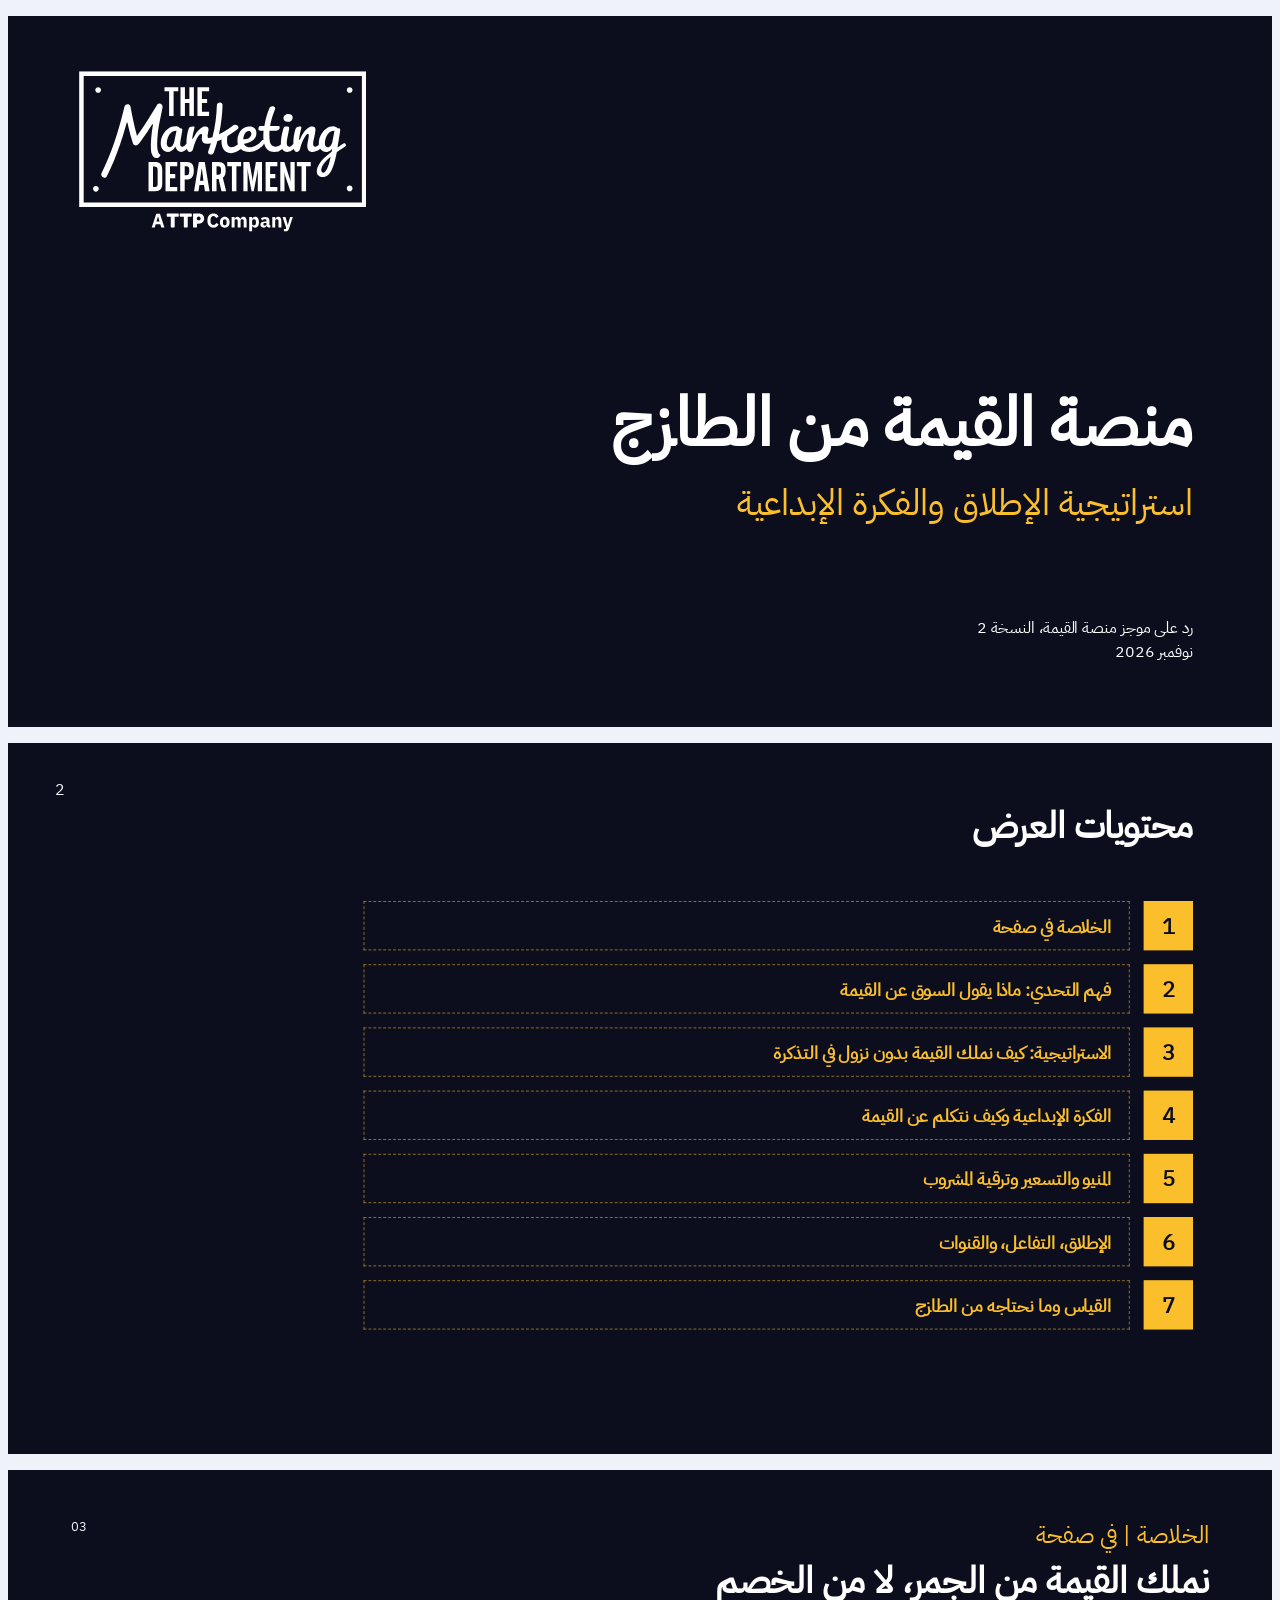
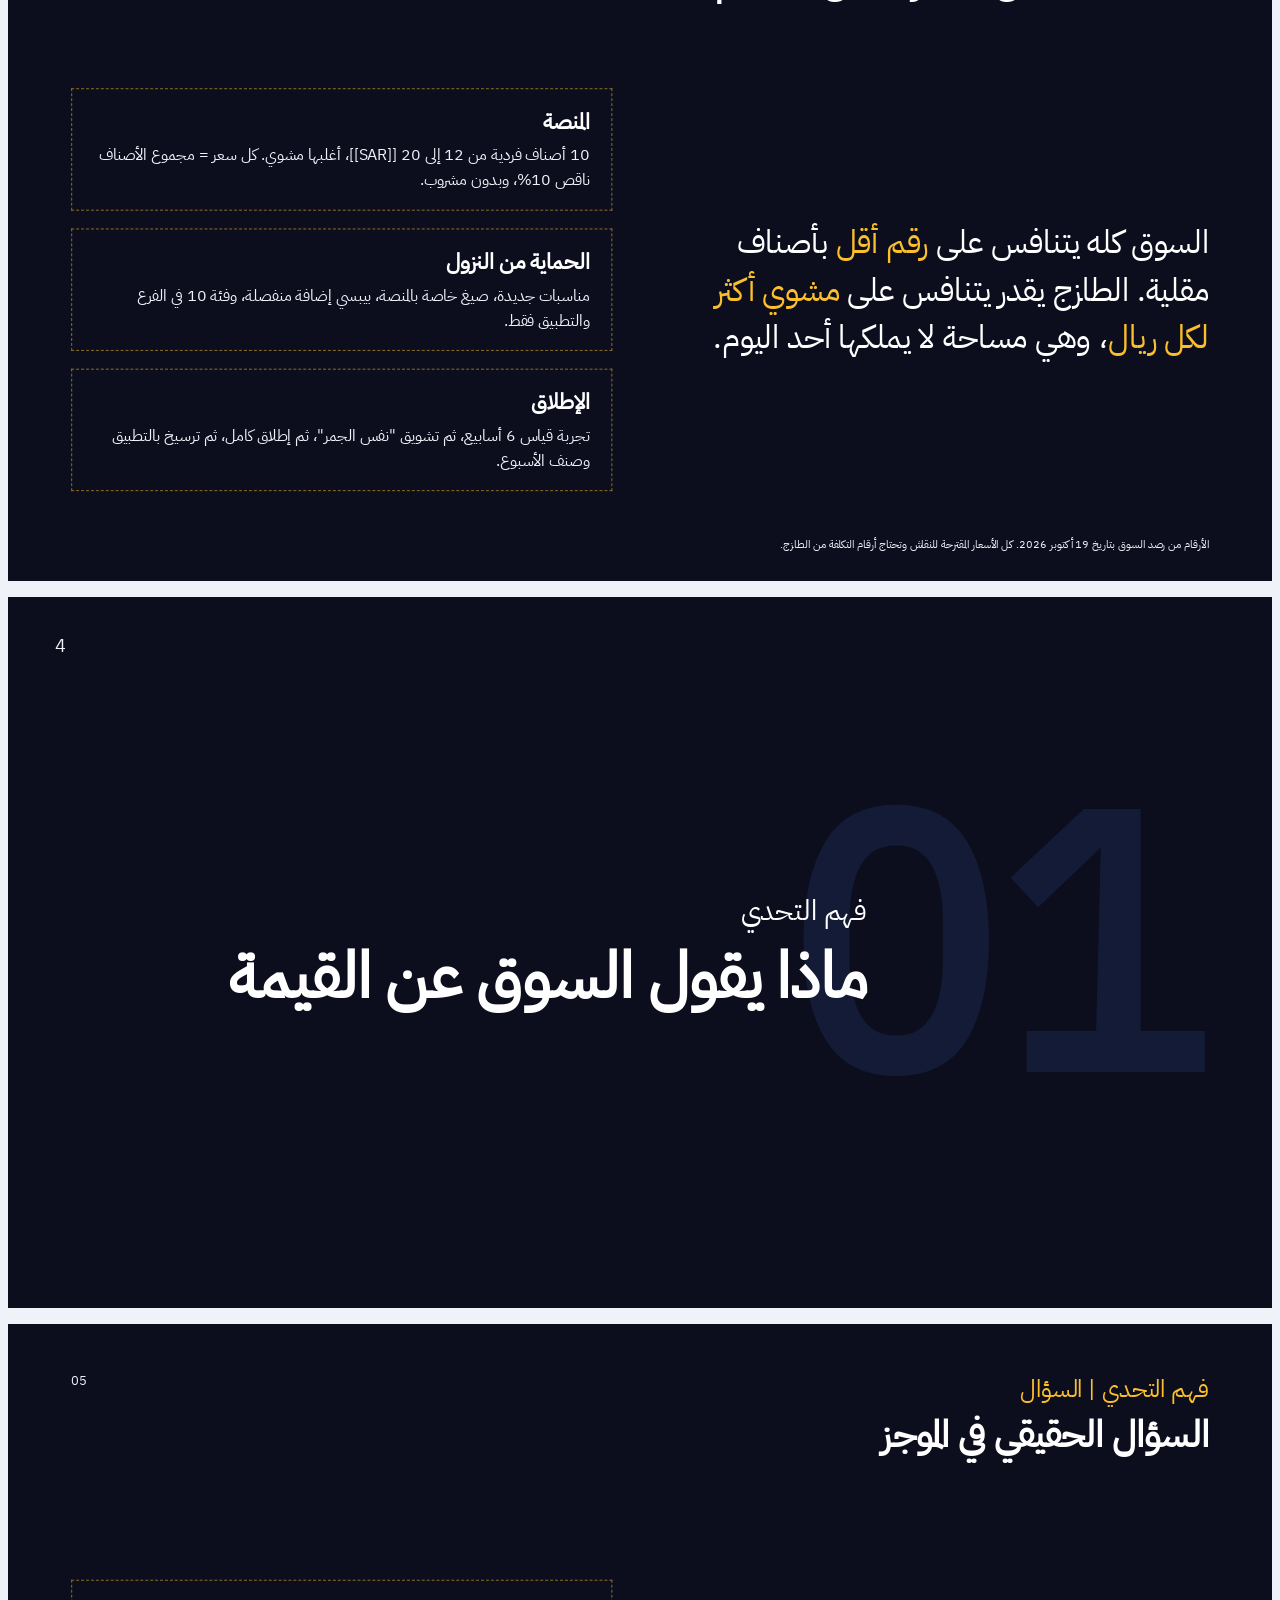
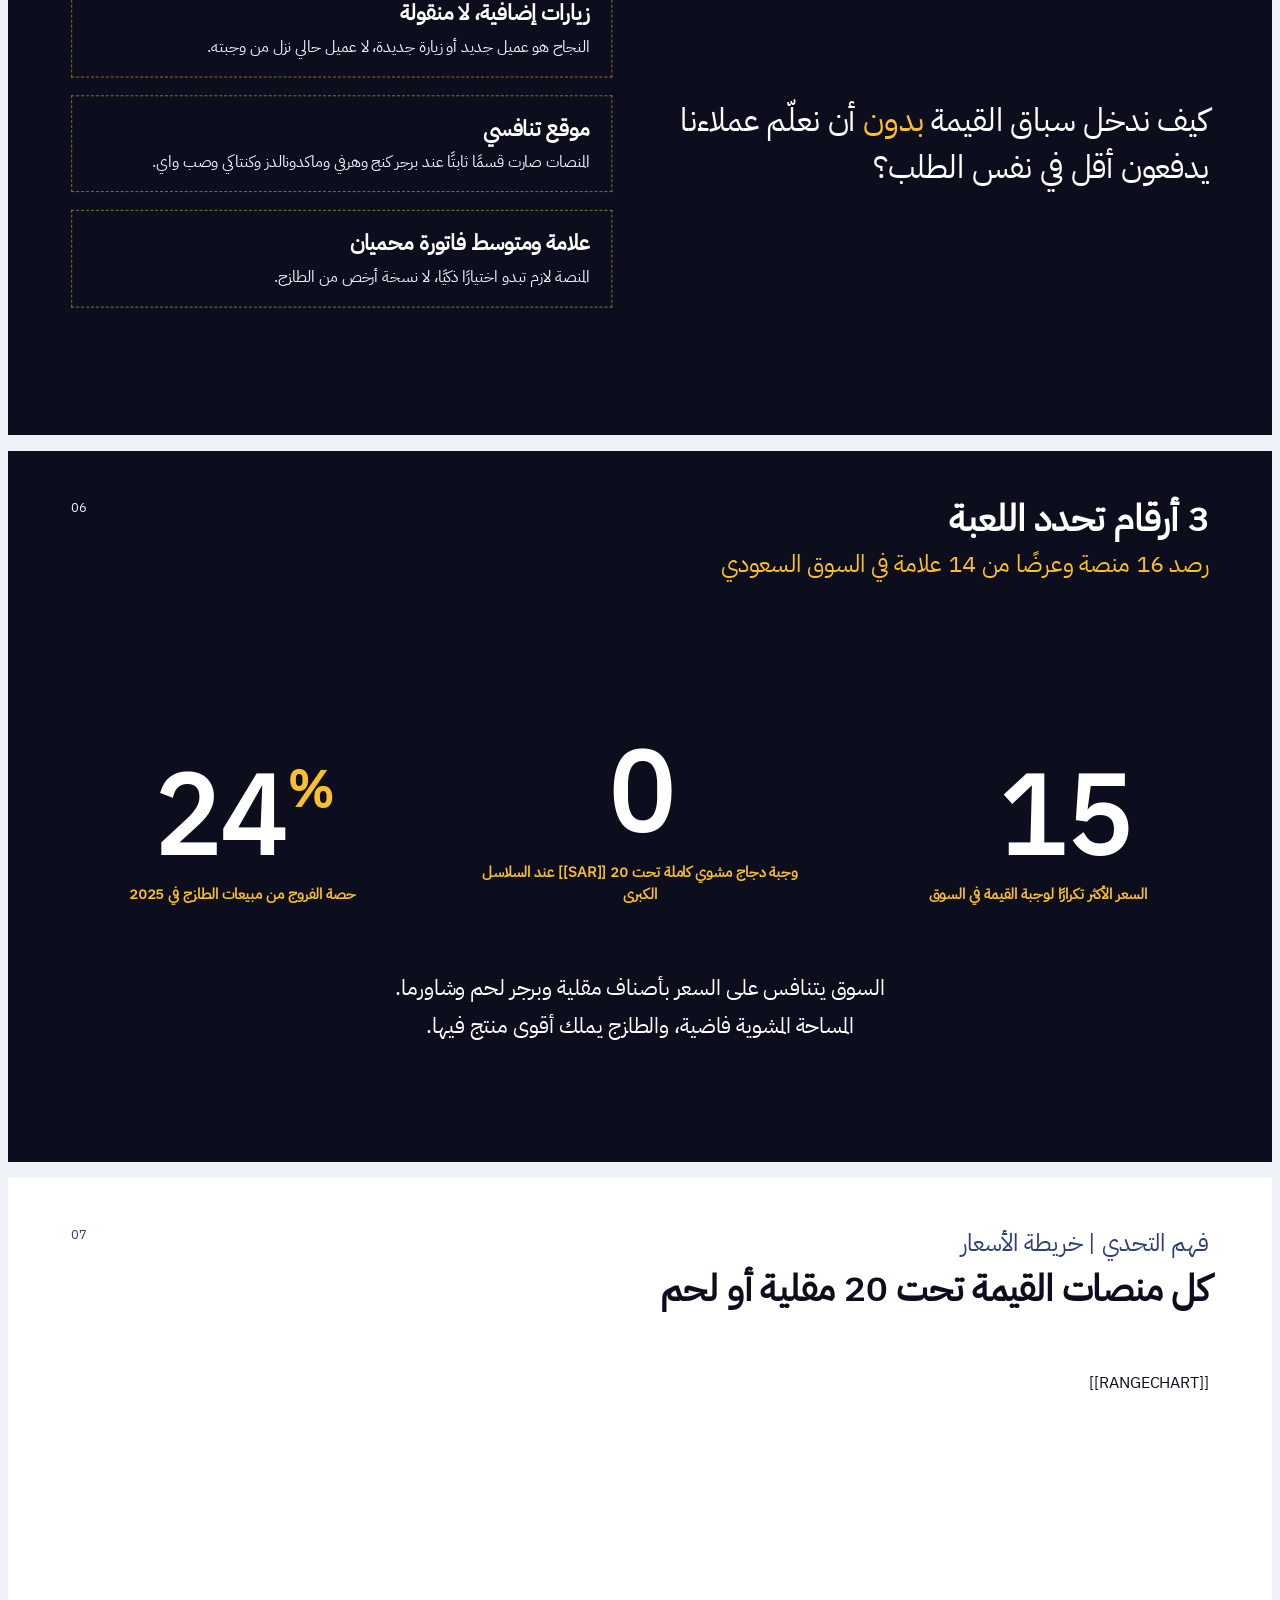
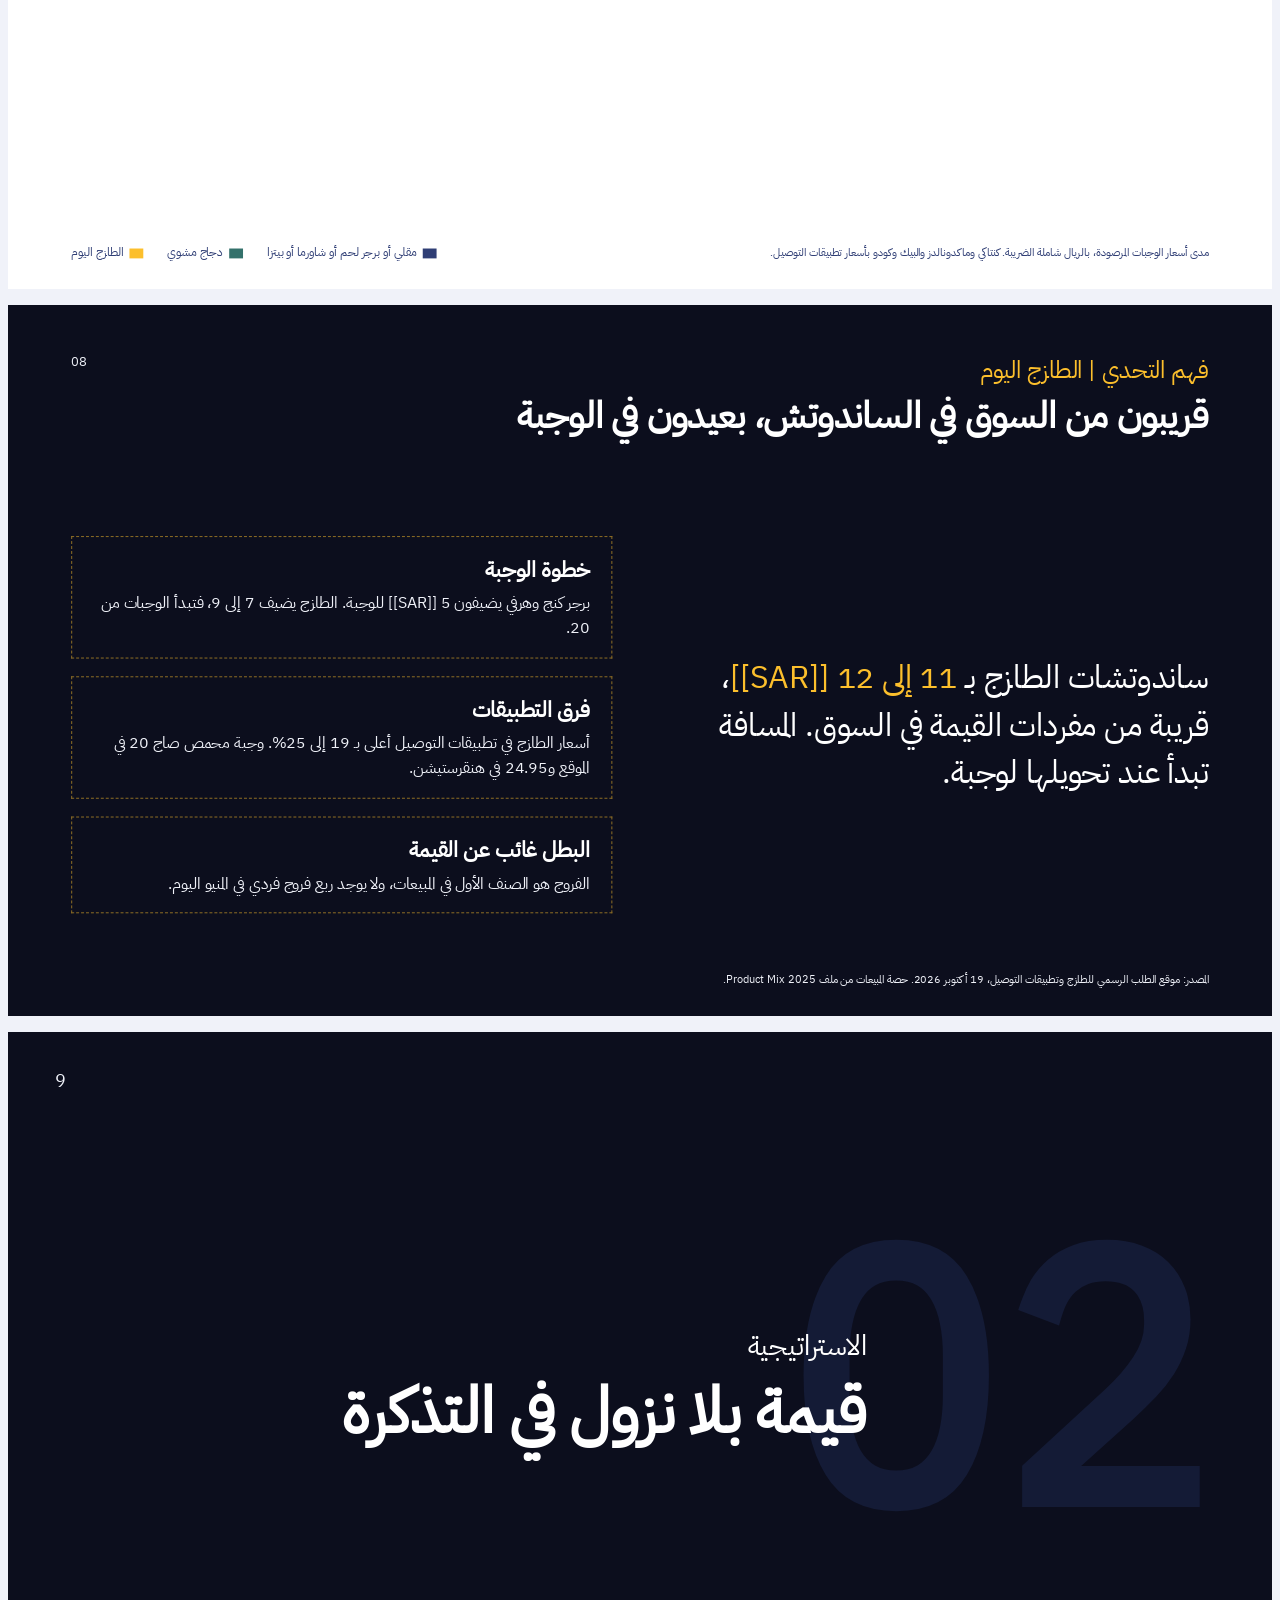
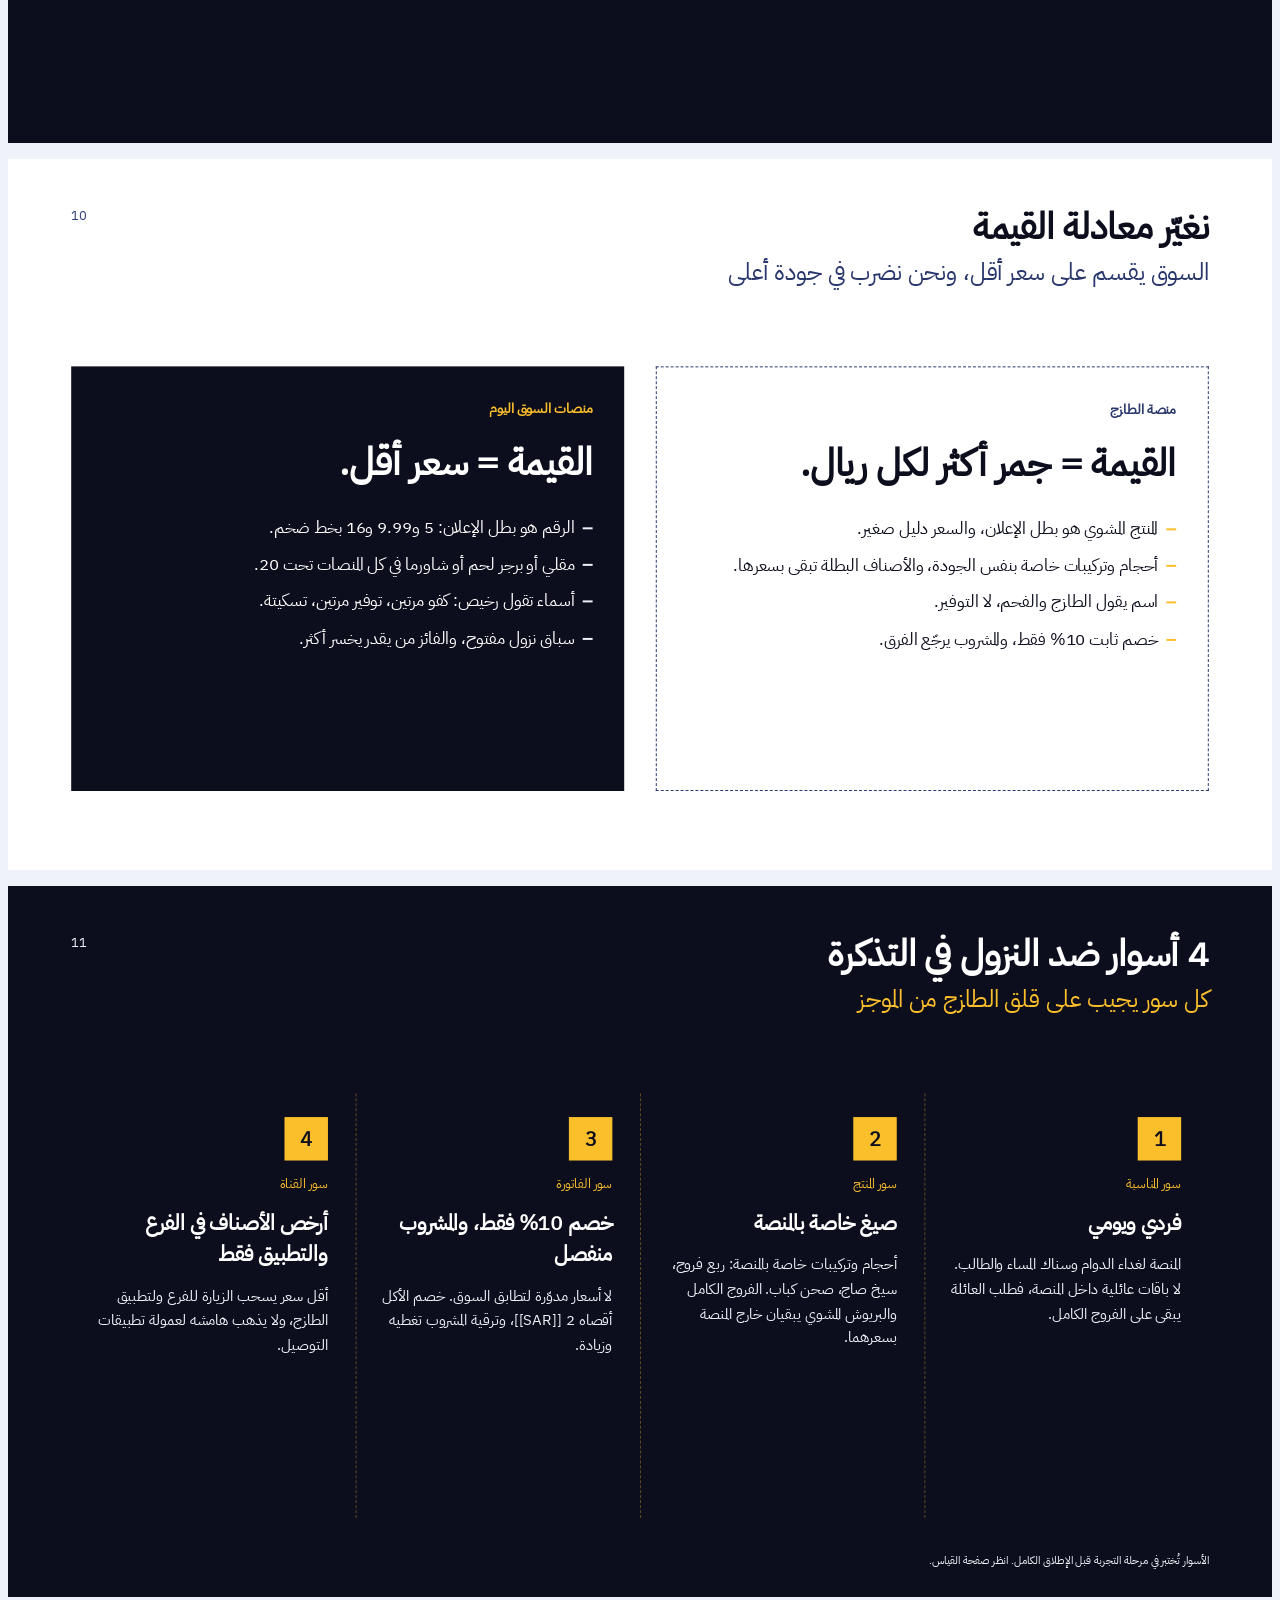
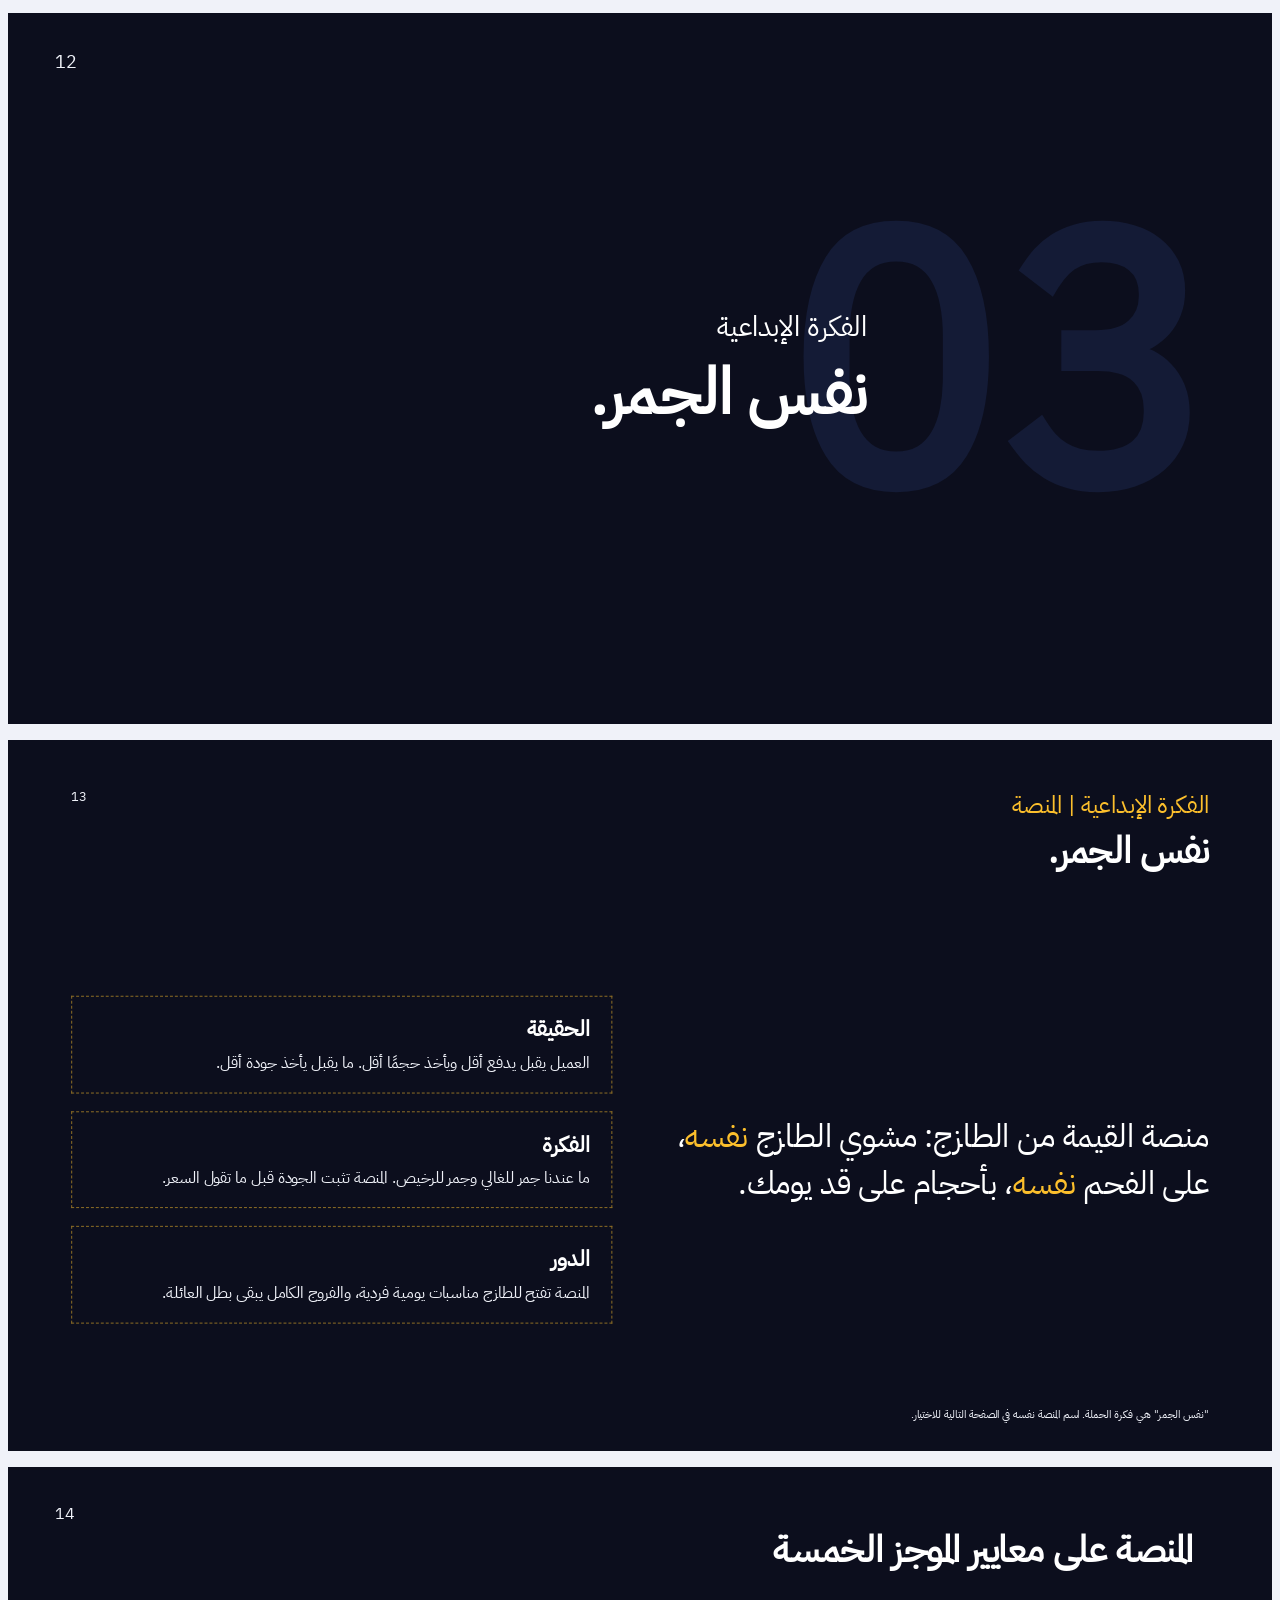
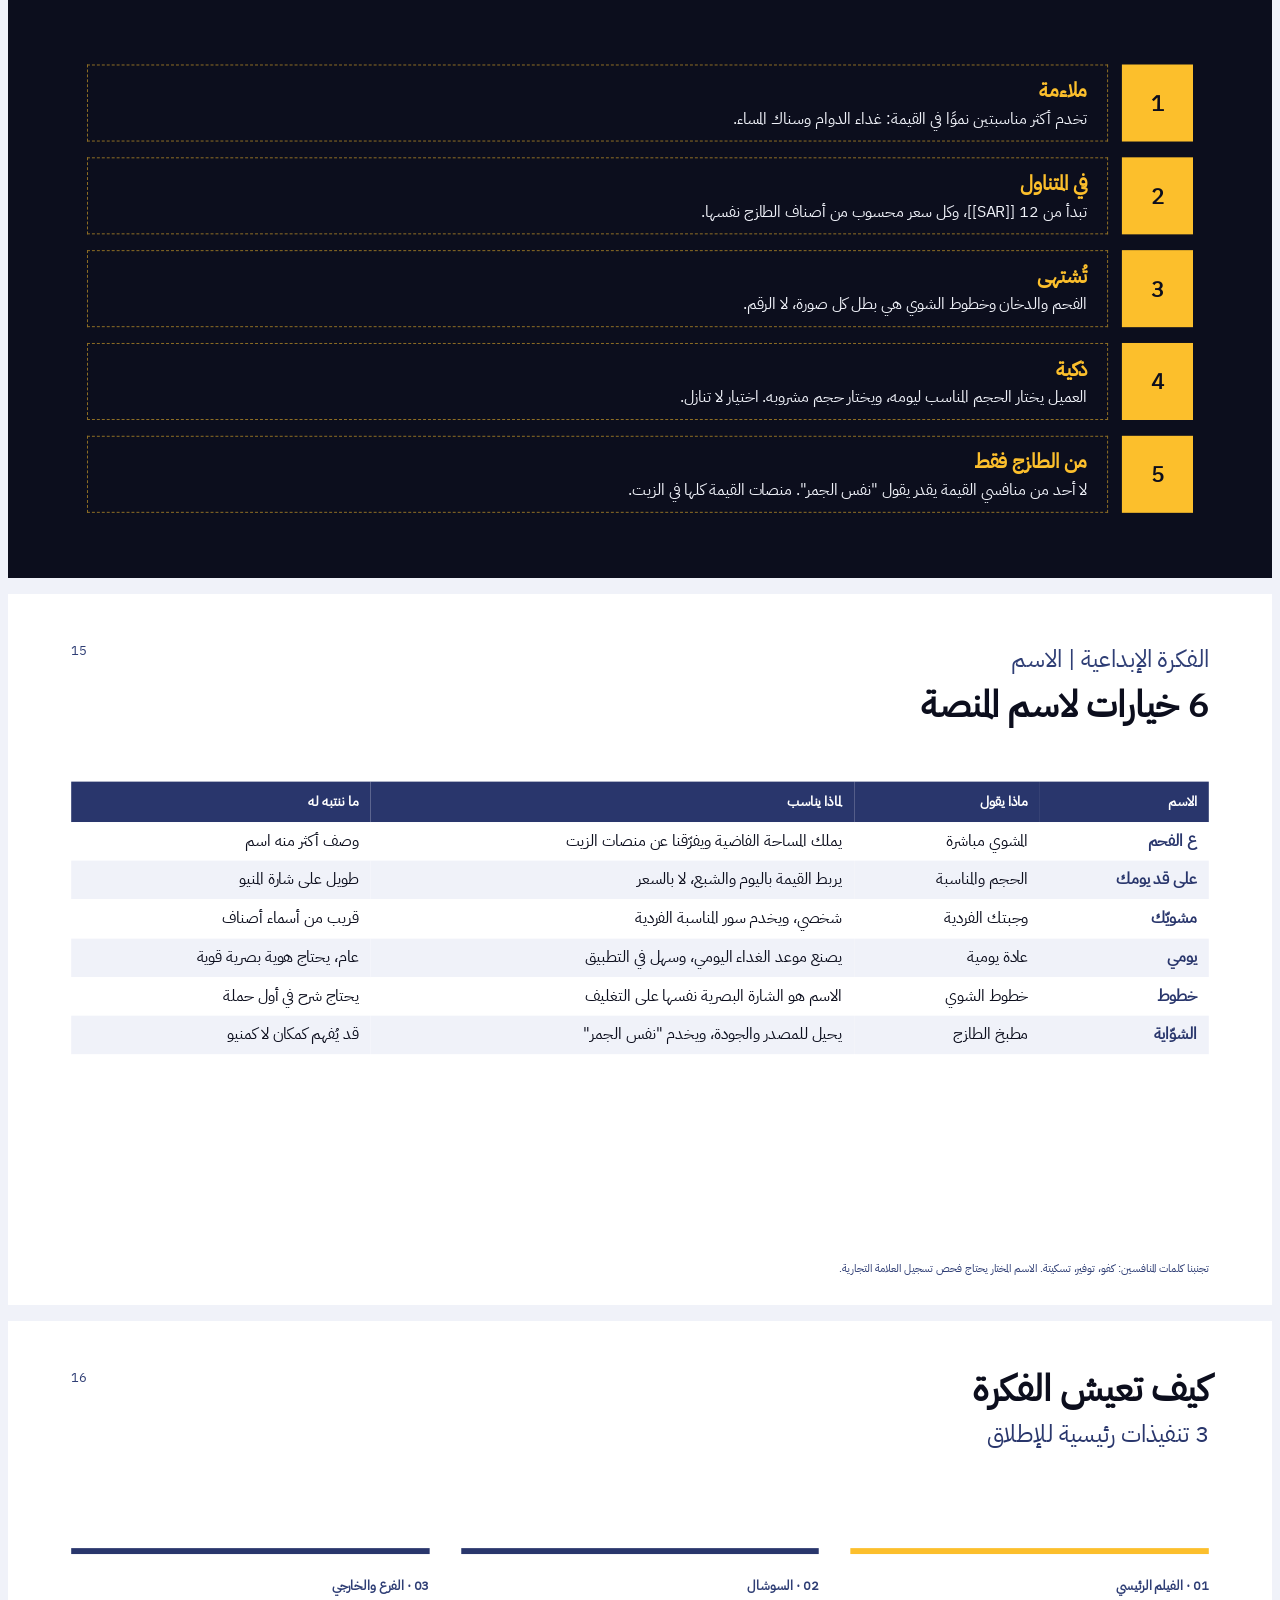
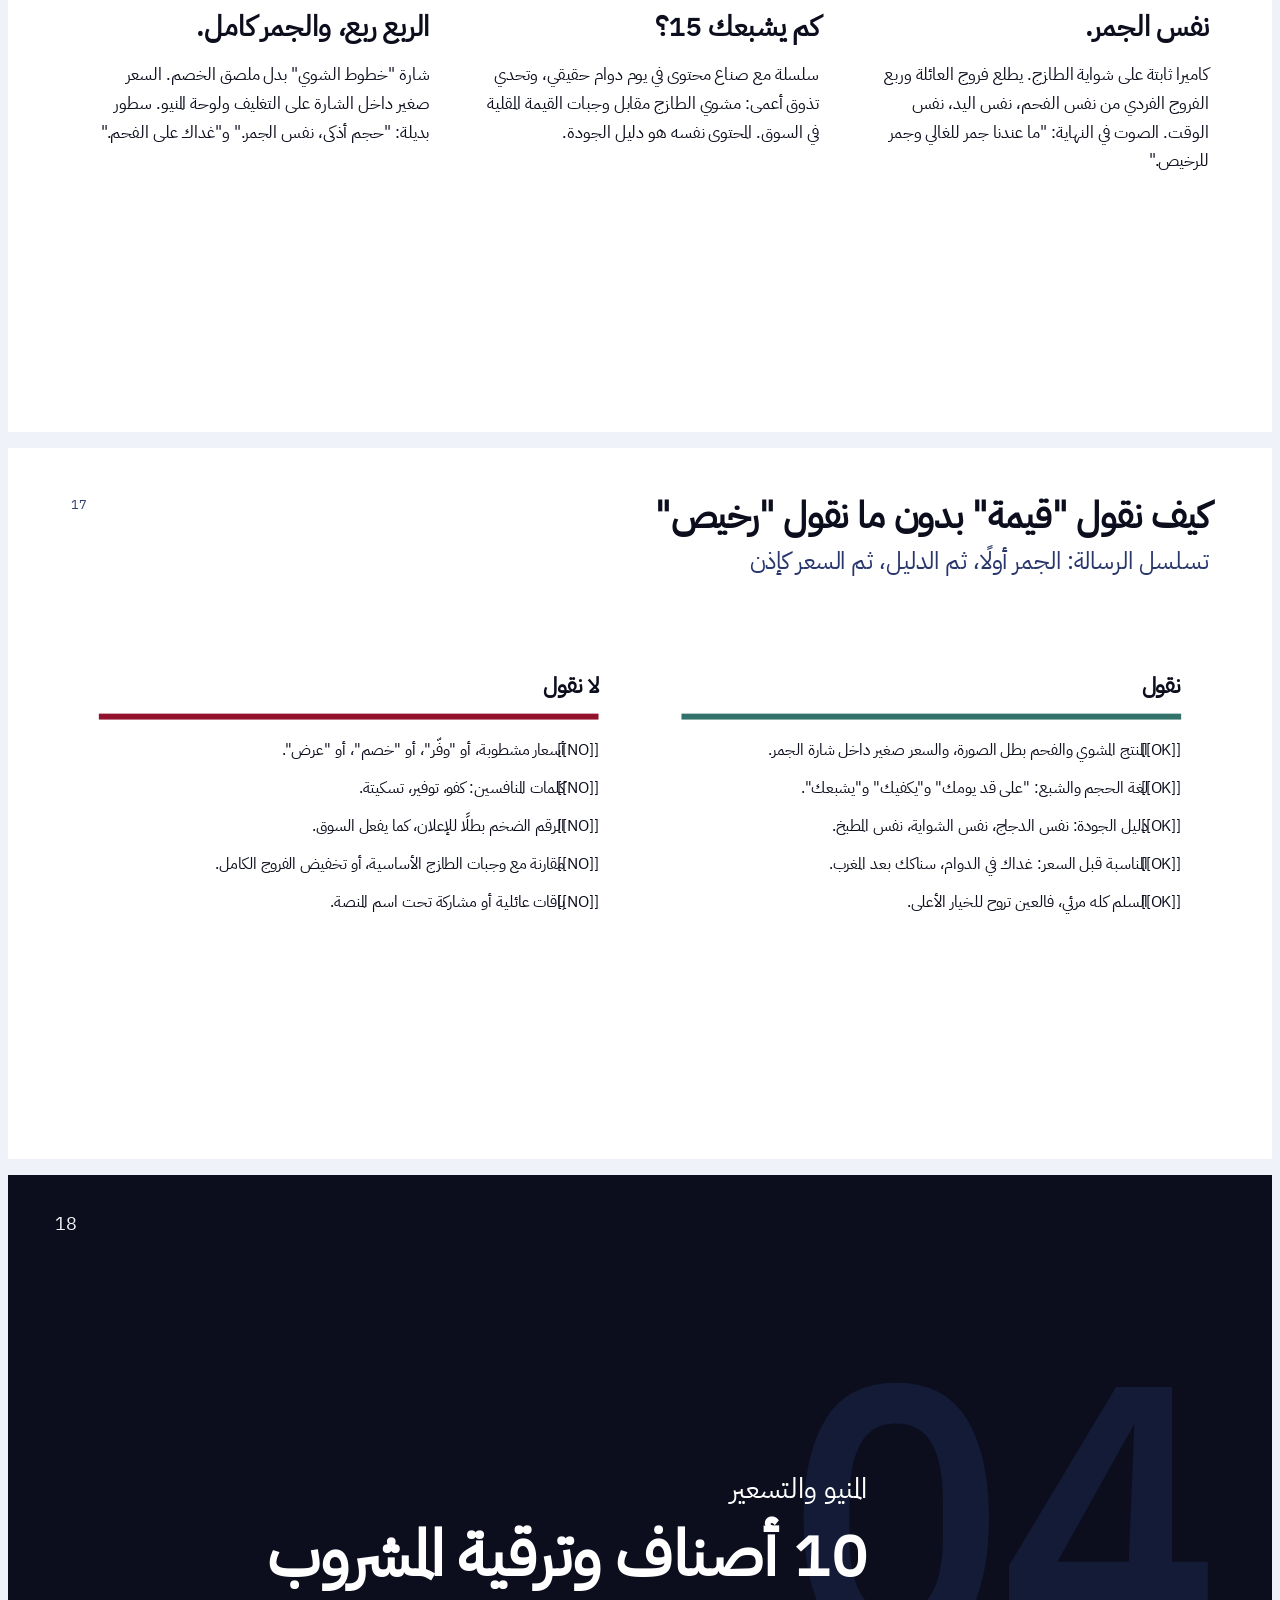
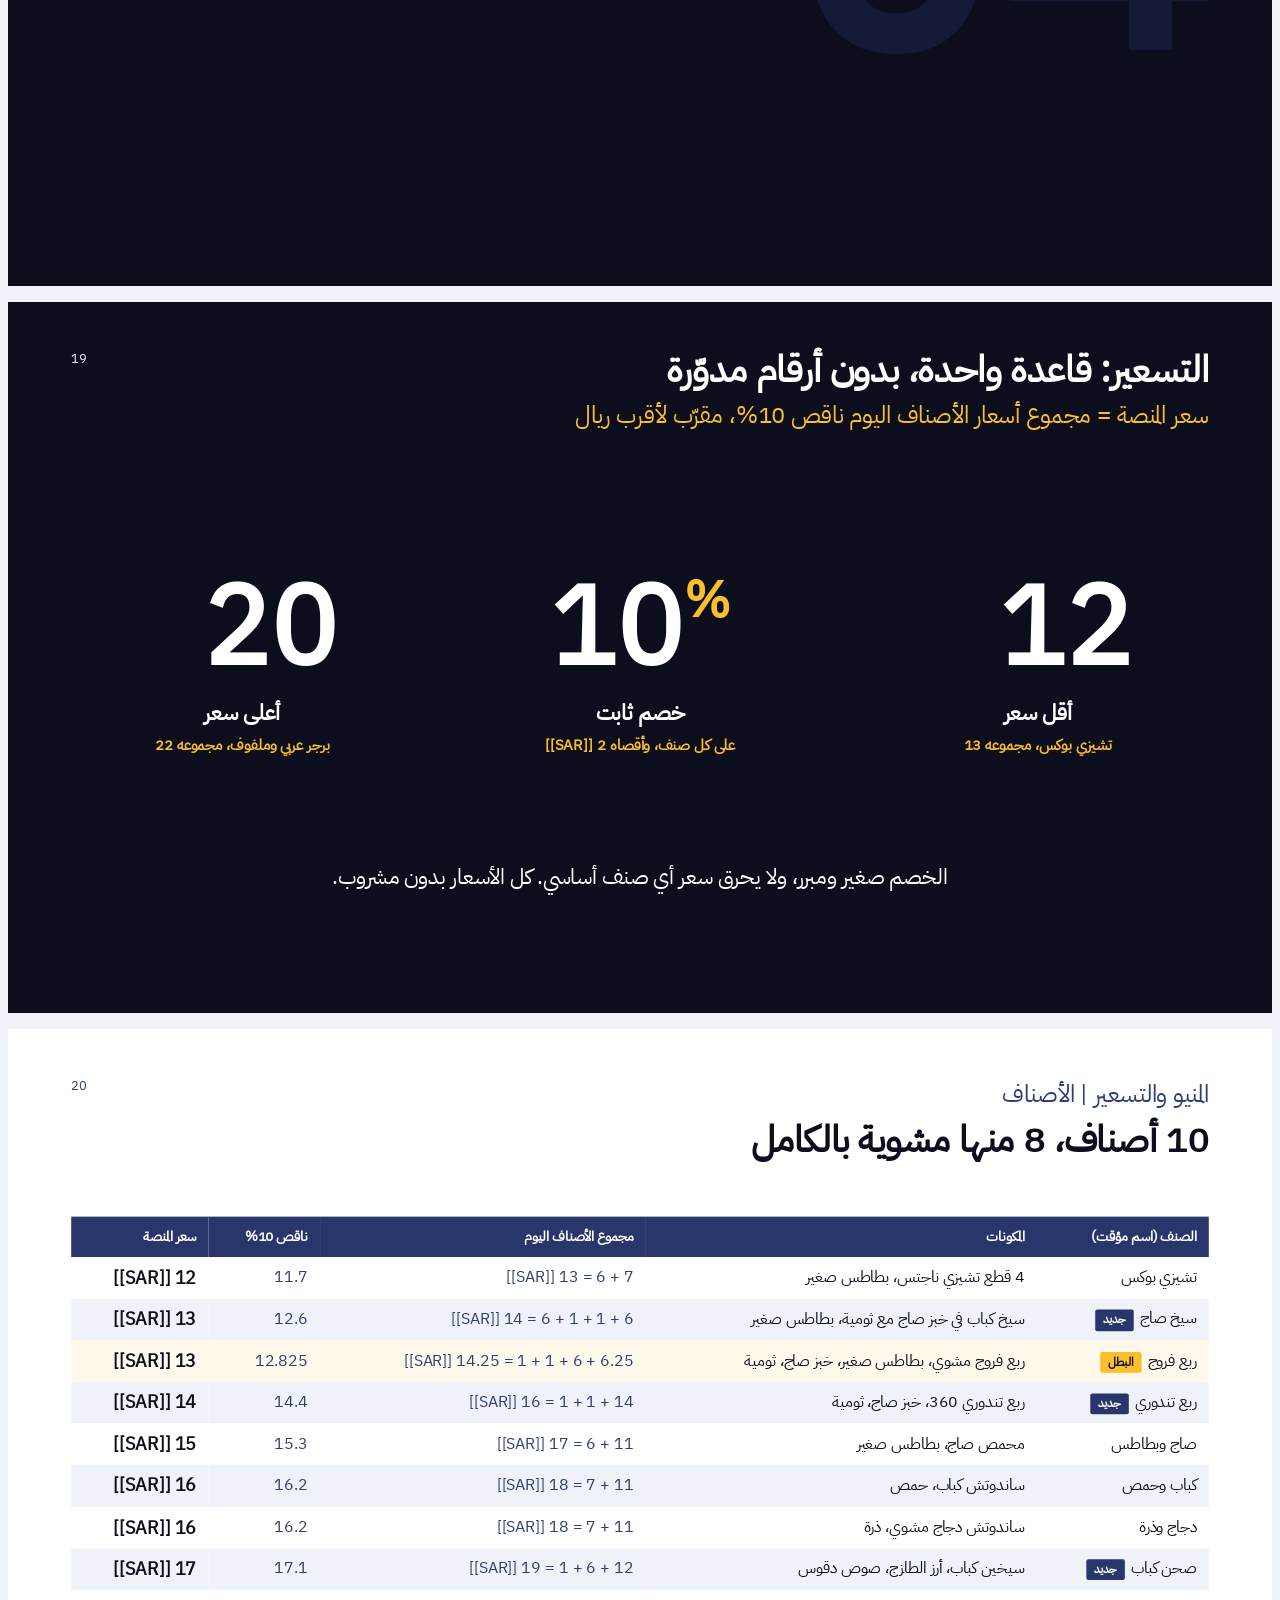
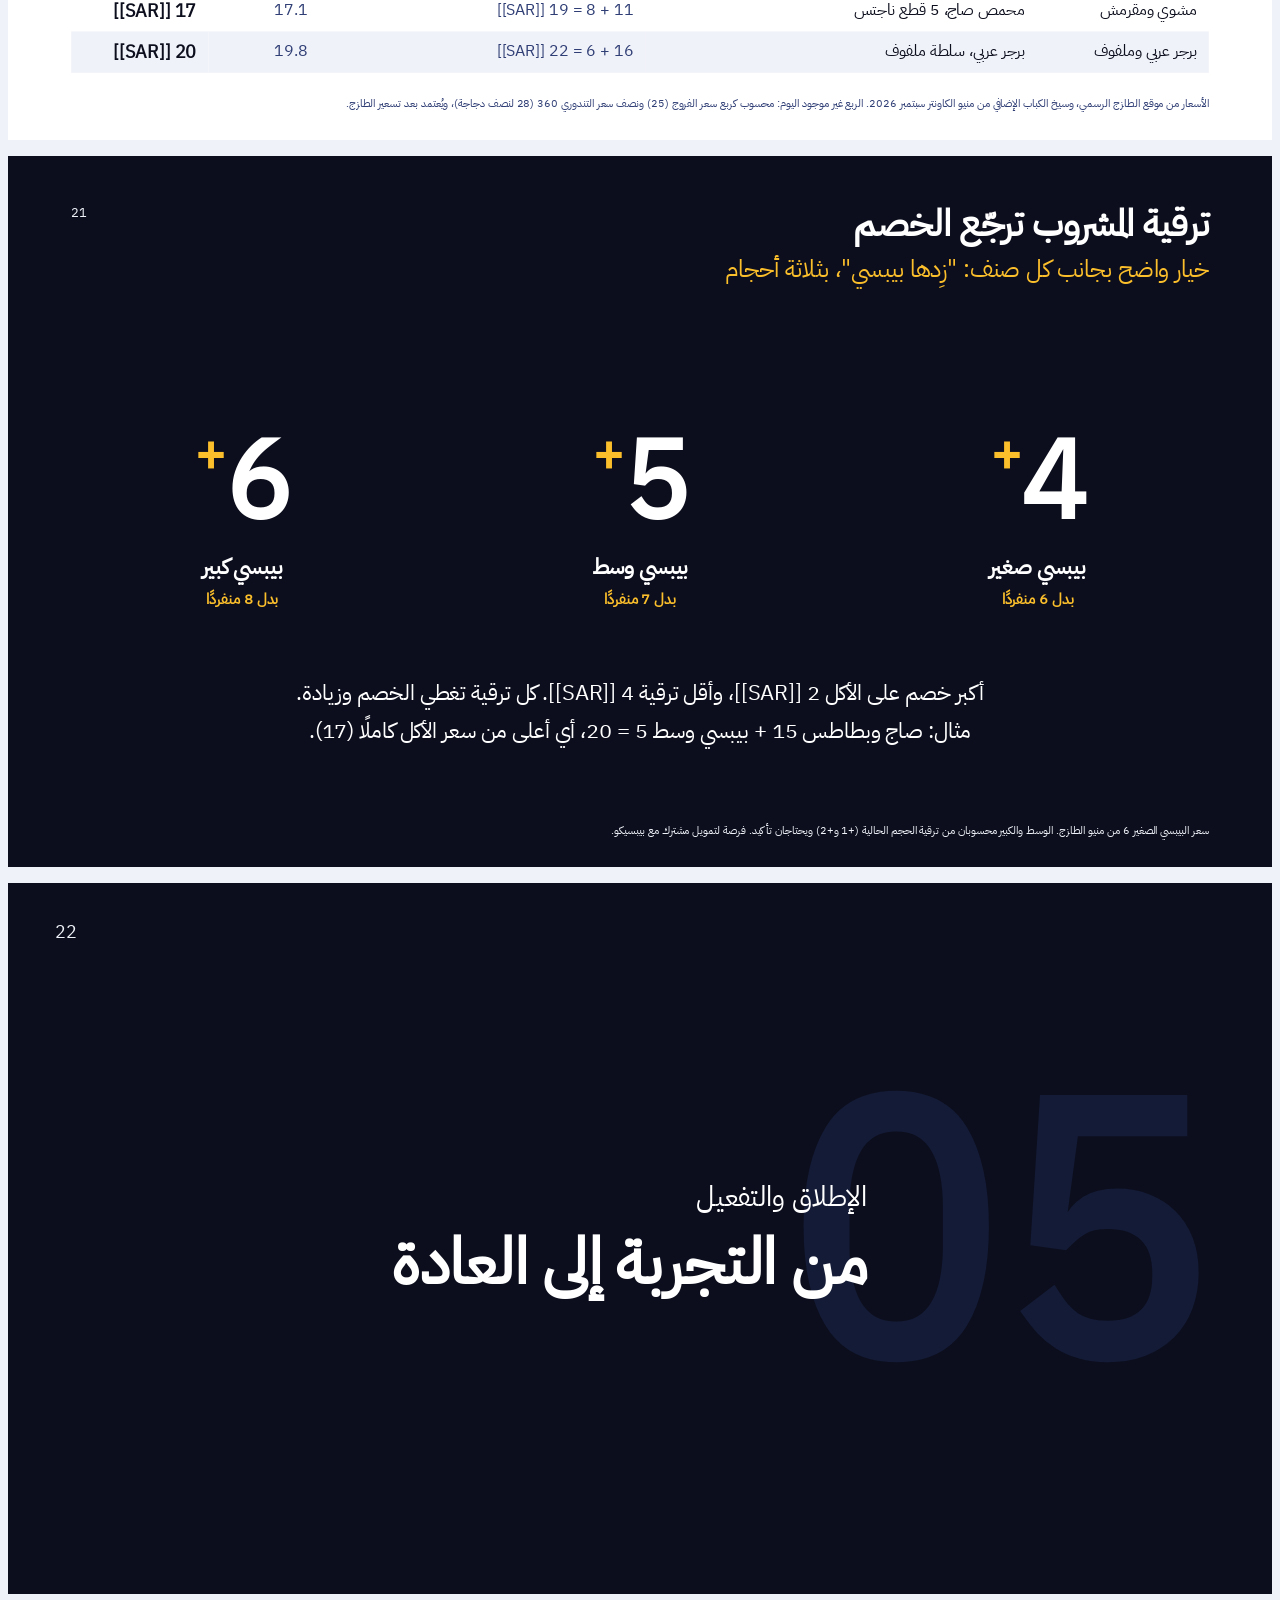
<file: altazaj-value-platform/src-v2.html>
<!doctype html>
<html lang="ar" dir="rtl">
<head>
<meta charset="utf-8">
<meta name="viewport" content="width=device-width, initial-scale=1">
<meta name="robots" content="noindex, nofollow">
<title>نفس الجمر | منصة القيمة من الطازج</title>
<link rel="stylesheet" href="colors_and_type.css">
<style>
/* ===== TMD slide foundation (tmd-brand/slides.css) ===== */
html, body { margin: 0; padding: 0; }
body { font-family: var(--tmd-font); background: #f0f2f9; }
.deck { display: flex; flex-direction: column; align-items: center; gap: 32px; padding: 32px 0; }
.slide-wrap { width: 1280px; height: 720px; flex-shrink: 0; }
.slide { width: 33.867cm; height: 19.05cm; box-sizing: border-box; padding: 48px 64px; position: relative; overflow: hidden; }
.slide.dark { background: #0C0E1D; color: #fff; }
.slide.light { background: #ffffff; color: #0C0E1D; }
.page-num { position: absolute; top: 48px; right: 64px; font-size: 13px; font-weight: 500; }
.slide.dark .page-num { color: #f0f2f9; }
.slide.light .page-num { color: #2f3e75; }
.header { position: absolute; top: 48px; left: 64px; text-align: left; max-width: 700px; }
.header .crumb { font-size: 24px; font-weight: 500; margin-bottom: 8px; }
.slide.dark .header .crumb { color: #fcbf2c; }
.slide.light .header .crumb { color: #2f3e75; }
.header .title { font-size: 37px; font-weight: 700; line-height: 1.15; }
.header .subtitle { font-size: 24px; font-weight: 500; margin-top: 6px; }
.slide.dark .header .subtitle { color: #fcbf2c; }
.slide.light .header .subtitle { color: #29366C; }
.footnote { position: absolute; bottom: 28px; left: 64px; font-size: 11px; color: #2f3e75; }
.slide.dark .footnote { color: #f0f2f9; }
.slide.rtl .page-num { right: auto; left: 64px; }
.slide.rtl .header { left: auto; right: 64px; text-align: right; max-width: none; }
.slide.rtl .footnote { left: auto; right: 64px; }
.sar { width: 0.8em; height: 0.8em; fill: currentColor; display: inline-block; vertical-align: -0.05em; }

/* ===== T1 Cover ===== */
.cover { padding: 0; direction: rtl; }
.cover .logo { position: absolute; top: 56px; left: 72px; height: 170px; width: auto; display: block; }
.cover .text-block { position: absolute; right: 80px; bottom: 200px; max-width: 1100px; text-align: right; }
.cover .title { font-size: 68px; font-weight: 700; line-height: 1.05; color: #fff; margin: 0 0 18px 0; }
.cover .subtitle { font-size: 36px; color: #fcbf2c; font-weight: 500; margin: 0; }
.cover .versioning { position: absolute; right: 80px; bottom: 64px; font-size: 16px; color: #fff; line-height: 1.5; text-align: right; }
.cover .versioning span { display: block; }

/* ===== T2 Section divider ===== */
.sd { padding: 0; direction: rtl; }
.sd .page-num { position: absolute; top: 36px; left: 48px; right: auto; font-size: 18px; color: #f0f2f9; }
.sd .bignum { position: absolute; right: 64px; top: 50%; transform: translateY(-50%); font-size: 360px; font-weight: 700; line-height: 0.8; color: #141B36; z-index: 1; }
.sd .content { position: absolute; right: 410px; top: 50%; transform: translateY(-50%); z-index: 2; max-width: 740px; text-align: right; }
.sd .kicker { font-size: 28px; font-weight: 400; color: #fff; margin: 0 0 10px 0; }
.sd .name { font-size: 64px; font-weight: 700; line-height: 1.15; color: #fff; margin: 0; }

/* ===== T3 Agenda ===== */
.ag { padding: 0; direction: rtl; }
.ag .title-block { position: absolute; top: 56px; right: 80px; }
.ag .title-block .title { font-size: 37px; font-weight: 700; color: #fff; margin: 0; }
.ag .page-num { position: absolute; top: 36px; left: 48px; right: auto; font-size: 16px; color: #f0f2f9; }
.ag .items { position: absolute; top: 160px; right: 80px; left: 360px; display: flex; flex-direction: column; gap: 14px; }
.item { display: flex; align-items: stretch; gap: 14px; min-height: 50px; }
.item .box { width: 50px; min-height: 50px; background: #fcbf2c; color: #0C0E1D; display: flex; align-items: center; justify-content: center; font-weight: 700; font-size: 22px; flex-shrink: 0; box-sizing: border-box; }
.item .bar { flex: 1; min-height: 50px; border: 1px dashed rgba(252,191,44,0.55); display: flex; align-items: center; padding: 0 18px; color: #fcbf2c; font-size: 18px; font-weight: 700; box-sizing: border-box; }
.ag.crit .items { top: 200px; left: 80px; gap: 16px; }
.ag.crit .item { min-height: 72px; }
.ag.crit .item .box { min-height: 72px; width: 72px; }
.ag.crit .bar { flex-direction: column; align-items: flex-start; justify-content: center; gap: 2px; padding: 10px 20px; }
.ag.crit .bar b { font-size: 20px; color: #fcbf2c; }
.ag.crit .bar span { font-size: 16px; font-weight: 400; color: #f0f2f9; }

/* ===== T4 Content light ===== */
.ct .body { position: absolute; top: 230px; left: 64px; right: 64px; bottom: 80px; display: grid; grid-template-columns: 1fr 1fr 1fr; gap: 32px; direction: rtl; }
.ct .col { padding-top: 22px; border-top: 6px solid #29366C; text-align: right; }
.ct .col.accent { border-top-color: #fcbf2c; }
.ct .col h3 { font-size: 28px; font-weight: 700; margin: 0 0 14px; color: #0C0E1D; }
.ct .col p { font-size: 17px; line-height: 1.7; color: #0C0E1D; margin: 0; max-width: 340px; }
.ct .col .num { font-size: 13px; font-weight: 700; color: #2f3e75; margin-bottom: 12px; }

/* ===== T5 Content dark ===== */
.cd .body { position: absolute; top: 210px; left: 64px; right: 64px; bottom: 80px; display: grid; grid-template-columns: 1fr 1fr; gap: 56px; align-items: center; direction: rtl; }
.lede { font-size: 32px; line-height: 1.5; font-weight: 500; color: #fff; max-width: 540px; text-align: right; }
.lede em { font-style: normal; color: #fcbf2c; }
.points { display: flex; flex-direction: column; gap: 18px; }
.pt { padding: 16px 22px; border: 1px dashed rgba(252,191,44,0.55); text-align: right; }
.pt h4 { margin: 0 0 6px; font-size: 22px; font-weight: 700; color: #fff; }
.pt p { margin: 0; font-size: 16px; line-height: 1.6; color: #f0f2f9; }

/* ===== T6 Stats ===== */
.st .body { position: absolute; top: 200px; left: 64px; right: 64px; bottom: 260px; display: grid; grid-template-columns: repeat(3, 1fr); gap: 56px; align-items: end; direction: rtl; }
.sc { display: flex; flex-direction: column; align-items: center; text-align: center; }
.sc .unit { font-size: 15px; color: #fcbf2c; margin-top: 16px; line-height: 1.5; font-weight: 700; max-width: 100%; }
.sc .num { font-size: 112px; font-weight: 700; line-height: 0.9; color: #fff; direction: ltr; }
.sc .num small { font-size: 0.45em; font-weight: 600; margin-left: 2px; vertical-align: top; color: #fcbf2c; }
.sc .num .sar { width: 0.42em; height: 0.42em; color: #fcbf2c; vertical-align: top; margin-right: 8px; margin-top: 6px; }
.sc .name { font-size: 22px; font-weight: 700; color: #fff; margin-top: 18px; }
.sc .name + .unit { margin-top: 6px; }
.st .caption { position: absolute; left: 64px; right: 64px; bottom: 120px; font-size: 22px; line-height: 1.7; color: #fff; font-weight: 400; text-align: center; margin: 0; }
.st .caption span { display: block; }
.st .caption .sar { width: 0.8em; height: 0.8em; }

/* ===== T7 Comparison ===== */
.cmp .body { position: absolute; top: 210px; left: 64px; right: 64px; bottom: 80px; display: grid; grid-template-columns: 1fr 1fr; gap: 32px; direction: rtl; }
.cc { background: #0C0E1D; padding: 32px; display: flex; flex-direction: column; gap: 16px; color: #fff; text-align: right; }
.cc.us { background: #fff; border: 1.5px dashed #29366C; color: #0C0E1D; }
.cc .tag { font-size: 14px; font-weight: 700; color: #fcbf2c; }
.cc.us .tag { color: #29366C; }
.cc h3 { margin: 0; font-size: 38px; font-weight: 700; color: #fff; }
.cc.us h3 { color: #0C0E1D; }
.cc ul { list-style: none; padding: 0; margin: 8px 0 0; display: flex; flex-direction: column; gap: 10px; }
.cc li { font-size: 17px; color: #fff; padding-right: 18px; position: relative; line-height: 1.6; }
.cc.us li { color: #0C0E1D; }
.cc li:before { content: ""; position: absolute; right: 0; top: 13px; width: 10px; height: 2px; background: #f0f2f9; }
.cc.us li:before { background: #fcbf2c; }

/* ===== T8 Tables ===== */
.tb .body { position: absolute; top: 190px; left: 64px; right: 64px; bottom: 70px; direction: rtl; }
table.tmd { width: 100%; border-collapse: collapse; font-size: 16px; text-align: right; }
table.tmd th { background: #29366C; color: #fff; font-weight: 700; padding: 10px 12px; font-size: 14px; }
table.tmd td { padding: 8px 12px; line-height: 1.45; vertical-align: middle; }
.slide.light table.tmd tbody tr:nth-child(odd) td { background: #ffffff; }
.slide.light table.tmd tbody tr:nth-child(even) td { background: #f0f2f9; }
.slide.dark table.tmd th { background: #2f3e75; font-size: 16px; padding: 12px; }
.slide.dark table.tmd td { padding: 13px 12px; border-bottom: 1px solid rgba(252,191,44,0.35); color: #f0f2f9; }
.slide.dark table.tmd td.k { color: #fcbf2c; font-weight: 700; }
table.tmd td.tier { font-weight: 700; color: #29366C; }
table.tmd td.price { font-weight: 700; font-size: 18px; color: #0C0E1D; white-space: nowrap; }
table.tmd td.was { color: #2f3e75; white-space: nowrap; }
table.tmd .badge { display: inline-block; background: #fcbf2c; color: #0C0E1D; font-size: 12px; font-weight: 700; padding: 2px 8px; border-radius: 2px; margin-right: 6px; }
table.tmd .badge.new { background: #29366C; color: #fff; }
.slide.light table.tmd tbody tr.hero td { background: #fff9eb; }

/* Range chart (landscape) */
.rc { position: absolute; top: 196px; left: 64px; right: 64px; bottom: 64px; direction: rtl; }
.rc .row { display: grid; grid-template-columns: 210px 1fr; align-items: center; height: 36px; }
.rc .lbl { font-size: 14px; font-weight: 500; color: #0C0E1D; text-align: right; padding-left: 12px; }
.rc .lbl b { font-weight: 700; }
.rc .lbl.us { color: #29366C; font-weight: 700; }
.rc .track { position: relative; height: 36px; border-right: 1px solid #c5cce8; }
.rc .rbar { position: absolute; top: 11px; height: 14px; background: #2f3e75; }
.rc .rbar.grill { background: #33716b; }
.rc .rbar.us { background: #fcbf2c; }
.rc .rbar.mark { width: 6px !important; }
.rc .val { position: absolute; top: 9px; font-size: 12px; font-weight: 500; color: #2f3e75; white-space: nowrap; direction: ltr; }
.rc .axis { display: grid; grid-template-columns: 210px 1fr; margin-top: 6px; }
.rc .axis .ticks { position: relative; height: 20px; border-top: 1px solid #c5cce8; }
.rc .axis .ticks span { position: absolute; top: 4px; font-size: 12px; color: #2f3e75; transform: translateX(50%); }
.rc .zone { position: absolute; top: 0; height: 432px; background: #fff9eb; }
.rc .zone-lbl { position: absolute; top: -26px; font-size: 13px; font-weight: 700; color: #dd9c03; white-space: nowrap; }
.rc .anchor { position: absolute; top: 0; height: 432px; border-right: 1px dashed #92112d; }
.rc .anchor-lbl { position: absolute; top: -26px; font-size: 13px; font-weight: 700; color: #92112d; white-space: nowrap; }
.legend { position: absolute; bottom: 28px; left: 64px; display: flex; gap: 24px; font-size: 12px; color: #2f3e75; direction: rtl; }
.legend i { display: inline-block; width: 14px; height: 10px; margin-left: 6px; vertical-align: middle; }

/* ===== T9 Timeline ===== */
.tl .body { position: absolute; top: 220px; left: 64px; right: 64px; bottom: 80px; direction: rtl; }
.tl .axis { position: relative; display: flex; align-items: stretch; gap: 0; }
.tl .axis::before { content: ""; position: absolute; left: 0; right: 0; top: 56px; height: 1px; background: rgba(252,191,44,0.4); }
.tl .year-cell { flex: 1; position: relative; padding-top: 96px; display: flex; flex-direction: column; gap: 14px; border-left: 1px dashed rgba(252,191,44,0.25); padding-right: 22px; padding-left: 22px; }
.tl .year-cell:last-child { border-left: 0; }
.tl .year-cell .year { position: absolute; top: 0; right: 22px; font-size: 26px; font-weight: 700; color: #fff; }
.tl .year-cell .dot { position: absolute; top: 50px; right: 22px; width: 14px; height: 14px; background: #fcbf2c; border-radius: 50%; }
.tl .year-cell h4 { margin: 0; font-size: 18px; font-weight: 700; color: #fcbf2c; }
.tl .year-cell p { margin: 0; font-size: 14px; line-height: 1.6; color: #f0f2f9; max-width: 210px; }
.tl .year-cell .q { font-size: 15px; color: #fff; font-weight: 500; }

/* ===== T11 Phase chevrons ===== */
.pc-flow .body { position: absolute; top: 210px; left: 64px; right: 64px; bottom: 80px; display: flex; flex-direction: column; justify-content: center; direction: rtl; }
.phases { display: flex; align-items: stretch; gap: 0; height: 360px; }
.phase { flex: 1; clip-path: polygon(38px 0, 100% 0, calc(100% - 38px) 50%, 100% 100%, 38px 100%, 0 50%); padding: 36px 64px 36px 56px; background: #f0f2f9; color: #0C0E1D; display: flex; flex-direction: column; justify-content: center; gap: 10px; text-align: right; }
.phase:first-child { clip-path: polygon(38px 0, 100% 0, 100% 100%, 38px 100%, 0 50%); padding-right: 32px; }
.phase + .phase { margin-right: -28px; }
.phase.active { background: #fcbf2c; }
.phase .n { font-size: 14px; font-weight: 700; color: #29366C; direction: ltr; text-align: right; }
.phase.active .n { color: #0C0E1D; }
.phase h4 { font-size: 26px; font-weight: 700; margin: 0; color: #0C0E1D; }
.phase .duration { font-size: 13px; font-weight: 600; color: #29366C; }
.phase.active .duration { color: #0C0E1D; }
.phase p { font-size: 14px; line-height: 1.7; margin: 6px 0 0; color: #29366C; max-width: 230px; }
.phase.active p { color: #0C0E1D; }

/* ===== T12 Process steps ===== */
.ps .body { position: absolute; top: 210px; left: 64px; right: 64px; bottom: 80px; display: grid; grid-template-columns: repeat(4, 1fr); gap: 0; align-items: stretch; direction: rtl; }
.ps .step { padding: 24px 28px 24px 24px; position: relative; display: flex; flex-direction: column; gap: 14px; border-left: 1px dashed rgba(252,191,44,0.35); text-align: right; }
.ps .step:last-child { border-left: 0; }
.ps .step .badge { width: 44px; height: 44px; background: #fcbf2c; color: #0C0E1D; display: flex; align-items: center; justify-content: center; font-weight: 700; font-size: 20px; }
.ps .step h4 { margin: 0; font-size: 21px; font-weight: 700; color: #fff; }
.ps .step p { margin: 0; font-size: 15px; line-height: 1.65; color: #f0f2f9; max-width: 240px; }
.ps .step .tag { font-size: 13px; font-weight: 500; color: #fcbf2c; }

/* ===== T13 Pros vs cons ===== */
.pcn .body { position: absolute; top: 200px; left: 64px; right: 64px; bottom: 70px; display: grid; grid-template-columns: 1fr 1fr; gap: 28px; direction: rtl; }
.pcn .col { display: flex; flex-direction: column; gap: 12px; padding: 24px 28px; background: #fff; text-align: right; }
.pcn .col h4 { margin: 0; font-size: 22px; font-weight: 700; color: #0C0E1D; padding-bottom: 12px; }
.pcn .col.pros h4 { border-bottom: 6px solid #33716b; }
.pcn .col.cons h4 { border-bottom: 6px solid #92112d; }
.pcn .col ul { list-style: none; padding: 0; margin: 6px 0 0; display: flex; flex-direction: column; gap: 12px; }
.pcn .col li { font-size: 16px; line-height: 1.65; color: #0C0E1D; display: grid; grid-template-columns: 22px 1fr; gap: 12px; align-items: start; }
.pcn .col li svg { width: 22px; height: 22px; margin-top: 3px; }

/* ===== T-Closing ===== */
.end { padding: 0; display: flex; flex-direction: column; align-items: center; justify-content: center; gap: 60px; direction: rtl; }
.end .logo { width: 520px; height: auto; display: block; }
.end .thanks { font-size: 64px; font-weight: 700; color: #fff; margin: 0; line-height: 1; }

/* ===== Viewer + print ===== */
@media screen and (max-width: 1340px) {
  .deck { gap: 16px; padding: 16px 0; }
}
@page { size: 1280px 720px; margin: 0; }
@media print {
  body { background: #fff; }
  .deck { display: block; padding: 0; gap: 0; }
  .slide-wrap { width: 1280px; height: 720px; transform: none !important; margin: 0 !important; break-after: page; page-break-after: always; }
  .slide-wrap:last-child { break-after: auto; page-break-after: auto; }
}
</style>
</head>
<body>
<main class="deck">

<!-- 01 COVER (T1) -->
<div class="slide-wrap"><section class="slide dark cover">
  <img class="logo" src="assets/TMD-logo-white.svg" alt="The Marketing Department">
  <div class="text-block">
    <h1 class="title">منصة القيمة من الطازج</h1>
    <p class="subtitle">استراتيجية الإطلاق والفكرة الإبداعية</p>
  </div>
  <div class="versioning">
    <span>رد على موجز منصة القيمة، النسخة 2</span>
    <span>نوفمبر 2026</span>
  </div>
</section></div>

<!-- 02 AGENDA (T3) -->
<div class="slide-wrap"><section class="slide dark ag">
  <div class="page-num">2</div>
  <div class="title-block"><h1 class="title">محتويات العرض</h1></div>
  <div class="items">
    <div class="item"><span class="box">1</span><span class="bar">الخلاصة في صفحة</span></div>
    <div class="item"><span class="box">2</span><span class="bar">فهم التحدي: ماذا يقول السوق عن القيمة</span></div>
    <div class="item"><span class="box">3</span><span class="bar">الاستراتيجية: كيف نملك القيمة بدون نزول في التذكرة</span></div>
    <div class="item"><span class="box">4</span><span class="bar">الفكرة الإبداعية وكيف نتكلم عن القيمة</span></div>
    <div class="item"><span class="box">5</span><span class="bar">المنيو والتسعير وترقية المشروب</span></div>
    <div class="item"><span class="box">6</span><span class="bar">الإطلاق، التفاعل، والقنوات</span></div>
    <div class="item"><span class="box">7</span><span class="bar">القياس وما نحتاجه من الطازج</span></div>
  </div>
</section></div>

<!-- 03 EXEC SUMMARY (T5) -->
<div class="slide-wrap"><section class="slide dark cd rtl">
  <div class="page-num">03</div>
  <div class="header">
    <div class="crumb">الخلاصة | في صفحة</div>
    <div class="title">نملك القيمة من الجمر، لا من الخصم</div>
  </div>
  <div class="body">
    <div class="lede">السوق كله يتنافس على <em>رقم أقل</em> بأصناف مقلية. الطازج يقدر يتنافس على <em>مشوي أكثر لكل ريال</em>، وهي مساحة لا يملكها أحد اليوم.</div>
    <div class="points">
      <div class="pt"><h4>المنصة</h4><p>10 أصناف فردية من 12 إلى 20 [[SAR]]، أغلبها مشوي. كل سعر = مجموع الأصناف ناقص 10%، وبدون مشروب.</p></div>
      <div class="pt"><h4>الحماية من النزول</h4><p>مناسبات جديدة، صيغ خاصة بالمنصة، بيبسي إضافة منفصلة، وفئة 10 في الفرع والتطبيق فقط.</p></div>
      <div class="pt"><h4>الإطلاق</h4><p>تجربة قياس 6 أسابيع، ثم تشويق "نفس الجمر"، ثم إطلاق كامل، ثم ترسيخ بالتطبيق وصنف الأسبوع.</p></div>
    </div>
  </div>
  <div class="footnote">الأرقام من رصد السوق بتاريخ 19 أكتوبر 2026. كل الأسعار المقترحة للنقاش وتحتاج أرقام التكلفة من الطازج.</div>
</section></div>

<!-- 04 SECTION 01 (T2) -->
<div class="slide-wrap"><section class="slide dark sd">
  <div class="page-num">4</div>
  <div class="bignum">01</div>
  <div class="content">
    <p class="kicker">فهم التحدي</p>
    <h2 class="name">ماذا يقول السوق عن القيمة</h2>
  </div>
</section></div>

<!-- 05 THE TENSION (T5) -->
<div class="slide-wrap"><section class="slide dark cd rtl">
  <div class="page-num">05</div>
  <div class="header">
    <div class="crumb">فهم التحدي | السؤال</div>
    <div class="title">السؤال الحقيقي في الموجز</div>
  </div>
  <div class="body">
    <div class="lede">كيف ندخل سباق القيمة <em>بدون</em> أن نعلّم عملاءنا يدفعون أقل في نفس الطلب؟</div>
    <div class="points">
      <div class="pt"><h4>زيارات إضافية، لا منقولة</h4><p>النجاح هو عميل جديد أو زيارة جديدة، لا عميل حالي نزل من وجبته.</p></div>
      <div class="pt"><h4>موقع تنافسي</h4><p>المنصات صارت قسمًا ثابتًا عند برجر كنج وهرفي وماكدونالدز وكنتاكي وصب واي.</p></div>
      <div class="pt"><h4>علامة ومتوسط فاتورة محميان</h4><p>المنصة لازم تبدو اختيارًا ذكيًا، لا نسخة أرخص من الطازج.</p></div>
    </div>
  </div>
</section></div>

<!-- 06 MARKET STATS (T6) -->
<div class="slide-wrap"><section class="slide dark st rtl">
  <div class="page-num">06</div>
  <div class="header">
    <div class="title">3 أرقام تحدد اللعبة</div>
    <div class="subtitle">رصد 16 منصة وعرضًا من 14 علامة في السوق السعودي</div>
  </div>
  <div class="body">
    <div class="sc">
      <div class="num"><svg class="sar" viewBox="0 0 1124.14 1256.39">[[SARPATH]]</svg>15</div>
      <div class="unit">السعر الأكثر تكرارًا لوجبة القيمة في السوق</div>
    </div>
    <div class="sc">
      <div class="num">0</div>
      <div class="unit">وجبة دجاج مشوي كاملة تحت 20 [[SAR]] عند السلاسل الكبرى</div>
    </div>
    <div class="sc">
      <div class="num">24<small>%</small></div>
      <div class="unit">حصة الفروج من مبيعات الطازج في 2025</div>
    </div>
  </div>
  <p class="caption"><span>السوق يتنافس على السعر بأصناف مقلية وبرجر لحم وشاورما.</span><span>المساحة المشوية فاضية، والطازج يملك أقوى منتج فيها.</span></p>
</section></div>

<!-- 07 LANDSCAPE (light, range chart) -->
<div class="slide-wrap"><section class="slide light rtl">
  <div class="page-num">07</div>
  <div class="header">
    <div class="crumb">فهم التحدي | خريطة الأسعار</div>
    <div class="title">كل منصات القيمة تحت 20 مقلية أو لحم</div>
  </div>
  <div class="rc">
    [[RANGECHART]]
  </div>
  <div class="legend">
    <span><i style="background:#2f3e75"></i>مقلي أو برجر لحم أو شاورما أو بيتزا</span>
    <span><i style="background:#33716b"></i>دجاج مشوي</span>
    <span><i style="background:#fcbf2c"></i>الطازج اليوم</span>
  </div>
  <div class="footnote">مدى أسعار الوجبات المرصودة، بالريال شاملة الضريبة. كنتاكي وماكدونالدز والبيك وكودو بأسعار تطبيقات التوصيل.</div>
</section></div>

<!-- 08 AL TAZAJ TODAY (T5) -->
<div class="slide-wrap"><section class="slide dark cd rtl">
  <div class="page-num">08</div>
  <div class="header">
    <div class="crumb">فهم التحدي | الطازج اليوم</div>
    <div class="title">قريبون من السوق في الساندوتش، بعيدون في الوجبة</div>
  </div>
  <div class="body">
    <div class="lede">ساندوتشات الطازج بـ <em>11 إلى 12 [[SAR]]</em>، قريبة من مفردات القيمة في السوق. المسافة تبدأ عند تحويلها لوجبة.</div>
    <div class="points">
      <div class="pt"><h4>خطوة الوجبة</h4><p>برجر كنج وهرفي يضيفون 5 [[SAR]] للوجبة. الطازج يضيف 7 إلى 9، فتبدأ الوجبات من 20.</p></div>
      <div class="pt"><h4>فرق التطبيقات</h4><p>أسعار الطازج في تطبيقات التوصيل أعلى بـ 19 إلى 25%. وجبة محمص صاج 20 في الموقع و24.95 في هنقرستيشن.</p></div>
      <div class="pt"><h4>البطل غائب عن القيمة</h4><p>الفروج هو الصنف الأول في المبيعات، ولا يوجد ربع فروج فردي في المنيو اليوم.</p></div>
    </div>
  </div>
  <div class="footnote">المصدر: موقع الطلب الرسمي للطازج وتطبيقات التوصيل، 19 أكتوبر 2026. حصة المبيعات من ملف Product Mix 2025.</div>
</section></div>

<!-- 09 SECTION 02 (T2) -->
<div class="slide-wrap"><section class="slide dark sd">
  <div class="page-num">9</div>
  <div class="bignum">02</div>
  <div class="content">
    <p class="kicker">الاستراتيجية</p>
    <h2 class="name">قيمة بلا نزول في التذكرة</h2>
  </div>
</section></div>

<!-- 10 VALUE EQUATION (T7 light) -->
<div class="slide-wrap"><section class="slide light cmp rtl">
  <div class="page-num">10</div>
  <div class="header">
    <div class="title">نغيّر معادلة القيمة</div>
    <div class="subtitle">السوق يقسم على سعر أقل، ونحن نضرب في جودة أعلى</div>
  </div>
  <div class="body">
    <div class="cc us">
      <div class="tag">منصة الطازج</div>
      <h3>القيمة = جمر أكثر لكل ريال.</h3>
      <ul>
        <li>المنتج المشوي هو بطل الإعلان، والسعر دليل صغير.</li>
        <li>أحجام وتركيبات خاصة بنفس الجودة، والأصناف البطلة تبقى بسعرها.</li>
        <li>اسم يقول الطازج والفحم، لا التوفير.</li>
        <li>خصم ثابت 10% فقط، والمشروب يرجّع الفرق.</li>
      </ul>
    </div>
    <div class="cc">
      <div class="tag">منصات السوق اليوم</div>
      <h3>القيمة = سعر أقل.</h3>
      <ul>
        <li>الرقم هو بطل الإعلان: 5 و9.99 و16 بخط ضخم.</li>
        <li>مقلي أو برجر لحم أو شاورما في كل المنصات تحت 20.</li>
        <li>أسماء تقول رخيص: كفو مرتين، توفير مرتين، تسكيتة.</li>
        <li>سباق نزول مفتوح، والفائز من يقدر يخسر أكثر.</li>
      </ul>
    </div>
  </div>
</section></div>

<!-- 11 GUARDRAILS (T12) -->
<div class="slide-wrap"><section class="slide dark ps rtl">
  <div class="page-num">11</div>
  <div class="header">
    <div class="title">4 أسوار ضد النزول في التذكرة</div>
    <div class="subtitle">كل سور يجيب على قلق الطازج من الموجز</div>
  </div>
  <div class="body">
    <div class="step">
      <div class="badge">1</div>
      <span class="tag">سور المناسبة</span>
      <h4>فردي ويومي</h4>
      <p>المنصة لغداء الدوام وسناك المساء والطالب. لا باقات عائلية داخل المنصة، فطلب العائلة يبقى على الفروج الكامل.</p>
    </div>
    <div class="step">
      <div class="badge">2</div>
      <span class="tag">سور المنتج</span>
      <h4>صيغ خاصة بالمنصة</h4>
      <p>أحجام وتركيبات خاصة بالمنصة: ربع فروج، سيخ صاج، صحن كباب. الفروج الكامل والبريوش المشوي يبقيان خارج المنصة بسعرهما.</p>
    </div>
    <div class="step">
      <div class="badge">3</div>
      <span class="tag">سور الفاتورة</span>
      <h4>خصم 10% فقط، والمشروب منفصل</h4>
      <p>لا أسعار مدوّرة لتطابق السوق. خصم الأكل أقصاه 2 [[SAR]]، وترقية المشروب تغطيه وزيادة.</p>
    </div>
    <div class="step">
      <div class="badge">4</div>
      <span class="tag">سور القناة</span>
      <h4>أرخص الأصناف في الفرع والتطبيق فقط</h4>
      <p>أقل سعر يسحب الزيارة للفرع ولتطبيق الطازج، ولا يذهب هامشه لعمولة تطبيقات التوصيل.</p>
    </div>
  </div>
  <div class="footnote">الأسوار تُختبر في مرحلة التجربة قبل الإطلاق الكامل. انظر صفحة القياس.</div>
</section></div>

<!-- 12 SECTION 03 (T2) -->
<div class="slide-wrap"><section class="slide dark sd">
  <div class="page-num">12</div>
  <div class="bignum">03</div>
  <div class="content">
    <p class="kicker">الفكرة الإبداعية</p>
    <h2 class="name">نفس الجمر.</h2>
  </div>
</section></div>

<!-- 13 BIG IDEA (T5) -->
<div class="slide-wrap"><section class="slide dark cd rtl">
  <div class="page-num">13</div>
  <div class="header">
    <div class="crumb">الفكرة الإبداعية | المنصة</div>
    <div class="title">نفس الجمر.</div>
  </div>
  <div class="body">
    <div class="lede">منصة القيمة من الطازج: مشوي الطازج <em>نفسه</em>، على الفحم <em>نفسه</em>، بأحجام على قد يومك.</div>
    <div class="points">
      <div class="pt"><h4>الحقيقة</h4><p>العميل يقبل يدفع أقل ويأخذ حجمًا أقل. ما يقبل يأخذ جودة أقل.</p></div>
      <div class="pt"><h4>الفكرة</h4><p>ما عندنا جمر للغالي وجمر للرخيص. المنصة تثبت الجودة قبل ما تقول السعر.</p></div>
      <div class="pt"><h4>الدور</h4><p>المنصة تفتح للطازج مناسبات يومية فردية، والفروج الكامل يبقى بطل العائلة.</p></div>
    </div>
  </div>
  <div class="footnote">"نفس الجمر" هي فكرة الحملة. اسم المنصة نفسه في الصفحة التالية للاختيار.</div>
</section></div>

<!-- 14 FIVE CRITERIA (T3 style) -->
<div class="slide-wrap"><section class="slide dark ag crit">
  <div class="page-num">14</div>
  <div class="title-block"><h1 class="title">المنصة على معايير الموجز الخمسة</h1></div>
  <div class="items">
    <div class="item"><span class="box">1</span><span class="bar"><b>ملاءمة</b><span>تخدم أكثر مناسبتين نموًا في القيمة: غداء الدوام وسناك المساء.</span></span></div>
    <div class="item"><span class="box">2</span><span class="bar"><b>في المتناول</b><span>تبدأ من 12 [[SAR]]، وكل سعر محسوب من أصناف الطازج نفسها.</span></span></div>
    <div class="item"><span class="box">3</span><span class="bar"><b>تُشتهى</b><span>الفحم والدخان وخطوط الشوي هي بطل كل صورة، لا الرقم.</span></span></div>
    <div class="item"><span class="box">4</span><span class="bar"><b>ذكية</b><span>العميل يختار الحجم المناسب ليومه، ويختار حجم مشروبه. اختيار لا تنازل.</span></span></div>
    <div class="item"><span class="box">5</span><span class="bar"><b>من الطازج فقط</b><span>لا أحد من منافسي القيمة يقدر يقول "نفس الجمر". منصات القيمة كلها في الزيت.</span></span></div>
  </div>
</section></div>

<!-- NAMING (T8 light table) -->
<div class="slide-wrap"><section class="slide light tb rtl">
  <div class="page-num">15</div>
  <div class="header">
    <div class="crumb">الفكرة الإبداعية | الاسم</div>
    <div class="title">6 خيارات لاسم المنصة</div>
  </div>
  <div class="body">
    <table class="tmd">
      <thead><tr><th>الاسم</th><th>ماذا يقول</th><th>لماذا يناسب</th><th>ما ننتبه له</th></tr></thead>
      <tbody>
        <tr><td class="tier">ع الفحم</td><td>المشوي مباشرة</td><td>يملك المساحة الفاضية ويفرّقنا عن منصات الزيت</td><td>وصف أكثر منه اسم</td></tr>
        <tr><td class="tier">على قد يومك</td><td>الحجم والمناسبة</td><td>يربط القيمة باليوم والشبع، لا بالسعر</td><td>طويل على شارة المنيو</td></tr>
        <tr><td class="tier">مشويّك</td><td>وجبتك الفردية</td><td>شخصي، ويخدم سور المناسبة الفردية</td><td>قريب من أسماء أصناف</td></tr>
        <tr><td class="tier">يومي</td><td>عادة يومية</td><td>يصنع موعد الغداء اليومي، وسهل في التطبيق</td><td>عام، يحتاج هوية بصرية قوية</td></tr>
        <tr><td class="tier">خطوط</td><td>خطوط الشوي</td><td>الاسم هو الشارة البصرية نفسها على التغليف</td><td>يحتاج شرح في أول حملة</td></tr>
        <tr><td class="tier">الشوّاية</td><td>مطبخ الطازج</td><td>يحيل للمصدر والجودة، ويخدم "نفس الجمر"</td><td>قد يُفهم كمكان لا كمنيو</td></tr>
      </tbody>
    </table>
  </div>
  <div class="footnote">تجنبنا كلمات المنافسين: كفو، توفير، تسكيتة. الاسم المختار يحتاج فحص تسجيل العلامة التجارية.</div>
</section></div>

<!-- 15 EXECUTIONS (T4 light) -->
<div class="slide-wrap"><section class="slide light ct rtl">
  <div class="page-num">16</div>
  <div class="header">
    <div class="title">كيف تعيش الفكرة</div>
    <div class="subtitle">3 تنفيذات رئيسية للإطلاق</div>
  </div>
  <div class="body">
    <div class="col accent">
      <div class="num">01 · الفيلم الرئيسي</div>
      <h3>نفس الجمر.</h3>
      <p>كاميرا ثابتة على شواية الطازج. يطلع فروج العائلة وربع الفروج الفردي من نفس الفحم، نفس اليد، نفس الوقت. الصوت في النهاية: "ما عندنا جمر للغالي وجمر للرخيص."</p>
    </div>
    <div class="col">
      <div class="num">02 · السوشال</div>
      <h3>كم يشبعك 15؟</h3>
      <p>سلسلة مع صناع محتوى في يوم دوام حقيقي، وتحدي تذوق أعمى: مشوي الطازج مقابل وجبات القيمة المقلية في السوق. المحتوى نفسه هو دليل الجودة.</p>
    </div>
    <div class="col">
      <div class="num">03 · الفرع والخارجي</div>
      <h3>الربع ربع، والجمر كامل.</h3>
      <p>شارة "خطوط الشوي" بدل ملصق الخصم. السعر صغير داخل الشارة على التغليف ولوحة المنيو. سطور بديلة: "حجم أذكى، نفس الجمر." و"غداك على الفحم."</p>
    </div>
  </div>
</section></div>

<!-- 16 HOW WE TALK (T13 light) -->
<div class="slide-wrap"><section class="slide light pcn rtl">
  <div class="page-num">17</div>
  <div class="header">
    <div class="title">كيف نقول "قيمة" بدون ما نقول "رخيص"</div>
    <div class="subtitle">تسلسل الرسالة: الجمر أولًا، ثم الدليل، ثم السعر كإذن</div>
  </div>
  <div class="body">
    <div class="col pros">
      <h4>نقول</h4>
      <ul>
        <li>[[OK]]<span>المنتج المشوي والفحم بطل الصورة، والسعر صغير داخل شارة الجمر.</span></li>
        <li>[[OK]]<span>لغة الحجم والشبع: "على قد يومك" و"يكفيك" و"يشبعك".</span></li>
        <li>[[OK]]<span>دليل الجودة: نفس الدجاج، نفس الشواية، نفس المطبخ.</span></li>
        <li>[[OK]]<span>المناسبة قبل السعر: غداك في الدوام، سناكك بعد المغرب.</span></li>
        <li>[[OK]]<span>السلم كله مرئي، فالعين تروح للخيار الأعلى.</span></li>
      </ul>
    </div>
    <div class="col cons">
      <h4>لا نقول</h4>
      <ul>
        <li>[[NO]]<span>أسعار مشطوبة، أو "وفّر"، أو "خصم"، أو "عرض".</span></li>
        <li>[[NO]]<span>كلمات المنافسين: كفو، توفير، تسكيتة.</span></li>
        <li>[[NO]]<span>الرقم الضخم بطلًا للإعلان، كما يفعل السوق.</span></li>
        <li>[[NO]]<span>مقارنة مع وجبات الطازج الأساسية، أو تخفيض الفروج الكامل.</span></li>
        <li>[[NO]]<span>باقات عائلية أو مشاركة تحت اسم المنصة.</span></li>
      </ul>
    </div>
  </div>
</section></div>

<!-- 17 SECTION 04 (T2) -->
<div class="slide-wrap"><section class="slide dark sd">
  <div class="page-num">18</div>
  <div class="bignum">04</div>
  <div class="content">
    <p class="kicker">المنيو والتسعير</p>
    <h2 class="name">10 أصناف وترقية المشروب</h2>
  </div>
</section></div>

<!-- 18 LADDER (T6) -->
<div class="slide-wrap"><section class="slide dark st rtl">
  <div class="page-num">19</div>
  <div class="header">
    <div class="title">التسعير: قاعدة واحدة، بدون أرقام مدوّرة</div>
    <div class="subtitle">سعر المنصة = مجموع أسعار الأصناف اليوم ناقص 10%، مقرّب لأقرب ريال</div>
  </div>
  <div class="body">
    <div class="sc">
      <div class="num"><svg class="sar" viewBox="0 0 1124.14 1256.39">[[SARPATH]]</svg>12</div>
      <div class="name">أقل سعر</div>
      <div class="unit">تشيزي بوكس، مجموعه 13</div>
    </div>
    <div class="sc">
      <div class="num">10<small>%</small></div>
      <div class="name">خصم ثابت</div>
      <div class="unit">على كل صنف، وأقصاه 2 [[SAR]]</div>
    </div>
    <div class="sc">
      <div class="num"><svg class="sar" viewBox="0 0 1124.14 1256.39">[[SARPATH]]</svg>20</div>
      <div class="name">أعلى سعر</div>
      <div class="unit">برجر عربي وملفوف، مجموعه 22</div>
    </div>
  </div>
  <p class="caption"><span>الخصم صغير ومبرر، ولا يحرق سعر أي صنف أساسي. كل الأسعار بدون مشروب.</span></p>
</section></div>

<!-- 19 MENU TABLE (T8 light) -->
<div class="slide-wrap"><section class="slide light tb rtl">
  <div class="page-num">20</div>
  <div class="header">
    <div class="crumb">المنيو والتسعير | الأصناف</div>
    <div class="title">10 أصناف، 8 منها مشوية بالكامل</div>
  </div>
  <div class="body">
    <table class="tmd">
      <thead><tr><th>الصنف (اسم مؤقت)</th><th>المكونات</th><th>مجموع الأصناف اليوم</th><th>ناقص 10%</th><th>سعر المنصة</th></tr></thead>
      <tbody>
        <tr><td>تشيزي بوكس</td><td>4 قطع تشيزي ناجتس، بطاطس صغير</td><td class="was">7 + 6 = 13 [[SAR]]</td><td class="was">11.7</td><td class="price">12 [[SAR]]</td></tr>
        <tr><td>سيخ صاج<span class="badge new">جديد</span></td><td>سيخ كباب في خبز صاج مع ثومية، بطاطس صغير</td><td class="was">6 + 1 + 1 + 6 = 14 [[SAR]]</td><td class="was">12.6</td><td class="price">13 [[SAR]]</td></tr>
        <tr class="hero"><td>ربع فروج<span class="badge">البطل</span></td><td>ربع فروج مشوي، بطاطس صغير، خبز صاج، ثومية</td><td class="was">6.25 + 6 + 1 + 1 = 14.25 [[SAR]]</td><td class="was">12.825</td><td class="price">13 [[SAR]]</td></tr>
        <tr><td>ربع تندوري<span class="badge new">جديد</span></td><td>ربع تندوري 360، خبز صاج، ثومية</td><td class="was">14 + 1 + 1 = 16 [[SAR]]</td><td class="was">14.4</td><td class="price">14 [[SAR]]</td></tr>
        <tr><td>صاج وبطاطس</td><td>محمص صاج، بطاطس صغير</td><td class="was">11 + 6 = 17 [[SAR]]</td><td class="was">15.3</td><td class="price">15 [[SAR]]</td></tr>
        <tr><td>كباب وحمص</td><td>ساندوتش كباب، حمص</td><td class="was">11 + 7 = 18 [[SAR]]</td><td class="was">16.2</td><td class="price">16 [[SAR]]</td></tr>
        <tr><td>دجاج وذرة</td><td>ساندوتش دجاج مشوي، ذرة</td><td class="was">11 + 7 = 18 [[SAR]]</td><td class="was">16.2</td><td class="price">16 [[SAR]]</td></tr>
        <tr><td>صحن كباب<span class="badge new">جديد</span></td><td>سيخين كباب، أرز الطازج، صوص دقوس</td><td class="was">12 + 6 + 1 = 19 [[SAR]]</td><td class="was">17.1</td><td class="price">17 [[SAR]]</td></tr>
        <tr><td>مشوي ومقرمش</td><td>محمص صاج، 5 قطع ناجتس</td><td class="was">11 + 8 = 19 [[SAR]]</td><td class="was">17.1</td><td class="price">17 [[SAR]]</td></tr>
        <tr><td>برجر عربي وملفوف</td><td>برجر عربي، سلطة ملفوف</td><td class="was">16 + 6 = 22 [[SAR]]</td><td class="was">19.8</td><td class="price">20 [[SAR]]</td></tr>
      </tbody>
    </table>
  </div>
  <div class="footnote">الأسعار من موقع الطازج الرسمي، وسيخ الكباب الإضافي من منيو الكاونتر سبتمبر 2026. الربع غير موجود اليوم: محسوب كربع سعر الفروج (25) ونصف سعر التندوري 360 (28 لنصف دجاجة)، ويُعتمد بعد تسعير الطازج.</div>
</section></div>

<!-- 20 PEPSI UPGRADE (T6) -->
<div class="slide-wrap"><section class="slide dark st rtl">
  <div class="page-num">21</div>
  <div class="header">
    <div class="title">ترقية المشروب ترجّع الخصم</div>
    <div class="subtitle">خيار واضح بجانب كل صنف: "زِدها بيبسي"، بثلاثة أحجام</div>
  </div>
  <div class="body">
    <div class="sc">
      <div class="num"><small>+</small>4</div>
      <div class="name">بيبسي صغير</div>
      <div class="unit">بدل 6 منفردًا</div>
    </div>
    <div class="sc">
      <div class="num"><small>+</small>5</div>
      <div class="name">بيبسي وسط</div>
      <div class="unit">بدل 7 منفردًا</div>
    </div>
    <div class="sc">
      <div class="num"><small>+</small>6</div>
      <div class="name">بيبسي كبير</div>
      <div class="unit">بدل 8 منفردًا</div>
    </div>
  </div>
  <p class="caption"><span>أكبر خصم على الأكل 2 [[SAR]]، وأقل ترقية 4 [[SAR]]. كل ترقية تغطي الخصم وزيادة.</span><span>مثال: صاج وبطاطس 15 + بيبسي وسط 5 = 20، أي أعلى من سعر الأكل كاملًا (17).</span></p>
  <div class="footnote">سعر البيبسي الصغير 6 من منيو الطازج. الوسط والكبير محسوبان من ترقية الحجم الحالية (+1 و+2) ويحتاجان تأكيد. فرصة لتمويل مشترك مع بيبسيكو.</div>
</section></div>

<!-- 21 SECTION 05 (T2) -->
<div class="slide-wrap"><section class="slide dark sd">
  <div class="page-num">22</div>
  <div class="bignum">05</div>
  <div class="content">
    <p class="kicker">الإطلاق والتفعيل</p>
    <h2 class="name">من التجربة إلى العادة</h2>
  </div>
</section></div>

<!-- 22 LAUNCH PHASES (T11 light) -->
<div class="slide-wrap"><section class="slide light pc-flow rtl">
  <div class="page-num">23</div>
  <div class="header">
    <div class="title">4 مراحل للإطلاق</div>
    <div class="subtitle">نقيس قبل أن نعلن، ونعلن الجمر قبل السعر</div>
  </div>
  <div class="body">
    <div class="phases">
      <div class="phase">
        <span class="n">01</span>
        <h4>التجربة</h4>
        <span class="duration">6 أسابيع قبل الإطلاق</span>
        <p>المنصة في فروع مختارة مقابل فروع مرجعية. نقيس الزيارات الإضافية والسحب من الوجبات الأساسية، ونضبط الأسعار والتشغيل.</p>
      </div>
      <div class="phase">
        <span class="n">02</span>
        <h4>التشويق</h4>
        <span class="duration">الأسبوع 1 إلى 2</span>
        <p>"نفس الجمر" بدون سعر وبدون اسم. محتوى الفحم والمطبخ، وأول حلقات تحدي التذوق.</p>
      </div>
      <div class="phase active">
        <span class="n">03</span>
        <h4>الإطلاق</h4>
        <span class="duration">الأسبوع 3 إلى 8</span>
        <p>كشف الاسم والمنيو. ربع الفروج بطل الدليل، وتغطية كاملة في كل القنوات.</p>
      </div>
      <div class="phase">
        <span class="n">04</span>
        <h4>الترسيخ</h4>
        <span class="duration">من الأسبوع 9</span>
        <p>صنف الأسبوع، بطاقة الولاء في التطبيق، ساعة الجمر، ومراجعة المنيو بالبيانات.</p>
      </div>
    </div>
  </div>
</section></div>

<!-- 23 COMMS JOURNEY (T9) -->
<div class="slide-wrap"><section class="slide dark tl rtl">
  <div class="page-num">24</div>
  <div class="header">
    <div class="title">رحلة التواصل</div>
    <div class="subtitle">ماذا نريد العميل أن يقول في كل محطة</div>
  </div>
  <div class="body">
    <div class="axis">
      <div class="year-cell">
        <div class="year">الأسبوع 1</div><div class="dot"></div>
        <h4>الفضول</h4>
        <p class="q">"وش قصة الجمر؟"</p>
        <p>فيلم قصير للشواية، ومحتوى المطبخ بدون أسعار.</p>
      </div>
      <div class="year-cell">
        <div class="year">الأسبوع 3</div><div class="dot"></div>
        <h4>الكشف</h4>
        <p class="q">"مشوي الطازج من 12؟"</p>
        <p>الفيلم الرئيسي، لوحات المنيو، وقسم المنصة في التطبيقات.</p>
      </div>
      <div class="year-cell">
        <div class="year">الأسبوع 5</div><div class="dot"></div>
        <h4>الإثبات</h4>
        <p class="q">"ما توقعت المشوي بهالسعر."</p>
        <p>تحدي التذوق وصناع المحتوى في الجامعات ومناطق الدوام.</p>
      </div>
      <div class="year-cell">
        <div class="year">الأسبوع 9</div><div class="dot"></div>
        <h4>العادة</h4>
        <p class="q">"غداي اليوم على الفحم."</p>
        <p>ساعة الجمر، بطاقة الولاء في التطبيق، وصنف الأسبوع.</p>
      </div>
      <div class="year-cell">
        <div class="year">المواسم</div><div class="dot"></div>
        <h4>التجديد</h4>
        <p class="q">"وش صنف هالأسبوع؟"</p>
        <p>نسخ موسمية مثل أصناف السحور في رمضان، بنفس القاعدة.</p>
      </div>
    </div>
  </div>
</section></div>

<!-- 24 ENGAGEMENT (T12) -->
<div class="slide-wrap"><section class="slide dark ps rtl">
  <div class="page-num">25</div>
  <div class="header">
    <div class="title">4 أفكار تصنع زيارات جديدة</div>
    <div class="subtitle">تجربة، ثم تكرار، ثم سبب للرجوع</div>
  </div>
  <div class="body">
    <div class="step">
      <div class="badge">1</div>
      <span class="tag">التجربة</span>
      <h4>تحدي نفس الجمر</h4>
      <p>تذوق أعمى في الجامعات والمولات: مشوي الطازج مقابل وجبات القيمة المقلية في السوق. كل تجربة تصير محتوى يثبت الجودة.</p>
    </div>
    <div class="step">
      <div class="badge">2</div>
      <span class="tag">التكرار</span>
      <h4>بطاقة الولاء في التطبيق</h4>
      <p>كل 4 طلبات من المنصة، الخامس معه ترقية مشروب مجانية. يبني العادة ويسحب الطلب للتطبيق.</p>
    </div>
    <div class="step">
      <div class="badge">3</div>
      <span class="tag">وقت جديد</span>
      <h4>ساعة الجمر</h4>
      <p>12 إلى 3 الظهر أيام الدوام. إشعارات وإعلانات جغرافية حول المكاتب والجامعات لفتح وقت الغداء.</p>
    </div>
    <div class="step">
      <div class="badge">4</div>
      <span class="tag">سبب للرجوع</span>
      <h4>صنف الأسبوع</h4>
      <p>صنف دوّار لفترة محدودة كل أسبوعين، مثل ربع تندوري. ومعه رسالة للمنقطعين: ترقية بيبسي مجانًا مع أول طلب.</p>
    </div>
  </div>
</section></div>

<!-- 25 CHANNELS (T8 dark) -->
<div class="slide-wrap"><section class="slide dark tb rtl">
  <div class="page-num">26</div>
  <div class="header">
    <div class="crumb">الإطلاق والتفعيل | القنوات</div>
    <div class="title">لكل قناة دور واحد واضح</div>
  </div>
  <div class="body">
    <table class="tmd">
      <thead><tr><th>القناة</th><th>الدور</th><th>الفعل الرئيسي</th><th>الفئات المتاحة</th></tr></thead>
      <tbody>
        <tr><td class="k">السوشال</td><td>التشويق والإثبات</td><td>تيك توك وسناب وإنستقرام: الفيلم، تحدي التذوق، "كم يشبعك 15؟"</td><td>كل الفئات</td></tr>
        <tr><td class="k">الرقمي المدفوع</td><td>الوصول وقت القرار</td><td>استهداف جغرافي وقت الغداء حول المكاتب والجامعات، وإعلانات البحث</td><td>كل الفئات</td></tr>
        <tr><td class="k">الفرع</td><td>التحويل والترقية</td><td>لوحة منيو مستقلة للمنصة، شارة الجمر على التغليف، وسؤال الكاشير "تزيدها بيبسي؟"</td><td>كل الأصناف</td></tr>
        <tr><td class="k">تطبيق الطازج</td><td>الولاء والتكرار</td><td>بانر الصفحة الرئيسية، بطاقة الولاء، وإشعارات ساعة الجمر</td><td>كل الأصناف</td></tr>
        <tr><td class="k">تطبيقات التوصيل</td><td>الظهور والتجربة</td><td>قسم المنصة أعلى المنيو، وظهور مدفوع وقت الغداء، وترقية بيبسي كخيار</td><td>من 14 فما فوق</td></tr>
        <tr><td class="k">الرسائل والعملاء</td><td>استعادة المنقطعين</td><td>رسالة لمن لم يطلب خلال 90 يومًا: ترقية بيبسي مجانًا مع أول طلب</td><td>كل الأصناف</td></tr>
        <tr><td class="k">اللوحات الخارجية</td><td>اختياري للمدن الرئيسية</td><td>حول الجامعات ومناطق الدوام: "الربع ربع، والجمر كامل."</td><td>ربع الفروج</td></tr>
      </tbody>
    </table>
  </div>
  <div class="footnote">سعر المنصة في تطبيقات التوصيل قرار للطازج حسب العمولة. نقترح نفس السعر خلال مرحلة الإطلاق كاستثمار في الظهور، ثم المراجعة.</div>
</section></div>

<!-- 26 KPIs (T8 dark) -->
<div class="slide-wrap"><section class="slide dark tb rtl">
  <div class="page-num">27</div>
  <div class="header">
    <div class="crumb">القياس | المؤشرات</div>
    <div class="title">كيف نعرف إن المنصة أضافت ولم تنقل</div>
  </div>
  <div class="body">
    <table class="tmd">
      <thead><tr><th>المؤشر</th><th>كيف نقيسه</th><th>ماذا يقرر</th></tr></thead>
      <tbody>
        <tr><td class="k">الزيارات الإضافية</td><td>نمو المعاملات في فروع التجربة مقابل الفروع المرجعية</td><td>التوسع للإطلاق الكامل أو لا</td></tr>
        <tr><td class="k">عملاء جدد ومنقطعون</td><td>نسبة طلبات المنصة من عملاء لم يطلبوا خلال 90 يومًا، من التطبيق والولاء</td><td>هل المنصة تجلب عملاء جدد فعلًا</td></tr>
        <tr><td class="k">معدل السحب</td><td>نسبة طلبات المنصة من عملاء كانوا يطلبون الوجبات الأساسية</td><td>حد إيقاف يُتفق عليه مع الطازج قبل التجربة</td></tr>
        <tr><td class="k">الفاتورة والإضافة</td><td>نسبة ترقية بيبسي، ومتوسط فاتورة الفرع ككل لا فاتورة المنصة فقط</td><td>ضبط أسعار ترقية المشروب</td></tr>
        <tr><td class="k">مزيج الأصناف</td><td>توزيع الطلبات على الأصناف العشرة، وحجم المشروب المختار</td><td>تدوير الأصناف الضعيفة وتثبيت الأقوى</td></tr>
        <tr><td class="k">صحة العلامة</td><td>تتبع صورة "طازج ومشوي وجودة" قبل الإطلاق وبعده</td><td>التأكد أن القيمة لم تتحول إلى رخص</td></tr>
      </tbody>
    </table>
  </div>
</section></div>

<!-- 27 WHAT WE NEED (T4 light) -->
<div class="slide-wrap"><section class="slide light ct rtl">
  <div class="page-num">28</div>
  <div class="header">
    <div class="title">ما نحتاجه من الطازج قبل القرار</div>
    <div class="subtitle">أسئلتنا على الموجز</div>
  </div>
  <div class="body">
    <div class="col accent">
      <div class="num">01 · الأرقام</div>
      <h3>التكلفة والهامش.</h3>
      <p>تكلفة كل صنف، وسعر ربع الفروج وربع التندوري والصيغ الجديدة. وعمولة كل تطبيق توصيل، وأسعار المشروب الوسط والكبير.</p>
    </div>
    <div class="col">
      <div class="num">02 · التشغيل</div>
      <h3>الفروع والأنظمة.</h3>
      <p>هل نقاط البيع والتطبيق تدعم قسمًا مستقلًا وترقية منفصلة؟ وما قدرة الفروع على تجهيز الأرباع في الذروة؟</p>
    </div>
    <div class="col">
      <div class="num">03 · الشراكات والأسعار</div>
      <h3>بيبسي والمنيو الحالي.</h3>
      <p>هل اتفاقية بيبسي تسمح بتمويل مشترك للترقية؟ وتوحيد تعارض الأسعار الحالي، مثل وجبة الدجاج 27 في الموقع و23 في الكاونتر.</p>
    </div>
  </div>
</section></div>

<!-- 28 CLOSING -->
<div class="slide-wrap"><section class="slide dark end">
  <img class="logo" src="assets/TMD-logo-white.svg" alt="The Marketing Department, A TTP Company">
  <p class="thanks">شكرًا لكم</p>
</section></div>

</main>
<script>
(function(){
  function fit(){
    var w = window.innerWidth, s = Math.min(1, (w - 16) / 1280);
    document.querySelectorAll('.slide-wrap').forEach(function(el){
      el.style.transform = s < 1 ? 'scale(' + s + ')' : '';
      el.style.transformOrigin = 'top center';
      el.style.marginBottom = s < 1 ? (-(720 * (1 - s))) + 'px' : '';
    });
  }
  if (!window.matchMedia('print').matches) { window.addEventListener('resize', fit); fit(); }
})();
</script>
</body>
</html>
</file>
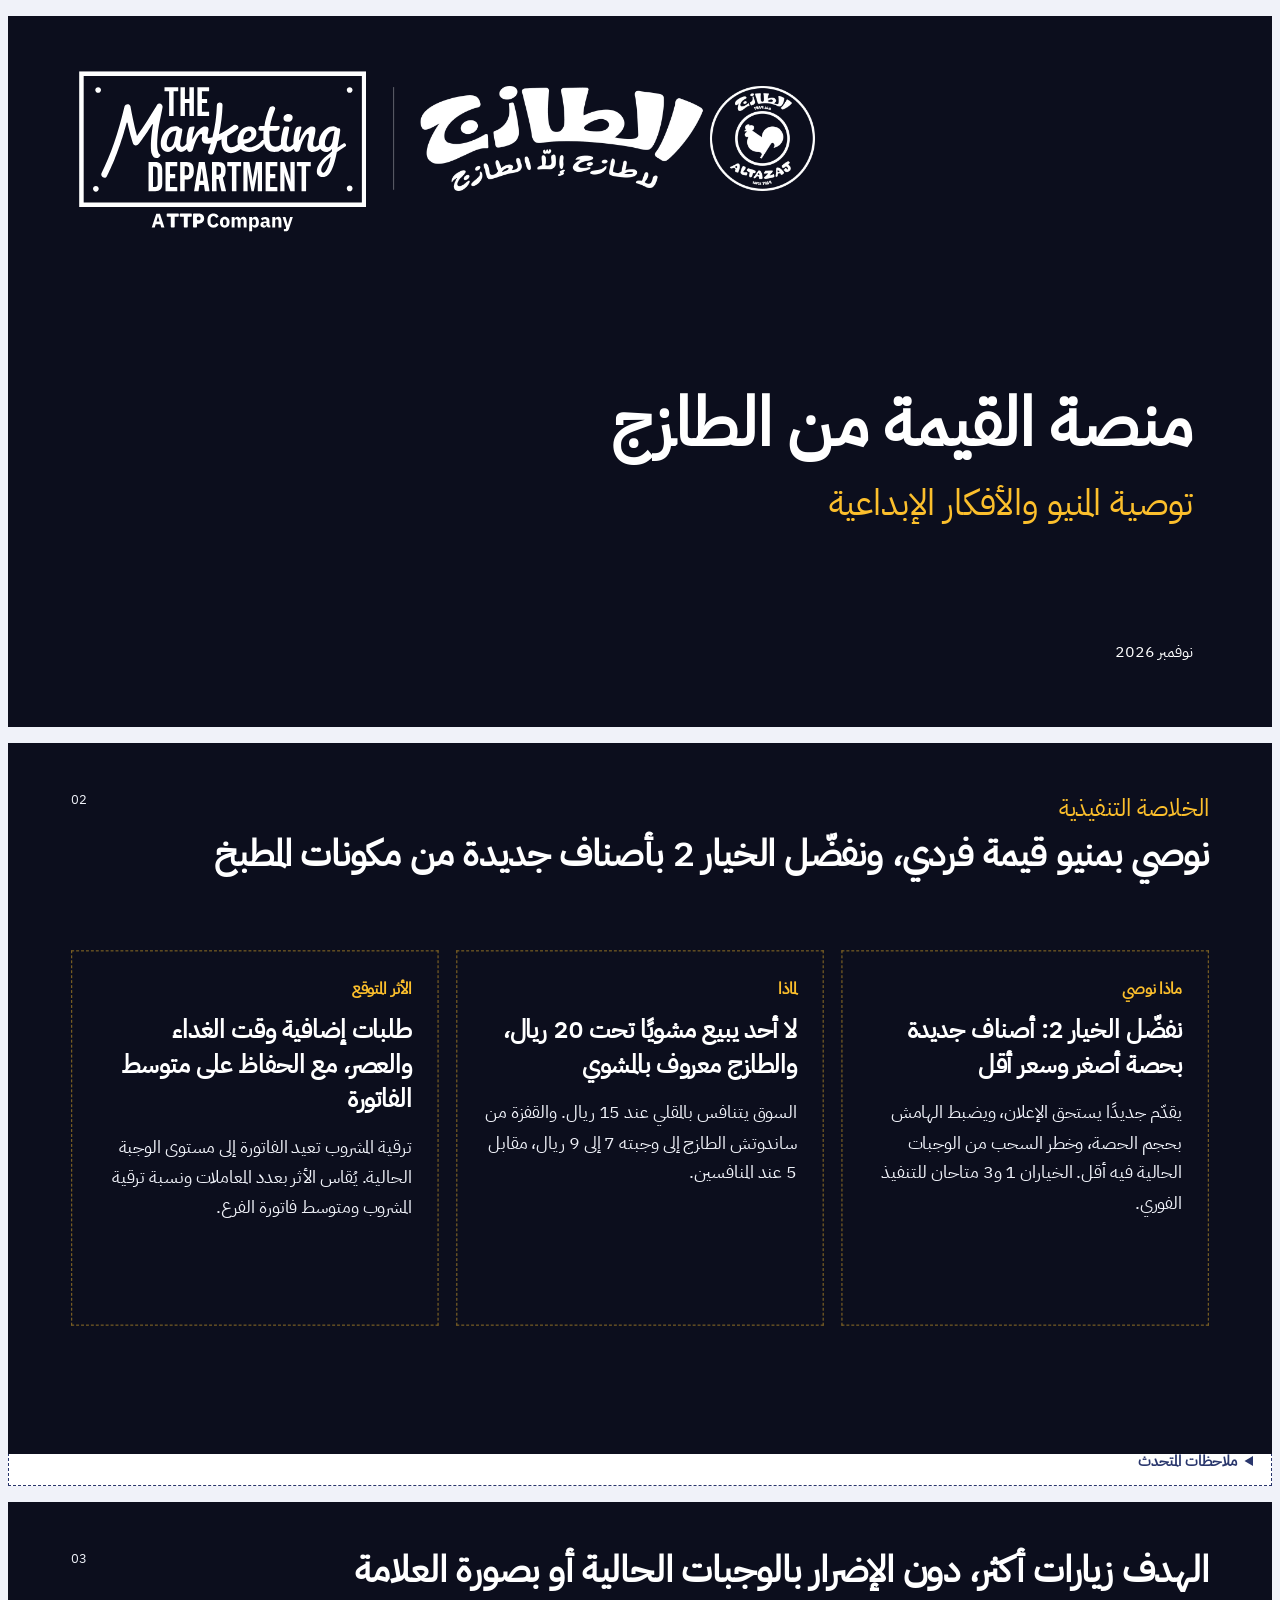
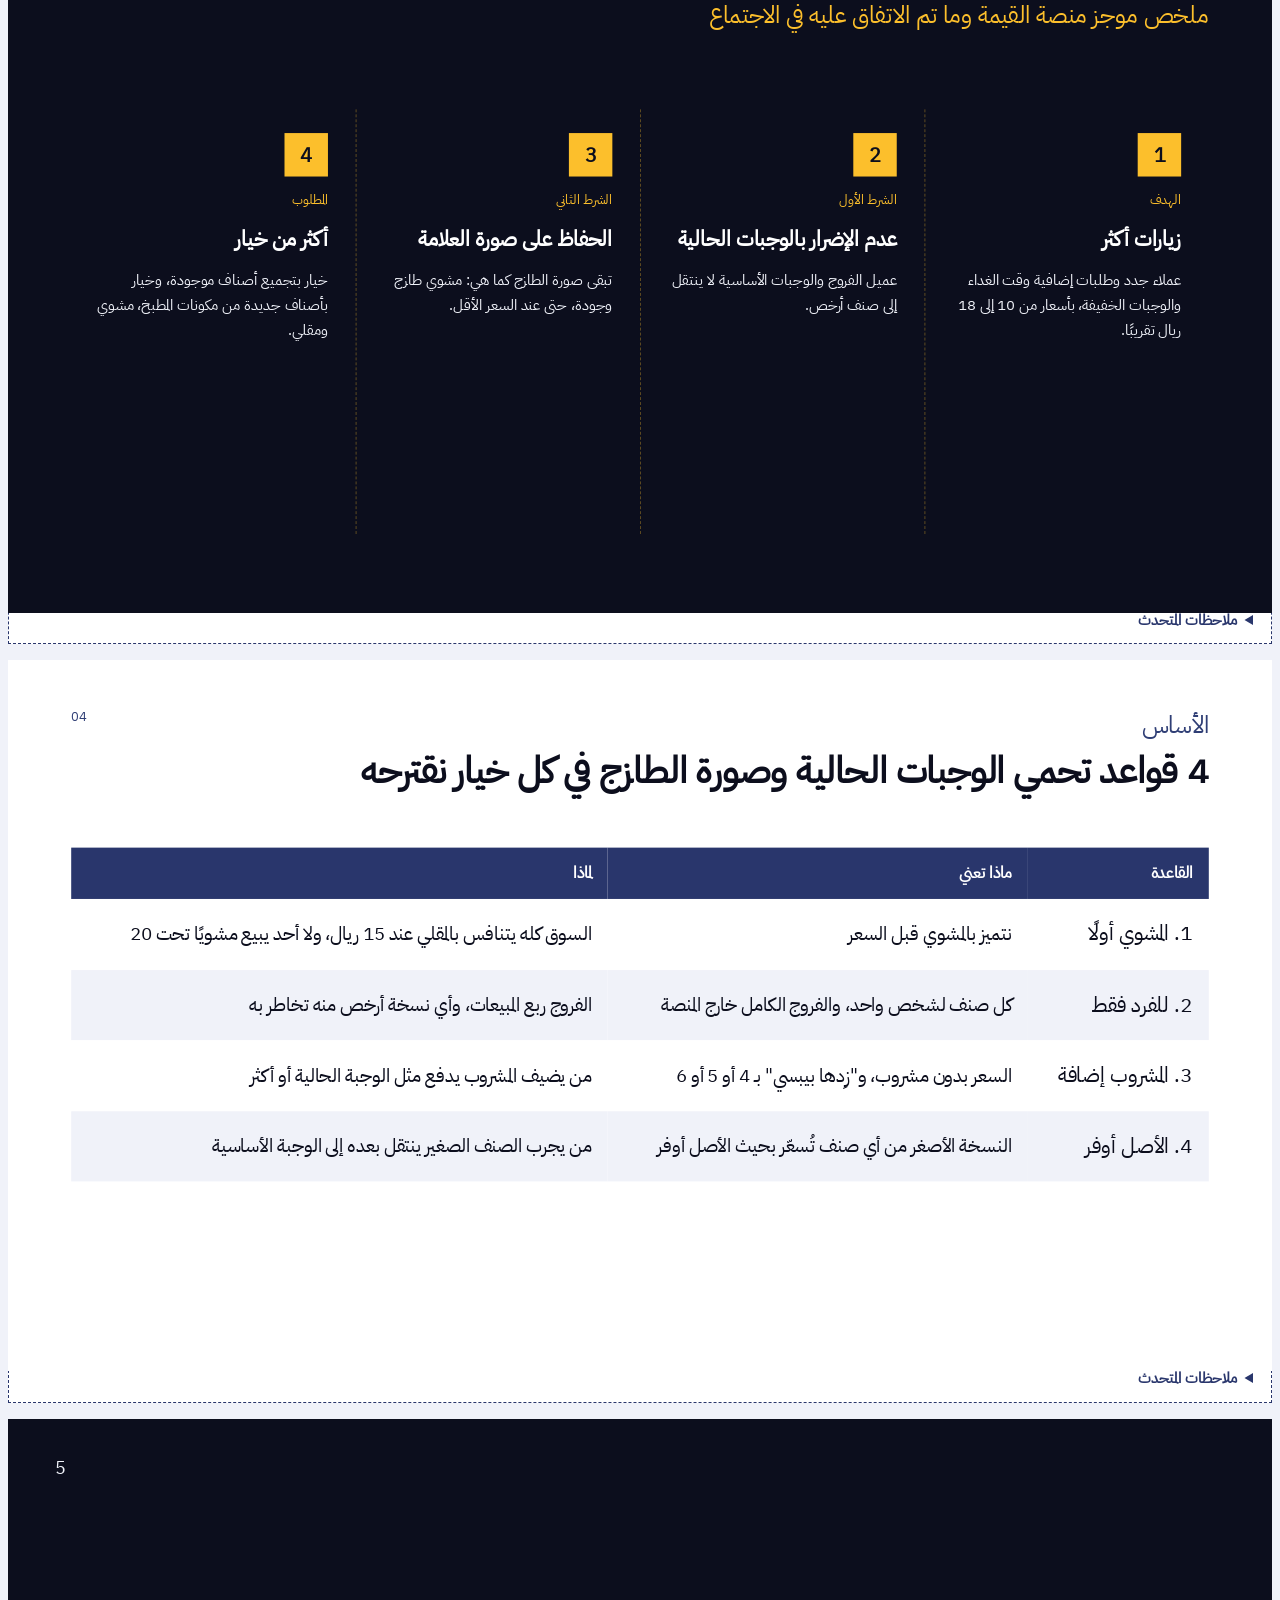
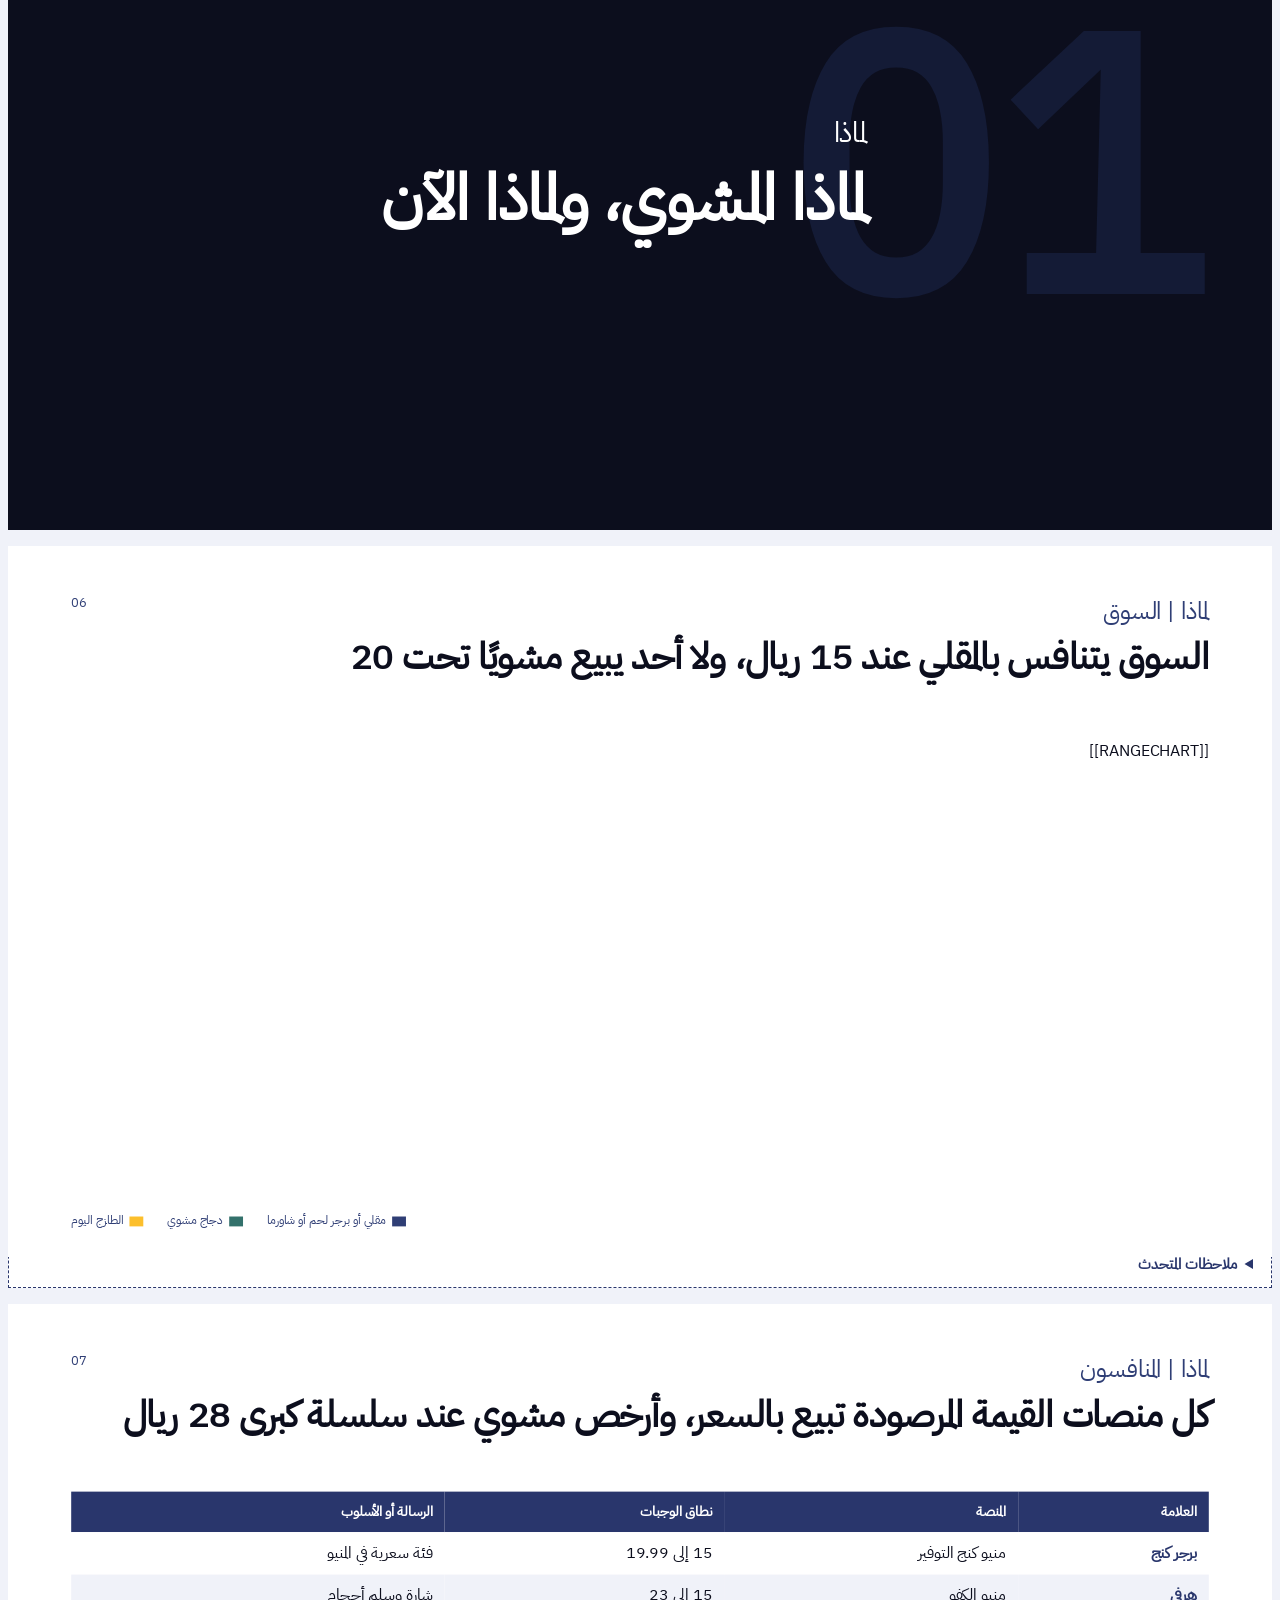
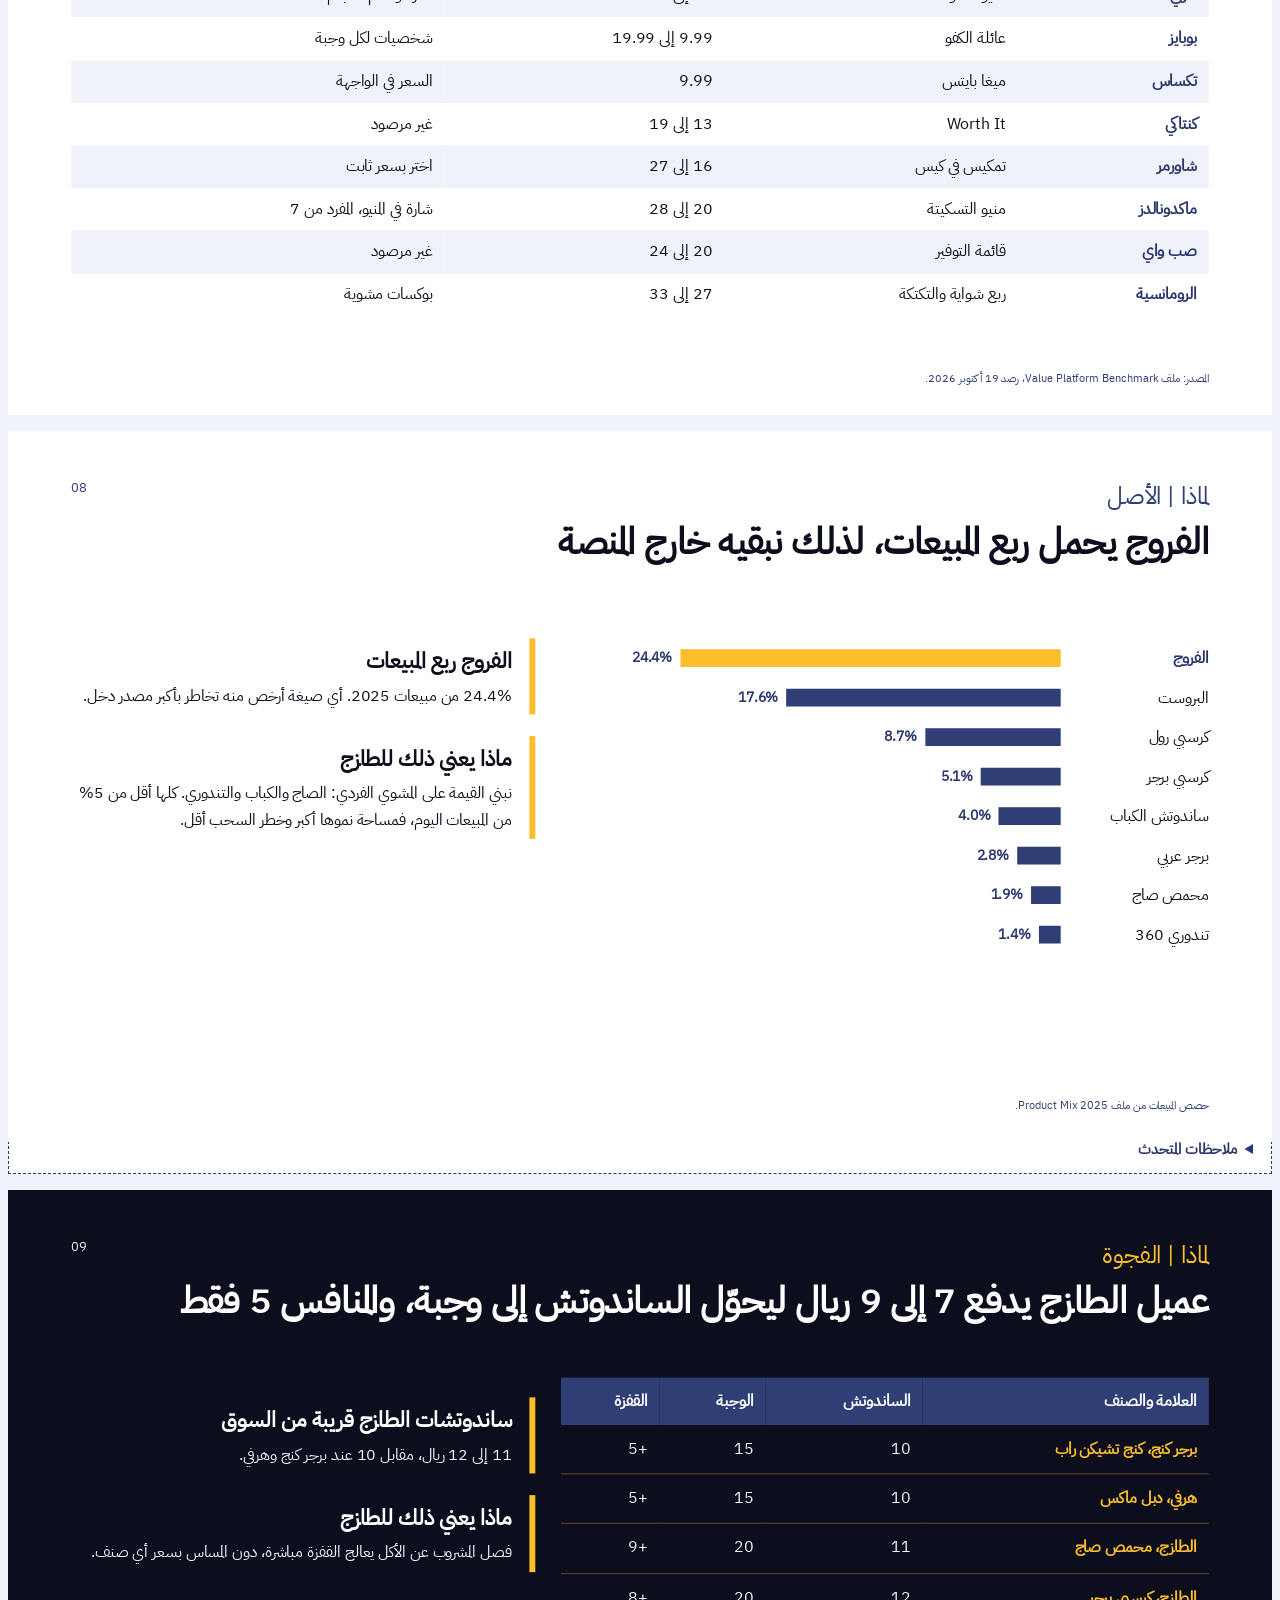
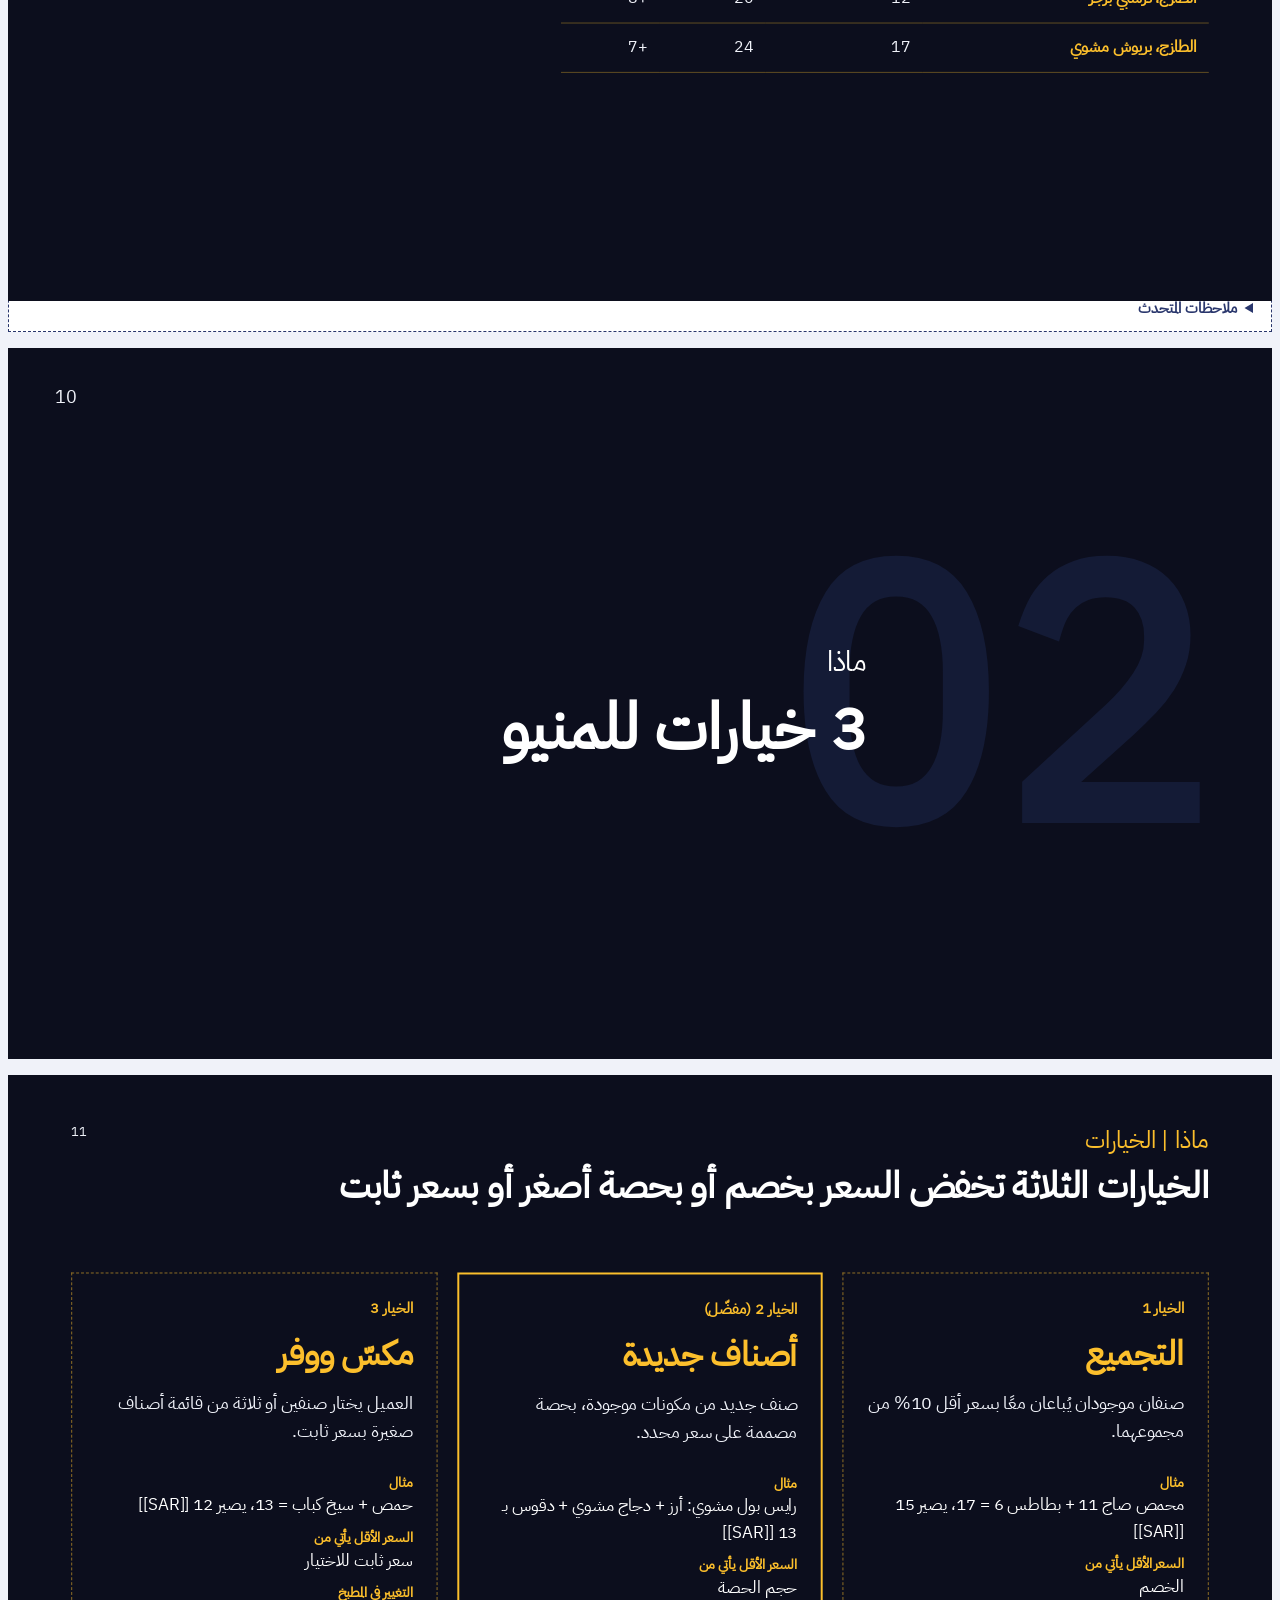
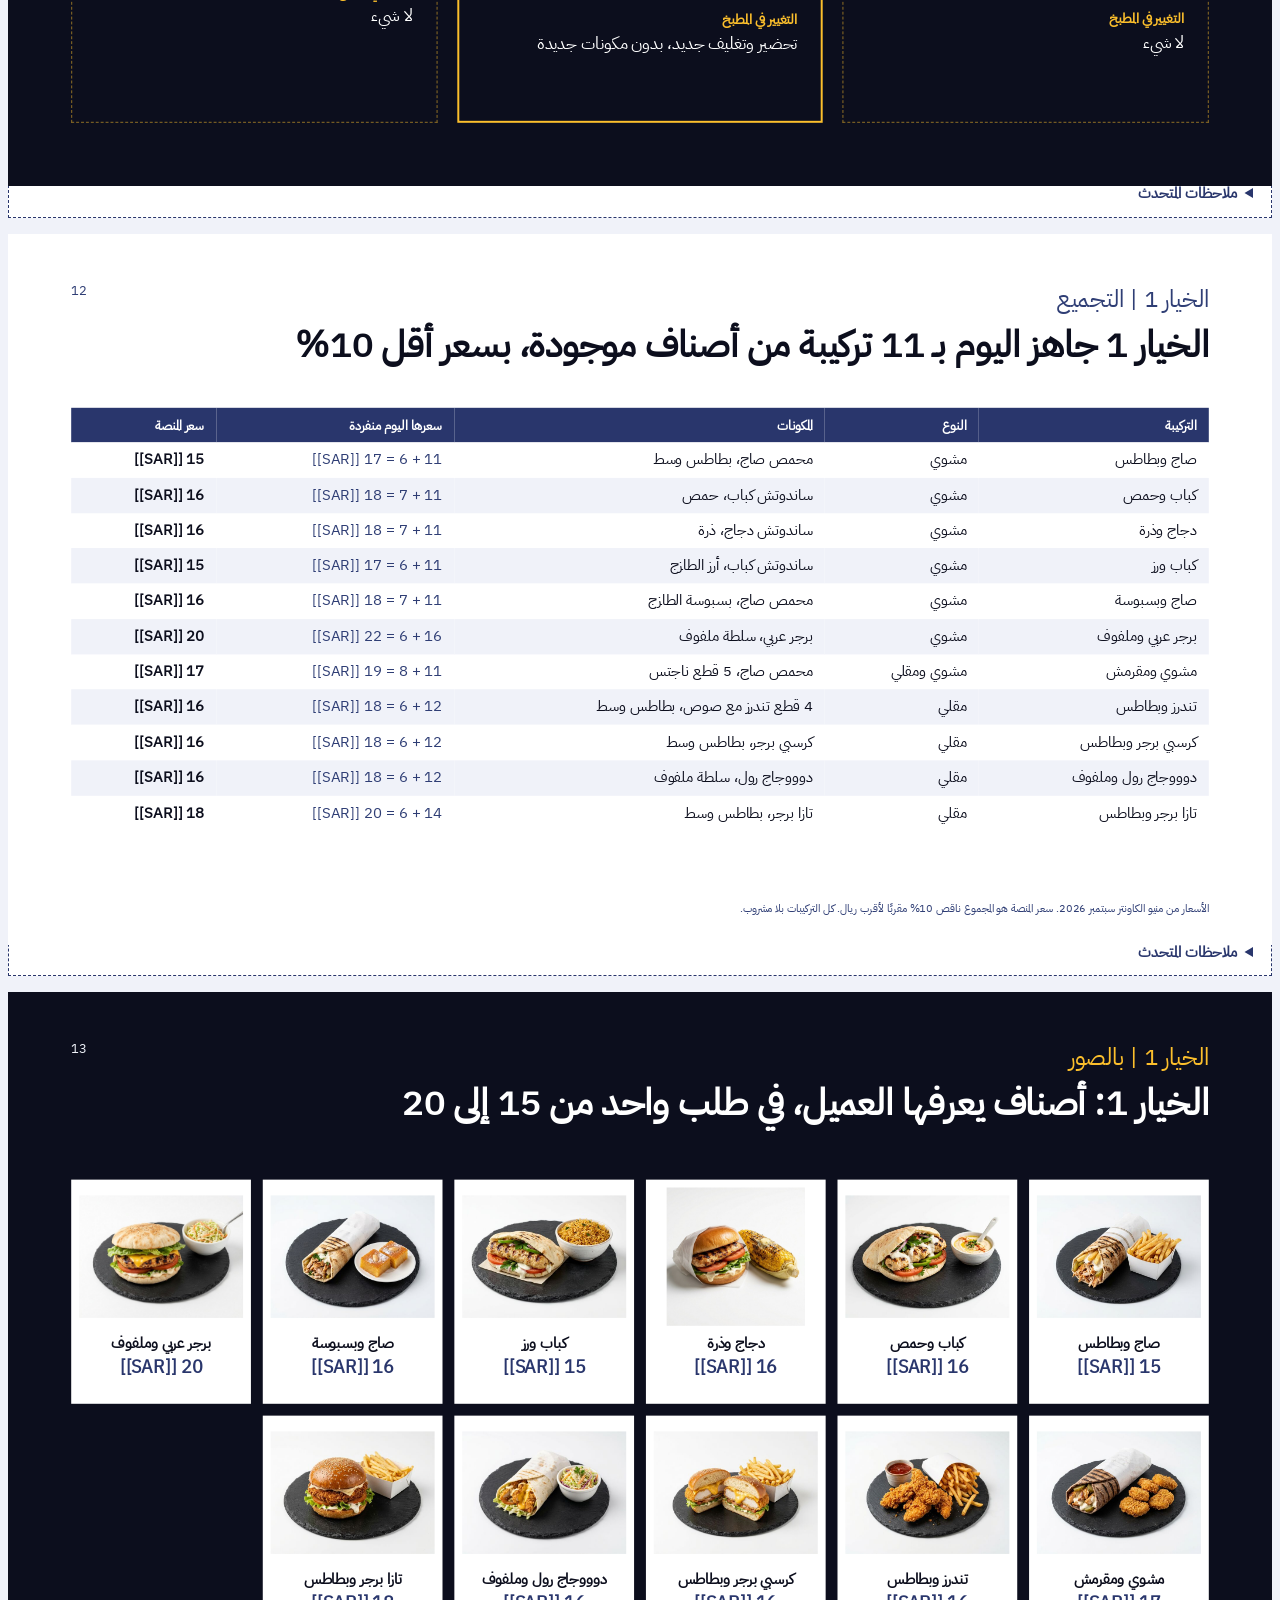
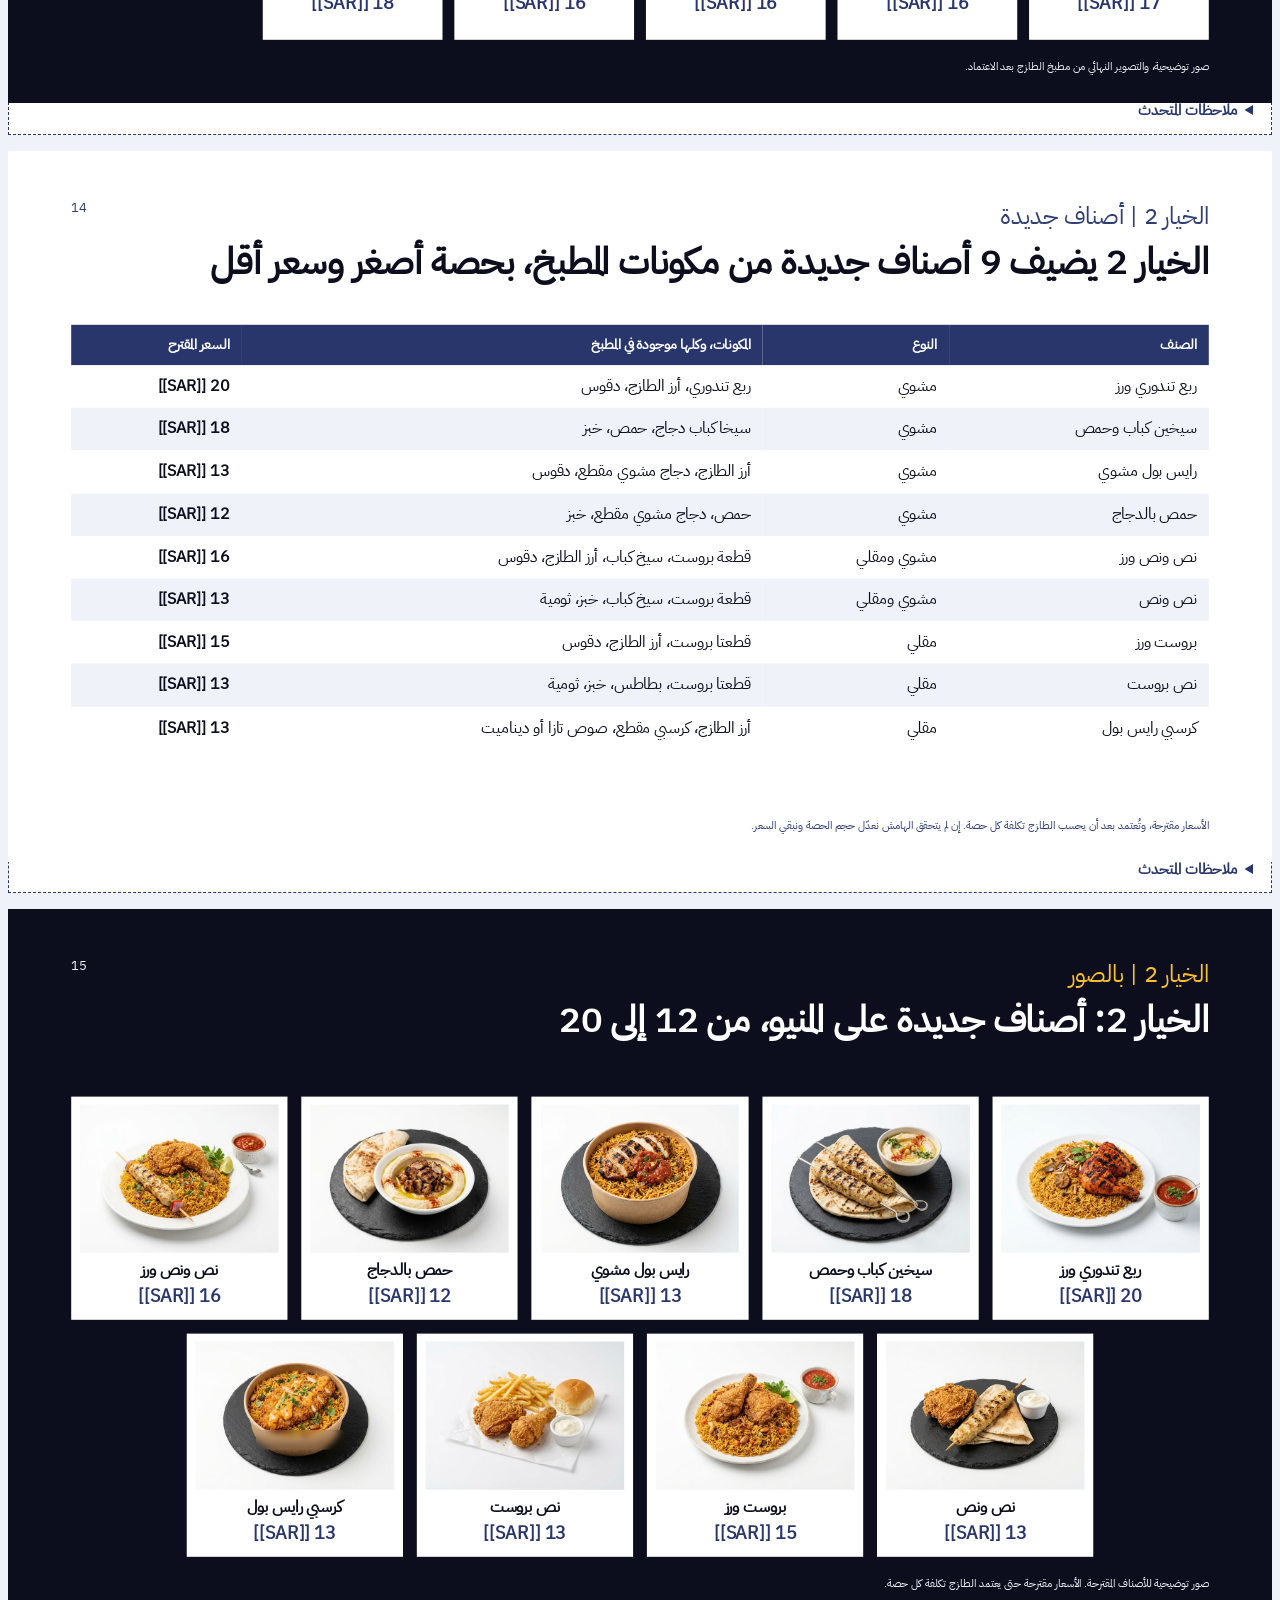
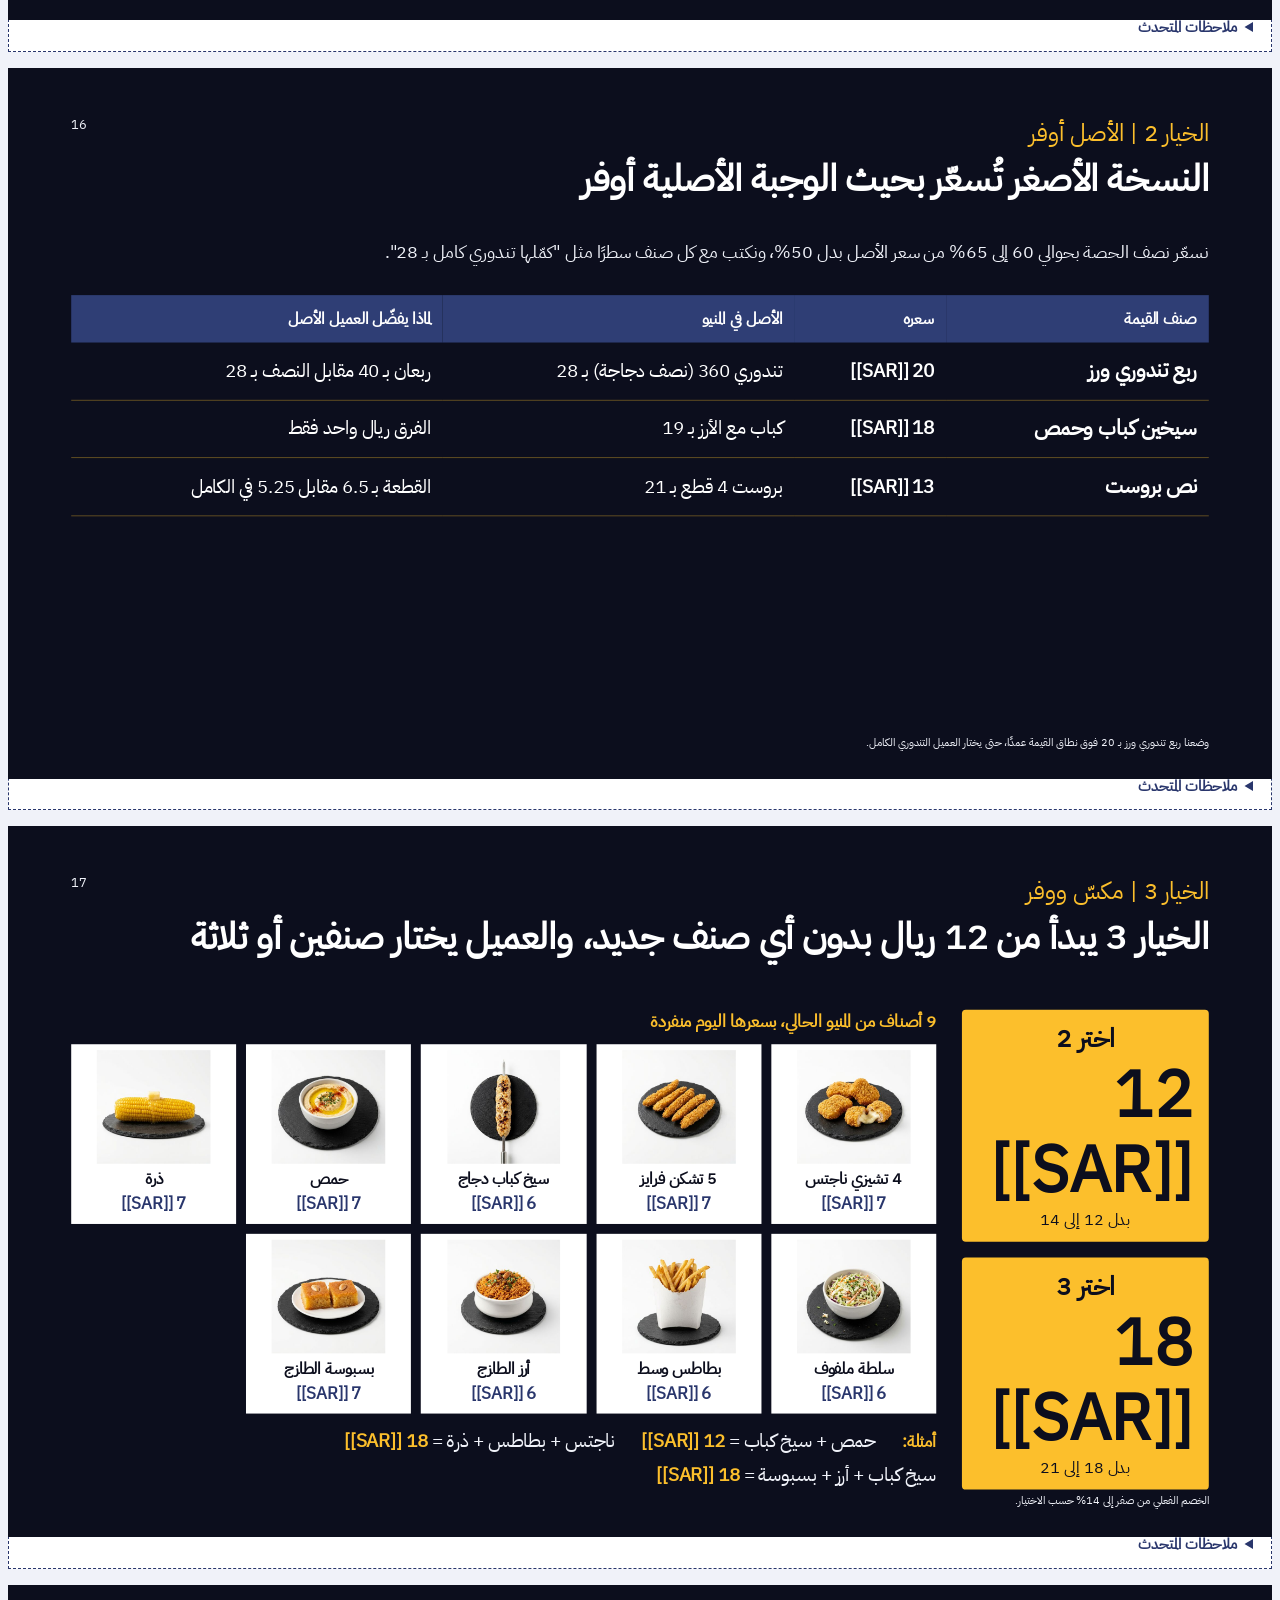
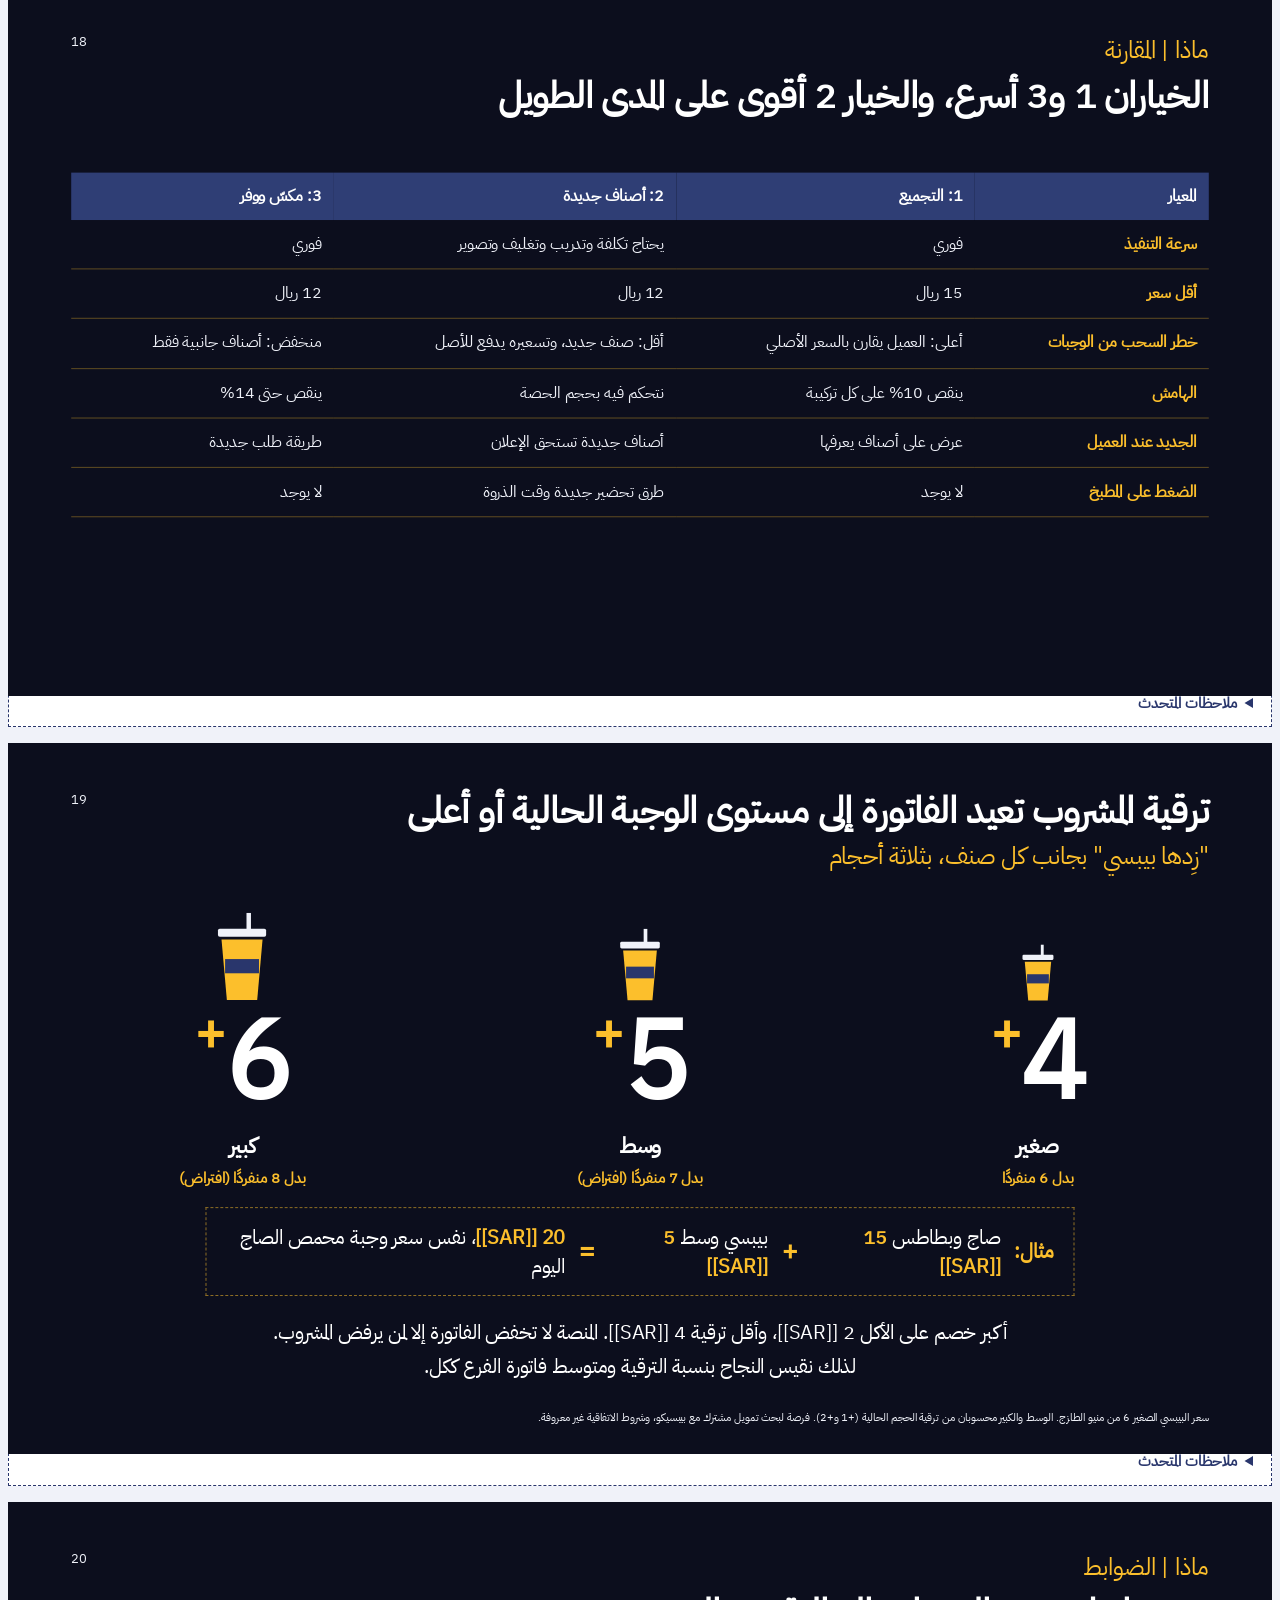
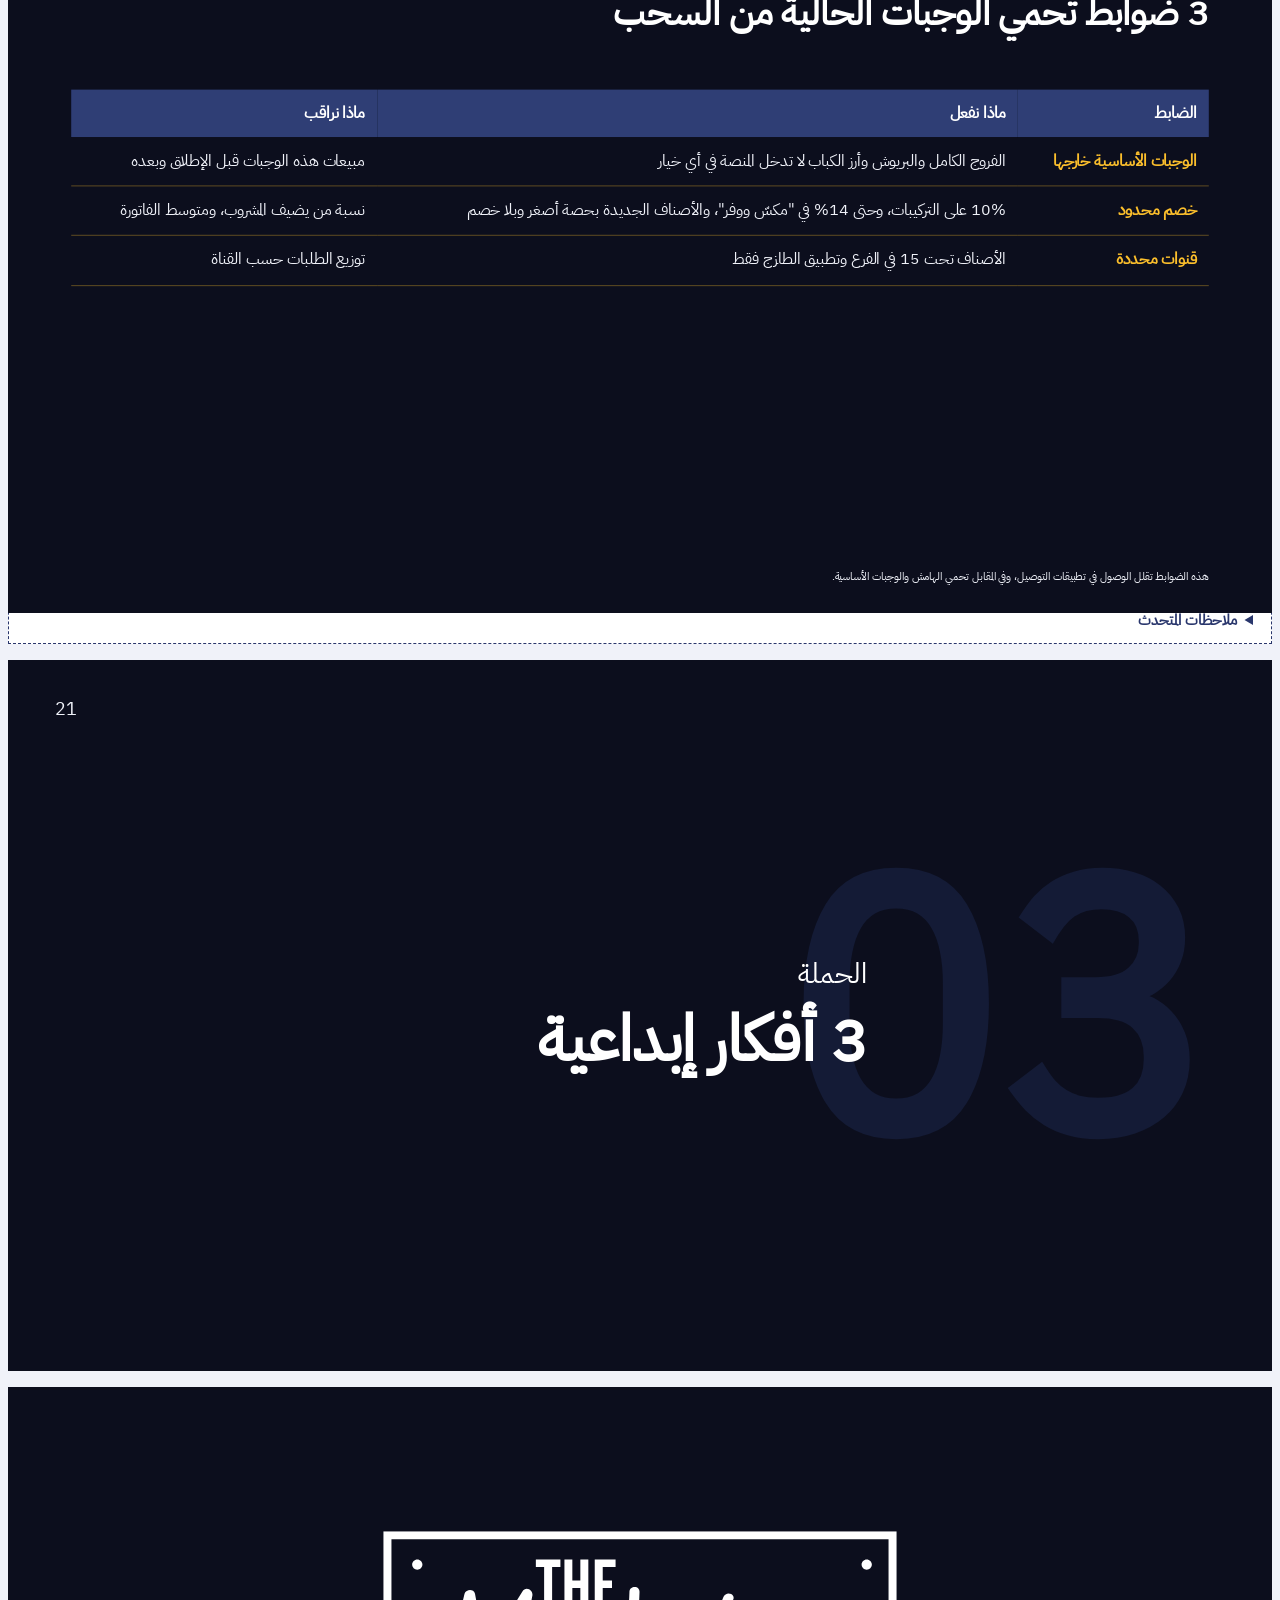
<file: altazaj-value-platform/src.html>
<!doctype html>
<html lang="ar" dir="rtl">
<head>
<meta charset="utf-8">
<meta name="viewport" content="width=device-width, initial-scale=1">
<meta name="robots" content="noindex, nofollow">
<title>منصة القيمة | الطازج</title>
<link rel="stylesheet" href="colors_and_type.css">
<style>
/* ===== TMD slide foundation (tmd-brand/slides.css) ===== */
html, body { margin: 0; padding: 0; }
body { font-family: var(--tmd-font); background: #f0f2f9; }
.deck { display: flex; flex-direction: column; align-items: center; gap: 32px; padding: 32px 0; }
.slide-wrap { width: 1280px; height: 720px; flex-shrink: 0; }
.slide { width: 33.867cm; height: 19.05cm; box-sizing: border-box; padding: 48px 64px; position: relative; overflow: hidden; }
.slide.dark { background: #0C0E1D; color: #fff; }
.slide.light { background: #ffffff; color: #0C0E1D; }
.page-num { position: absolute; top: 48px; right: 64px; font-size: 13px; font-weight: 500; }
.slide.dark .page-num { color: #f0f2f9; }
.slide.light .page-num { color: #2f3e75; }
.header { position: absolute; top: 48px; left: 64px; text-align: left; max-width: 700px; }
.header .crumb { font-size: 24px; font-weight: 500; margin-bottom: 8px; }
.slide.dark .header .crumb { color: #fcbf2c; }
.slide.light .header .crumb { color: #2f3e75; }
.header .title { font-size: 37px; font-weight: 700; line-height: 1.15; }
.header .subtitle { font-size: 24px; font-weight: 500; margin-top: 6px; }
.slide.dark .header .subtitle { color: #fcbf2c; }
.slide.light .header .subtitle { color: #29366C; }
.footnote { position: absolute; bottom: 28px; left: 64px; font-size: 11px; color: #2f3e75; }
.slide.dark .footnote { color: #f0f2f9; }
.slide.rtl .page-num { right: auto; left: 64px; }
.slide.rtl .header { left: auto; right: 64px; text-align: right; max-width: none; }
.slide.rtl .footnote { left: auto; right: 64px; }
.sar { width: 0.8em; height: 0.8em; fill: currentColor; display: inline-block; vertical-align: -0.05em; }

/* ===== T1 Cover ===== */
.cover { padding: 0; direction: rtl; }
.cover .logo { position: absolute; top: 56px; left: 72px; height: 170px; width: auto; display: block; }
.cover .text-block { position: absolute; right: 80px; bottom: 200px; max-width: 1100px; text-align: right; }
.cover .title { font-size: 68px; font-weight: 700; line-height: 1.05; color: #fff; margin: 0 0 18px 0; }
.cover .subtitle { font-size: 36px; color: #fcbf2c; font-weight: 500; margin: 0; }
.cover .versioning { position: absolute; right: 80px; bottom: 64px; font-size: 16px; color: #fff; line-height: 1.5; text-align: right; }
.cover .versioning span { display: block; }

/* ===== T2 Section divider ===== */
.sd { padding: 0; direction: rtl; }
.sd .page-num { position: absolute; top: 36px; left: 48px; right: auto; font-size: 18px; color: #f0f2f9; }
.sd .bignum { position: absolute; right: 64px; top: 50%; transform: translateY(-50%); font-size: 360px; font-weight: 700; line-height: 0.8; color: #141B36; z-index: 1; }
.sd .content { position: absolute; right: 410px; top: 50%; transform: translateY(-50%); z-index: 2; max-width: 740px; text-align: right; }
.sd .kicker { font-size: 28px; font-weight: 400; color: #fff; margin: 0 0 10px 0; }
.sd .name { font-size: 64px; font-weight: 700; line-height: 1.15; color: #fff; margin: 0; }

/* ===== T3 Agenda ===== */
.ag { padding: 0; direction: rtl; }
.ag .title-block { position: absolute; top: 56px; right: 80px; }
.ag .title-block .title { font-size: 37px; font-weight: 700; color: #fff; margin: 0; }
.ag .page-num { position: absolute; top: 36px; left: 48px; right: auto; font-size: 16px; color: #f0f2f9; }
.ag .items { position: absolute; top: 160px; right: 80px; left: 360px; display: flex; flex-direction: column; gap: 14px; }
.item { display: flex; align-items: stretch; gap: 14px; min-height: 50px; }
.item .box { width: 50px; min-height: 50px; background: #fcbf2c; color: #0C0E1D; display: flex; align-items: center; justify-content: center; font-weight: 700; font-size: 22px; flex-shrink: 0; box-sizing: border-box; }
.item .bar { flex: 1; min-height: 50px; border: 1px dashed rgba(252,191,44,0.55); display: flex; align-items: center; padding: 0 18px; color: #fcbf2c; font-size: 18px; font-weight: 700; box-sizing: border-box; }
.ag.crit .items { top: 200px; left: 80px; gap: 16px; }
.ag.crit .item { min-height: 72px; }
.ag.crit .item .box { min-height: 72px; width: 72px; }
.ag.crit .bar { flex-direction: column; align-items: flex-start; justify-content: center; gap: 2px; padding: 10px 20px; }
.ag.crit .bar b { font-size: 20px; color: #fcbf2c; }
.ag.crit .bar span { font-size: 16px; font-weight: 400; color: #f0f2f9; }

/* ===== T4 Content light ===== */
.ct .body { position: absolute; top: 230px; left: 64px; right: 64px; bottom: 80px; display: grid; grid-template-columns: 1fr 1fr 1fr; gap: 32px; direction: rtl; }
.ct .col { padding-top: 22px; border-top: 6px solid #29366C; text-align: right; }
.ct .col.accent { border-top-color: #fcbf2c; }
.ct .col h3 { font-size: 28px; font-weight: 700; margin: 0 0 14px; color: #0C0E1D; }
.ct .col p { font-size: 17px; line-height: 1.7; color: #0C0E1D; margin: 0; max-width: 340px; }
.ct .col .num { font-size: 13px; font-weight: 700; color: #2f3e75; margin-bottom: 12px; }

/* ===== T5 Content dark ===== */
.cd .body { position: absolute; top: 210px; left: 64px; right: 64px; bottom: 80px; display: grid; grid-template-columns: 1fr 1fr; gap: 56px; align-items: center; direction: rtl; }
.lede { font-size: 32px; line-height: 1.5; font-weight: 500; color: #fff; max-width: 540px; text-align: right; }
.lede em { font-style: normal; color: #fcbf2c; }
.points { display: flex; flex-direction: column; gap: 18px; }
.pt { padding: 16px 22px; border: 1px dashed rgba(252,191,44,0.55); text-align: right; }
.pt h4 { margin: 0 0 6px; font-size: 22px; font-weight: 700; color: #fff; }
.pt p { margin: 0; font-size: 16px; line-height: 1.6; color: #f0f2f9; }

/* ===== T6 Stats ===== */
.st .body { position: absolute; top: 200px; left: 64px; right: 64px; bottom: 260px; display: grid; grid-template-columns: repeat(3, 1fr); gap: 56px; align-items: end; direction: rtl; }
.sc { display: flex; flex-direction: column; align-items: center; text-align: center; }
.sc .unit { font-size: 15px; color: #fcbf2c; margin-top: 16px; line-height: 1.5; font-weight: 700; max-width: 100%; }
.sc .num { font-size: 112px; font-weight: 700; line-height: 0.9; color: #fff; direction: ltr; }
.sc .num small { font-size: 0.45em; font-weight: 600; margin-left: 2px; vertical-align: top; color: #fcbf2c; }
.sc .num .sar { width: 0.42em; height: 0.42em; color: #fcbf2c; vertical-align: top; margin-right: 8px; margin-top: 6px; }
.sc .name { font-size: 22px; font-weight: 700; color: #fff; margin-top: 18px; }
.sc .name + .unit { margin-top: 6px; }
.st .caption { position: absolute; left: 64px; right: 64px; bottom: 120px; font-size: 22px; line-height: 1.7; color: #fff; font-weight: 400; text-align: center; margin: 0; }
.st .caption span { display: block; }
.st .caption .sar { width: 0.8em; height: 0.8em; }

/* ===== T7 Comparison ===== */
.cmp .body { position: absolute; top: 210px; left: 64px; right: 64px; bottom: 80px; display: grid; grid-template-columns: 1fr 1fr; gap: 32px; direction: rtl; }
.cc { background: #0C0E1D; padding: 32px; display: flex; flex-direction: column; gap: 16px; color: #fff; text-align: right; }
.cc.us { background: #fff; border: 1.5px dashed #29366C; color: #0C0E1D; }
.cc .tag { font-size: 14px; font-weight: 700; color: #fcbf2c; }
.cc.us .tag { color: #29366C; }
.cc h3 { margin: 0; font-size: 38px; font-weight: 700; color: #fff; }
.cc.us h3 { color: #0C0E1D; }
.cc ul { list-style: none; padding: 0; margin: 8px 0 0; display: flex; flex-direction: column; gap: 10px; }
.cc li { font-size: 17px; color: #fff; padding-right: 18px; position: relative; line-height: 1.6; }
.cc.us li { color: #0C0E1D; }
.cc li:before { content: ""; position: absolute; right: 0; top: 13px; width: 10px; height: 2px; background: #f0f2f9; }
.cc.us li:before { background: #fcbf2c; }

/* ===== T8 Tables ===== */
.tb .body { position: absolute; top: 190px; left: 64px; right: 64px; bottom: 70px; direction: rtl; }
table.tmd { width: 100%; border-collapse: collapse; font-size: 16px; text-align: right; }
table.tmd th { background: #29366C; color: #fff; font-weight: 700; padding: 10px 12px; font-size: 14px; }
table.tmd td { padding: 8px 12px; line-height: 1.45; vertical-align: middle; }
.slide.light table.tmd tbody tr:nth-child(odd) td { background: #ffffff; }
.slide.light table.tmd tbody tr:nth-child(even) td { background: #f0f2f9; }
.slide.dark table.tmd th { background: #2f3e75; font-size: 16px; padding: 12px; }
.slide.dark table.tmd td { padding: 13px 12px; border-bottom: 1px solid rgba(252,191,44,0.35); color: #f0f2f9; }
.slide.dark table.tmd td.k { color: #fcbf2c; font-weight: 700; }
table.tmd td.tier { font-weight: 700; color: #29366C; }
table.tmd td.price { font-weight: 700; font-size: 18px; color: #0C0E1D; white-space: nowrap; }
table.tmd td.was { color: #2f3e75; white-space: nowrap; }
table.tmd .badge { display: inline-block; background: #fcbf2c; color: #0C0E1D; font-size: 12px; font-weight: 700; padding: 2px 8px; border-radius: 2px; margin-right: 6px; }
table.tmd .badge.new { background: #29366C; color: #fff; }
.slide.light table.tmd tbody tr.hero td { background: #fff9eb; }

/* Range chart (landscape) */
.rc { position: absolute; top: 196px; left: 64px; right: 64px; bottom: 64px; direction: rtl; }
.rc .row { display: grid; grid-template-columns: 210px 1fr; align-items: center; height: 36px; }
.rc .lbl { font-size: 14px; font-weight: 500; color: #0C0E1D; text-align: right; padding-left: 12px; }
.rc .lbl b { font-weight: 700; }
.rc .lbl.us { color: #29366C; font-weight: 700; }
.rc .track { position: relative; height: 36px; border-right: 1px solid #c5cce8; }
.rc .rbar { position: absolute; top: 11px; height: 14px; background: #2f3e75; }
.rc .rbar.grill { background: #33716b; }
.rc .rbar.us { background: #fcbf2c; }
.rc .rbar.mark { width: 6px !important; }
.rc .val { position: absolute; top: 9px; font-size: 12px; font-weight: 500; color: #2f3e75; white-space: nowrap; direction: ltr; }
.rc .axis { display: grid; grid-template-columns: 210px 1fr; margin-top: 6px; }
.rc .axis .ticks { position: relative; height: 20px; border-top: 1px solid #c5cce8; }
.rc .axis .ticks span { position: absolute; top: 4px; font-size: 12px; color: #2f3e75; transform: translateX(50%); }
.rc .zone { position: absolute; top: 0; height: 432px; background: #fff9eb; }
.rc .zone-lbl { position: absolute; top: -26px; font-size: 13px; font-weight: 700; color: #dd9c03; white-space: nowrap; }
.rc .anchor { position: absolute; top: 0; height: 432px; border-right: 1px dashed #92112d; }
.rc .anchor-lbl { position: absolute; top: -26px; font-size: 13px; font-weight: 700; color: #92112d; white-space: nowrap; }
.legend { position: absolute; bottom: 28px; left: 64px; display: flex; gap: 24px; font-size: 12px; color: #2f3e75; direction: rtl; }
.legend i { display: inline-block; width: 14px; height: 10px; margin-left: 6px; vertical-align: middle; }

/* ===== T9 Timeline ===== */
.tl .body { position: absolute; top: 220px; left: 64px; right: 64px; bottom: 80px; direction: rtl; }
.tl .axis { position: relative; display: flex; align-items: stretch; gap: 0; }
.tl .axis::before { content: ""; position: absolute; left: 0; right: 0; top: 56px; height: 1px; background: rgba(252,191,44,0.4); }
.tl .year-cell { flex: 1; position: relative; padding-top: 96px; display: flex; flex-direction: column; gap: 14px; border-left: 1px dashed rgba(252,191,44,0.25); padding-right: 22px; padding-left: 22px; }
.tl .year-cell:last-child { border-left: 0; }
.tl .year-cell .year { position: absolute; top: 0; right: 22px; font-size: 26px; font-weight: 700; color: #fff; }
.tl .year-cell .dot { position: absolute; top: 50px; right: 22px; width: 14px; height: 14px; background: #fcbf2c; border-radius: 50%; }
.tl .year-cell h4 { margin: 0; font-size: 18px; font-weight: 700; color: #fcbf2c; }
.tl .year-cell p { margin: 0; font-size: 14px; line-height: 1.6; color: #f0f2f9; max-width: 210px; }
.tl .year-cell .q { font-size: 15px; color: #fff; font-weight: 500; }

/* ===== T11 Phase chevrons ===== */
.pc-flow .body { position: absolute; top: 210px; left: 64px; right: 64px; bottom: 80px; display: flex; flex-direction: column; justify-content: center; direction: rtl; }
.phases { display: flex; align-items: stretch; gap: 0; height: 360px; }
.phase { flex: 1; clip-path: polygon(38px 0, 100% 0, calc(100% - 38px) 50%, 100% 100%, 38px 100%, 0 50%); padding: 36px 64px 36px 56px; background: #f0f2f9; color: #0C0E1D; display: flex; flex-direction: column; justify-content: center; gap: 10px; text-align: right; }
.phase:first-child { clip-path: polygon(38px 0, 100% 0, 100% 100%, 38px 100%, 0 50%); padding-right: 32px; }
.phase + .phase { margin-right: -28px; }
.phase.active { background: #fcbf2c; }
.phase .n { font-size: 14px; font-weight: 700; color: #29366C; direction: ltr; text-align: right; }
.phase.active .n { color: #0C0E1D; }
.phase h4 { font-size: 26px; font-weight: 700; margin: 0; color: #0C0E1D; }
.phase .duration { font-size: 13px; font-weight: 600; color: #29366C; }
.phase.active .duration { color: #0C0E1D; }
.phase p { font-size: 14px; line-height: 1.7; margin: 6px 0 0; color: #29366C; max-width: 230px; }
.phase.active p { color: #0C0E1D; }

/* ===== T12 Process steps ===== */
.ps .body { position: absolute; top: 210px; left: 64px; right: 64px; bottom: 80px; display: grid; grid-template-columns: repeat(4, 1fr); gap: 0; align-items: stretch; direction: rtl; }
.ps .step { padding: 24px 28px 24px 24px; position: relative; display: flex; flex-direction: column; gap: 14px; border-left: 1px dashed rgba(252,191,44,0.35); text-align: right; }
.ps .step:last-child { border-left: 0; }
.ps .step .badge { width: 44px; height: 44px; background: #fcbf2c; color: #0C0E1D; display: flex; align-items: center; justify-content: center; font-weight: 700; font-size: 20px; }
.ps .step h4 { margin: 0; font-size: 21px; font-weight: 700; color: #fff; }
.ps .step p { margin: 0; font-size: 15px; line-height: 1.65; color: #f0f2f9; max-width: 240px; }
.ps .step .tag { font-size: 13px; font-weight: 500; color: #fcbf2c; }

/* ===== T13 Pros vs cons ===== */
.pcn .body { position: absolute; top: 200px; left: 64px; right: 64px; bottom: 70px; display: grid; grid-template-columns: 1fr 1fr; gap: 28px; direction: rtl; }
.pcn .col { display: flex; flex-direction: column; gap: 12px; padding: 24px 28px; background: #fff; text-align: right; }
.pcn .col h4 { margin: 0; font-size: 22px; font-weight: 700; color: #0C0E1D; padding-bottom: 12px; }
.pcn .col.pros h4 { border-bottom: 6px solid #33716b; }
.pcn .col.cons h4 { border-bottom: 6px solid #92112d; }
.pcn .col ul { list-style: none; padding: 0; margin: 6px 0 0; display: flex; flex-direction: column; gap: 12px; }
.pcn .col li { font-size: 16px; line-height: 1.65; color: #0C0E1D; display: grid; grid-template-columns: 22px 1fr; gap: 12px; align-items: start; }
.pcn .col li svg { width: 22px; height: 22px; margin-top: 3px; }

/* ===== T-Closing ===== */
.end { padding: 0; display: flex; flex-direction: column; align-items: center; justify-content: center; gap: 60px; direction: rtl; }
.end .logo { width: 520px; height: auto; display: block; }
.end .thanks { font-size: 64px; font-weight: 700; color: #fff; margin: 0; line-height: 1; }

/* ===== Viewer + print ===== */
@media screen and (max-width: 1340px) {
  .deck { gap: 16px; padding: 16px 0; }
}
@page { size: 1280px 720px; margin: 0; }
@media print {
  body { background: #fff; }
  .deck { display: block; padding: 0; gap: 0; }
  .slide-wrap { width: 1280px; height: 720px; transform: none !important; margin: 0 !important; break-after: page; page-break-after: always; }
  .slide-wrap:last-child { break-after: auto; page-break-after: auto; }
}
/* ===== v3 additions (TMD palette only) ===== */
details.notes { width: 1280px; box-sizing: border-box; background: #fff; border: 1px dashed #29366C; padding: 10px 18px; font-size: 15px; line-height: 1.7; color: #0C0E1D; direction: rtl; text-align: right; margin-top: -16px; }
details.notes summary { cursor: pointer; font-weight: 700; color: #29366C; }
details.notes p { margin: 6px 0 0; }
.deck > .unit-wrap { display: flex; flex-direction: column; align-items: center; gap: 0; }
@media print { details.notes { display: none !important; } }

/* executive summary 2x2 */
.quad { position: absolute; top: 200px; left: 64px; right: 64px; bottom: 70px; display: grid; grid-template-columns: 1fr 1fr; grid-template-rows: 1fr 1fr; gap: 18px; direction: rtl; }
.quad .q { border: 1px dashed rgba(252,191,44,0.55); padding: 18px 22px; text-align: right; }
.quad .q .k { font-size: 14px; font-weight: 700; color: #fcbf2c; margin-bottom: 6px; }
.quad .q h4 { margin: 0 0 10px; font-size: 25px; font-weight: 700; color: #fff; line-height: 1.4; }
.quad .q p { margin: 0; font-size: 17px; line-height: 1.6; color: #f0f2f9; }
.quad .q.ask { background: #fcbf2c; border-color: #fcbf2c; }
.quad .q.ask .k, .quad .q.ask h4, .quad .q.ask p { color: #0C0E1D; }

/* source tags */
.src { display: inline-block; font-size: 11px; font-weight: 700; padding: 1px 6px; border-radius: 2px; margin-right: 4px; vertical-align: middle; }
.slide.dark .src { background: #2f3e75; color: #f0f2f9; }
.slide.light .src { background: #f0f2f9; color: #29366C; }
.src.as { background: #fff9eb !important; color: #dd9c03 !important; }
.src.gap { background: #fdedf0 !important; color: #92112d !important; }

/* horizontal bars (sales mix) */
.hb { position: absolute; top: 210px; right: 64px; width: 620px; direction: rtl; }
.hb .row { display: grid; grid-template-columns: 150px 1fr; align-items: center; height: 40px; }
.hb .lbl { font-size: 16px; color: #0C0E1D; text-align: right; padding-left: 12px; }
.hb .lbl.us { font-weight: 700; color: #29366C; }
.hb .track { position: relative; height: 40px; }
.hb .b { position: absolute; right: 0; top: 11px; height: 18px; background: #2f3e75; }
.hb .b.us { background: #fcbf2c; }
.hb .v { position: absolute; top: 9px; font-size: 14px; font-weight: 700; color: #29366C; }
.side { position: absolute; top: 210px; left: 64px; width: 470px; direction: rtl; text-align: right; }
.side .so { border-right: 6px solid #fcbf2c; padding: 6px 18px 6px 0; margin-bottom: 22px; }
.side .so h4 { margin: 0 0 6px; font-size: 22px; font-weight: 700; color: #0C0E1D; }
.side .so p { margin: 0; font-size: 16px; line-height: 1.65; color: #0C0E1D; }
.slide.dark .side .so h4 { color: #fff; }
.slide.dark .side .so p { color: #f0f2f9; }

/* ticket columns */
.tk { position: absolute; top: 230px; right: 64px; width: 640px; height: 360px; direction: rtl; display: grid; grid-template-columns: repeat(4, 1fr); gap: 26px; align-items: end; border-bottom: 1px solid #f0f2f9; }
.tk .c { display: flex; flex-direction: column; align-items: center; justify-content: flex-end; height: 100%; }
.tk .bar { width: 100%; background: #2f3e75; }
.tk .bar.hi { background: #fcbf2c; }
.tk .val { font-size: 34px; font-weight: 700; color: #fff; margin-bottom: 8px; }
.tk .lb { position: absolute; bottom: -44px; font-size: 14px; color: #f0f2f9; text-align: center; width: 140px; line-height: 1.4; }
.tk .c { position: relative; }
.tk .line { position: absolute; left: -10px; right: -10px; border-top: 2px dashed #92112d; }
.tk .line span { position: absolute; right: 0; top: -26px; font-size: 13px; font-weight: 700; color: #fdedf0; background: #92112d; padding: 1px 8px; border-radius: 2px; }

/* reveal */
.reveal { position: absolute; inset: 0; display: flex; flex-direction: column; align-items: center; justify-content: center; text-align: center; direction: rtl; gap: 26px; }
.reveal .big { font-size: 120px; font-weight: 700; color: #fff; line-height: 1; }
.reveal .line2 { font-size: 34px; font-weight: 500; color: #fcbf2c; }
.reveal .small { font-size: 18px; color: #f0f2f9; max-width: 760px; line-height: 1.7; }

/* options (3 cards) */
.opts { position: absolute; top: 210px; left: 64px; right: 64px; bottom: 80px; display: grid; grid-template-columns: repeat(3, 1fr); gap: 24px; direction: rtl; }
.opt { border: 1px dashed rgba(252,191,44,0.55); padding: 22px; text-align: right; display: flex; flex-direction: column; gap: 10px; }
.opt.rec { border: 2px solid #fcbf2c; }
.opt .tag { font-size: 13px; font-weight: 700; color: #fcbf2c; }
.opt h4 { margin: 0; font-size: 22px; font-weight: 700; color: #fff; }
.opt p { margin: 0; font-size: 15px; line-height: 1.6; color: #f0f2f9; }
.opt dl { margin: 6px 0 0; font-size: 14px; line-height: 1.6; color: #f0f2f9; }
.opt dt { font-weight: 700; color: #fcbf2c; }
.opt dd { margin: 0 0 6px; }
.slide.light .opt { border-color: #29366C; }
.slide.light .opt.rec { border: 2px solid #fcbf2c; background: #fff9eb; }
.slide.light .opt h4, .slide.light .opt p, .slide.light .opt dl { color: #0C0E1D; }
.slide.light .opt .tag, .slide.light .opt dt { color: #29366C; }

/* compact table variants */
table.tmd.sm td { padding: 7px 10px; font-size: 14px; }
table.tmd.sm th { font-size: 13px; padding: 8px 10px; }
.slide.dark table.tmd.sm td { padding: 9px 10px; font-size: 15px; }
td .pill { display: inline-block; font-size: 12px; font-weight: 700; padding: 2px 8px; border-radius: 2px; }
.pill.h { background: #92112d; color: #fff; }
.pill.m { background: #dd9c03; color: #0C0E1D; }
.pill.u { background: #2f3e75; color: #fff; }
.lede-top { position: absolute; top: 172px; right: 64px; left: 64px; font-size: 18px; color: #f0f2f9; text-align: right; direction: rtl; }
.slide.light .lede-top { color: #29366C; }

/* menu photo grid */
.mgrid { position: absolute; top: 190px; left: 64px; right: 64px; bottom: 64px; display: grid; grid-template-columns: repeat(5, 1fr); grid-template-rows: 1fr 1fr; gap: 14px; direction: rtl; }
.mcard { background: #fff; position: relative; display: flex; flex-direction: column; align-items: center; padding: 8px 8px 10px; }
.mcard img { width: 100%; height: 150px; object-fit: contain; display: block; }
.mcard .mname { font-size: 16px; font-weight: 700; color: #0C0E1D; margin-top: 6px; text-align: center; }
.mcard .mprice { font-size: 18px; font-weight: 700; color: #29366C; }
.mbadge { position: absolute; top: 8px; right: 8px; background: #fcbf2c; color: #0C0E1D; font-size: 11px; font-weight: 700; padding: 2px 6px; border-radius: 2px; }
/* storyboard grid */
.sgrid { position: absolute; top: 180px; left: 64px; right: 64px; bottom: 56px; display: grid; grid-template-columns: repeat(3, 1fr); grid-template-rows: 1fr 1fr; gap: 14px 18px; direction: rtl; }
.sgrid figure { margin: 0; display: flex; flex-direction: column; gap: 6px; min-height: 0; }
.sgrid img { width: 100%; flex: 1; min-height: 0; object-fit: contain; object-position: right center; display: block; }
.sgrid figcaption { font-size: 13px; line-height: 1.45; color: #f0f2f9; text-align: right; }
.sgrid figcaption b { display: inline-block; background: #fcbf2c; color: #0C0E1D; padding: 0 6px; margin-left: 6px; border-radius: 2px; }

/* KV grid */
.kvgrid { position: absolute; top: 180px; left: 64px; right: 64px; bottom: 56px; display: grid; grid-template-columns: 1.55fr 1fr; grid-template-rows: 1fr 1fr; gap: 12px 18px; direction: rtl; }
.kvgrid figure { margin: 0; display: flex; flex-direction: column; gap: 4px; min-height: 0; }
.kvgrid figure.big { grid-row: 1 / span 2; }
.kvgrid img { width: 100%; flex: 1; min-height: 0; object-fit: contain; object-position: right top; display: block; }
.kvgrid figcaption { font-size: 13px; color: #f0f2f9; text-align: right; }

/* 4 name options */
.opts.four { grid-template-columns: repeat(4, 1fr); gap: 18px; top: 200px; }
.opts.four .opt h4.nm { font-size: 38px; color: #fcbf2c; line-height: 1.3; }
.opts.four .opt.rec { background: #fcbf2c; }
.opts.four .opt.rec .tag, .opts.four .opt.rec h4.nm, .opts.four .opt.rec p, .opts.four .opt.rec dl, .opts.four .opt.rec dt { color: #0C0E1D; }
.opts.four .opt p.ex { font-size: 16px; font-weight: 700; color: #fff; border-bottom: 1px dashed rgba(252,191,44,0.55); padding-bottom: 10px; }
.opts.four .opt.rec p.ex { border-color: #0C0E1D; }
.opts.four .opt dd { font-size: 15px; }
.opts.four { bottom: 110px; }
.opts.four .opt { padding: 26px 22px; gap: 14px; }
.opts.four .opt .tag { font-size: 15px; }
.opts.four .opt h4.nm { font-size: 46px; }
.opts.four .opt p.ex { font-size: 18px; padding-bottom: 14px; }
.opts.four .opt dl { font-size: 17px; line-height: 1.65; }
.opts.four .opt dt { font-size: 15px; margin-top: 6px; }
.opts.four .opt dd { font-size: 17px; }
.opts.four { bottom: 90px; }
.opts.four .opt { padding: 22px 20px; gap: 10px; }
.opts.four .opt h4.nm { font-size: 42px; }
.opts.four .opt dl, .opts.four .opt dd { font-size: 16px; line-height: 1.6; }
.opts.four .opt.rec p.ex { color: #0C0E1D; }

/* v13 */
.mgrid.six { grid-template-columns: repeat(6, 1fr); }
.mgrid.six .mcard:nth-child(n+7) { grid-column: span 2; }
.mgrid.six .mcard img { height: 140px; }
.slide.st .sc .cupbox { height: 92px; display: flex; align-items: flex-end; justify-content: center; margin-bottom: 10px; }
.meal-ex { position: absolute; left: 64px; right: 64px; top: 478px; direction: rtl; display: flex; align-items: center; justify-content: center; gap: 14px; font-size: 20px; color: #fff; }
.meal-ex .k { color: #fcbf2c; font-weight: 700; }
.meal-ex b { color: #fcbf2c; }
.meal-ex .op { color: #fcbf2c; font-weight: 700; font-size: 26px; }
.nmgrid { position: absolute; top: 230px; left: 64px; right: 64px; bottom: 150px; display: grid; grid-template-columns: repeat(4, 1fr); gap: 20px; direction: rtl; }
.nmcard { border: 1px dashed rgba(252,191,44,0.55); display: flex; flex-direction: column; align-items: center; justify-content: center; gap: 14px; }
.nmcard .n { font-size: 16px; font-weight: 700; color: #fcbf2c; }
.nmcard .nm { font-size: 56px; font-weight: 700; color: #fff; }
.slide.st .body { top: 170px; bottom: 300px; }
.meal-ex { top: 452px; left: 200px; right: 200px; padding: 14px 20px; border: 1px dashed rgba(252,191,44,0.55); }
.slide.st .caption { bottom: 84px; font-size: 20px; }
.meal-ex { top: 470px; }
.slide.st .caption { bottom: 72px; }
.quad.three .q { padding: 26px 26px; }
.quad.three .q .k { font-size: 16px; margin-bottom: 12px; }
.quad.three .q h4 { font-size: 30px; margin-bottom: 16px; }
.quad.three .q p { font-size: 20px; line-height: 1.7; }

/* v14 */
.opts.two { grid-template-columns: 1fr 1fr; gap: 28px; top: 200px; bottom: 70px; }
.opts.two .opt { padding: 28px 30px; gap: 12px; }
.opts.two .opt .tag { font-size: 16px; }
.opts.two .opt h4 { font-size: 38px; color: #fcbf2c; }
.opts.two .opt p { font-size: 20px; line-height: 1.6; }
.opts.two .opt dl { font-size: 18px; line-height: 1.6; margin-top: 10px; }
.opts.two .opt dt { font-size: 15px; margin-top: 8px; }
.opts.two .opt dd { font-size: 19px; color: #fff; }
.mgrid.g3 { grid-template-columns: repeat(3, 1fr); }
.mgrid.g4 { grid-template-columns: repeat(4, 1fr); }
.mgrid.g3 .mcard img, .mgrid.g4 .mcard img { height: 150px; }
.slide.light table.tmd.sm td { padding: 10px 12px; font-size: 16px; }
.slide.light table.tmd.sm th { font-size: 14px; padding: 10px 12px; }

/* v15 */
.opts.big3 { top: 200px; bottom: 64px; gap: 20px; }
.opts.big3 .opt { padding: 24px 24px; gap: 10px; }
.opts.big3 .opt .tag { font-size: 15px; }
.opts.big3 .opt h4 { font-size: 34px; color: #fcbf2c; }
.opts.big3 .opt p { font-size: 18px; line-height: 1.6; }
.opts.big3 .opt dl { font-size: 17px; line-height: 1.55; margin-top: 8px; }
.opts.big3 .opt dt { font-size: 14px; margin-top: 8px; }
.opts.big3 .opt dd { font-size: 17px; color: #fff; }
.slide.light table.tmd.sm.tight td { padding: 7px 12px; font-size: 15px; }
.slide.light table.tmd.sm.tight th { padding: 8px 12px; font-size: 13px; }
.mgrid.g6 { grid-template-columns: repeat(6, 1fr); gap: 12px; }
.mgrid.g6 .mcard img { height: 140px; }
.mgrid.g6 .mcard .mname { font-size: 15px; }
.pick { position: absolute; top: 196px; right: 64px; left: 64px; bottom: 64px; display: grid; grid-template-columns: 300px 1fr 330px; gap: 28px; direction: rtl; }
.pk-prices { display: flex; flex-direction: column; gap: 18px; }
.pk { background: #fcbf2c; color: #0C0E1D; padding: 18px 20px; display: flex; flex-direction: column; align-items: center; border-radius: 4px; flex: 1; justify-content: center; }
.pk .n { font-size: 24px; font-weight: 700; }
.pk .p { font-size: 64px; font-weight: 700; line-height: 1.15; }
.pk .s { font-size: 15px; }
.pk-h { font-size: 15px; font-weight: 700; color: #fcbf2c; margin-bottom: 10px; text-align: right; }
.chips { display: flex; flex-wrap: wrap; gap: 8px; }
.chip { border: 1px dashed rgba(252,191,44,0.55); color: #fff; font-size: 17px; padding: 6px 12px; border-radius: 4px; }
.chip b { color: #fcbf2c; margin-right: 8px; }
.pk-ex { font-size: 20px; color: #f0f2f9; text-align: right; line-height: 1.9; }
.pk-ex b { color: #fcbf2c; }
.pk-img { position: absolute; left: 64px; top: 196px; width: 330px; height: 430px; object-fit: cover; border-radius: 4px; }
.pick { grid-template-columns: 300px 1fr; bottom: 236px; }
.pk .p { font-size: 54px; }
.pk { padding: 8px 20px; }
.pk-img { left: 64px; right: 64px; top: auto; bottom: 62px; width: 1152px; height: 160px; object-fit: cover; }
.pk-ex { display: inline-block; margin-left: 28px; font-size: 18px; line-height: 1.6; }
.pk-list .pk-h[style] { margin-top: 14px !important; }
table.tmd.big td { padding: 20px 16px; font-size: 19px; line-height: 1.5; }
table.tmd.big th { padding: 14px 16px; font-size: 16px; }
table.tmd.big td.k { font-size: 21px; white-space: nowrap; }
.chip { font-size: 19px; padding: 8px 14px; }
.pk-h { font-size: 17px; }
.pk-ex { font-size: 20px; }

/* v16 option 3 */
.pick3 { position: absolute; top: 186px; right: 64px; left: 64px; bottom: 58px; display: grid; grid-template-columns: 250px 1fr; gap: 26px; direction: rtl; }
.pick3 .pk-prices { display: flex; flex-direction: column; gap: 16px; }
.pick3 .pk { flex: 1; padding: 10px 16px; }
.pick3 .pk .n { font-size: 26px; }
.pick3 .pk .p { font-size: 66px; }
.pick3 .pk .s { font-size: 16px; }
.pk-right { display: flex; flex-direction: column; min-height: 0; }
.pgrid { flex: 1; min-height: 0; display: grid; grid-template-columns: repeat(5, 1fr); grid-template-rows: 1fr 1fr; gap: 10px; }
.pcard { background: #fff; display: flex; flex-direction: column; align-items: center; padding: 6px 6px 8px; min-height: 0; }
.pcard img { width: 100%; flex: 1; min-height: 0; object-fit: contain; }
.pcard .pn { font-size: 16px; font-weight: 700; color: #0C0E1D; margin-top: 4px; text-align: center; }
.pcard .pp { font-size: 17px; font-weight: 700; color: #29366C; }
.pk-exs { margin-top: 14px; display: flex; flex-wrap: wrap; align-items: baseline; gap: 6px 26px; }
.pk-exs .pk-h { margin: 0; }
.pk-exs .pk-ex { margin: 0; font-size: 19px; line-height: 1.5; }
.slide.dark table.tmd.big td { color: #fff; }
.dnext { position: absolute; left: 64px; right: 64px; bottom: 56px; display: grid; grid-template-columns: 1fr 1fr; gap: 20px; direction: rtl; }
.dnext > div { border: 1px dashed rgba(252,191,44,0.55); padding: 16px 20px; font-size: 18px; line-height: 1.6; color: #f0f2f9; text-align: right; }
.dnext b { display: block; color: #fcbf2c; font-size: 16px; margin-bottom: 4px; }

/* final: 9 cards as 5 + 4 centered */
.mgrid.g54 { grid-template-columns: repeat(10, 1fr); gap: 14px; }
.mgrid.g54 .mcard { grid-column: span 2; }
.mgrid.g54 .mcard:nth-child(6) { grid-column: 2 / span 2; }
.mgrid.g54 .mcard img { height: 150px; }

/* final: client logo on cover, preferred option */
.cover .logo-sep { position: absolute; top: 72px; left: 390px; width: 1px; height: 104px; background: rgba(255,255,255,0.35); }
.cover .logo2 { position: absolute; top: 69px; left: 416px; height: 110px; width: auto; display: block; }
.opts .opt.pref { border: 2px solid #fcbf2c; }
.quad.three { grid-template-columns: repeat(3, 1fr); grid-template-rows: 1fr; top: 210px; bottom: 130px; }
.quad.three .q h4 { font-size: 25px; }
.quad.three .q p { font-size: 18px; }

details.notes { width: min(1280px, calc(100vw - 16px)); }
</style>
</head>
<body>
<main class="deck">

<!-- 1 COVER -->
<div class="unit-wrap"><div class="slide-wrap"><section class="slide dark cover">
  <img class="logo" src="assets/TMD-logo-white.svg" alt="The Marketing Department">
  <span class="logo-sep"></span><img class="logo2" src="assets/altazaj-logo-white.png" alt="الطازج">
  <div class="text-block">
    <h1 class="title">منصة القيمة من الطازج</h1>
    <p class="subtitle">توصية المنيو والأفكار الإبداعية</p>
  </div>
  <div class="versioning"><span>نوفمبر 2026</span></div>
</section></div></div>

<!-- EXEC SUMMARY -->
<div class="unit-wrap"><div class="slide-wrap"><section class="slide dark rtl">
  <div class="page-num">02</div>
  <div class="header">
    <div class="crumb">الخلاصة التنفيذية</div>
    <div class="title">نوصي بمنيو قيمة فردي، ونفضّل الخيار 2 بأصناف جديدة من مكونات المطبخ</div>
  </div>
  <div class="quad three">
    <div class="q"><div class="k">ماذا نوصي</div><h4>نفضّل الخيار 2: أصناف جديدة بحصة أصغر وسعر أقل</h4><p>يقدّم جديدًا يستحق الإعلان، ويضبط الهامش بحجم الحصة، وخطر السحب من الوجبات الحالية فيه أقل. الخياران 1 و3 متاحان للتنفيذ الفوري.</p></div>
    <div class="q"><div class="k">لماذا</div><h4>لا أحد يبيع مشويًا تحت 20 ريال، والطازج معروف بالمشوي</h4><p>السوق يتنافس بالمقلي عند 15 ريال. والقفزة من ساندوتش الطازج إلى وجبته 7 إلى 9 ريال، مقابل 5 عند المنافسين.</p></div>
    <div class="q"><div class="k">الأثر المتوقع</div><h4>طلبات إضافية وقت الغداء والعصر، مع الحفاظ على متوسط الفاتورة</h4><p>ترقية المشروب تعيد الفاتورة إلى مستوى الوجبة الحالية. يُقاس الأثر بعدد المعاملات ونسبة ترقية المشروب ومتوسط فاتورة الفرع.</p></div>
  </div>
</section></div>
<details class="notes"><summary>ملاحظات المتحدث</summary><p>ابدأ بالقرار ثم الأسباب. لا تذكر أرقام أثر لا نملكها: قل إن الحدود مقترحة والأثر يُقاس في التجربة. الجزء الإبداعي يعرضه سلمان بعد هذا العرض.</p></details></div>

<!-- BRIEF -->
<div class="unit-wrap"><div class="slide-wrap"><section class="slide dark ps rtl">
  <div class="page-num">03</div>
  <div class="header">
    <div class="title">الهدف زيارات أكثر، دون الإضرار بالوجبات الحالية أو بصورة العلامة</div>
    <div class="subtitle">ملخص موجز منصة القيمة وما تم الاتفاق عليه في الاجتماع</div>
  </div>
  <div class="body">
    <div class="step"><div class="badge">1</div><span class="tag">الهدف</span><h4>زيارات أكثر</h4><p>عملاء جدد وطلبات إضافية وقت الغداء والوجبات الخفيفة، بأسعار من 10 إلى 18 ريال تقريبًا.</p></div>
    <div class="step"><div class="badge">2</div><span class="tag">الشرط الأول</span><h4>عدم الإضرار بالوجبات الحالية</h4><p>عميل الفروج والوجبات الأساسية لا ينتقل إلى صنف أرخص.</p></div>
    <div class="step"><div class="badge">3</div><span class="tag">الشرط الثاني</span><h4>الحفاظ على صورة العلامة</h4><p>تبقى صورة الطازج كما هي: مشوي طازج وجودة، حتى عند السعر الأقل.</p></div>
    <div class="step"><div class="badge">4</div><span class="tag">المطلوب</span><h4>أكثر من خيار</h4><p>خيار بتجميع أصناف موجودة، وخيار بأصناف جديدة من مكونات المطبخ، مشوي ومقلي.</p></div>
  </div>
</section></div>
<details class="notes"><summary>ملاحظات المتحدث</summary><p>ابدأ من كلام العميل نفسه. اسأل: هل هذا ملخص صحيح لما طلبتموه؟</p></details></div>

<!-- CONCEPTS -->
<div class="unit-wrap"><div class="slide-wrap"><section class="slide light tb rtl">
  <div class="page-num">04</div>
  <div class="header">
    <div class="crumb">الأساس</div>
    <div class="title">4 قواعد تحمي الوجبات الحالية وصورة الطازج في كل خيار نقترحه</div>
  </div>
  <div class="body" style="top:190px">
    <table class="tmd big">
      <thead><tr><th>القاعدة</th><th>ماذا تعني</th><th>لماذا</th></tr></thead>
      <tbody>
        <tr><td class="k">1. المشوي أولًا</td><td>نتميز بالمشوي قبل السعر</td><td>السوق كله يتنافس بالمقلي عند 15 ريال، ولا أحد يبيع مشويًا تحت 20</td></tr>
        <tr><td class="k">2. للفرد فقط</td><td>كل صنف لشخص واحد، والفروج الكامل خارج المنصة</td><td>الفروج ربع المبيعات، وأي نسخة أرخص منه تخاطر به</td></tr>
        <tr><td class="k">3. المشروب إضافة</td><td>السعر بدون مشروب، و"زِدها بيبسي" بـ 4 أو 5 أو 6</td><td>من يضيف المشروب يدفع مثل الوجبة الحالية أو أكثر</td></tr>
        <tr><td class="k">4. الأصل أوفر</td><td>النسخة الأصغر من أي صنف تُسعّر بحيث الأصل أوفر</td><td>من يجرب الصنف الصغير ينتقل بعده إلى الوجبة الأساسية</td></tr>
      </tbody>
    </table>
  </div>
</section></div>
<details class="notes"><summary>ملاحظات المتحدث</summary><p>هذه الشريحة مرجع لباقي العرض. كل خيار قادم يلتزم بالقواعد الأربع.</p></details></div>

<!-- 3 SECTION A -->
<div class="unit-wrap"><div class="slide-wrap"><section class="slide dark sd">
  <div class="page-num">5</div><div class="bignum">01</div>
  <div class="content"><p class="kicker">لماذا</p><h2 class="name">لماذا المشوي، ولماذا الآن</h2></div>
</section></div></div>

<!-- 4 MARKET -->
<div class="unit-wrap"><div class="slide-wrap"><section class="slide light rtl">
  <div class="page-num">06</div>
  <div class="header">
    <div class="crumb">لماذا | السوق</div>
    <div class="title">السوق يتنافس بالمقلي عند 15 ريال، ولا أحد يبيع مشويًا تحت 20</div>
  </div>
  <div class="rc">
    [[RANGECHART]]
  </div>
  <div class="legend">
    <span><i style="background:#2f3e75"></i>مقلي أو برجر لحم أو شاورما</span>
    <span><i style="background:#33716b"></i>دجاج مشوي</span>
    <span><i style="background:#fcbf2c"></i>الطازج اليوم</span>
  </div>
</section></div>
<details class="notes"><summary>ملاحظات المتحدث</summary><p>المصدر: رصد 19 أكتوبر 2026، بالريال شاملة الضريبة. كنتاكي وماكدونالدز والبيك وكودو بأسعار تطبيقات التوصيل، وماكدونالدز محدّث من نينجا (الرياض) في نوفمبر 2026. أرخص مشوي عند سلسلة كبرى: الرومانسية 28 شامل أرز وجانبين وبيبسي صغير.</p><p>النزول تحت 15 يضعنا في سباق مع علامات أكبر في المقلي. التميز المتاح في المنتج لا في الرقم. إن سُئلت عن المطاعم المحلية: محل محلي يبيع ربعًا مع أرز بـ 16 بلا مشروب، لكنه ليس سلسلة.</p></details></div>

<!-- 23 A1 COMPETITORS -->
<div class="unit-wrap"><div class="slide-wrap"><section class="slide light tb rtl">
  <div class="page-num">07</div>
  <div class="header">
    <div class="crumb">لماذا | المنافسون</div>
    <div class="title">كل منصات القيمة المرصودة تبيع بالسعر، وأرخص مشوي عند سلسلة كبرى 28 ريال</div>
  </div>
  <div class="body">
    <table class="tmd sm">
      <thead><tr><th>العلامة</th><th>المنصة</th><th>نطاق الوجبات</th><th>الرسالة أو الأسلوب</th></tr></thead>
      <tbody>
        <tr><td class="tier">برجر كنج</td><td>منيو كنج التوفير</td><td>15 إلى 19.99</td><td>فئة سعرية في المنيو</td></tr>
        <tr><td class="tier">هرفي</td><td>منيو الكفو</td><td>15 إلى 23</td><td>شارة وسلم أحجام</td></tr>
        <tr><td class="tier">بوبايز</td><td>عائلة الكفو</td><td>9.99 إلى 19.99</td><td>شخصيات لكل وجبة</td></tr>
        <tr><td class="tier">تكساس</td><td>ميغا بايتس</td><td>9.99</td><td>السعر في الواجهة</td></tr>
        <tr><td class="tier">كنتاكي</td><td>Worth It</td><td>13 إلى 19</td><td>غير مرصود</td></tr>
        <tr><td class="tier">شاورمر</td><td>تمكيس في كيس</td><td>16 إلى 27</td><td>اختر بسعر ثابت</td></tr>
        <tr><td class="tier">ماكدونالدز</td><td>منيو التسكيتة</td><td>20 إلى 28</td><td>شارة في المنيو، المفرد من 7</td></tr>
        <tr><td class="tier">صب واي</td><td>قائمة التوفير</td><td>20 إلى 24</td><td>غير مرصود</td></tr>
        <tr><td class="tier">الرومانسية</td><td>ربع شواية والتكتكة</td><td>27 إلى 33</td><td>بوكسات مشوية</td></tr>
      </tbody>
    </table>
  </div>
  <div class="footnote">المصدر: ملف Value Platform Benchmark، رصد 19 أكتوبر 2026.</div>
</section></div></div>

<!-- 5 ASSET -->
<div class="unit-wrap"><div class="slide-wrap"><section class="slide light rtl">
  <div class="page-num">08</div>
  <div class="header">
    <div class="crumb">لماذا | الأصل</div>
    <div class="title">الفروج يحمل ربع المبيعات، لذلك نبقيه خارج المنصة</div>
  </div>
  <div class="hb">
    <div class="row"><div class="lbl us">الفروج</div><div class="track"><div class="b us" style="width:82.00%"></div><span class="v" style="right:calc(82.00% + 8px)">24.4%</span></div></div>
    <div class="row"><div class="lbl">البروست</div><div class="track"><div class="b" style="width:59.15%"></div><span class="v" style="right:calc(59.15% + 8px)">17.6%</span></div></div>
    <div class="row"><div class="lbl">كرسبي رول</div><div class="track"><div class="b" style="width:29.24%"></div><span class="v" style="right:calc(29.24% + 8px)">8.7%</span></div></div>
    <div class="row"><div class="lbl">كرسبي برجر</div><div class="track"><div class="b" style="width:17.14%"></div><span class="v" style="right:calc(17.14% + 8px)">5.1%</span></div></div>
    <div class="row"><div class="lbl">ساندوتش الكباب</div><div class="track"><div class="b" style="width:13.44%"></div><span class="v" style="right:calc(13.44% + 8px)">4.0%</span></div></div>
    <div class="row"><div class="lbl">برجر عربي</div><div class="track"><div class="b" style="width:9.41%"></div><span class="v" style="right:calc(9.41% + 8px)">2.8%</span></div></div>
    <div class="row"><div class="lbl">محمص صاج</div><div class="track"><div class="b" style="width:6.39%"></div><span class="v" style="right:calc(6.39% + 8px)">1.9%</span></div></div>
    <div class="row"><div class="lbl">تندوري 360</div><div class="track"><div class="b" style="width:4.70%"></div><span class="v" style="right:calc(4.70% + 8px)">1.4%</span></div></div>
  </div>
  <div class="side">
    <div class="so"><h4>الفروج ربع المبيعات</h4><p>24.4% من مبيعات 2025. أي صيغة أرخص منه تخاطر بأكبر مصدر دخل.</p></div>
    <div class="so"><h4>ماذا يعني ذلك للطازج</h4><p>نبني القيمة على المشوي الفردي: الصاج والكباب والتندوري. كلها أقل من 5% من المبيعات اليوم، فمساحة نموها أكبر وخطر السحب أقل.</p></div>
  </div>
  <div class="footnote">حصص المبيعات من ملف Product Mix 2025.</div>
</section></div>
<details class="notes"><summary>ملاحظات المتحدث</summary><p>أكّد أن إبقاء الفروج خارج المنصة قرار مقصود لحماية أكبر صنف، وهو جواب مباشر على قلق الموجز.</p></details></div>

<!-- 6 MEAL STEP -->
<div class="unit-wrap"><div class="slide-wrap"><section class="slide dark tb rtl">
  <div class="page-num">09</div>
  <div class="header">
    <div class="crumb">لماذا | الفجوة</div>
    <div class="title">عميل الطازج يدفع 7 إلى 9 ريال ليحوّل الساندوتش إلى وجبة، والمنافس 5 فقط</div>
  </div>
  <div class="body" style="left:560px">
    <table class="tmd">
      <thead><tr><th>العلامة والصنف</th><th>الساندوتش</th><th>الوجبة</th><th>القفزة</th></tr></thead>
      <tbody>
        <tr><td class="k">برجر كنج، كنج تشيكن راب</td><td>10</td><td>15</td><td>+5</td></tr>
        <tr><td class="k">هرفي، دبل ماكس</td><td>10</td><td>15</td><td>+5</td></tr>
        <tr><td class="k">الطازج، محمص صاج</td><td>11</td><td>20</td><td>+9</td></tr>
        <tr><td class="k">الطازج، كرسبي برجر</td><td>12</td><td>20</td><td>+8</td></tr>
        <tr><td class="k">الطازج، بريوش مشوي</td><td>17</td><td>24</td><td>+7</td></tr>
      </tbody>
    </table>
  </div>
  <div class="side">
    <div class="so"><h4>ساندوتشات الطازج قريبة من السوق</h4><p>11 إلى 12 ريال، مقابل 10 عند برجر كنج وهرفي.</p></div>
    <div class="so"><h4>ماذا يعني ذلك للطازج</h4><p>فصل المشروب عن الأكل يعالج القفزة مباشرة، دون المساس بسعر أي صنف.</p></div>
  </div>
</section></div>
<details class="notes"><summary>ملاحظات المتحدث</summary><p>لا تقل إن أسعار الطازج مرتفعة. قل إن تركيبة الوجبة هي ما يرفعها، وهذا ما يبرر فصل المشروب.</p></details></div>

<!-- 9 SECTION B -->
<div class="unit-wrap"><div class="slide-wrap"><section class="slide dark sd">
  <div class="page-num">10</div><div class="bignum">02</div>
  <div class="content"><p class="kicker">ماذا</p><h2 class="name">3 خيارات للمنيو</h2></div>
</section></div></div>

<!-- OPTIONS -->
<div class="unit-wrap"><div class="slide-wrap"><section class="slide dark rtl">
  <div class="page-num">11</div>
  <div class="header">
    <div class="crumb">ماذا | الخيارات</div>
    <div class="title">الخيارات الثلاثة تخفض السعر بخصم أو بحصة أصغر أو بسعر ثابت</div>
  </div>
  <div class="opts big3">
    <div class="opt"><span class="tag">الخيار 1</span><h4>التجميع</h4><p>صنفان موجودان يُباعان معًا بسعر أقل 10% من مجموعهما.</p><dl><dt>مثال</dt><dd>محمص صاج 11 + بطاطس 6 = 17، يصير 15 [[SAR]]</dd><dt>السعر الأقل يأتي من</dt><dd>الخصم</dd><dt>التغيير في المطبخ</dt><dd>لا شيء</dd></dl></div>
    <div class="opt pref"><span class="tag">الخيار 2 (مفضّل)</span><h4>أصناف جديدة</h4><p>صنف جديد من مكونات موجودة، بحصة مصممة على سعر محدد.</p><dl><dt>مثال</dt><dd>رايس بول مشوي: أرز + دجاج مشوي + دقوس بـ 13 [[SAR]]</dd><dt>السعر الأقل يأتي من</dt><dd>حجم الحصة</dd><dt>التغيير في المطبخ</dt><dd>تحضير وتغليف جديد، بدون مكونات جديدة</dd></dl></div>
    <div class="opt"><span class="tag">الخيار 3</span><h4>مكسّ ووفر</h4><p>العميل يختار صنفين أو ثلاثة من قائمة أصناف صغيرة بسعر ثابت.</p><dl><dt>مثال</dt><dd>حمص + سيخ كباب = 13، يصير 12 [[SAR]]</dd><dt>السعر الأقل يأتي من</dt><dd>سعر ثابت للاختيار</dd><dt>التغيير في المطبخ</dt><dd>لا شيء</dd></dl></div>
  </div>
</section></div>
<details class="notes"><summary>ملاحظات المتحدث</summary><p>الخيار 1 يخصم من سعر موجود. الخيار 2 يبني صنفًا على السعر. الخيار 3 يترك التركيب للعميل.</p></details></div>

<!-- OPT1 TABLE -->
<div class="unit-wrap"><div class="slide-wrap"><section class="slide light tb rtl">
  <div class="page-num">12</div>
  <div class="header">
    <div class="crumb">الخيار 1 | التجميع</div>
    <div class="title">الخيار 1 جاهز اليوم بـ 11 تركيبة من أصناف موجودة، بسعر أقل 10%</div>
  </div>
  <div class="body" style="top:176px">
    <table class="tmd sm tight">
      <thead><tr><th>التركيبة</th><th>النوع</th><th>المكونات</th><th>سعرها اليوم منفردة</th><th>سعر المنصة</th></tr></thead>
      <tbody>
        <tr><td class="k">صاج وبطاطس</td><td>مشوي</td><td>محمص صاج، بطاطس وسط</td><td class="was">11 + 6 = 17 [[SAR]]</td><td class="price">15 [[SAR]]</td></tr>
        <tr><td class="k">كباب وحمص</td><td>مشوي</td><td>ساندوتش كباب، حمص</td><td class="was">11 + 7 = 18 [[SAR]]</td><td class="price">16 [[SAR]]</td></tr>
        <tr><td class="k">دجاج وذرة</td><td>مشوي</td><td>ساندوتش دجاج، ذرة</td><td class="was">11 + 7 = 18 [[SAR]]</td><td class="price">16 [[SAR]]</td></tr>
        <tr><td class="k">كباب ورز</td><td>مشوي</td><td>ساندوتش كباب، أرز الطازج</td><td class="was">11 + 6 = 17 [[SAR]]</td><td class="price">15 [[SAR]]</td></tr>
        <tr><td class="k">صاج وبسبوسة</td><td>مشوي</td><td>محمص صاج، بسبوسة الطازج</td><td class="was">11 + 7 = 18 [[SAR]]</td><td class="price">16 [[SAR]]</td></tr>
        <tr><td class="k">برجر عربي وملفوف</td><td>مشوي</td><td>برجر عربي، سلطة ملفوف</td><td class="was">16 + 6 = 22 [[SAR]]</td><td class="price">20 [[SAR]]</td></tr>
        <tr><td class="k">مشوي ومقرمش</td><td>مشوي ومقلي</td><td>محمص صاج، 5 قطع ناجتس</td><td class="was">11 + 8 = 19 [[SAR]]</td><td class="price">17 [[SAR]]</td></tr>
        <tr><td class="k">تندرز وبطاطس</td><td>مقلي</td><td>4 قطع تندرز مع صوص، بطاطس وسط</td><td class="was">12 + 6 = 18 [[SAR]]</td><td class="price">16 [[SAR]]</td></tr>
        <tr><td class="k">كرسبي برجر وبطاطس</td><td>مقلي</td><td>كرسبي برجر، بطاطس وسط</td><td class="was">12 + 6 = 18 [[SAR]]</td><td class="price">16 [[SAR]]</td></tr>
        <tr><td class="k">دوووجاج رول وملفوف</td><td>مقلي</td><td>دوووجاج رول، سلطة ملفوف</td><td class="was">12 + 6 = 18 [[SAR]]</td><td class="price">16 [[SAR]]</td></tr>
        <tr><td class="k">تازا برجر وبطاطس</td><td>مقلي</td><td>تازا برجر، بطاطس وسط</td><td class="was">14 + 6 = 20 [[SAR]]</td><td class="price">18 [[SAR]]</td></tr>
      </tbody>
    </table>
  </div>
  <div class="footnote">الأسعار من منيو الكاونتر سبتمبر 2026. سعر المنصة هو المجموع ناقص 10% مقربًا لأقرب ريال. كل التركيبات بلا مشروب.</div>
</section></div>
<details class="notes"><summary>ملاحظات المتحدث</summary><p>كل الأسعار محسوبة من المنيو الحالي. حذفنا تشيزي بوكس لأنه يطابق وجبة الأطفال.</p></details></div>

<!-- OPT1 PHOTOS -->
<div class="unit-wrap"><div class="slide-wrap"><section class="slide dark rtl">
  <div class="page-num">13</div>
  <div class="header">
    <div class="crumb">الخيار 1 | بالصور</div>
    <div class="title">الخيار 1: أصناف يعرفها العميل، في طلب واحد من 15 إلى 20</div>
  </div>
  <div class="mgrid g6">
    <div class="mcard"><img src="assets/menu-ai/saj.jpg" alt="صاج وبطاطس" loading="eager"><div class="mname">صاج وبطاطس</div><div class="mprice">15 [[SAR]]</div></div><div class="mcard"><img src="assets/menu-ai/kebab_hummus.jpg" alt="كباب وحمص" loading="eager"><div class="mname">كباب وحمص</div><div class="mprice">16 [[SAR]]</div></div><div class="mcard"><img src="assets/menu-ai/chicken_corn.jpg" alt="دجاج وذرة" loading="eager"><div class="mname">دجاج وذرة</div><div class="mprice">16 [[SAR]]</div></div><div class="mcard"><img src="assets/menu-ai/kebab_sand_rice.jpg" alt="كباب ورز" loading="eager"><div class="mname">كباب ورز</div><div class="mprice">15 [[SAR]]</div></div><div class="mcard"><img src="assets/menu-ai/saj_basbousa.jpg" alt="صاج وبسبوسة" loading="eager"><div class="mname">صاج وبسبوسة</div><div class="mprice">16 [[SAR]]</div></div><div class="mcard"><img src="assets/menu-ai/arabi_slaw.jpg" alt="برجر عربي وملفوف" loading="eager"><div class="mname">برجر عربي وملفوف</div><div class="mprice">20 [[SAR]]</div></div><div class="mcard"><img src="assets/menu-ai/grill_crisp.jpg" alt="مشوي ومقرمش" loading="eager"><div class="mname">مشوي ومقرمش</div><div class="mprice">17 [[SAR]]</div></div><div class="mcard"><img src="assets/menu-ai/tenders_fries.jpg" alt="تندرز وبطاطس" loading="eager"><div class="mname">تندرز وبطاطس</div><div class="mprice">16 [[SAR]]</div></div><div class="mcard"><img src="assets/menu-ai/crispy_burger_fries.jpg" alt="كرسبي برجر وبطاطس" loading="eager"><div class="mname">كرسبي برجر وبطاطس</div><div class="mprice">16 [[SAR]]</div></div><div class="mcard"><img src="assets/menu-ai/doojaj_slaw.jpg" alt="دوووجاج رول وملفوف" loading="eager"><div class="mname">دوووجاج رول وملفوف</div><div class="mprice">16 [[SAR]]</div></div><div class="mcard"><img src="assets/menu-ai/taza_fries.jpg" alt="تازا برجر وبطاطس" loading="eager"><div class="mname">تازا برجر وبطاطس</div><div class="mprice">18 [[SAR]]</div></div>
  </div>
  <div class="footnote">صور توضيحية، والتصوير النهائي من مطبخ الطازج بعد الاعتماد.</div>
</section></div>
<details class="notes"><summary>ملاحظات المتحدث</summary><p>الصور توضيحية.</p></details></div>

<!-- OPT2 TABLE -->
<div class="unit-wrap"><div class="slide-wrap"><section class="slide light tb rtl">
  <div class="page-num">14</div>
  <div class="header">
    <div class="crumb">الخيار 2 | أصناف جديدة</div>
    <div class="title">الخيار 2 يضيف 9 أصناف جديدة من مكونات المطبخ، بحصة أصغر وسعر أقل</div>
  </div>
  <div class="body" style="top:176px">
    <table class="tmd sm">
      <thead><tr><th>الصنف</th><th>النوع</th><th>المكونات، وكلها موجودة في المطبخ</th><th>السعر المقترح</th></tr></thead>
      <tbody>
        <tr><td class="k">ربع تندوري ورز</td><td>مشوي</td><td>ربع تندوري، أرز الطازج، دقوس</td><td class="price">20 [[SAR]]</td></tr>
        <tr><td class="k">سيخين كباب وحمص</td><td>مشوي</td><td>سيخا كباب دجاج، حمص، خبز</td><td class="price">18 [[SAR]]</td></tr>
        <tr><td class="k">رايس بول مشوي</td><td>مشوي</td><td>أرز الطازج، دجاج مشوي مقطع، دقوس</td><td class="price">13 [[SAR]]</td></tr>
        <tr><td class="k">حمص بالدجاج</td><td>مشوي</td><td>حمص، دجاج مشوي مقطع، خبز</td><td class="price">12 [[SAR]]</td></tr>
        <tr><td class="k">نص ونص ورز</td><td>مشوي ومقلي</td><td>قطعة بروست، سيخ كباب، أرز الطازج، دقوس</td><td class="price">16 [[SAR]]</td></tr>
        <tr><td class="k">نص ونص</td><td>مشوي ومقلي</td><td>قطعة بروست، سيخ كباب، خبز، ثومية</td><td class="price">13 [[SAR]]</td></tr>
        <tr><td class="k">بروست ورز</td><td>مقلي</td><td>قطعتا بروست، أرز الطازج، دقوس</td><td class="price">15 [[SAR]]</td></tr>
        <tr><td class="k">نص بروست</td><td>مقلي</td><td>قطعتا بروست، بطاطس، خبز، ثومية</td><td class="price">13 [[SAR]]</td></tr>
        <tr><td class="k">كرسبي رايس بول</td><td>مقلي</td><td>أرز الطازج، كرسبي مقطع، صوص تازا أو ديناميت</td><td class="price">13 [[SAR]]</td></tr>
      </tbody>
    </table>
  </div>
  <div class="footnote">الأسعار مقترحة، وتُعتمد بعد أن يحسب الطازج تكلفة كل حصة. إن لم يتحقق الهامش نعدّل حجم الحصة ونبقي السعر.</div>
</section></div>
<details class="notes"><summary>ملاحظات المتحدث</summary><p>لا يوجد أي صنف منها في المنيو الحالي، ولا أي مكون جديد. حذفنا ما يطابق أصنافًا قائمة: البطاطس المحمّلة وصحن الكباب الصغير.</p></details></div>

<!-- OPT2 PHOTOS -->
<div class="unit-wrap"><div class="slide-wrap"><section class="slide dark rtl">
  <div class="page-num">15</div>
  <div class="header">
    <div class="crumb">الخيار 2 | بالصور</div>
    <div class="title">الخيار 2: أصناف جديدة على المنيو، من 12 إلى 20</div>
  </div>
  <div class="mgrid g54">
    <div class="mcard"><img src="assets/menu-ai/tandoori_rice.jpg" alt="ربع تندوري ورز" loading="eager"><div class="mname">ربع تندوري ورز</div><div class="mprice">20 [[SAR]]</div></div><div class="mcard"><img src="assets/menu-ai/kebab_hummus2.jpg" alt="سيخين كباب وحمص" loading="eager"><div class="mname">سيخين كباب وحمص</div><div class="mprice">18 [[SAR]]</div></div><div class="mcard"><img src="assets/menu-ai/rice_bowl.jpg" alt="رايس بول مشوي" loading="eager"><div class="mname">رايس بول مشوي</div><div class="mprice">13 [[SAR]]</div></div><div class="mcard"><img src="assets/menu-ai/hummus_chicken.jpg" alt="حمص بالدجاج" loading="eager"><div class="mname">حمص بالدجاج</div><div class="mprice">12 [[SAR]]</div></div><div class="mcard"><img src="assets/menu-ai/half_half_rice.jpg" alt="نص ونص ورز" loading="eager"><div class="mname">نص ونص ورز</div><div class="mprice">16 [[SAR]]</div></div><div class="mcard"><img src="assets/menu-ai/half_half.jpg" alt="نص ونص" loading="eager"><div class="mname">نص ونص</div><div class="mprice">13 [[SAR]]</div></div><div class="mcard"><img src="assets/menu-ai/broast_rice.jpg" alt="بروست ورز" loading="eager"><div class="mname">بروست ورز</div><div class="mprice">15 [[SAR]]</div></div><div class="mcard"><img src="assets/menu-ai/half_broast.jpg" alt="نص بروست" loading="eager"><div class="mname">نص بروست</div><div class="mprice">13 [[SAR]]</div></div><div class="mcard"><img src="assets/menu-ai/crispy_rice_bowl.jpg" alt="كرسبي رايس بول" loading="eager"><div class="mname">كرسبي رايس بول</div><div class="mprice">13 [[SAR]]</div></div>
  </div>
  <div class="footnote">صور توضيحية للأصناف المقترحة. الأسعار مقترحة حتى يعتمد الطازج تكلفة كل حصة.</div>
</section></div>
<details class="notes"><summary>ملاحظات المتحدث</summary><p>المشوي أولًا ثم المشكّل ثم المقلي.</p></details></div>

<!-- LADDER -->
<div class="unit-wrap"><div class="slide-wrap"><section class="slide dark tb rtl">
  <div class="page-num">16</div>
  <div class="header">
    <div class="crumb">الخيار 2 | الأصل أوفر</div>
    <div class="title">النسخة الأصغر تُسعّر بحيث الوجبة الأصلية أوفر</div>
  </div>
  <div class="lede-top">نسعّر نصف الحصة بحوالي 60 إلى 65% من سعر الأصل بدل 50%، ونكتب مع كل صنف سطرًا مثل "كمّلها تندوري كامل بـ 28".</div>
  <div class="body" style="top:230px">
    <table class="tmd big">
      <thead><tr><th>صنف القيمة</th><th>سعره</th><th>الأصل في المنيو</th><th>لماذا يفضّل العميل الأصل</th></tr></thead>
      <tbody>
        <tr><td class="k">ربع تندوري ورز</td><td class="price">20 [[SAR]]</td><td>تندوري 360 (نصف دجاجة) بـ 28</td><td>ربعان بـ 40 مقابل النصف بـ 28</td></tr>
        <tr><td class="k">سيخين كباب وحمص</td><td class="price">18 [[SAR]]</td><td>كباب مع الأرز بـ 19</td><td>الفرق ريال واحد فقط</td></tr>
        <tr><td class="k">نص بروست</td><td class="price">13 [[SAR]]</td><td>بروست 4 قطع بـ 21</td><td>القطعة بـ 6.5 مقابل 5.25 في الكامل</td></tr>
      </tbody>
    </table>
  </div>
  <div class="footnote">وضعنا ربع تندوري ورز بـ 20 فوق نطاق القيمة عمدًا، حتى يختار العميل التندوري الكامل.</div>
</section></div>
<details class="notes"><summary>ملاحظات المتحدث</summary><p>هذه إجابة مباشرة على قلق السحب من الوجبات: صنف القيمة يصير بوابة للوجبة الأساسية.</p></details></div>

<!-- OPT3 -->
<div class="unit-wrap"><div class="slide-wrap"><section class="slide dark rtl">
  <div class="page-num">17</div>
  <div class="header">
    <div class="crumb">الخيار 3 | مكسّ ووفر</div>
    <div class="title">الخيار 3 يبدأ من 12 ريال بدون أي صنف جديد، والعميل يختار صنفين أو ثلاثة</div>
  </div>
  <div class="pick3">
    <div class="pk-prices">
      <div class="pk"><span class="n">اختر 2</span><span class="p">12 [[SAR]]</span><span class="s">بدل 12 إلى 14</span></div>
      <div class="pk"><span class="n">اختر 3</span><span class="p">18 [[SAR]]</span><span class="s">بدل 18 إلى 21</span></div>
    </div>
    <div class="pk-right">
      <div class="pk-h">9 أصناف من المنيو الحالي، بسعرها اليوم منفردة</div>
      <div class="pgrid"><div class="pcard"><img src="assets/menu-ai/p_cheesy.jpg" alt="4 تشيزي ناجتس"><div class="pn">4 تشيزي ناجتس</div><div class="pp">7 [[SAR]]</div></div><div class="pcard"><img src="assets/menu-ai/p_chickenfries.jpg" alt="5 تشكن فرايز"><div class="pn">5 تشكن فرايز</div><div class="pp">7 [[SAR]]</div></div><div class="pcard"><img src="assets/menu-ai/p_kebab.jpg" alt="سيخ كباب دجاج"><div class="pn">سيخ كباب دجاج</div><div class="pp">6 [[SAR]]</div></div><div class="pcard"><img src="assets/menu-ai/p_hummus.jpg" alt="حمص"><div class="pn">حمص</div><div class="pp">7 [[SAR]]</div></div><div class="pcard"><img src="assets/menu-ai/p_corn.jpg" alt="ذرة"><div class="pn">ذرة</div><div class="pp">7 [[SAR]]</div></div><div class="pcard"><img src="assets/menu-ai/p_slaw.jpg" alt="سلطة ملفوف"><div class="pn">سلطة ملفوف</div><div class="pp">6 [[SAR]]</div></div><div class="pcard"><img src="assets/menu-ai/p_fries.jpg" alt="بطاطس وسط"><div class="pn">بطاطس وسط</div><div class="pp">6 [[SAR]]</div></div><div class="pcard"><img src="assets/menu-ai/p_rice.jpg" alt="أرز الطازج"><div class="pn">أرز الطازج</div><div class="pp">6 [[SAR]]</div></div><div class="pcard"><img src="assets/menu-ai/p_basbousa.jpg" alt="بسبوسة الطازج"><div class="pn">بسبوسة الطازج</div><div class="pp">7 [[SAR]]</div></div></div>
      <div class="pk-exs"><span class="pk-h">أمثلة:</span><span class="pk-ex">حمص + سيخ كباب = <b>12 [[SAR]]</b></span><span class="pk-ex">ناجتس + بطاطس + ذرة = <b>18 [[SAR]]</b></span><span class="pk-ex">سيخ كباب + أرز + بسبوسة = <b>18 [[SAR]]</b></span></div>
    </div>
  </div>
  <div class="footnote">الخصم الفعلي من صفر إلى 14% حسب الاختيار.</div>
</section></div>
<details class="notes"><summary>ملاحظات المتحدث</summary><p>الاختيار نفسه هو اللعبة، لا يحتاج أي صنف جديد.</p></details></div>

<!-- COMPARE -->
<div class="unit-wrap"><div class="slide-wrap"><section class="slide dark tb rtl">
  <div class="page-num">18</div>
  <div class="header">
    <div class="crumb">ماذا | المقارنة</div>
    <div class="title">الخياران 1 و3 أسرع، والخيار 2 أقوى على المدى الطويل</div>
  </div>
  <div class="body">
    <table class="tmd">
      <thead><tr><th>المعيار</th><th>1: التجميع</th><th>2: أصناف جديدة</th><th>3: مكسّ ووفر</th></tr></thead>
      <tbody>
        <tr><td class="k">سرعة التنفيذ</td><td>فوري</td><td>يحتاج تكلفة وتدريب وتغليف وتصوير</td><td>فوري</td></tr>
        <tr><td class="k">أقل سعر</td><td>15 ريال</td><td>12 ريال</td><td>12 ريال</td></tr>
        <tr><td class="k">خطر السحب من الوجبات</td><td>أعلى: العميل يقارن بالسعر الأصلي</td><td>أقل: صنف جديد، وتسعيره يدفع للأصل</td><td>منخفض: أصناف جانبية فقط</td></tr>
        <tr><td class="k">الهامش</td><td>ينقص 10% على كل تركيبة</td><td>نتحكم فيه بحجم الحصة</td><td>ينقص حتى 14%</td></tr>
        <tr><td class="k">الجديد عند العميل</td><td>عرض على أصناف يعرفها</td><td>أصناف جديدة تستحق الإعلان</td><td>طريقة طلب جديدة</td></tr>
        <tr><td class="k">الضغط على المطبخ</td><td>لا يوجد</td><td>طرق تحضير جديدة وقت الذروة</td><td>لا يوجد</td></tr>
      </tbody>
    </table>
  </div>
</section></div>
<details class="notes"><summary>ملاحظات المتحدث</summary><p>الخلاصة: 1 و3 جاهزان اليوم. 2 يعطي أصنافًا جديدة بسعر تحكمه الحصة لكنه يحتاج وقتًا.</p></details></div>

<!-- 11 DRINK -->
<div class="unit-wrap"><div class="slide-wrap"><section class="slide dark st rtl">
  <div class="page-num">19</div>
  <div class="header">
    <div class="title">ترقية المشروب تعيد الفاتورة إلى مستوى الوجبة الحالية أو أعلى</div>
    <div class="subtitle">"زِدها بيبسي" بجانب كل صنف، بثلاثة أحجام</div>
  </div>
  <div class="body">
    <div class="sc"><div class="cupbox"><svg class="cup" width="36" height="58" viewBox="0 0 62 100" preserveAspectRatio="none" aria-hidden="true"><rect x="36" y="0" width="5" height="22" fill="#f0f2f9"/><rect x="4" y="18" width="54" height="9" rx="2" fill="#f0f2f9"/><path d="M8 30 H54 L48 98 H14 Z" fill="#fcbf2c"/><rect x="12" y="52" width="38" height="16" fill="#29366C"/></svg></div><div class="num"><small>+</small>4</div><div class="name">صغير</div><div class="unit">بدل 6 منفردًا</div></div>
    <div class="sc"><div class="cupbox"><svg class="cup" width="46" height="74" viewBox="0 0 62 100" preserveAspectRatio="none" aria-hidden="true"><rect x="36" y="0" width="5" height="22" fill="#f0f2f9"/><rect x="4" y="18" width="54" height="9" rx="2" fill="#f0f2f9"/><path d="M8 30 H54 L48 98 H14 Z" fill="#fcbf2c"/><rect x="12" y="52" width="38" height="16" fill="#29366C"/></svg></div><div class="num"><small>+</small>5</div><div class="name">وسط</div><div class="unit">بدل 7 منفردًا (افتراض)</div></div>
    <div class="sc"><div class="cupbox"><svg class="cup" width="56" height="90" viewBox="0 0 62 100" preserveAspectRatio="none" aria-hidden="true"><rect x="36" y="0" width="5" height="22" fill="#f0f2f9"/><rect x="4" y="18" width="54" height="9" rx="2" fill="#f0f2f9"/><path d="M8 30 H54 L48 98 H14 Z" fill="#fcbf2c"/><rect x="12" y="52" width="38" height="16" fill="#29366C"/></svg></div><div class="num"><small>+</small>6</div><div class="name">كبير</div><div class="unit">بدل 8 منفردًا (افتراض)</div></div>
  </div>
  <div class="meal-ex"><span class="k">مثال:</span><span>صاج وبطاطس <b>15 [[SAR]]</b></span><span class="op">+</span><span>بيبسي وسط <b>5 [[SAR]]</b></span><span class="op">=</span><span><b>20 [[SAR]]</b>، نفس سعر وجبة محمص الصاج اليوم</span></div><p class="caption"><span>أكبر خصم على الأكل 2 [[SAR]]، وأقل ترقية 4 [[SAR]]. المنصة لا تخفض الفاتورة إلا لمن يرفض المشروب.</span><span>لذلك نقيس النجاح بنسبة الترقية ومتوسط فاتورة الفرع ككل.</span></p>
  <div class="footnote">سعر البيبسي الصغير 6 من منيو الطازج. الوسط والكبير محسوبان من ترقية الحجم الحالية (+1 و+2). فرصة لبحث تمويل مشترك مع بيبسيكو، وشروط الاتفاقية غير معروفة.</div>
</section></div>
<details class="notes"><summary>ملاحظات المتحدث</summary><p>اقترح التمويل المشترك مع بيبسيكو دون وعد. أسعار الوسط والكبير افتراض حتى يؤكدها الطازج.</p></details></div>

<!-- 12 GUARDRAILS -->
<div class="unit-wrap"><div class="slide-wrap"><section class="slide dark tb rtl">
  <div class="page-num">20</div>
  <div class="header">
    <div class="crumb">ماذا | الضوابط</div>
    <div class="title">3 ضوابط تحمي الوجبات الحالية من السحب</div>
  </div>
  <div class="body">
    <table class="tmd">
      <thead><tr><th>الضابط</th><th>ماذا نفعل</th><th>ماذا نراقب</th></tr></thead>
      <tbody>
        <tr><td class="k">الوجبات الأساسية خارجها</td><td>الفروج الكامل والبريوش وأرز الكباب لا تدخل المنصة في أي خيار</td><td>مبيعات هذه الوجبات قبل الإطلاق وبعده</td></tr>
        <tr><td class="k">خصم محدود</td><td>10% على التركيبات، وحتى 14% في "مكسّ ووفر"، والأصناف الجديدة بحصة أصغر وبلا خصم</td><td>نسبة من يضيف المشروب، ومتوسط الفاتورة</td></tr>
        <tr><td class="k">قنوات محددة</td><td>الأصناف تحت 15 في الفرع وتطبيق الطازج فقط</td><td>توزيع الطلبات حسب القناة</td></tr>
      </tbody>
    </table>
  </div>
  <div class="footnote">هذه الضوابط تقلل الوصول في تطبيقات التوصيل، وفي المقابل تحمي الهامش والوجبات الأساسية.</div>
</section></div>
<details class="notes"><summary>ملاحظات المتحدث</summary><p>كل ضابط له رقم نراقبه. إذا سُئلت "كيف نعرف أنه نجح؟" أشر إلى العمود الأخير.</p></details></div>
<!-- SECTION E -->
<div class="unit-wrap"><div class="slide-wrap"><section class="slide dark sd">
  <div class="page-num">21</div><div class="bignum">03</div>
  <div class="content"><p class="kicker">الحملة</p><h2 class="name">3 أفكار إبداعية</h2></div>
</section></div></div>
<!-- 28 CLOSING -->
<div class="unit-wrap"><div class="slide-wrap"><section class="slide dark end">
  <img class="logo" src="assets/TMD-logo-white.svg" alt="The Marketing Department, A TTP Company">
  <p class="thanks">شكرًا لكم</p>
</section></div></div>

</main>
<script>
(function(){
  function fit(){
    var w = window.innerWidth, s = Math.min(1, (w - 16) / 1280);
    document.querySelectorAll('.slide-wrap').forEach(function(el){
      el.style.transform = s < 1 ? 'scale(' + s + ')' : '';
      el.style.transformOrigin = 'top center';
      el.style.marginBottom = s < 1 ? (-(720 * (1 - s))) + 'px' : '';
    });
  }
  if (!window.matchMedia('print').matches) { window.addEventListener('resize', fit); fit(); }
})();
</script>
</body>
</html>
</file>
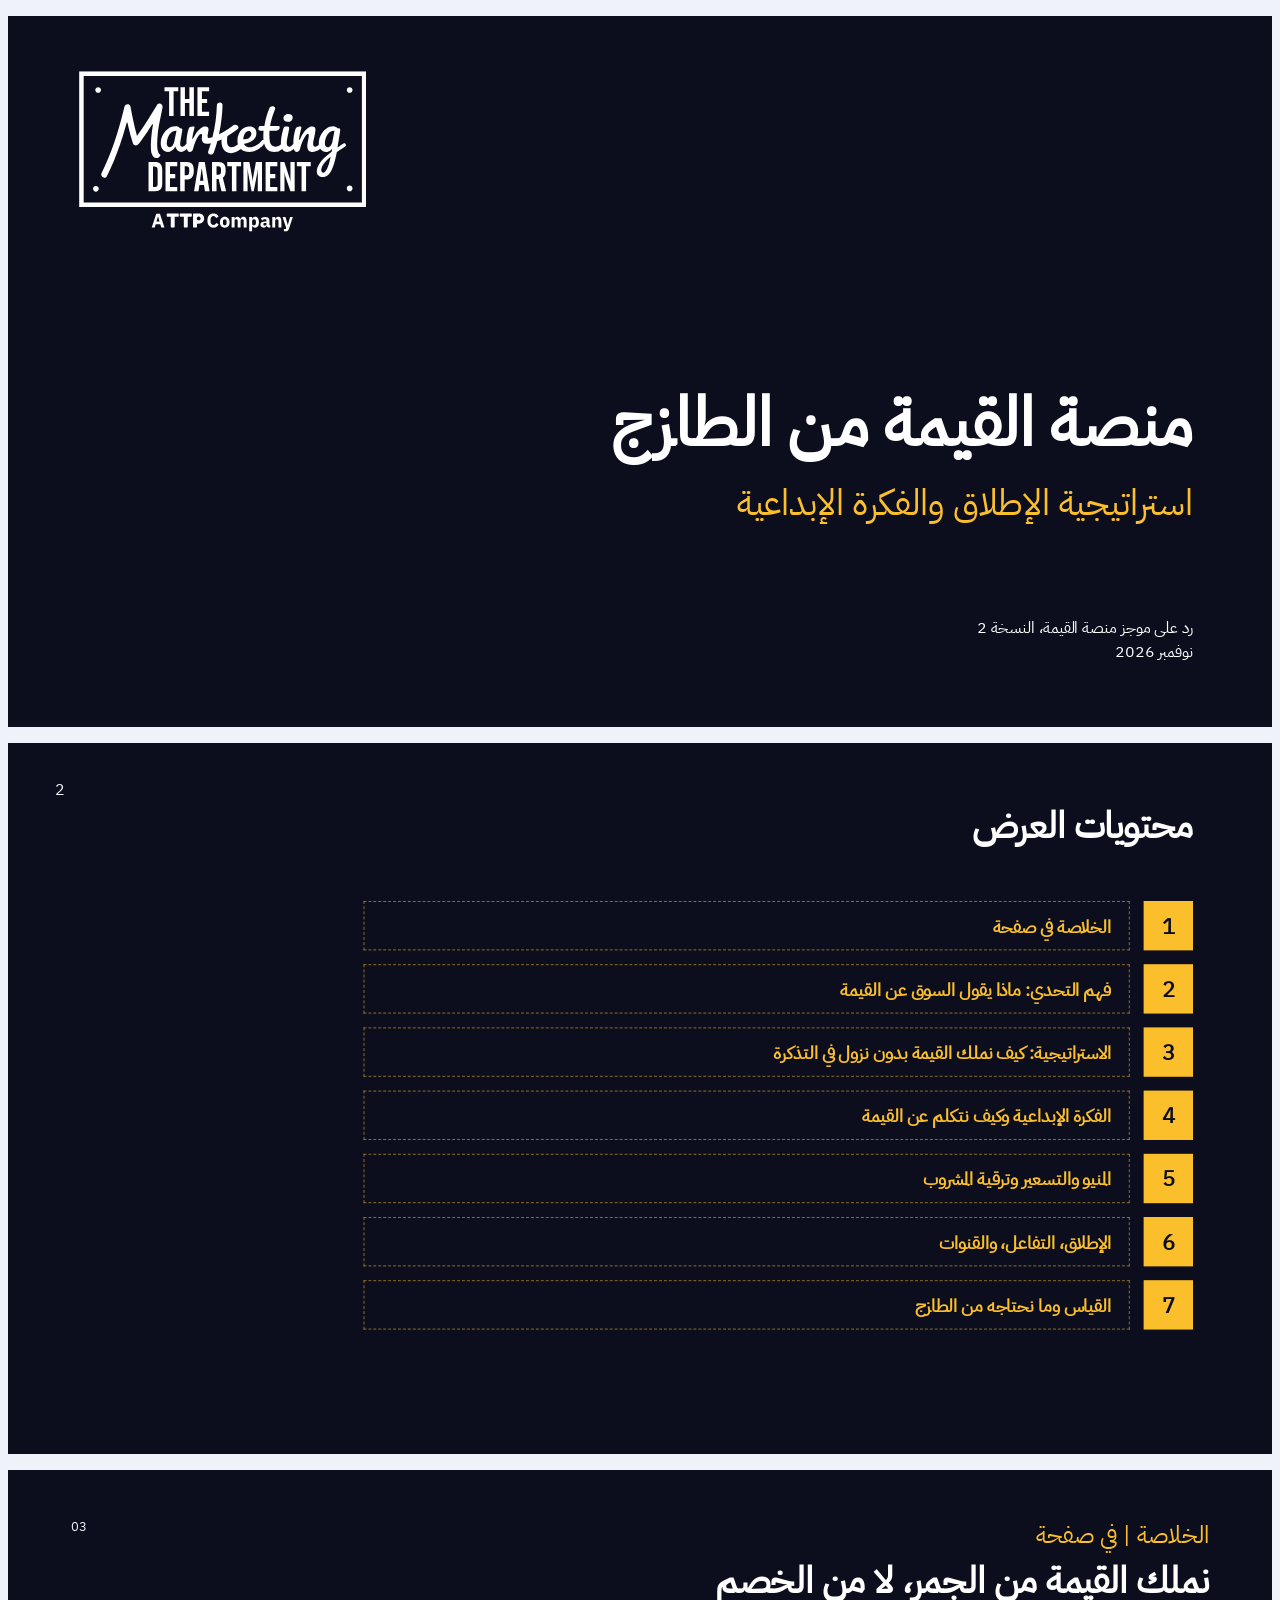
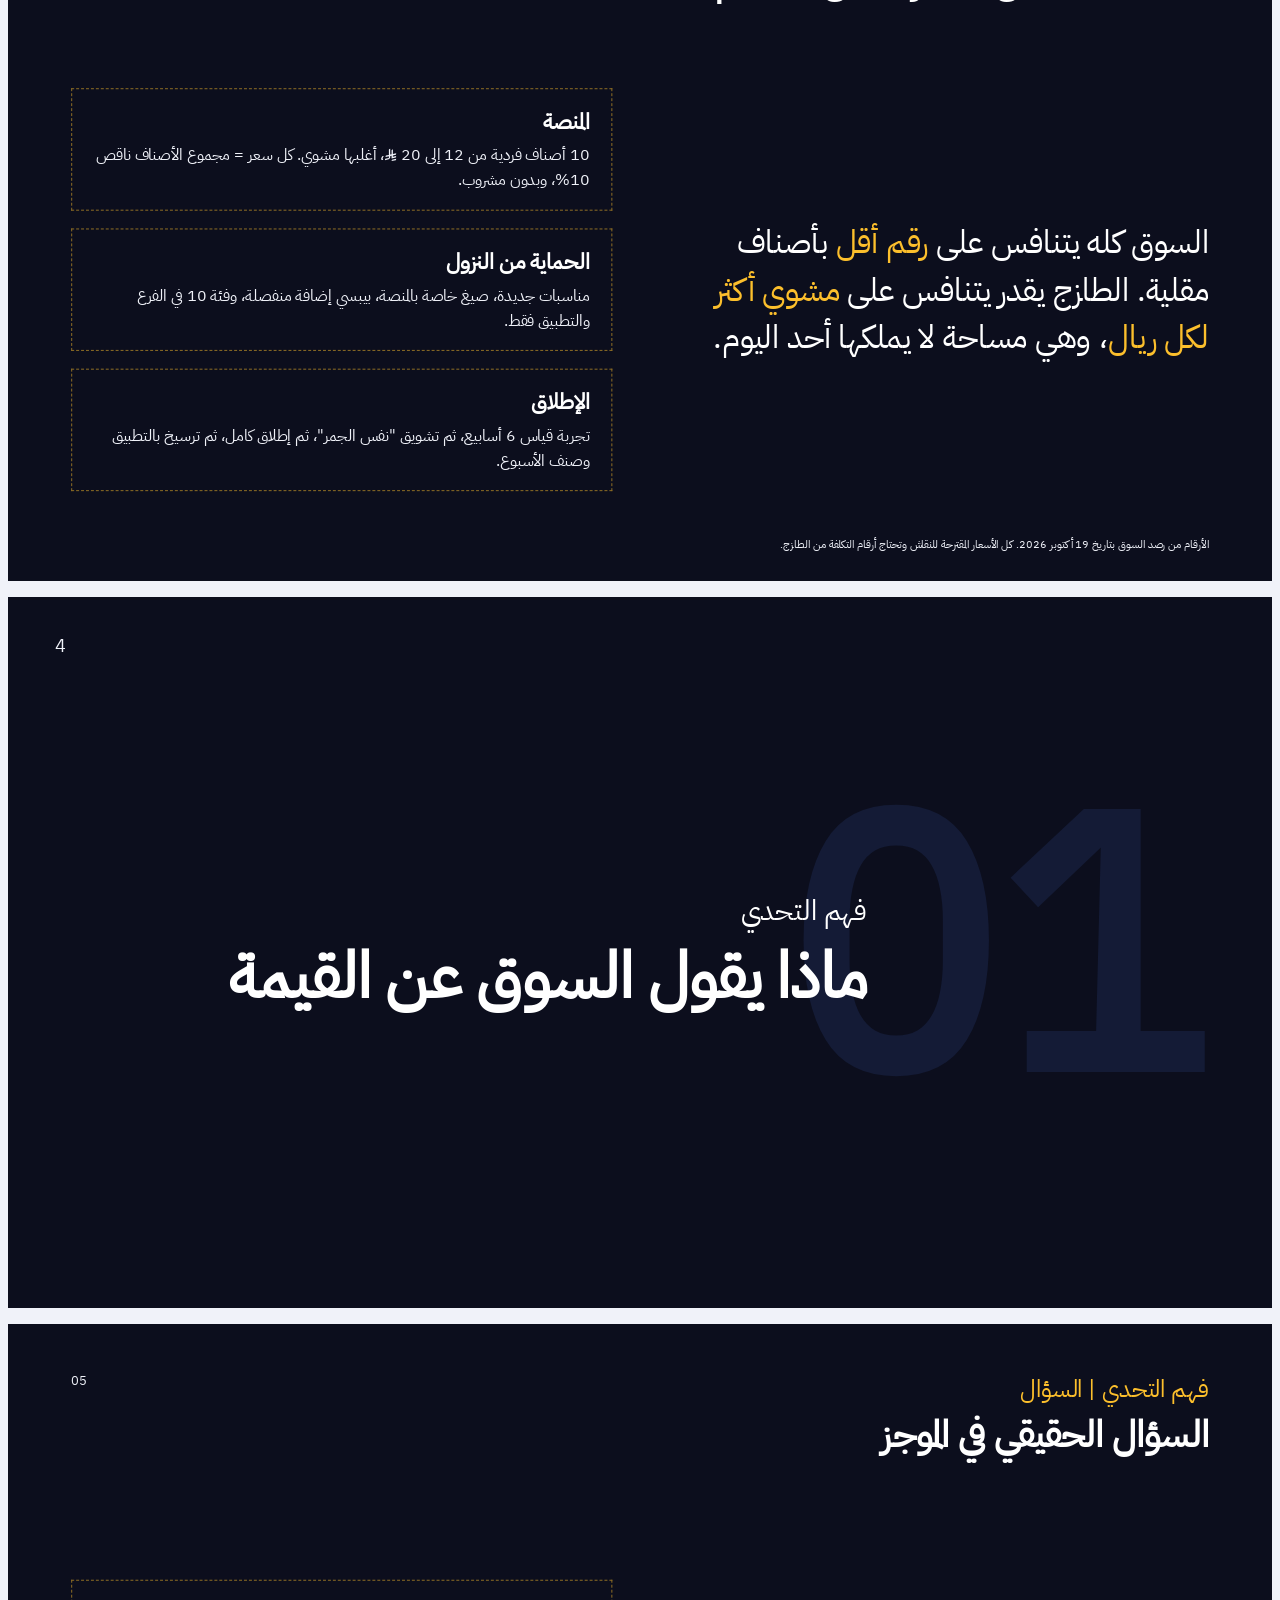
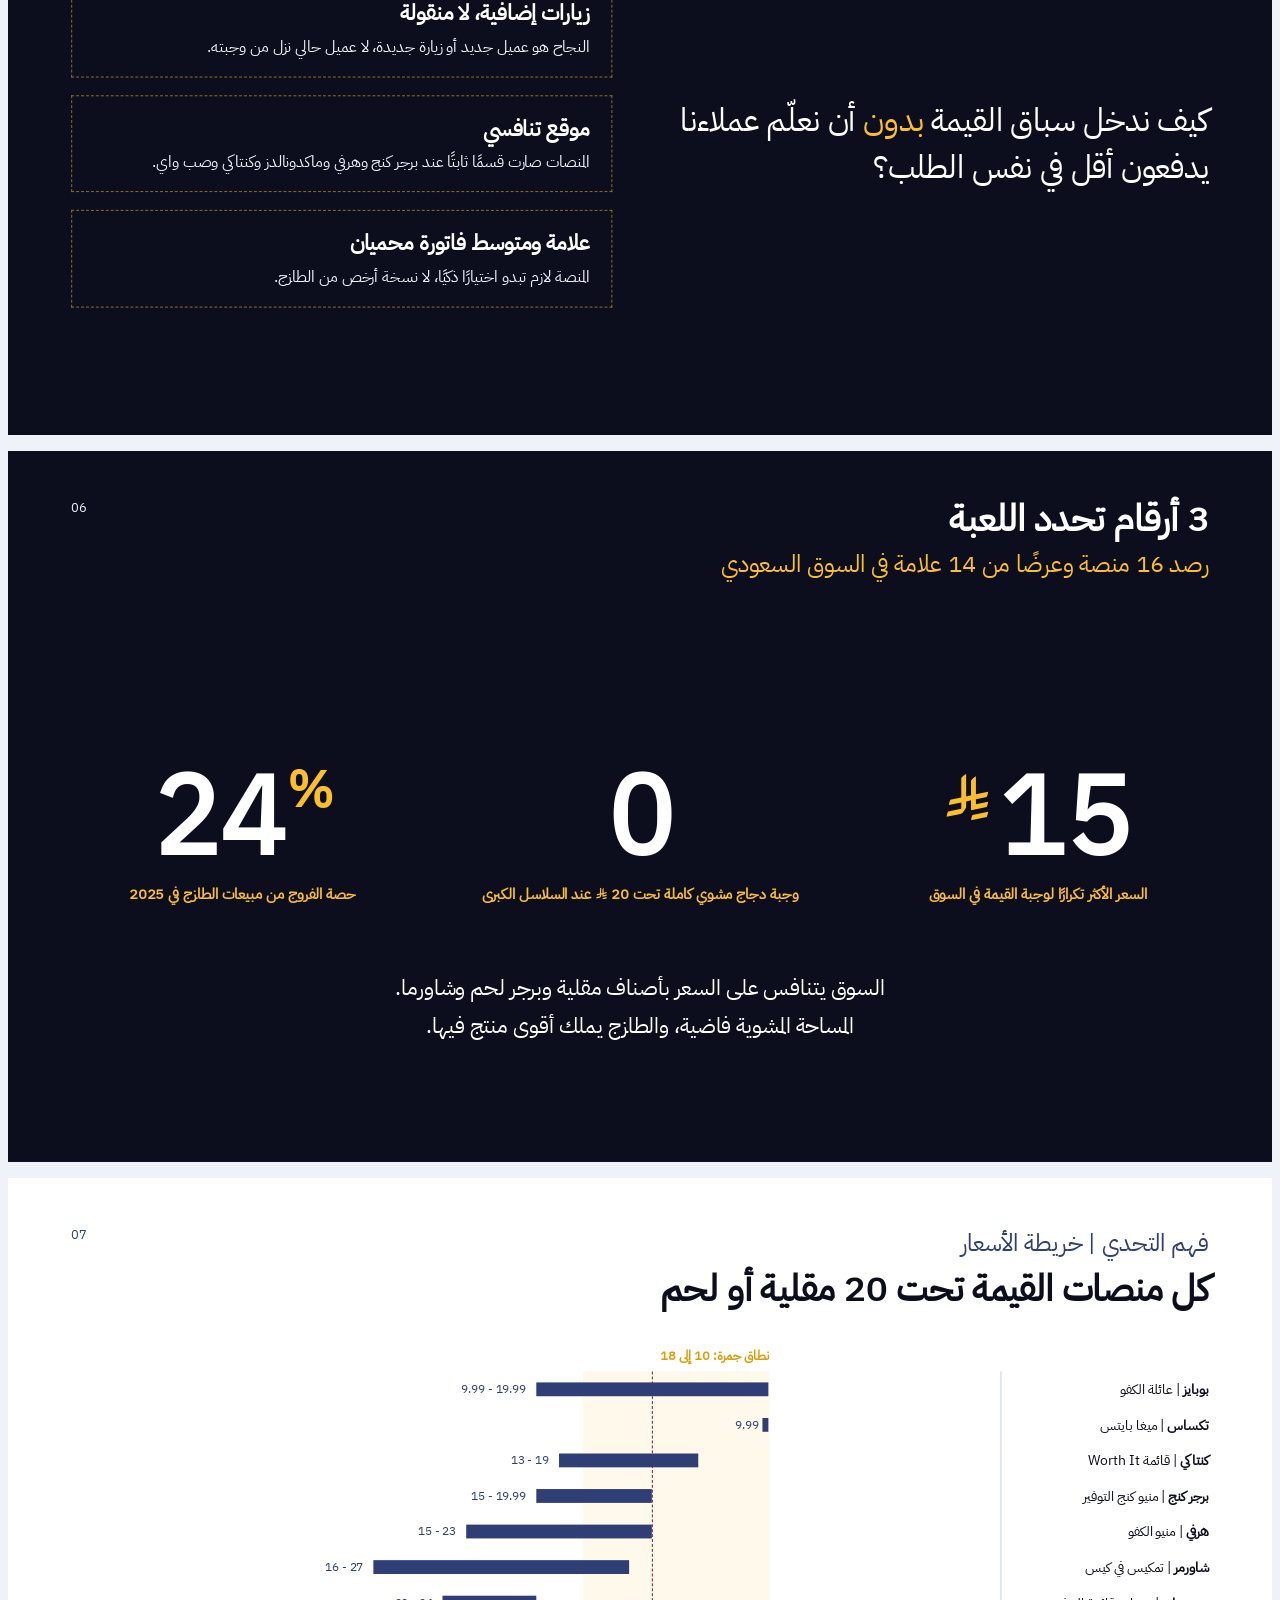
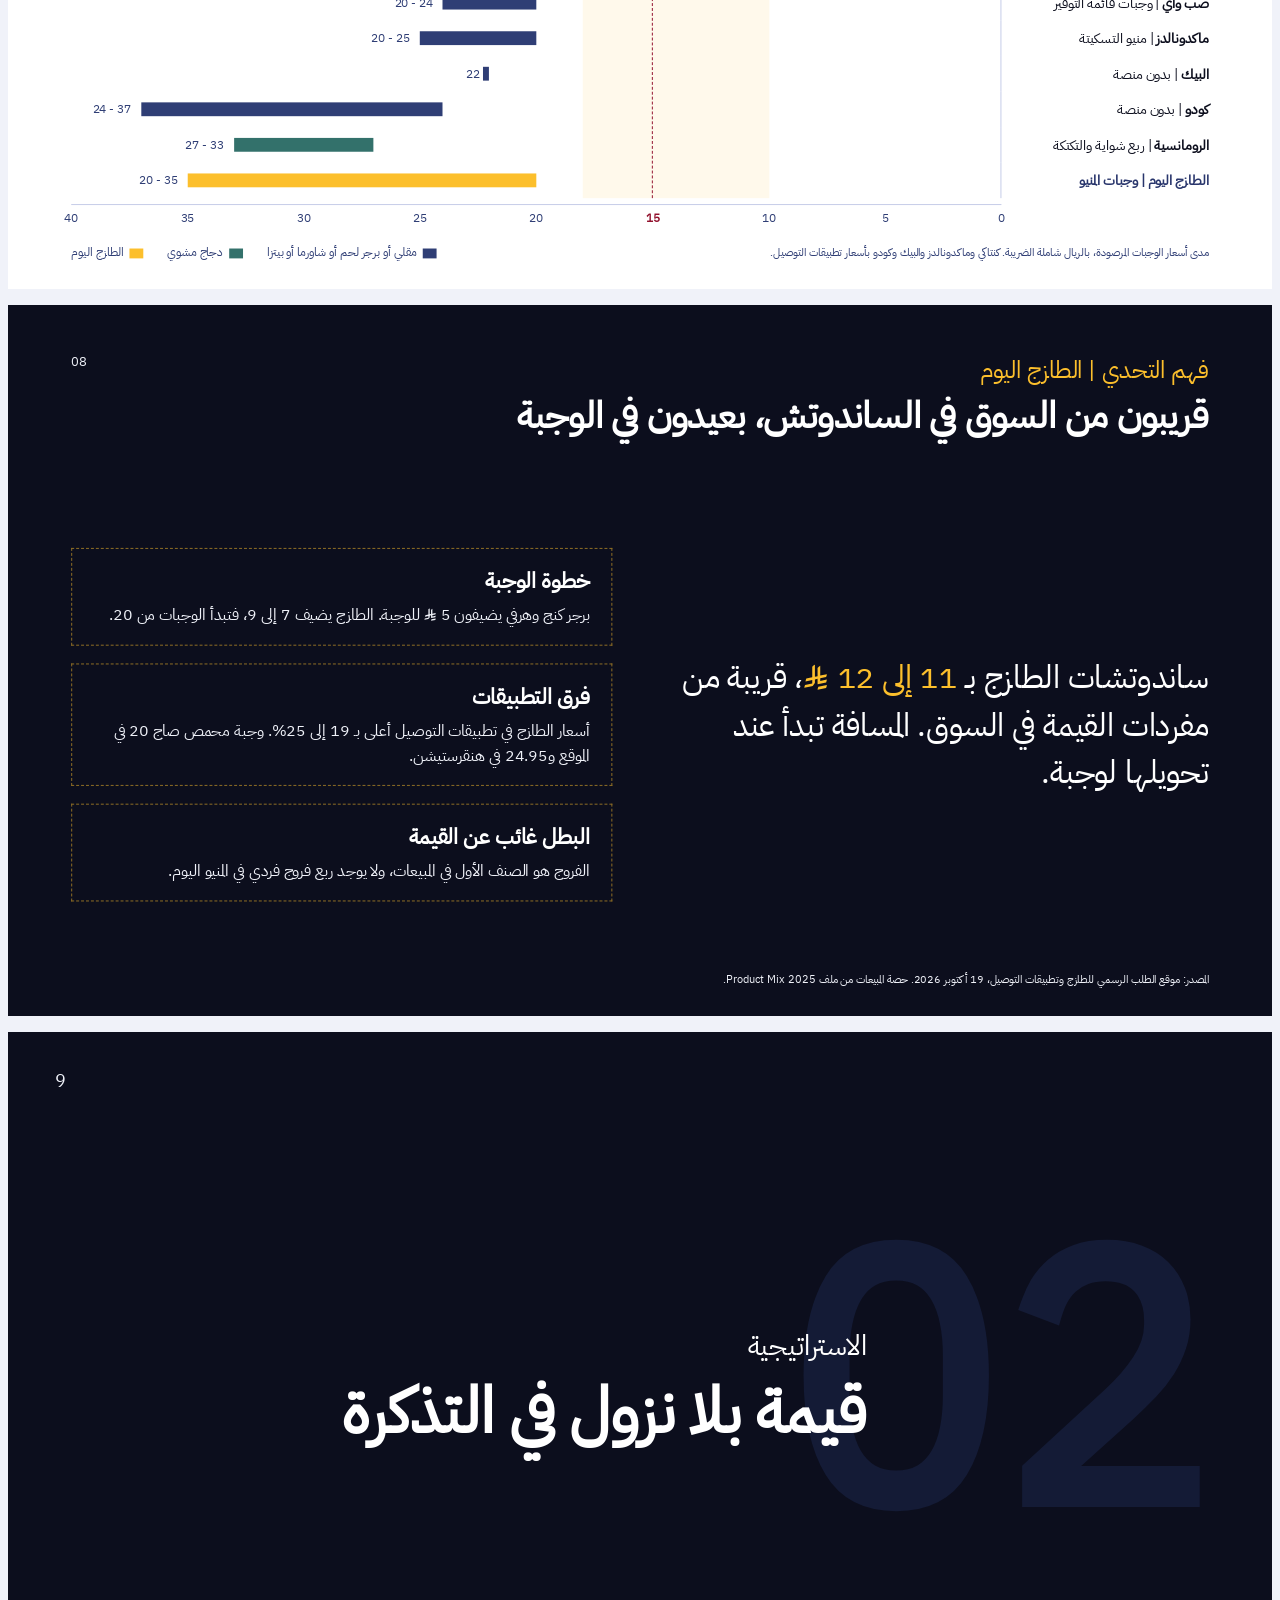
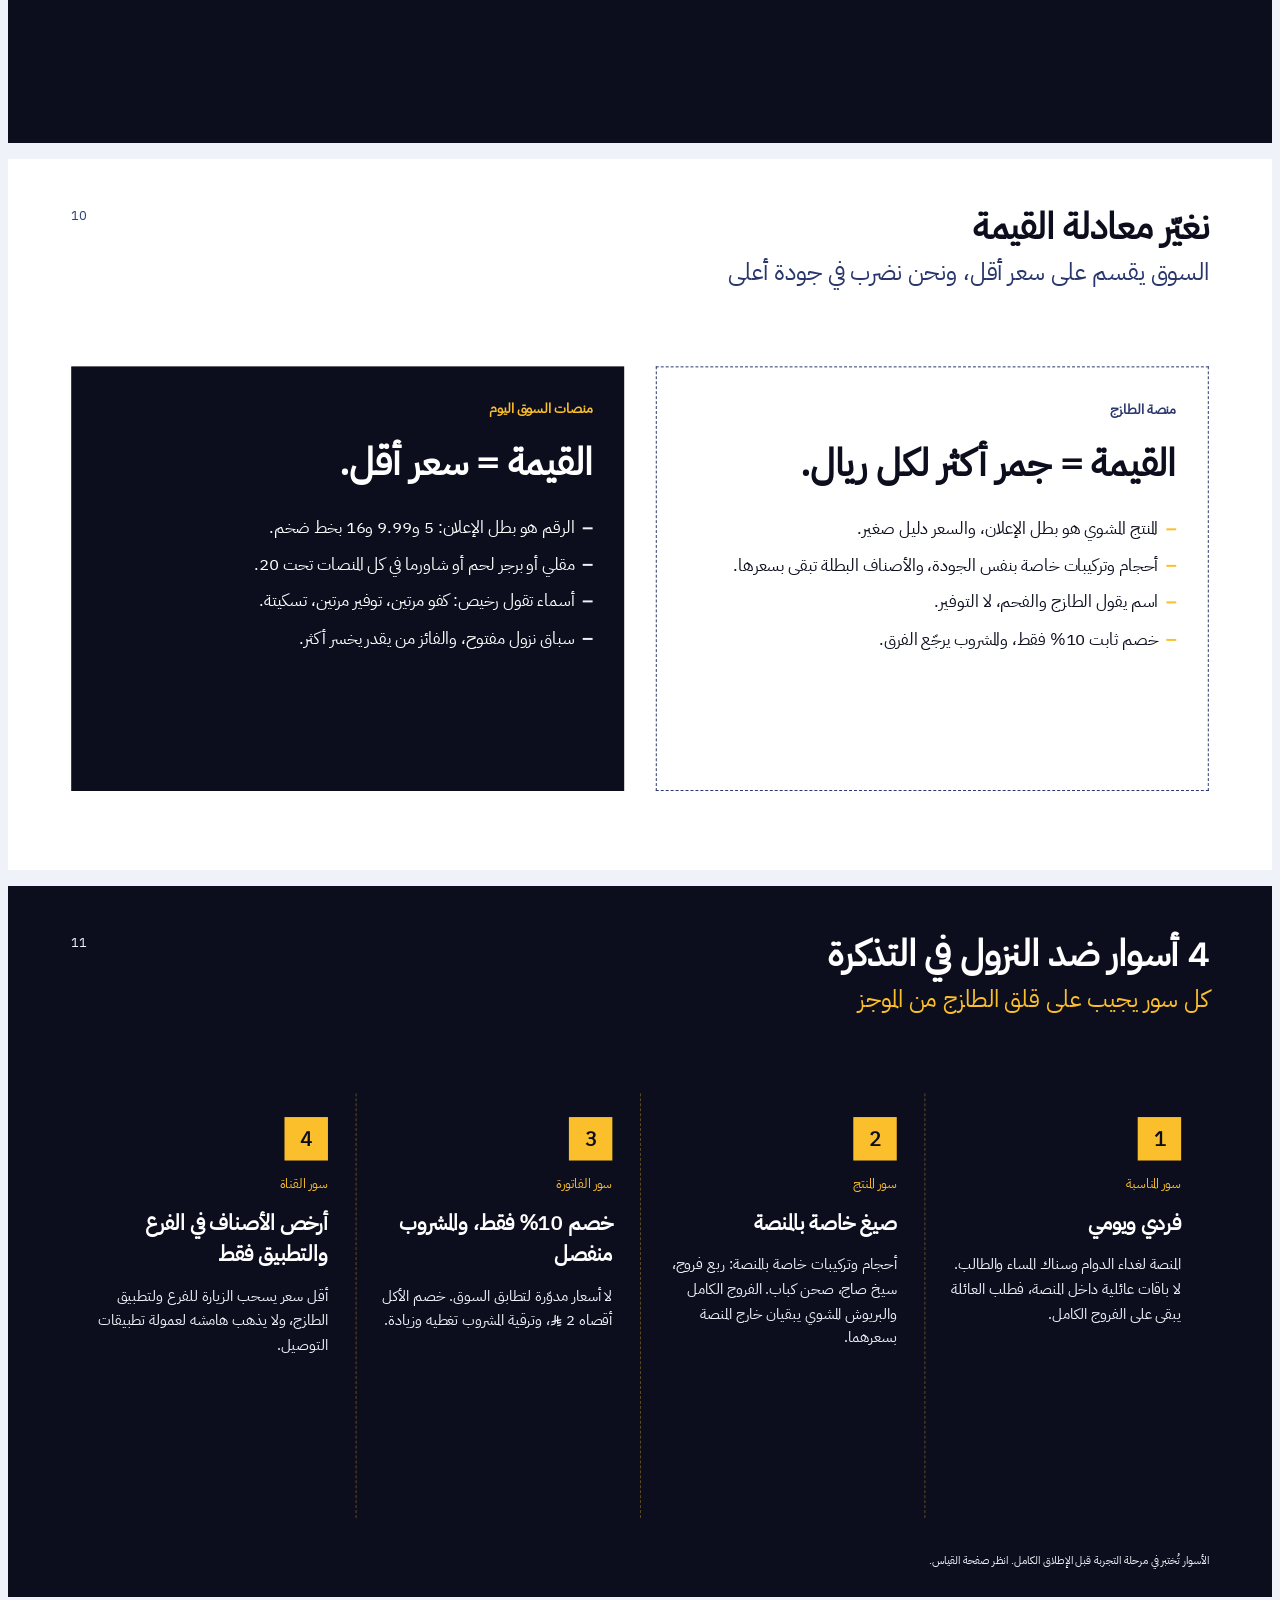
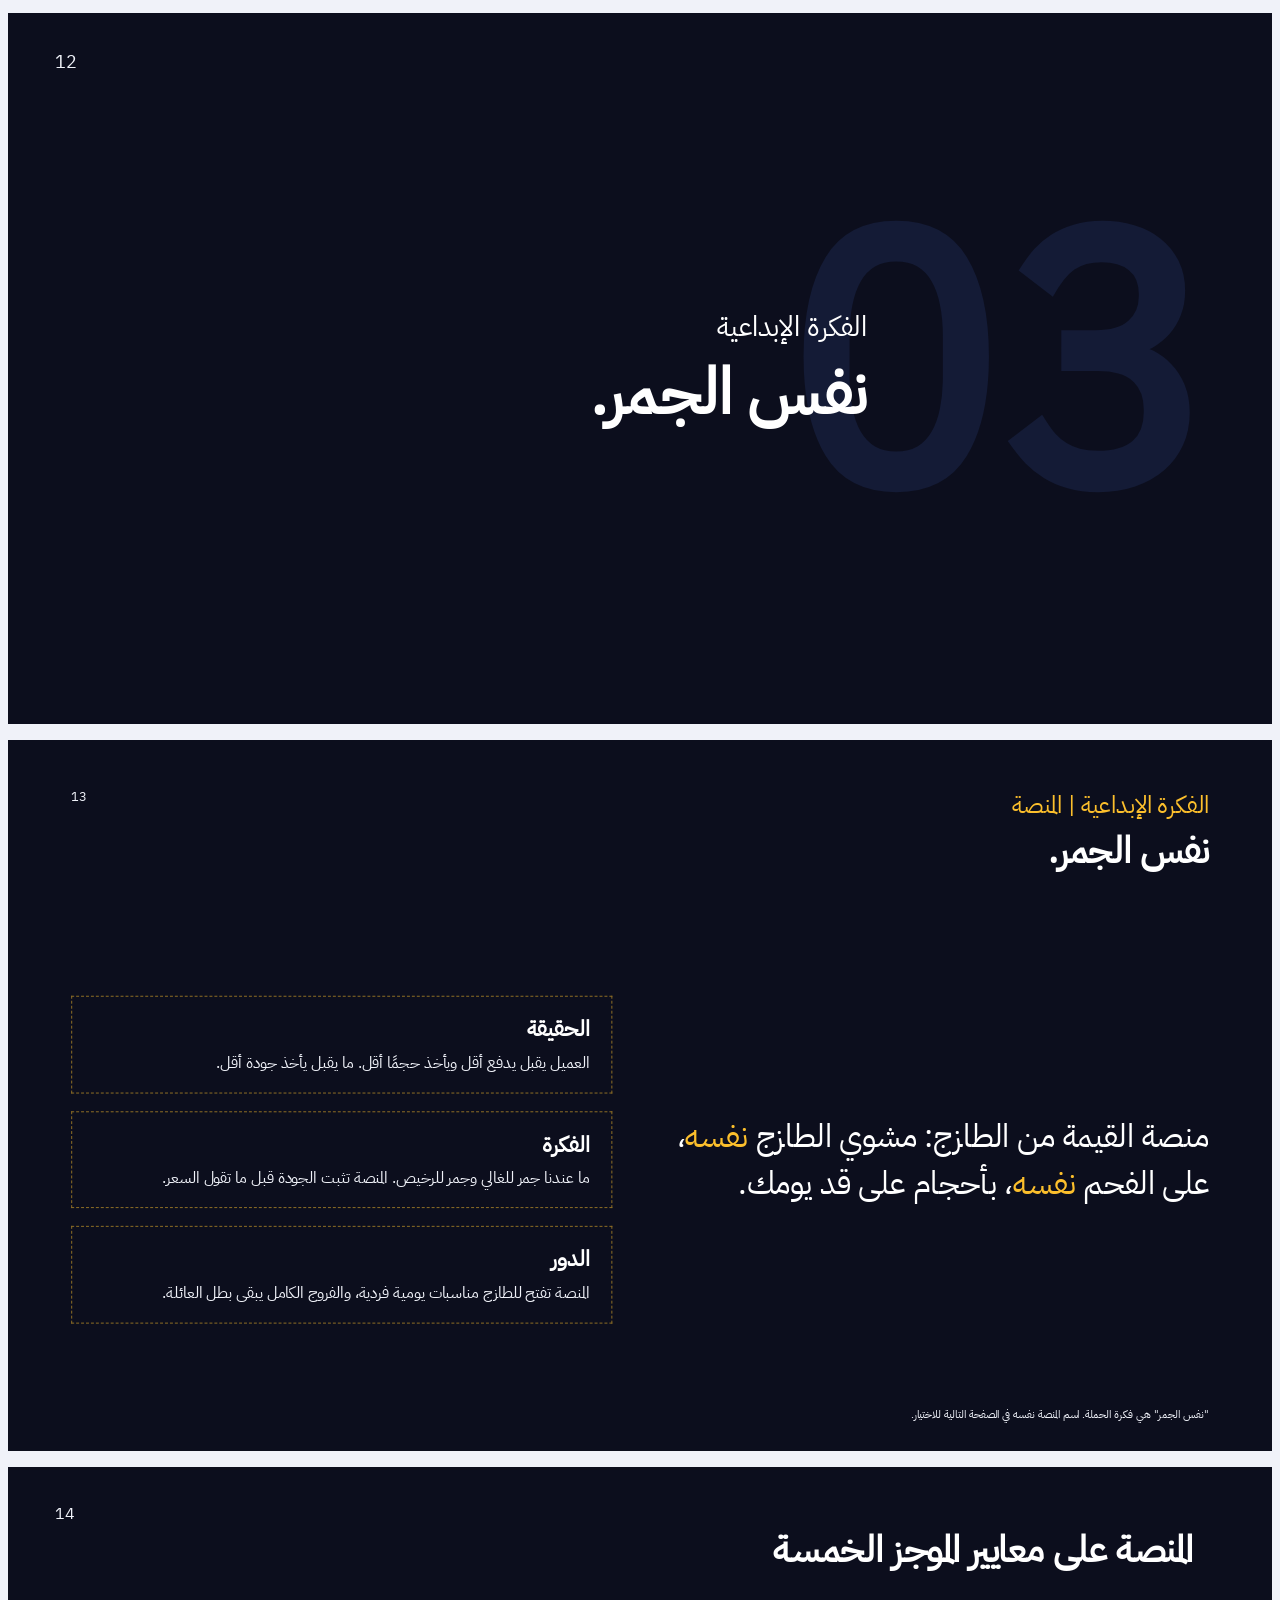
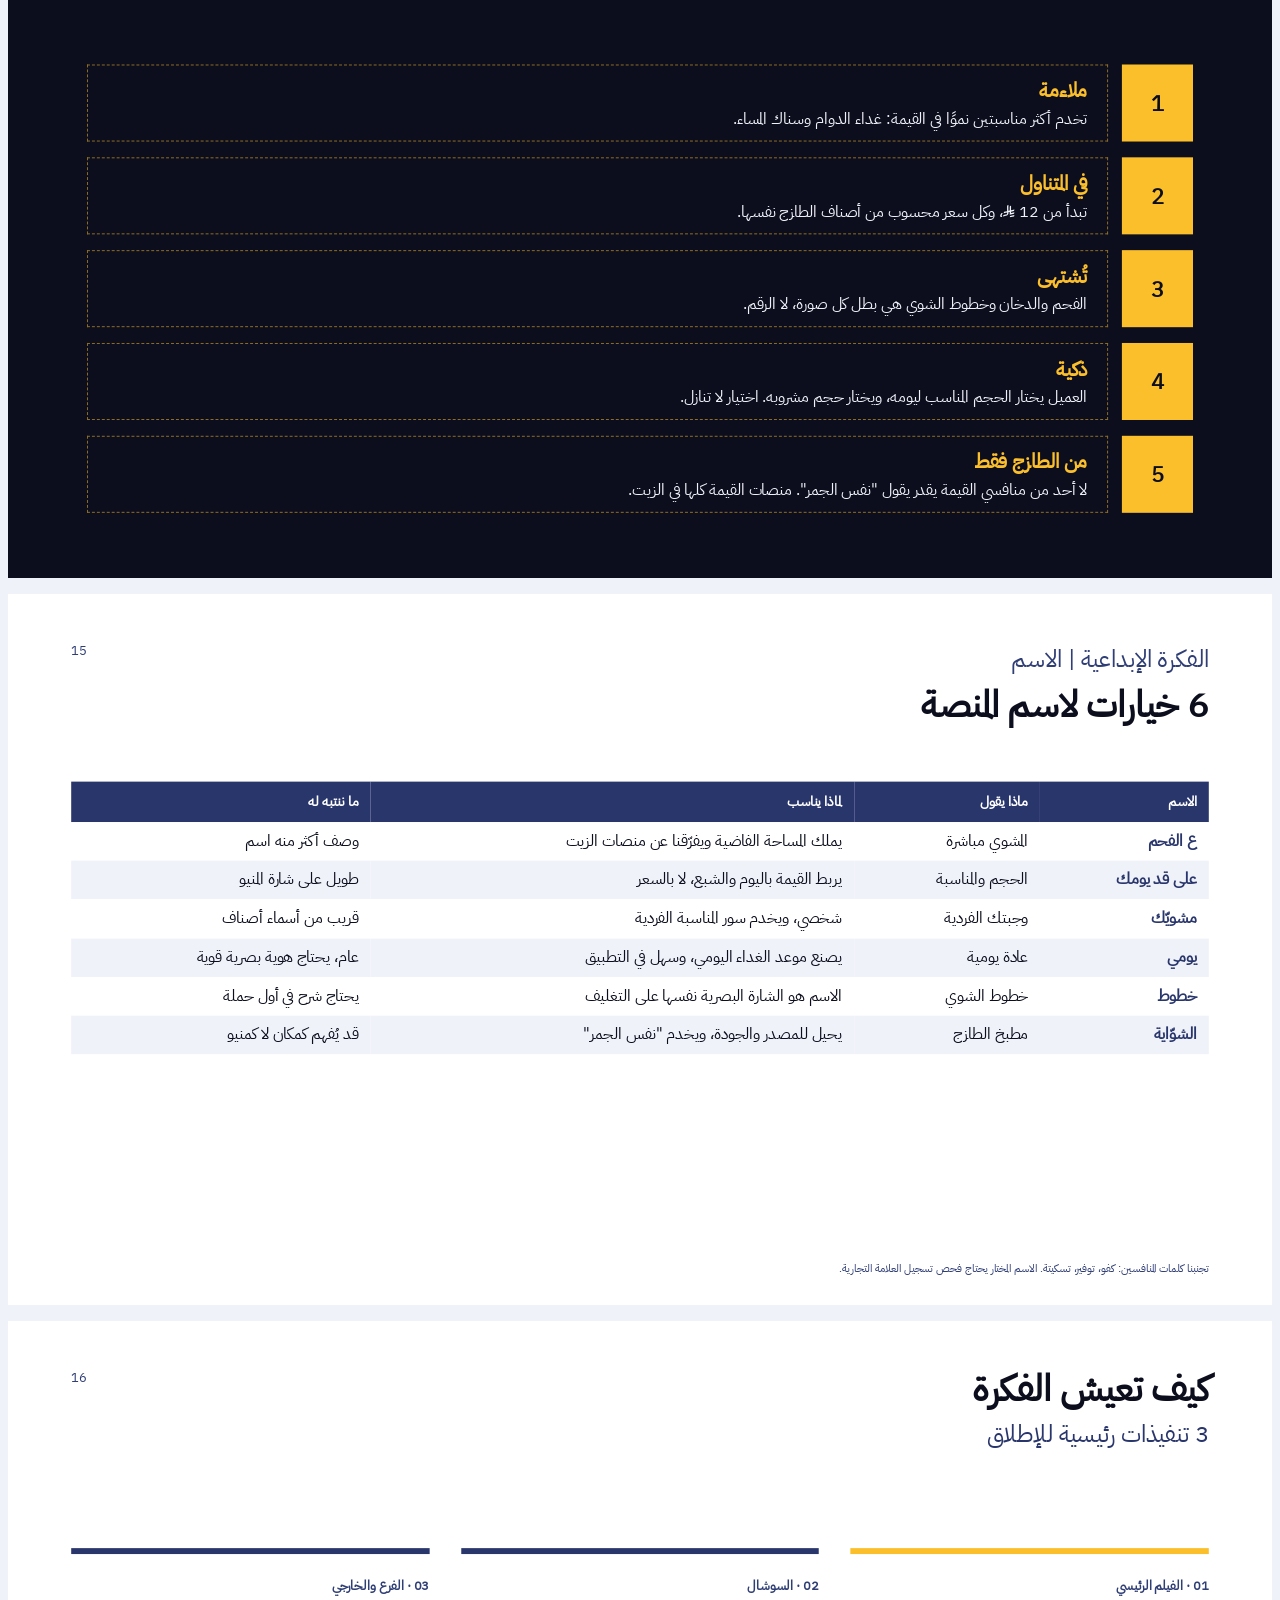
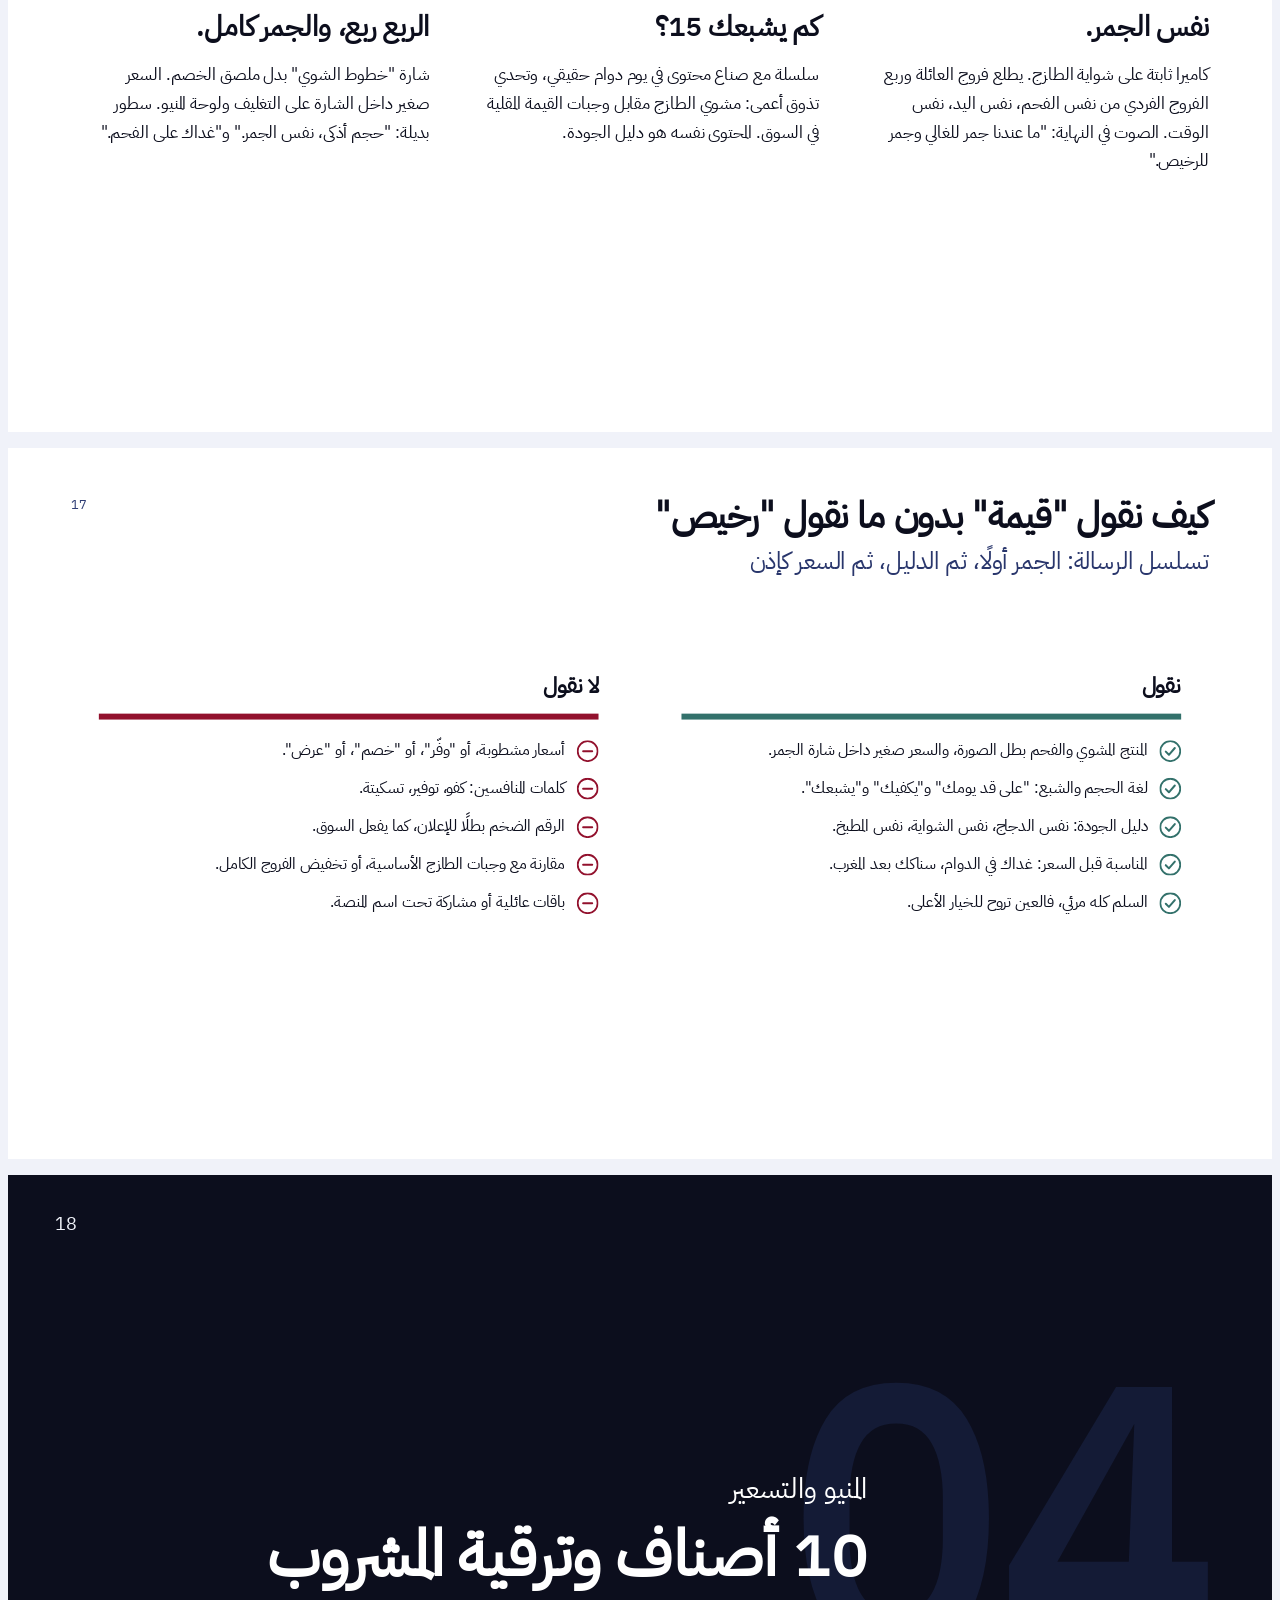
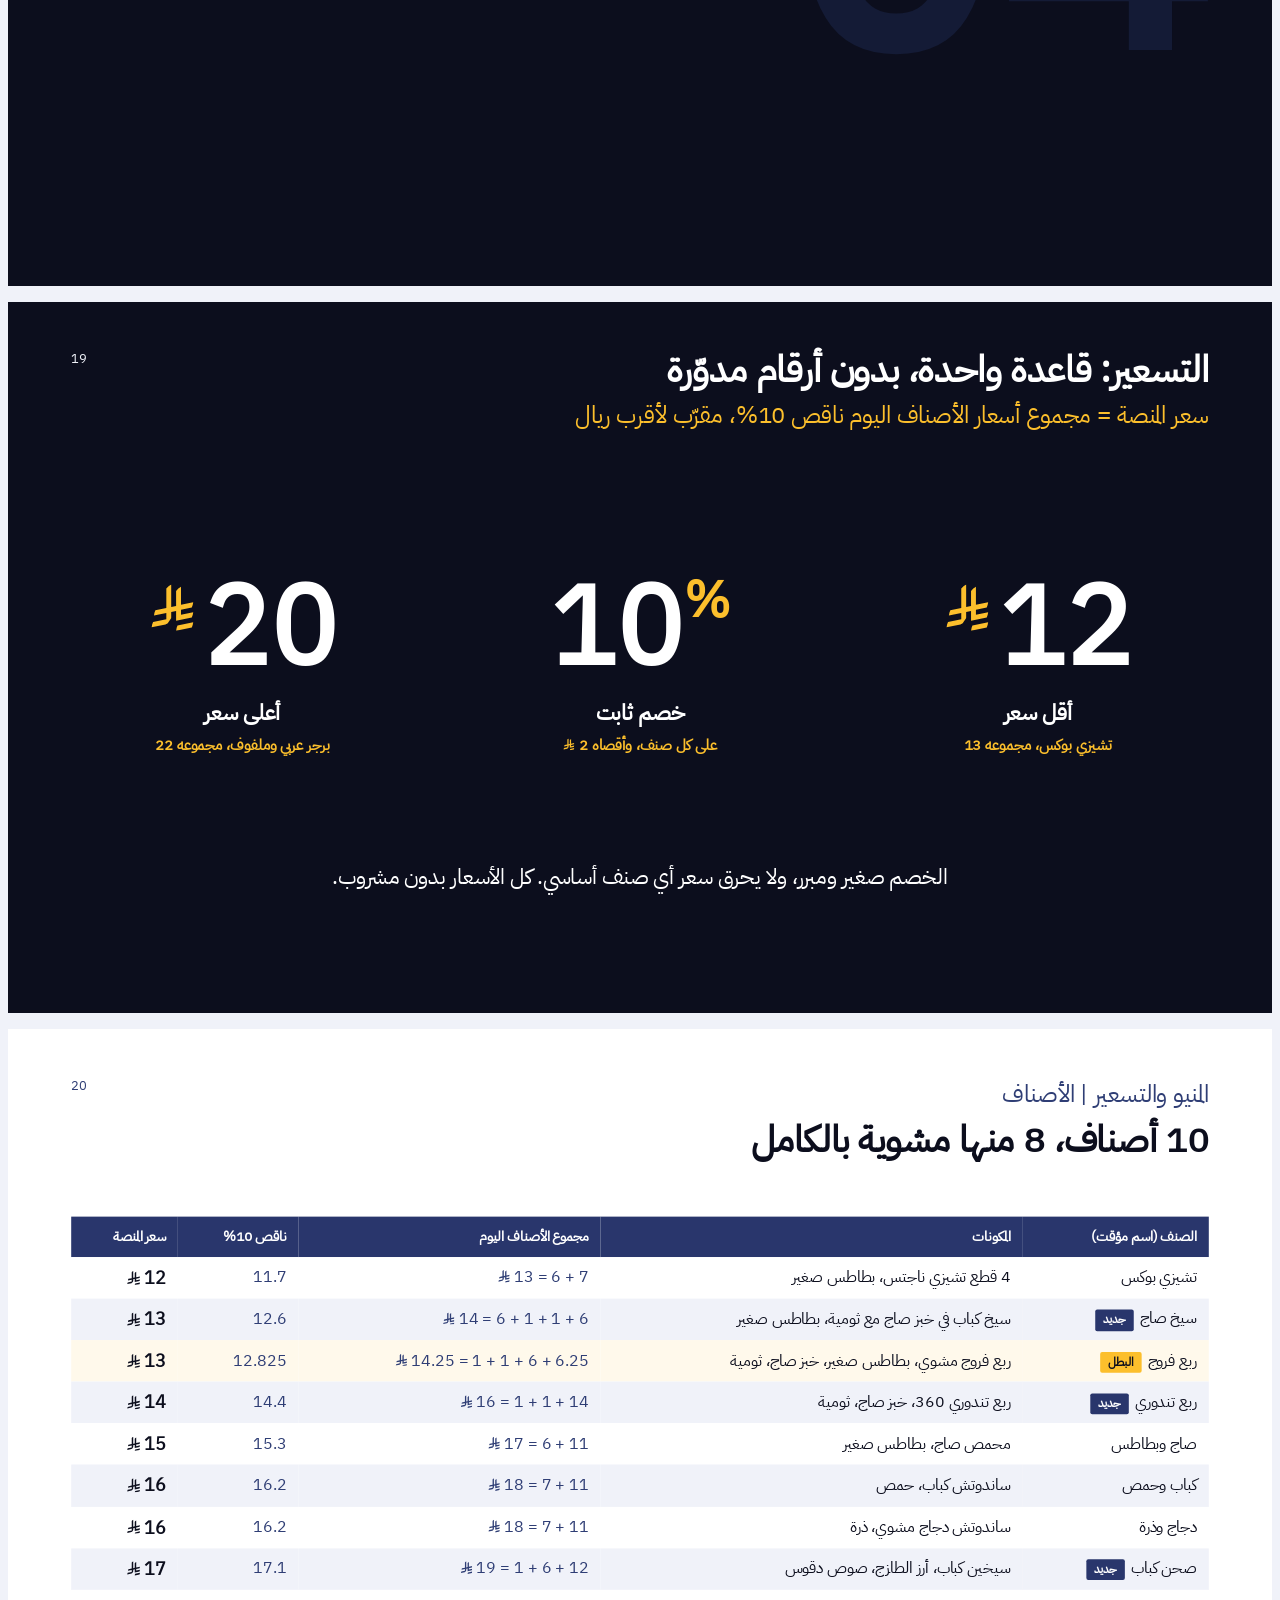
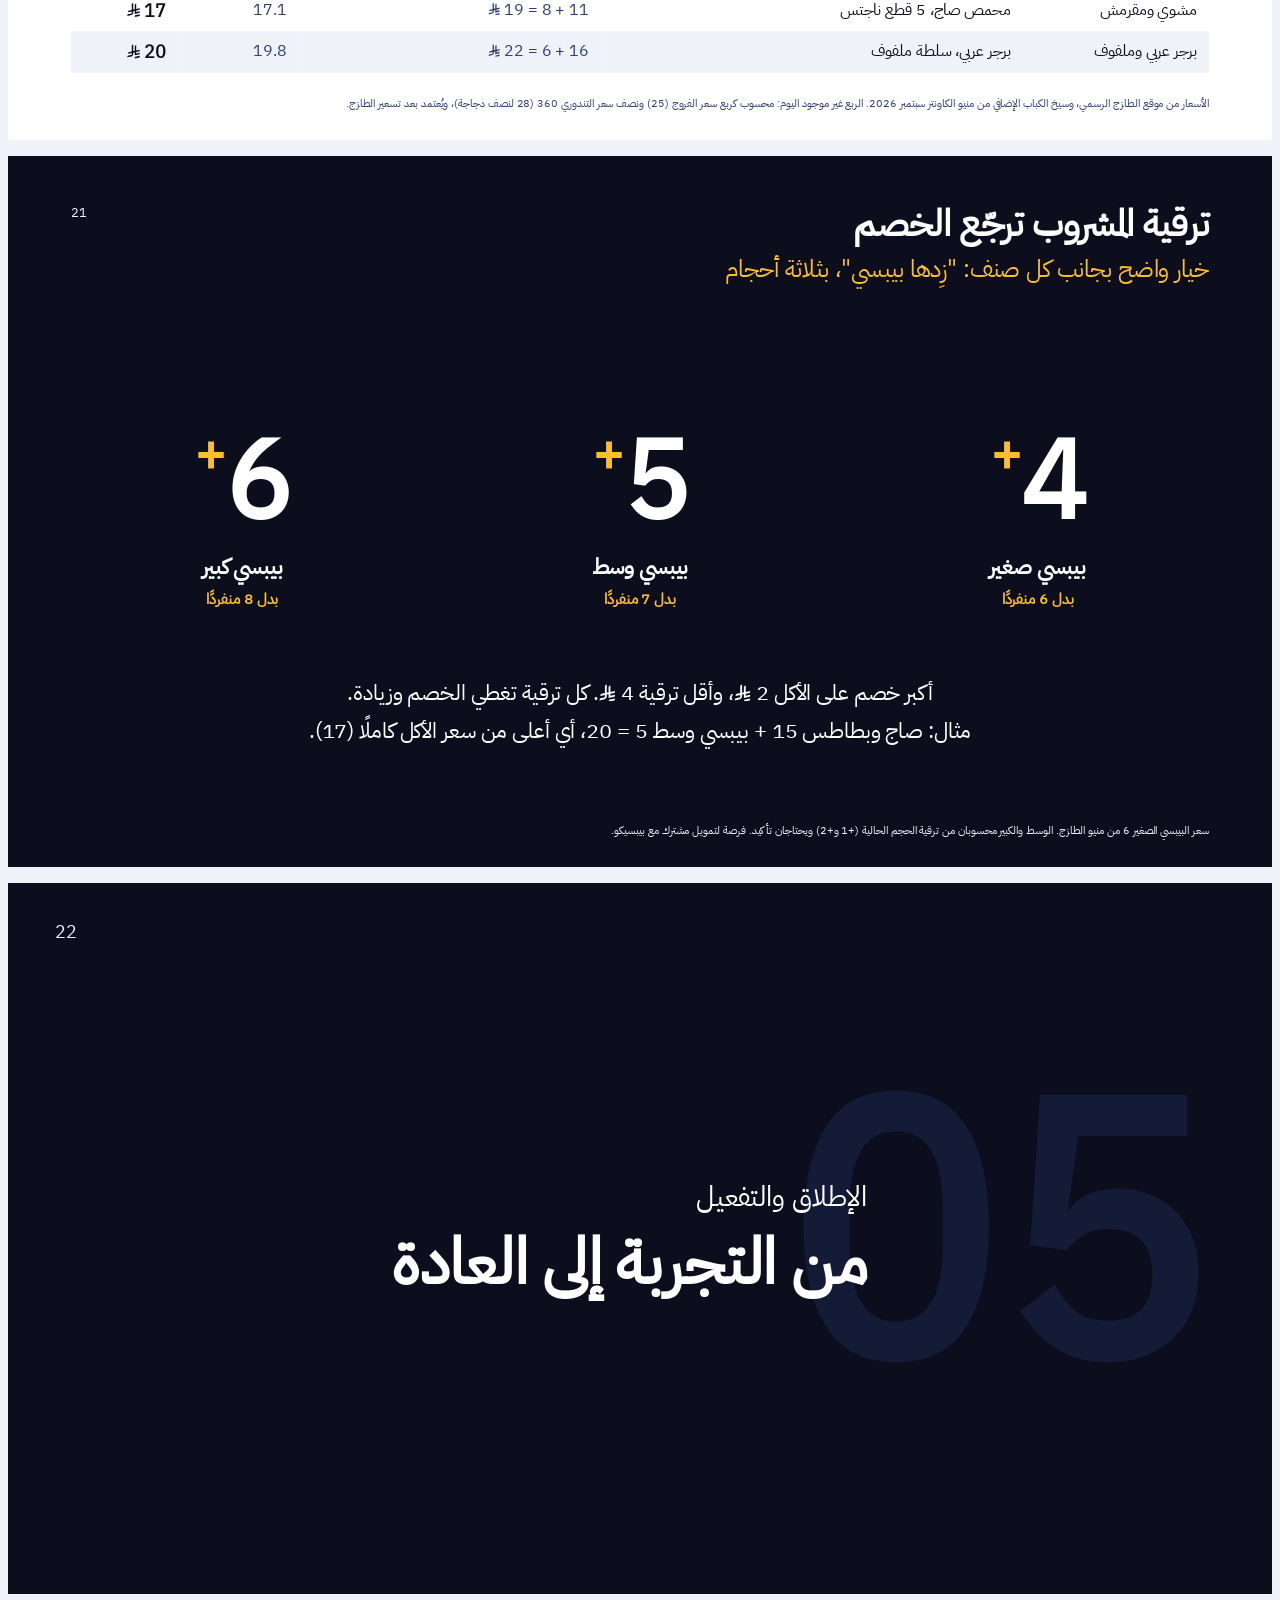
<file: altazaj-value-platform/v2.html>
<!doctype html>
<html lang="ar" dir="rtl">
<head>
<meta charset="utf-8">
<meta name="viewport" content="width=device-width, initial-scale=1">
<meta name="robots" content="noindex, nofollow">
<title>نفس الجمر | منصة القيمة من الطازج</title>
<link rel="stylesheet" href="colors_and_type.css">
<style>
/* ===== TMD slide foundation (tmd-brand/slides.css) ===== */
html, body { margin: 0; padding: 0; }
body { font-family: var(--tmd-font); background: #f0f2f9; }
.deck { display: flex; flex-direction: column; align-items: center; gap: 32px; padding: 32px 0; }
.slide-wrap { width: 1280px; height: 720px; flex-shrink: 0; }
.slide { width: 33.867cm; height: 19.05cm; box-sizing: border-box; padding: 48px 64px; position: relative; overflow: hidden; }
.slide.dark { background: #0C0E1D; color: #fff; }
.slide.light { background: #ffffff; color: #0C0E1D; }
.page-num { position: absolute; top: 48px; right: 64px; font-size: 13px; font-weight: 500; }
.slide.dark .page-num { color: #f0f2f9; }
.slide.light .page-num { color: #2f3e75; }
.header { position: absolute; top: 48px; left: 64px; text-align: left; max-width: 700px; }
.header .crumb { font-size: 24px; font-weight: 500; margin-bottom: 8px; }
.slide.dark .header .crumb { color: #fcbf2c; }
.slide.light .header .crumb { color: #2f3e75; }
.header .title { font-size: 37px; font-weight: 700; line-height: 1.15; }
.header .subtitle { font-size: 24px; font-weight: 500; margin-top: 6px; }
.slide.dark .header .subtitle { color: #fcbf2c; }
.slide.light .header .subtitle { color: #29366C; }
.footnote { position: absolute; bottom: 28px; left: 64px; font-size: 11px; color: #2f3e75; }
.slide.dark .footnote { color: #f0f2f9; }
.slide.rtl .page-num { right: auto; left: 64px; }
.slide.rtl .header { left: auto; right: 64px; text-align: right; max-width: none; }
.slide.rtl .footnote { left: auto; right: 64px; }
.sar { width: 0.8em; height: 0.8em; fill: currentColor; display: inline-block; vertical-align: -0.05em; }

/* ===== T1 Cover ===== */
.cover { padding: 0; direction: rtl; }
.cover .logo { position: absolute; top: 56px; left: 72px; height: 170px; width: auto; display: block; }
.cover .text-block { position: absolute; right: 80px; bottom: 200px; max-width: 1100px; text-align: right; }
.cover .title { font-size: 68px; font-weight: 700; line-height: 1.05; color: #fff; margin: 0 0 18px 0; }
.cover .subtitle { font-size: 36px; color: #fcbf2c; font-weight: 500; margin: 0; }
.cover .versioning { position: absolute; right: 80px; bottom: 64px; font-size: 16px; color: #fff; line-height: 1.5; text-align: right; }
.cover .versioning span { display: block; }

/* ===== T2 Section divider ===== */
.sd { padding: 0; direction: rtl; }
.sd .page-num { position: absolute; top: 36px; left: 48px; right: auto; font-size: 18px; color: #f0f2f9; }
.sd .bignum { position: absolute; right: 64px; top: 50%; transform: translateY(-50%); font-size: 360px; font-weight: 700; line-height: 0.8; color: #141B36; z-index: 1; }
.sd .content { position: absolute; right: 410px; top: 50%; transform: translateY(-50%); z-index: 2; max-width: 740px; text-align: right; }
.sd .kicker { font-size: 28px; font-weight: 400; color: #fff; margin: 0 0 10px 0; }
.sd .name { font-size: 64px; font-weight: 700; line-height: 1.15; color: #fff; margin: 0; }

/* ===== T3 Agenda ===== */
.ag { padding: 0; direction: rtl; }
.ag .title-block { position: absolute; top: 56px; right: 80px; }
.ag .title-block .title { font-size: 37px; font-weight: 700; color: #fff; margin: 0; }
.ag .page-num { position: absolute; top: 36px; left: 48px; right: auto; font-size: 16px; color: #f0f2f9; }
.ag .items { position: absolute; top: 160px; right: 80px; left: 360px; display: flex; flex-direction: column; gap: 14px; }
.item { display: flex; align-items: stretch; gap: 14px; min-height: 50px; }
.item .box { width: 50px; min-height: 50px; background: #fcbf2c; color: #0C0E1D; display: flex; align-items: center; justify-content: center; font-weight: 700; font-size: 22px; flex-shrink: 0; box-sizing: border-box; }
.item .bar { flex: 1; min-height: 50px; border: 1px dashed rgba(252,191,44,0.55); display: flex; align-items: center; padding: 0 18px; color: #fcbf2c; font-size: 18px; font-weight: 700; box-sizing: border-box; }
.ag.crit .items { top: 200px; left: 80px; gap: 16px; }
.ag.crit .item { min-height: 72px; }
.ag.crit .item .box { min-height: 72px; width: 72px; }
.ag.crit .bar { flex-direction: column; align-items: flex-start; justify-content: center; gap: 2px; padding: 10px 20px; }
.ag.crit .bar b { font-size: 20px; color: #fcbf2c; }
.ag.crit .bar span { font-size: 16px; font-weight: 400; color: #f0f2f9; }

/* ===== T4 Content light ===== */
.ct .body { position: absolute; top: 230px; left: 64px; right: 64px; bottom: 80px; display: grid; grid-template-columns: 1fr 1fr 1fr; gap: 32px; direction: rtl; }
.ct .col { padding-top: 22px; border-top: 6px solid #29366C; text-align: right; }
.ct .col.accent { border-top-color: #fcbf2c; }
.ct .col h3 { font-size: 28px; font-weight: 700; margin: 0 0 14px; color: #0C0E1D; }
.ct .col p { font-size: 17px; line-height: 1.7; color: #0C0E1D; margin: 0; max-width: 340px; }
.ct .col .num { font-size: 13px; font-weight: 700; color: #2f3e75; margin-bottom: 12px; }

/* ===== T5 Content dark ===== */
.cd .body { position: absolute; top: 210px; left: 64px; right: 64px; bottom: 80px; display: grid; grid-template-columns: 1fr 1fr; gap: 56px; align-items: center; direction: rtl; }
.lede { font-size: 32px; line-height: 1.5; font-weight: 500; color: #fff; max-width: 540px; text-align: right; }
.lede em { font-style: normal; color: #fcbf2c; }
.points { display: flex; flex-direction: column; gap: 18px; }
.pt { padding: 16px 22px; border: 1px dashed rgba(252,191,44,0.55); text-align: right; }
.pt h4 { margin: 0 0 6px; font-size: 22px; font-weight: 700; color: #fff; }
.pt p { margin: 0; font-size: 16px; line-height: 1.6; color: #f0f2f9; }

/* ===== T6 Stats ===== */
.st .body { position: absolute; top: 200px; left: 64px; right: 64px; bottom: 260px; display: grid; grid-template-columns: repeat(3, 1fr); gap: 56px; align-items: end; direction: rtl; }
.sc { display: flex; flex-direction: column; align-items: center; text-align: center; }
.sc .unit { font-size: 15px; color: #fcbf2c; margin-top: 16px; line-height: 1.5; font-weight: 700; max-width: 100%; }
.sc .num { font-size: 112px; font-weight: 700; line-height: 0.9; color: #fff; direction: ltr; }
.sc .num small { font-size: 0.45em; font-weight: 600; margin-left: 2px; vertical-align: top; color: #fcbf2c; }
.sc .num .sar { width: 0.42em; height: 0.42em; color: #fcbf2c; vertical-align: top; margin-right: 8px; margin-top: 6px; }
.sc .name { font-size: 22px; font-weight: 700; color: #fff; margin-top: 18px; }
.sc .name + .unit { margin-top: 6px; }
.st .caption { position: absolute; left: 64px; right: 64px; bottom: 120px; font-size: 22px; line-height: 1.7; color: #fff; font-weight: 400; text-align: center; margin: 0; }
.st .caption span { display: block; }
.st .caption .sar { width: 0.8em; height: 0.8em; }

/* ===== T7 Comparison ===== */
.cmp .body { position: absolute; top: 210px; left: 64px; right: 64px; bottom: 80px; display: grid; grid-template-columns: 1fr 1fr; gap: 32px; direction: rtl; }
.cc { background: #0C0E1D; padding: 32px; display: flex; flex-direction: column; gap: 16px; color: #fff; text-align: right; }
.cc.us { background: #fff; border: 1.5px dashed #29366C; color: #0C0E1D; }
.cc .tag { font-size: 14px; font-weight: 700; color: #fcbf2c; }
.cc.us .tag { color: #29366C; }
.cc h3 { margin: 0; font-size: 38px; font-weight: 700; color: #fff; }
.cc.us h3 { color: #0C0E1D; }
.cc ul { list-style: none; padding: 0; margin: 8px 0 0; display: flex; flex-direction: column; gap: 10px; }
.cc li { font-size: 17px; color: #fff; padding-right: 18px; position: relative; line-height: 1.6; }
.cc.us li { color: #0C0E1D; }
.cc li:before { content: ""; position: absolute; right: 0; top: 13px; width: 10px; height: 2px; background: #f0f2f9; }
.cc.us li:before { background: #fcbf2c; }

/* ===== T8 Tables ===== */
.tb .body { position: absolute; top: 190px; left: 64px; right: 64px; bottom: 70px; direction: rtl; }
table.tmd { width: 100%; border-collapse: collapse; font-size: 16px; text-align: right; }
table.tmd th { background: #29366C; color: #fff; font-weight: 700; padding: 10px 12px; font-size: 14px; }
table.tmd td { padding: 8px 12px; line-height: 1.45; vertical-align: middle; }
.slide.light table.tmd tbody tr:nth-child(odd) td { background: #ffffff; }
.slide.light table.tmd tbody tr:nth-child(even) td { background: #f0f2f9; }
.slide.dark table.tmd th { background: #2f3e75; font-size: 16px; padding: 12px; }
.slide.dark table.tmd td { padding: 13px 12px; border-bottom: 1px solid rgba(252,191,44,0.35); color: #f0f2f9; }
.slide.dark table.tmd td.k { color: #fcbf2c; font-weight: 700; }
table.tmd td.tier { font-weight: 700; color: #29366C; }
table.tmd td.price { font-weight: 700; font-size: 18px; color: #0C0E1D; white-space: nowrap; }
table.tmd td.was { color: #2f3e75; white-space: nowrap; }
table.tmd .badge { display: inline-block; background: #fcbf2c; color: #0C0E1D; font-size: 12px; font-weight: 700; padding: 2px 8px; border-radius: 2px; margin-right: 6px; }
table.tmd .badge.new { background: #29366C; color: #fff; }
.slide.light table.tmd tbody tr.hero td { background: #fff9eb; }

/* Range chart (landscape) */
.rc { position: absolute; top: 196px; left: 64px; right: 64px; bottom: 64px; direction: rtl; }
.rc .row { display: grid; grid-template-columns: 210px 1fr; align-items: center; height: 36px; }
.rc .lbl { font-size: 14px; font-weight: 500; color: #0C0E1D; text-align: right; padding-left: 12px; }
.rc .lbl b { font-weight: 700; }
.rc .lbl.us { color: #29366C; font-weight: 700; }
.rc .track { position: relative; height: 36px; border-right: 1px solid #c5cce8; }
.rc .rbar { position: absolute; top: 11px; height: 14px; background: #2f3e75; }
.rc .rbar.grill { background: #33716b; }
.rc .rbar.us { background: #fcbf2c; }
.rc .rbar.mark { width: 6px !important; }
.rc .val { position: absolute; top: 9px; font-size: 12px; font-weight: 500; color: #2f3e75; white-space: nowrap; direction: ltr; }
.rc .axis { display: grid; grid-template-columns: 210px 1fr; margin-top: 6px; }
.rc .axis .ticks { position: relative; height: 20px; border-top: 1px solid #c5cce8; }
.rc .axis .ticks span { position: absolute; top: 4px; font-size: 12px; color: #2f3e75; transform: translateX(50%); }
.rc .zone { position: absolute; top: 0; height: 432px; background: #fff9eb; }
.rc .zone-lbl { position: absolute; top: -26px; font-size: 13px; font-weight: 700; color: #dd9c03; white-space: nowrap; }
.rc .anchor { position: absolute; top: 0; height: 432px; border-right: 1px dashed #92112d; }
.rc .anchor-lbl { position: absolute; top: -26px; font-size: 13px; font-weight: 700; color: #92112d; white-space: nowrap; }
.legend { position: absolute; bottom: 28px; left: 64px; display: flex; gap: 24px; font-size: 12px; color: #2f3e75; direction: rtl; }
.legend i { display: inline-block; width: 14px; height: 10px; margin-left: 6px; vertical-align: middle; }

/* ===== T9 Timeline ===== */
.tl .body { position: absolute; top: 220px; left: 64px; right: 64px; bottom: 80px; direction: rtl; }
.tl .axis { position: relative; display: flex; align-items: stretch; gap: 0; }
.tl .axis::before { content: ""; position: absolute; left: 0; right: 0; top: 56px; height: 1px; background: rgba(252,191,44,0.4); }
.tl .year-cell { flex: 1; position: relative; padding-top: 96px; display: flex; flex-direction: column; gap: 14px; border-left: 1px dashed rgba(252,191,44,0.25); padding-right: 22px; padding-left: 22px; }
.tl .year-cell:last-child { border-left: 0; }
.tl .year-cell .year { position: absolute; top: 0; right: 22px; font-size: 26px; font-weight: 700; color: #fff; }
.tl .year-cell .dot { position: absolute; top: 50px; right: 22px; width: 14px; height: 14px; background: #fcbf2c; border-radius: 50%; }
.tl .year-cell h4 { margin: 0; font-size: 18px; font-weight: 700; color: #fcbf2c; }
.tl .year-cell p { margin: 0; font-size: 14px; line-height: 1.6; color: #f0f2f9; max-width: 210px; }
.tl .year-cell .q { font-size: 15px; color: #fff; font-weight: 500; }

/* ===== T11 Phase chevrons ===== */
.pc-flow .body { position: absolute; top: 210px; left: 64px; right: 64px; bottom: 80px; display: flex; flex-direction: column; justify-content: center; direction: rtl; }
.phases { display: flex; align-items: stretch; gap: 0; height: 360px; }
.phase { flex: 1; clip-path: polygon(38px 0, 100% 0, calc(100% - 38px) 50%, 100% 100%, 38px 100%, 0 50%); padding: 36px 64px 36px 56px; background: #f0f2f9; color: #0C0E1D; display: flex; flex-direction: column; justify-content: center; gap: 10px; text-align: right; }
.phase:first-child { clip-path: polygon(38px 0, 100% 0, 100% 100%, 38px 100%, 0 50%); padding-right: 32px; }
.phase + .phase { margin-right: -28px; }
.phase.active { background: #fcbf2c; }
.phase .n { font-size: 14px; font-weight: 700; color: #29366C; direction: ltr; text-align: right; }
.phase.active .n { color: #0C0E1D; }
.phase h4 { font-size: 26px; font-weight: 700; margin: 0; color: #0C0E1D; }
.phase .duration { font-size: 13px; font-weight: 600; color: #29366C; }
.phase.active .duration { color: #0C0E1D; }
.phase p { font-size: 14px; line-height: 1.7; margin: 6px 0 0; color: #29366C; max-width: 230px; }
.phase.active p { color: #0C0E1D; }

/* ===== T12 Process steps ===== */
.ps .body { position: absolute; top: 210px; left: 64px; right: 64px; bottom: 80px; display: grid; grid-template-columns: repeat(4, 1fr); gap: 0; align-items: stretch; direction: rtl; }
.ps .step { padding: 24px 28px 24px 24px; position: relative; display: flex; flex-direction: column; gap: 14px; border-left: 1px dashed rgba(252,191,44,0.35); text-align: right; }
.ps .step:last-child { border-left: 0; }
.ps .step .badge { width: 44px; height: 44px; background: #fcbf2c; color: #0C0E1D; display: flex; align-items: center; justify-content: center; font-weight: 700; font-size: 20px; }
.ps .step h4 { margin: 0; font-size: 21px; font-weight: 700; color: #fff; }
.ps .step p { margin: 0; font-size: 15px; line-height: 1.65; color: #f0f2f9; max-width: 240px; }
.ps .step .tag { font-size: 13px; font-weight: 500; color: #fcbf2c; }

/* ===== T13 Pros vs cons ===== */
.pcn .body { position: absolute; top: 200px; left: 64px; right: 64px; bottom: 70px; display: grid; grid-template-columns: 1fr 1fr; gap: 28px; direction: rtl; }
.pcn .col { display: flex; flex-direction: column; gap: 12px; padding: 24px 28px; background: #fff; text-align: right; }
.pcn .col h4 { margin: 0; font-size: 22px; font-weight: 700; color: #0C0E1D; padding-bottom: 12px; }
.pcn .col.pros h4 { border-bottom: 6px solid #33716b; }
.pcn .col.cons h4 { border-bottom: 6px solid #92112d; }
.pcn .col ul { list-style: none; padding: 0; margin: 6px 0 0; display: flex; flex-direction: column; gap: 12px; }
.pcn .col li { font-size: 16px; line-height: 1.65; color: #0C0E1D; display: grid; grid-template-columns: 22px 1fr; gap: 12px; align-items: start; }
.pcn .col li svg { width: 22px; height: 22px; margin-top: 3px; }

/* ===== T-Closing ===== */
.end { padding: 0; display: flex; flex-direction: column; align-items: center; justify-content: center; gap: 60px; direction: rtl; }
.end .logo { width: 520px; height: auto; display: block; }
.end .thanks { font-size: 64px; font-weight: 700; color: #fff; margin: 0; line-height: 1; }

/* ===== Viewer + print ===== */
@media screen and (max-width: 1340px) {
  .deck { gap: 16px; padding: 16px 0; }
}
@page { size: 1280px 720px; margin: 0; }
@media print {
  body { background: #fff; }
  .deck { display: block; padding: 0; gap: 0; }
  .slide-wrap { width: 1280px; height: 720px; transform: none !important; margin: 0 !important; break-after: page; page-break-after: always; }
  .slide-wrap:last-child { break-after: auto; page-break-after: auto; }
}
</style>
</head>
<body>
<main class="deck">

<!-- 01 COVER (T1) -->
<div class="slide-wrap"><section class="slide dark cover">
  <img class="logo" src="assets/TMD-logo-white.svg" alt="The Marketing Department">
  <div class="text-block">
    <h1 class="title">منصة القيمة من الطازج</h1>
    <p class="subtitle">استراتيجية الإطلاق والفكرة الإبداعية</p>
  </div>
  <div class="versioning">
    <span>رد على موجز منصة القيمة، النسخة 2</span>
    <span>نوفمبر 2026</span>
  </div>
</section></div>

<!-- 02 AGENDA (T3) -->
<div class="slide-wrap"><section class="slide dark ag">
  <div class="page-num">2</div>
  <div class="title-block"><h1 class="title">محتويات العرض</h1></div>
  <div class="items">
    <div class="item"><span class="box">1</span><span class="bar">الخلاصة في صفحة</span></div>
    <div class="item"><span class="box">2</span><span class="bar">فهم التحدي: ماذا يقول السوق عن القيمة</span></div>
    <div class="item"><span class="box">3</span><span class="bar">الاستراتيجية: كيف نملك القيمة بدون نزول في التذكرة</span></div>
    <div class="item"><span class="box">4</span><span class="bar">الفكرة الإبداعية وكيف نتكلم عن القيمة</span></div>
    <div class="item"><span class="box">5</span><span class="bar">المنيو والتسعير وترقية المشروب</span></div>
    <div class="item"><span class="box">6</span><span class="bar">الإطلاق، التفاعل، والقنوات</span></div>
    <div class="item"><span class="box">7</span><span class="bar">القياس وما نحتاجه من الطازج</span></div>
  </div>
</section></div>

<!-- 03 EXEC SUMMARY (T5) -->
<div class="slide-wrap"><section class="slide dark cd rtl">
  <div class="page-num">03</div>
  <div class="header">
    <div class="crumb">الخلاصة | في صفحة</div>
    <div class="title">نملك القيمة من الجمر، لا من الخصم</div>
  </div>
  <div class="body">
    <div class="lede">السوق كله يتنافس على <em>رقم أقل</em> بأصناف مقلية. الطازج يقدر يتنافس على <em>مشوي أكثر لكل ريال</em>، وهي مساحة لا يملكها أحد اليوم.</div>
    <div class="points">
      <div class="pt"><h4>المنصة</h4><p>10 أصناف فردية من 12 إلى 20 <svg class="sar" viewBox="0 0 1124.14 1256.39" aria-label="ريال"><path d="M699.62,1113.02h0c-20.06,44.48-33.32,92.75-38.4,143.37l424.51-90.24c20.06-44.47,33.31-92.75,38.4-143.37l-424.51,90.24Z"></path><path d="M1085.73,895.8c20.06-44.47,33.32-92.75,38.4-143.37l-330.68,70.33v-135.2l292.27-62.11c20.06-44.47,33.32-92.75,38.4-143.37l-330.68,70.27V66.13c-50.67,28.45-95.67,66.32-132.25,110.99v403.35l-132.25,28.11V0c-50.67,28.44-95.67,66.32-132.25,110.99v525.69l-295.91,62.88c-20.06,44.47-33.33,92.75-38.42,143.37l334.33-71.05v170.26l-358.3,76.14c-20.06,44.47-33.32,92.75-38.4,143.37l375.04-79.7c30.53-6.35,56.77-24.4,73.83-49.24l68.78-101.97v-.02c7.14-10.55,11.3-23.27,11.3-36.97v-149.98l132.25-28.11v270.4l424.53-90.28Z"></path></svg>، أغلبها مشوي. كل سعر = مجموع الأصناف ناقص 10%، وبدون مشروب.</p></div>
      <div class="pt"><h4>الحماية من النزول</h4><p>مناسبات جديدة، صيغ خاصة بالمنصة، بيبسي إضافة منفصلة، وفئة 10 في الفرع والتطبيق فقط.</p></div>
      <div class="pt"><h4>الإطلاق</h4><p>تجربة قياس 6 أسابيع، ثم تشويق "نفس الجمر"، ثم إطلاق كامل، ثم ترسيخ بالتطبيق وصنف الأسبوع.</p></div>
    </div>
  </div>
  <div class="footnote">الأرقام من رصد السوق بتاريخ 19 أكتوبر 2026. كل الأسعار المقترحة للنقاش وتحتاج أرقام التكلفة من الطازج.</div>
</section></div>

<!-- 04 SECTION 01 (T2) -->
<div class="slide-wrap"><section class="slide dark sd">
  <div class="page-num">4</div>
  <div class="bignum">01</div>
  <div class="content">
    <p class="kicker">فهم التحدي</p>
    <h2 class="name">ماذا يقول السوق عن القيمة</h2>
  </div>
</section></div>

<!-- 05 THE TENSION (T5) -->
<div class="slide-wrap"><section class="slide dark cd rtl">
  <div class="page-num">05</div>
  <div class="header">
    <div class="crumb">فهم التحدي | السؤال</div>
    <div class="title">السؤال الحقيقي في الموجز</div>
  </div>
  <div class="body">
    <div class="lede">كيف ندخل سباق القيمة <em>بدون</em> أن نعلّم عملاءنا يدفعون أقل في نفس الطلب؟</div>
    <div class="points">
      <div class="pt"><h4>زيارات إضافية، لا منقولة</h4><p>النجاح هو عميل جديد أو زيارة جديدة، لا عميل حالي نزل من وجبته.</p></div>
      <div class="pt"><h4>موقع تنافسي</h4><p>المنصات صارت قسمًا ثابتًا عند برجر كنج وهرفي وماكدونالدز وكنتاكي وصب واي.</p></div>
      <div class="pt"><h4>علامة ومتوسط فاتورة محميان</h4><p>المنصة لازم تبدو اختيارًا ذكيًا، لا نسخة أرخص من الطازج.</p></div>
    </div>
  </div>
</section></div>

<!-- 06 MARKET STATS (T6) -->
<div class="slide-wrap"><section class="slide dark st rtl">
  <div class="page-num">06</div>
  <div class="header">
    <div class="title">3 أرقام تحدد اللعبة</div>
    <div class="subtitle">رصد 16 منصة وعرضًا من 14 علامة في السوق السعودي</div>
  </div>
  <div class="body">
    <div class="sc">
      <div class="num"><svg class="sar" viewBox="0 0 1124.14 1256.39"><path d="M699.62,1113.02h0c-20.06,44.48-33.32,92.75-38.4,143.37l424.51-90.24c20.06-44.47,33.31-92.75,38.4-143.37l-424.51,90.24Z"></path><path d="M1085.73,895.8c20.06-44.47,33.32-92.75,38.4-143.37l-330.68,70.33v-135.2l292.27-62.11c20.06-44.47,33.32-92.75,38.4-143.37l-330.68,70.27V66.13c-50.67,28.45-95.67,66.32-132.25,110.99v403.35l-132.25,28.11V0c-50.67,28.44-95.67,66.32-132.25,110.99v525.69l-295.91,62.88c-20.06,44.47-33.33,92.75-38.42,143.37l334.33-71.05v170.26l-358.3,76.14c-20.06,44.47-33.32,92.75-38.4,143.37l375.04-79.7c30.53-6.35,56.77-24.4,73.83-49.24l68.78-101.97v-.02c7.14-10.55,11.3-23.27,11.3-36.97v-149.98l132.25-28.11v270.4l424.53-90.28Z"></path></svg>15</div>
      <div class="unit">السعر الأكثر تكرارًا لوجبة القيمة في السوق</div>
    </div>
    <div class="sc">
      <div class="num">0</div>
      <div class="unit">وجبة دجاج مشوي كاملة تحت 20 <svg class="sar" viewBox="0 0 1124.14 1256.39" aria-label="ريال"><path d="M699.62,1113.02h0c-20.06,44.48-33.32,92.75-38.4,143.37l424.51-90.24c20.06-44.47,33.31-92.75,38.4-143.37l-424.51,90.24Z"></path><path d="M1085.73,895.8c20.06-44.47,33.32-92.75,38.4-143.37l-330.68,70.33v-135.2l292.27-62.11c20.06-44.47,33.32-92.75,38.4-143.37l-330.68,70.27V66.13c-50.67,28.45-95.67,66.32-132.25,110.99v403.35l-132.25,28.11V0c-50.67,28.44-95.67,66.32-132.25,110.99v525.69l-295.91,62.88c-20.06,44.47-33.33,92.75-38.42,143.37l334.33-71.05v170.26l-358.3,76.14c-20.06,44.47-33.32,92.75-38.4,143.37l375.04-79.7c30.53-6.35,56.77-24.4,73.83-49.24l68.78-101.97v-.02c7.14-10.55,11.3-23.27,11.3-36.97v-149.98l132.25-28.11v270.4l424.53-90.28Z"></path></svg> عند السلاسل الكبرى</div>
    </div>
    <div class="sc">
      <div class="num">24<small>%</small></div>
      <div class="unit">حصة الفروج من مبيعات الطازج في 2025</div>
    </div>
  </div>
  <p class="caption"><span>السوق يتنافس على السعر بأصناف مقلية وبرجر لحم وشاورما.</span><span>المساحة المشوية فاضية، والطازج يملك أقوى منتج فيها.</span></p>
</section></div>

<!-- 07 LANDSCAPE (light, range chart) -->
<div class="slide-wrap"><section class="slide light rtl">
  <div class="page-num">07</div>
  <div class="header">
    <div class="crumb">فهم التحدي | خريطة الأسعار</div>
    <div class="title">كل منصات القيمة تحت 20 مقلية أو لحم</div>
  </div>
  <div class="rc">
    <div style="position:absolute;top:0;bottom:0;left:0;right:210px;">
    <div class="zone" style="right:25.000%;width:20.000%"><span class="zone-lbl" style="right:0">نطاق جمرة: 10 إلى 18</span></div>
    <div class="anchor" style="right:37.500%"></div>
    </div>
    <div style="position:relative">
    <div class="row"><div class="lbl"><b>بوبايز</b> | عائلة الكفو</div><div class="track"><div class="rbar" style="right:24.975%;width:25.000%"></div><span class="val" style="right:calc(49.975% + 10px)">9.99 - 19.99</span></div></div>
    <div class="row"><div class="lbl"><b>تكساس</b> | ميغا بايتس</div><div class="track"><div class="rbar mark" style="right:24.975%;width:0.000%"></div><span class="val" style="right:calc(24.975% + 10px)">9.99</span></div></div>
    <div class="row"><div class="lbl"><b>كنتاكي</b> | قائمة Worth It</div><div class="track"><div class="rbar" style="right:32.500%;width:15.000%"></div><span class="val" style="right:calc(47.500% + 10px)">13 - 19</span></div></div>
    <div class="row"><div class="lbl"><b>برجر كنج</b> | منيو كنج التوفير</div><div class="track"><div class="rbar" style="right:37.500%;width:12.475%"></div><span class="val" style="right:calc(49.975% + 10px)">15 - 19.99</span></div></div>
    <div class="row"><div class="lbl"><b>هرفي</b> | منيو الكفو</div><div class="track"><div class="rbar" style="right:37.500%;width:20.000%"></div><span class="val" style="right:calc(57.500% + 10px)">15 - 23</span></div></div>
    <div class="row"><div class="lbl"><b>شاورمر</b> | تمكيس في كيس</div><div class="track"><div class="rbar" style="right:40.000%;width:27.500%"></div><span class="val" style="right:calc(67.500% + 10px)">16 - 27</span></div></div>
    <div class="row"><div class="lbl"><b>صب واي</b> | وجبات قائمة التوفير</div><div class="track"><div class="rbar" style="right:50.000%;width:10.000%"></div><span class="val" style="right:calc(60.000% + 10px)">20 - 24</span></div></div>
    <div class="row"><div class="lbl"><b>ماكدونالدز</b> | منيو التسكيتة</div><div class="track"><div class="rbar" style="right:50.000%;width:12.500%"></div><span class="val" style="right:calc(62.500% + 10px)">20 - 25</span></div></div>
    <div class="row"><div class="lbl"><b>البيك</b> | بدون منصة</div><div class="track"><div class="rbar mark" style="right:55.000%;width:0.000%"></div><span class="val" style="right:calc(55.000% + 10px)">22</span></div></div>
    <div class="row"><div class="lbl"><b>كودو</b> | بدون منصة</div><div class="track"><div class="rbar" style="right:60.000%;width:32.500%"></div><span class="val" style="right:calc(92.500% + 10px)">24 - 37</span></div></div>
    <div class="row"><div class="lbl"><b>الرومانسية</b> | ربع شواية والتكتكة</div><div class="track"><div class="rbar grill" style="right:67.500%;width:15.000%"></div><span class="val" style="right:calc(82.500% + 10px)">27 - 33</span></div></div>
    <div class="row"><div class="lbl us"><b>الطازج اليوم</b> | وجبات المنيو</div><div class="track"><div class="rbar us" style="right:50.000%;width:37.500%"></div><span class="val" style="right:calc(87.500% + 10px)">20 - 35</span></div></div>
    </div>
    <div class="axis"><div></div><div class="ticks"><span style="right:0.000%;">0</span><span style="right:12.500%;">5</span><span style="right:25.000%;">10</span><span style="right:37.500%;color:#92112d;font-weight:700">15</span><span style="right:50.000%;">20</span><span style="right:62.500%;">25</span><span style="right:75.000%;">30</span><span style="right:87.500%;">35</span><span style="right:100.000%;">40</span></div></div>
  </div>
  <div class="legend">
    <span><i style="background:#2f3e75"></i>مقلي أو برجر لحم أو شاورما أو بيتزا</span>
    <span><i style="background:#33716b"></i>دجاج مشوي</span>
    <span><i style="background:#fcbf2c"></i>الطازج اليوم</span>
  </div>
  <div class="footnote">مدى أسعار الوجبات المرصودة، بالريال شاملة الضريبة. كنتاكي وماكدونالدز والبيك وكودو بأسعار تطبيقات التوصيل.</div>
</section></div>

<!-- 08 AL TAZAJ TODAY (T5) -->
<div class="slide-wrap"><section class="slide dark cd rtl">
  <div class="page-num">08</div>
  <div class="header">
    <div class="crumb">فهم التحدي | الطازج اليوم</div>
    <div class="title">قريبون من السوق في الساندوتش، بعيدون في الوجبة</div>
  </div>
  <div class="body">
    <div class="lede">ساندوتشات الطازج بـ <em>11 إلى 12 <svg class="sar" viewBox="0 0 1124.14 1256.39" aria-label="ريال"><path d="M699.62,1113.02h0c-20.06,44.48-33.32,92.75-38.4,143.37l424.51-90.24c20.06-44.47,33.31-92.75,38.4-143.37l-424.51,90.24Z"></path><path d="M1085.73,895.8c20.06-44.47,33.32-92.75,38.4-143.37l-330.68,70.33v-135.2l292.27-62.11c20.06-44.47,33.32-92.75,38.4-143.37l-330.68,70.27V66.13c-50.67,28.45-95.67,66.32-132.25,110.99v403.35l-132.25,28.11V0c-50.67,28.44-95.67,66.32-132.25,110.99v525.69l-295.91,62.88c-20.06,44.47-33.33,92.75-38.42,143.37l334.33-71.05v170.26l-358.3,76.14c-20.06,44.47-33.32,92.75-38.4,143.37l375.04-79.7c30.53-6.35,56.77-24.4,73.83-49.24l68.78-101.97v-.02c7.14-10.55,11.3-23.27,11.3-36.97v-149.98l132.25-28.11v270.4l424.53-90.28Z"></path></svg></em>، قريبة من مفردات القيمة في السوق. المسافة تبدأ عند تحويلها لوجبة.</div>
    <div class="points">
      <div class="pt"><h4>خطوة الوجبة</h4><p>برجر كنج وهرفي يضيفون 5 <svg class="sar" viewBox="0 0 1124.14 1256.39" aria-label="ريال"><path d="M699.62,1113.02h0c-20.06,44.48-33.32,92.75-38.4,143.37l424.51-90.24c20.06-44.47,33.31-92.75,38.4-143.37l-424.51,90.24Z"></path><path d="M1085.73,895.8c20.06-44.47,33.32-92.75,38.4-143.37l-330.68,70.33v-135.2l292.27-62.11c20.06-44.47,33.32-92.75,38.4-143.37l-330.68,70.27V66.13c-50.67,28.45-95.67,66.32-132.25,110.99v403.35l-132.25,28.11V0c-50.67,28.44-95.67,66.32-132.25,110.99v525.69l-295.91,62.88c-20.06,44.47-33.33,92.75-38.42,143.37l334.33-71.05v170.26l-358.3,76.14c-20.06,44.47-33.32,92.75-38.4,143.37l375.04-79.7c30.53-6.35,56.77-24.4,73.83-49.24l68.78-101.97v-.02c7.14-10.55,11.3-23.27,11.3-36.97v-149.98l132.25-28.11v270.4l424.53-90.28Z"></path></svg> للوجبة. الطازج يضيف 7 إلى 9، فتبدأ الوجبات من 20.</p></div>
      <div class="pt"><h4>فرق التطبيقات</h4><p>أسعار الطازج في تطبيقات التوصيل أعلى بـ 19 إلى 25%. وجبة محمص صاج 20 في الموقع و24.95 في هنقرستيشن.</p></div>
      <div class="pt"><h4>البطل غائب عن القيمة</h4><p>الفروج هو الصنف الأول في المبيعات، ولا يوجد ربع فروج فردي في المنيو اليوم.</p></div>
    </div>
  </div>
  <div class="footnote">المصدر: موقع الطلب الرسمي للطازج وتطبيقات التوصيل، 19 أكتوبر 2026. حصة المبيعات من ملف Product Mix 2025.</div>
</section></div>

<!-- 09 SECTION 02 (T2) -->
<div class="slide-wrap"><section class="slide dark sd">
  <div class="page-num">9</div>
  <div class="bignum">02</div>
  <div class="content">
    <p class="kicker">الاستراتيجية</p>
    <h2 class="name">قيمة بلا نزول في التذكرة</h2>
  </div>
</section></div>

<!-- 10 VALUE EQUATION (T7 light) -->
<div class="slide-wrap"><section class="slide light cmp rtl">
  <div class="page-num">10</div>
  <div class="header">
    <div class="title">نغيّر معادلة القيمة</div>
    <div class="subtitle">السوق يقسم على سعر أقل، ونحن نضرب في جودة أعلى</div>
  </div>
  <div class="body">
    <div class="cc us">
      <div class="tag">منصة الطازج</div>
      <h3>القيمة = جمر أكثر لكل ريال.</h3>
      <ul>
        <li>المنتج المشوي هو بطل الإعلان، والسعر دليل صغير.</li>
        <li>أحجام وتركيبات خاصة بنفس الجودة، والأصناف البطلة تبقى بسعرها.</li>
        <li>اسم يقول الطازج والفحم، لا التوفير.</li>
        <li>خصم ثابت 10% فقط، والمشروب يرجّع الفرق.</li>
      </ul>
    </div>
    <div class="cc">
      <div class="tag">منصات السوق اليوم</div>
      <h3>القيمة = سعر أقل.</h3>
      <ul>
        <li>الرقم هو بطل الإعلان: 5 و9.99 و16 بخط ضخم.</li>
        <li>مقلي أو برجر لحم أو شاورما في كل المنصات تحت 20.</li>
        <li>أسماء تقول رخيص: كفو مرتين، توفير مرتين، تسكيتة.</li>
        <li>سباق نزول مفتوح، والفائز من يقدر يخسر أكثر.</li>
      </ul>
    </div>
  </div>
</section></div>

<!-- 11 GUARDRAILS (T12) -->
<div class="slide-wrap"><section class="slide dark ps rtl">
  <div class="page-num">11</div>
  <div class="header">
    <div class="title">4 أسوار ضد النزول في التذكرة</div>
    <div class="subtitle">كل سور يجيب على قلق الطازج من الموجز</div>
  </div>
  <div class="body">
    <div class="step">
      <div class="badge">1</div>
      <span class="tag">سور المناسبة</span>
      <h4>فردي ويومي</h4>
      <p>المنصة لغداء الدوام وسناك المساء والطالب. لا باقات عائلية داخل المنصة، فطلب العائلة يبقى على الفروج الكامل.</p>
    </div>
    <div class="step">
      <div class="badge">2</div>
      <span class="tag">سور المنتج</span>
      <h4>صيغ خاصة بالمنصة</h4>
      <p>أحجام وتركيبات خاصة بالمنصة: ربع فروج، سيخ صاج، صحن كباب. الفروج الكامل والبريوش المشوي يبقيان خارج المنصة بسعرهما.</p>
    </div>
    <div class="step">
      <div class="badge">3</div>
      <span class="tag">سور الفاتورة</span>
      <h4>خصم 10% فقط، والمشروب منفصل</h4>
      <p>لا أسعار مدوّرة لتطابق السوق. خصم الأكل أقصاه 2 <svg class="sar" viewBox="0 0 1124.14 1256.39" aria-label="ريال"><path d="M699.62,1113.02h0c-20.06,44.48-33.32,92.75-38.4,143.37l424.51-90.24c20.06-44.47,33.31-92.75,38.4-143.37l-424.51,90.24Z"></path><path d="M1085.73,895.8c20.06-44.47,33.32-92.75,38.4-143.37l-330.68,70.33v-135.2l292.27-62.11c20.06-44.47,33.32-92.75,38.4-143.37l-330.68,70.27V66.13c-50.67,28.45-95.67,66.32-132.25,110.99v403.35l-132.25,28.11V0c-50.67,28.44-95.67,66.32-132.25,110.99v525.69l-295.91,62.88c-20.06,44.47-33.33,92.75-38.42,143.37l334.33-71.05v170.26l-358.3,76.14c-20.06,44.47-33.32,92.75-38.4,143.37l375.04-79.7c30.53-6.35,56.77-24.4,73.83-49.24l68.78-101.97v-.02c7.14-10.55,11.3-23.27,11.3-36.97v-149.98l132.25-28.11v270.4l424.53-90.28Z"></path></svg>، وترقية المشروب تغطيه وزيادة.</p>
    </div>
    <div class="step">
      <div class="badge">4</div>
      <span class="tag">سور القناة</span>
      <h4>أرخص الأصناف في الفرع والتطبيق فقط</h4>
      <p>أقل سعر يسحب الزيارة للفرع ولتطبيق الطازج، ولا يذهب هامشه لعمولة تطبيقات التوصيل.</p>
    </div>
  </div>
  <div class="footnote">الأسوار تُختبر في مرحلة التجربة قبل الإطلاق الكامل. انظر صفحة القياس.</div>
</section></div>

<!-- 12 SECTION 03 (T2) -->
<div class="slide-wrap"><section class="slide dark sd">
  <div class="page-num">12</div>
  <div class="bignum">03</div>
  <div class="content">
    <p class="kicker">الفكرة الإبداعية</p>
    <h2 class="name">نفس الجمر.</h2>
  </div>
</section></div>

<!-- 13 BIG IDEA (T5) -->
<div class="slide-wrap"><section class="slide dark cd rtl">
  <div class="page-num">13</div>
  <div class="header">
    <div class="crumb">الفكرة الإبداعية | المنصة</div>
    <div class="title">نفس الجمر.</div>
  </div>
  <div class="body">
    <div class="lede">منصة القيمة من الطازج: مشوي الطازج <em>نفسه</em>، على الفحم <em>نفسه</em>، بأحجام على قد يومك.</div>
    <div class="points">
      <div class="pt"><h4>الحقيقة</h4><p>العميل يقبل يدفع أقل ويأخذ حجمًا أقل. ما يقبل يأخذ جودة أقل.</p></div>
      <div class="pt"><h4>الفكرة</h4><p>ما عندنا جمر للغالي وجمر للرخيص. المنصة تثبت الجودة قبل ما تقول السعر.</p></div>
      <div class="pt"><h4>الدور</h4><p>المنصة تفتح للطازج مناسبات يومية فردية، والفروج الكامل يبقى بطل العائلة.</p></div>
    </div>
  </div>
  <div class="footnote">"نفس الجمر" هي فكرة الحملة. اسم المنصة نفسه في الصفحة التالية للاختيار.</div>
</section></div>

<!-- 14 FIVE CRITERIA (T3 style) -->
<div class="slide-wrap"><section class="slide dark ag crit">
  <div class="page-num">14</div>
  <div class="title-block"><h1 class="title">المنصة على معايير الموجز الخمسة</h1></div>
  <div class="items">
    <div class="item"><span class="box">1</span><span class="bar"><b>ملاءمة</b><span>تخدم أكثر مناسبتين نموًا في القيمة: غداء الدوام وسناك المساء.</span></span></div>
    <div class="item"><span class="box">2</span><span class="bar"><b>في المتناول</b><span>تبدأ من 12 <svg class="sar" viewBox="0 0 1124.14 1256.39" aria-label="ريال"><path d="M699.62,1113.02h0c-20.06,44.48-33.32,92.75-38.4,143.37l424.51-90.24c20.06-44.47,33.31-92.75,38.4-143.37l-424.51,90.24Z"></path><path d="M1085.73,895.8c20.06-44.47,33.32-92.75,38.4-143.37l-330.68,70.33v-135.2l292.27-62.11c20.06-44.47,33.32-92.75,38.4-143.37l-330.68,70.27V66.13c-50.67,28.45-95.67,66.32-132.25,110.99v403.35l-132.25,28.11V0c-50.67,28.44-95.67,66.32-132.25,110.99v525.69l-295.91,62.88c-20.06,44.47-33.33,92.75-38.42,143.37l334.33-71.05v170.26l-358.3,76.14c-20.06,44.47-33.32,92.75-38.4,143.37l375.04-79.7c30.53-6.35,56.77-24.4,73.83-49.24l68.78-101.97v-.02c7.14-10.55,11.3-23.27,11.3-36.97v-149.98l132.25-28.11v270.4l424.53-90.28Z"></path></svg>، وكل سعر محسوب من أصناف الطازج نفسها.</span></span></div>
    <div class="item"><span class="box">3</span><span class="bar"><b>تُشتهى</b><span>الفحم والدخان وخطوط الشوي هي بطل كل صورة، لا الرقم.</span></span></div>
    <div class="item"><span class="box">4</span><span class="bar"><b>ذكية</b><span>العميل يختار الحجم المناسب ليومه، ويختار حجم مشروبه. اختيار لا تنازل.</span></span></div>
    <div class="item"><span class="box">5</span><span class="bar"><b>من الطازج فقط</b><span>لا أحد من منافسي القيمة يقدر يقول "نفس الجمر". منصات القيمة كلها في الزيت.</span></span></div>
  </div>
</section></div>

<!-- NAMING (T8 light table) -->
<div class="slide-wrap"><section class="slide light tb rtl">
  <div class="page-num">15</div>
  <div class="header">
    <div class="crumb">الفكرة الإبداعية | الاسم</div>
    <div class="title">6 خيارات لاسم المنصة</div>
  </div>
  <div class="body">
    <table class="tmd">
      <thead><tr><th>الاسم</th><th>ماذا يقول</th><th>لماذا يناسب</th><th>ما ننتبه له</th></tr></thead>
      <tbody>
        <tr><td class="tier">ع الفحم</td><td>المشوي مباشرة</td><td>يملك المساحة الفاضية ويفرّقنا عن منصات الزيت</td><td>وصف أكثر منه اسم</td></tr>
        <tr><td class="tier">على قد يومك</td><td>الحجم والمناسبة</td><td>يربط القيمة باليوم والشبع، لا بالسعر</td><td>طويل على شارة المنيو</td></tr>
        <tr><td class="tier">مشويّك</td><td>وجبتك الفردية</td><td>شخصي، ويخدم سور المناسبة الفردية</td><td>قريب من أسماء أصناف</td></tr>
        <tr><td class="tier">يومي</td><td>عادة يومية</td><td>يصنع موعد الغداء اليومي، وسهل في التطبيق</td><td>عام، يحتاج هوية بصرية قوية</td></tr>
        <tr><td class="tier">خطوط</td><td>خطوط الشوي</td><td>الاسم هو الشارة البصرية نفسها على التغليف</td><td>يحتاج شرح في أول حملة</td></tr>
        <tr><td class="tier">الشوّاية</td><td>مطبخ الطازج</td><td>يحيل للمصدر والجودة، ويخدم "نفس الجمر"</td><td>قد يُفهم كمكان لا كمنيو</td></tr>
      </tbody>
    </table>
  </div>
  <div class="footnote">تجنبنا كلمات المنافسين: كفو، توفير، تسكيتة. الاسم المختار يحتاج فحص تسجيل العلامة التجارية.</div>
</section></div>

<!-- 15 EXECUTIONS (T4 light) -->
<div class="slide-wrap"><section class="slide light ct rtl">
  <div class="page-num">16</div>
  <div class="header">
    <div class="title">كيف تعيش الفكرة</div>
    <div class="subtitle">3 تنفيذات رئيسية للإطلاق</div>
  </div>
  <div class="body">
    <div class="col accent">
      <div class="num">01 · الفيلم الرئيسي</div>
      <h3>نفس الجمر.</h3>
      <p>كاميرا ثابتة على شواية الطازج. يطلع فروج العائلة وربع الفروج الفردي من نفس الفحم، نفس اليد، نفس الوقت. الصوت في النهاية: "ما عندنا جمر للغالي وجمر للرخيص."</p>
    </div>
    <div class="col">
      <div class="num">02 · السوشال</div>
      <h3>كم يشبعك 15؟</h3>
      <p>سلسلة مع صناع محتوى في يوم دوام حقيقي، وتحدي تذوق أعمى: مشوي الطازج مقابل وجبات القيمة المقلية في السوق. المحتوى نفسه هو دليل الجودة.</p>
    </div>
    <div class="col">
      <div class="num">03 · الفرع والخارجي</div>
      <h3>الربع ربع، والجمر كامل.</h3>
      <p>شارة "خطوط الشوي" بدل ملصق الخصم. السعر صغير داخل الشارة على التغليف ولوحة المنيو. سطور بديلة: "حجم أذكى، نفس الجمر." و"غداك على الفحم."</p>
    </div>
  </div>
</section></div>

<!-- 16 HOW WE TALK (T13 light) -->
<div class="slide-wrap"><section class="slide light pcn rtl">
  <div class="page-num">17</div>
  <div class="header">
    <div class="title">كيف نقول "قيمة" بدون ما نقول "رخيص"</div>
    <div class="subtitle">تسلسل الرسالة: الجمر أولًا، ثم الدليل، ثم السعر كإذن</div>
  </div>
  <div class="body">
    <div class="col pros">
      <h4>نقول</h4>
      <ul>
        <li><svg viewBox="0 0 24 24"><circle cx="12" cy="12" r="11" fill="none" stroke="#33716b" stroke-width="2"/><path d="M7 12.5 L10.5 16 L17 8.5" fill="none" stroke="#33716b" stroke-width="2.2" stroke-linecap="round" stroke-linejoin="round"/></svg><span>المنتج المشوي والفحم بطل الصورة، والسعر صغير داخل شارة الجمر.</span></li>
        <li><svg viewBox="0 0 24 24"><circle cx="12" cy="12" r="11" fill="none" stroke="#33716b" stroke-width="2"/><path d="M7 12.5 L10.5 16 L17 8.5" fill="none" stroke="#33716b" stroke-width="2.2" stroke-linecap="round" stroke-linejoin="round"/></svg><span>لغة الحجم والشبع: "على قد يومك" و"يكفيك" و"يشبعك".</span></li>
        <li><svg viewBox="0 0 24 24"><circle cx="12" cy="12" r="11" fill="none" stroke="#33716b" stroke-width="2"/><path d="M7 12.5 L10.5 16 L17 8.5" fill="none" stroke="#33716b" stroke-width="2.2" stroke-linecap="round" stroke-linejoin="round"/></svg><span>دليل الجودة: نفس الدجاج، نفس الشواية، نفس المطبخ.</span></li>
        <li><svg viewBox="0 0 24 24"><circle cx="12" cy="12" r="11" fill="none" stroke="#33716b" stroke-width="2"/><path d="M7 12.5 L10.5 16 L17 8.5" fill="none" stroke="#33716b" stroke-width="2.2" stroke-linecap="round" stroke-linejoin="round"/></svg><span>المناسبة قبل السعر: غداك في الدوام، سناكك بعد المغرب.</span></li>
        <li><svg viewBox="0 0 24 24"><circle cx="12" cy="12" r="11" fill="none" stroke="#33716b" stroke-width="2"/><path d="M7 12.5 L10.5 16 L17 8.5" fill="none" stroke="#33716b" stroke-width="2.2" stroke-linecap="round" stroke-linejoin="round"/></svg><span>السلم كله مرئي، فالعين تروح للخيار الأعلى.</span></li>
      </ul>
    </div>
    <div class="col cons">
      <h4>لا نقول</h4>
      <ul>
        <li><svg viewBox="0 0 24 24"><circle cx="12" cy="12" r="11" fill="none" stroke="#92112d" stroke-width="2"/><line x1="7" y1="12" x2="17" y2="12" stroke="#92112d" stroke-width="2.2" stroke-linecap="round"/></svg><span>أسعار مشطوبة، أو "وفّر"، أو "خصم"، أو "عرض".</span></li>
        <li><svg viewBox="0 0 24 24"><circle cx="12" cy="12" r="11" fill="none" stroke="#92112d" stroke-width="2"/><line x1="7" y1="12" x2="17" y2="12" stroke="#92112d" stroke-width="2.2" stroke-linecap="round"/></svg><span>كلمات المنافسين: كفو، توفير، تسكيتة.</span></li>
        <li><svg viewBox="0 0 24 24"><circle cx="12" cy="12" r="11" fill="none" stroke="#92112d" stroke-width="2"/><line x1="7" y1="12" x2="17" y2="12" stroke="#92112d" stroke-width="2.2" stroke-linecap="round"/></svg><span>الرقم الضخم بطلًا للإعلان، كما يفعل السوق.</span></li>
        <li><svg viewBox="0 0 24 24"><circle cx="12" cy="12" r="11" fill="none" stroke="#92112d" stroke-width="2"/><line x1="7" y1="12" x2="17" y2="12" stroke="#92112d" stroke-width="2.2" stroke-linecap="round"/></svg><span>مقارنة مع وجبات الطازج الأساسية، أو تخفيض الفروج الكامل.</span></li>
        <li><svg viewBox="0 0 24 24"><circle cx="12" cy="12" r="11" fill="none" stroke="#92112d" stroke-width="2"/><line x1="7" y1="12" x2="17" y2="12" stroke="#92112d" stroke-width="2.2" stroke-linecap="round"/></svg><span>باقات عائلية أو مشاركة تحت اسم المنصة.</span></li>
      </ul>
    </div>
  </div>
</section></div>

<!-- 17 SECTION 04 (T2) -->
<div class="slide-wrap"><section class="slide dark sd">
  <div class="page-num">18</div>
  <div class="bignum">04</div>
  <div class="content">
    <p class="kicker">المنيو والتسعير</p>
    <h2 class="name">10 أصناف وترقية المشروب</h2>
  </div>
</section></div>

<!-- 18 LADDER (T6) -->
<div class="slide-wrap"><section class="slide dark st rtl">
  <div class="page-num">19</div>
  <div class="header">
    <div class="title">التسعير: قاعدة واحدة، بدون أرقام مدوّرة</div>
    <div class="subtitle">سعر المنصة = مجموع أسعار الأصناف اليوم ناقص 10%، مقرّب لأقرب ريال</div>
  </div>
  <div class="body">
    <div class="sc">
      <div class="num"><svg class="sar" viewBox="0 0 1124.14 1256.39"><path d="M699.62,1113.02h0c-20.06,44.48-33.32,92.75-38.4,143.37l424.51-90.24c20.06-44.47,33.31-92.75,38.4-143.37l-424.51,90.24Z"></path><path d="M1085.73,895.8c20.06-44.47,33.32-92.75,38.4-143.37l-330.68,70.33v-135.2l292.27-62.11c20.06-44.47,33.32-92.75,38.4-143.37l-330.68,70.27V66.13c-50.67,28.45-95.67,66.32-132.25,110.99v403.35l-132.25,28.11V0c-50.67,28.44-95.67,66.32-132.25,110.99v525.69l-295.91,62.88c-20.06,44.47-33.33,92.75-38.42,143.37l334.33-71.05v170.26l-358.3,76.14c-20.06,44.47-33.32,92.75-38.4,143.37l375.04-79.7c30.53-6.35,56.77-24.4,73.83-49.24l68.78-101.97v-.02c7.14-10.55,11.3-23.27,11.3-36.97v-149.98l132.25-28.11v270.4l424.53-90.28Z"></path></svg>12</div>
      <div class="name">أقل سعر</div>
      <div class="unit">تشيزي بوكس، مجموعه 13</div>
    </div>
    <div class="sc">
      <div class="num">10<small>%</small></div>
      <div class="name">خصم ثابت</div>
      <div class="unit">على كل صنف، وأقصاه 2 <svg class="sar" viewBox="0 0 1124.14 1256.39" aria-label="ريال"><path d="M699.62,1113.02h0c-20.06,44.48-33.32,92.75-38.4,143.37l424.51-90.24c20.06-44.47,33.31-92.75,38.4-143.37l-424.51,90.24Z"></path><path d="M1085.73,895.8c20.06-44.47,33.32-92.75,38.4-143.37l-330.68,70.33v-135.2l292.27-62.11c20.06-44.47,33.32-92.75,38.4-143.37l-330.68,70.27V66.13c-50.67,28.45-95.67,66.32-132.25,110.99v403.35l-132.25,28.11V0c-50.67,28.44-95.67,66.32-132.25,110.99v525.69l-295.91,62.88c-20.06,44.47-33.33,92.75-38.42,143.37l334.33-71.05v170.26l-358.3,76.14c-20.06,44.47-33.32,92.75-38.4,143.37l375.04-79.7c30.53-6.35,56.77-24.4,73.83-49.24l68.78-101.97v-.02c7.14-10.55,11.3-23.27,11.3-36.97v-149.98l132.25-28.11v270.4l424.53-90.28Z"></path></svg></div>
    </div>
    <div class="sc">
      <div class="num"><svg class="sar" viewBox="0 0 1124.14 1256.39"><path d="M699.62,1113.02h0c-20.06,44.48-33.32,92.75-38.4,143.37l424.51-90.24c20.06-44.47,33.31-92.75,38.4-143.37l-424.51,90.24Z"></path><path d="M1085.73,895.8c20.06-44.47,33.32-92.75,38.4-143.37l-330.68,70.33v-135.2l292.27-62.11c20.06-44.47,33.32-92.75,38.4-143.37l-330.68,70.27V66.13c-50.67,28.45-95.67,66.32-132.25,110.99v403.35l-132.25,28.11V0c-50.67,28.44-95.67,66.32-132.25,110.99v525.69l-295.91,62.88c-20.06,44.47-33.33,92.75-38.42,143.37l334.33-71.05v170.26l-358.3,76.14c-20.06,44.47-33.32,92.75-38.4,143.37l375.04-79.7c30.53-6.35,56.77-24.4,73.83-49.24l68.78-101.97v-.02c7.14-10.55,11.3-23.27,11.3-36.97v-149.98l132.25-28.11v270.4l424.53-90.28Z"></path></svg>20</div>
      <div class="name">أعلى سعر</div>
      <div class="unit">برجر عربي وملفوف، مجموعه 22</div>
    </div>
  </div>
  <p class="caption"><span>الخصم صغير ومبرر، ولا يحرق سعر أي صنف أساسي. كل الأسعار بدون مشروب.</span></p>
</section></div>

<!-- 19 MENU TABLE (T8 light) -->
<div class="slide-wrap"><section class="slide light tb rtl">
  <div class="page-num">20</div>
  <div class="header">
    <div class="crumb">المنيو والتسعير | الأصناف</div>
    <div class="title">10 أصناف، 8 منها مشوية بالكامل</div>
  </div>
  <div class="body">
    <table class="tmd">
      <thead><tr><th>الصنف (اسم مؤقت)</th><th>المكونات</th><th>مجموع الأصناف اليوم</th><th>ناقص 10%</th><th>سعر المنصة</th></tr></thead>
      <tbody>
        <tr><td>تشيزي بوكس</td><td>4 قطع تشيزي ناجتس، بطاطس صغير</td><td class="was">7 + 6 = 13 <svg class="sar" viewBox="0 0 1124.14 1256.39" aria-label="ريال"><path d="M699.62,1113.02h0c-20.06,44.48-33.32,92.75-38.4,143.37l424.51-90.24c20.06-44.47,33.31-92.75,38.4-143.37l-424.51,90.24Z"></path><path d="M1085.73,895.8c20.06-44.47,33.32-92.75,38.4-143.37l-330.68,70.33v-135.2l292.27-62.11c20.06-44.47,33.32-92.75,38.4-143.37l-330.68,70.27V66.13c-50.67,28.45-95.67,66.32-132.25,110.99v403.35l-132.25,28.11V0c-50.67,28.44-95.67,66.32-132.25,110.99v525.69l-295.91,62.88c-20.06,44.47-33.33,92.75-38.42,143.37l334.33-71.05v170.26l-358.3,76.14c-20.06,44.47-33.32,92.75-38.4,143.37l375.04-79.7c30.53-6.35,56.77-24.4,73.83-49.24l68.78-101.97v-.02c7.14-10.55,11.3-23.27,11.3-36.97v-149.98l132.25-28.11v270.4l424.53-90.28Z"></path></svg></td><td class="was">11.7</td><td class="price">12 <svg class="sar" viewBox="0 0 1124.14 1256.39" aria-label="ريال"><path d="M699.62,1113.02h0c-20.06,44.48-33.32,92.75-38.4,143.37l424.51-90.24c20.06-44.47,33.31-92.75,38.4-143.37l-424.51,90.24Z"></path><path d="M1085.73,895.8c20.06-44.47,33.32-92.75,38.4-143.37l-330.68,70.33v-135.2l292.27-62.11c20.06-44.47,33.32-92.75,38.4-143.37l-330.68,70.27V66.13c-50.67,28.45-95.67,66.32-132.25,110.99v403.35l-132.25,28.11V0c-50.67,28.44-95.67,66.32-132.25,110.99v525.69l-295.91,62.88c-20.06,44.47-33.33,92.75-38.42,143.37l334.33-71.05v170.26l-358.3,76.14c-20.06,44.47-33.32,92.75-38.4,143.37l375.04-79.7c30.53-6.35,56.77-24.4,73.83-49.24l68.78-101.97v-.02c7.14-10.55,11.3-23.27,11.3-36.97v-149.98l132.25-28.11v270.4l424.53-90.28Z"></path></svg></td></tr>
        <tr><td>سيخ صاج<span class="badge new">جديد</span></td><td>سيخ كباب في خبز صاج مع ثومية، بطاطس صغير</td><td class="was">6 + 1 + 1 + 6 = 14 <svg class="sar" viewBox="0 0 1124.14 1256.39" aria-label="ريال"><path d="M699.62,1113.02h0c-20.06,44.48-33.32,92.75-38.4,143.37l424.51-90.24c20.06-44.47,33.31-92.75,38.4-143.37l-424.51,90.24Z"></path><path d="M1085.73,895.8c20.06-44.47,33.32-92.75,38.4-143.37l-330.68,70.33v-135.2l292.27-62.11c20.06-44.47,33.32-92.75,38.4-143.37l-330.68,70.27V66.13c-50.67,28.45-95.67,66.32-132.25,110.99v403.35l-132.25,28.11V0c-50.67,28.44-95.67,66.32-132.25,110.99v525.69l-295.91,62.88c-20.06,44.47-33.33,92.75-38.42,143.37l334.33-71.05v170.26l-358.3,76.14c-20.06,44.47-33.32,92.75-38.4,143.37l375.04-79.7c30.53-6.35,56.77-24.4,73.83-49.24l68.78-101.97v-.02c7.14-10.55,11.3-23.27,11.3-36.97v-149.98l132.25-28.11v270.4l424.53-90.28Z"></path></svg></td><td class="was">12.6</td><td class="price">13 <svg class="sar" viewBox="0 0 1124.14 1256.39" aria-label="ريال"><path d="M699.62,1113.02h0c-20.06,44.48-33.32,92.75-38.4,143.37l424.51-90.24c20.06-44.47,33.31-92.75,38.4-143.37l-424.51,90.24Z"></path><path d="M1085.73,895.8c20.06-44.47,33.32-92.75,38.4-143.37l-330.68,70.33v-135.2l292.27-62.11c20.06-44.47,33.32-92.75,38.4-143.37l-330.68,70.27V66.13c-50.67,28.45-95.67,66.32-132.25,110.99v403.35l-132.25,28.11V0c-50.67,28.44-95.67,66.32-132.25,110.99v525.69l-295.91,62.88c-20.06,44.47-33.33,92.75-38.42,143.37l334.33-71.05v170.26l-358.3,76.14c-20.06,44.47-33.32,92.75-38.4,143.37l375.04-79.7c30.53-6.35,56.77-24.4,73.83-49.24l68.78-101.97v-.02c7.14-10.55,11.3-23.27,11.3-36.97v-149.98l132.25-28.11v270.4l424.53-90.28Z"></path></svg></td></tr>
        <tr class="hero"><td>ربع فروج<span class="badge">البطل</span></td><td>ربع فروج مشوي، بطاطس صغير، خبز صاج، ثومية</td><td class="was">6.25 + 6 + 1 + 1 = 14.25 <svg class="sar" viewBox="0 0 1124.14 1256.39" aria-label="ريال"><path d="M699.62,1113.02h0c-20.06,44.48-33.32,92.75-38.4,143.37l424.51-90.24c20.06-44.47,33.31-92.75,38.4-143.37l-424.51,90.24Z"></path><path d="M1085.73,895.8c20.06-44.47,33.32-92.75,38.4-143.37l-330.68,70.33v-135.2l292.27-62.11c20.06-44.47,33.32-92.75,38.4-143.37l-330.68,70.27V66.13c-50.67,28.45-95.67,66.32-132.25,110.99v403.35l-132.25,28.11V0c-50.67,28.44-95.67,66.32-132.25,110.99v525.69l-295.91,62.88c-20.06,44.47-33.33,92.75-38.42,143.37l334.33-71.05v170.26l-358.3,76.14c-20.06,44.47-33.32,92.75-38.4,143.37l375.04-79.7c30.53-6.35,56.77-24.4,73.83-49.24l68.78-101.97v-.02c7.14-10.55,11.3-23.27,11.3-36.97v-149.98l132.25-28.11v270.4l424.53-90.28Z"></path></svg></td><td class="was">12.825</td><td class="price">13 <svg class="sar" viewBox="0 0 1124.14 1256.39" aria-label="ريال"><path d="M699.62,1113.02h0c-20.06,44.48-33.32,92.75-38.4,143.37l424.51-90.24c20.06-44.47,33.31-92.75,38.4-143.37l-424.51,90.24Z"></path><path d="M1085.73,895.8c20.06-44.47,33.32-92.75,38.4-143.37l-330.68,70.33v-135.2l292.27-62.11c20.06-44.47,33.32-92.75,38.4-143.37l-330.68,70.27V66.13c-50.67,28.45-95.67,66.32-132.25,110.99v403.35l-132.25,28.11V0c-50.67,28.44-95.67,66.32-132.25,110.99v525.69l-295.91,62.88c-20.06,44.47-33.33,92.75-38.42,143.37l334.33-71.05v170.26l-358.3,76.14c-20.06,44.47-33.32,92.75-38.4,143.37l375.04-79.7c30.53-6.35,56.77-24.4,73.83-49.24l68.78-101.97v-.02c7.14-10.55,11.3-23.27,11.3-36.97v-149.98l132.25-28.11v270.4l424.53-90.28Z"></path></svg></td></tr>
        <tr><td>ربع تندوري<span class="badge new">جديد</span></td><td>ربع تندوري 360، خبز صاج، ثومية</td><td class="was">14 + 1 + 1 = 16 <svg class="sar" viewBox="0 0 1124.14 1256.39" aria-label="ريال"><path d="M699.62,1113.02h0c-20.06,44.48-33.32,92.75-38.4,143.37l424.51-90.24c20.06-44.47,33.31-92.75,38.4-143.37l-424.51,90.24Z"></path><path d="M1085.73,895.8c20.06-44.47,33.32-92.75,38.4-143.37l-330.68,70.33v-135.2l292.27-62.11c20.06-44.47,33.32-92.75,38.4-143.37l-330.68,70.27V66.13c-50.67,28.45-95.67,66.32-132.25,110.99v403.35l-132.25,28.11V0c-50.67,28.44-95.67,66.32-132.25,110.99v525.69l-295.91,62.88c-20.06,44.47-33.33,92.75-38.42,143.37l334.33-71.05v170.26l-358.3,76.14c-20.06,44.47-33.32,92.75-38.4,143.37l375.04-79.7c30.53-6.35,56.77-24.4,73.83-49.24l68.78-101.97v-.02c7.14-10.55,11.3-23.27,11.3-36.97v-149.98l132.25-28.11v270.4l424.53-90.28Z"></path></svg></td><td class="was">14.4</td><td class="price">14 <svg class="sar" viewBox="0 0 1124.14 1256.39" aria-label="ريال"><path d="M699.62,1113.02h0c-20.06,44.48-33.32,92.75-38.4,143.37l424.51-90.24c20.06-44.47,33.31-92.75,38.4-143.37l-424.51,90.24Z"></path><path d="M1085.73,895.8c20.06-44.47,33.32-92.75,38.4-143.37l-330.68,70.33v-135.2l292.27-62.11c20.06-44.47,33.32-92.75,38.4-143.37l-330.68,70.27V66.13c-50.67,28.45-95.67,66.32-132.25,110.99v403.35l-132.25,28.11V0c-50.67,28.44-95.67,66.32-132.25,110.99v525.69l-295.91,62.88c-20.06,44.47-33.33,92.75-38.42,143.37l334.33-71.05v170.26l-358.3,76.14c-20.06,44.47-33.32,92.75-38.4,143.37l375.04-79.7c30.53-6.35,56.77-24.4,73.83-49.24l68.78-101.97v-.02c7.14-10.55,11.3-23.27,11.3-36.97v-149.98l132.25-28.11v270.4l424.53-90.28Z"></path></svg></td></tr>
        <tr><td>صاج وبطاطس</td><td>محمص صاج، بطاطس صغير</td><td class="was">11 + 6 = 17 <svg class="sar" viewBox="0 0 1124.14 1256.39" aria-label="ريال"><path d="M699.62,1113.02h0c-20.06,44.48-33.32,92.75-38.4,143.37l424.51-90.24c20.06-44.47,33.31-92.75,38.4-143.37l-424.51,90.24Z"></path><path d="M1085.73,895.8c20.06-44.47,33.32-92.75,38.4-143.37l-330.68,70.33v-135.2l292.27-62.11c20.06-44.47,33.32-92.75,38.4-143.37l-330.68,70.27V66.13c-50.67,28.45-95.67,66.32-132.25,110.99v403.35l-132.25,28.11V0c-50.67,28.44-95.67,66.32-132.25,110.99v525.69l-295.91,62.88c-20.06,44.47-33.33,92.75-38.42,143.37l334.33-71.05v170.26l-358.3,76.14c-20.06,44.47-33.32,92.75-38.4,143.37l375.04-79.7c30.53-6.35,56.77-24.4,73.83-49.24l68.78-101.97v-.02c7.14-10.55,11.3-23.27,11.3-36.97v-149.98l132.25-28.11v270.4l424.53-90.28Z"></path></svg></td><td class="was">15.3</td><td class="price">15 <svg class="sar" viewBox="0 0 1124.14 1256.39" aria-label="ريال"><path d="M699.62,1113.02h0c-20.06,44.48-33.32,92.75-38.4,143.37l424.51-90.24c20.06-44.47,33.31-92.75,38.4-143.37l-424.51,90.24Z"></path><path d="M1085.73,895.8c20.06-44.47,33.32-92.75,38.4-143.37l-330.68,70.33v-135.2l292.27-62.11c20.06-44.47,33.32-92.75,38.4-143.37l-330.68,70.27V66.13c-50.67,28.45-95.67,66.32-132.25,110.99v403.35l-132.25,28.11V0c-50.67,28.44-95.67,66.32-132.25,110.99v525.69l-295.91,62.88c-20.06,44.47-33.33,92.75-38.42,143.37l334.33-71.05v170.26l-358.3,76.14c-20.06,44.47-33.32,92.75-38.4,143.37l375.04-79.7c30.53-6.35,56.77-24.4,73.83-49.24l68.78-101.97v-.02c7.14-10.55,11.3-23.27,11.3-36.97v-149.98l132.25-28.11v270.4l424.53-90.28Z"></path></svg></td></tr>
        <tr><td>كباب وحمص</td><td>ساندوتش كباب، حمص</td><td class="was">11 + 7 = 18 <svg class="sar" viewBox="0 0 1124.14 1256.39" aria-label="ريال"><path d="M699.62,1113.02h0c-20.06,44.48-33.32,92.75-38.4,143.37l424.51-90.24c20.06-44.47,33.31-92.75,38.4-143.37l-424.51,90.24Z"></path><path d="M1085.73,895.8c20.06-44.47,33.32-92.75,38.4-143.37l-330.68,70.33v-135.2l292.27-62.11c20.06-44.47,33.32-92.75,38.4-143.37l-330.68,70.27V66.13c-50.67,28.45-95.67,66.32-132.25,110.99v403.35l-132.25,28.11V0c-50.67,28.44-95.67,66.32-132.25,110.99v525.69l-295.91,62.88c-20.06,44.47-33.33,92.75-38.42,143.37l334.33-71.05v170.26l-358.3,76.14c-20.06,44.47-33.32,92.75-38.4,143.37l375.04-79.7c30.53-6.35,56.77-24.4,73.83-49.24l68.78-101.97v-.02c7.14-10.55,11.3-23.27,11.3-36.97v-149.98l132.25-28.11v270.4l424.53-90.28Z"></path></svg></td><td class="was">16.2</td><td class="price">16 <svg class="sar" viewBox="0 0 1124.14 1256.39" aria-label="ريال"><path d="M699.62,1113.02h0c-20.06,44.48-33.32,92.75-38.4,143.37l424.51-90.24c20.06-44.47,33.31-92.75,38.4-143.37l-424.51,90.24Z"></path><path d="M1085.73,895.8c20.06-44.47,33.32-92.75,38.4-143.37l-330.68,70.33v-135.2l292.27-62.11c20.06-44.47,33.32-92.75,38.4-143.37l-330.68,70.27V66.13c-50.67,28.45-95.67,66.32-132.25,110.99v403.35l-132.25,28.11V0c-50.67,28.44-95.67,66.32-132.25,110.99v525.69l-295.91,62.88c-20.06,44.47-33.33,92.75-38.42,143.37l334.33-71.05v170.26l-358.3,76.14c-20.06,44.47-33.32,92.75-38.4,143.37l375.04-79.7c30.53-6.35,56.77-24.4,73.83-49.24l68.78-101.97v-.02c7.14-10.55,11.3-23.27,11.3-36.97v-149.98l132.25-28.11v270.4l424.53-90.28Z"></path></svg></td></tr>
        <tr><td>دجاج وذرة</td><td>ساندوتش دجاج مشوي، ذرة</td><td class="was">11 + 7 = 18 <svg class="sar" viewBox="0 0 1124.14 1256.39" aria-label="ريال"><path d="M699.62,1113.02h0c-20.06,44.48-33.32,92.75-38.4,143.37l424.51-90.24c20.06-44.47,33.31-92.75,38.4-143.37l-424.51,90.24Z"></path><path d="M1085.73,895.8c20.06-44.47,33.32-92.75,38.4-143.37l-330.68,70.33v-135.2l292.27-62.11c20.06-44.47,33.32-92.75,38.4-143.37l-330.68,70.27V66.13c-50.67,28.45-95.67,66.32-132.25,110.99v403.35l-132.25,28.11V0c-50.67,28.44-95.67,66.32-132.25,110.99v525.69l-295.91,62.88c-20.06,44.47-33.33,92.75-38.42,143.37l334.33-71.05v170.26l-358.3,76.14c-20.06,44.47-33.32,92.75-38.4,143.37l375.04-79.7c30.53-6.35,56.77-24.4,73.83-49.24l68.78-101.97v-.02c7.14-10.55,11.3-23.27,11.3-36.97v-149.98l132.25-28.11v270.4l424.53-90.28Z"></path></svg></td><td class="was">16.2</td><td class="price">16 <svg class="sar" viewBox="0 0 1124.14 1256.39" aria-label="ريال"><path d="M699.62,1113.02h0c-20.06,44.48-33.32,92.75-38.4,143.37l424.51-90.24c20.06-44.47,33.31-92.75,38.4-143.37l-424.51,90.24Z"></path><path d="M1085.73,895.8c20.06-44.47,33.32-92.75,38.4-143.37l-330.68,70.33v-135.2l292.27-62.11c20.06-44.47,33.32-92.75,38.4-143.37l-330.68,70.27V66.13c-50.67,28.45-95.67,66.32-132.25,110.99v403.35l-132.25,28.11V0c-50.67,28.44-95.67,66.32-132.25,110.99v525.69l-295.91,62.88c-20.06,44.47-33.33,92.75-38.42,143.37l334.33-71.05v170.26l-358.3,76.14c-20.06,44.47-33.32,92.75-38.4,143.37l375.04-79.7c30.53-6.35,56.77-24.4,73.83-49.24l68.78-101.97v-.02c7.14-10.55,11.3-23.27,11.3-36.97v-149.98l132.25-28.11v270.4l424.53-90.28Z"></path></svg></td></tr>
        <tr><td>صحن كباب<span class="badge new">جديد</span></td><td>سيخين كباب، أرز الطازج، صوص دقوس</td><td class="was">12 + 6 + 1 = 19 <svg class="sar" viewBox="0 0 1124.14 1256.39" aria-label="ريال"><path d="M699.62,1113.02h0c-20.06,44.48-33.32,92.75-38.4,143.37l424.51-90.24c20.06-44.47,33.31-92.75,38.4-143.37l-424.51,90.24Z"></path><path d="M1085.73,895.8c20.06-44.47,33.32-92.75,38.4-143.37l-330.68,70.33v-135.2l292.27-62.11c20.06-44.47,33.32-92.75,38.4-143.37l-330.68,70.27V66.13c-50.67,28.45-95.67,66.32-132.25,110.99v403.35l-132.25,28.11V0c-50.67,28.44-95.67,66.32-132.25,110.99v525.69l-295.91,62.88c-20.06,44.47-33.33,92.75-38.42,143.37l334.33-71.05v170.26l-358.3,76.14c-20.06,44.47-33.32,92.75-38.4,143.37l375.04-79.7c30.53-6.35,56.77-24.4,73.83-49.24l68.78-101.97v-.02c7.14-10.55,11.3-23.27,11.3-36.97v-149.98l132.25-28.11v270.4l424.53-90.28Z"></path></svg></td><td class="was">17.1</td><td class="price">17 <svg class="sar" viewBox="0 0 1124.14 1256.39" aria-label="ريال"><path d="M699.62,1113.02h0c-20.06,44.48-33.32,92.75-38.4,143.37l424.51-90.24c20.06-44.47,33.31-92.75,38.4-143.37l-424.51,90.24Z"></path><path d="M1085.73,895.8c20.06-44.47,33.32-92.75,38.4-143.37l-330.68,70.33v-135.2l292.27-62.11c20.06-44.47,33.32-92.75,38.4-143.37l-330.68,70.27V66.13c-50.67,28.45-95.67,66.32-132.25,110.99v403.35l-132.25,28.11V0c-50.67,28.44-95.67,66.32-132.25,110.99v525.69l-295.91,62.88c-20.06,44.47-33.33,92.75-38.42,143.37l334.33-71.05v170.26l-358.3,76.14c-20.06,44.47-33.32,92.75-38.4,143.37l375.04-79.7c30.53-6.35,56.77-24.4,73.83-49.24l68.78-101.97v-.02c7.14-10.55,11.3-23.27,11.3-36.97v-149.98l132.25-28.11v270.4l424.53-90.28Z"></path></svg></td></tr>
        <tr><td>مشوي ومقرمش</td><td>محمص صاج، 5 قطع ناجتس</td><td class="was">11 + 8 = 19 <svg class="sar" viewBox="0 0 1124.14 1256.39" aria-label="ريال"><path d="M699.62,1113.02h0c-20.06,44.48-33.32,92.75-38.4,143.37l424.51-90.24c20.06-44.47,33.31-92.75,38.4-143.37l-424.51,90.24Z"></path><path d="M1085.73,895.8c20.06-44.47,33.32-92.75,38.4-143.37l-330.68,70.33v-135.2l292.27-62.11c20.06-44.47,33.32-92.75,38.4-143.37l-330.68,70.27V66.13c-50.67,28.45-95.67,66.32-132.25,110.99v403.35l-132.25,28.11V0c-50.67,28.44-95.67,66.32-132.25,110.99v525.69l-295.91,62.88c-20.06,44.47-33.33,92.75-38.42,143.37l334.33-71.05v170.26l-358.3,76.14c-20.06,44.47-33.32,92.75-38.4,143.37l375.04-79.7c30.53-6.35,56.77-24.4,73.83-49.24l68.78-101.97v-.02c7.14-10.55,11.3-23.27,11.3-36.97v-149.98l132.25-28.11v270.4l424.53-90.28Z"></path></svg></td><td class="was">17.1</td><td class="price">17 <svg class="sar" viewBox="0 0 1124.14 1256.39" aria-label="ريال"><path d="M699.62,1113.02h0c-20.06,44.48-33.32,92.75-38.4,143.37l424.51-90.24c20.06-44.47,33.31-92.75,38.4-143.37l-424.51,90.24Z"></path><path d="M1085.73,895.8c20.06-44.47,33.32-92.75,38.4-143.37l-330.68,70.33v-135.2l292.27-62.11c20.06-44.47,33.32-92.75,38.4-143.37l-330.68,70.27V66.13c-50.67,28.45-95.67,66.32-132.25,110.99v403.35l-132.25,28.11V0c-50.67,28.44-95.67,66.32-132.25,110.99v525.69l-295.91,62.88c-20.06,44.47-33.33,92.75-38.42,143.37l334.33-71.05v170.26l-358.3,76.14c-20.06,44.47-33.32,92.75-38.4,143.37l375.04-79.7c30.53-6.35,56.77-24.4,73.83-49.24l68.78-101.97v-.02c7.14-10.55,11.3-23.27,11.3-36.97v-149.98l132.25-28.11v270.4l424.53-90.28Z"></path></svg></td></tr>
        <tr><td>برجر عربي وملفوف</td><td>برجر عربي، سلطة ملفوف</td><td class="was">16 + 6 = 22 <svg class="sar" viewBox="0 0 1124.14 1256.39" aria-label="ريال"><path d="M699.62,1113.02h0c-20.06,44.48-33.32,92.75-38.4,143.37l424.51-90.24c20.06-44.47,33.31-92.75,38.4-143.37l-424.51,90.24Z"></path><path d="M1085.73,895.8c20.06-44.47,33.32-92.75,38.4-143.37l-330.68,70.33v-135.2l292.27-62.11c20.06-44.47,33.32-92.75,38.4-143.37l-330.68,70.27V66.13c-50.67,28.45-95.67,66.32-132.25,110.99v403.35l-132.25,28.11V0c-50.67,28.44-95.67,66.32-132.25,110.99v525.69l-295.91,62.88c-20.06,44.47-33.33,92.75-38.42,143.37l334.33-71.05v170.26l-358.3,76.14c-20.06,44.47-33.32,92.75-38.4,143.37l375.04-79.7c30.53-6.35,56.77-24.4,73.83-49.24l68.78-101.97v-.02c7.14-10.55,11.3-23.27,11.3-36.97v-149.98l132.25-28.11v270.4l424.53-90.28Z"></path></svg></td><td class="was">19.8</td><td class="price">20 <svg class="sar" viewBox="0 0 1124.14 1256.39" aria-label="ريال"><path d="M699.62,1113.02h0c-20.06,44.48-33.32,92.75-38.4,143.37l424.51-90.24c20.06-44.47,33.31-92.75,38.4-143.37l-424.51,90.24Z"></path><path d="M1085.73,895.8c20.06-44.47,33.32-92.75,38.4-143.37l-330.68,70.33v-135.2l292.27-62.11c20.06-44.47,33.32-92.75,38.4-143.37l-330.68,70.27V66.13c-50.67,28.45-95.67,66.32-132.25,110.99v403.35l-132.25,28.11V0c-50.67,28.44-95.67,66.32-132.25,110.99v525.69l-295.91,62.88c-20.06,44.47-33.33,92.75-38.42,143.37l334.33-71.05v170.26l-358.3,76.14c-20.06,44.47-33.32,92.75-38.4,143.37l375.04-79.7c30.53-6.35,56.77-24.4,73.83-49.24l68.78-101.97v-.02c7.14-10.55,11.3-23.27,11.3-36.97v-149.98l132.25-28.11v270.4l424.53-90.28Z"></path></svg></td></tr>
      </tbody>
    </table>
  </div>
  <div class="footnote">الأسعار من موقع الطازج الرسمي، وسيخ الكباب الإضافي من منيو الكاونتر سبتمبر 2026. الربع غير موجود اليوم: محسوب كربع سعر الفروج (25) ونصف سعر التندوري 360 (28 لنصف دجاجة)، ويُعتمد بعد تسعير الطازج.</div>
</section></div>

<!-- 20 PEPSI UPGRADE (T6) -->
<div class="slide-wrap"><section class="slide dark st rtl">
  <div class="page-num">21</div>
  <div class="header">
    <div class="title">ترقية المشروب ترجّع الخصم</div>
    <div class="subtitle">خيار واضح بجانب كل صنف: "زِدها بيبسي"، بثلاثة أحجام</div>
  </div>
  <div class="body">
    <div class="sc">
      <div class="num"><small>+</small>4</div>
      <div class="name">بيبسي صغير</div>
      <div class="unit">بدل 6 منفردًا</div>
    </div>
    <div class="sc">
      <div class="num"><small>+</small>5</div>
      <div class="name">بيبسي وسط</div>
      <div class="unit">بدل 7 منفردًا</div>
    </div>
    <div class="sc">
      <div class="num"><small>+</small>6</div>
      <div class="name">بيبسي كبير</div>
      <div class="unit">بدل 8 منفردًا</div>
    </div>
  </div>
  <p class="caption"><span>أكبر خصم على الأكل 2 <svg class="sar" viewBox="0 0 1124.14 1256.39" aria-label="ريال"><path d="M699.62,1113.02h0c-20.06,44.48-33.32,92.75-38.4,143.37l424.51-90.24c20.06-44.47,33.31-92.75,38.4-143.37l-424.51,90.24Z"></path><path d="M1085.73,895.8c20.06-44.47,33.32-92.75,38.4-143.37l-330.68,70.33v-135.2l292.27-62.11c20.06-44.47,33.32-92.75,38.4-143.37l-330.68,70.27V66.13c-50.67,28.45-95.67,66.32-132.25,110.99v403.35l-132.25,28.11V0c-50.67,28.44-95.67,66.32-132.25,110.99v525.69l-295.91,62.88c-20.06,44.47-33.33,92.75-38.42,143.37l334.33-71.05v170.26l-358.3,76.14c-20.06,44.47-33.32,92.75-38.4,143.37l375.04-79.7c30.53-6.35,56.77-24.4,73.83-49.24l68.78-101.97v-.02c7.14-10.55,11.3-23.27,11.3-36.97v-149.98l132.25-28.11v270.4l424.53-90.28Z"></path></svg>، وأقل ترقية 4 <svg class="sar" viewBox="0 0 1124.14 1256.39" aria-label="ريال"><path d="M699.62,1113.02h0c-20.06,44.48-33.32,92.75-38.4,143.37l424.51-90.24c20.06-44.47,33.31-92.75,38.4-143.37l-424.51,90.24Z"></path><path d="M1085.73,895.8c20.06-44.47,33.32-92.75,38.4-143.37l-330.68,70.33v-135.2l292.27-62.11c20.06-44.47,33.32-92.75,38.4-143.37l-330.68,70.27V66.13c-50.67,28.45-95.67,66.32-132.25,110.99v403.35l-132.25,28.11V0c-50.67,28.44-95.67,66.32-132.25,110.99v525.69l-295.91,62.88c-20.06,44.47-33.33,92.75-38.42,143.37l334.33-71.05v170.26l-358.3,76.14c-20.06,44.47-33.32,92.75-38.4,143.37l375.04-79.7c30.53-6.35,56.77-24.4,73.83-49.24l68.78-101.97v-.02c7.14-10.55,11.3-23.27,11.3-36.97v-149.98l132.25-28.11v270.4l424.53-90.28Z"></path></svg>. كل ترقية تغطي الخصم وزيادة.</span><span>مثال: صاج وبطاطس 15 + بيبسي وسط 5 = 20، أي أعلى من سعر الأكل كاملًا (17).</span></p>
  <div class="footnote">سعر البيبسي الصغير 6 من منيو الطازج. الوسط والكبير محسوبان من ترقية الحجم الحالية (+1 و+2) ويحتاجان تأكيد. فرصة لتمويل مشترك مع بيبسيكو.</div>
</section></div>

<!-- 21 SECTION 05 (T2) -->
<div class="slide-wrap"><section class="slide dark sd">
  <div class="page-num">22</div>
  <div class="bignum">05</div>
  <div class="content">
    <p class="kicker">الإطلاق والتفعيل</p>
    <h2 class="name">من التجربة إلى العادة</h2>
  </div>
</section></div>

<!-- 22 LAUNCH PHASES (T11 light) -->
<div class="slide-wrap"><section class="slide light pc-flow rtl">
  <div class="page-num">23</div>
  <div class="header">
    <div class="title">4 مراحل للإطلاق</div>
    <div class="subtitle">نقيس قبل أن نعلن، ونعلن الجمر قبل السعر</div>
  </div>
  <div class="body">
    <div class="phases">
      <div class="phase">
        <span class="n">01</span>
        <h4>التجربة</h4>
        <span class="duration">6 أسابيع قبل الإطلاق</span>
        <p>المنصة في فروع مختارة مقابل فروع مرجعية. نقيس الزيارات الإضافية والسحب من الوجبات الأساسية، ونضبط الأسعار والتشغيل.</p>
      </div>
      <div class="phase">
        <span class="n">02</span>
        <h4>التشويق</h4>
        <span class="duration">الأسبوع 1 إلى 2</span>
        <p>"نفس الجمر" بدون سعر وبدون اسم. محتوى الفحم والمطبخ، وأول حلقات تحدي التذوق.</p>
      </div>
      <div class="phase active">
        <span class="n">03</span>
        <h4>الإطلاق</h4>
        <span class="duration">الأسبوع 3 إلى 8</span>
        <p>كشف الاسم والمنيو. ربع الفروج بطل الدليل، وتغطية كاملة في كل القنوات.</p>
      </div>
      <div class="phase">
        <span class="n">04</span>
        <h4>الترسيخ</h4>
        <span class="duration">من الأسبوع 9</span>
        <p>صنف الأسبوع، بطاقة الولاء في التطبيق، ساعة الجمر، ومراجعة المنيو بالبيانات.</p>
      </div>
    </div>
  </div>
</section></div>

<!-- 23 COMMS JOURNEY (T9) -->
<div class="slide-wrap"><section class="slide dark tl rtl">
  <div class="page-num">24</div>
  <div class="header">
    <div class="title">رحلة التواصل</div>
    <div class="subtitle">ماذا نريد العميل أن يقول في كل محطة</div>
  </div>
  <div class="body">
    <div class="axis">
      <div class="year-cell">
        <div class="year">الأسبوع 1</div><div class="dot"></div>
        <h4>الفضول</h4>
        <p class="q">"وش قصة الجمر؟"</p>
        <p>فيلم قصير للشواية، ومحتوى المطبخ بدون أسعار.</p>
      </div>
      <div class="year-cell">
        <div class="year">الأسبوع 3</div><div class="dot"></div>
        <h4>الكشف</h4>
        <p class="q">"مشوي الطازج من 12؟"</p>
        <p>الفيلم الرئيسي، لوحات المنيو، وقسم المنصة في التطبيقات.</p>
      </div>
      <div class="year-cell">
        <div class="year">الأسبوع 5</div><div class="dot"></div>
        <h4>الإثبات</h4>
        <p class="q">"ما توقعت المشوي بهالسعر."</p>
        <p>تحدي التذوق وصناع المحتوى في الجامعات ومناطق الدوام.</p>
      </div>
      <div class="year-cell">
        <div class="year">الأسبوع 9</div><div class="dot"></div>
        <h4>العادة</h4>
        <p class="q">"غداي اليوم على الفحم."</p>
        <p>ساعة الجمر، بطاقة الولاء في التطبيق، وصنف الأسبوع.</p>
      </div>
      <div class="year-cell">
        <div class="year">المواسم</div><div class="dot"></div>
        <h4>التجديد</h4>
        <p class="q">"وش صنف هالأسبوع؟"</p>
        <p>نسخ موسمية مثل أصناف السحور في رمضان، بنفس القاعدة.</p>
      </div>
    </div>
  </div>
</section></div>

<!-- 24 ENGAGEMENT (T12) -->
<div class="slide-wrap"><section class="slide dark ps rtl">
  <div class="page-num">25</div>
  <div class="header">
    <div class="title">4 أفكار تصنع زيارات جديدة</div>
    <div class="subtitle">تجربة، ثم تكرار، ثم سبب للرجوع</div>
  </div>
  <div class="body">
    <div class="step">
      <div class="badge">1</div>
      <span class="tag">التجربة</span>
      <h4>تحدي نفس الجمر</h4>
      <p>تذوق أعمى في الجامعات والمولات: مشوي الطازج مقابل وجبات القيمة المقلية في السوق. كل تجربة تصير محتوى يثبت الجودة.</p>
    </div>
    <div class="step">
      <div class="badge">2</div>
      <span class="tag">التكرار</span>
      <h4>بطاقة الولاء في التطبيق</h4>
      <p>كل 4 طلبات من المنصة، الخامس معه ترقية مشروب مجانية. يبني العادة ويسحب الطلب للتطبيق.</p>
    </div>
    <div class="step">
      <div class="badge">3</div>
      <span class="tag">وقت جديد</span>
      <h4>ساعة الجمر</h4>
      <p>12 إلى 3 الظهر أيام الدوام. إشعارات وإعلانات جغرافية حول المكاتب والجامعات لفتح وقت الغداء.</p>
    </div>
    <div class="step">
      <div class="badge">4</div>
      <span class="tag">سبب للرجوع</span>
      <h4>صنف الأسبوع</h4>
      <p>صنف دوّار لفترة محدودة كل أسبوعين، مثل ربع تندوري. ومعه رسالة للمنقطعين: ترقية بيبسي مجانًا مع أول طلب.</p>
    </div>
  </div>
</section></div>

<!-- 25 CHANNELS (T8 dark) -->
<div class="slide-wrap"><section class="slide dark tb rtl">
  <div class="page-num">26</div>
  <div class="header">
    <div class="crumb">الإطلاق والتفعيل | القنوات</div>
    <div class="title">لكل قناة دور واحد واضح</div>
  </div>
  <div class="body">
    <table class="tmd">
      <thead><tr><th>القناة</th><th>الدور</th><th>الفعل الرئيسي</th><th>الفئات المتاحة</th></tr></thead>
      <tbody>
        <tr><td class="k">السوشال</td><td>التشويق والإثبات</td><td>تيك توك وسناب وإنستقرام: الفيلم، تحدي التذوق، "كم يشبعك 15؟"</td><td>كل الفئات</td></tr>
        <tr><td class="k">الرقمي المدفوع</td><td>الوصول وقت القرار</td><td>استهداف جغرافي وقت الغداء حول المكاتب والجامعات، وإعلانات البحث</td><td>كل الفئات</td></tr>
        <tr><td class="k">الفرع</td><td>التحويل والترقية</td><td>لوحة منيو مستقلة للمنصة، شارة الجمر على التغليف، وسؤال الكاشير "تزيدها بيبسي؟"</td><td>كل الأصناف</td></tr>
        <tr><td class="k">تطبيق الطازج</td><td>الولاء والتكرار</td><td>بانر الصفحة الرئيسية، بطاقة الولاء، وإشعارات ساعة الجمر</td><td>كل الأصناف</td></tr>
        <tr><td class="k">تطبيقات التوصيل</td><td>الظهور والتجربة</td><td>قسم المنصة أعلى المنيو، وظهور مدفوع وقت الغداء، وترقية بيبسي كخيار</td><td>من 14 فما فوق</td></tr>
        <tr><td class="k">الرسائل والعملاء</td><td>استعادة المنقطعين</td><td>رسالة لمن لم يطلب خلال 90 يومًا: ترقية بيبسي مجانًا مع أول طلب</td><td>كل الأصناف</td></tr>
        <tr><td class="k">اللوحات الخارجية</td><td>اختياري للمدن الرئيسية</td><td>حول الجامعات ومناطق الدوام: "الربع ربع، والجمر كامل."</td><td>ربع الفروج</td></tr>
      </tbody>
    </table>
  </div>
  <div class="footnote">سعر المنصة في تطبيقات التوصيل قرار للطازج حسب العمولة. نقترح نفس السعر خلال مرحلة الإطلاق كاستثمار في الظهور، ثم المراجعة.</div>
</section></div>

<!-- 26 KPIs (T8 dark) -->
<div class="slide-wrap"><section class="slide dark tb rtl">
  <div class="page-num">27</div>
  <div class="header">
    <div class="crumb">القياس | المؤشرات</div>
    <div class="title">كيف نعرف إن المنصة أضافت ولم تنقل</div>
  </div>
  <div class="body">
    <table class="tmd">
      <thead><tr><th>المؤشر</th><th>كيف نقيسه</th><th>ماذا يقرر</th></tr></thead>
      <tbody>
        <tr><td class="k">الزيارات الإضافية</td><td>نمو المعاملات في فروع التجربة مقابل الفروع المرجعية</td><td>التوسع للإطلاق الكامل أو لا</td></tr>
        <tr><td class="k">عملاء جدد ومنقطعون</td><td>نسبة طلبات المنصة من عملاء لم يطلبوا خلال 90 يومًا، من التطبيق والولاء</td><td>هل المنصة تجلب عملاء جدد فعلًا</td></tr>
        <tr><td class="k">معدل السحب</td><td>نسبة طلبات المنصة من عملاء كانوا يطلبون الوجبات الأساسية</td><td>حد إيقاف يُتفق عليه مع الطازج قبل التجربة</td></tr>
        <tr><td class="k">الفاتورة والإضافة</td><td>نسبة ترقية بيبسي، ومتوسط فاتورة الفرع ككل لا فاتورة المنصة فقط</td><td>ضبط أسعار ترقية المشروب</td></tr>
        <tr><td class="k">مزيج الأصناف</td><td>توزيع الطلبات على الأصناف العشرة، وحجم المشروب المختار</td><td>تدوير الأصناف الضعيفة وتثبيت الأقوى</td></tr>
        <tr><td class="k">صحة العلامة</td><td>تتبع صورة "طازج ومشوي وجودة" قبل الإطلاق وبعده</td><td>التأكد أن القيمة لم تتحول إلى رخص</td></tr>
      </tbody>
    </table>
  </div>
</section></div>

<!-- 27 WHAT WE NEED (T4 light) -->
<div class="slide-wrap"><section class="slide light ct rtl">
  <div class="page-num">28</div>
  <div class="header">
    <div class="title">ما نحتاجه من الطازج قبل القرار</div>
    <div class="subtitle">أسئلتنا على الموجز</div>
  </div>
  <div class="body">
    <div class="col accent">
      <div class="num">01 · الأرقام</div>
      <h3>التكلفة والهامش.</h3>
      <p>تكلفة كل صنف، وسعر ربع الفروج وربع التندوري والصيغ الجديدة. وعمولة كل تطبيق توصيل، وأسعار المشروب الوسط والكبير.</p>
    </div>
    <div class="col">
      <div class="num">02 · التشغيل</div>
      <h3>الفروع والأنظمة.</h3>
      <p>هل نقاط البيع والتطبيق تدعم قسمًا مستقلًا وترقية منفصلة؟ وما قدرة الفروع على تجهيز الأرباع في الذروة؟</p>
    </div>
    <div class="col">
      <div class="num">03 · الشراكات والأسعار</div>
      <h3>بيبسي والمنيو الحالي.</h3>
      <p>هل اتفاقية بيبسي تسمح بتمويل مشترك للترقية؟ وتوحيد تعارض الأسعار الحالي، مثل وجبة الدجاج 27 في الموقع و23 في الكاونتر.</p>
    </div>
  </div>
</section></div>

<!-- 28 CLOSING -->
<div class="slide-wrap"><section class="slide dark end">
  <img class="logo" src="assets/TMD-logo-white.svg" alt="The Marketing Department, A TTP Company">
  <p class="thanks">شكرًا لكم</p>
</section></div>

</main>
<script>
(function(){
  function fit(){
    var w = window.innerWidth, s = Math.min(1, (w - 16) / 1280);
    document.querySelectorAll('.slide-wrap').forEach(function(el){
      el.style.transform = s < 1 ? 'scale(' + s + ')' : '';
      el.style.transformOrigin = 'top center';
      el.style.marginBottom = s < 1 ? (-(720 * (1 - s))) + 'px' : '';
    });
  }
  if (!window.matchMedia('print').matches) { window.addEventListener('resize', fit); fit(); }
})();
</script>
</body>
</html>
</file>
<file: altazaj-value-platform/colors_and_type.css>
/* ============================================================
   TMD — The Marketing Department
   Foundations: Colors & Typography
   Source: TMD_Presentation_Master_Guidelines.txt + TMD Color Palette.pdf
   ============================================================ */

@font-face {
  font-family: "IBM Plex Sans Arabic";
  src: url("fonts/IBMPlexSansArabic-Regular.ttf") format("truetype");
  font-weight: 400;
  font-style: normal;
  font-display: swap;
}

/* IBM Plex Sans Arabic family is also published on Google Fonts; this
   covers the additional weights (300, 500, 600, 700) that the brand
   guidelines reference but aren't bundled in the uploaded TTF. */
@import url("https://fonts.googleapis.com/css2?family=IBM+Plex+Sans+Arabic:wght@300;400;500;600;700&display=swap");

/* ============================================================
   BRAND RULE — CHARACTER SPACING (TRACKING)
   ============================================================
   Strictly prohibited: any non-normal letter-spacing on ANY text.
   This applies to ALL brand materials — headings, subheadings, body,
   footnotes, websites, presentations, every asset. No "tight" and no
   "loose" tracking under any circumstances. The override below
   enforces the rule globally even if a stale declaration slips in.
   ============================================================ */
*, *::before, *::after { letter-spacing: normal !important; }

:root {
  /* ---------- CORE (4) ------------------------------------- */
  --tmd-dark:          #0C0E1D;  /* Official Dark — replaces pure black */
  --tmd-white:         #ffffff;
  --tmd-blue:          #29366C;  /* Primary Blue — ONLY on white */
  --tmd-gold:          #fcbf2c;  /* Accent Gold */

  /* ---------- SECONDARY · DARK SHADES (4) ----------------- */
  --tmd-blue-dark:     #2f3e75;
  --tmd-gold-dark:     #dd9c03;
  --tmd-red-dark:      #92112d;
  --tmd-teal-dark:     #33716b;

  /* ---------- SECONDARY · LIGHT SHADES (4) ---------------- */
  --tmd-blue-light:    #f0f2f9;
  --tmd-gold-light:    #fff9eb;
  --tmd-red-light:     #fdedf0;
  --tmd-teal-light:    #f1f9f8;

  /* ---------- EXTRA (2) ----------------------------------- */
  --tmd-section-num:   #141B36;  /* Massive section numbers on dark */
  --tmd-gray-100:      #F2F2F2;  /* Neutral hairline / surface */

  /* ---------- LEGACY ALIASES (kept for backward refs) ----- */
  --tmd-gray-50:       #f0f2f9;
  --tmd-blue-700:      #2f3e75;
  --tmd-yellow-50:     #fff9eb;

  /* ---------- SEMANTIC — LIGHT MODE (white bg) ------------ */
  --tmd-bg:            var(--tmd-white);
  --tmd-fg:            var(--tmd-dark);
  --tmd-fg-muted:      var(--tmd-blue-700);
  --tmd-fg-subtle:     var(--tmd-gray-50);
  --tmd-primary:       var(--tmd-blue);
  --tmd-accent:        var(--tmd-gold);
  --tmd-border:        var(--tmd-gray-50);
  --tmd-surface:       var(--tmd-gray-50);   /* one-shade-deeper analytical boxes */

  /* Data viz */
  --tmd-data-views:    var(--tmd-teal-dark);
  --tmd-data-engage:   var(--tmd-red-dark);
  --tmd-data-publish:  var(--tmd-gold);

  /* ---------- TYPE ---------------------------------------- */
  --tmd-font:          "IBM Plex Sans Arabic", "IBM Plex Sans", system-ui, -apple-system, "Segoe UI", sans-serif;
  --tmd-font-mono:     "IBM Plex Mono", ui-monospace, SFMono-Regular, Menlo, monospace;

  /* Scale (px @1080-line slide / 16px web base) */
  --tmd-size-cover:    96px;  /* Cover title — massive */
  --tmd-size-section:  72px;  /* Section divider subsection */
  --tmd-size-h1:       56px;  /* Slide main title — large bold */
  --tmd-size-h2:       40px;
  --tmd-size-h3:       28px;
  --tmd-size-body:     20px;
  --tmd-size-sm:       16px;  /* Subtitle / breadcrumb */
  --tmd-size-xs:       12px;  /* Footnote / page number */
  --tmd-size-stat:     128px; /* Statistical typography — massive bold */

  --tmd-weight-bold:   700;
  --tmd-weight-semi:   600;
  --tmd-weight-med:    500;
  --tmd-weight-reg:    400;
  --tmd-weight-light:  300;

  --tmd-track-tight:   0;       /* BRAND RULE: never tighten */
  --tmd-track-normal:  0;
  --tmd-track-wide:    0;       /* BRAND RULE: never loosen */

  --tmd-leading-tight: 1.1;
  --tmd-leading-snug:  1.25;
  --tmd-leading-body:  1.5;

  /* ---------- SPACING ------------------------------------- */
  --tmd-space-1:       4px;
  --tmd-space-2:       8px;
  --tmd-space-3:       12px;
  --tmd-space-4:       16px;
  --tmd-space-5:       24px;
  --tmd-space-6:       32px;
  --tmd-space-7:       48px;
  --tmd-space-8:       64px;
  --tmd-space-9:       96px;
  --tmd-safe-margin:   48px;   /* 0.5in @ ~96dpi */

  /* ---------- RADII / BORDERS / LINES --------------------- */
  /* TMD is a sharp, geometric system. Radii are SMALL by default. */
  --tmd-radius-none:   0;
  --tmd-radius-sm:     2px;
  --tmd-radius-md:     4px;
  --tmd-radius-pill:   999px;
  --tmd-border-hair:   1px;
  --tmd-border-thin:   2px;
  --tmd-accent-line:   6px;   /* Generic gold divider element. NOT used on the Cover slide. */

  /* No shadow system — TMD forbids depth/gradients. Use borders + lines. */
  --tmd-shadow-none:   none;
}

/* Dark mode tokens are applied with [data-theme="dark"] OR inside
   a .tmd-dark surface. Both forms supported. */
:root[data-theme="dark"],
.tmd-dark {
  --tmd-bg:            var(--tmd-dark);
  --tmd-fg:            var(--tmd-white);
  --tmd-fg-muted:      var(--tmd-gray-50);
  --tmd-fg-subtle:     var(--tmd-blue-700);
  --tmd-primary:       var(--tmd-gold);   /* Primary Blue forbidden on dark */
  --tmd-accent:        var(--tmd-gold);
  --tmd-border:        var(--tmd-blue-700);
  --tmd-surface:       #141B36;            /* one-shade-deeper than --tmd-dark */
}

/* ============================================================
   SEMANTIC ELEMENT STYLES
   ============================================================ */

.tmd-body, body.tmd {
  background: var(--tmd-bg);
  color: var(--tmd-fg);
  font-family: var(--tmd-font);
  font-size: var(--tmd-size-body);
  font-weight: var(--tmd-weight-reg);
  line-height: var(--tmd-leading-body);
  -webkit-font-smoothing: antialiased;
}

.tmd-h1, h1.tmd {
  font-family: var(--tmd-font);
  font-size: var(--tmd-size-h1);
  font-weight: var(--tmd-weight-bold);
  line-height: var(--tmd-leading-tight);
  letter-spacing: var(--tmd-track-tight);
  color: var(--tmd-fg);
  margin: 0;
}
.tmd-h2, h2.tmd {
  font-size: var(--tmd-size-h2);
  font-weight: var(--tmd-weight-bold);
  line-height: var(--tmd-leading-snug);
  letter-spacing: var(--tmd-track-tight);
  color: var(--tmd-fg);
  margin: 0;
}
.tmd-h3, h3.tmd {
  font-size: var(--tmd-size-h3);
  font-weight: var(--tmd-weight-semi);
  line-height: var(--tmd-leading-snug);
  color: var(--tmd-fg);
  margin: 0;
}
.tmd-subtitle {
  font-size: var(--tmd-size-sm);
  font-weight: var(--tmd-weight-med);
  letter-spacing: var(--tmd-track-wide);
  color: var(--tmd-accent);          /* gold on dark, set per-mode */
  text-transform: none;
}
.tmd-dark .tmd-subtitle { color: var(--tmd-gold); }
:root[data-theme="light"] .tmd-subtitle,
.tmd-light .tmd-subtitle { color: var(--tmd-blue); }

.tmd-breadcrumb {
  font-size: var(--tmd-size-sm);
  letter-spacing: var(--tmd-track-wide);
  color: var(--tmd-blue-700);
}
.tmd-dark .tmd-breadcrumb { color: var(--tmd-gold); }

.tmd-page-num {
  font-size: var(--tmd-size-xs);
  font-weight: var(--tmd-weight-med);
  letter-spacing: var(--tmd-track-wide);
  color: var(--tmd-blue-700);
}
.tmd-dark .tmd-page-num { color: var(--tmd-gray-50); }

.tmd-footnote {
  font-size: var(--tmd-size-xs);
  color: var(--tmd-blue-700);
}

.tmd-stat-num {
  font-size: var(--tmd-size-stat);
  font-weight: var(--tmd-weight-bold);
  line-height: 0.9;
  letter-spacing: var(--tmd-track-tight);
  color: var(--tmd-blue);
}
.tmd-dark .tmd-stat-num { color: var(--tmd-white); }
.tmd-stat-unit {
  font-size: var(--tmd-size-sm);
  font-weight: var(--tmd-weight-med);
  color: var(--tmd-blue-700);
  letter-spacing: var(--tmd-track-wide);
}
.tmd-dark .tmd-stat-unit { color: var(--tmd-gold); }

.tmd-badge {
  display: inline-block;
  background: var(--tmd-gold);
  color: var(--tmd-dark);
  font-size: var(--tmd-size-xs);
  font-weight: var(--tmd-weight-semi);
  letter-spacing: var(--tmd-track-wide);
  padding: 6px 12px;
  border-radius: var(--tmd-radius-sm);
  text-transform: uppercase;
}

.tmd-accent-line {
  display: block;
  width: 96px;
  height: var(--tmd-accent-line);
  background: var(--tmd-gold);
  border: 0;
}
</file>
